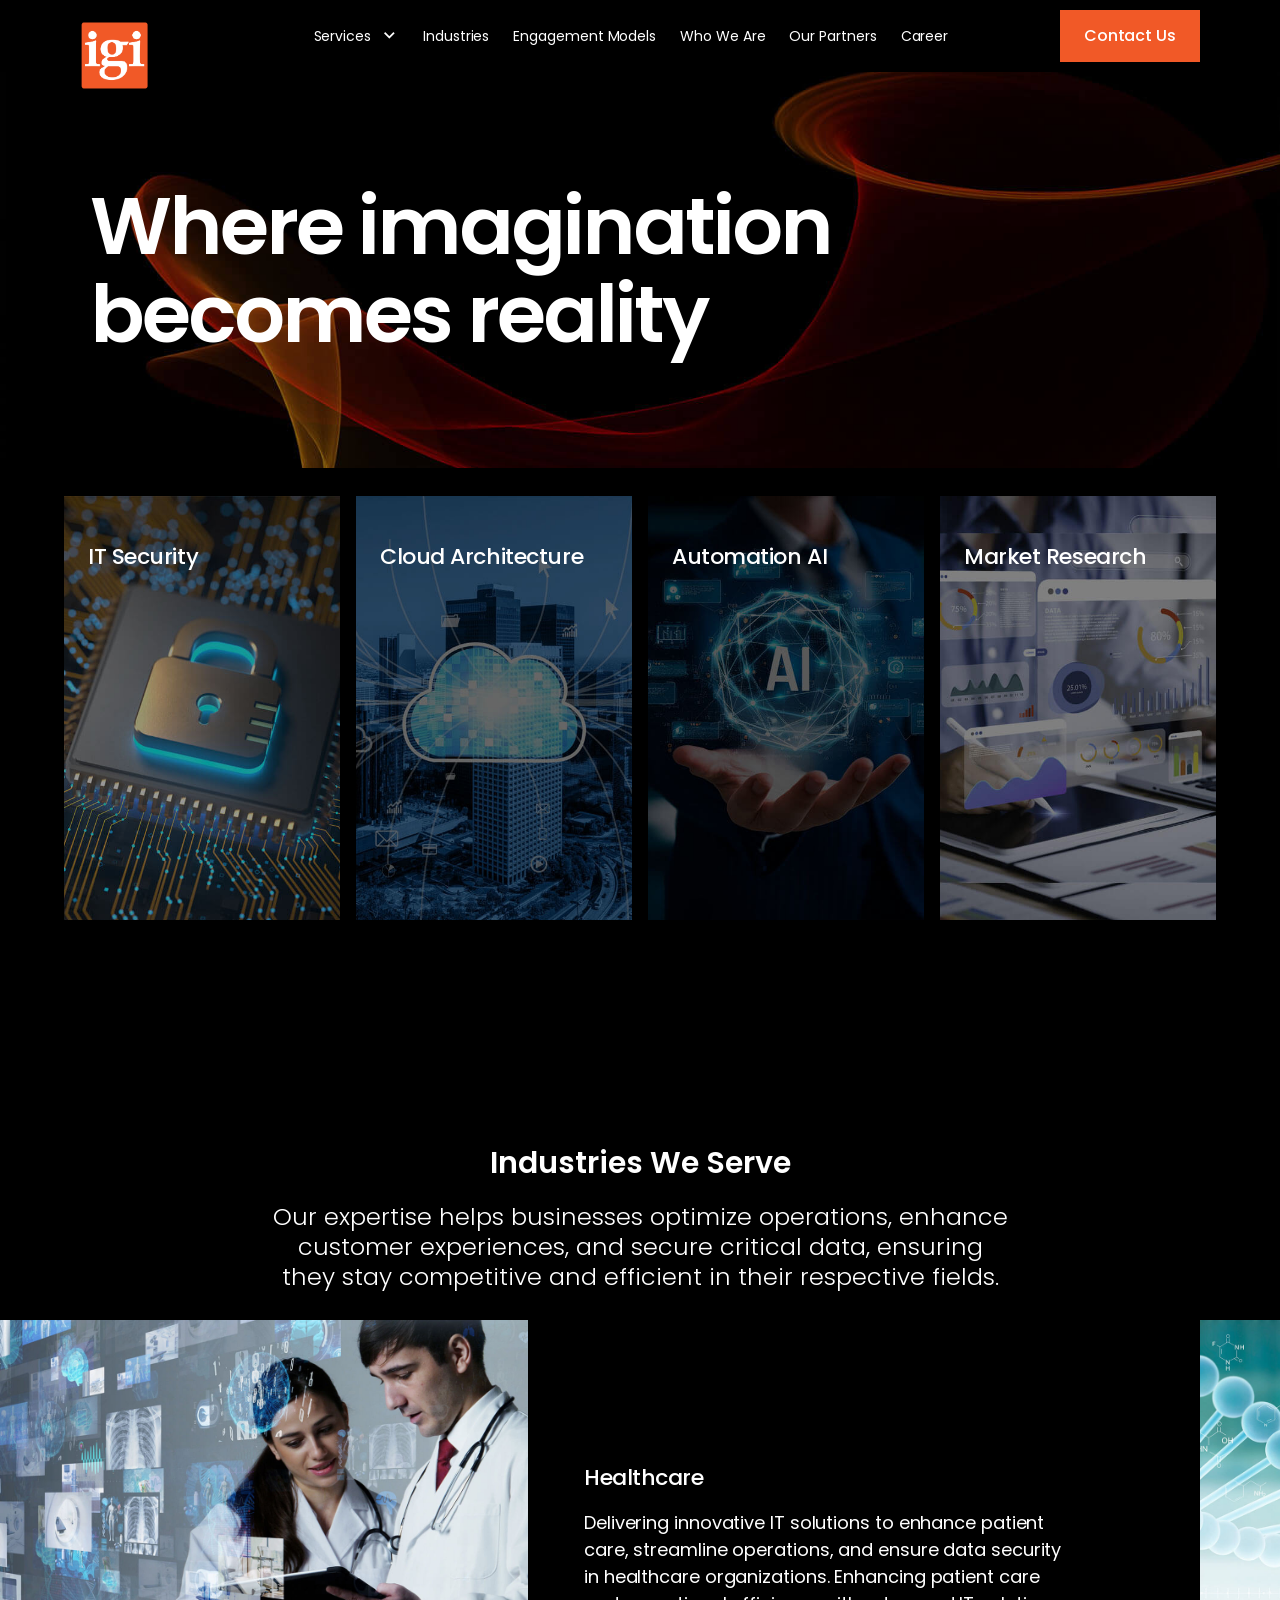
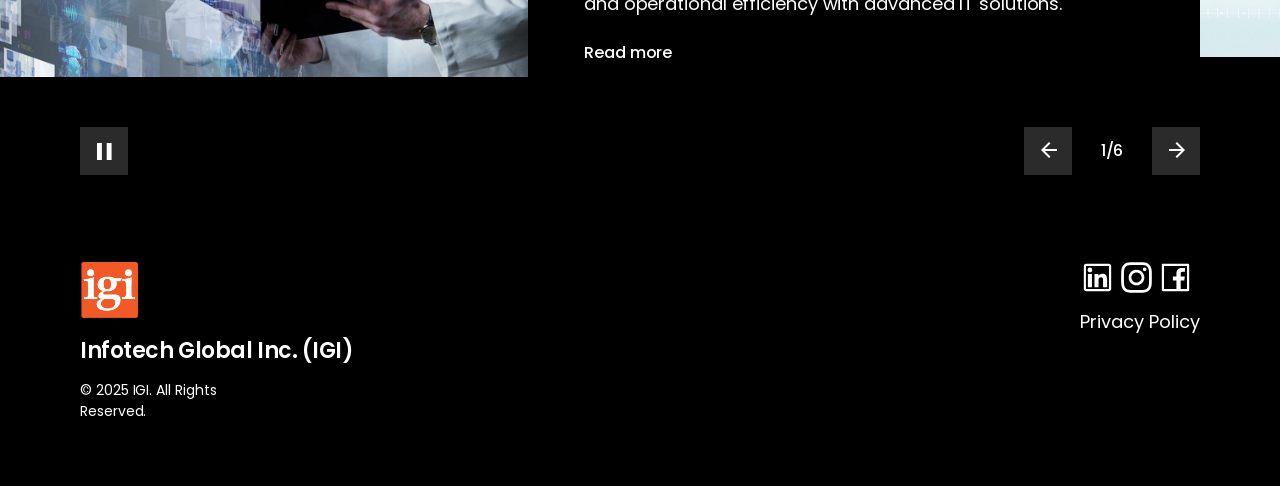
<file: index.html>
<!DOCTYPE html>
<html lang="en-US">
  
<!-- Mirrored from www.igiusa.com/ by HTTrack Website Copier/3.x [XR&CO'2014], Sun, 09 Aug 2026 22:44:04 GMT -->
<meta http-equiv="content-type" content="text/html;charset=utf-8" />
  <head>
    <meta charset="UTF-8" />
    <title>IGI | Infotech Global India</title>
    <link rel="icon" type="image/x-icon" href="img/favicon-32x32.png" />
    <meta name="template" content="rad-template" />
    <meta name="viewport" content="width=device-width, initial-scale=1" />

    <script>
      window.adobeDataLayer = window.adobeDataLayer || [];
    </script>

    <meta name="title" content="" />
    <meta name="description" content="" />
    <meta name="keywords" content="" />

    <meta name="robots" content="follow,index" />
    <link rel="canonical" href="index-2.html" />

    <link rel="stylesheet" href="libs/grid.css" type="text/css" />
    <link rel="stylesheet" href="libs/style.min.css" type="text/css" />
    <link rel="stylesheet" href="libs/cus_style.css" type="text/css" />
  </head>
  <body
    class="radicaligidesign generic page basicpage"
    id="page-f3f3debf6f"
    data-barba="wrapper"
    data-cmp-data-layer-enabled
  >
    <div class="root container responsivegrid">
      <div id="container-1309251dc9" class="cmp-container">
        <header class="customexperiencefragment experiencefragment">
          <div
            id="header"
            class="cmp-experiencefragment cmp-experiencefragment--global-header"
          >
            <div id="container-84b50968ae" class="cmp-container">
              <div class="aem-Grid aem-Grid--12 aem-Grid--default--12">
                <div
                  class="ghost aem-GridColumn aem-GridColumn--default--12"
                ></div>
                <div
                  class="globalnav aem-GridColumn aem-GridColumn--default--12"
                >
                  <!-- Global Nav -->
                  <div class="rad-global-nav" id="globalnav-b9f5a008bb">
                    <div class="rad-global-nav__wrapper">
                      <nav
                        aria-label="global"
                        class="rad-global-nav__container"
                      >
                        <div class="rad-global-nav__menu">
                          <button
                            class="rad-icon-button rad-nav-icon-button rad-global-nav__menu-open"
                            type="button"
                            aria-expanded="false"
                            aria-label="menu"
                          >
                            <div class="rad-icon-button__text">Menu</div>
                            <div class="rad-icon rad-icon__menu"></div>
                          </button>
                        </div>
                        <div class="rad-global-nav__logo">
                          <a
                            href="index-2.html"
                            class="rad-global-nav__static-logo"
                          >
                            <img src="img/logo.png" height="60px" />
                          </a>
                          <a href="index-2.html" class="cmp-logo">
                            <div class="cmp-logo__svg-wrapper">
                              <img src="img/logo.png" width="70px" />
                            </div>
                          </a>
                        </div>
                        <div class="rad-global-nav__primary-nav" role="toolbar">
                          <button
                            class="rad-icon-button rad-icon-button--primary rad-nav-icon-button rad-global-nav__menu-close"
                            type="button"
                            aria-expanded="false"
                            aria-label="close-menu"
                          >
                            <div class="rad-icon-button__text">Close Menu</div>
                            <div
                              class="rad-icon rad-icon--compact rad-icon__close"
                              aria-hidden="true"
                            ></div>
                          </button>
                          <ul class="rad-global-nav__menu-items">
                            <li class="submenu_ser">
                              <button
                                class="rad-button rad-button--ghost rad-global-nav__l1--button btn_dropdown_menu"
                                type="button"
                              >
                                <div class="rad-button__text">Services</div>
                                <div
                                  class="rad-button__icon-right rad-icon rad-icon__chevron-down rad-icon--compact"
                                ></div>
                              </button>
                              <div class="xfpage page basicpage">
                                <div
                                  id="container-ad6131fecc"
                                  class="cmp-container"
                                >
                                  <div
                                    class="aem-Grid aem-Grid--12 aem-Grid--default--12"
                                  >
                                    <div
                                      class="rad-global-nav__menu-item-content aem-GridColumn aem-GridColumn--default--12 nav_level_2"
                                    >
                                      <button
                                        class="menu-item-content__back-button rad-button rad-button--ghost"
                                      >
                                        <div
                                          class="rad-button__icon-left rad-icon rad-icon__chevron-left"
                                        ></div>
                                        <div class="rad-button__text">Back</div>
                                      </button>
                                      <div class="rad-submenu__cta-wrapper">
                                        <a
                                          href="#0"
                                          target="_self"
                                          rel=" "
                                          class="rad-submenu__cta rad-button rad-button--tertiary"
                                          data-barba-transition
                                        >
                                          <div class="rad-button__text">
                                            How we can help you
                                          </div>
                                          <div
                                            class="rad-button__icon-right rad-icon rad-icon__chevron-right rad-icon--compact"
                                            aria-hidden="true"
                                          ></div>
                                        </a>
                                      </div>
                                      <div class="rad-global-nav__submenu">
                                        <div class="l2-item">
                                          <!-- <div class="fs-26">Services</div> -->
                                          <button
                                            class="rad-global-nav__l2-button"
                                          >
                                            <a href="it-security.html"
                                              >IT Security</a
                                            >
                                          </button>
                                          <div class="l2-links" role="list">
                                            <a
                                              class="rad-global-nav__l2-link cus_nav11"
                                              href="it-security.html"
                                              >IT Security</a
                                            >
                                            <a
                                              role="listitem"
                                              class="rad-global-nav__l2-link"
                                              href="it-security.html"
                                            >
                                              Zero Trust Architecture
                                            </a>
                                            <a
                                              role="listitem"
                                              class="rad-global-nav__l2-link"
                                              href="it-security.html"
                                            >
                                              Security Operations
                                            </a>
                                            <a
                                              role="listitem"
                                              class="rad-global-nav__l2-link"
                                              href="it-security.html"
                                            >
                                              Security Assessments & Compliance
                                            </a>
                                            <a
                                              role="listitem"
                                              class="rad-global-nav__l2-link"
                                              href="it-security.html"
                                            >
                                              Strategic Roadmap & Governance
                                            </a>
                                          </div>
                                          <button
                                            class="rad-global-nav__l2-button"
                                          >
                                            <a href="cloud-architecture.html"
                                              >Cloud Architecture</a
                                            >
                                          </button>
                                          <div class="l2-links" role="list">
                                            <a
                                              class="rad-global-nav__l2-link cus_nav11"
                                              href="cloud-architecture.html"
                                              >Cloud Architecture</a
                                            >
                                            <a
                                              role="listitem"
                                              class="rad-global-nav__l2-link"
                                              href="cloud-architecture.html"
                                            >
                                              Cloud Modernization
                                            </a>
                                            <a
                                              role="listitem"
                                              class="rad-global-nav__l2-link"
                                              href="cloud-architecture.html"
                                            >
                                              Cloud Migration
                                            </a>
                                            <a
                                              role="listitem"
                                              class="rad-global-nav__l2-link"
                                              href="cloud-architecture.html"
                                            >
                                              Cloud AI Solutions
                                            </a>
                                            <a
                                              role="listitem"
                                              class="rad-global-nav__l2-link"
                                              href="cloud-architecture.html"
                                            >
                                              Cloud Suppport
                                            </a>
                                          </div>
                                        </div>

                                        <div class="l2-item">
                                          <button
                                            class="rad-global-nav__l2-button"
                                          >
                                            <a href="automation-ai.html">
                                              Automation AI
                                            </a>
                                          </button>
                                          <div class="l2-links" role="list">
                                            <a
                                              class="rad-global-nav__l2-link cus_nav11"
                                              href="automation-ai.html"
                                            >
                                              Automation AI
                                            </a>
                                            <a
                                              role="listitem"
                                              class="rad-global-nav__l2-link"
                                              href="automation-ai.html"
                                            >
                                              Data Science Machine Learning
                                            </a>
                                            <a
                                              role="listitem"
                                              class="rad-global-nav__l2-link"
                                              href="automation-ai.html"
                                            >
                                              MLOPS AND AIOPS</a
                                            >
                                            <a
                                              role="listitem"
                                              class="rad-global-nav__l2-link"
                                              href="automation-ai.html"
                                            >
                                              Generative AI
                                            </a>

                                            <a
                                              role="listitem"
                                              class="rad-global-nav__l2-link"
                                              href="automation-ai.html"
                                            >
                                              DevOps
                                            </a>
                                          </div>
                                          <button
                                            class="rad-global-nav__l2-button"
                                          >
                                            <a href="market-research.html">
                                              Market Research</a
                                            >
                                          </button>
                                          <div class="l2-links" role="list">
                                            <a
                                              class="rad-global-nav__l2-link cus_nav11"
                                              href="market-research.html"
                                            >
                                              Market Research</a
                                            >
                                            <a
                                              role="listitem"
                                              class="rad-global-nav__l2-link"
                                              href="#0"
                                            >
                                              Survey Programming
                                            </a>
                                            <a
                                              role="listitem"
                                              class="rad-global-nav__l2-link"
                                              href="#0"
                                            >
                                              Data Analysis and Reporting
                                            </a>
                                            <a
                                              role="listitem"
                                              class="rad-global-nav__l2-link"
                                              href="#0"
                                            >
                                              CATI
                                            </a>
                                            <a
                                              role="listitem"
                                              class="rad-global-nav__l2-link"
                                              href="#0"
                                            >
                                              Support Services
                                            </a>
                                          </div>
                                        </div>
                                        <div class="l2-item">
                                          <button
                                            class="rad-global-nav__l2-button"
                                          >
                                            <a
                                              href="analytics-business-intelligence.html"
                                            >
                                              Analytics & Business</a
                                            >
                                          </button>
                                          <div class="l2-links" role="list">
                                            <a
                                              class="rad-global-nav__l2-link cus_nav11"
                                              href="analytics-business-intelligence.html"
                                            >
                                              Analytics & Business
                                            </a>
                                            <a
                                              role="listitem"
                                              class="rad-global-nav__l2-link"
                                              href="analytics-business-intelligence.html"
                                            >
                                              Enterprise Reporting and
                                              Dashboards
                                            </a>
                                            <a
                                              role="listitem"
                                              class="rad-global-nav__l2-link"
                                              href="analytics-business-intelligence.html"
                                            >
                                              BI Modernization
                                            </a>
                                            <a
                                              role="listitem"
                                              class="rad-global-nav__l2-link"
                                              href="analytics-business-intelligence.html"
                                            >
                                              Analytics Integrations</a
                                            >
                                            <a
                                              role="listitem"
                                              class="rad-global-nav__l2-link"
                                              href="analytics-business-intelligence.html"
                                            >
                                              Consulting, Strategy, Engineering
                                              Roadmaps</a
                                            >
                                          </div>
                                          <button
                                            class="rad-global-nav__l2-button"
                                          >
                                            <a href="#0">
                                              Identity and Access Management</a
                                            >
                                          </button>
                                          <div class="l2-links" role="list">
                                            <a
                                              class="rad-global-nav__l2-link cus_nav11"
                                              href="#0"
                                            >
                                              Identity and Access Management
                                            </a>
                                            <a
                                              class="rad-global-nav__l2-link"
                                              href="#0"
                                            >
                                              Strengthened Authentication
                                            </a>
                                            <a
                                              role="listitem"
                                              class="rad-global-nav__l2-link"
                                              href="#0"
                                            >
                                              Identity Proofing Integration and
                                              Vendor Support
                                            </a>
                                          </div>
                                        </div>
                                        <div class="l2-item">
                                          <button
                                            class="rad-global-nav__l2-button"
                                          >
                                            <a href="#0">
                                              Application Development</a
                                            >
                                          </button>
                                          <div class="l2-links" role="list">
                                            <a
                                              role="listitem"
                                              class="rad-global-nav__l2-link cus_nav11"
                                              href="#0"
                                            >
                                              Application Development
                                            </a>
                                            <a
                                              role="listitem"
                                              class="rad-global-nav__l2-link"
                                              href="#0"
                                            >
                                              Cloud-native Architecture
                                            </a>
                                            <a
                                              role="listitem"
                                              class="rad-global-nav__l2-link"
                                              href="#0"
                                            >
                                              Highly scalable line of business
                                              app</a
                                            >
                                            <a
                                              role="listitem"
                                              class="rad-global-nav__l2-link"
                                              href="#0"
                                            >
                                              Modernization
                                            </a>
                                            <a
                                              role="listitem"
                                              class="rad-global-nav__l2-link"
                                              href="#0"
                                            >
                                              Personalized recommendations
                                            </a>
                                            <a
                                              role="listitem"
                                              class="rad-global-nav__l2-link"
                                              href="#0"
                                            >
                                              Mobile workforce Apps</a
                                            >
                                            <a
                                              role="listitem"
                                              class="rad-global-nav__l2-link"
                                              href="#0"
                                            >
                                              Virtual Assistants and Chatbots</a
                                            >
                                            <a
                                              role="listitem"
                                              class="rad-global-nav__l2-link"
                                              href="#0"
                                            >
                                              Secure DevOps</a
                                            >
                                          </div>
                                        </div>
                                      </div>
                                    </div>
                                  </div>
                                </div>
                              </div>
                            </li>

                            <li>
                              <a
                                class="rad-button rad-button--ghost rad-global-nav__l1--link"
                                href="industries.html"
                              >
                                <div class="rad-button__text">Industries</div>
                              </a>
                            </li>
                            <li>
                              <a
                                class="rad-button rad-button--ghost rad-global-nav__l1--link"
                                href="engagement-models.html"
                              >
                                <div class="rad-button__text">
                                  Engagement Models
                                </div>
                              </a>
                            </li>
                            <li>
                              <a
                                class="rad-button rad-button--ghost rad-global-nav__l1--link"
                                href="who-we-are.html"
                              >
                                <div class="rad-button__text">Who We Are</div>
                              </a>
                            </li>
                            <li>
                              <a
                                class="rad-button rad-button--ghost rad-global-nav__l1--link"
                                href="our-partner.html"
                              >
                                <div class="rad-button__text">Our Partners</div>
                              </a>
                            </li>

                            <li>
                              <a
                                class="rad-button rad-button--ghost rad-global-nav__l1--link"
                                href="career.html"
                              >
                                <div class="rad-button__text">Career</div>
                              </a>
                            </li>
                            <li class="show_device_sm">
                              <a
                                class="rad-button rad-button--ghost rad-global-nav__l1--link"
                                href="contact-us.html"
                              >
                                <div class="rad-button__text">Contact Us</div>
                              </a>
                            </li>
                          </ul>
                        </div>
                        <div class="rad-global-nav__utility-nav d-none-md">
                          <a
                            href="contact-us.html"
                            target="_self"
                            aria-label=""
                            class="rad-button rad-button--primary"
                          >
                            <div class="rad-button__text">Contact Us</div>
                          </a>
                        </div>
                      </nav>
                    </div>
                    <div class="rad-global-nav__overlay"></div>
                  </div>
                </div>
              </div>
            </div>
          </div>
        </header>
        <main class="container responsivegrid">
          <div
            id="main"
            data-barba="container"
            data-barba-namespace="container-be4b5e8654"
            data-pageid="page-f3f3debf6f"
            class="cmp-container"
          >
            <!-- Hero Custom component start -->
            <section id="hero_custom" class="hero_custom">
              <a
                target="_self"
                class="hero_custom__cta_1"
                href="#0"
                title="Explore more"
                data-analytics-link-name="Explore more"
                data-analytics-module-name="frontpagehero-1"
                data-analytics-template-zone="front-page-hero"
                data-analytics-link-type="engagement"
                data-barba-transition
              >
                <div class="hero_custom__grid">
                  <h1
                    class="hero_custom__headline"
                    aria-label="Where imagination becomes reality"
                  >
                    <span
                      class="hero_custom__headline__text hero_custom__headline__text--left"
                      role="presentation"
                      aria-hidden="true"
                    >
                      Where imagination becomes reality
                    </span>
                  </h1>

                  <!-- Uncomment the following article section if needed -->
                  <!-- 
      <article class="hero_custom__body">
        <div role="presentation" aria-hidden="true" class="hero_custom__body__border"></div>
        <div class="hero_custom__body__hero_text">
          <p class="hero_custom__body__hero_text__title">
            Duis aute irure dolor in reprehenderit in voluptate
          </p>
          <div class="hero_cta_2">
            <span class="cta_span">Explore more</span>
            <div class="hero_custom__cta__icon" role="presentation" aria-hidden="true">
              <svg xmlns="http://www.w3.org/2000/svg" viewBox="0 0 20 20">
                <path d="M8.16667 15L7 13.8333L10.8333 10L7 6.16667L8.16667 5L13.1667 10L8.16667 15Z"/>
              </svg>
            </div>
          </div>
        </div>
      </article>
      -->
                </div>
              </a>
            </section>
            <!-- Hero Custom component end -->
            <div class="tilegridv2 tilegrid">
              <div
                class="rad-card-grid rad-spacing-vertical-md"
                id="redesign-tile"
              >
                <div class="rad-card-grid__cards-viewport">
                  <div
                    class="rad-card-grid__cards-container"
                    data-template-zone="block-tilegrid"
                  >
                    <div
                      class="rad-content-grid-card rad-content-grid-card--case-study-dark"
                      id="case-study-hero-4828dc385f"
                      data-cta-title="Expand"
                    >
                      <!-- DEV NOTE: aria-label text is copied from __label and __title below -->
                      <button
                        onclick="location.href = 'it-security.html';"
                        class="rad-content-grid-card__front-toggle"
                        aria-expanded="false"
                      ></button>
                      <!-- DEV NOTE: aria-label text is copied from __content and rad-button--tertiary-dynamic below -->
                      <a
                        target="_self"
                        href="it-security.html"
                        class="rad-content-grid-card__cta-cover"
                        tabindex="-1"
                        aria-label=""
                        data-barba-transition
                      ></a>
                      <button
                        disabled
                        class="rad-icon-button rad-content-grid-card__close-button"
                        tabindex="-1"
                        aria-hidden="true"
                      >
                        <div class="rad-icon-button__text">Close</div>
                        <div
                          class="rad-icon rad-icon__close"
                          aria-hidden="true"
                        ></div>
                      </button>
                      <div class="rad-content-grid-card__full-image">
                        <div class="image radimage">
                          <div
                            data-cmp-is="image"
                            data-cmp-lazy
                            data-cmp-lazythreshold="0"
                            data-cmp-src="img/home/1.jpg"
                            class="cmp-image"
                            itemscope
                          >
                            <noscript data-cmp-hook-image="noscript">
                              <img
                                src="img/home/1.jpg"
                                class="cmp-image__image"
                                itemprop="contentUrl"
                                data-cmp-hook-image="image"
                                alt
                              />
                            </noscript>
                          </div>
                        </div>
                      </div>
                      <div class="rad-content-grid-card__title">
                        IT Security
                      </div>

                      <div class="rad-content-grid-card__sliding-content">
                        <div class="rad-content-grid-card__front-content"></div>
                        <div class="rad-content-grid-card__back-content">
                          <div class="rad-content-grid-card__content cus_para">
                            <p>Zero Trust Architecture</p>
                            <p>Security Operations</p>
                            <p>Security Assessments & Compliance</p>
                            <p>Strategic Roadmap & Governance</p>
                          </div>
                          <a
                            href="it-security.html"
                            class="rad-button rad-button--ghost"
                            tabindex="-1"
                            target="_self"
                            data-barba-transition
                          >
                            <div class="rad-button__text">Explore</div>
                            <div
                              class="rad-button__icon-right rad-icon rad-icon__chevron-right rad-icon--compact"
                              aria-hidden="true"
                            ></div>
                          </a>
                        </div>
                      </div>
                    </div>
                    <div
                      class="rad-content-grid-card rad-content-grid-card--research-report-dark"
                      id="research-report-2c74138996"
                      data-cta-title="Expand"
                      data-card-title="Reinvention in the age of generative AI"
                      data-cta-link="/us-en/insights/consulting/total-enterprise-reinvention"
                      data-content-type="researchReport"
                      data-analytics-asset-id="card-2c74138996"
                      data-cs-override-id="card-2c74138996"
                    >
                      <button
                        class="rad-content-grid-card__front-toggle"
                        aria-expanded="false"
                        onclick="location.href = 'cloud-architecture.html';"
                      ></button>
                      <!-- DEV NOTE: aria-label text is copied from __content and rad-button--tertiary-dynamic below -->
                      <a
                        target="_self"
                        href="cloud-architecture.html"
                        class="rad-content-grid-card__cta-cover"
                        tabindex="-1"
                        aria-label=""
                        data-barba-transition
                      ></a>
                      <button
                        disabled
                        class="rad-icon-button rad-content-grid-card__close-button"
                        tabindex="-1"
                        aria-hidden="true"
                      >
                        <div class="rad-icon-button__text">Close</div>
                        <div
                          class="rad-icon rad-icon__close"
                          aria-hidden="true"
                        ></div>
                      </button>
                      <div class="rad-content-grid-card__full-image">
                        <div class="image radimage">
                          <div
                            data-cmp-is="image"
                            data-cmp-lazy
                            data-cmp-lazythreshold="0"
                            data-cmp-src="img/home/2.jpg"
                            class="cmp-image"
                            itemscope
                          >
                            <noscript data-cmp-hook-image="noscript">
                              <img
                                src="img/home/2.jpg"
                                class="cmp-image__image"
                                itemprop="contentUrl"
                                data-cmp-hook-image="image"
                                alt
                              />
                            </noscript>
                          </div>
                        </div>
                      </div>
                      <div class="rad-content-grid-card__title">
                        Cloud Architecture
                      </div>

                      <div class="rad-content-grid-card__sliding-content">
                        <div class="rad-content-grid-card__front-content"></div>
                        <div
                          class="rad-content-grid-card__back-content cus_align_ment"
                        >
                          <div class="rad-content-grid-card__content cus_para">
                            <p>Cloud Modernization</p>
                            <p>Cloud Migration</p>
                            <p>Cloud AI Solutions</p>
                            <p>Cloud Support</p>
                            <p>&nbsp;</p>
                          </div>
                          <a
                            href="cloud-architecture.html"
                            class="rad-button rad-button--ghost"
                            tabindex="-1"
                            target="_self"
                            data-barba-transition
                          >
                            <div class="rad-button__text">Explore</div>
                            <div
                              class="rad-button__icon-right rad-icon rad-icon__chevron-right rad-icon--compact"
                              aria-hidden="true"
                            ></div>
                          </a>
                        </div>
                      </div>
                    </div>
                    <div
                      class="rad-content-grid-card rad-content-grid-card--case-study-dark"
                      id="case-study-hero-24e41ecd6a"
                      data-cta-title="Expand"
                      data-card-title="Generative AI in the driver’s seat: BMW"
                      data-cta-link="/us-en/case-studies/automotive/bmw-puts-generative-ai-in-the-drivers-seat"
                      data-content-type="caseStudyHero"
                      data-analytics-asset-id="card-24e41ecd6a"
                      data-cs-override-id="card-24e41ecd6a"
                    >
                      <button
                        class="rad-content-grid-card__front-toggle"
                        aria-expanded="false"
                        onclick="location.href = 'automation-ai.html';"
                      ></button>
                      <!-- DEV NOTE: aria-label text is copied from __content and rad-button--tertiary-dynamic below -->
                      <a
                        target="_self"
                        href="automation-ai.html"
                        class="rad-content-grid-card__cta-cover"
                        tabindex="-1"
                        aria-label=""
                        data-barba-transition
                      ></a>
                      <button
                        disabled
                        class="rad-icon-button rad-content-grid-card__close-button"
                        tabindex="-1"
                        aria-hidden="true"
                      >
                        <div class="rad-icon-button__text">Close</div>
                        <div
                          class="rad-icon rad-icon__close"
                          aria-hidden="true"
                        ></div>
                      </button>
                      <div class="rad-content-grid-card__full-image">
                        <div class="image radimage">
                          <div
                            data-cmp-is="image"
                            data-cmp-lazy
                            data-cmp-lazythreshold="0"
                            data-cmp-src="img/home/3.jpg"
                            class="cmp-image"
                            itemscope
                          >
                            <noscript data-cmp-hook-image="noscript">
                              <img
                                src="img/home/3.jpg"
                                class="cmp-image__image"
                                itemprop="contentUrl"
                                data-cmp-hook-image="image"
                                alt
                              />
                            </noscript>
                          </div>
                        </div>
                      </div>
                      <div class="rad-content-grid-card__title">
                        Automation AI
                      </div>

                      <div class="rad-content-grid-card__sliding-content">
                        <div class="rad-content-grid-card__front-content"></div>
                        <div
                          class="rad-content-grid-card__back-content cus_align_ment"
                        >
                          <div class="rad-content-grid-card__content cus_para">
                            <p>Data Science Machine Learning</p>
                            <p>MLOPS AND AIPOS</p>
                            <p>Generative AI</p>
                            <p>DevOps</p>
                          </div>
                          <a
                            href="automation-ai.html"
                            class="rad-button rad-button--ghost"
                            tabindex="-1"
                            target="_self"
                            data-barba-transition
                          >
                            <div class="rad-button__text">Explore</div>
                            <div
                              class="rad-button__icon-right rad-icon rad-icon__chevron-right rad-icon--compact"
                              aria-hidden="true"
                            ></div>
                          </a>
                        </div>
                      </div>
                    </div>
                    <div
                      class="rad-content-grid-card rad-content-grid-card--research-report-dark"
                      id="research-report-f6962175d3"
                      data-cta-title="Expand"
                      data-card-title="Tap into new value with advanced supply chain capabilities"
                      data-cta-link="/us-en/insights/supply-chain/driving-reinvention-mature-supply-chain-networks"
                      data-content-type="researchReport"
                      data-analytics-asset-id="card-f6962175d3"
                      data-cs-override-id="card-f6962175d3"
                    >
                      <button
                        class="rad-content-grid-card__front-toggle"
                        aria-expanded="false"
                        onclick="location.href = 'market-research.html';"
                      ></button>
                      <!-- DEV NOTE: aria-label text is copied from __content and rad-button--tertiary-dynamic below -->
                      <a
                        target="_self"
                        href="market-research.html"
                        class="rad-content-grid-card__cta-cover"
                        tabindex="-1"
                        aria-label=""
                        data-barba-transition
                      ></a>
                      <button
                        disabled
                        class="rad-icon-button rad-content-grid-card__close-button"
                        tabindex="-1"
                        aria-hidden="true"
                      >
                        <div class="rad-icon-button__text">Close</div>
                        <div
                          class="rad-icon rad-icon__close"
                          aria-hidden="true"
                        ></div>
                      </button>
                      <div class="rad-content-grid-card__full-image">
                        <div class="image radimage">
                          <div
                            data-cmp-is="image"
                            data-cmp-lazy
                            data-cmp-lazythreshold="0"
                            data-cmp-src="img/home/4.jpg"
                            class="cmp-image"
                            itemscope
                          >
                            <noscript data-cmp-hook-image="noscript">
                              <img
                                src="img/home/4.jpg"
                                class="cmp-image__image"
                                itemprop="contentUrl"
                                data-cmp-hook-image="image"
                                alt
                              />
                            </noscript>
                          </div>
                        </div>
                      </div>
                      <div class="rad-content-grid-card__title">
                        Market Research
                      </div>

                      <div class="rad-content-grid-card__sliding-content">
                        <div class="rad-content-grid-card__front-content"></div>
                        <div
                          class="rad-content-grid-card__back-content cus_align_ment"
                        >
                          <div class="rad-content-grid-card__content cus_para">
                            <p>Survey Programming</p>
                            <p>Data Analysis and Reporting</p>
                            <p>CATI</p>
                            <p>Support Services</p>
                          </div>
                          <a
                            href="market-research.html"
                            class="rad-button rad-button--ghost"
                            tabindex="-1"
                            target="_self"
                            data-barba-transition
                          >
                            <div class="rad-button__text">Explore</div>
                            <div
                              class="rad-button__icon-right rad-icon rad-icon__chevron-right rad-icon--compact"
                              aria-hidden="true"
                            ></div>
                          </a>
                        </div>
                      </div>
                    </div>
                  </div>
                </div>
                <div class="rad-card-grid__slider-container">
                  <label
                    for="carousel-slider-id"
                    class="rad__range-input-slider-label"
                    >Carousel slider control</label
                  >
                  <input
                    id="carousel-slider-id"
                    class="rad__range-input-slider-for-carousel rad-card-grid__slider"
                    max="500"
                    min="0"
                    name="carousel slider"
                    value="1"
                    type="range"
                  />
                </div>
              </div>
            </div>
            <div class="rad-360-value-title">
              <!-- START: 360º Value Component -->
              <div class="rad-360-value-title__header">
                <div class="rad-360-value-title__header-first-line">
                  <div class="rad-360-value-title__header-360-wrapper">
                    <h2 class="fs-30">Industries We Serve</h2>
                  </div>
                </div>
              </div>
              <p class="rad-360-value-title__sub-header fs-24">
                Our expertise helps businesses optimize operations, enhance
                customer experiences, and secure critical data, ensuring they
                stay competitive and efficient in their respective fields.
              </p>
              <!-- END: 360º Value Component -->
            </div>
            <div class="client-carousel">
              <div
                id="carousel-09c18bca55"
                data-placeholder-text="false"
                class="rad-carousel-image-and-text rad-spacing-vertical-md"
              >
                <div
                  class="rad-carousel-image-and-text__carousel rad-carousel rad-carousel--autorotate"
                  data-autorotate-duration="5000"
                >
                  <div class="rad-carousel-image-and-text__slide">
                    <div id="carouselslide-5f37314b85" class="cmp-image">
                      <img
                        class="cmp-image__image"
                        src="img/home/Healthcare.jpg"
                        alt="Healthcare"
                      />
                    </div>
                    <div
                      id="carouselslide-5f37314b85-slide"
                      class="rad-carousel-image-and-text__slide-text"
                    >
                      <div class="rad-carousel-image-and-text__slide-title">
                        Healthcare
                      </div>
                      <p class="rad-carousel-image-and-text__slide-body">
                        Delivering innovative IT solutions to enhance patient
                        care, streamline operations, and ensure data security in
                        healthcare organizations. Enhancing patient care and
                        operational efficiency with advanced IT solutions.
                      </p>
                      <a
                        href="industries.html"
                        target="_self"
                        class="rad-carousel-image-and-text__slide-cta rad-button rad-button--tertiary"
                      >
                        <div class="rad-button__text">Read more</div>
                        <!-- <div class="rad-button__icon-right rad-icon rad-icon__chevron-right rad-icon--compact"></div> -->
                      </a>
                    </div>
                  </div>
                  <div class="rad-carousel-image-and-text__slide">
                    <div id="carouselslide-5f37314b85" class="cmp-image">
                      <img
                        class="cmp-image__image"
                        src="img/home/Pharma.jpg"
                        alt
                      />
                    </div>
                    <div
                      id="carouselslide-5f37314b85-slide"
                      class="rad-carousel-image-and-text__slide-text"
                    >
                      <div class="rad-carousel-image-and-text__slide-title">
                        Pharma
                      </div>
                      <p class="rad-carousel-image-and-text__slide-body">
                        Enhancing the guest experience and operational
                        efficiency in the hospitality industry with innovative
                        IT solutions. Enhancing guest experience and operational
                        efficiency with innovative IT solutions.
                      </p>
                      <a
                        href="industries.html"
                        target="_self"
                        class="rad-carousel-image-and-text__slide-cta rad-button rad-button--tertiary"
                      >
                        <div class="rad-button__text">Read more</div>
                        <!-- <div class="rad-button__icon-right rad-icon rad-icon__chevron-right rad-icon--compact"></div> -->
                      </a>
                    </div>
                  </div>
                  <div class="rad-carousel-image-and-text__slide">
                    <div id="carouselslide-5f37314b85" class="cmp-image">
                      <img
                        class="cmp-image__image"
                        src="img/home/Banking.jpg"
                        alt
                      />
                    </div>
                    <div
                      id="carouselslide-5f37314b85-slide"
                      class="rad-carousel-image-and-text__slide-text"
                    >
                      <div class="rad-carousel-image-and-text__slide-title">
                        Banking / Financial Services
                      </div>
                      <p class="rad-carousel-image-and-text__slide-body">
                        Providing robust IT services to improve financial
                        operations, secure transactions, and ensure compliance
                        with regulatory standards. Securing transactions and
                        improving financial operations with robust IT services.
                      </p>
                      <a
                        href="industries.html"
                        target="_self"
                        class="rad-carousel-image-and-text__slide-cta rad-button rad-button--tertiary"
                      >
                        <div class="rad-button__text">Read more</div>
                        <!-- <div class="rad-button__icon-right rad-icon rad-icon__chevron-right rad-icon--compact"></div> -->
                      </a>
                    </div>
                  </div>
                  <div class="rad-carousel-image-and-text__slide">
                    <div id="carouselslide-5f37314b85" class="cmp-image">
                      <img
                        class="cmp-image__image"
                        src="img/home/Insurance.jpg"
                        alt
                      />
                    </div>
                    <div
                      id="carouselslide-5f37314b85-slide"
                      class="rad-carousel-image-and-text__slide-text"
                    >
                      <div class="rad-carousel-image-and-text__slide-title">
                        Insurance
                      </div>
                      <p class="rad-carousel-image-and-text__slide-body">
                        We offer specialized IT solutions for the insurance
                        industry, designed to streamline operations, enhance
                        customer service, and ensure data security. Our services
                        include claims processing automation, policy management
                        systems, and advanced analytics for risk assessment. By
                        leveraging our expertise, insurance companies can
                        improve efficiency, reduce costs, and provide better
                        service to their clients.
                      </p>
                      <a
                        href="industries.html"
                        target="_self"
                        class="rad-carousel-image-and-text__slide-cta rad-button rad-button--tertiary"
                      >
                        <div class="rad-button__text">Read more</div>
                        <!-- <div class="rad-button__icon-right rad-icon rad-icon__chevron-right rad-icon--compact"></div> -->
                      </a>
                    </div>
                  </div>
                  <div class="rad-carousel-image-and-text__slide">
                    <div id="carouselslide-5f37314b85" class="cmp-image">
                      <img
                        class="cmp-image__image"
                        src="img/home/Telecom.jpg"
                        alt
                      />
                    </div>
                    <div
                      id="carouselslide-5f37314b85-slide"
                      class="rad-carousel-image-and-text__slide-text"
                    >
                      <div class="rad-carousel-image-and-text__slide-title">
                        Telecommunications
                      </div>
                      <p class="rad-carousel-image-and-text__slide-body">
                        We provide advanced IT solutions for the
                        telecommunications industry, aimed at enhancing network
                        management, customer service, and data security. Our
                        services include network optimization, customer
                        relationship management (CRM) systems, and cybersecurity
                        solutions. By leveraging our expertise,
                        telecommunications companies can improve operational
                        efficiency, deliver superior service to customers, and
                        stay ahead in a rapidly evolving market.
                      </p>
                      <a
                        href="industries.html"
                        target="_self"
                        class="rad-carousel-image-and-text__slide-cta rad-button rad-button--tertiary"
                      >
                        <div class="rad-button__text">Read more</div>
                        <!-- <div class="rad-button__icon-right rad-icon rad-icon__chevron-right rad-icon--compact"></div> -->
                      </a>
                    </div>
                  </div>
                  <div class="rad-carousel-image-and-text__slide">
                    <div id="carouselslide-5f37314b85" class="cmp-image">
                      <img
                        class="cmp-image__image"
                        src="img/home/Transport.jpg"
                        alt
                      />
                    </div>
                    <div
                      id="carouselslide-5f37314b85-slide"
                      class="rad-carousel-image-and-text__slide-text"
                    >
                      <div class="rad-carousel-image-and-text__slide-title">
                        Transportation
                      </div>
                      <p class="rad-carousel-image-and-text__slide-body">
                        We deliver specialized IT solutions for the
                        transportation industry to streamline operations,
                        improve efficiency, and enhance safety. Our services
                        include fleet management systems, route optimization
                        software, and real-time tracking solutions. By utilizing
                        our expertise, transportation companies can optimize
                        logistics, reduce operational costs, and provide timely
                        and reliable services to their clients.
                      </p>
                      <a
                        href="industries.html"
                        target="_self"
                        class="rad-carousel-image-and-text__slide-cta rad-button rad-button--tertiary"
                      >
                        <div class="rad-button__text">Read more</div>
                        <!-- <div class="rad-button__icon-right rad-icon rad-icon__chevron-right rad-icon--compact"></div> -->
                      </a>
                    </div>
                  </div>
                </div>
              </div>
            </div>
            <!-- <div class="floatingcardblock">
            <div id="floatingcardblock-db5a7076ff" class="rad-awards" data-cmp-data-layer="{&#34;floatingcardblock-db5a7076ff&#34;:{&#34;@type&#34;:&#34;cio-sites/components/rad/blocks/floatingcardblock&#34;,&#34;analytics-module-name&#34;:&#34;floatingcardblock-1&#34;,&#34;analytics-template-zone&#34;:&#34;block-global-recognition-and-awards&#34;}}">
              <div class="rad-awards__stage">
                <h2 class="rad-awards__headline">Delivering Innovative IT Solutions</h2>
              </div>
              <div class="rad-awards-cards__presenter">
                <div class="cmp-floating-awards-card">
                  <div id="floatingawardcards-1da42e566f"  class="rad-awards-card rad-awards-card--orange" data-hover-delay="300">
                    <button class="rad-awards-card__toggle">Case Study</button>
                    <div class="rad-awards-card__cover">
                      <div class="rad-awards-card__motion-bg">
                        <lottie-player preserveAspectRatio="xMidYMid slice" class="rad-awards-card__lp" aria-hidden="true" src=""></lottie-player>
                      </div>
                      <h3 class="rad-awards-card__title">Case Study</h3>
                    </div>
                    <div class="rad-awards-card__detail">
                      <div class="rad-awards-card__description">
                        <h4 class="rad-awards-card__subheader">Commercial Operations Processes Baseline Survey</h4>
                        <div class="rad-awards-card__rte">
                          <p>How Infotech Global enhanced their client's commercial operations by gaining a comprehensive understanding of their current processes through a Commercial Operations Processes Baseline Survey.</p>
                          <p>
                            For a leading medical device company that develops innovative therapies in segments such as cardiovascular, and surgical technologies to provide a wide range of products and services to healthcare professionals and patients worldwide.
                          </p>
                        </div>
                      </div>
                      <a href="case-study.html"  target="_self" data-barba-transition class="rad-button rad-button--ghost">
                        <div class="rad-button__text">Read More</div>
                        <div class="rad-button__icon-right rad-icon rad-icon__chevron-right rad-icon--compact" aria-hidden="true"></div>
                      </a>
                    </div>
                  </div>
                </div>
                <div class="cmp-floating-awards-card">
                  <div id="floatingawardcards-f31e5d9a9a" class="rad-awards-card rad-awards-card--orange1" data-hover-delay="300">
                    <button class="rad-awards-card__toggle">Testimonial</button>
                    <div class="rad-awards-card__cover">
                      <div class="rad-awards-card__motion-bg">
                        <lottie-player preserveAspectRatio="xMidYMid slice" class="rad-awards-card__lp" aria-hidden="true" src=""></lottie-player>
                      </div>
                      <h3 class="rad-awards-card__title"> Testimonial </h3>
                    </div>
                    <div class="rad-awards-card__detail">
                      <div class="rad-awards-card__description">
                        <h4 class="rad-awards-card__subheader">Sabya, Consultant IGI US</h4>
                        <div class="rad-awards-card__rte">
                          <p>Working with Infotech Global has been an exceptional experience. Specializing in the healthcare sector, IGI stands out for its quality, innovation, and integrity.

                          </p>
                          <p>
                            Since day one, I've been impressed by the company's culture of collaboration and continuous learning. The leadership team fosters an environment where every voice is heard, and innovative ideas are encouraged. This openness has driven the company's success, creating a workplace where employees feel valued and motivated.....
                          </p>
                        </div>
                      </div>
                      <a href="testimonial.html"  target="_self" data-barba-transition class="rad-button rad-button--ghost">
                        <div class="rad-button__text">Read All</div>
                        <div class="rad-button__icon-right rad-icon rad-icon__chevron-right rad-icon--compact" aria-hidden="true"></div>
                      </a>
                    </div>
                  </div>
                </div>
                <div class="cmp-floating-awards-card">
                  <div id="floatingawardcards-93d774216a" class="rad-awards-card rad-awards-card--orange2" data-hover-delay="300">
                    <button class="rad-awards-card__toggle">Career</button>
                    <div class="rad-awards-card__cover">
                      <div class="rad-awards-card__motion-bg">
                        <lottie-player preserveAspectRatio="xMidYMid slice" class="rad-awards-card__lp" aria-hidden="true" src=""></lottie-player>
                      </div>
                      <h3 class="rad-awards-card__title">Career</h3>
                    </div>
                    <div class="rad-awards-card__detail">
                      <div class="rad-awards-card__description">
                        <h4 class="rad-awards-card__subheader">Join Our Team and Make a Difference</h4>
                        <div class="rad-awards-card__rte">
                          <p>Working at Infotech Global can be a rewarding and career enhancing experience. Because we service all types of industries and businesses which deal with a wide variety of technologies, our consultants are exposed to challenging roles within a wide range of IT disciplines. You will work with cutting edge technology, and our diverse client bases which include Fortune 100 companies who appreciate the value of IT professionals who can connect IT to key business objectives.
                          </p>
                        </div>
                      </div>
                      <a href="career.html"  target="_self" data-barba-transition class="rad-button rad-button--ghost">
                        <div class="rad-button__text">Read More</div>
                        <div class="rad-button__icon-right rad-icon rad-icon__chevron-right rad-icon--compact" aria-hidden="true"></div>
                      </a>
                    </div>
                  </div>
                </div>
              </div>
            </div>
          </div>
          <div class="mixedmediatextblock">
            <div class="rad-mixed-media-and-text rad-mixed-media-and-text--with-optional rad-spacing-vertical-md" id="mixedmediatextblock-178a5a195b" >
              <div class="rad-mixed-media-and-text__media">
                <img class="rad-mixed-media-and-text__primary-media rad-mixed-media-and-text__primary-image" src="img/home/bg1.jpg" alt="" />
               -->
            <!-- </div>
              <div class="rad-mixed-media-and-text__text">
                <div class="rad-mixed-media-and-text__label">About IGI</div>
                <h3 class="rad-mixed-media-and-text__title">Who We Are </h3>
                <p class="rad-mixed-media-and-text__description"> Infotech Global Inc. (IGI) is a leading IT solutions provider, offering Applications development, Consulting and Business Process Outsourcing services globally through a combination of technology, domain and process expertise.</p>
                <a href="who-we-are.html" class="rad-button rad-button--tertiary" data-cmp-clickable target="_self" aria-label="">
                  <div class="rad-button__text">Read More</div>
                  <div class="rad-button__icon-right rad-icon rad-icon__chevron-right rad-icon--compact" aria-hidden="true"></div>
                </a>
              </div>
            </div>
          </div> -->
          </div>
        </main>
        <footer class="customexperiencefragment experiencefragment">
          <div
            id="footer"
            class="cmp-experiencefragment cmp-experiencefragment--global-footer"
          >
            <div id="container-8aacafa91b" class="cmp-container">
              <div class="aem-Grid aem-Grid--12 aem-Grid--default--12">
                <div
                  class="footerblock aem-GridColumn aem-GridColumn--default--12"
                >
                  <!-- /* RAD Footer Block Markup */ -->
                  <div id="footerblock-359f367321">
                    <div class="rad-footer__main">
                      <div>
                        <img
                          src="img/logo.png"
                          width="60px"
                          style="margin-bottom: 15px"
                        />
                        <h4
                          class="rad-footer__title"
                          style="margin-bottom: 15px"
                        >
                          Infotech Global Inc. (IGI)
                        </h4>

                        <p class="rad-footer__copyright">
                          &#169;
                          <span class="rad-footer__this-year">2025</span> IGI.
                          All Rights Reserved.
                        </p>
                      </div>
                      <div class="social_icon">
                        <ul>
                          <li>
                            <a
                              href="https://www.linkedin.com/company/infotech-global-inc/"
                              target="_blank"
                            >
                              <svg
                                stroke="currentColor"
                                fill="currentColor"
                                stroke-width="0"
                                viewBox="0 0 1024 1024"
                                height="1em"
                                width="1em"
                                xmlns="http://www.w3.org/2000/svg"
                              >
                                <path
                                  d="M847.7 112H176.3c-35.5 0-64.3 28.8-64.3 64.3v671.4c0 35.5 28.8 64.3 64.3 64.3h671.4c35.5 0 64.3-28.8 64.3-64.3V176.3c0-35.5-28.8-64.3-64.3-64.3zm0 736c-447.8-.1-671.7-.2-671.7-.3.1-447.8.2-671.7.3-671.7 447.8.1 671.7.2 671.7.3-.1 447.8-.2 671.7-.3 671.7zM230.6 411.9h118.7v381.8H230.6zm59.4-52.2c37.9 0 68.8-30.8 68.8-68.8a68.8 68.8 0 1 0-137.6 0c-.1 38 30.7 68.8 68.8 68.8zm252.3 245.1c0-49.8 9.5-98 71.2-98 60.8 0 61.7 56.9 61.7 101.2v185.7h118.6V584.3c0-102.8-22.2-181.9-142.3-181.9-57.7 0-96.4 31.7-112.3 61.7h-1.6v-52.2H423.7v381.8h118.6V604.8z"
                                ></path>
                              </svg>
                            </a>
                          </li>
                          <li>
                            <a
                              href="https://www.instagram.com/infotech_igi?igsh=MXU5a2ZjaTUyd3dmYg=="
                              target="_blank"
                            >
                              <svg
                                stroke="currentColor"
                                fill="currentColor"
                                stroke-width="0"
                                viewBox="0 0 448 512"
                                height="1em"
                                width="1em"
                                xmlns="http://www.w3.org/2000/svg"
                              >
                                <path
                                  d="M224.1 141c-63.6 0-114.9 51.3-114.9 114.9s51.3 114.9 114.9 114.9S339 319.5 339 255.9 287.7 141 224.1 141zm0 189.6c-41.1 0-74.7-33.5-74.7-74.7s33.5-74.7 74.7-74.7 74.7 33.5 74.7 74.7-33.6 74.7-74.7 74.7zm146.4-194.3c0 14.9-12 26.8-26.8 26.8-14.9 0-26.8-12-26.8-26.8s12-26.8 26.8-26.8 26.8 12 26.8 26.8zm76.1 27.2c-1.7-35.9-9.9-67.7-36.2-93.9-26.2-26.2-58-34.4-93.9-36.2-37-2.1-147.9-2.1-184.9 0-35.8 1.7-67.6 9.9-93.9 36.1s-34.4 58-36.2 93.9c-2.1 37-2.1 147.9 0 184.9 1.7 35.9 9.9 67.7 36.2 93.9s58 34.4 93.9 36.2c37 2.1 147.9 2.1 184.9 0 35.9-1.7 67.7-9.9 93.9-36.2 26.2-26.2 34.4-58 36.2-93.9 2.1-37 2.1-147.8 0-184.8zM398.8 388c-7.8 19.6-22.9 34.7-42.6 42.6-29.5 11.7-99.5 9-132.1 9s-102.7 2.6-132.1-9c-19.6-7.8-34.7-22.9-42.6-42.6-11.7-29.5-9-99.5-9-132.1s-2.6-102.7 9-132.1c7.8-19.6 22.9-34.7 42.6-42.6 29.5-11.7 99.5-9 132.1-9s102.7-2.6 132.1 9c19.6 7.8 34.7 22.9 42.6 42.6 11.7 29.5 9 99.5 9 132.1s2.7 102.7-9 132.1z"
                                ></path>
                              </svg>
                            </a>
                          </li>
                          <li>
                            <a
                              href="https://www.facebook.com/profile.php?id=61565009271241&amp;mibextid=ZbWKwL"
                              target="_blank"
                            >
                              <svg
                                stroke="currentColor"
                                fill="currentColor"
                                stroke-width="0"
                                viewBox="0 0 1024 1024"
                                height="1em"
                                width="1em"
                                xmlns="http://www.w3.org/2000/svg"
                              >
                                <path
                                  d="M880 112H144c-17.7 0-32 14.3-32 32v736c0 17.7 14.3 32 32 32h736c17.7 0 32-14.3 32-32V144c0-17.7-14.3-32-32-32zm-32 736H663.9V602.2h104l15.6-120.7H663.9v-77.1c0-35 9.7-58.8 59.8-58.8h63.9v-108c-11.1-1.5-49-4.8-93.2-4.8-92.2 0-155.3 56.3-155.3 159.6v89H434.9v120.7h104.3V848H176V176h672v672z"
                                ></path>
                              </svg>
                            </a>
                          </li>
                        </ul>
                        <p>
                          <a href="privacy-policy.html"> Privacy Policy</a>
                        </p>
                      </div>
                    </div>
                  </div>
                </div>
              </div>
            </div>
          </div>
        </footer>
      </div>
    </div>
    <script defer src="libs/script-ig.min.js"></script>
    <!-- customfooter -->
    <script defer src="libs/script-igi.min.js"></script>
    <script>
      // Function to check if the device is mobile
      function isMobileDevice() {
        return window.innerWidth <= 768;
      }

      // Add event listener for the dropdown button
      document
        .querySelector(".btn_dropdown_menu")
        .addEventListener("click", function () {
          if (isMobileDevice()) {
            document
              .querySelector(".submenu_ser")
              .classList.add("rad-global-nav__l1--active");
            document
              .querySelector(".nav_level_2")
              .classList.add("rad-global-nav__drawer--open");
            document.querySelector(
              ".menu-item-content__back-button"
            ).style.visibility = "visible";
          }
        });

      // Add event listener for the back button
      document
        .querySelector(".menu-item-content__back-button")
        .addEventListener("click", function () {
          document
            .querySelector(".submenu_ser")
            .classList.remove("rad-global-nav__l1--active");
          document
            .querySelector(".nav_level_2")
            .classList.remove("rad-global-nav__drawer--open");
          document.querySelector(
            ".menu-item-content__back-button"
          ).style.visibility = "hidden";
        });

      // Existing script to handle menu open/close
      document
        .querySelector(".rad-nav-icon-button")
        .addEventListener("click", function () {
          // Add the class to the element with class 'rad-global-nav'
          document
            .querySelector(".rad-global-nav")
            .classList.add("rad-global-nav--menu-open");

          // Add the class to the element with class 'basicpage'
          document
            .querySelector(".basicpage")
            .classList.add("rad-global-nav--active");

          // Add the style to the html tag
          document.documentElement.style.overflow = "hidden";
        });

      document
        .querySelector(".rad-icon__close")
        .addEventListener("click", function () {
          // Remove the class from the element with class 'rad-global-nav'
          document
            .querySelector(".rad-global-nav")
            .classList.remove("rad-global-nav--menu-open");

          // Remove the class from the element with class 'basicpage'
          document
            .querySelector(".basicpage")
            .classList.remove("rad-global-nav--active");

          // Remove the style from the html tag
          document.documentElement.style.overflow = "";
        });
    </script>
  </body>

<!-- Mirrored from www.igiusa.com/ by HTTrack Website Copier/3.x [XR&CO'2014], Sun, 09 Aug 2026 22:44:11 GMT -->
</html>
</file>
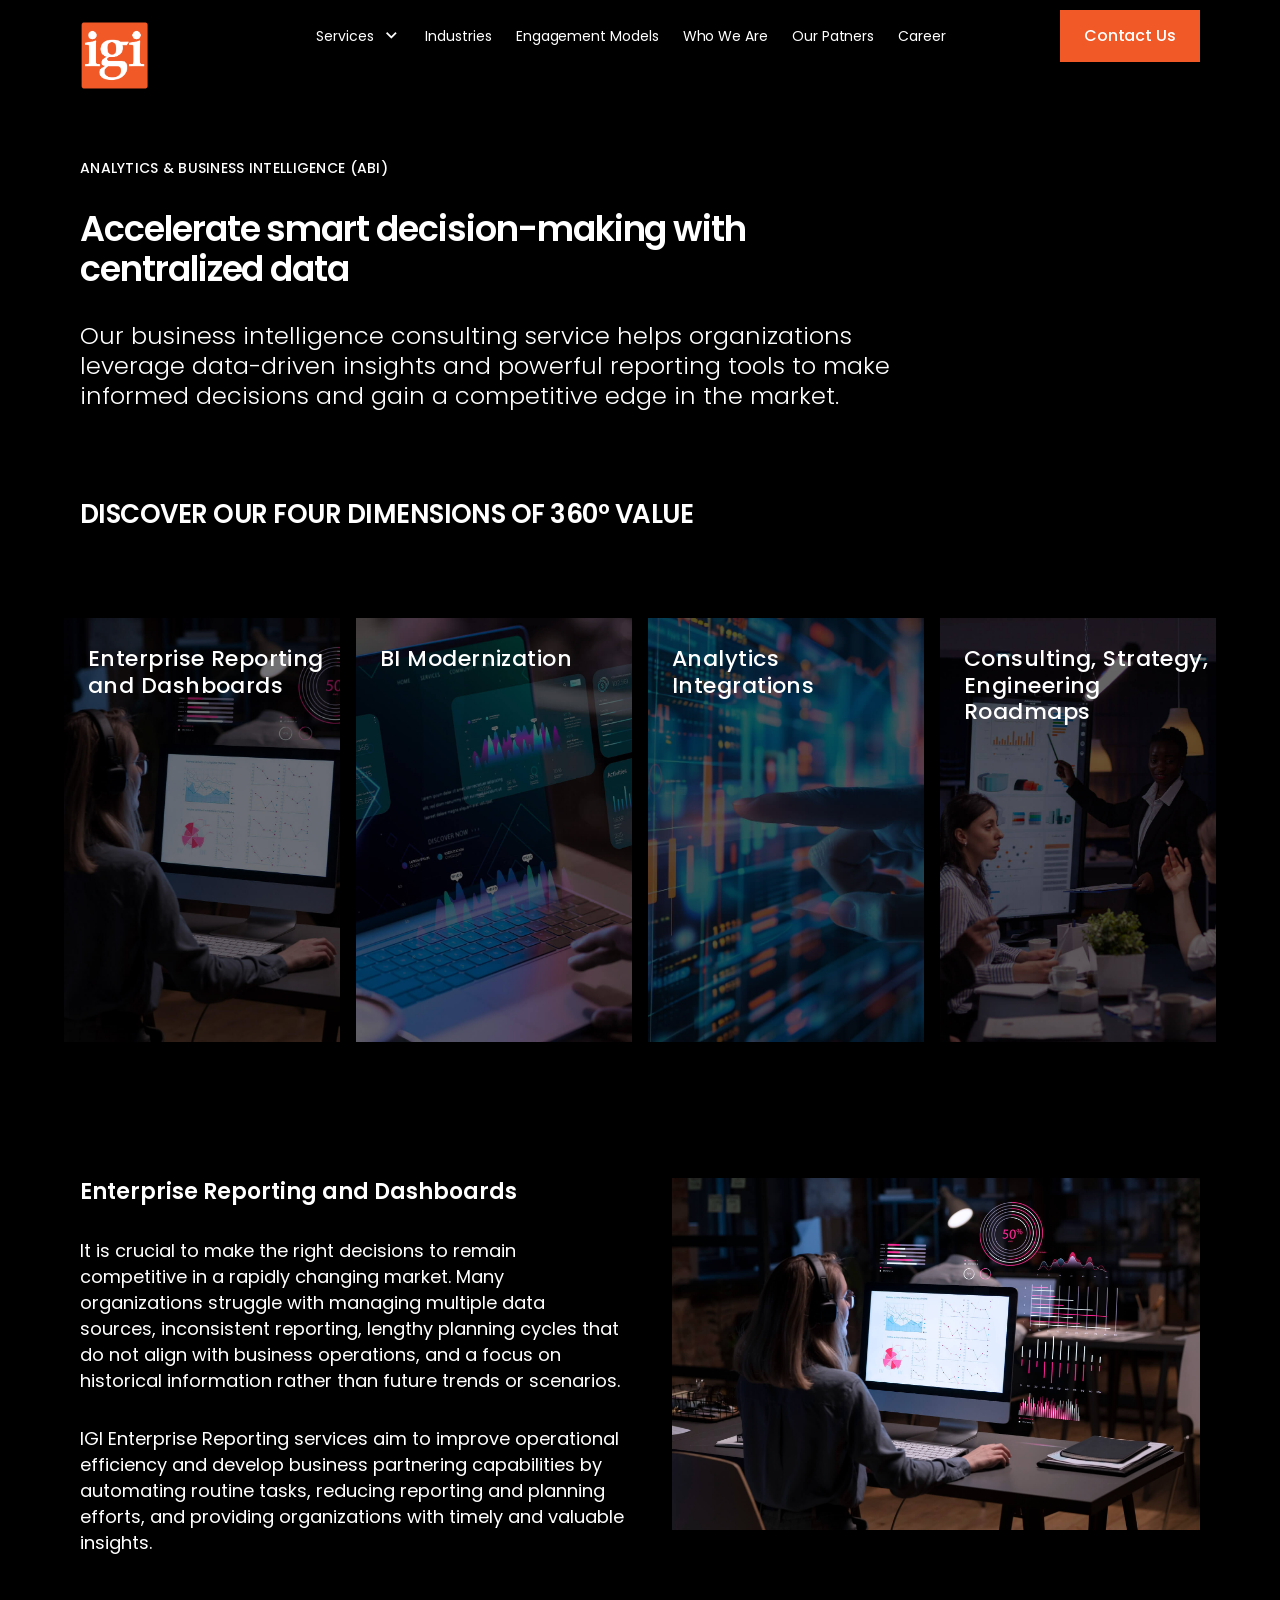
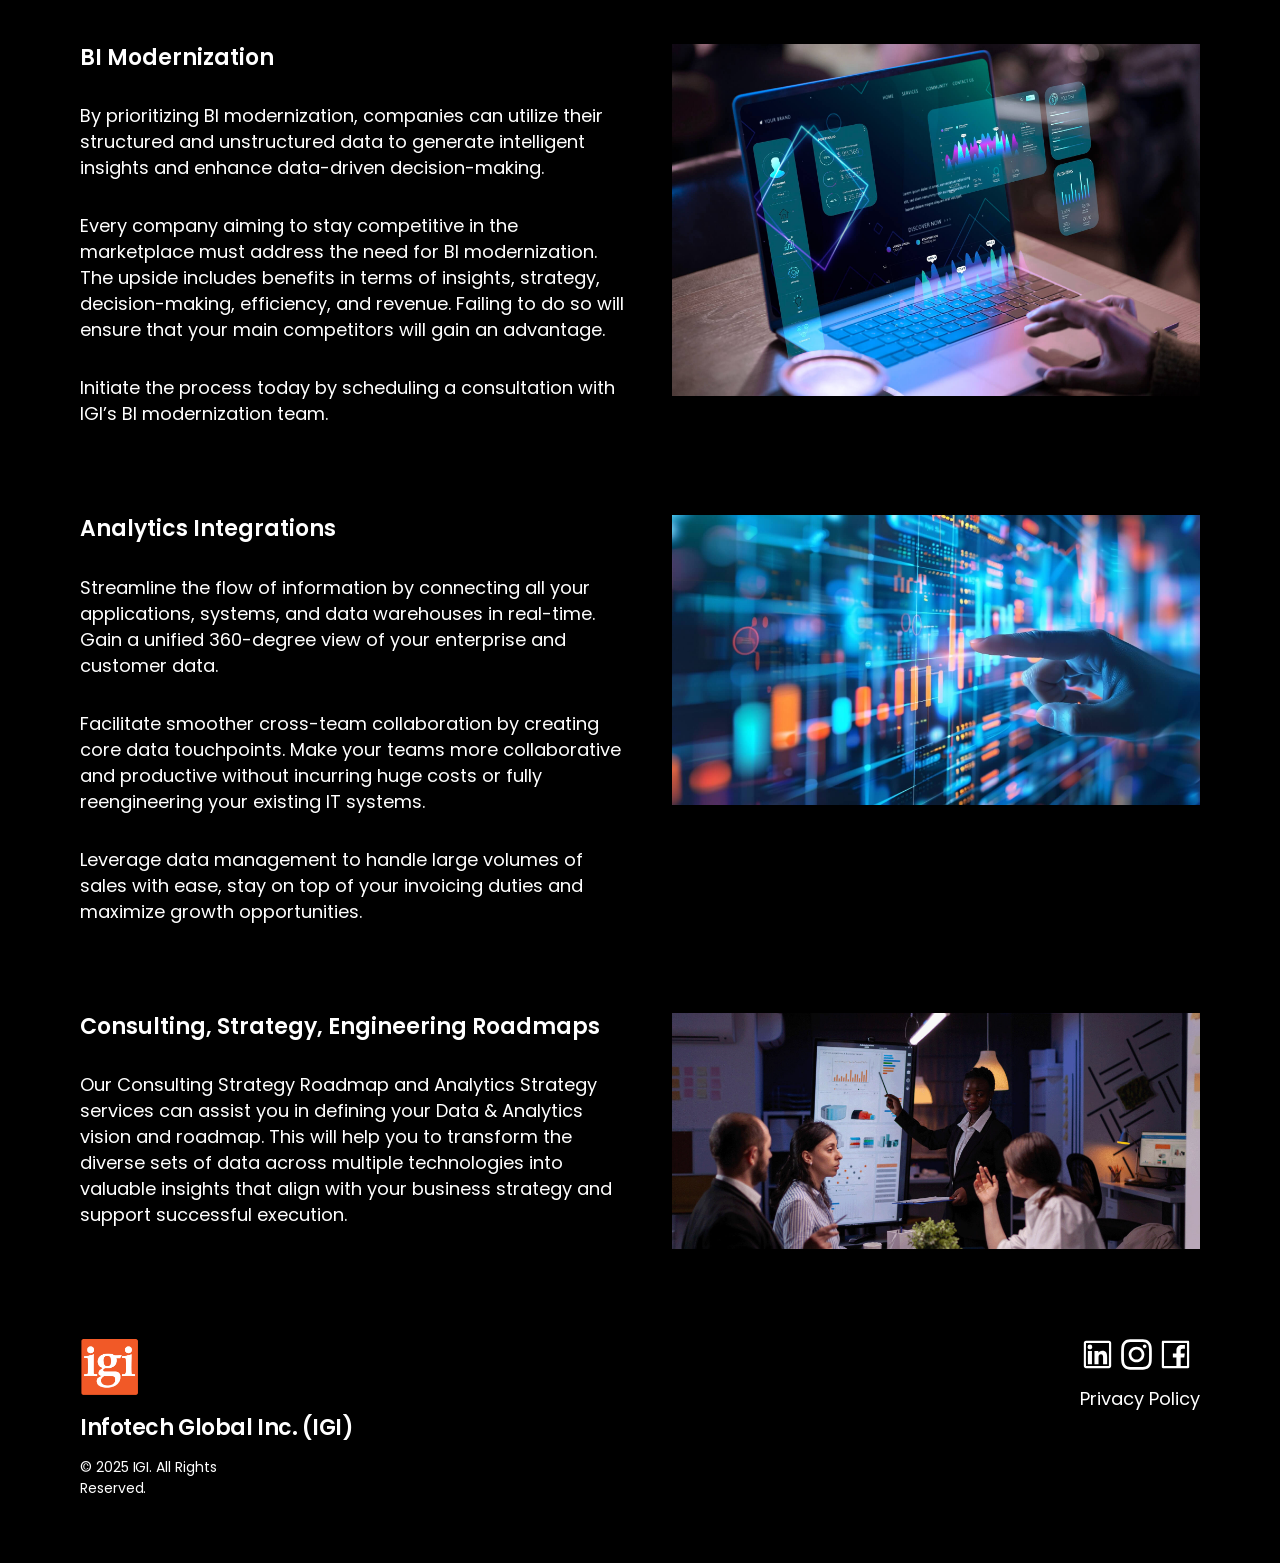
<file: analytics-business-intelligence.html>
<!DOCTYPE html>
<html lang="en-US">
  
<!-- Mirrored from www.igiusa.com/analytics-business-intelligence.html by HTTrack Website Copier/3.x [XR&CO'2014], Sun, 09 Aug 2026 22:44:26 GMT -->
<meta http-equiv="content-type" content="text/html;charset=utf-8" />
  <head>
    <meta charset="UTF-8" />
    <title>IGI | Infotech Global India</title>
    <link rel="icon" type="image/x-icon" href="img/favicon-32x32.png" />
    <meta name="template" content="rad-template" />
    <meta name="viewport" content="width=device-width, initial-scale=1" />

    <meta name="title" content="" />
    <meta name="description" content="" />
    <meta name="keywords" content="" />

    <meta name="robots" content="follow,index" />
    <link rel="canonical" href="index-2.html" />

    <link rel="stylesheet" href="libs/grid.css" type="text/css" />
    <link rel="stylesheet" href="libs/style.min.css" type="text/css" />
    <link rel="stylesheet" href="libs/cus_style.css" type="text/css" />
  </head>
  <body
    class="radicaligidesign generic page basicpage"
    id="page-f3f3debf6f"
    data-barba="wrapper"
    data-cmp-data-layer-enabled
  >
    <div class="root container responsivegrid">
      <div id="container-1309251dc9" class="cmp-container">
        <header class="customexperiencefragment experiencefragment">
          <div
            id="header"
            class="cmp-experiencefragment cmp-experiencefragment--global-header"
          >
            <div id="container-84b50968ae" class="cmp-container">
              <div class="aem-Grid aem-Grid--12 aem-Grid--default--12">
                <div
                  class="ghost aem-GridColumn aem-GridColumn--default--12"
                ></div>
                <div
                  class="globalnav aem-GridColumn aem-GridColumn--default--12"
                >
                  <!-- Global Nav -->
                  <div class="rad-global-nav" id="globalnav-b9f5a008bb">
                    <div class="rad-global-nav__wrapper">
                      <nav
                        aria-label="global"
                        class="rad-global-nav__container"
                      >
                        <div class="rad-global-nav__menu">
                          <button
                            class="rad-icon-button rad-nav-icon-button rad-global-nav__menu-open"
                            type="button"
                            aria-expanded="false"
                            aria-label="menu"
                          >
                            <div class="rad-icon-button__text">Menu</div>
                            <div class="rad-icon rad-icon__menu"></div>
                          </button>
                        </div>
                        <div class="rad-global-nav__logo">
                          <a
                            href="index-2.html"
                            class="rad-global-nav__static-logo"
                          >
                            <img src="img/logo.png" height="60px" />
                          </a>
                          <a href="index-2.html" class="cmp-logo">
                            <div class="cmp-logo__svg-wrapper">
                              <img src="img/logo.png" width="70px" />
                            </div>
                          </a>
                        </div>
                        <div class="rad-global-nav__primary-nav" role="toolbar">
                          <button
                            class="rad-icon-button rad-icon-button--primary rad-nav-icon-button rad-global-nav__menu-close"
                            type="button"
                            aria-expanded="false"
                            aria-label="close-menu"
                          >
                            <div class="rad-icon-button__text">Close Menu</div>
                            <div
                              class="rad-icon rad-icon--compact rad-icon__close"
                              aria-hidden="true"
                            ></div>
                          </button>
                          <ul class="rad-global-nav__menu-items">
                            <li class="submenu_ser">
                              <button
                                class="rad-button rad-button--ghost rad-global-nav__l1--button btn_dropdown_menu"
                                type="button"
                              >
                                <div class="rad-button__text">Services</div>
                                <div
                                  class="rad-button__icon-right rad-icon rad-icon__chevron-down rad-icon--compact"
                                ></div>
                              </button>
                              <div class="xfpage page basicpage">
                                <div
                                  id="container-ad6131fecc"
                                  class="cmp-container"
                                >
                                  <div
                                    class="aem-Grid aem-Grid--12 aem-Grid--default--12"
                                  >
                                    <div
                                      class="rad-global-nav__menu-item-content aem-GridColumn aem-GridColumn--default--12 nav_level_2"
                                    >
                                      <button
                                        class="menu-item-content__back-button rad-button rad-button--ghost"
                                      >
                                        <div
                                          class="rad-button__icon-left rad-icon rad-icon__chevron-left"
                                        ></div>
                                        <div class="rad-button__text">Back</div>
                                      </button>
                                      <div class="rad-submenu__cta-wrapper">
                                        <a
                                          href="#0"
                                          target="_self"
                                          rel=" "
                                          class="rad-submenu__cta rad-button rad-button--tertiary"
                                          data-barba-transition
                                        >
                                          <div class="rad-button__text">
                                            How we can help you
                                          </div>
                                          <div
                                            class="rad-button__icon-right rad-icon rad-icon__chevron-right rad-icon--compact"
                                            aria-hidden="true"
                                          ></div>
                                        </a>
                                      </div>
                                      <div class="rad-global-nav__submenu">
                                        <div class="l2-item">
                                          <!-- <div class="fs-26">Services</div> -->
                                          <button
                                            class="rad-global-nav__l2-button"
                                          >
                                            <a href="it-security.html"
                                              >IT Security</a
                                            >
                                          </button>
                                          <div class="l2-links" role="list">
                                            <a
                                              class="rad-global-nav__l2-link cus_nav11"
                                              href="it-security.html"
                                              >IT Security</a
                                            >
                                            <a
                                              role="listitem"
                                              class="rad-global-nav__l2-link"
                                              href="it-security.html"
                                            >
                                              Zero Trust Architecture
                                            </a>
                                            <a
                                              role="listitem"
                                              class="rad-global-nav__l2-link"
                                              href="it-security.html"
                                            >
                                              Security Operations
                                            </a>
                                            <a
                                              role="listitem"
                                              class="rad-global-nav__l2-link"
                                              href="it-security.html"
                                            >
                                              Security Assessments & Compliance
                                            </a>
                                            <a
                                              role="listitem"
                                              class="rad-global-nav__l2-link"
                                              href="it-security.html"
                                            >
                                              Strategic Roadmap & Governance
                                            </a>
                                          </div>
                                          <button
                                            class="rad-global-nav__l2-button"
                                          >
                                            <a href="cloud-architecture.html"
                                              >Cloud Architecture</a
                                            >
                                          </button>
                                          <div class="l2-links" role="list">
                                            <a
                                              class="rad-global-nav__l2-link cus_nav11"
                                              href="cloud-architecture.html"
                                              >Cloud Architecture</a
                                            >
                                            <a
                                              role="listitem"
                                              class="rad-global-nav__l2-link"
                                              href="cloud-architecture.html"
                                            >
                                              Cloud Modernization
                                            </a>
                                            <a
                                              role="listitem"
                                              class="rad-global-nav__l2-link"
                                              href="cloud-architecture.html"
                                            >
                                              Cloud Migration
                                            </a>
                                            <a
                                              role="listitem"
                                              class="rad-global-nav__l2-link"
                                              href="cloud-architecture.html"
                                            >
                                              Cloud AI Solutions
                                            </a>
                                            <a
                                              role="listitem"
                                              class="rad-global-nav__l2-link"
                                              href="cloud-architecture.html"
                                            >
                                              Cloud Suppport
                                            </a>
                                          </div>
                                        </div>

                                        <div class="l2-item">
                                          <button
                                            class="rad-global-nav__l2-button"
                                          >
                                            <a href="automation-ai.html">
                                              Automation AI
                                            </a>
                                          </button>
                                          <div class="l2-links" role="list">
                                            <a
                                              class="rad-global-nav__l2-link cus_nav11"
                                              href="automation-ai.html"
                                            >
                                              Automation AI
                                            </a>
                                            <a
                                              role="listitem"
                                              class="rad-global-nav__l2-link"
                                              href="automation-ai.html"
                                            >
                                              Data Science Machine Learning
                                            </a>
                                            <a
                                              role="listitem"
                                              class="rad-global-nav__l2-link"
                                              href="automation-ai.html"
                                            >
                                              MLOPS AND AIPOS</a
                                            >
                                            <a
                                              role="listitem"
                                              class="rad-global-nav__l2-link"
                                              href="automation-ai.html"
                                            >
                                              Generative AI
                                            </a>

                                            <a
                                              role="listitem"
                                              class="rad-global-nav__l2-link"
                                              href="automation-ai.html"
                                            >
                                              DevOps
                                            </a>
                                          </div>
                                          <button
                                            class="rad-global-nav__l2-button"
                                          >
                                            <a href="market-research.html">
                                              Market Research</a
                                            >
                                          </button>
                                          <div class="l2-links" role="list">
                                            <a
                                              class="rad-global-nav__l2-link cus_nav11"
                                              href="market-research.html"
                                            >
                                              Market Research</a
                                            >
                                            <a
                                              role="listitem"
                                              class="rad-global-nav__l2-link"
                                              href="#0"
                                            >
                                              Survey Programming
                                            </a>
                                            <a
                                              role="listitem"
                                              class="rad-global-nav__l2-link"
                                              href="#0"
                                            >
                                              Data Analysis and Reporting
                                            </a>
                                            <a
                                              role="listitem"
                                              class="rad-global-nav__l2-link"
                                              href="#0"
                                            >
                                              CATI
                                            </a>
                                            <a
                                              role="listitem"
                                              class="rad-global-nav__l2-link"
                                              href="#0"
                                            >
                                              Support Services
                                            </a>
                                          </div>
                                        </div>
                                        <div class="l2-item">
                                          <button
                                            class="rad-global-nav__l2-button"
                                          >
                                            <a
                                              href="analytics-business-intelligence.html"
                                            >
                                              Analytics & Business</a
                                            >
                                          </button>
                                          <div class="l2-links" role="list">
                                            <a
                                              class="rad-global-nav__l2-link cus_nav11"
                                              href="analytics-business-intelligence.html"
                                            >
                                              Analytics & Business
                                            </a>
                                            <a
                                              role="listitem"
                                              class="rad-global-nav__l2-link"
                                              href="analytics-business-intelligence.html"
                                            >
                                              Enterprise Reporting and
                                              Dashboards
                                            </a>
                                            <a
                                              role="listitem"
                                              class="rad-global-nav__l2-link"
                                              href="analytics-business-intelligence.html"
                                            >
                                              BI Modernization
                                            </a>
                                            <a
                                              role="listitem"
                                              class="rad-global-nav__l2-link"
                                              href="analytics-business-intelligence.html"
                                            >
                                              Analytics Integrations</a
                                            >
                                            <a
                                              role="listitem"
                                              class="rad-global-nav__l2-link"
                                              href="analytics-business-intelligence.html"
                                            >
                                              Consulting, Strategy, Engineering
                                              Roadmaps</a
                                            >
                                          </div>
                                          <button
                                            class="rad-global-nav__l2-button"
                                          >
                                            <a href="#0">
                                              Identity and Access Management</a
                                            >
                                          </button>
                                          <div class="l2-links" role="list">
                                            <a
                                              class="rad-global-nav__l2-link cus_nav11"
                                              href="#0"
                                            >
                                              Identity and Access Management
                                            </a>
                                            <a
                                              class="rad-global-nav__l2-link"
                                              href="#0"
                                            >
                                              Strengthened Authentication
                                            </a>
                                            <a
                                              role="listitem"
                                              class="rad-global-nav__l2-link"
                                              href="#0"
                                            >
                                              Identity Proofing Integration and
                                              Vendor Support
                                            </a>
                                          </div>
                                        </div>
                                        <div class="l2-item">
                                          <button
                                            class="rad-global-nav__l2-button"
                                          >
                                            <a href="#0">
                                              Application Development</a
                                            >
                                          </button>
                                          <div class="l2-links" role="list">
                                            <a
                                              role="listitem"
                                              class="rad-global-nav__l2-link cus_nav11"
                                              href="#0"
                                            >
                                              Application Development
                                            </a>
                                            <a
                                              role="listitem"
                                              class="rad-global-nav__l2-link"
                                              href="#0"
                                            >
                                              Cloud-native Architecture
                                            </a>
                                            <a
                                              role="listitem"
                                              class="rad-global-nav__l2-link"
                                              href="#0"
                                            >
                                              Highly scalable line of business
                                              app</a
                                            >
                                            <a
                                              role="listitem"
                                              class="rad-global-nav__l2-link"
                                              href="#0"
                                            >
                                              Modernization
                                            </a>
                                            <a
                                              role="listitem"
                                              class="rad-global-nav__l2-link"
                                              href="#0"
                                            >
                                              Personalized recommendations
                                            </a>
                                            <a
                                              role="listitem"
                                              class="rad-global-nav__l2-link"
                                              href="#0"
                                            >
                                              Mobile workforce Apps</a
                                            >
                                            <a
                                              role="listitem"
                                              class="rad-global-nav__l2-link"
                                              href="#0"
                                            >
                                              Virtual Assistants and Chatbots</a
                                            >
                                            <a
                                              role="listitem"
                                              class="rad-global-nav__l2-link"
                                              href="#0"
                                            >
                                              Secure DevOps</a
                                            >
                                          </div>
                                        </div>
                                      </div>
                                    </div>
                                  </div>
                                </div>
                              </div>
                            </li>

                            <li>
                              <a
                                class="rad-button rad-button--ghost rad-global-nav__l1--link"
                                href="industries.html"
                              >
                                <div class="rad-button__text">Industries</div>
                              </a>
                            </li>
                            <li>
                              <a
                                class="rad-button rad-button--ghost rad-global-nav__l1--link"
                                href="engagement-models.html"
                              >
                                <div class="rad-button__text">
                                  Engagement Models
                                </div>
                              </a>
                            </li>
                            <li>
                              <a
                                class="rad-button rad-button--ghost rad-global-nav__l1--link"
                                href="who-we-are.html"
                              >
                                <div class="rad-button__text">Who We Are</div>
                              </a>
                            </li>
                            <li>
                              <a
                                class="rad-button rad-button--ghost rad-global-nav__l1--link"
                                href="our-partner.html"
                              >
                                <div class="rad-button__text">Our Patners</div>
                              </a>
                            </li>

                            <li>
                              <a
                                class="rad-button rad-button--ghost rad-global-nav__l1--link"
                                href="career.html"
                              >
                                <div class="rad-button__text">Career</div>
                              </a>
                            </li>
                            <li class="show_device_sm">
                              <a
                                class="rad-button rad-button--ghost rad-global-nav__l1--link"
                                href="contact-us.html"
                              >
                                <div class="rad-button__text">Contact Us</div>
                              </a>
                            </li>
                          </ul>
                        </div>
                        <div class="rad-global-nav__utility-nav d-none-md">
                          <a
                            href="contact-us.html"
                            target="_self"
                            aria-label=""
                            class="rad-button rad-button--primary"
                          >
                            <div class="rad-button__text">Contact Us</div>
                          </a>
                        </div>
                      </nav>
                    </div>
                    <div class="rad-global-nav__overlay"></div>
                  </div>
                </div>
              </div>
            </div>
          </div>
        </header>
        <main class="container responsivegrid">
          <div
            id="main"
            data-barba="container"
            data-barba-namespace="container-f96fa3da6a"
            data-pageid="page-edb95fed80"
            class="cmp-container"
          >
            <div class="articlehero">
              <div class="rad-hero-text rad-spacing-vertical-md">
                <div class="rad-hero-text__text-content">
                  <p class="rad-hero-text__eyebrow">
                    <span class="rad-article-hero__category">
                      Analytics & Business Intelligence (ABI)</span
                    >
                  </p>
                  <h1 class="rad-hero-text__headline">
                    Accelerate smart decision-making with centralized data
                  </h1>
                  <p class="rad-hero-text__subheader">
                    Our business intelligence consulting service helps
                    organizations leverage data-driven insights and powerful
                    reporting tools to make informed decisions and gain a
                    competitive edge in the market.
                  </p>
                </div>
              </div>
            </div>

            <div class="editorialtext text">
              <!-- Editorial Text -->
              <div
                id="editorialtext-48d6cc3fcd"
                class="rad-absorb-editorial-text rad-spacing-vertical-md"
              >
                <h3>DISCOVER OUR FOUR DIMENSIONS OF 360° VALUE</h3>
              </div>
            </div>
            <div class="tilegridv2 tilegrid service_font">
              <div
                class="rad-card-grid rad-spacing-vertical-md"
                id="redesign-tile"
              >
                <div class="rad-card-grid__cards-viewport">
                  <div
                    class="rad-card-grid__cards-container"
                    data-template-zone="block-tilegrid"
                  >
                    <div
                      class="rad-content-grid-card rad-content-grid-card--case-study-dark"
                      id="case-study-hero-4828dc385f"
                      data-cta-title="Expand"
                    >
                      <!-- DEV NOTE: aria-label text is copied from __label and __title below -->
                      <button
                        class="rad-content-grid-card__front-toggle"
                        aria-expanded="false"
                      ></button>
                      <!-- DEV NOTE: aria-label text is copied from __content and rad-button--tertiary-dynamic below -->
                      <a
                        target="_self"
                        href="#0"
                        class="rad-content-grid-card__cta-cover"
                        tabindex="-1"
                        aria-label=""
                        data-barba-transition
                      ></a>
                      <button
                        disabled
                        class="rad-icon-button rad-content-grid-card__close-button"
                        tabindex="-1"
                        aria-hidden="true"
                      >
                        <div class="rad-icon-button__text">Close</div>
                        <div
                          class="rad-icon rad-icon__close"
                          aria-hidden="true"
                        ></div>
                      </button>
                      <div class="rad-content-grid-card__full-image">
                        <div class="image radimage">
                          <div
                            data-cmp-is="image"
                            data-cmp-lazy
                            data-cmp-lazythreshold="0"
                            data-cmp-src="img/buss/b11.jpg"
                            class="cmp-image"
                            itemscope
                          >
                            <noscript data-cmp-hook-image="noscript">
                              <img
                                src="img/buss/b11.jpg"
                                class="cmp-image__image"
                                itemprop="contentUrl"
                                data-cmp-hook-image="image"
                                alt
                              />
                            </noscript>
                          </div>
                        </div>
                      </div>

                      <div class="rad-content-grid-card__label">
                        Enterprise Reporting and Dashboards
                      </div>
                      <div class="rad-content-grid-card__sliding-content">
                        <div class="rad-content-grid-card__front-content"></div>
                        <div
                          class="rad-content-grid-card__back-content cus_align_ment"
                        >
                          <div class="rad-content-grid-card__content cus_para">
                            <p>
                              It is crucial to make the right decisions to
                              remain competitive in a rapidly changing market.
                            </p>
                          </div>
                        </div>
                      </div>
                    </div>
                    <div
                      class="rad-content-grid-card rad-content-grid-card--research-report-dark"
                      id="research-report-2c74138996"
                    >
                      <button
                        class="rad-content-grid-card__front-toggle"
                        aria-expanded="false"
                      ></button>
                      <a
                        target="_self"
                        href="#0"
                        class="rad-content-grid-card__cta-cover"
                        tabindex="-1"
                        aria-label=""
                        data-barba-transition
                      ></a>
                      <button
                        disabled
                        class="rad-icon-button rad-content-grid-card__close-button"
                        tabindex="-1"
                        aria-hidden="true"
                      >
                        <div class="rad-icon-button__text">Close</div>
                        <div
                          class="rad-icon rad-icon__close"
                          aria-hidden="true"
                        ></div>
                      </button>
                      <div class="rad-content-grid-card__full-image">
                        <div class="image radimage">
                          <div
                            data-cmp-is="image"
                            data-cmp-lazy
                            data-cmp-lazythreshold="0"
                            data-cmp-src="img/buss/b22.jpg"
                            class="cmp-image"
                            itemscope
                          >
                            <noscript data-cmp-hook-image="noscript">
                              <img
                                src="img/buss/b22.jpg"
                                class="cmp-image__image"
                                itemprop="contentUrl"
                                data-cmp-hook-image="image"
                                alt
                              />
                            </noscript>
                          </div>
                        </div>
                      </div>
                      <div class="rad-content-grid-card__label">
                        BI Modernization
                      </div>
                      <div class="rad-content-grid-card__sliding-content">
                        <div class="rad-content-grid-card__front-content"></div>
                        <div
                          class="rad-content-grid-card__back-content cus_align_ment"
                        >
                          <div class="rad-content-grid-card__content cus_para">
                            <p>
                              By prioritizing BI modernization, companies can
                              utilize their structured and unstructured data to
                              generate intelligent insights and enhance
                              data-driven decision-making.
                            </p>
                          </div>
                        </div>
                      </div>
                    </div>
                    <div
                      class="rad-content-grid-card rad-content-grid-card--case-study-dark"
                      id="case-study-hero-24e41ecd6a"
                      data-cta-title="Expand"
                    >
                      <button
                        class="rad-content-grid-card__front-toggle"
                        aria-expanded="false"
                      ></button>
                      <a
                        target="_self"
                        href="#0"
                        class="rad-content-grid-card__cta-cover"
                        tabindex="-1"
                        aria-label=""
                        data-barba-transition
                      ></a>
                      <button
                        disabled
                        class="rad-icon-button rad-content-grid-card__close-button"
                        tabindex="-1"
                        aria-hidden="true"
                      >
                        <div class="rad-icon-button__text">Close</div>
                        <div
                          class="rad-icon rad-icon__close"
                          aria-hidden="true"
                        ></div>
                      </button>
                      <div class="rad-content-grid-card__full-image">
                        <div class="image radimage">
                          <div
                            data-cmp-is="image"
                            data-cmp-lazy
                            data-cmp-lazythreshold="0"
                            data-cmp-src="img/buss/b33.jpg"
                            class="cmp-image"
                            itemscope
                          >
                            <noscript data-cmp-hook-image="noscript">
                              <img
                                src="img/buss/b33.jpg"
                                class="cmp-image__image"
                                itemprop="contentUrl"
                                data-cmp-hook-image="image"
                                alt
                              />
                            </noscript>
                          </div>
                        </div>
                      </div>
                      <div class="rad-content-grid-card__label">
                        Analytics Integrations
                      </div>
                      <div class="rad-content-grid-card__sliding-content">
                        <div class="rad-content-grid-card__front-content"></div>
                        <div
                          class="rad-content-grid-card__back-content cus_align_ment"
                        >
                          <div class="rad-content-grid-card__content cus_para">
                            <p>
                              Streamline the flow of information by connecting
                              all your applications, systems, and data
                              warehouses in real-time. Gain a unified 360-degree
                              view of your enterprise and customer data.
                            </p>
                          </div>
                        </div>
                      </div>
                    </div>
                    <div
                      class="rad-content-grid-card rad-content-grid-card--research-report-dark"
                      id="research-report-f6962175d3"
                    >
                      <button
                        class="rad-content-grid-card__front-toggle"
                        aria-expanded="false"
                      ></button>
                      <!-- DEV NOTE: aria-label text is copied from __content and rad-button--tertiary-dynamic below -->
                      <a
                        target="_self"
                        href="#0"
                        class="rad-content-grid-card__cta-cover"
                        tabindex="-1"
                        aria-label=""
                        data-barba-transition
                      ></a>
                      <button
                        disabled
                        class="rad-icon-button rad-content-grid-card__close-button"
                        tabindex="-1"
                        aria-hidden="true"
                      >
                        <div class="rad-icon-button__text">Close</div>
                        <div
                          class="rad-icon rad-icon__close"
                          aria-hidden="true"
                        ></div>
                      </button>
                      <div class="rad-content-grid-card__full-image">
                        <div class="image radimage">
                          <div
                            data-cmp-is="image"
                            data-cmp-lazy
                            data-cmp-lazythreshold="0"
                            data-cmp-src="img/buss/b44.jpg"
                            class="cmp-image"
                            itemscope
                          >
                            <noscript data-cmp-hook-image="noscript">
                              <img
                                src="img/buss/b44.jpg"
                                class="cmp-image__image"
                                itemprop="contentUrl"
                                data-cmp-hook-image="image"
                                alt
                              />
                            </noscript>
                          </div>
                        </div>
                      </div>
                      <div class="rad-content-grid-card__label">
                        Consulting, Strategy, Engineering Roadmaps
                      </div>
                      <div class="rad-content-grid-card__sliding-content">
                        <div class="rad-content-grid-card__front-content"></div>
                        <div
                          class="rad-content-grid-card__back-content cus_align_ment"
                        >
                          <div class="rad-content-grid-card__content cus_para">
                            <p>
                              Our Consulting Strategy Roadmap and Analytics
                              Strategy services can assist you in defining your
                              Data & Analytics vision and roadmap.
                            </p>
                          </div>
                        </div>
                      </div>
                    </div>
                  </div>
                </div>
                <div class="rad-card-grid__slider-container">
                  <label
                    for="carousel-slider-id"
                    class="rad__range-input-slider-label"
                    >Carousel slider control</label
                  >
                  <input
                    id="carousel-slider-id"
                    class="rad__range-input-slider-for-carousel rad-card-grid__slider"
                    max="500"
                    min="0"
                    name="carousel slider"
                    value="1"
                    type="range"
                  />
                </div>
              </div>
            </div>
            <div class="heroimage">
              <div
                class="rad-hero-image rad-spacing-vertical-md"
                id="heroimage-c124ef1e26"
              >
                <div class="rad-hero-image__content cus_font">
                  <h4 class="rad-hero-image__body">
                    Enterprise Reporting and Dashboards
                  </h4>
                  <p>
                    It is crucial to make the right decisions to remain
                    competitive in a rapidly changing market. Many organizations
                    struggle with managing multiple data sources, inconsistent
                    reporting, lengthy planning cycles that do not align with
                    business operations, and a focus on historical information
                    rather than future trends or scenarios.
                  </p>
                  <p>
                    IGI Enterprise Reporting services aim to improve operational
                    efficiency and develop business partnering capabilities by
                    automating routine tasks, reducing reporting and planning
                    efforts, and providing organizations with timely and
                    valuable insights.
                  </p>
                </div>
                <div class="rad-hero-image__photo">
                  <div
                    data-cmp-is="image"
                    data-cmp-src="img/buss/b1.jpg"
                    class="cmp-image"
                  >
                    <noscript data-cmp-hook-image="noscript">
                      <img
                        src="img/buss/b1.jpg"
                        class="cmp-image__image"
                        itemprop="contentUrl"
                        data-cmp-hook-image="image"
                        alt
                      />
                    </noscript>
                  </div>
                </div>
              </div>
            </div>
            <div class="heroimage">
              <div
                class="rad-hero-image rad-spacing-vertical-md"
                id="heroimage-c124ef1e26"
              >
                <div class="rad-hero-image__content cus_font">
                  <h4 class="rad-hero-image__body">BI Modernization</h4>
                  <p>
                    By prioritizing BI modernization, companies can utilize
                    their structured and unstructured data to generate
                    intelligent insights and enhance data-driven
                    decision-making.
                  </p>
                  <p>
                    Every company aiming to stay competitive in the marketplace
                    must address the need for BI modernization. The upside
                    includes benefits in terms of insights, strategy,
                    decision-making, efficiency, and revenue. Failing to do so
                    will ensure that your main competitors will gain an
                    advantage.
                  </p>
                  <p>
                    Initiate the process today by scheduling a consultation with
                    IGI’s BI modernization team.
                  </p>
                </div>
                <div class="rad-hero-image__photo">
                  <div
                    data-cmp-is="image"
                    data-cmp-src="img/buss/b2.jpg"
                    class="cmp-image"
                  >
                    <noscript data-cmp-hook-image="noscript">
                      <img
                        src="img/buss/b2.jpg"
                        class="cmp-image__image"
                        itemprop="contentUrl"
                        data-cmp-hook-image="image"
                        alt
                      />
                    </noscript>
                  </div>
                </div>
              </div>
            </div>
            <div class="heroimage">
              <div
                class="rad-hero-image rad-spacing-vertical-md"
                id="heroimage-c124ef1e26"
              >
                <div class="rad-hero-image__content cus_font">
                  <h4 class="rad-hero-image__body">Analytics Integrations</h4>
                  <p>
                    Streamline the flow of information by connecting all your
                    applications, systems, and data warehouses in real-time.
                    Gain a unified 360-degree view of your enterprise and
                    customer data.
                  </p>
                  <p>
                    Facilitate smoother cross-team collaboration by creating
                    core data touchpoints. Make your teams more collaborative
                    and productive without incurring huge costs or fully
                    reengineering your existing IT systems.
                  </p>
                  <p>
                    Leverage data management to handle large volumes of sales
                    with ease, stay on top of your invoicing duties and maximize
                    growth opportunities.
                  </p>
                </div>
                <div class="rad-hero-image__photo">
                  <div
                    data-cmp-is="image"
                    data-cmp-src="img/buss/b3.jpg"
                    class="cmp-image"
                  >
                    <noscript data-cmp-hook-image="noscript">
                      <img
                        src="img/buss/b3.jpg"
                        class="cmp-image__image"
                        itemprop="contentUrl"
                        data-cmp-hook-image="image"
                        alt
                      />
                    </noscript>
                  </div>
                </div>
              </div>
            </div>
            <div class="heroimage">
              <div
                class="rad-hero-image rad-spacing-vertical-md"
                id="heroimage-c124ef1e26"
              >
                <div class="rad-hero-image__content cus_font">
                  <h4 class="rad-hero-image__body">
                    Consulting, Strategy, Engineering Roadmaps
                  </h4>
                  <p>
                    Our Consulting Strategy Roadmap and Analytics Strategy
                    services can assist you in defining your Data & Analytics
                    vision and roadmap. This will help you to transform the
                    diverse sets of data across multiple technologies into
                    valuable insights that align with your business strategy and
                    support successful execution.
                  </p>
                </div>
                <div class="rad-hero-image__photo">
                  <div
                    data-cmp-is="image"
                    data-cmp-src="img/buss/b4.jpg"
                    class="cmp-image"
                  >
                    <noscript data-cmp-hook-image="noscript">
                      <img
                        src="img/buss/b4.jpg"
                        class="cmp-image__image"
                        itemprop="contentUrl"
                        data-cmp-hook-image="image"
                        alt
                      />
                    </noscript>
                  </div>
                </div>
              </div>
            </div>
          </div>
        </main>
        <footer class="customexperiencefragment experiencefragment">
          <div
            id="footer"
            class="cmp-experiencefragment cmp-experiencefragment--global-footer"
          >
            <div id="container-8aacafa91b" class="cmp-container">
              <div class="aem-Grid aem-Grid--12 aem-Grid--default--12">
                <div
                  class="footerblock aem-GridColumn aem-GridColumn--default--12"
                >
                  <!-- /* RAD Footer Block Markup */ -->
                  <div id="footerblock-359f367321">
                    <div class="rad-footer__main">
                      <div>
                        <img
                          src="img/logo.png"
                          width="60px"
                          style="margin-bottom: 15px"
                        />
                        <h4
                          class="rad-footer__title"
                          style="margin-bottom: 15px"
                        >
                          Infotech Global Inc. (IGI)
                        </h4>

                        <p class="rad-footer__copyright">
                          &#169;
                          <span class="rad-footer__this-year">2025</span> IGI.
                          All Rights Reserved.
                        </p>
                      </div>
                      <div class="social_icon">
                        <ul>
                          <li>
                            <a
                              href="https://www.linkedin.com/company/infotech-global-inc/"
                              target="_blank"
                            >
                              <svg
                                stroke="currentColor"
                                fill="currentColor"
                                stroke-width="0"
                                viewBox="0 0 1024 1024"
                                height="1em"
                                width="1em"
                                xmlns="http://www.w3.org/2000/svg"
                              >
                                <path
                                  d="M847.7 112H176.3c-35.5 0-64.3 28.8-64.3 64.3v671.4c0 35.5 28.8 64.3 64.3 64.3h671.4c35.5 0 64.3-28.8 64.3-64.3V176.3c0-35.5-28.8-64.3-64.3-64.3zm0 736c-447.8-.1-671.7-.2-671.7-.3.1-447.8.2-671.7.3-671.7 447.8.1 671.7.2 671.7.3-.1 447.8-.2 671.7-.3 671.7zM230.6 411.9h118.7v381.8H230.6zm59.4-52.2c37.9 0 68.8-30.8 68.8-68.8a68.8 68.8 0 1 0-137.6 0c-.1 38 30.7 68.8 68.8 68.8zm252.3 245.1c0-49.8 9.5-98 71.2-98 60.8 0 61.7 56.9 61.7 101.2v185.7h118.6V584.3c0-102.8-22.2-181.9-142.3-181.9-57.7 0-96.4 31.7-112.3 61.7h-1.6v-52.2H423.7v381.8h118.6V604.8z"
                                ></path>
                              </svg>
                            </a>
                          </li>
                          <li>
                            <a
                              href="https://www.instagram.com/infotech_igi?igsh=MXU5a2ZjaTUyd3dmYg=="
                              target="_blank"
                            >
                              <svg
                                stroke="currentColor"
                                fill="currentColor"
                                stroke-width="0"
                                viewBox="0 0 448 512"
                                height="1em"
                                width="1em"
                                xmlns="http://www.w3.org/2000/svg"
                              >
                                <path
                                  d="M224.1 141c-63.6 0-114.9 51.3-114.9 114.9s51.3 114.9 114.9 114.9S339 319.5 339 255.9 287.7 141 224.1 141zm0 189.6c-41.1 0-74.7-33.5-74.7-74.7s33.5-74.7 74.7-74.7 74.7 33.5 74.7 74.7-33.6 74.7-74.7 74.7zm146.4-194.3c0 14.9-12 26.8-26.8 26.8-14.9 0-26.8-12-26.8-26.8s12-26.8 26.8-26.8 26.8 12 26.8 26.8zm76.1 27.2c-1.7-35.9-9.9-67.7-36.2-93.9-26.2-26.2-58-34.4-93.9-36.2-37-2.1-147.9-2.1-184.9 0-35.8 1.7-67.6 9.9-93.9 36.1s-34.4 58-36.2 93.9c-2.1 37-2.1 147.9 0 184.9 1.7 35.9 9.9 67.7 36.2 93.9s58 34.4 93.9 36.2c37 2.1 147.9 2.1 184.9 0 35.9-1.7 67.7-9.9 93.9-36.2 26.2-26.2 34.4-58 36.2-93.9 2.1-37 2.1-147.8 0-184.8zM398.8 388c-7.8 19.6-22.9 34.7-42.6 42.6-29.5 11.7-99.5 9-132.1 9s-102.7 2.6-132.1-9c-19.6-7.8-34.7-22.9-42.6-42.6-11.7-29.5-9-99.5-9-132.1s-2.6-102.7 9-132.1c7.8-19.6 22.9-34.7 42.6-42.6 29.5-11.7 99.5-9 132.1-9s102.7-2.6 132.1 9c19.6 7.8 34.7 22.9 42.6 42.6 11.7 29.5 9 99.5 9 132.1s2.7 102.7-9 132.1z"
                                ></path>
                              </svg>
                            </a>
                          </li>
                          <li>
                            <a
                              href="https://www.facebook.com/profile.php?id=61565009271241&amp;mibextid=ZbWKwL"
                              target="_blank"
                            >
                              <svg
                                stroke="currentColor"
                                fill="currentColor"
                                stroke-width="0"
                                viewBox="0 0 1024 1024"
                                height="1em"
                                width="1em"
                                xmlns="http://www.w3.org/2000/svg"
                              >
                                <path
                                  d="M880 112H144c-17.7 0-32 14.3-32 32v736c0 17.7 14.3 32 32 32h736c17.7 0 32-14.3 32-32V144c0-17.7-14.3-32-32-32zm-32 736H663.9V602.2h104l15.6-120.7H663.9v-77.1c0-35 9.7-58.8 59.8-58.8h63.9v-108c-11.1-1.5-49-4.8-93.2-4.8-92.2 0-155.3 56.3-155.3 159.6v89H434.9v120.7h104.3V848H176V176h672v672z"
                                ></path>
                              </svg>
                            </a>
                          </li>
                        </ul>
                        <p>
                          <a href="privacy-policy.html"> Privacy Policy</a>
                        </p>
                      </div>
                    </div>
                  </div>
                </div>
              </div>
            </div>
          </div>
        </footer>
      </div>
    </div>
    <script defer src="libs/script-ig.min.js"></script>
    <!-- customfooter -->
    <script defer src="libs/script-igi.min.js"></script>
    <script>
      // Function to check if the device is mobile
      function isMobileDevice() {
        return window.innerWidth <= 768;
      }

      // Add event listener for the dropdown button
      document
        .querySelector(".btn_dropdown_menu")
        .addEventListener("click", function () {
          if (isMobileDevice()) {
            document
              .querySelector(".submenu_ser")
              .classList.add("rad-global-nav__l1--active");
            document
              .querySelector(".nav_level_2")
              .classList.add("rad-global-nav__drawer--open");
            document.querySelector(
              ".menu-item-content__back-button"
            ).style.visibility = "visible";
          }
        });

      // Add event listener for the back button
      document
        .querySelector(".menu-item-content__back-button")
        .addEventListener("click", function () {
          document
            .querySelector(".submenu_ser")
            .classList.remove("rad-global-nav__l1--active");
          document
            .querySelector(".nav_level_2")
            .classList.remove("rad-global-nav__drawer--open");
          document.querySelector(
            ".menu-item-content__back-button"
          ).style.visibility = "hidden";
        });

      // Existing script to handle menu open/close
      document
        .querySelector(".rad-nav-icon-button")
        .addEventListener("click", function () {
          // Add the class to the element with class 'rad-global-nav'
          document
            .querySelector(".rad-global-nav")
            .classList.add("rad-global-nav--menu-open");

          // Add the class to the element with class 'basicpage'
          document
            .querySelector(".basicpage")
            .classList.add("rad-global-nav--active");

          // Add the style to the html tag
          document.documentElement.style.overflow = "hidden";
        });

      document
        .querySelector(".rad-icon__close")
        .addEventListener("click", function () {
          // Remove the class from the element with class 'rad-global-nav'
          document
            .querySelector(".rad-global-nav")
            .classList.remove("rad-global-nav--menu-open");

          // Remove the class from the element with class 'basicpage'
          document
            .querySelector(".basicpage")
            .classList.remove("rad-global-nav--active");

          // Remove the style from the html tag
          document.documentElement.style.overflow = "";
        });
    </script>
  </body>

<!-- Mirrored from www.igiusa.com/analytics-business-intelligence.html by HTTrack Website Copier/3.x [XR&CO'2014], Sun, 09 Aug 2026 22:44:27 GMT -->
</html>
</file>
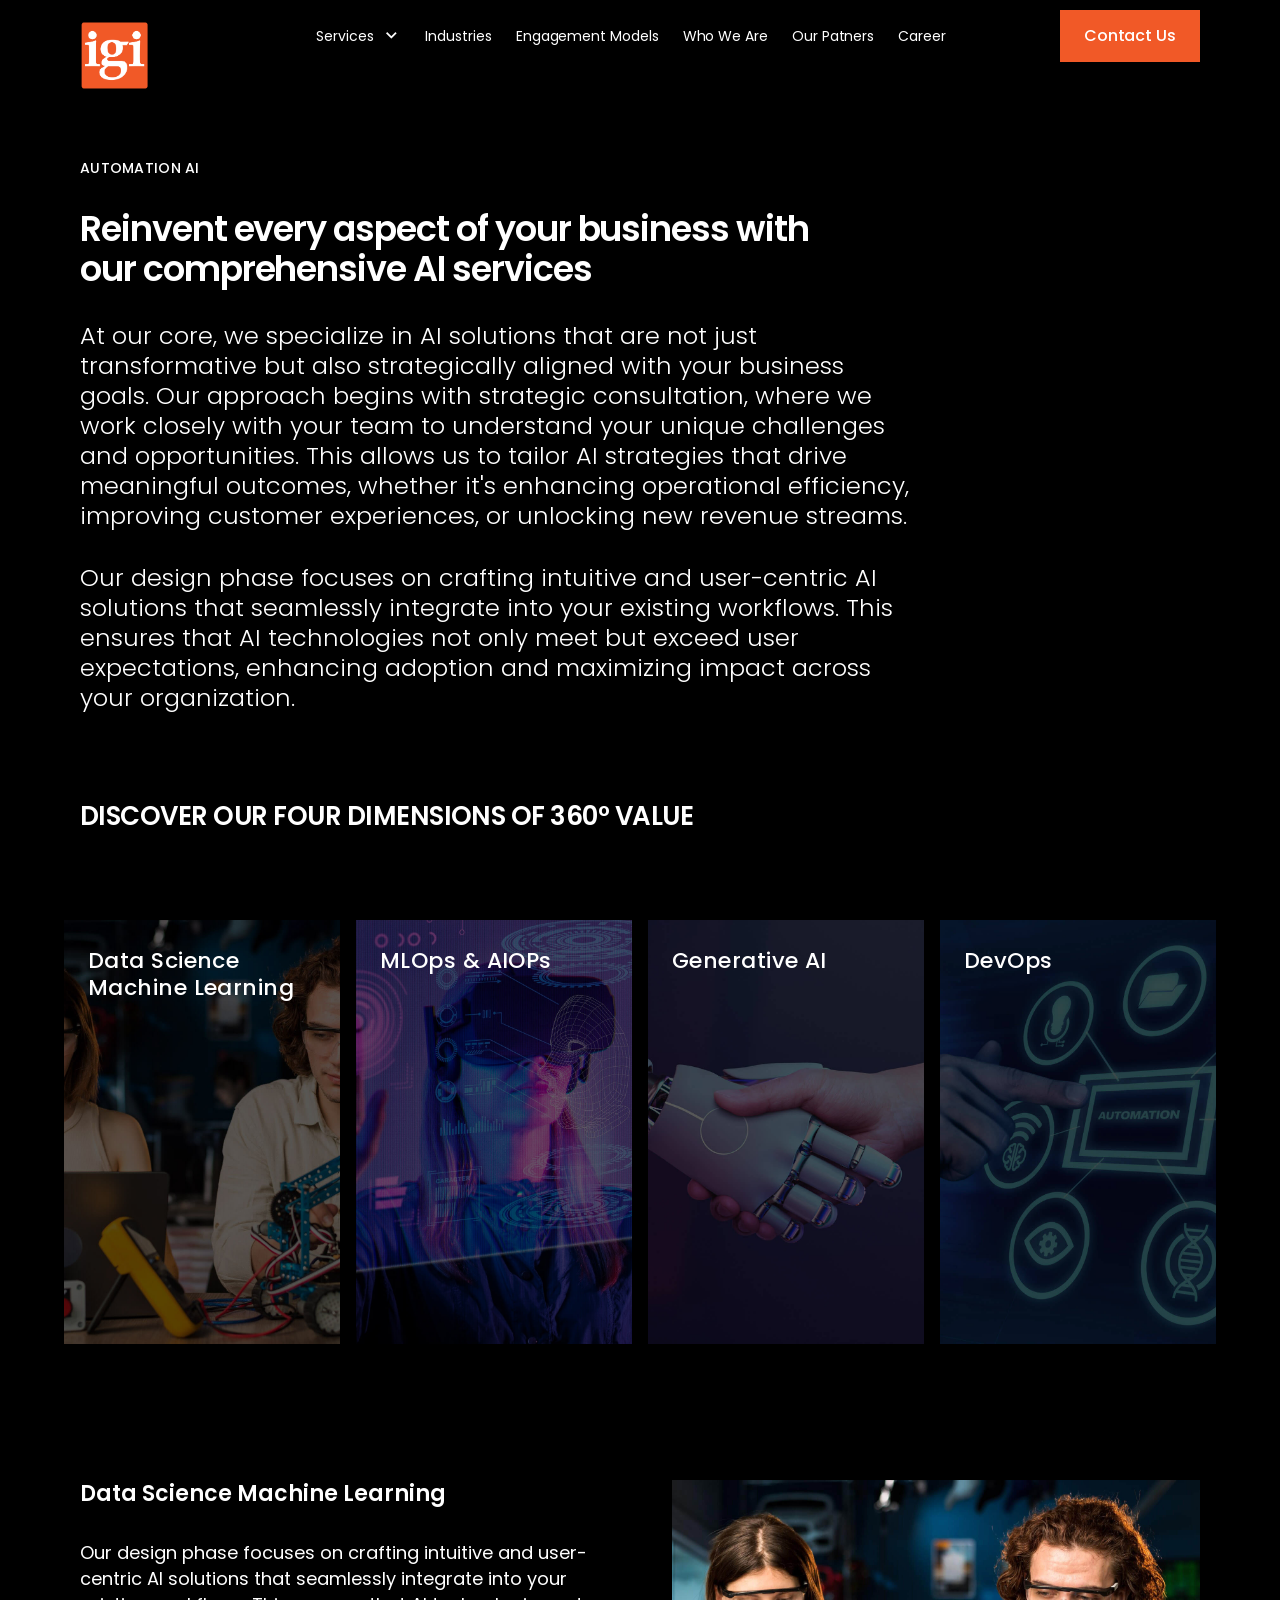
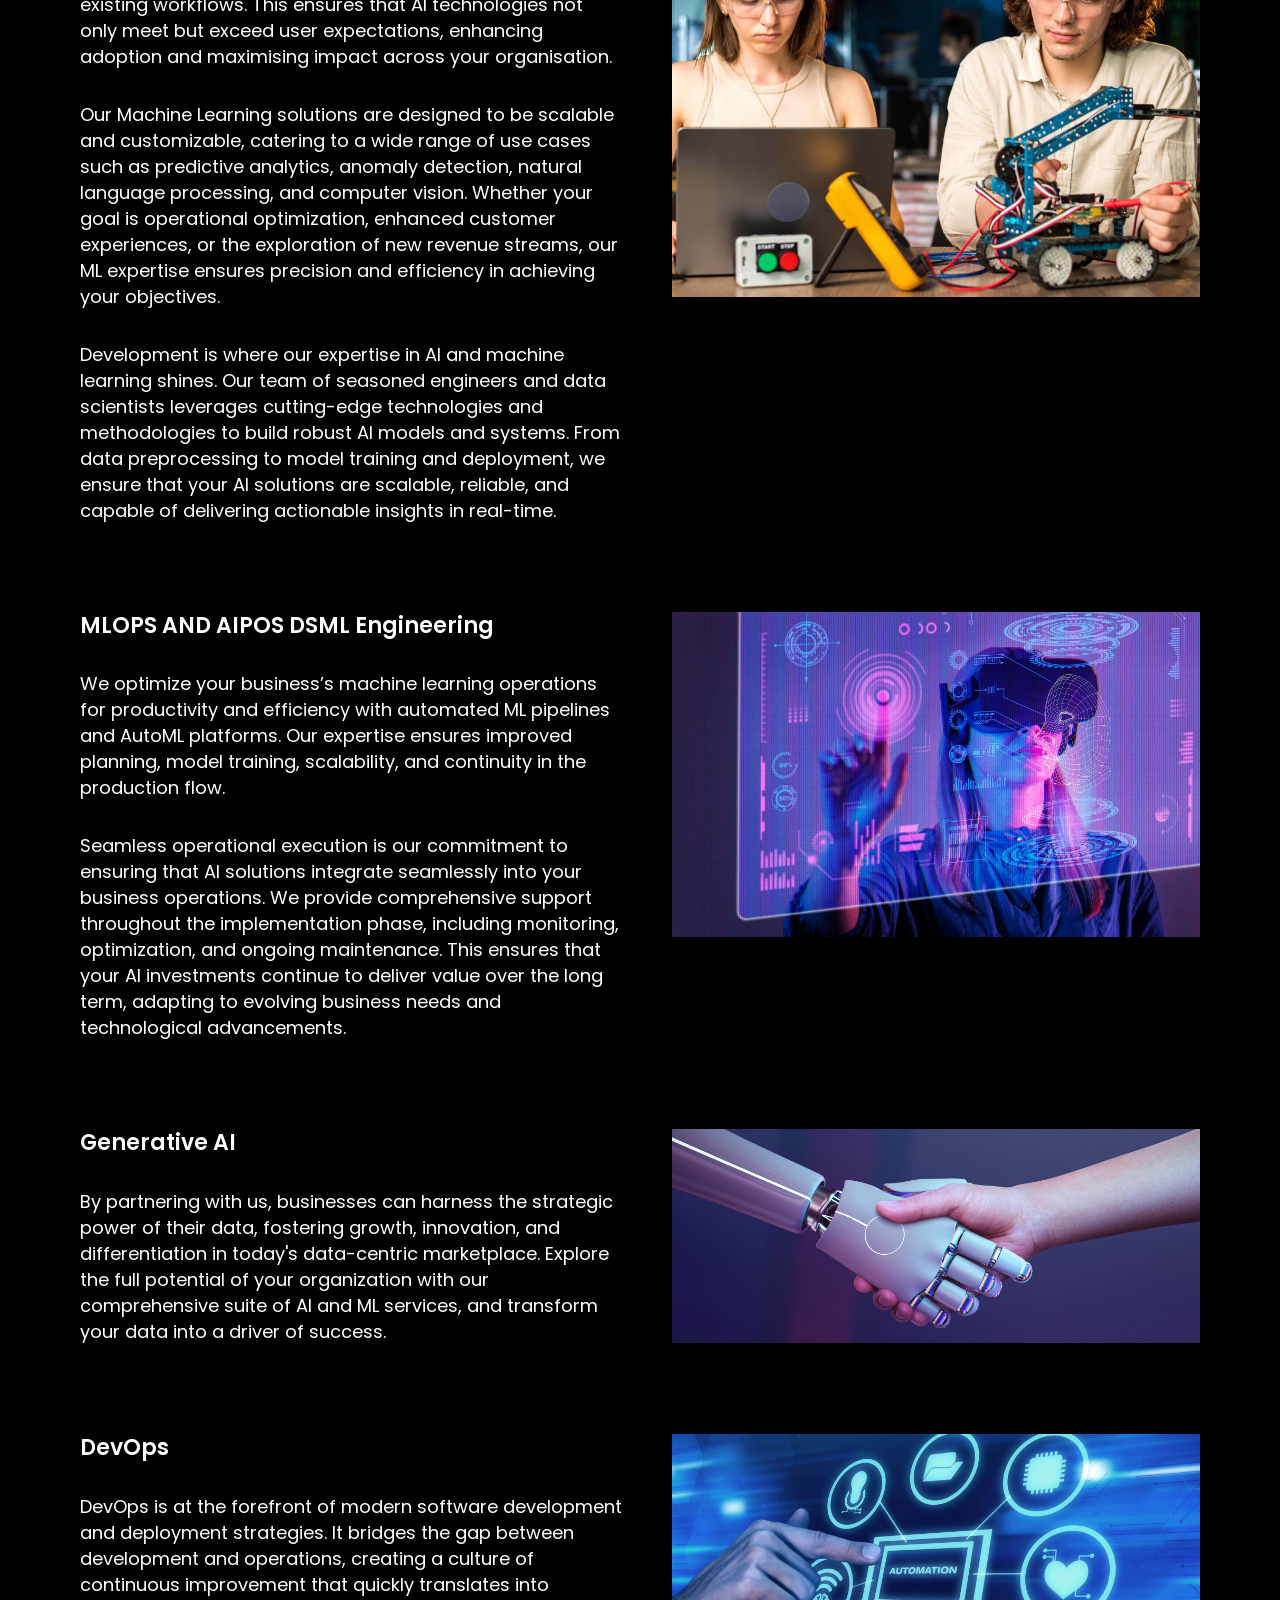
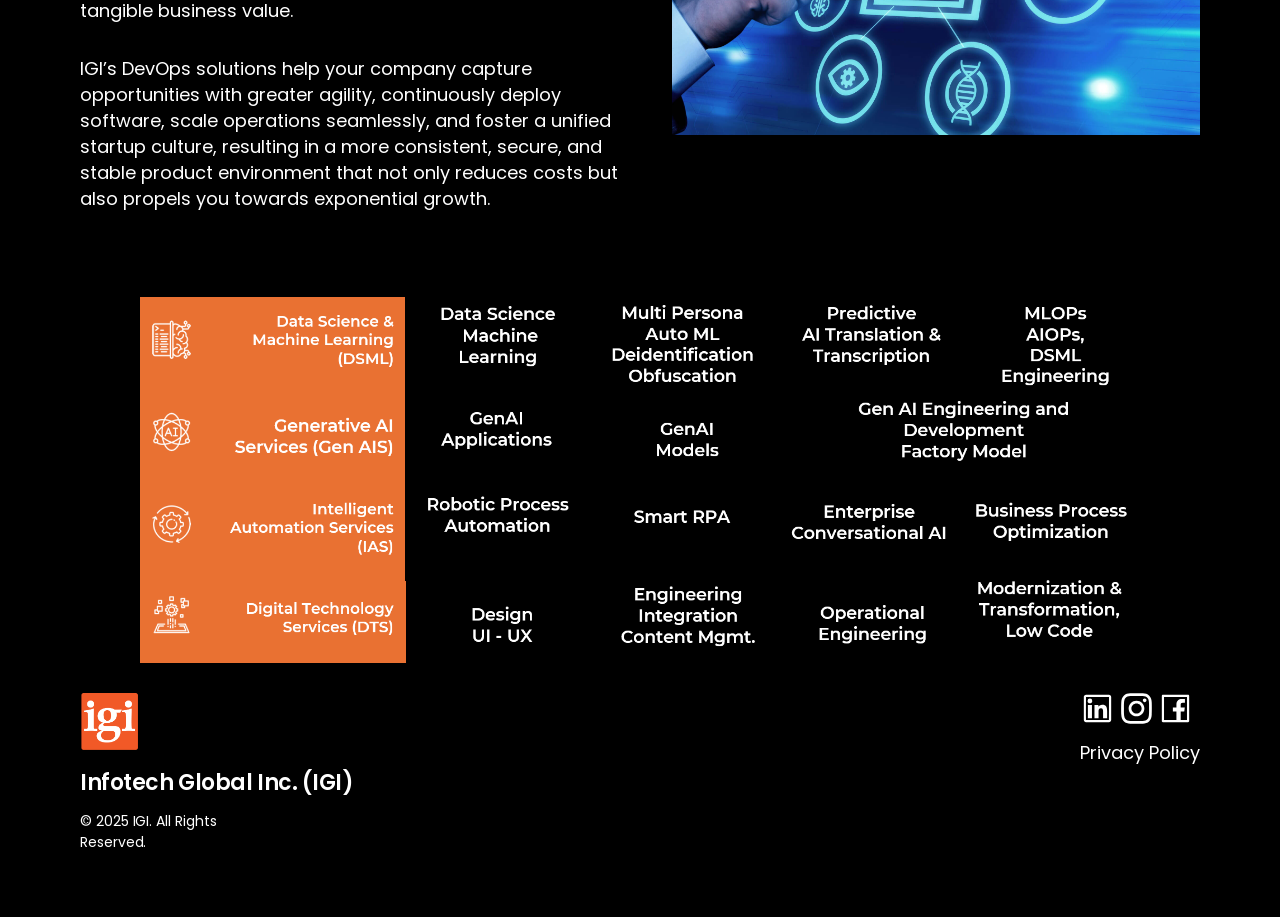
<file: automation-ai.html>
<!DOCTYPE html>
<html lang="en-US">
  
<!-- Mirrored from www.igiusa.com/automation-ai.html by HTTrack Website Copier/3.x [XR&CO'2014], Sun, 09 Aug 2026 22:44:21 GMT -->
<meta http-equiv="content-type" content="text/html;charset=utf-8" />
  <head>
    <meta charset="UTF-8" />
    <title>IGI | Infotech Global India</title>
    <link rel="icon" type="image/x-icon" href="img/favicon-32x32.png" />
    <meta name="template" content="rad-template" />
    <meta name="viewport" content="width=device-width, initial-scale=1" />

    <meta name="title" content="" />
    <meta name="description" content="" />
    <meta name="keywords" content="" />

    <meta name="robots" content="follow,index" />
    <link rel="canonical" href="index-2.html" />

    <link rel="stylesheet" href="libs/grid.css" type="text/css" />
    <link rel="stylesheet" href="libs/style.min.css" type="text/css" />
    <link rel="stylesheet" href="libs/cus_style.css" type="text/css" />
  </head>
  <body
    class="radicaligidesign generic page basicpage"
    id="page-f3f3debf6f"
    data-barba="wrapper"
    data-cmp-data-layer-enabled
  >
    <div class="root container responsivegrid">
      <div id="container-1309251dc9" class="cmp-container">
        <header class="customexperiencefragment experiencefragment">
          <div
            id="header"
            class="cmp-experiencefragment cmp-experiencefragment--global-header"
          >
            <div id="container-84b50968ae" class="cmp-container">
              <div class="aem-Grid aem-Grid--12 aem-Grid--default--12">
                <div
                  class="ghost aem-GridColumn aem-GridColumn--default--12"
                ></div>
                <div
                  class="globalnav aem-GridColumn aem-GridColumn--default--12"
                >
                  <!-- Global Nav -->
                  <div class="rad-global-nav" id="globalnav-b9f5a008bb">
                    <div class="rad-global-nav__wrapper">
                      <nav
                        aria-label="global"
                        class="rad-global-nav__container"
                      >
                        <div class="rad-global-nav__menu">
                          <button
                            class="rad-icon-button rad-nav-icon-button rad-global-nav__menu-open"
                            type="button"
                            aria-expanded="false"
                            aria-label="menu"
                          >
                            <div class="rad-icon-button__text">Menu</div>
                            <div class="rad-icon rad-icon__menu"></div>
                          </button>
                        </div>
                        <div class="rad-global-nav__logo">
                          <a
                            href="index-2.html"
                            class="rad-global-nav__static-logo"
                          >
                            <img src="img/logo.png" height="60px" />
                          </a>
                          <a href="index-2.html" class="cmp-logo">
                            <div class="cmp-logo__svg-wrapper">
                              <img src="img/logo.png" width="70px" />
                            </div>
                          </a>
                        </div>
                        <div class="rad-global-nav__primary-nav" role="toolbar">
                          <button
                            class="rad-icon-button rad-icon-button--primary rad-nav-icon-button rad-global-nav__menu-close"
                            type="button"
                            aria-expanded="false"
                            aria-label="close-menu"
                          >
                            <div class="rad-icon-button__text">Close Menu</div>
                            <div
                              class="rad-icon rad-icon--compact rad-icon__close"
                              aria-hidden="true"
                            ></div>
                          </button>
                          <ul class="rad-global-nav__menu-items">
                            <li class="submenu_ser">
                              <button
                                class="rad-button rad-button--ghost rad-global-nav__l1--button btn_dropdown_menu"
                                type="button"
                              >
                                <div class="rad-button__text">Services</div>
                                <div
                                  class="rad-button__icon-right rad-icon rad-icon__chevron-down rad-icon--compact"
                                ></div>
                              </button>
                              <div class="xfpage page basicpage">
                                <div
                                  id="container-ad6131fecc"
                                  class="cmp-container"
                                >
                                  <div
                                    class="aem-Grid aem-Grid--12 aem-Grid--default--12"
                                  >
                                    <div
                                      class="rad-global-nav__menu-item-content aem-GridColumn aem-GridColumn--default--12 nav_level_2"
                                    >
                                      <button
                                        class="menu-item-content__back-button rad-button rad-button--ghost"
                                      >
                                        <div
                                          class="rad-button__icon-left rad-icon rad-icon__chevron-left"
                                        ></div>
                                        <div class="rad-button__text">Back</div>
                                      </button>
                                      <div class="rad-submenu__cta-wrapper">
                                        <a
                                          href="#0"
                                          target="_self"
                                          rel=" "
                                          class="rad-submenu__cta rad-button rad-button--tertiary"
                                          data-barba-transition
                                        >
                                          <div class="rad-button__text">
                                            How we can help you
                                          </div>
                                          <div
                                            class="rad-button__icon-right rad-icon rad-icon__chevron-right rad-icon--compact"
                                            aria-hidden="true"
                                          ></div>
                                        </a>
                                      </div>
                                      <div class="rad-global-nav__submenu">
                                        <div class="l2-item">
                                          <!-- <div class="fs-26">Services</div> -->
                                          <button
                                            class="rad-global-nav__l2-button"
                                          >
                                            <a href="it-security.html"
                                              >IT Security</a
                                            >
                                          </button>
                                          <div class="l2-links" role="list">
                                            <a
                                              class="rad-global-nav__l2-link cus_nav11"
                                              href="it-security.html"
                                              >IT Security</a
                                            >
                                            <a
                                              role="listitem"
                                              class="rad-global-nav__l2-link"
                                              href="it-security.html"
                                            >
                                              Zero Trust Architecture
                                            </a>
                                            <a
                                              role="listitem"
                                              class="rad-global-nav__l2-link"
                                              href="it-security.html"
                                            >
                                              Security Operations
                                            </a>
                                            <a
                                              role="listitem"
                                              class="rad-global-nav__l2-link"
                                              href="it-security.html"
                                            >
                                              Security Assessments & Compliance
                                            </a>
                                            <a
                                              role="listitem"
                                              class="rad-global-nav__l2-link"
                                              href="it-security.html"
                                            >
                                              Strategic Roadmap & Governance
                                            </a>
                                          </div>
                                          <button
                                            class="rad-global-nav__l2-button"
                                          >
                                            <a href="cloud-architecture.html"
                                              >Cloud Architecture</a
                                            >
                                          </button>
                                          <div class="l2-links" role="list">
                                            <a
                                              class="rad-global-nav__l2-link cus_nav11"
                                              href="cloud-architecture.html"
                                              >Cloud Architecture</a
                                            >
                                            <a
                                              role="listitem"
                                              class="rad-global-nav__l2-link"
                                              href="cloud-architecture.html"
                                            >
                                              Cloud Modernization
                                            </a>
                                            <a
                                              role="listitem"
                                              class="rad-global-nav__l2-link"
                                              href="cloud-architecture.html"
                                            >
                                              Cloud Migration
                                            </a>
                                            <a
                                              role="listitem"
                                              class="rad-global-nav__l2-link"
                                              href="cloud-architecture.html"
                                            >
                                              Cloud AI Solutions
                                            </a>
                                            <a
                                              role="listitem"
                                              class="rad-global-nav__l2-link"
                                              href="cloud-architecture.html"
                                            >
                                              Cloud Suppport
                                            </a>
                                          </div>
                                        </div>

                                        <div class="l2-item">
                                          <button
                                            class="rad-global-nav__l2-button"
                                          >
                                            <a href="automation-ai.html">
                                              Automation AI
                                            </a>
                                          </button>
                                          <div class="l2-links" role="list">
                                            <a
                                              class="rad-global-nav__l2-link cus_nav11"
                                              href="automation-ai.html"
                                            >
                                              Automation AI
                                            </a>
                                            <a
                                              role="listitem"
                                              class="rad-global-nav__l2-link"
                                              href="automation-ai.html"
                                            >
                                              Data Science Machine Learning
                                            </a>
                                            <a
                                              role="listitem"
                                              class="rad-global-nav__l2-link"
                                              href="automation-ai.html"
                                            >
                                              MLOPS AND AIPOS</a
                                            >
                                            <a
                                              role="listitem"
                                              class="rad-global-nav__l2-link"
                                              href="automation-ai.html"
                                            >
                                              Generative AI
                                            </a>

                                            <a
                                              role="listitem"
                                              class="rad-global-nav__l2-link"
                                              href="automation-ai.html"
                                            >
                                              DevOps
                                            </a>
                                          </div>
                                          <button
                                            class="rad-global-nav__l2-button"
                                          >
                                            <a href="market-research.html">
                                              Market Research</a
                                            >
                                          </button>
                                          <div class="l2-links" role="list">
                                            <a
                                              class="rad-global-nav__l2-link cus_nav11"
                                              href="market-research.html"
                                            >
                                              Market Research</a
                                            >
                                            <a
                                              role="listitem"
                                              class="rad-global-nav__l2-link"
                                              href="#0"
                                            >
                                              Survey Programming
                                            </a>
                                            <a
                                              role="listitem"
                                              class="rad-global-nav__l2-link"
                                              href="#0"
                                            >
                                              Data Analysis and Reporting
                                            </a>
                                            <a
                                              role="listitem"
                                              class="rad-global-nav__l2-link"
                                              href="#0"
                                            >
                                              CATI
                                            </a>
                                            <a
                                              role="listitem"
                                              class="rad-global-nav__l2-link"
                                              href="#0"
                                            >
                                              Support Services
                                            </a>
                                          </div>
                                        </div>
                                        <div class="l2-item">
                                          <button
                                            class="rad-global-nav__l2-button"
                                          >
                                            <a
                                              href="analytics-business-intelligence.html"
                                            >
                                              Analytics & Business</a
                                            >
                                          </button>
                                          <div class="l2-links" role="list">
                                            <a
                                              class="rad-global-nav__l2-link cus_nav11"
                                              href="analytics-business-intelligence.html"
                                            >
                                              Analytics & Business
                                            </a>
                                            <a
                                              role="listitem"
                                              class="rad-global-nav__l2-link"
                                              href="analytics-business-intelligence.html"
                                            >
                                              Enterprise Reporting and
                                              Dashboards
                                            </a>
                                            <a
                                              role="listitem"
                                              class="rad-global-nav__l2-link"
                                              href="analytics-business-intelligence.html"
                                            >
                                              BI Modernization
                                            </a>
                                            <a
                                              role="listitem"
                                              class="rad-global-nav__l2-link"
                                              href="analytics-business-intelligence.html"
                                            >
                                              Analytics Integrations</a
                                            >
                                            <a
                                              role="listitem"
                                              class="rad-global-nav__l2-link"
                                              href="analytics-business-intelligence.html"
                                            >
                                              Consulting, Strategy, Engineering
                                              Roadmaps</a
                                            >
                                          </div>
                                          <button
                                            class="rad-global-nav__l2-button"
                                          >
                                            <a href="#0">
                                              Identity and Access Management</a
                                            >
                                          </button>
                                          <div class="l2-links" role="list">
                                            <a
                                              class="rad-global-nav__l2-link cus_nav11"
                                              href="#0"
                                            >
                                              Identity and Access Management
                                            </a>
                                            <a
                                              class="rad-global-nav__l2-link"
                                              href="#0"
                                            >
                                              Strengthened Authentication
                                            </a>
                                            <a
                                              role="listitem"
                                              class="rad-global-nav__l2-link"
                                              href="#0"
                                            >
                                              Identity Proofing Integration and
                                              Vendor Support
                                            </a>
                                          </div>
                                        </div>
                                        <div class="l2-item">
                                          <button
                                            class="rad-global-nav__l2-button"
                                          >
                                            <a href="#0">
                                              Application Development</a
                                            >
                                          </button>
                                          <div class="l2-links" role="list">
                                            <a
                                              role="listitem"
                                              class="rad-global-nav__l2-link cus_nav11"
                                              href="#0"
                                            >
                                              Application Development
                                            </a>
                                            <a
                                              role="listitem"
                                              class="rad-global-nav__l2-link"
                                              href="#0"
                                            >
                                              Cloud-native Architecture
                                            </a>
                                            <a
                                              role="listitem"
                                              class="rad-global-nav__l2-link"
                                              href="#0"
                                            >
                                              Highly scalable line of business
                                              app</a
                                            >
                                            <a
                                              role="listitem"
                                              class="rad-global-nav__l2-link"
                                              href="#0"
                                            >
                                              Modernization
                                            </a>
                                            <a
                                              role="listitem"
                                              class="rad-global-nav__l2-link"
                                              href="#0"
                                            >
                                              Personalized recommendations
                                            </a>
                                            <a
                                              role="listitem"
                                              class="rad-global-nav__l2-link"
                                              href="#0"
                                            >
                                              Mobile workforce Apps</a
                                            >
                                            <a
                                              role="listitem"
                                              class="rad-global-nav__l2-link"
                                              href="#0"
                                            >
                                              Virtual Assistants and Chatbots</a
                                            >
                                            <a
                                              role="listitem"
                                              class="rad-global-nav__l2-link"
                                              href="#0"
                                            >
                                              Secure DevOps</a
                                            >
                                          </div>
                                        </div>
                                      </div>
                                    </div>
                                  </div>
                                </div>
                              </div>
                            </li>

                            <li>
                              <a
                                class="rad-button rad-button--ghost rad-global-nav__l1--link"
                                href="industries.html"
                              >
                                <div class="rad-button__text">Industries</div>
                              </a>
                            </li>
                            <li>
                              <a
                                class="rad-button rad-button--ghost rad-global-nav__l1--link"
                                href="engagement-models.html"
                              >
                                <div class="rad-button__text">
                                  Engagement Models
                                </div>
                              </a>
                            </li>
                            <li>
                              <a
                                class="rad-button rad-button--ghost rad-global-nav__l1--link"
                                href="who-we-are.html"
                              >
                                <div class="rad-button__text">Who We Are</div>
                              </a>
                            </li>
                            <li>
                              <a
                                class="rad-button rad-button--ghost rad-global-nav__l1--link"
                                href="our-partner.html"
                              >
                                <div class="rad-button__text">Our Patners</div>
                              </a>
                            </li>

                            <li>
                              <a
                                class="rad-button rad-button--ghost rad-global-nav__l1--link"
                                href="career.html"
                              >
                                <div class="rad-button__text">Career</div>
                              </a>
                            </li>
                            <li class="show_device_sm">
                              <a
                                class="rad-button rad-button--ghost rad-global-nav__l1--link"
                                href="contact-us.html"
                              >
                                <div class="rad-button__text">Contact Us</div>
                              </a>
                            </li>
                          </ul>
                        </div>
                        <div class="rad-global-nav__utility-nav d-none-md">
                          <a
                            href="contact-us.html"
                            target="_self"
                            aria-label=""
                            class="rad-button rad-button--primary"
                          >
                            <div class="rad-button__text">Contact Us</div>
                          </a>
                        </div>
                      </nav>
                    </div>
                    <div class="rad-global-nav__overlay"></div>
                  </div>
                </div>
              </div>
            </div>
          </div>
        </header>
        <main class="container responsivegrid">
          <div
            id="main"
            data-barba="container"
            data-barba-namespace="container-f96fa3da6a"
            data-pageid="page-edb95fed80"
            class="cmp-container"
          >
            <div class="articlehero">
              <div class="rad-hero-text rad-spacing-vertical-md">
                <div class="rad-hero-text__text-content">
                  <p class="rad-hero-text__eyebrow">
                    <span class="rad-article-hero__category"
                      >Automation AI</span
                    >
                  </p>
                  <h1 class="rad-hero-text__headline">
                    Reinvent every aspect of your business with our
                    comprehensive AI services
                  </h1>
                  <p class="rad-hero-text__subheader">
                    At our core, we specialize in AI solutions that are not just
                    transformative but also strategically aligned with your
                    business goals. Our approach begins with strategic
                    consultation, where we work closely with your team to
                    understand your unique challenges and opportunities. This
                    allows us to tailor AI strategies that drive meaningful
                    outcomes, whether it's enhancing operational efficiency,
                    improving customer experiences, or unlocking new revenue
                    streams.
                  </p>
                  <p class="rad-hero-text__subheader">
                    Our design phase focuses on crafting intuitive and
                    user-centric AI solutions that seamlessly integrate into
                    your existing workflows. This ensures that AI technologies
                    not only meet but exceed user expectations, enhancing
                    adoption and maximizing impact across your organization.
                  </p>
                </div>
              </div>
            </div>

            <div class="editorialtext text">
              <!-- Editorial Text -->
              <div
                id="editorialtext-48d6cc3fcd"
                class="rad-absorb-editorial-text rad-spacing-vertical-md"
              >
                <h3>DISCOVER OUR FOUR DIMENSIONS OF 360° VALUE</h3>
              </div>
            </div>
            <div class="tilegridv2 tilegrid service_font">
              <div
                class="rad-card-grid rad-spacing-vertical-md"
                id="redesign-tile"
              >
                <div class="rad-card-grid__cards-viewport">
                  <div
                    class="rad-card-grid__cards-container"
                    data-template-zone="block-tilegrid"
                  >
                    <div
                      class="rad-content-grid-card rad-content-grid-card--case-study-dark"
                      id="case-study-hero-4828dc385f"
                      data-cta-title="Expand"
                    >
                      <!-- DEV NOTE: aria-label text is copied from __label and __title below -->
                      <button
                        class="rad-content-grid-card__front-toggle"
                        aria-expanded="false"
                      ></button>
                      <!-- DEV NOTE: aria-label text is copied from __content and rad-button--tertiary-dynamic below -->
                      <a
                        target="_self"
                        href="#0"
                        class="rad-content-grid-card__cta-cover"
                        tabindex="-1"
                        aria-label=""
                        data-barba-transition
                      ></a>
                      <button
                        disabled
                        class="rad-icon-button rad-content-grid-card__close-button"
                        tabindex="-1"
                        aria-hidden="true"
                      >
                        <div class="rad-icon-button__text">Close</div>
                        <div
                          class="rad-icon rad-icon__close"
                          aria-hidden="true"
                        ></div>
                      </button>
                      <div class="rad-content-grid-card__full-image">
                        <div class="image radimage">
                          <div
                            data-cmp-is="image"
                            data-cmp-lazy
                            data-cmp-lazythreshold="0"
                            data-cmp-src="img/auto/a11.jpg"
                            class="cmp-image"
                            itemscope
                          >
                            <noscript data-cmp-hook-image="noscript">
                              <img
                                src="img/auto/a11.jpg"
                                class="cmp-image__image"
                                itemprop="contentUrl"
                                data-cmp-hook-image="image"
                                alt
                              />
                            </noscript>
                          </div>
                        </div>
                      </div>

                      <div class="rad-content-grid-card__label">
                        Data Science Machine Learning
                      </div>
                      <div class="rad-content-grid-card__sliding-content">
                        <div class="rad-content-grid-card__front-content"></div>
                        <div
                          class="rad-content-grid-card__back-content cus_align_ment"
                        >
                          <div class="rad-content-grid-card__content cus_para">
                            <p>
                              Our design phase focuses on crafting intuitive and
                              user-centric AI solutions that seamlessly
                              integrate into your existing workflows.
                            </p>
                          </div>
                        </div>
                      </div>
                    </div>
                    <div
                      class="rad-content-grid-card rad-content-grid-card--research-report-dark"
                      id="research-report-2c74138996"
                      data-cta-title="Expand"
                      data-card-title="Reinvention in the age of generative AI"
                      data-cta-link="/us-en/insights/consulting/total-enterprise-reinvention"
                      data-content-type="researchReport"
                      data-analytics-asset-id="card-2c74138996"
                      data-cs-override-id="card-2c74138996"
                    >
                      <button
                        class="rad-content-grid-card__front-toggle"
                        aria-expanded="false"
                      ></button>
                      <!-- DEV NOTE: aria-label text is copied from __content and rad-button--tertiary-dynamic below -->
                      <a
                        target="_self"
                        href="#0"
                        class="rad-content-grid-card__cta-cover"
                        tabindex="-1"
                        aria-label=""
                        data-barba-transition
                      ></a>
                      <button
                        disabled
                        class="rad-icon-button rad-content-grid-card__close-button"
                        tabindex="-1"
                        aria-hidden="true"
                      >
                        <div class="rad-icon-button__text">Close</div>
                        <div
                          class="rad-icon rad-icon__close"
                          aria-hidden="true"
                        ></div>
                      </button>
                      <div class="rad-content-grid-card__full-image">
                        <div class="image radimage">
                          <div
                            data-cmp-is="image"
                            data-cmp-lazy
                            data-cmp-lazythreshold="0"
                            data-cmp-src="img/auto/a22.jpg"
                            class="cmp-image"
                            itemscope
                          >
                            <noscript data-cmp-hook-image="noscript">
                              <img
                                src="img/auto/a22.jpg"
                                class="cmp-image__image"
                                itemprop="contentUrl"
                                data-cmp-hook-image="image"
                                alt
                              />
                            </noscript>
                          </div>
                        </div>
                      </div>
                      <div class="rad-content-grid-card__label">
                        MLOps & AIOPs
                      </div>
                      <div class="rad-content-grid-card__sliding-content">
                        <div class="rad-content-grid-card__front-content"></div>
                        <div
                          class="rad-content-grid-card__back-content cus_align_ment"
                        >
                          <div class="rad-content-grid-card__content cus_para">
                            <p>
                              We optimize your business’s machine learning
                              operations for productivity and efficiency with
                              automated ML pipelines and AutoML platforms.
                            </p>
                          </div>
                        </div>
                      </div>
                    </div>
                    <div
                      class="rad-content-grid-card rad-content-grid-card--case-study-dark"
                      id="case-study-hero-24e41ecd6a"
                      data-content-type="caseStudyHero"
                      data-analytics-asset-id="card-24e41ecd6a"
                      data-cs-override-id="card-24e41ecd6a"
                    >
                      <button
                        class="rad-content-grid-card__front-toggle"
                        aria-expanded="false"
                      ></button>
                      <!-- DEV NOTE: aria-label text is copied from __content and rad-button--tertiary-dynamic below -->
                      <a
                        target="_self"
                        href="#0"
                        class="rad-content-grid-card__cta-cover"
                        tabindex="-1"
                        aria-label=""
                        data-barba-transition
                      ></a>
                      <button
                        disabled
                        class="rad-icon-button rad-content-grid-card__close-button"
                        tabindex="-1"
                        aria-hidden="true"
                      >
                        <div class="rad-icon-button__text">Close</div>
                        <div
                          class="rad-icon rad-icon__close"
                          aria-hidden="true"
                        ></div>
                      </button>
                      <div class="rad-content-grid-card__full-image">
                        <div class="image radimage">
                          <div
                            data-cmp-is="image"
                            data-cmp-lazy
                            data-cmp-lazythreshold="0"
                            data-cmp-src="img/auto/a33.jpg"
                            class="cmp-image"
                            itemscope
                          >
                            <noscript data-cmp-hook-image="noscript">
                              <img
                                src="img/auto/a33.jpg"
                                class="cmp-image__image"
                                itemprop="contentUrl"
                                data-cmp-hook-image="image"
                                alt
                              />
                            </noscript>
                          </div>
                        </div>
                      </div>
                      <div class="rad-content-grid-card__label">
                        Generative AI
                      </div>
                      <div class="rad-content-grid-card__sliding-content">
                        <div class="rad-content-grid-card__front-content"></div>
                        <div
                          class="rad-content-grid-card__back-content cus_align_ment"
                        >
                          <div class="rad-content-grid-card__content cus_para">
                            <p>
                              By partnering with us, businesses can harness the
                              strategic power of their data, fostering growth,
                              innovation, and differentiation in today's
                              data-centric marketplace.
                            </p>
                          </div>
                        </div>
                      </div>
                    </div>
                    <div
                      class="rad-content-grid-card rad-content-grid-card--research-report-dark"
                      id="research-report-f6962175d3"
                      data-analytics-asset-id="card-f6962175d3"
                      data-cs-override-id="card-f6962175d3"
                    >
                      <button
                        class="rad-content-grid-card__front-toggle"
                        aria-expanded="false"
                      ></button>
                      <!-- DEV NOTE: aria-label text is copied from __content and rad-button--tertiary-dynamic below -->
                      <a
                        target="_self"
                        href="#0"
                        class="rad-content-grid-card__cta-cover"
                        tabindex="-1"
                        aria-label=""
                        data-barba-transition
                      ></a>
                      <button
                        disabled
                        class="rad-icon-button rad-content-grid-card__close-button"
                        tabindex="-1"
                        aria-hidden="true"
                      >
                        <div class="rad-icon-button__text">Close</div>
                        <div
                          class="rad-icon rad-icon__close"
                          aria-hidden="true"
                        ></div>
                      </button>
                      <div class="rad-content-grid-card__full-image">
                        <div class="image radimage">
                          <div
                            data-cmp-is="image"
                            data-cmp-lazy
                            data-cmp-lazythreshold="0"
                            data-cmp-src="img/auto/a44.jpg"
                            class="cmp-image"
                            itemscope
                          >
                            <noscript data-cmp-hook-image="noscript">
                              <img
                                src="img/auto/a44.jpg"
                                class="cmp-image__image"
                                itemprop="contentUrl"
                                data-cmp-hook-image="image"
                                alt
                              />
                            </noscript>
                          </div>
                        </div>
                      </div>
                      <div class="rad-content-grid-card__label">DevOps</div>
                      <div class="rad-content-grid-card__sliding-content">
                        <div class="rad-content-grid-card__front-content"></div>
                        <div
                          class="rad-content-grid-card__back-content cus_align_ment"
                        >
                          <div class="rad-content-grid-card__content cus_para">
                            <p>
                              It bridges the gap between development and
                              operations, creating a culture of continuous
                              improvement that quickly translates into tangible
                              business value.
                            </p>
                          </div>
                        </div>
                      </div>
                    </div>
                  </div>
                </div>
                <div class="rad-card-grid__slider-container">
                  <label
                    for="carousel-slider-id"
                    class="rad__range-input-slider-label"
                    >Carousel slider control</label
                  >
                  <input
                    id="carousel-slider-id"
                    class="rad__range-input-slider-for-carousel rad-card-grid__slider"
                    max="500"
                    min="0"
                    name="carousel slider"
                    value="1"
                    type="range"
                  />
                </div>
              </div>
            </div>
            <div class="heroimage">
              <div
                class="rad-hero-image rad-spacing-vertical-md"
                id="heroimage-c124ef1e26"
              >
                <div class="rad-hero-image__content cus_font">
                  <h4 class="rad-hero-image__body">
                    Data Science Machine Learning
                  </h4>
                  <p>
                    Our design phase focuses on crafting intuitive and
                    user-centric AI solutions that seamlessly integrate into
                    your existing workflows. This ensures that AI technologies
                    not only meet but exceed user expectations, enhancing
                    adoption and maximising impact across your organisation.
                  </p>
                  <p>
                    Our Machine Learning solutions are designed to be scalable
                    and customizable, catering to a wide range of use cases such
                    as predictive analytics, anomaly detection, natural language
                    processing, and computer vision. Whether your goal is
                    operational optimization, enhanced customer experiences, or
                    the exploration of new revenue streams, our ML expertise
                    ensures precision and efficiency in achieving your
                    objectives.
                  </p>
                  <p>
                    Development is where our expertise in AI and machine
                    learning shines. Our team of seasoned engineers and data
                    scientists leverages cutting-edge technologies and
                    methodologies to build robust AI models and systems. From
                    data preprocessing to model training and deployment, we
                    ensure that your AI solutions are scalable, reliable, and
                    capable of delivering actionable insights in real-time.
                  </p>
                </div>
                <div class="rad-hero-image__photo">
                  <div
                    data-cmp-is="image"
                    data-cmp-src="img/auto/a1.jpg"
                    class="cmp-image"
                  >
                    <noscript data-cmp-hook-image="noscript">
                      <img
                        src="img/auto/a1.jpg"
                        class="cmp-image__image"
                        itemprop="contentUrl"
                        data-cmp-hook-image="image"
                        alt
                      />
                    </noscript>
                  </div>
                </div>
              </div>
            </div>
            <div class="heroimage">
              <div
                class="rad-hero-image rad-spacing-vertical-md"
                id="heroimage-c124ef1e26"
              >
                <div class="rad-hero-image__content cus_font">
                  <h4 class="rad-hero-image__body">
                    MLOPS AND AIPOS DSML Engineering
                  </h4>
                  <p>
                    We optimize your business’s machine learning operations for
                    productivity and efficiency with automated ML pipelines and
                    AutoML platforms. Our expertise ensures improved planning,
                    model training, scalability, and continuity in the
                    production flow.
                  </p>
                  <p>
                    Seamless operational execution is our commitment to ensuring
                    that AI solutions integrate seamlessly into your business
                    operations. We provide comprehensive support throughout the
                    implementation phase, including monitoring, optimization,
                    and ongoing maintenance. This ensures that your AI
                    investments continue to deliver value over the long term,
                    adapting to evolving business needs and technological
                    advancements.
                  </p>
                </div>
                <div class="rad-hero-image__photo">
                  <div
                    data-cmp-is="image"
                    data-cmp-src="img/auto/a2.jpg"
                    class="cmp-image"
                  >
                    <noscript data-cmp-hook-image="noscript">
                      <img
                        src="img/auto/a2.jpg"
                        class="cmp-image__image"
                        itemprop="contentUrl"
                        data-cmp-hook-image="image"
                        alt
                      />
                    </noscript>
                  </div>
                </div>
              </div>
            </div>
            <div class="heroimage">
              <div
                class="rad-hero-image rad-spacing-vertical-md"
                id="heroimage-c124ef1e26"
              >
                <div class="rad-hero-image__content cus_font">
                  <h4 class="rad-hero-image__body">Generative AI</h4>
                  <p>
                    By partnering with us, businesses can harness the strategic
                    power of their data, fostering growth, innovation, and
                    differentiation in today's data-centric marketplace. Explore
                    the full potential of your organization with our
                    comprehensive suite of AI and ML services, and transform
                    your data into a driver of success.
                  </p>
                </div>
                <div class="rad-hero-image__photo">
                  <div
                    data-cmp-is="image"
                    data-cmp-src="img/auto/a3.jpg"
                    class="cmp-image"
                  >
                    <noscript data-cmp-hook-image="noscript">
                      <img
                        src="img/auto/a3.jpg"
                        class="cmp-image__image"
                        itemprop="contentUrl"
                        data-cmp-hook-image="image"
                        alt
                      />
                    </noscript>
                  </div>
                </div>
              </div>
            </div>
            <div class="heroimage">
              <div
                class="rad-hero-image rad-spacing-vertical-md"
                id="heroimage-c124ef1e26"
              >
                <div class="rad-hero-image__content cus_font">
                  <h4 class="rad-hero-image__body">DevOps</h4>
                  <p>
                    DevOps is at the forefront of modern software development
                    and deployment strategies. It bridges the gap between
                    development and operations, creating a culture of continuous
                    improvement that quickly translates into tangible business
                    value.
                  </p>
                  <p>
                    IGI’s DevOps solutions help your company capture
                    opportunities with greater agility, continuously deploy
                    software, scale operations seamlessly, and foster a unified
                    startup culture, resulting in a more consistent, secure, and
                    stable product environment that not only reduces costs but
                    also propels you towards exponential growth.
                  </p>
                </div>
                <div class="rad-hero-image__photo">
                  <div
                    data-cmp-is="image"
                    data-cmp-src="img/auto/a4.jpg"
                    class="cmp-image"
                  >
                    <noscript data-cmp-hook-image="noscript">
                      <img
                        src="img/auto/a4.jpg"
                        class="cmp-image__image"
                        itemprop="contentUrl"
                        data-cmp-hook-image="image"
                        alt
                      />
                    </noscript>
                  </div>
                </div>
              </div>
            </div>
            <div class="heroimage" style="text-align: center; margin-top: 25px">
              <img
                src="img/auto/auto_last.png"
                style="width: 100%; max-width: 1000px"
              />
            </div>
          </div>
        </main>
        <footer class="customexperiencefragment experiencefragment">
          <div
            id="footer"
            class="cmp-experiencefragment cmp-experiencefragment--global-footer"
          >
            <div id="container-8aacafa91b" class="cmp-container">
              <div class="aem-Grid aem-Grid--12 aem-Grid--default--12">
                <div
                  class="footerblock aem-GridColumn aem-GridColumn--default--12"
                >
                  <!-- /* RAD Footer Block Markup */ -->
                  <div id="footerblock-359f367321">
                    <div class="rad-footer__main">
                      <div>
                        <img
                          src="img/logo.png"
                          width="60px"
                          style="margin-bottom: 15px"
                        />
                        <h4
                          class="rad-footer__title"
                          style="margin-bottom: 15px"
                        >
                          Infotech Global Inc. (IGI)
                        </h4>

                        <p class="rad-footer__copyright">
                          &#169;
                          <span class="rad-footer__this-year">2025</span> IGI.
                          All Rights Reserved.
                        </p>
                      </div>
                      <div class="social_icon">
                        <ul>
                          <li>
                            <a
                              href="https://www.linkedin.com/company/infotech-global-inc/"
                              target="_blank"
                            >
                              <svg
                                stroke="currentColor"
                                fill="currentColor"
                                stroke-width="0"
                                viewBox="0 0 1024 1024"
                                height="1em"
                                width="1em"
                                xmlns="http://www.w3.org/2000/svg"
                              >
                                <path
                                  d="M847.7 112H176.3c-35.5 0-64.3 28.8-64.3 64.3v671.4c0 35.5 28.8 64.3 64.3 64.3h671.4c35.5 0 64.3-28.8 64.3-64.3V176.3c0-35.5-28.8-64.3-64.3-64.3zm0 736c-447.8-.1-671.7-.2-671.7-.3.1-447.8.2-671.7.3-671.7 447.8.1 671.7.2 671.7.3-.1 447.8-.2 671.7-.3 671.7zM230.6 411.9h118.7v381.8H230.6zm59.4-52.2c37.9 0 68.8-30.8 68.8-68.8a68.8 68.8 0 1 0-137.6 0c-.1 38 30.7 68.8 68.8 68.8zm252.3 245.1c0-49.8 9.5-98 71.2-98 60.8 0 61.7 56.9 61.7 101.2v185.7h118.6V584.3c0-102.8-22.2-181.9-142.3-181.9-57.7 0-96.4 31.7-112.3 61.7h-1.6v-52.2H423.7v381.8h118.6V604.8z"
                                ></path>
                              </svg>
                            </a>
                          </li>
                          <li>
                            <a
                              href="https://www.instagram.com/infotech_igi?igsh=MXU5a2ZjaTUyd3dmYg=="
                              target="_blank"
                            >
                              <svg
                                stroke="currentColor"
                                fill="currentColor"
                                stroke-width="0"
                                viewBox="0 0 448 512"
                                height="1em"
                                width="1em"
                                xmlns="http://www.w3.org/2000/svg"
                              >
                                <path
                                  d="M224.1 141c-63.6 0-114.9 51.3-114.9 114.9s51.3 114.9 114.9 114.9S339 319.5 339 255.9 287.7 141 224.1 141zm0 189.6c-41.1 0-74.7-33.5-74.7-74.7s33.5-74.7 74.7-74.7 74.7 33.5 74.7 74.7-33.6 74.7-74.7 74.7zm146.4-194.3c0 14.9-12 26.8-26.8 26.8-14.9 0-26.8-12-26.8-26.8s12-26.8 26.8-26.8 26.8 12 26.8 26.8zm76.1 27.2c-1.7-35.9-9.9-67.7-36.2-93.9-26.2-26.2-58-34.4-93.9-36.2-37-2.1-147.9-2.1-184.9 0-35.8 1.7-67.6 9.9-93.9 36.1s-34.4 58-36.2 93.9c-2.1 37-2.1 147.9 0 184.9 1.7 35.9 9.9 67.7 36.2 93.9s58 34.4 93.9 36.2c37 2.1 147.9 2.1 184.9 0 35.9-1.7 67.7-9.9 93.9-36.2 26.2-26.2 34.4-58 36.2-93.9 2.1-37 2.1-147.8 0-184.8zM398.8 388c-7.8 19.6-22.9 34.7-42.6 42.6-29.5 11.7-99.5 9-132.1 9s-102.7 2.6-132.1-9c-19.6-7.8-34.7-22.9-42.6-42.6-11.7-29.5-9-99.5-9-132.1s-2.6-102.7 9-132.1c7.8-19.6 22.9-34.7 42.6-42.6 29.5-11.7 99.5-9 132.1-9s102.7-2.6 132.1 9c19.6 7.8 34.7 22.9 42.6 42.6 11.7 29.5 9 99.5 9 132.1s2.7 102.7-9 132.1z"
                                ></path>
                              </svg>
                            </a>
                          </li>
                          <li>
                            <a
                              href="https://www.facebook.com/profile.php?id=61565009271241&amp;mibextid=ZbWKwL"
                              target="_blank"
                            >
                              <svg
                                stroke="currentColor"
                                fill="currentColor"
                                stroke-width="0"
                                viewBox="0 0 1024 1024"
                                height="1em"
                                width="1em"
                                xmlns="http://www.w3.org/2000/svg"
                              >
                                <path
                                  d="M880 112H144c-17.7 0-32 14.3-32 32v736c0 17.7 14.3 32 32 32h736c17.7 0 32-14.3 32-32V144c0-17.7-14.3-32-32-32zm-32 736H663.9V602.2h104l15.6-120.7H663.9v-77.1c0-35 9.7-58.8 59.8-58.8h63.9v-108c-11.1-1.5-49-4.8-93.2-4.8-92.2 0-155.3 56.3-155.3 159.6v89H434.9v120.7h104.3V848H176V176h672v672z"
                                ></path>
                              </svg>
                            </a>
                          </li>
                        </ul>
                        <p>
                          <a href="privacy-policy.html"> Privacy Policy</a>
                        </p>
                      </div>
                    </div>
                  </div>
                </div>
              </div>
            </div>
          </div>
        </footer>
      </div>
    </div>
    <script defer src="libs/script-ig.min.js"></script>
    <!-- customfooter -->
    <script defer src="libs/script-igi.min.js"></script>
    <script>
      // Function to check if the device is mobile
      function isMobileDevice() {
        return window.innerWidth <= 768;
      }

      // Add event listener for the dropdown button
      document
        .querySelector(".btn_dropdown_menu")
        .addEventListener("click", function () {
          if (isMobileDevice()) {
            document
              .querySelector(".submenu_ser")
              .classList.add("rad-global-nav__l1--active");
            document
              .querySelector(".nav_level_2")
              .classList.add("rad-global-nav__drawer--open");
            document.querySelector(
              ".menu-item-content__back-button"
            ).style.visibility = "visible";
          }
        });

      // Add event listener for the back button
      document
        .querySelector(".menu-item-content__back-button")
        .addEventListener("click", function () {
          document
            .querySelector(".submenu_ser")
            .classList.remove("rad-global-nav__l1--active");
          document
            .querySelector(".nav_level_2")
            .classList.remove("rad-global-nav__drawer--open");
          document.querySelector(
            ".menu-item-content__back-button"
          ).style.visibility = "hidden";
        });

      // Existing script to handle menu open/close
      document
        .querySelector(".rad-nav-icon-button")
        .addEventListener("click", function () {
          // Add the class to the element with class 'rad-global-nav'
          document
            .querySelector(".rad-global-nav")
            .classList.add("rad-global-nav--menu-open");

          // Add the class to the element with class 'basicpage'
          document
            .querySelector(".basicpage")
            .classList.add("rad-global-nav--active");

          // Add the style to the html tag
          document.documentElement.style.overflow = "hidden";
        });

      document
        .querySelector(".rad-icon__close")
        .addEventListener("click", function () {
          // Remove the class from the element with class 'rad-global-nav'
          document
            .querySelector(".rad-global-nav")
            .classList.remove("rad-global-nav--menu-open");

          // Remove the class from the element with class 'basicpage'
          document
            .querySelector(".basicpage")
            .classList.remove("rad-global-nav--active");

          // Remove the style from the html tag
          document.documentElement.style.overflow = "";
        });
    </script>
  </body>

<!-- Mirrored from www.igiusa.com/automation-ai.html by HTTrack Website Copier/3.x [XR&CO'2014], Sun, 09 Aug 2026 22:44:23 GMT -->
</html>
</file>
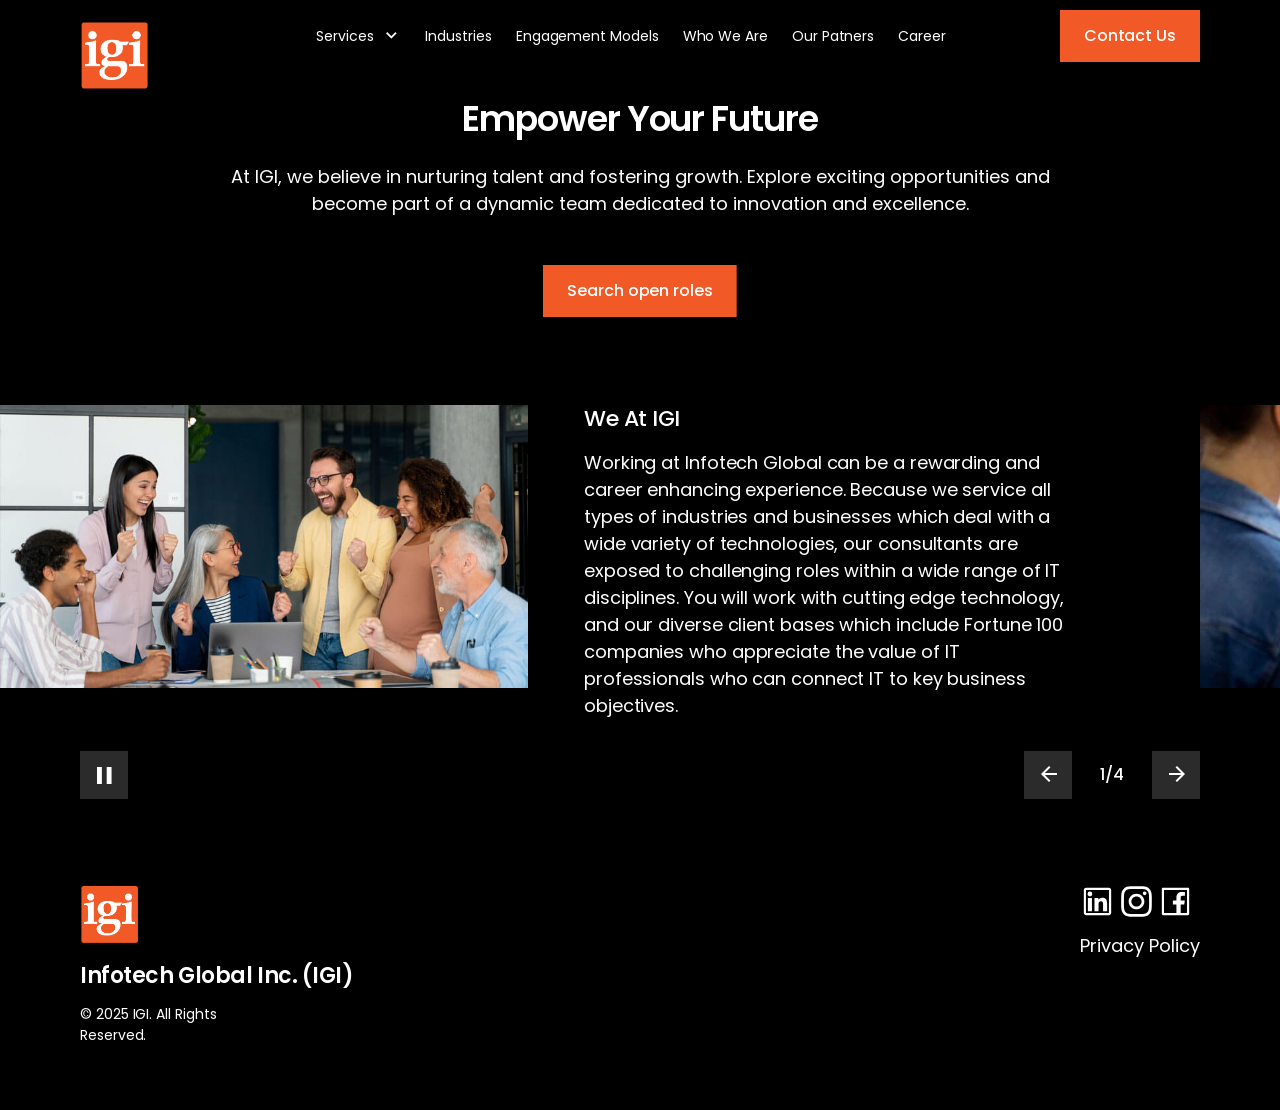
<file: career.html>
<!DOCTYPE html>
<html lang="en-US">
  
<!-- Mirrored from www.igiusa.com/career.html by HTTrack Website Copier/3.x [XR&CO'2014], Sun, 09 Aug 2026 22:44:36 GMT -->
<meta http-equiv="content-type" content="text/html;charset=utf-8" />
  <head>
    <meta charset="UTF-8" />
    <title>IGI | Infotech Global India</title>
    <link rel="icon" type="image/x-icon" href="img/favicon-32x32.png" />
    <meta name="template" content="rad-template" />
    <meta name="viewport" content="width=device-width, initial-scale=1" />

    <meta name="title" content="" />
    <meta name="description" content="" />
    <meta name="keywords" content="" />

    <meta name="robots" content="follow,index" />
    <link rel="canonical" href="index-2.html" />

    <link rel="stylesheet" href="libs/grid.css" type="text/css" />
    <link rel="stylesheet" href="libs/style.min.css" type="text/css" />
    <link rel="stylesheet" href="libs/cus_style.css" type="text/css" />
  </head>
  <body
    class="radicaligidesign generic page basicpage"
    id="page-f3f3debf6f"
    data-barba="wrapper"
    data-cmp-data-layer-enabled
  >
    <div class="root container responsivegrid">
      <div id="container-1309251dc9" class="cmp-container">
        <header class="customexperiencefragment experiencefragment">
          <div
            id="header"
            class="cmp-experiencefragment cmp-experiencefragment--global-header"
          >
            <div id="container-84b50968ae" class="cmp-container">
              <div class="aem-Grid aem-Grid--12 aem-Grid--default--12">
                <div
                  class="ghost aem-GridColumn aem-GridColumn--default--12"
                ></div>
                <div
                  class="globalnav aem-GridColumn aem-GridColumn--default--12"
                >
                  <!-- Global Nav -->
                  <div class="rad-global-nav" id="globalnav-b9f5a008bb">
                    <div class="rad-global-nav__wrapper">
                      <nav
                        aria-label="global"
                        class="rad-global-nav__container"
                      >
                        <div class="rad-global-nav__menu">
                          <button
                            class="rad-icon-button rad-nav-icon-button rad-global-nav__menu-open"
                            type="button"
                            aria-expanded="false"
                            aria-label="menu"
                          >
                            <div class="rad-icon-button__text">Menu</div>
                            <div class="rad-icon rad-icon__menu"></div>
                          </button>
                        </div>
                        <div class="rad-global-nav__logo">
                          <a
                            href="index-2.html"
                            class="rad-global-nav__static-logo"
                          >
                            <img src="img/logo.png" height="60px" />
                          </a>
                          <a href="index-2.html" class="cmp-logo">
                            <div class="cmp-logo__svg-wrapper">
                              <img src="img/logo.png" width="70px" />
                            </div>
                          </a>
                        </div>
                        <div class="rad-global-nav__primary-nav" role="toolbar">
                          <button
                            class="rad-icon-button rad-icon-button--primary rad-nav-icon-button rad-global-nav__menu-close"
                            type="button"
                            aria-expanded="false"
                            aria-label="close-menu"
                          >
                            <div class="rad-icon-button__text">Close Menu</div>
                            <div
                              class="rad-icon rad-icon--compact rad-icon__close"
                              aria-hidden="true"
                            ></div>
                          </button>
                          <ul class="rad-global-nav__menu-items">
                            <li class="submenu_ser">
                              <button
                                class="rad-button rad-button--ghost rad-global-nav__l1--button btn_dropdown_menu"
                                type="button"
                              >
                                <div class="rad-button__text">Services</div>
                                <div
                                  class="rad-button__icon-right rad-icon rad-icon__chevron-down rad-icon--compact"
                                ></div>
                              </button>
                              <div class="xfpage page basicpage">
                                <div
                                  id="container-ad6131fecc"
                                  class="cmp-container"
                                >
                                  <div
                                    class="aem-Grid aem-Grid--12 aem-Grid--default--12"
                                  >
                                    <div
                                      class="rad-global-nav__menu-item-content aem-GridColumn aem-GridColumn--default--12 nav_level_2"
                                    >
                                      <button
                                        class="menu-item-content__back-button rad-button rad-button--ghost"
                                      >
                                        <div
                                          class="rad-button__icon-left rad-icon rad-icon__chevron-left"
                                        ></div>
                                        <div class="rad-button__text">Back</div>
                                      </button>
                                      <div class="rad-submenu__cta-wrapper">
                                        <a
                                          href="#0"
                                          target="_self"
                                          rel=" "
                                          class="rad-submenu__cta rad-button rad-button--tertiary"
                                          data-barba-transition
                                        >
                                          <div class="rad-button__text">
                                            How we can help you
                                          </div>
                                          <div
                                            class="rad-button__icon-right rad-icon rad-icon__chevron-right rad-icon--compact"
                                            aria-hidden="true"
                                          ></div>
                                        </a>
                                      </div>
                                      <div class="rad-global-nav__submenu">
                                        <div class="l2-item">
                                          <!-- <div class="fs-26">Services</div> -->
                                          <button
                                            class="rad-global-nav__l2-button"
                                          >
                                            <a href="it-security.html"
                                              >IT Security</a
                                            >
                                          </button>
                                          <div class="l2-links" role="list">
                                            <a
                                              class="rad-global-nav__l2-link cus_nav11"
                                              href="it-security.html"
                                              >IT Security</a
                                            >
                                            <a
                                              role="listitem"
                                              class="rad-global-nav__l2-link"
                                              href="it-security.html"
                                            >
                                              Zero Trust Architecture
                                            </a>
                                            <a
                                              role="listitem"
                                              class="rad-global-nav__l2-link"
                                              href="it-security.html"
                                            >
                                              Security Operations
                                            </a>
                                            <a
                                              role="listitem"
                                              class="rad-global-nav__l2-link"
                                              href="it-security.html"
                                            >
                                              Security Assessments & Compliance
                                            </a>
                                            <a
                                              role="listitem"
                                              class="rad-global-nav__l2-link"
                                              href="it-security.html"
                                            >
                                              Strategic Roadmap & Governance
                                            </a>
                                          </div>
                                          <button
                                            class="rad-global-nav__l2-button"
                                          >
                                            <a href="cloud-architecture.html"
                                              >Cloud Architecture</a
                                            >
                                          </button>
                                          <div class="l2-links" role="list">
                                            <a
                                              class="rad-global-nav__l2-link cus_nav11"
                                              href="cloud-architecture.html"
                                              >Cloud Architecture</a
                                            >
                                            <a
                                              role="listitem"
                                              class="rad-global-nav__l2-link"
                                              href="cloud-architecture.html"
                                            >
                                              Cloud Modernization
                                            </a>
                                            <a
                                              role="listitem"
                                              class="rad-global-nav__l2-link"
                                              href="cloud-architecture.html"
                                            >
                                              Cloud Migration
                                            </a>
                                            <a
                                              role="listitem"
                                              class="rad-global-nav__l2-link"
                                              href="cloud-architecture.html"
                                            >
                                              Cloud AI Solutions
                                            </a>
                                            <a
                                              role="listitem"
                                              class="rad-global-nav__l2-link"
                                              href="cloud-architecture.html"
                                            >
                                              Cloud Suppport
                                            </a>
                                          </div>
                                        </div>

                                        <div class="l2-item">
                                          <button
                                            class="rad-global-nav__l2-button"
                                          >
                                            <a href="automation-ai.html">
                                              Automation AI
                                            </a>
                                          </button>
                                          <div class="l2-links" role="list">
                                            <a
                                              class="rad-global-nav__l2-link cus_nav11"
                                              href="automation-ai.html"
                                            >
                                              Automation AI
                                            </a>
                                            <a
                                              role="listitem"
                                              class="rad-global-nav__l2-link"
                                              href="automation-ai.html"
                                            >
                                              Data Science Machine Learning
                                            </a>
                                            <a
                                              role="listitem"
                                              class="rad-global-nav__l2-link"
                                              href="automation-ai.html"
                                            >
                                              MLOPS AND AIPOS</a
                                            >
                                            <a
                                              role="listitem"
                                              class="rad-global-nav__l2-link"
                                              href="automation-ai.html"
                                            >
                                              Generative AI
                                            </a>

                                            <a
                                              role="listitem"
                                              class="rad-global-nav__l2-link"
                                              href="automation-ai.html"
                                            >
                                              DevOps
                                            </a>
                                          </div>
                                          <button
                                            class="rad-global-nav__l2-button"
                                          >
                                            <a href="market-research.html">
                                              Market Research</a
                                            >
                                          </button>
                                          <div class="l2-links" role="list">
                                            <a
                                              class="rad-global-nav__l2-link cus_nav11"
                                              href="market-research.html"
                                            >
                                              Market Research</a
                                            >
                                            <a
                                              role="listitem"
                                              class="rad-global-nav__l2-link"
                                              href="#0"
                                            >
                                              Survey Programming
                                            </a>
                                            <a
                                              role="listitem"
                                              class="rad-global-nav__l2-link"
                                              href="#0"
                                            >
                                              Data Analysis and Reporting
                                            </a>
                                            <a
                                              role="listitem"
                                              class="rad-global-nav__l2-link"
                                              href="#0"
                                            >
                                              CATI
                                            </a>
                                            <a
                                              role="listitem"
                                              class="rad-global-nav__l2-link"
                                              href="#0"
                                            >
                                              Support Services
                                            </a>
                                          </div>
                                        </div>
                                        <div class="l2-item">
                                          <button
                                            class="rad-global-nav__l2-button"
                                          >
                                            <a
                                              href="analytics-business-intelligence.html"
                                            >
                                              Analytics & Business</a
                                            >
                                          </button>
                                          <div class="l2-links" role="list">
                                            <a
                                              class="rad-global-nav__l2-link cus_nav11"
                                              href="analytics-business-intelligence.html"
                                            >
                                              Analytics & Business
                                            </a>
                                            <a
                                              role="listitem"
                                              class="rad-global-nav__l2-link"
                                              href="analytics-business-intelligence.html"
                                            >
                                              Enterprise Reporting and
                                              Dashboards
                                            </a>
                                            <a
                                              role="listitem"
                                              class="rad-global-nav__l2-link"
                                              href="analytics-business-intelligence.html"
                                            >
                                              BI Modernization
                                            </a>
                                            <a
                                              role="listitem"
                                              class="rad-global-nav__l2-link"
                                              href="analytics-business-intelligence.html"
                                            >
                                              Analytics Integrations</a
                                            >
                                            <a
                                              role="listitem"
                                              class="rad-global-nav__l2-link"
                                              href="analytics-business-intelligence.html"
                                            >
                                              Consulting, Strategy, Engineering
                                              Roadmaps</a
                                            >
                                          </div>
                                          <button
                                            class="rad-global-nav__l2-button"
                                          >
                                            <a href="#0">
                                              Identity and Access Management</a
                                            >
                                          </button>
                                          <div class="l2-links" role="list">
                                            <a
                                              class="rad-global-nav__l2-link cus_nav11"
                                              href="#0"
                                            >
                                              Identity and Access Management
                                            </a>
                                            <a
                                              class="rad-global-nav__l2-link"
                                              href="#0"
                                            >
                                              Strengthened Authentication
                                            </a>
                                            <a
                                              role="listitem"
                                              class="rad-global-nav__l2-link"
                                              href="#0"
                                            >
                                              Identity Proofing Integration and
                                              Vendor Support
                                            </a>
                                          </div>
                                        </div>
                                        <div class="l2-item">
                                          <button
                                            class="rad-global-nav__l2-button"
                                          >
                                            <a href="#0">
                                              Application Development</a
                                            >
                                          </button>
                                          <div class="l2-links" role="list">
                                            <a
                                              role="listitem"
                                              class="rad-global-nav__l2-link cus_nav11"
                                              href="#0"
                                            >
                                              Application Development
                                            </a>
                                            <a
                                              role="listitem"
                                              class="rad-global-nav__l2-link"
                                              href="#0"
                                            >
                                              Cloud-native Architecture
                                            </a>
                                            <a
                                              role="listitem"
                                              class="rad-global-nav__l2-link"
                                              href="#0"
                                            >
                                              Highly scalable line of business
                                              app</a
                                            >
                                            <a
                                              role="listitem"
                                              class="rad-global-nav__l2-link"
                                              href="#0"
                                            >
                                              Modernization
                                            </a>
                                            <a
                                              role="listitem"
                                              class="rad-global-nav__l2-link"
                                              href="#0"
                                            >
                                              Personalized recommendations
                                            </a>
                                            <a
                                              role="listitem"
                                              class="rad-global-nav__l2-link"
                                              href="#0"
                                            >
                                              Mobile workforce Apps</a
                                            >
                                            <a
                                              role="listitem"
                                              class="rad-global-nav__l2-link"
                                              href="#0"
                                            >
                                              Virtual Assistants and Chatbots</a
                                            >
                                            <a
                                              role="listitem"
                                              class="rad-global-nav__l2-link"
                                              href="#0"
                                            >
                                              Secure DevOps</a
                                            >
                                          </div>
                                        </div>
                                      </div>
                                    </div>
                                  </div>
                                </div>
                              </div>
                            </li>

                            <li>
                              <a
                                class="rad-button rad-button--ghost rad-global-nav__l1--link"
                                href="industries.html"
                              >
                                <div class="rad-button__text">Industries</div>
                              </a>
                            </li>
                            <li>
                              <a
                                class="rad-button rad-button--ghost rad-global-nav__l1--link"
                                href="engagement-models.html"
                              >
                                <div class="rad-button__text">
                                  Engagement Models
                                </div>
                              </a>
                            </li>
                            <li>
                              <a
                                class="rad-button rad-button--ghost rad-global-nav__l1--link"
                                href="who-we-are.html"
                              >
                                <div class="rad-button__text">Who We Are</div>
                              </a>
                            </li>
                            <li>
                              <a
                                class="rad-button rad-button--ghost rad-global-nav__l1--link"
                                href="our-partner.html"
                              >
                                <div class="rad-button__text">Our Patners</div>
                              </a>
                            </li>

                            <li>
                              <a
                                class="rad-button rad-button--ghost rad-global-nav__l1--link"
                                href="career.html"
                              >
                                <div class="rad-button__text">Career</div>
                              </a>
                            </li>
                            <li class="show_device_sm">
                              <a
                                class="rad-button rad-button--ghost rad-global-nav__l1--link"
                                href="contact-us.html"
                              >
                                <div class="rad-button__text">Contact Us</div>
                              </a>
                            </li>
                          </ul>
                        </div>
                        <div class="rad-global-nav__utility-nav d-none-md">
                          <a
                            href="contact-us.html"
                            target="_self"
                            aria-label=""
                            class="rad-button rad-button--primary"
                          >
                            <div class="rad-button__text">Contact Us</div>
                          </a>
                        </div>
                      </nav>
                    </div>
                    <div class="rad-global-nav__overlay"></div>
                  </div>
                </div>
              </div>
            </div>
          </div>
        </header>
        <main class="container responsivegrid">
          <div
            id="main"
            data-barba="container"
            data-barba-namespace="container-bb40a13f12"
            data-pageid="page-f62e559d94"
            class="cmp-container"
          >
            <div
              class="herotext rad-hero-text--headline-xl rad-hero-text--center-aligned"
            >
              <div
                class="rad-hero-text rad-spacing-vertical-md"
                id="herotext-ace4bb8650"
              >
                <div class="rad-hero-text__text-content">
                  <h1 class="rad-hero-text__headline">Empower Your Future</h1>
                  <div class="rad-hero-text__subheader">
                    <p>
                      At IGI, we believe in nurturing talent and fostering
                      growth. Explore exciting opportunities and become part of
                      a dynamic team dedicated to innovation and excellence.
                    </p>
                  </div>
                  <div class="rad-hero-text__btn">
                    <a
                      href="https://www1.jobdiva.com/portal/?a=aajdnw4j999vc5j3a5lbh575j8135t0aceynoaqpir3l2javec6ufsvfqmge236s&amp;compid=-1"
                      target="_target"
                      aria-label=""
                      class="rad-button rad-button--primary"
                    >
                      <div class="rad-button__text">Search open roles</div>
                    </a>
                  </div>
                </div>
              </div>
            </div>
            <div class="client-carousel">
              <div
                id="carousel-eec374a906"
                data-placeholder-text="false"
                class="rad-carousel-image-and-text rad-spacing-vertical-md"
              >
                <!-- <div class="rad-carousel-image-and-text__heading-and-title">
                  <h2 class="rad-carousel-image-and-text__heading">
                    Lorem ipsum dolor sit amet
                  </h2>
                </div> -->
                <div
                  class="rad-carousel-image-and-text__carousel rad-carousel rad-carousel--autorotate"
                  data-autorotate-duration="3000"
                >
                  <div class="rad-carousel-image-and-text__slide">
                    <div id="carouselslide-122e0eb0bd" class="cmp-image">
                      <img
                        class="cmp-image__image"
                        src="img/career/d1.jpg"
                        alt=""
                      />
                    </div>
                    <div
                      id="carouselslide-122e0eb0bd-slide"
                      class="rad-carousel-image-and-text__slide-text"
                    >
                      <div class="rad-carousel-image-and-text__slide-title">
                        We At IGI
                      </div>
                      <p class="rad-carousel-image-and-text__slide-body">
                        Working at Infotech Global can be a rewarding and career
                        enhancing experience. Because we service all types of
                        industries and businesses which deal with a wide variety
                        of technologies, our consultants are exposed to
                        challenging roles within a wide range of IT disciplines.
                        You will work with cutting edge technology, and our
                        diverse client bases which include Fortune 100 companies
                        who appreciate the value of IT professionals who can
                        connect IT to key business objectives.
                      </p>
                    </div>
                  </div>
                  <div class="rad-carousel-image-and-text__slide">
                    <div id="carouselslide-122e0eb0bd" class="cmp-image">
                      <img
                        class="cmp-image__image"
                        src="img/career/d2.jpg"
                        alt=""
                      />
                    </div>
                    <div
                      id="carouselslide-122e0eb0bd-slide"
                      class="rad-carousel-image-and-text__slide-text"
                    >
                      <div class="rad-carousel-image-and-text__slide-title">
                        Balanced Work-Life
                      </div>
                      <p class="rad-carousel-image-and-text__slide-body">
                        At IGI, we recognize that our client satisfaction
                        largely depends on our resource satisfaction, so we
                        prioritise meeting your career needs. We provide a
                        high-touch, supportive environment that enables you to
                        grow and challenge yourself while maintaining work-life
                        balance.
                      </p>
                    </div>
                  </div>
                  <div class="rad-carousel-image-and-text__slide">
                    <div id="carouselslide-122e0eb0bd" class="cmp-image">
                      <img
                        class="cmp-image__image"
                        src="img/career/d3.jpg"
                        alt=""
                      />
                    </div>
                    <div
                      id="carouselslide-122e0eb0bd-slide"
                      class="rad-carousel-image-and-text__slide-text"
                    >
                      <div class="rad-carousel-image-and-text__slide-title">
                        Freedom to Grow
                      </div>
                      <p class="rad-carousel-image-and-text__slide-body">
                        If you have been an IT consultant, you may already
                        realize many of the advantages of a career that stays on
                        the leading edge of technology, systems and
                        applications. No other job allows you the freedom to
                        grow your career and expand your horizons than IT
                        Consulting.
                      </p>
                    </div>
                  </div>
                  <div class="rad-carousel-image-and-text__slide">
                    <div id="carouselslide-122e0eb0bd" class="cmp-image">
                      <img
                        class="cmp-image__image"
                        src="img/career/d4.jpg"
                        alt=""
                      />
                    </div>
                    <div
                      id="carouselslide-122e0eb0bd-slide"
                      class="rad-carousel-image-and-text__slide-text"
                    >
                      <div class="rad-carousel-image-and-text__slide-title">
                        Welcome to IGI
                      </div>
                      <p class="rad-carousel-image-and-text__slide-body">
                        If you are just ready for a job move, you will find a
                        wide variety of open positions for which we are
                        currently recruiting. Due to client confidentiality and
                        the proprietary nature of the job search, Infotech
                        Global does not list every available opportunity online.
                      </p>
                    </div>
                  </div>
                </div>
              </div>
            </div>
          </div>
        </main>
        <footer class="customexperiencefragment experiencefragment">
          <div
            id="footer"
            class="cmp-experiencefragment cmp-experiencefragment--global-footer"
          >
            <div id="container-8aacafa91b" class="cmp-container">
              <div class="aem-Grid aem-Grid--12 aem-Grid--default--12">
                <div
                  class="footerblock aem-GridColumn aem-GridColumn--default--12"
                >
                  <!-- /* RAD Footer Block Markup */ -->
                  <div id="footerblock-359f367321">
                    <div class="rad-footer__main">
                      <div>
                        <img
                          src="img/logo.png"
                          width="60px"
                          style="margin-bottom: 15px"
                        />
                        <h4
                          class="rad-footer__title"
                          style="margin-bottom: 15px"
                        >
                          Infotech Global Inc. (IGI)
                        </h4>

                        <p class="rad-footer__copyright">
                          &#169;
                          <span class="rad-footer__this-year">2025</span> IGI.
                          All Rights Reserved.
                        </p>
                      </div>
                      <div class="social_icon">
                        <ul>
                          <li>
                            <a
                              href="https://www.linkedin.com/company/infotech-global-inc/"
                              target="_blank"
                            >
                              <svg
                                stroke="currentColor"
                                fill="currentColor"
                                stroke-width="0"
                                viewBox="0 0 1024 1024"
                                height="1em"
                                width="1em"
                                xmlns="http://www.w3.org/2000/svg"
                              >
                                <path
                                  d="M847.7 112H176.3c-35.5 0-64.3 28.8-64.3 64.3v671.4c0 35.5 28.8 64.3 64.3 64.3h671.4c35.5 0 64.3-28.8 64.3-64.3V176.3c0-35.5-28.8-64.3-64.3-64.3zm0 736c-447.8-.1-671.7-.2-671.7-.3.1-447.8.2-671.7.3-671.7 447.8.1 671.7.2 671.7.3-.1 447.8-.2 671.7-.3 671.7zM230.6 411.9h118.7v381.8H230.6zm59.4-52.2c37.9 0 68.8-30.8 68.8-68.8a68.8 68.8 0 1 0-137.6 0c-.1 38 30.7 68.8 68.8 68.8zm252.3 245.1c0-49.8 9.5-98 71.2-98 60.8 0 61.7 56.9 61.7 101.2v185.7h118.6V584.3c0-102.8-22.2-181.9-142.3-181.9-57.7 0-96.4 31.7-112.3 61.7h-1.6v-52.2H423.7v381.8h118.6V604.8z"
                                ></path>
                              </svg>
                            </a>
                          </li>
                          <li>
                            <a
                              href="https://www.instagram.com/infotech_igi?igsh=MXU5a2ZjaTUyd3dmYg=="
                              target="_blank"
                            >
                              <svg
                                stroke="currentColor"
                                fill="currentColor"
                                stroke-width="0"
                                viewBox="0 0 448 512"
                                height="1em"
                                width="1em"
                                xmlns="http://www.w3.org/2000/svg"
                              >
                                <path
                                  d="M224.1 141c-63.6 0-114.9 51.3-114.9 114.9s51.3 114.9 114.9 114.9S339 319.5 339 255.9 287.7 141 224.1 141zm0 189.6c-41.1 0-74.7-33.5-74.7-74.7s33.5-74.7 74.7-74.7 74.7 33.5 74.7 74.7-33.6 74.7-74.7 74.7zm146.4-194.3c0 14.9-12 26.8-26.8 26.8-14.9 0-26.8-12-26.8-26.8s12-26.8 26.8-26.8 26.8 12 26.8 26.8zm76.1 27.2c-1.7-35.9-9.9-67.7-36.2-93.9-26.2-26.2-58-34.4-93.9-36.2-37-2.1-147.9-2.1-184.9 0-35.8 1.7-67.6 9.9-93.9 36.1s-34.4 58-36.2 93.9c-2.1 37-2.1 147.9 0 184.9 1.7 35.9 9.9 67.7 36.2 93.9s58 34.4 93.9 36.2c37 2.1 147.9 2.1 184.9 0 35.9-1.7 67.7-9.9 93.9-36.2 26.2-26.2 34.4-58 36.2-93.9 2.1-37 2.1-147.8 0-184.8zM398.8 388c-7.8 19.6-22.9 34.7-42.6 42.6-29.5 11.7-99.5 9-132.1 9s-102.7 2.6-132.1-9c-19.6-7.8-34.7-22.9-42.6-42.6-11.7-29.5-9-99.5-9-132.1s-2.6-102.7 9-132.1c7.8-19.6 22.9-34.7 42.6-42.6 29.5-11.7 99.5-9 132.1-9s102.7-2.6 132.1 9c19.6 7.8 34.7 22.9 42.6 42.6 11.7 29.5 9 99.5 9 132.1s2.7 102.7-9 132.1z"
                                ></path>
                              </svg>
                            </a>
                          </li>
                          <li>
                            <a
                              href="https://www.facebook.com/profile.php?id=61565009271241&amp;mibextid=ZbWKwL"
                              target="_blank"
                            >
                              <svg
                                stroke="currentColor"
                                fill="currentColor"
                                stroke-width="0"
                                viewBox="0 0 1024 1024"
                                height="1em"
                                width="1em"
                                xmlns="http://www.w3.org/2000/svg"
                              >
                                <path
                                  d="M880 112H144c-17.7 0-32 14.3-32 32v736c0 17.7 14.3 32 32 32h736c17.7 0 32-14.3 32-32V144c0-17.7-14.3-32-32-32zm-32 736H663.9V602.2h104l15.6-120.7H663.9v-77.1c0-35 9.7-58.8 59.8-58.8h63.9v-108c-11.1-1.5-49-4.8-93.2-4.8-92.2 0-155.3 56.3-155.3 159.6v89H434.9v120.7h104.3V848H176V176h672v672z"
                                ></path>
                              </svg>
                            </a>
                          </li>
                        </ul>
                        <p>
                          <a href="privacy-policy.html"> Privacy Policy</a>
                        </p>
                      </div>
                    </div>
                  </div>
                </div>
              </div>
            </div>
          </div>
        </footer>
      </div>
    </div>
    <script defer src="libs/script-ig.min.js"></script>
    <!-- customfooter -->
    <script defer src="libs/script-igi.min.js"></script>
    <script>
      // Function to check if the device is mobile
      function isMobileDevice() {
        return window.innerWidth <= 768;
      }

      // Add event listener for the dropdown button
      document
        .querySelector(".btn_dropdown_menu")
        .addEventListener("click", function () {
          if (isMobileDevice()) {
            document
              .querySelector(".submenu_ser")
              .classList.add("rad-global-nav__l1--active");
            document
              .querySelector(".nav_level_2")
              .classList.add("rad-global-nav__drawer--open");
            document.querySelector(
              ".menu-item-content__back-button"
            ).style.visibility = "visible";
          }
        });

      // Add event listener for the back button
      document
        .querySelector(".menu-item-content__back-button")
        .addEventListener("click", function () {
          document
            .querySelector(".submenu_ser")
            .classList.remove("rad-global-nav__l1--active");
          document
            .querySelector(".nav_level_2")
            .classList.remove("rad-global-nav__drawer--open");
          document.querySelector(
            ".menu-item-content__back-button"
          ).style.visibility = "hidden";
        });

      // Existing script to handle menu open/close
      document
        .querySelector(".rad-nav-icon-button")
        .addEventListener("click", function () {
          // Add the class to the element with class 'rad-global-nav'
          document
            .querySelector(".rad-global-nav")
            .classList.add("rad-global-nav--menu-open");

          // Add the class to the element with class 'basicpage'
          document
            .querySelector(".basicpage")
            .classList.add("rad-global-nav--active");

          // Add the style to the html tag
          document.documentElement.style.overflow = "hidden";
        });

      document
        .querySelector(".rad-icon__close")
        .addEventListener("click", function () {
          // Remove the class from the element with class 'rad-global-nav'
          document
            .querySelector(".rad-global-nav")
            .classList.remove("rad-global-nav--menu-open");

          // Remove the class from the element with class 'basicpage'
          document
            .querySelector(".basicpage")
            .classList.remove("rad-global-nav--active");

          // Remove the style from the html tag
          document.documentElement.style.overflow = "";
        });
    </script>
  </body>

<!-- Mirrored from www.igiusa.com/career.html by HTTrack Website Copier/3.x [XR&CO'2014], Sun, 09 Aug 2026 22:44:36 GMT -->
</html>
</file>
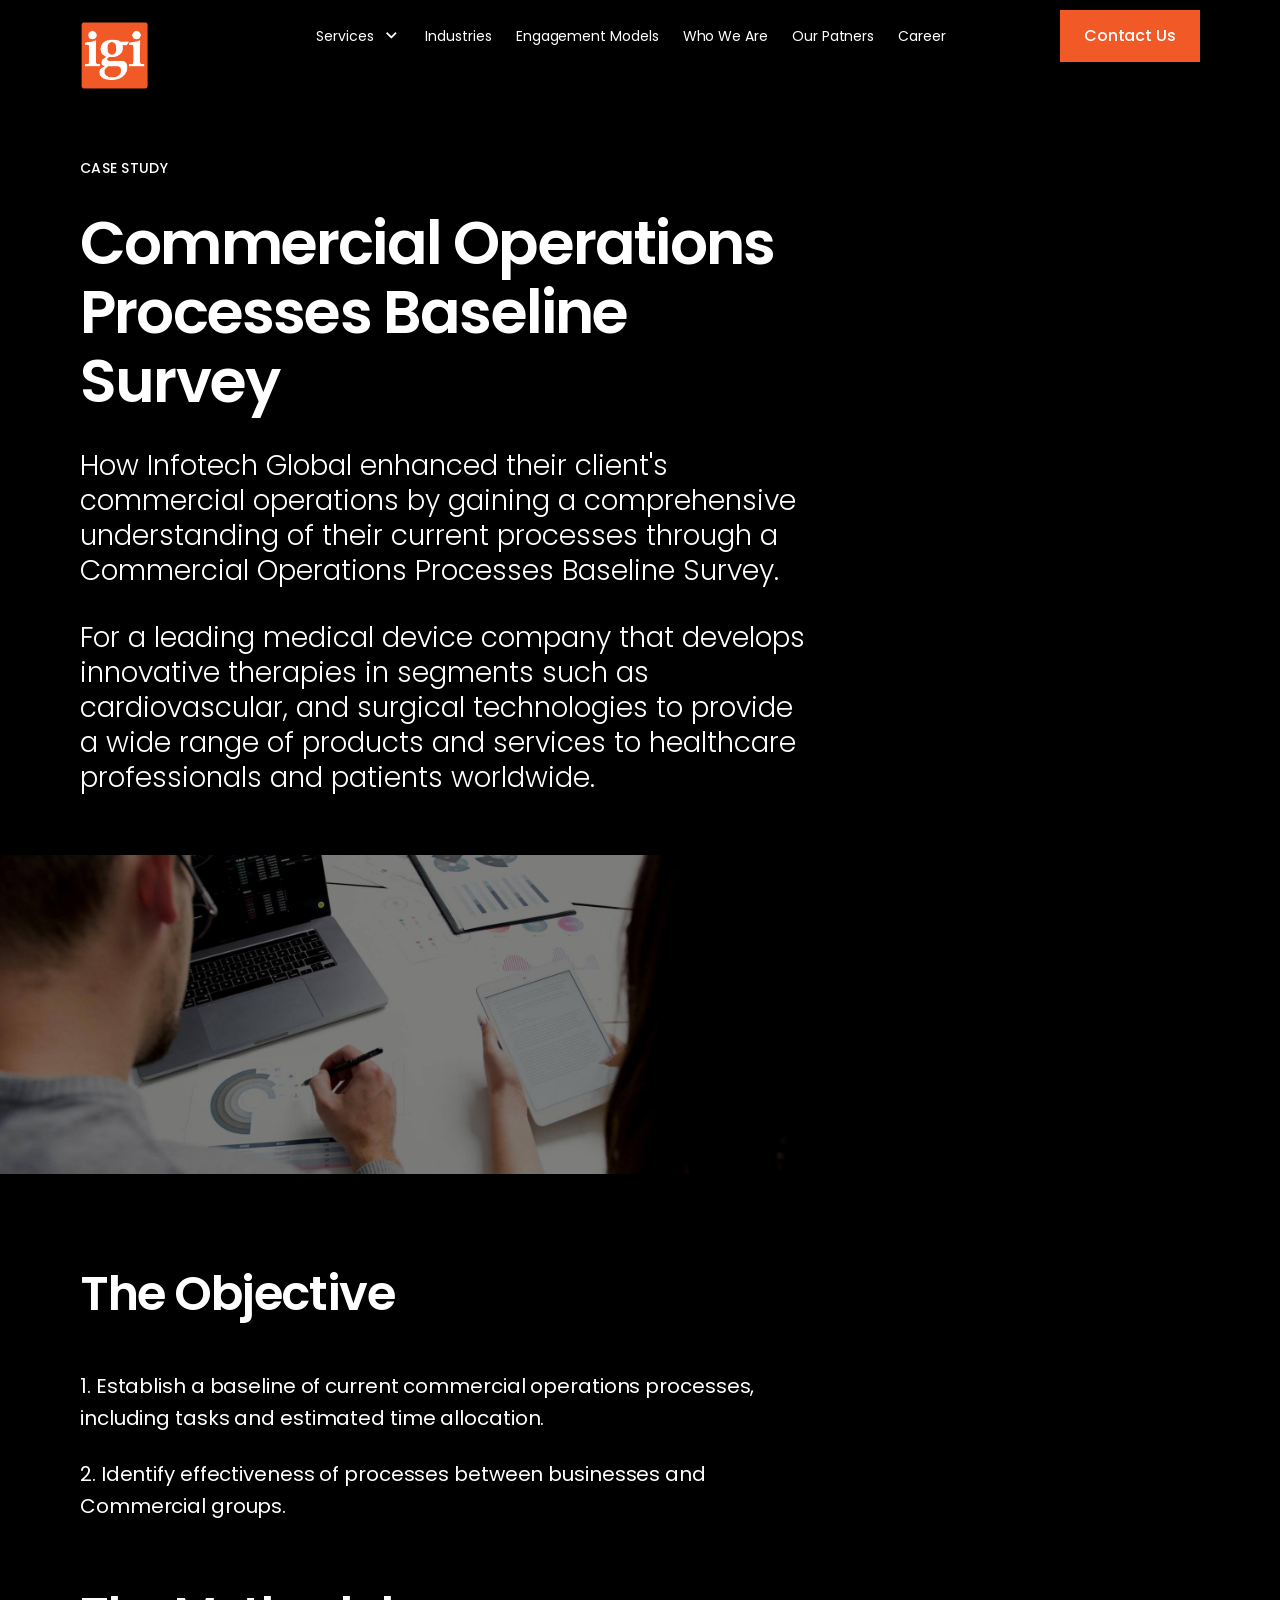
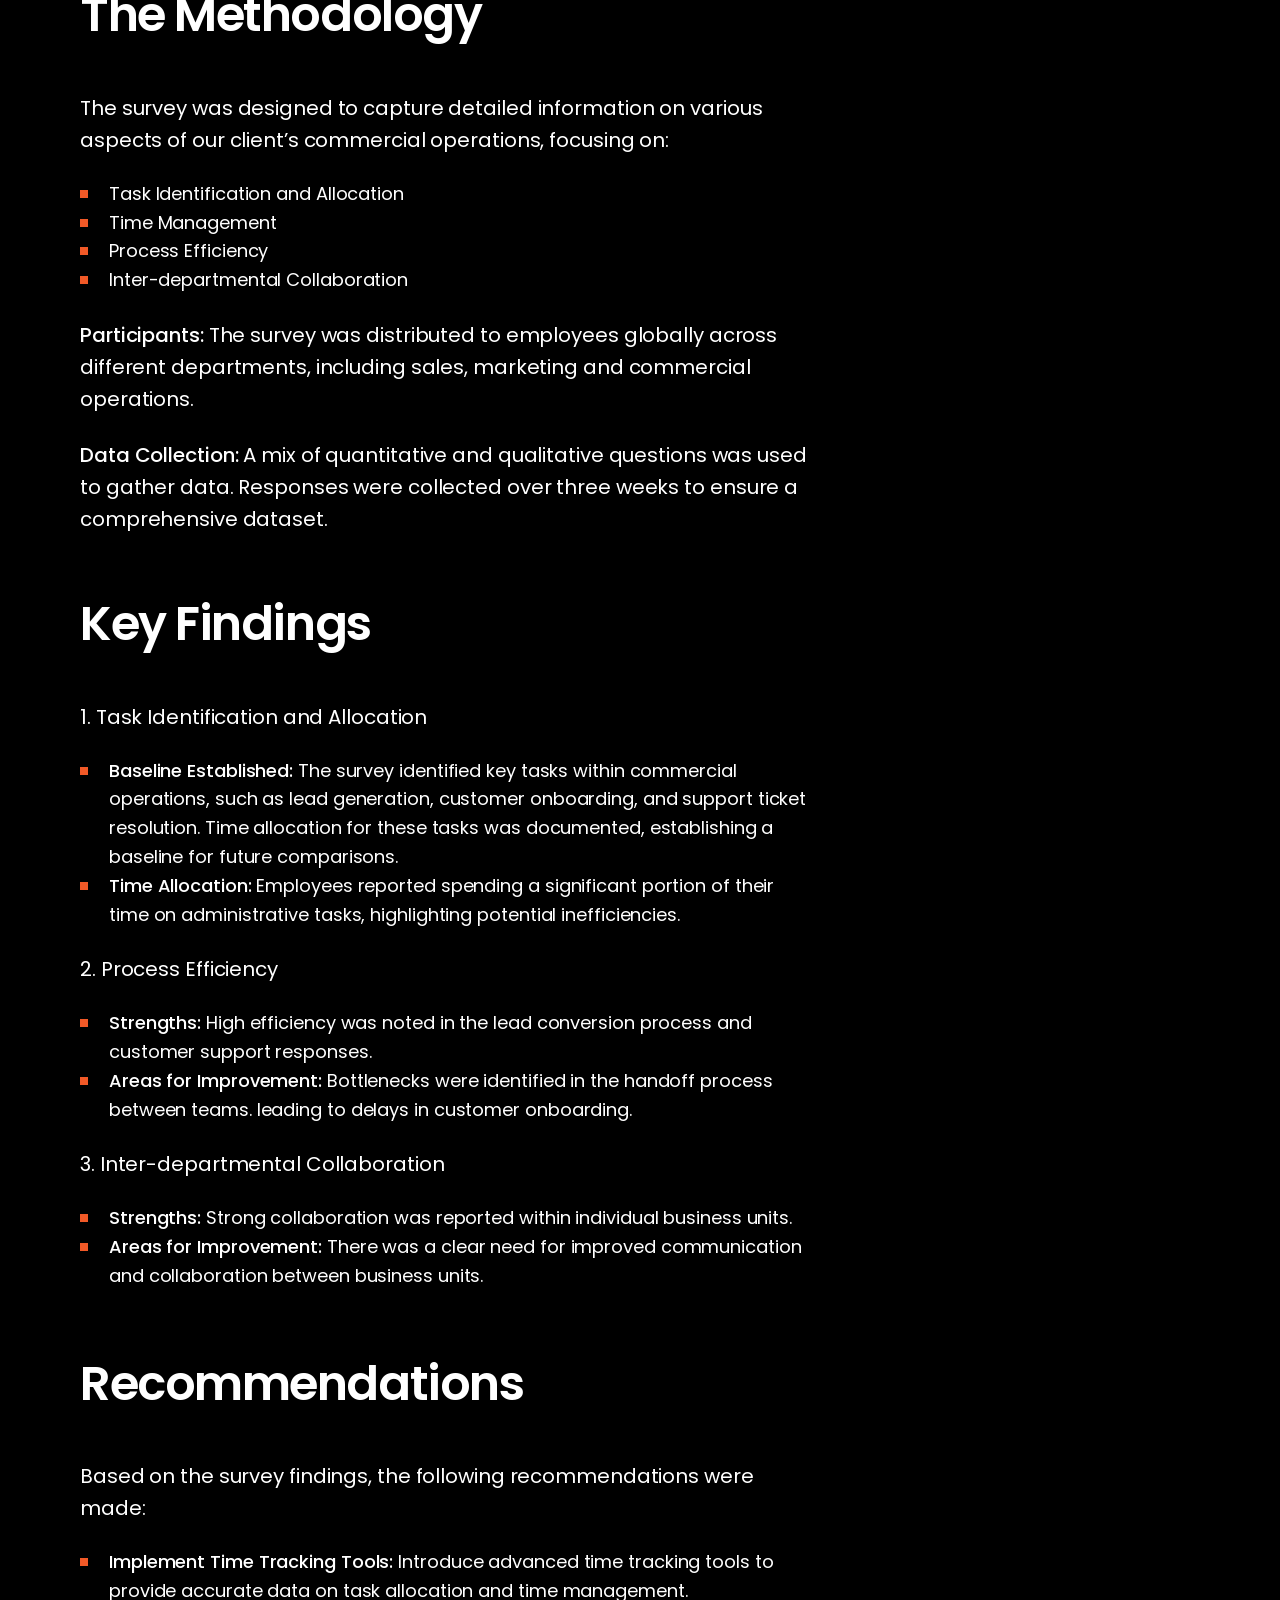
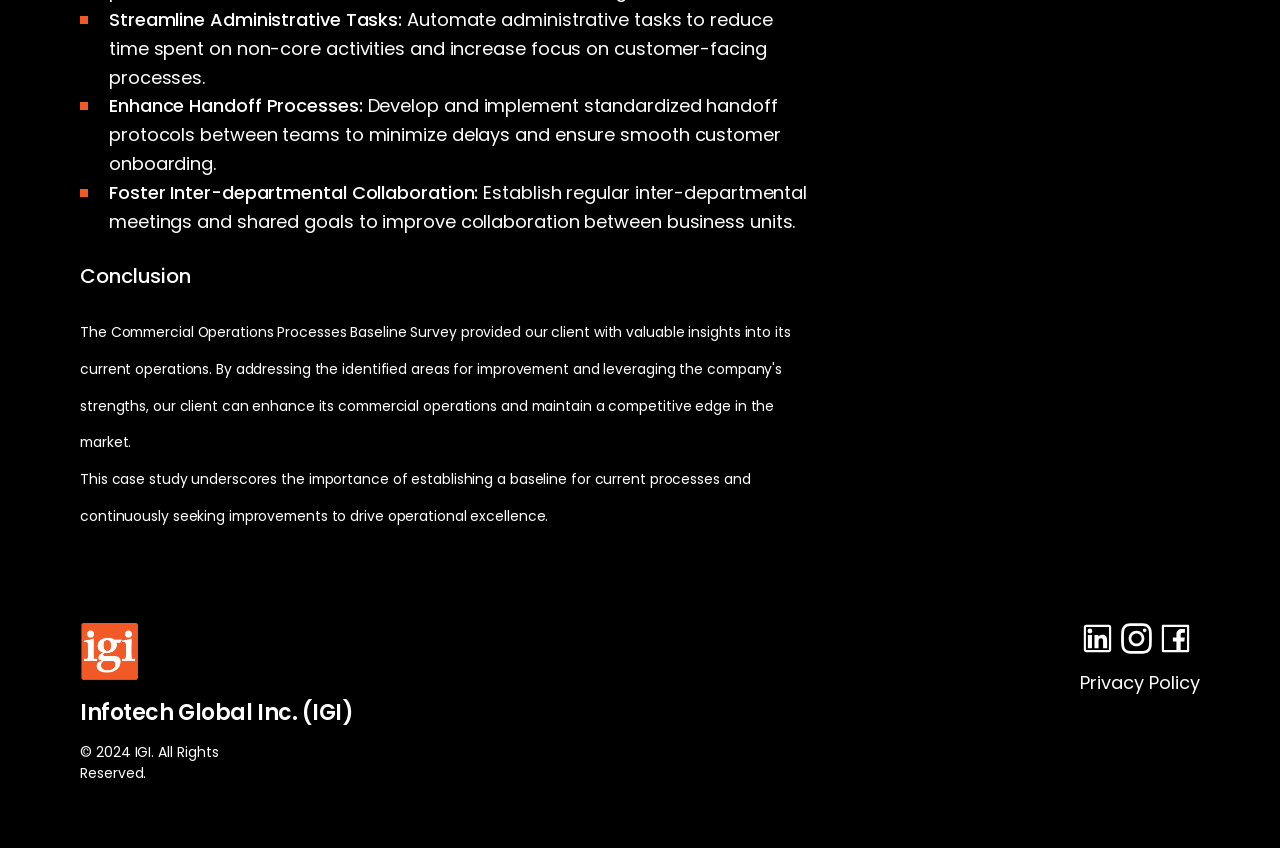
<file: case-study.html>
<!DOCTYPE html>
<html lang="en-US">
  
<!-- Mirrored from www.igiusa.com/case-study.html by HTTrack Website Copier/3.x [XR&CO'2014], Sun, 09 Aug 2026 22:44:37 GMT -->
<meta http-equiv="content-type" content="text/html;charset=utf-8" />
  <head>
    <meta charset="UTF-8" />
    <title>IGI | Infotech Global India</title>
    <link rel="icon" type="image/x-icon" href="img/favicon-32x32.png" />
    <meta name="template" content="rad-template" />
    <meta name="viewport" content="width=device-width, initial-scale=1" />

    <meta name="title" content="" />
    <meta name="description" content="" />
    <meta name="keywords" content="" />

    <meta name="robots" content="follow,index" />
    <link rel="canonical" href="index-2.html" />

    <link rel="stylesheet" href="libs/grid.css" type="text/css" />
    <link rel="stylesheet" href="libs/style.min.css" type="text/css" />
    <link rel="stylesheet" href="libs/cus_style.css" type="text/css" />
  </head>
  <body
    class="radicaligidesign generic page basicpage"
    id="page-f3f3debf6f"
    data-barba="wrapper"
    data-cmp-data-layer-enabled
  >
    <div class="root container responsivegrid">
      <div id="container-1309251dc9" class="cmp-container">
        <header class="customexperiencefragment experiencefragment">
          <div
            id="header"
            class="cmp-experiencefragment cmp-experiencefragment--global-header"
          >
            <div id="container-84b50968ae" class="cmp-container">
              <div class="aem-Grid aem-Grid--12 aem-Grid--default--12">
                <div
                  class="ghost aem-GridColumn aem-GridColumn--default--12"
                ></div>
                <div
                  class="globalnav aem-GridColumn aem-GridColumn--default--12"
                >
                  <!-- Global Nav -->
                  <div class="rad-global-nav" id="globalnav-b9f5a008bb">
                    <div class="rad-global-nav__wrapper">
                      <nav
                        aria-label="global"
                        class="rad-global-nav__container"
                      >
                        <div class="rad-global-nav__menu">
                          <button
                            class="rad-icon-button rad-nav-icon-button rad-global-nav__menu-open"
                            type="button"
                            aria-expanded="false"
                            aria-label="menu"
                          >
                            <div class="rad-icon-button__text">Menu</div>
                            <div class="rad-icon rad-icon__menu"></div>
                          </button>
                        </div>
                        <div class="rad-global-nav__logo">
                          <a
                            href="index-2.html"
                            class="rad-global-nav__static-logo"
                          >
                            <img src="img/logo.png" height="60px" />
                          </a>
                          <a href="index-2.html" class="cmp-logo">
                            <div class="cmp-logo__svg-wrapper">
                              <img src="img/logo.png" width="70px" />
                            </div>
                          </a>
                        </div>
                        <div class="rad-global-nav__primary-nav" role="toolbar">
                          <button
                            class="rad-icon-button rad-icon-button--primary rad-nav-icon-button rad-global-nav__menu-close"
                            type="button"
                            aria-expanded="false"
                            aria-label="close-menu"
                          >
                            <div class="rad-icon-button__text">Close Menu</div>
                            <div
                              class="rad-icon rad-icon--compact rad-icon__close"
                              aria-hidden="true"
                            ></div>
                          </button>
                          <ul class="rad-global-nav__menu-items">
                            <li class="submenu_ser">
                              <button
                                class="rad-button rad-button--ghost rad-global-nav__l1--button btn_dropdown_menu"
                                type="button"
                              >
                                <div class="rad-button__text">Services</div>
                                <div
                                  class="rad-button__icon-right rad-icon rad-icon__chevron-down rad-icon--compact"
                                ></div>
                              </button>
                              <div class="xfpage page basicpage">
                                <div
                                  id="container-ad6131fecc"
                                  class="cmp-container"
                                >
                                  <div
                                    class="aem-Grid aem-Grid--12 aem-Grid--default--12"
                                  >
                                    <div
                                      class="rad-global-nav__menu-item-content aem-GridColumn aem-GridColumn--default--12 nav_level_2"
                                    >
                                      <button
                                        class="menu-item-content__back-button rad-button rad-button--ghost"
                                      >
                                        <div
                                          class="rad-button__icon-left rad-icon rad-icon__chevron-left"
                                        ></div>
                                        <div class="rad-button__text">Back</div>
                                      </button>
                                      <div class="rad-submenu__cta-wrapper">
                                        <a
                                          href="#0"
                                          target="_self"
                                          rel=" "
                                          class="rad-submenu__cta rad-button rad-button--tertiary"
                                          data-barba-transition
                                        >
                                          <div class="rad-button__text">
                                            How we can help you
                                          </div>
                                          <div
                                            class="rad-button__icon-right rad-icon rad-icon__chevron-right rad-icon--compact"
                                            aria-hidden="true"
                                          ></div>
                                        </a>
                                      </div>
                                      <div class="rad-global-nav__submenu">
                                        <div class="l2-item">
                                          <!-- <div class="fs-26">Services</div> -->
                                          <button
                                            class="rad-global-nav__l2-button"
                                          >
                                            <a href="it-security.html"
                                              >IT Security</a
                                            >
                                          </button>
                                          <div class="l2-links" role="list">
                                            <a
                                              class="rad-global-nav__l2-link cus_nav11"
                                              href="it-security.html"
                                              >IT Security</a
                                            >
                                            <a
                                              role="listitem"
                                              class="rad-global-nav__l2-link"
                                              href="it-security.html"
                                            >
                                              Zero Trust Architecture
                                            </a>
                                            <a
                                              role="listitem"
                                              class="rad-global-nav__l2-link"
                                              href="it-security.html"
                                            >
                                              Security Operations
                                            </a>
                                            <a
                                              role="listitem"
                                              class="rad-global-nav__l2-link"
                                              href="it-security.html"
                                            >
                                              Security Assessments & Compliance
                                            </a>
                                            <a
                                              role="listitem"
                                              class="rad-global-nav__l2-link"
                                              href="it-security.html"
                                            >
                                              Strategic Roadmap & Governance
                                            </a>
                                          </div>
                                          <button
                                            class="rad-global-nav__l2-button"
                                          >
                                            <a href="cloud-architecture.html"
                                              >Cloud Architecture</a
                                            >
                                          </button>
                                          <div class="l2-links" role="list">
                                            <a
                                              class="rad-global-nav__l2-link cus_nav11"
                                              href="cloud-architecture.html"
                                              >Cloud Architecture</a
                                            >
                                            <a
                                              role="listitem"
                                              class="rad-global-nav__l2-link"
                                              href="cloud-architecture.html"
                                            >
                                              Cloud Modernization
                                            </a>
                                            <a
                                              role="listitem"
                                              class="rad-global-nav__l2-link"
                                              href="cloud-architecture.html"
                                            >
                                              Cloud Migration
                                            </a>
                                            <a
                                              role="listitem"
                                              class="rad-global-nav__l2-link"
                                              href="cloud-architecture.html"
                                            >
                                              Cloud AI Solutions
                                            </a>
                                            <a
                                              role="listitem"
                                              class="rad-global-nav__l2-link"
                                              href="cloud-architecture.html"
                                            >
                                              Cloud Suppport
                                            </a>
                                          </div>
                                        </div>

                                        <div class="l2-item">
                                          <button
                                            class="rad-global-nav__l2-button"
                                          >
                                            <a href="automation-ai.html">
                                              Automation AI
                                            </a>
                                          </button>
                                          <div class="l2-links" role="list">
                                            <a
                                              class="rad-global-nav__l2-link cus_nav11"
                                              href="automation-ai.html"
                                            >
                                              Automation AI
                                            </a>
                                            <a
                                              role="listitem"
                                              class="rad-global-nav__l2-link"
                                              href="automation-ai.html"
                                            >
                                              Data Science Machine Learning
                                            </a>
                                            <a
                                              role="listitem"
                                              class="rad-global-nav__l2-link"
                                              href="automation-ai.html"
                                            >
                                              MLOPS AND AIPOS</a
                                            >
                                            <a
                                              role="listitem"
                                              class="rad-global-nav__l2-link"
                                              href="automation-ai.html"
                                            >
                                              Generative AI
                                            </a>

                                            <a
                                              role="listitem"
                                              class="rad-global-nav__l2-link"
                                              href="automation-ai.html"
                                            >
                                              DevOps
                                            </a>
                                          </div>
                                          <button
                                            class="rad-global-nav__l2-button"
                                          >
                                            <a href="market-research.html">
                                              Market Research</a
                                            >
                                          </button>
                                          <div class="l2-links" role="list">
                                            <a
                                              class="rad-global-nav__l2-link cus_nav11"
                                              href="market-research.html"
                                            >
                                              Market Research</a
                                            >
                                            <a
                                              role="listitem"
                                              class="rad-global-nav__l2-link"
                                              href="#0"
                                            >
                                              Survey Programming
                                            </a>
                                            <a
                                              role="listitem"
                                              class="rad-global-nav__l2-link"
                                              href="#0"
                                            >
                                              Data Analysis and Reporting
                                            </a>
                                            <a
                                              role="listitem"
                                              class="rad-global-nav__l2-link"
                                              href="#0"
                                            >
                                              CATI
                                            </a>
                                            <a
                                              role="listitem"
                                              class="rad-global-nav__l2-link"
                                              href="#0"
                                            >
                                              Support Services
                                            </a>
                                          </div>
                                        </div>
                                        <div class="l2-item">
                                          <button
                                            class="rad-global-nav__l2-button"
                                          >
                                            <a
                                              href="analytics-business-intelligence.html"
                                            >
                                              Analytics & Business</a
                                            >
                                          </button>
                                          <div class="l2-links" role="list">
                                            <a
                                              class="rad-global-nav__l2-link cus_nav11"
                                              href="analytics-business-intelligence.html"
                                            >
                                              Analytics & Business
                                            </a>
                                            <a
                                              role="listitem"
                                              class="rad-global-nav__l2-link"
                                              href="analytics-business-intelligence.html"
                                            >
                                              Enterprise Reporting and
                                              Dashboards
                                            </a>
                                            <a
                                              role="listitem"
                                              class="rad-global-nav__l2-link"
                                              href="analytics-business-intelligence.html"
                                            >
                                              BI Modernization
                                            </a>
                                            <a
                                              role="listitem"
                                              class="rad-global-nav__l2-link"
                                              href="analytics-business-intelligence.html"
                                            >
                                              Analytics Integrations</a
                                            >
                                            <a
                                              role="listitem"
                                              class="rad-global-nav__l2-link"
                                              href="analytics-business-intelligence.html"
                                            >
                                              Consulting, Strategy, Engineering
                                              Roadmaps</a
                                            >
                                          </div>
                                          <button
                                            class="rad-global-nav__l2-button"
                                          >
                                            <a href="#0">
                                              Identity and Access Management</a
                                            >
                                          </button>
                                          <div class="l2-links" role="list">
                                            <a
                                              class="rad-global-nav__l2-link cus_nav11"
                                              href="#0"
                                            >
                                              Identity and Access Management
                                            </a>
                                            <a
                                              class="rad-global-nav__l2-link"
                                              href="#0"
                                            >
                                              Strengthened Authentication
                                            </a>
                                            <a
                                              role="listitem"
                                              class="rad-global-nav__l2-link"
                                              href="#0"
                                            >
                                              Identity Proofing Integration and
                                              Vendor Support
                                            </a>
                                          </div>
                                        </div>
                                        <div class="l2-item">
                                          <button
                                            class="rad-global-nav__l2-button"
                                          >
                                            <a href="#0">
                                              Application Development</a
                                            >
                                          </button>
                                          <div class="l2-links" role="list">
                                            <a
                                              role="listitem"
                                              class="rad-global-nav__l2-link cus_nav11"
                                              href="#0"
                                            >
                                              Application Development
                                            </a>
                                            <a
                                              role="listitem"
                                              class="rad-global-nav__l2-link"
                                              href="#0"
                                            >
                                              Cloud-native Architecture
                                            </a>
                                            <a
                                              role="listitem"
                                              class="rad-global-nav__l2-link"
                                              href="#0"
                                            >
                                              Highly scalable line of business
                                              app</a
                                            >
                                            <a
                                              role="listitem"
                                              class="rad-global-nav__l2-link"
                                              href="#0"
                                            >
                                              Modernization
                                            </a>
                                            <a
                                              role="listitem"
                                              class="rad-global-nav__l2-link"
                                              href="#0"
                                            >
                                              Personalized recommendations
                                            </a>
                                            <a
                                              role="listitem"
                                              class="rad-global-nav__l2-link"
                                              href="#0"
                                            >
                                              Mobile workforce Apps</a
                                            >
                                            <a
                                              role="listitem"
                                              class="rad-global-nav__l2-link"
                                              href="#0"
                                            >
                                              Virtual Assistants and Chatbots</a
                                            >
                                            <a
                                              role="listitem"
                                              class="rad-global-nav__l2-link"
                                              href="#0"
                                            >
                                              Secure DevOps</a
                                            >
                                          </div>
                                        </div>
                                      </div>
                                    </div>
                                  </div>
                                </div>
                              </div>
                            </li>

                            <li>
                              <a
                                class="rad-button rad-button--ghost rad-global-nav__l1--link"
                                href="industries.html"
                              >
                                <div class="rad-button__text">Industries</div>
                              </a>
                            </li>
                            <li>
                              <a
                                class="rad-button rad-button--ghost rad-global-nav__l1--link"
                                href="engagement-models.html"
                              >
                                <div class="rad-button__text">
                                  Engagement Models
                                </div>
                              </a>
                            </li>
                            <li>
                              <a
                                class="rad-button rad-button--ghost rad-global-nav__l1--link"
                                href="who-we-are.html"
                              >
                                <div class="rad-button__text">Who We Are</div>
                              </a>
                            </li>
                            <li>
                              <a
                                class="rad-button rad-button--ghost rad-global-nav__l1--link"
                                href="our-partner.html"
                              >
                                <div class="rad-button__text">Our Patners</div>
                              </a>
                            </li>

                            <li>
                              <a
                                class="rad-button rad-button--ghost rad-global-nav__l1--link"
                                href="career.html"
                              >
                                <div class="rad-button__text">Career</div>
                              </a>
                            </li>
                            <li class="show_device_sm">
                              <a
                                class="rad-button rad-button--ghost rad-global-nav__l1--link"
                                href="contact-us.html"
                              >
                                <div class="rad-button__text">Contact Us</div>
                              </a>
                            </li>
                          </ul>
                        </div>
                        <div class="rad-global-nav__utility-nav d-none-md">
                          <a
                            href="contact-us.html"
                            target="_self"
                            aria-label=""
                            class="rad-button rad-button--primary"
                          >
                            <div class="rad-button__text">Contact Us</div>
                          </a>
                        </div>
                      </nav>
                    </div>
                    <div class="rad-global-nav__overlay"></div>
                  </div>
                </div>
              </div>
            </div>
          </div>
        </header>
        <main class="container responsivegrid">
          <div
            id="main"
            data-barba="container"
            data-barba-namespace="container-d7d7863a95"
            data-pageid="page-a3833e3562"
            class="cmp-container"
          >
            <div class="articlehero">
              <div
                class="rad-article-hero rad-spacing-vertical-md"
                id="articlehero-31c5083960"
                data-cmp-data-layer="{&#34;articlehero-31c5083960&#34;:{&#34;@type&#34;:&#34;cio-sites/components/rad/blocks/articlehero&#34;,&#34;analytics-module-name&#34;:&#34;articlehero-1&#34;,&#34;analytics-template-zone&#34;:&#34;hero&#34;}}"
              >
                <div class="rad-article-hero__text-content">
                  <p class="rad-article-hero__eyebrow">
                    <span class="rad-article-hero__category">Case Study</span>
                  </p>
                  <h1 class="rad-article-hero__headline">
                    Commercial Operations Processes Baseline Survey
                  </h1>
                  <p class="rad-article-hero__subheader">
                    How Infotech Global enhanced their client's commercial
                    operations by gaining a comprehensive understanding of their
                    current processes through a Commercial Operations Processes
                    Baseline Survey.
                  </p>
                  <p class="rad-article-hero__subheader">
                    For a leading medical device company that develops
                    innovative therapies in segments such as cardiovascular, and
                    surgical technologies to provide a wide range of products
                    and services to healthcare professionals and patients
                    worldwide.
                  </p>
                </div>
                <div class="rad-article-hero__graphic">
                  <div class="image rad-article-hero__hero-image">
                    <div
                      data-cmp-is="image"
                      data-cmp-lazy
                      data-cmp-lazythreshold="0"
                      data-cmp-src="img/case/market_bg.jpg"
                      data-cmp-widths="320,480,600,800,1024,1200,1600"
                      data-cmp-dmimage
                      data-cmp-smartcroprendition="rad-5x3"
                      data-asset="img/case/market_bg.jpg"
                      data-asset-id="1f9f0f0c-e7a9-4b40-b171-2afcf516b786"
                      id="image-8ba97881f1"
                      class="cmp-image"
                      itemscope
                      itemtype="http://schema.org/ImageObject"
                    >
                      <noscript data-cmp-hook-image="noscript">
                        <img
                          class="cmp-image__image"
                          src="img/case/market_bg.jpg"
                          itemprop="contentUrl"
                          data-cmp-hook-image="image"
                          alt
                        />
                      </noscript>
                    </div>
                  </div>
                </div>
              </div>
            </div>
            <div class="editorialtext text">
              <!-- Editorial Text -->
              <div
                id="editorialtext-52f2dd6d4f"
                class="rad-absorb-editorial-text rad-spacing-vertical-md"
              >
                <h2>The Objective</h2>
                <p>
                  1. Establish a baseline of current commercial operations
                  processes, including tasks and estimated time allocation.
                </p>
                <p>
                  2. Identify effectiveness of processes between businesses and
                  Commercial groups.
                </p>
                <h2>The Methodology</h2>
                <p>
                  The survey was designed to capture detailed information on
                  various aspects of our client’s commercial operations,
                  focusing on:
                </p>
                <ul>
                  <li>Task Identification and Allocation</li>
                  <li>Time Management</li>
                  <li>Process Efficiency</li>
                  <li>Inter-departmental Collaboration</li>
                </ul>
                <p>
                  <strong>Participants:</strong> The survey was distributed to
                  employees globally across different departments, including
                  sales, marketing and commercial operations.
                </p>
                <p>
                  <strong>Data Collection:</strong> A mix of quantitative and
                  qualitative questions was used to gather data. Responses were
                  collected over three weeks to ensure a comprehensive dataset.
                </p>
              </div>
            </div>

            <div class="editorialtext text rad-component-spacing-top-none">
              <!-- Editorial Text -->
              <div
                id="editorialtext-5ff8ffd240"
                class="rad-absorb-editorial-text rad-spacing-vertical-md"
              >
                <h2>Key Findings</h2>
                <p>1. Task Identification and Allocation</p>
                <ul>
                  <li>
                    <strong>Baseline Established:</strong> The survey identified
                    key tasks within commercial operations, such as lead
                    generation, customer onboarding, and support ticket
                    resolution. Time allocation for these tasks was documented,
                    establishing a baseline for future comparisons.
                  </li>
                  <li>
                    <strong>Time Allocation:</strong> Employees reported
                    spending a significant portion of their time on
                    administrative tasks, highlighting potential inefficiencies.
                  </li>
                </ul>
                <p>2. Process Efficiency</p>
                <ul>
                  <li>
                    <strong>Strengths:</strong> High efficiency was noted in the
                    lead conversion process and customer support responses.
                  </li>
                  <li>
                    <strong>Areas for Improvement:</strong> Bottlenecks were
                    identified in the handoff process between teams. leading to
                    delays in customer onboarding.
                  </li>
                </ul>
                <p>3. Inter-departmental Collaboration</p>
                <ul>
                  <li>
                    <strong>Strengths:</strong> Strong collaboration was
                    reported within individual business units.
                  </li>
                  <li>
                    <strong>Areas for Improvement:</strong> There was a clear
                    need for improved communication and collaboration between
                    business units.
                  </li>
                </ul>

                <h2>Recommendations</h2>
                <p>
                  Based on the survey findings, the following recommendations
                  were made:
                </p>
                <ul>
                  <li>
                    <strong>Implement Time Tracking Tools:</strong> Introduce
                    advanced time tracking tools to provide accurate data on
                    task allocation and time management.
                  </li>
                  <li>
                    <strong>Streamline Administrative Tasks:</strong> Automate
                    administrative tasks to reduce time spent on non-core
                    activities and increase focus on customer-facing processes.
                  </li>
                  <li>
                    <strong>Enhance Handoff Processes:</strong> Develop and
                    implement standardized handoff protocols between teams to
                    minimize delays and ensure smooth customer onboarding.
                  </li>
                  <li>
                    <strong>Foster Inter-departmental Collaboration:</strong>
                    Establish regular inter-departmental meetings and shared
                    goals to improve collaboration between business units.
                  </li>
                </ul>

                <p>
                  <b>Conclusion</b>
                </p>
                <p>
                  <sub>
                    <sup>
                      The Commercial Operations Processes Baseline Survey
                      provided our client with valuable insights into its
                      current operations. By addressing the identified areas for
                      improvement and leveraging the company's strengths, our
                      client can enhance its commercial operations and maintain
                      a competitive edge in the market.
                    </sup>
                  </sub>
                  <br />
                  <sub>
                    <sup>
                      This case study underscores the importance of establishing
                      a baseline for current processes and continuously seeking
                      improvements to drive operational excellence.
                    </sup>
                  </sub>
                </p>
              </div>
            </div>
          </div>
        </main>
        <footer class="customexperiencefragment experiencefragment">
          <div
            id="footer"
            class="cmp-experiencefragment cmp-experiencefragment--global-footer"
          >
            <div id="container-8aacafa91b" class="cmp-container">
              <div class="aem-Grid aem-Grid--12 aem-Grid--default--12">
                <div
                  class="footerblock aem-GridColumn aem-GridColumn--default--12"
                >
                  <!-- /* RAD Footer Block Markup */ -->
                  <div id="footerblock-359f367321">
                    <div class="rad-footer__main">
                      <div>
                        <img
                          src="img/logo.png"
                          width="60px"
                          style="margin-bottom: 15px"
                        />
                        <h4
                          class="rad-footer__title"
                          style="margin-bottom: 15px"
                        >
                          Infotech Global Inc. (IGI)
                        </h4>

                        <p class="rad-footer__copyright">
                          &#169;
                          <span class="rad-footer__this-year">2024</span> IGI.
                          All Rights Reserved.
                        </p>
                      </div>
                      <div class="social_icon">
                        <ul>
                          <li>
                            <a
                              href="https://www.linkedin.com/company/infotech-global-inc/"
                              target="_blank"
                            >
                              <svg
                                stroke="currentColor"
                                fill="currentColor"
                                stroke-width="0"
                                viewBox="0 0 1024 1024"
                                height="1em"
                                width="1em"
                                xmlns="http://www.w3.org/2000/svg"
                              >
                                <path
                                  d="M847.7 112H176.3c-35.5 0-64.3 28.8-64.3 64.3v671.4c0 35.5 28.8 64.3 64.3 64.3h671.4c35.5 0 64.3-28.8 64.3-64.3V176.3c0-35.5-28.8-64.3-64.3-64.3zm0 736c-447.8-.1-671.7-.2-671.7-.3.1-447.8.2-671.7.3-671.7 447.8.1 671.7.2 671.7.3-.1 447.8-.2 671.7-.3 671.7zM230.6 411.9h118.7v381.8H230.6zm59.4-52.2c37.9 0 68.8-30.8 68.8-68.8a68.8 68.8 0 1 0-137.6 0c-.1 38 30.7 68.8 68.8 68.8zm252.3 245.1c0-49.8 9.5-98 71.2-98 60.8 0 61.7 56.9 61.7 101.2v185.7h118.6V584.3c0-102.8-22.2-181.9-142.3-181.9-57.7 0-96.4 31.7-112.3 61.7h-1.6v-52.2H423.7v381.8h118.6V604.8z"
                                ></path>
                              </svg>
                            </a>
                          </li>
                          <li>
                            <a
                              href="https://www.instagram.com/infotech_igi?igsh=MXU5a2ZjaTUyd3dmYg=="
                              target="_blank"
                            >
                              <svg
                                stroke="currentColor"
                                fill="currentColor"
                                stroke-width="0"
                                viewBox="0 0 448 512"
                                height="1em"
                                width="1em"
                                xmlns="http://www.w3.org/2000/svg"
                              >
                                <path
                                  d="M224.1 141c-63.6 0-114.9 51.3-114.9 114.9s51.3 114.9 114.9 114.9S339 319.5 339 255.9 287.7 141 224.1 141zm0 189.6c-41.1 0-74.7-33.5-74.7-74.7s33.5-74.7 74.7-74.7 74.7 33.5 74.7 74.7-33.6 74.7-74.7 74.7zm146.4-194.3c0 14.9-12 26.8-26.8 26.8-14.9 0-26.8-12-26.8-26.8s12-26.8 26.8-26.8 26.8 12 26.8 26.8zm76.1 27.2c-1.7-35.9-9.9-67.7-36.2-93.9-26.2-26.2-58-34.4-93.9-36.2-37-2.1-147.9-2.1-184.9 0-35.8 1.7-67.6 9.9-93.9 36.1s-34.4 58-36.2 93.9c-2.1 37-2.1 147.9 0 184.9 1.7 35.9 9.9 67.7 36.2 93.9s58 34.4 93.9 36.2c37 2.1 147.9 2.1 184.9 0 35.9-1.7 67.7-9.9 93.9-36.2 26.2-26.2 34.4-58 36.2-93.9 2.1-37 2.1-147.8 0-184.8zM398.8 388c-7.8 19.6-22.9 34.7-42.6 42.6-29.5 11.7-99.5 9-132.1 9s-102.7 2.6-132.1-9c-19.6-7.8-34.7-22.9-42.6-42.6-11.7-29.5-9-99.5-9-132.1s-2.6-102.7 9-132.1c7.8-19.6 22.9-34.7 42.6-42.6 29.5-11.7 99.5-9 132.1-9s102.7-2.6 132.1 9c19.6 7.8 34.7 22.9 42.6 42.6 11.7 29.5 9 99.5 9 132.1s2.7 102.7-9 132.1z"
                                ></path>
                              </svg>
                            </a>
                          </li>
                          <li>
                            <a
                              href="https://www.facebook.com/profile.php?id=61565009271241&amp;mibextid=ZbWKwL"
                              target="_blank"
                            >
                              <svg
                                stroke="currentColor"
                                fill="currentColor"
                                stroke-width="0"
                                viewBox="0 0 1024 1024"
                                height="1em"
                                width="1em"
                                xmlns="http://www.w3.org/2000/svg"
                              >
                                <path
                                  d="M880 112H144c-17.7 0-32 14.3-32 32v736c0 17.7 14.3 32 32 32h736c17.7 0 32-14.3 32-32V144c0-17.7-14.3-32-32-32zm-32 736H663.9V602.2h104l15.6-120.7H663.9v-77.1c0-35 9.7-58.8 59.8-58.8h63.9v-108c-11.1-1.5-49-4.8-93.2-4.8-92.2 0-155.3 56.3-155.3 159.6v89H434.9v120.7h104.3V848H176V176h672v672z"
                                ></path>
                              </svg>
                            </a>
                          </li>
                        </ul>
                        <p>
                          <a href="privacy-policy.html"> Privacy Policy</a>
                        </p>
                      </div>
                    </div>
                  </div>
                </div>
              </div>
            </div>
          </div>
        </footer>
      </div>
    </div>
    <script defer src="libs/script-ig.min.js"></script>
    <!-- customfooter -->
    <script defer src="libs/script-igi.min.js"></script>
    <script>
      // Function to check if the device is mobile
      function isMobileDevice() {
        return window.innerWidth <= 768;
      }

      // Add event listener for the dropdown button
      document
        .querySelector(".btn_dropdown_menu")
        .addEventListener("click", function () {
          if (isMobileDevice()) {
            document
              .querySelector(".submenu_ser")
              .classList.add("rad-global-nav__l1--active");
            document
              .querySelector(".nav_level_2")
              .classList.add("rad-global-nav__drawer--open");
            document.querySelector(
              ".menu-item-content__back-button"
            ).style.visibility = "visible";
          }
        });

      // Add event listener for the back button
      document
        .querySelector(".menu-item-content__back-button")
        .addEventListener("click", function () {
          document
            .querySelector(".submenu_ser")
            .classList.remove("rad-global-nav__l1--active");
          document
            .querySelector(".nav_level_2")
            .classList.remove("rad-global-nav__drawer--open");
          document.querySelector(
            ".menu-item-content__back-button"
          ).style.visibility = "hidden";
        });

      // Existing script to handle menu open/close
      document
        .querySelector(".rad-nav-icon-button")
        .addEventListener("click", function () {
          // Add the class to the element with class 'rad-global-nav'
          document
            .querySelector(".rad-global-nav")
            .classList.add("rad-global-nav--menu-open");

          // Add the class to the element with class 'basicpage'
          document
            .querySelector(".basicpage")
            .classList.add("rad-global-nav--active");

          // Add the style to the html tag
          document.documentElement.style.overflow = "hidden";
        });

      document
        .querySelector(".rad-icon__close")
        .addEventListener("click", function () {
          // Remove the class from the element with class 'rad-global-nav'
          document
            .querySelector(".rad-global-nav")
            .classList.remove("rad-global-nav--menu-open");

          // Remove the class from the element with class 'basicpage'
          document
            .querySelector(".basicpage")
            .classList.remove("rad-global-nav--active");

          // Remove the style from the html tag
          document.documentElement.style.overflow = "";
        });
    </script>
  </body>

<!-- Mirrored from www.igiusa.com/case-study.html by HTTrack Website Copier/3.x [XR&CO'2014], Sun, 09 Aug 2026 22:44:38 GMT -->
</html>
</file>
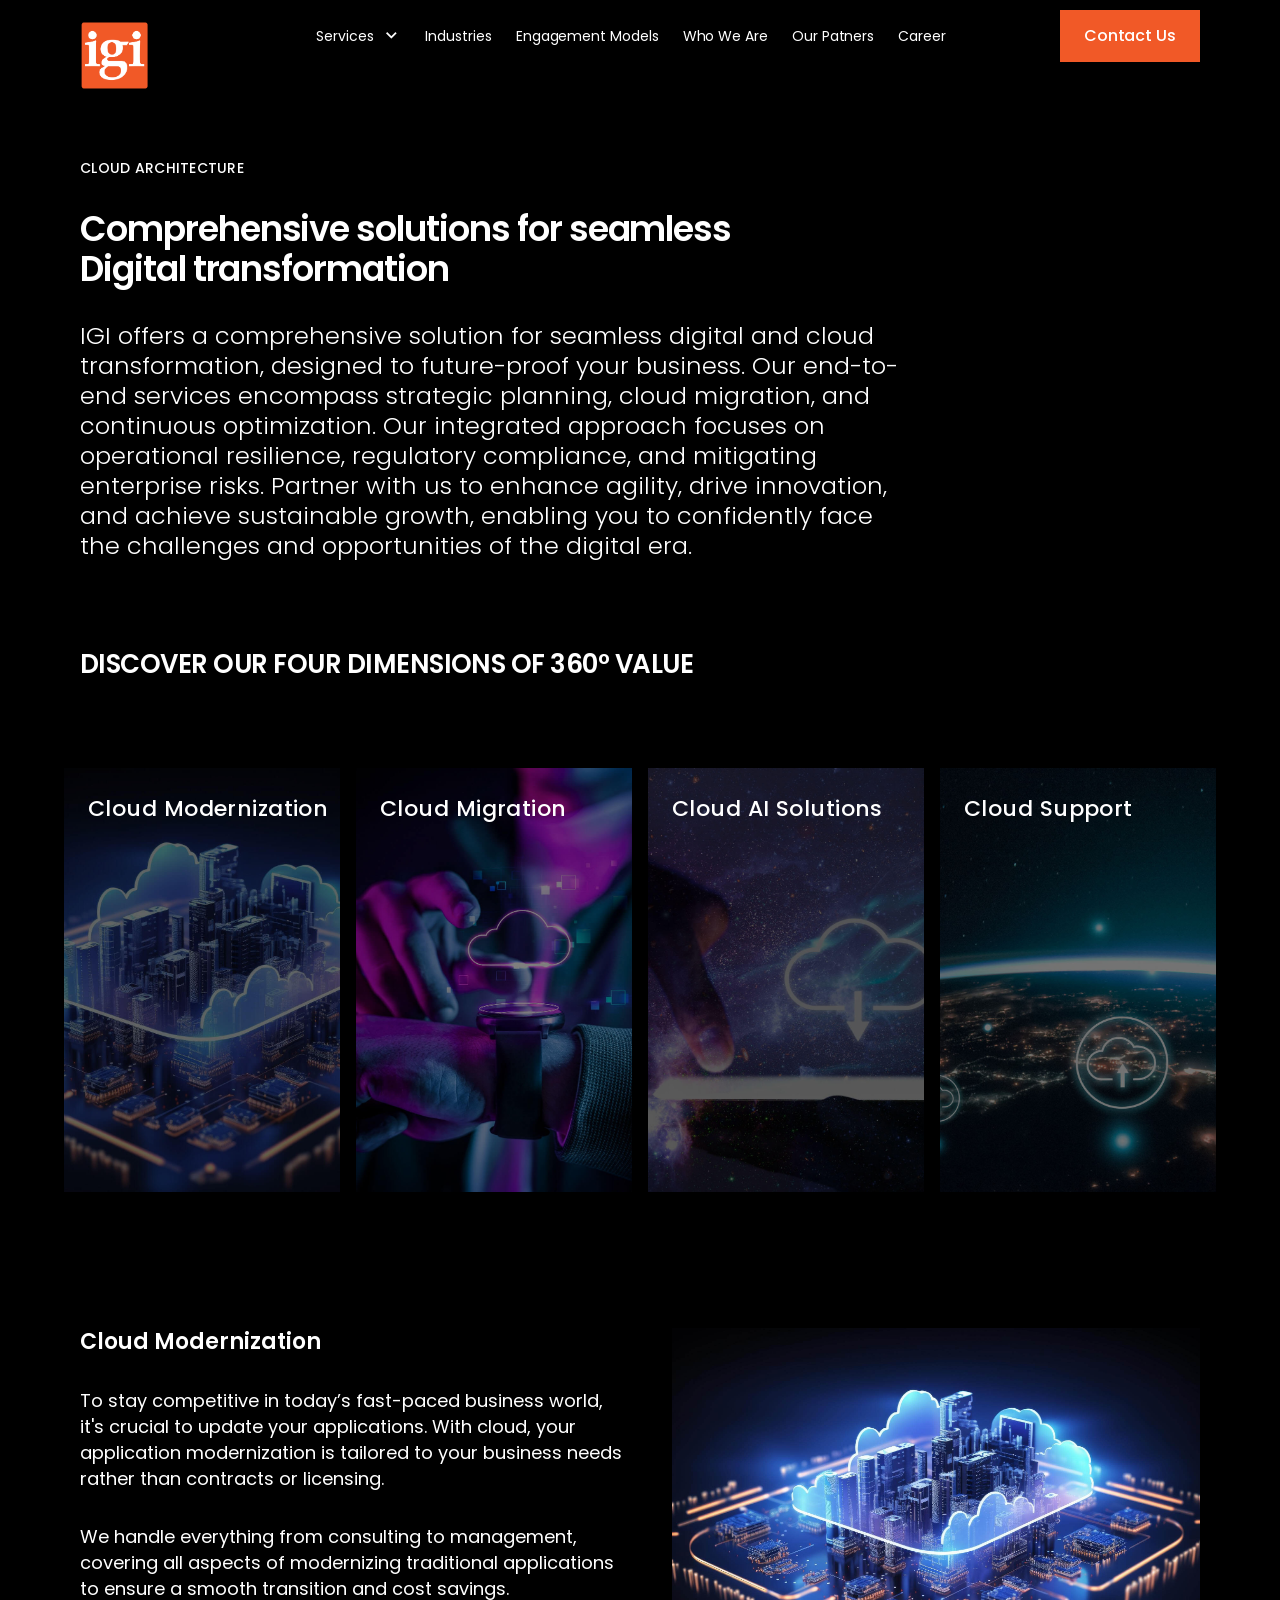
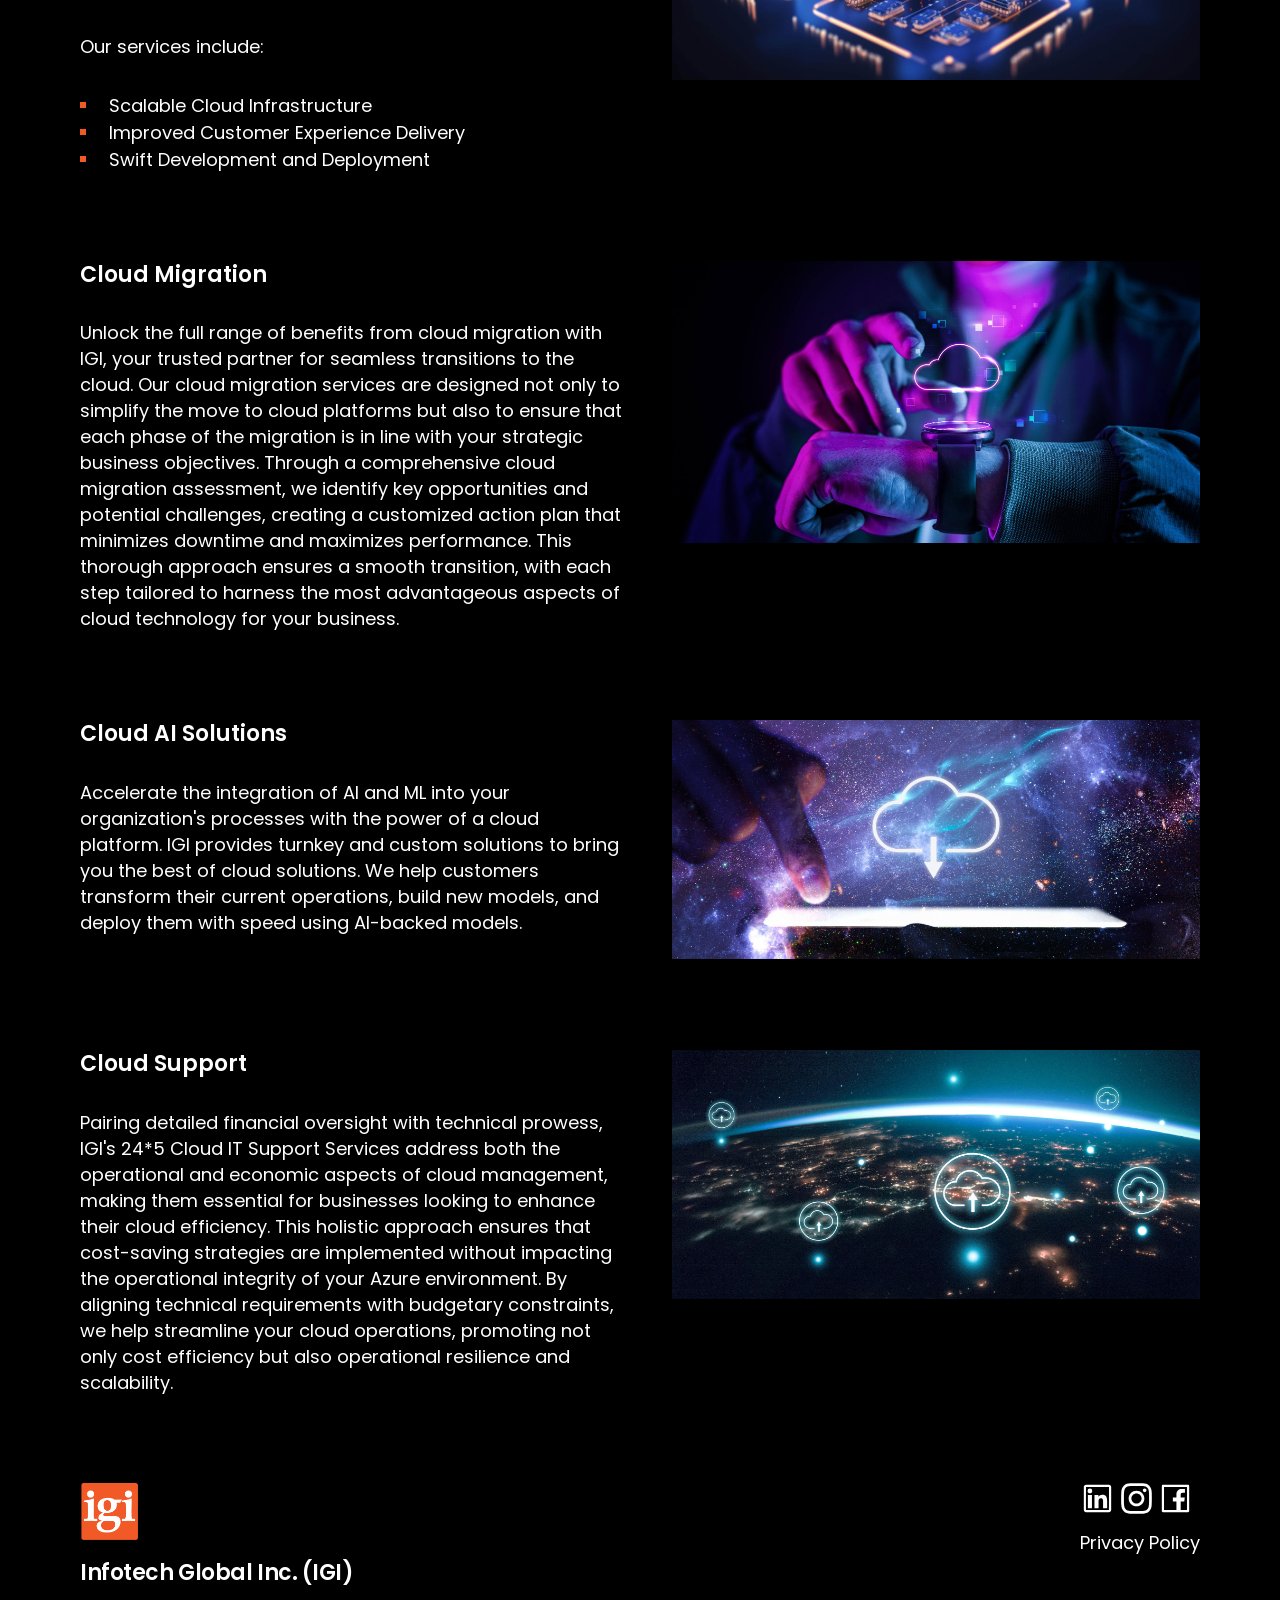
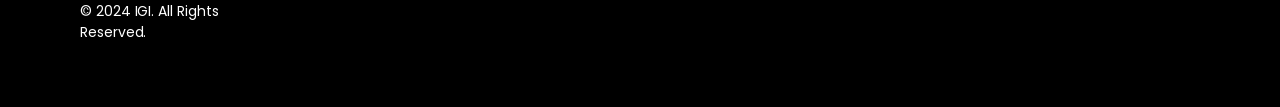
<file: cloud-architecture.html>
<!DOCTYPE html>
<html lang="en-US">
  
<!-- Mirrored from www.igiusa.com/cloud-architecture.html by HTTrack Website Copier/3.x [XR&CO'2014], Sun, 09 Aug 2026 22:44:19 GMT -->
<meta http-equiv="content-type" content="text/html;charset=utf-8" />
  <head>
    <meta charset="UTF-8" />
    <title>IGI | Infotech Global India</title>
    <link rel="icon" type="image/x-icon" href="img/favicon-32x32.png" />
    <meta name="template" content="rad-template" />
    <meta name="viewport" content="width=device-width, initial-scale=1" />

    <meta name="title" content="" />
    <meta name="description" content="" />
    <meta name="keywords" content="" />

    <meta name="robots" content="follow,index" />
    <link rel="canonical" href="index-2.html" />

    <link rel="stylesheet" href="libs/grid.css" type="text/css" />
    <link rel="stylesheet" href="libs/style.min.css" type="text/css" />
    <link rel="stylesheet" href="libs/cus_style.css" type="text/css" />
  </head>
  <body
    class="radicaligidesign generic page basicpage"
    id="page-f3f3debf6f"
    data-barba="wrapper"
    data-cmp-data-layer-enabled
  >
    <div class="root container responsivegrid">
      <div id="container-1309251dc9" class="cmp-container">
        <header class="customexperiencefragment experiencefragment">
          <div
            id="header"
            class="cmp-experiencefragment cmp-experiencefragment--global-header"
          >
            <div id="container-84b50968ae" class="cmp-container">
              <div class="aem-Grid aem-Grid--12 aem-Grid--default--12">
                <div
                  class="ghost aem-GridColumn aem-GridColumn--default--12"
                ></div>
                <div
                  class="globalnav aem-GridColumn aem-GridColumn--default--12"
                >
                  <!-- Global Nav -->
                  <div class="rad-global-nav" id="globalnav-b9f5a008bb">
                    <div class="rad-global-nav__wrapper">
                      <nav
                        aria-label="global"
                        class="rad-global-nav__container"
                      >
                        <div class="rad-global-nav__menu">
                          <button
                            class="rad-icon-button rad-nav-icon-button rad-global-nav__menu-open"
                            type="button"
                            aria-expanded="false"
                            aria-label="menu"
                          >
                            <div class="rad-icon-button__text">Menu</div>
                            <div class="rad-icon rad-icon__menu"></div>
                          </button>
                        </div>
                        <div class="rad-global-nav__logo">
                          <a
                            href="index-2.html"
                            class="rad-global-nav__static-logo"
                          >
                            <img src="img/logo.png" height="60px" />
                          </a>
                          <a href="index-2.html" class="cmp-logo">
                            <div class="cmp-logo__svg-wrapper">
                              <img src="img/logo.png" width="70px" />
                            </div>
                          </a>
                        </div>
                        <div class="rad-global-nav__primary-nav" role="toolbar">
                          <button
                            class="rad-icon-button rad-icon-button--primary rad-nav-icon-button rad-global-nav__menu-close"
                            type="button"
                            aria-expanded="false"
                            aria-label="close-menu"
                          >
                            <div class="rad-icon-button__text">Close Menu</div>
                            <div
                              class="rad-icon rad-icon--compact rad-icon__close"
                              aria-hidden="true"
                            ></div>
                          </button>
                          <ul class="rad-global-nav__menu-items">
                            <li class="submenu_ser">
                              <button
                                class="rad-button rad-button--ghost rad-global-nav__l1--button btn_dropdown_menu"
                                type="button"
                              >
                                <div class="rad-button__text">Services</div>
                                <div
                                  class="rad-button__icon-right rad-icon rad-icon__chevron-down rad-icon--compact"
                                ></div>
                              </button>
                              <div class="xfpage page basicpage">
                                <div
                                  id="container-ad6131fecc"
                                  class="cmp-container"
                                >
                                  <div
                                    class="aem-Grid aem-Grid--12 aem-Grid--default--12"
                                  >
                                    <div
                                      class="rad-global-nav__menu-item-content aem-GridColumn aem-GridColumn--default--12 nav_level_2"
                                    >
                                      <button
                                        class="menu-item-content__back-button rad-button rad-button--ghost"
                                      >
                                        <div
                                          class="rad-button__icon-left rad-icon rad-icon__chevron-left"
                                        ></div>
                                        <div class="rad-button__text">Back</div>
                                      </button>
                                      <div class="rad-submenu__cta-wrapper">
                                        <a
                                          href="#0"
                                          target="_self"
                                          rel=" "
                                          class="rad-submenu__cta rad-button rad-button--tertiary"
                                          data-barba-transition
                                        >
                                          <div class="rad-button__text">
                                            How we can help you
                                          </div>
                                          <div
                                            class="rad-button__icon-right rad-icon rad-icon__chevron-right rad-icon--compact"
                                            aria-hidden="true"
                                          ></div>
                                        </a>
                                      </div>
                                      <div class="rad-global-nav__submenu">
                                        <div class="l2-item">
                                          <!-- <div class="fs-26">Services</div> -->
                                          <button
                                            class="rad-global-nav__l2-button"
                                          >
                                            <a href="it-security.html"
                                              >IT Security</a
                                            >
                                          </button>
                                          <div class="l2-links" role="list">
                                            <a
                                              class="rad-global-nav__l2-link cus_nav11"
                                              href="it-security.html"
                                              >IT Security</a
                                            >
                                            <a
                                              role="listitem"
                                              class="rad-global-nav__l2-link"
                                              href="it-security.html"
                                            >
                                              Zero Trust Architecture
                                            </a>
                                            <a
                                              role="listitem"
                                              class="rad-global-nav__l2-link"
                                              href="it-security.html"
                                            >
                                              Security Operations
                                            </a>
                                            <a
                                              role="listitem"
                                              class="rad-global-nav__l2-link"
                                              href="it-security.html"
                                            >
                                              Security Assessments & Compliance
                                            </a>
                                            <a
                                              role="listitem"
                                              class="rad-global-nav__l2-link"
                                              href="it-security.html"
                                            >
                                              Strategic Roadmap & Governance
                                            </a>
                                          </div>
                                          <button
                                            class="rad-global-nav__l2-button"
                                          >
                                            <a href="cloud-architecture.html"
                                              >Cloud Architecture</a
                                            >
                                          </button>
                                          <div class="l2-links" role="list">
                                            <a
                                              class="rad-global-nav__l2-link cus_nav11"
                                              href="cloud-architecture.html"
                                              >Cloud Architecture</a
                                            >
                                            <a
                                              role="listitem"
                                              class="rad-global-nav__l2-link"
                                              href="cloud-architecture.html"
                                            >
                                              Cloud Modernization
                                            </a>
                                            <a
                                              role="listitem"
                                              class="rad-global-nav__l2-link"
                                              href="cloud-architecture.html"
                                            >
                                              Cloud Migration
                                            </a>
                                            <a
                                              role="listitem"
                                              class="rad-global-nav__l2-link"
                                              href="cloud-architecture.html"
                                            >
                                              Cloud AI Solutions
                                            </a>
                                            <a
                                              role="listitem"
                                              class="rad-global-nav__l2-link"
                                              href="cloud-architecture.html"
                                            >
                                              Cloud Suppport
                                            </a>
                                          </div>
                                        </div>

                                        <div class="l2-item">
                                          <button
                                            class="rad-global-nav__l2-button"
                                          >
                                            <a href="automation-ai.html">
                                              Automation AI
                                            </a>
                                          </button>
                                          <div class="l2-links" role="list">
                                            <a
                                              class="rad-global-nav__l2-link cus_nav11"
                                              href="automation-ai.html"
                                            >
                                              Automation AI
                                            </a>
                                            <a
                                              role="listitem"
                                              class="rad-global-nav__l2-link"
                                              href="automation-ai.html"
                                            >
                                              Data Science Machine Learning
                                            </a>
                                            <a
                                              role="listitem"
                                              class="rad-global-nav__l2-link"
                                              href="automation-ai.html"
                                            >
                                              MLOPS AND AIPOS</a
                                            >
                                            <a
                                              role="listitem"
                                              class="rad-global-nav__l2-link"
                                              href="automation-ai.html"
                                            >
                                              Generative AI
                                            </a>

                                            <a
                                              role="listitem"
                                              class="rad-global-nav__l2-link"
                                              href="automation-ai.html"
                                            >
                                              DevOps
                                            </a>
                                          </div>
                                          <button
                                            class="rad-global-nav__l2-button"
                                          >
                                            <a href="market-research.html">
                                              Market Research</a
                                            >
                                          </button>
                                          <div class="l2-links" role="list">
                                            <a
                                              class="rad-global-nav__l2-link cus_nav11"
                                              href="market-research.html"
                                            >
                                              Market Research</a
                                            >
                                            <a
                                              role="listitem"
                                              class="rad-global-nav__l2-link"
                                              href="#0"
                                            >
                                              Survey Programming
                                            </a>
                                            <a
                                              role="listitem"
                                              class="rad-global-nav__l2-link"
                                              href="#0"
                                            >
                                              Data Analysis and Reporting
                                            </a>
                                            <a
                                              role="listitem"
                                              class="rad-global-nav__l2-link"
                                              href="#0"
                                            >
                                              CATI
                                            </a>
                                            <a
                                              role="listitem"
                                              class="rad-global-nav__l2-link"
                                              href="#0"
                                            >
                                              Support Services
                                            </a>
                                          </div>
                                        </div>
                                        <div class="l2-item">
                                          <button
                                            class="rad-global-nav__l2-button"
                                          >
                                            <a
                                              href="analytics-business-intelligence.html"
                                            >
                                              Analytics & Business</a
                                            >
                                          </button>
                                          <div class="l2-links" role="list">
                                            <a
                                              class="rad-global-nav__l2-link cus_nav11"
                                              href="analytics-business-intelligence.html"
                                            >
                                              Analytics & Business
                                            </a>
                                            <a
                                              role="listitem"
                                              class="rad-global-nav__l2-link"
                                              href="analytics-business-intelligence.html"
                                            >
                                              Enterprise Reporting and
                                              Dashboards
                                            </a>
                                            <a
                                              role="listitem"
                                              class="rad-global-nav__l2-link"
                                              href="analytics-business-intelligence.html"
                                            >
                                              BI Modernization
                                            </a>
                                            <a
                                              role="listitem"
                                              class="rad-global-nav__l2-link"
                                              href="analytics-business-intelligence.html"
                                            >
                                              Analytics Integrations</a
                                            >
                                            <a
                                              role="listitem"
                                              class="rad-global-nav__l2-link"
                                              href="analytics-business-intelligence.html"
                                            >
                                              Consulting, Strategy, Engineering
                                              Roadmaps</a
                                            >
                                          </div>
                                          <button
                                            class="rad-global-nav__l2-button"
                                          >
                                            <a href="#0">
                                              Identity and Access Management</a
                                            >
                                          </button>
                                          <div class="l2-links" role="list">
                                            <a
                                              class="rad-global-nav__l2-link cus_nav11"
                                              href="#0"
                                            >
                                              Identity and Access Management
                                            </a>
                                            <a
                                              class="rad-global-nav__l2-link"
                                              href="#0"
                                            >
                                              Strengthened Authentication
                                            </a>
                                            <a
                                              role="listitem"
                                              class="rad-global-nav__l2-link"
                                              href="#0"
                                            >
                                              Identity Proofing Integration and
                                              Vendor Support
                                            </a>
                                          </div>
                                        </div>
                                        <div class="l2-item">
                                          <button
                                            class="rad-global-nav__l2-button"
                                          >
                                            <a href="#0">
                                              Application Development</a
                                            >
                                          </button>
                                          <div class="l2-links" role="list">
                                            <a
                                              role="listitem"
                                              class="rad-global-nav__l2-link cus_nav11"
                                              href="#0"
                                            >
                                              Application Development
                                            </a>
                                            <a
                                              role="listitem"
                                              class="rad-global-nav__l2-link"
                                              href="#0"
                                            >
                                              Cloud-native Architecture
                                            </a>
                                            <a
                                              role="listitem"
                                              class="rad-global-nav__l2-link"
                                              href="#0"
                                            >
                                              Highly scalable line of business
                                              app</a
                                            >
                                            <a
                                              role="listitem"
                                              class="rad-global-nav__l2-link"
                                              href="#0"
                                            >
                                              Modernization
                                            </a>
                                            <a
                                              role="listitem"
                                              class="rad-global-nav__l2-link"
                                              href="#0"
                                            >
                                              Personalized recommendations
                                            </a>
                                            <a
                                              role="listitem"
                                              class="rad-global-nav__l2-link"
                                              href="#0"
                                            >
                                              Mobile workforce Apps</a
                                            >
                                            <a
                                              role="listitem"
                                              class="rad-global-nav__l2-link"
                                              href="#0"
                                            >
                                              Virtual Assistants and Chatbots</a
                                            >
                                            <a
                                              role="listitem"
                                              class="rad-global-nav__l2-link"
                                              href="#0"
                                            >
                                              Secure DevOps</a
                                            >
                                          </div>
                                        </div>
                                      </div>
                                    </div>
                                  </div>
                                </div>
                              </div>
                            </li>

                            <li>
                              <a
                                class="rad-button rad-button--ghost rad-global-nav__l1--link"
                                href="industries.html"
                              >
                                <div class="rad-button__text">Industries</div>
                              </a>
                            </li>
                            <li>
                              <a
                                class="rad-button rad-button--ghost rad-global-nav__l1--link"
                                href="engagement-models.html"
                              >
                                <div class="rad-button__text">
                                  Engagement Models
                                </div>
                              </a>
                            </li>
                            <li>
                              <a
                                class="rad-button rad-button--ghost rad-global-nav__l1--link"
                                href="who-we-are.html"
                              >
                                <div class="rad-button__text">Who We Are</div>
                              </a>
                            </li>
                            <li>
                              <a
                                class="rad-button rad-button--ghost rad-global-nav__l1--link"
                                href="our-partner.html"
                              >
                                <div class="rad-button__text">Our Patners</div>
                              </a>
                            </li>

                            <li>
                              <a
                                class="rad-button rad-button--ghost rad-global-nav__l1--link"
                                href="career.html"
                              >
                                <div class="rad-button__text">Career</div>
                              </a>
                            </li>
                            <li class="show_device_sm">
                              <a
                                class="rad-button rad-button--ghost rad-global-nav__l1--link"
                                href="contact-us.html"
                              >
                                <div class="rad-button__text">Contact Us</div>
                              </a>
                            </li>
                          </ul>
                        </div>
                        <div class="rad-global-nav__utility-nav d-none-md">
                          <a
                            href="contact-us.html"
                            target="_self"
                            aria-label=""
                            class="rad-button rad-button--primary"
                          >
                            <div class="rad-button__text">Contact Us</div>
                          </a>
                        </div>
                      </nav>
                    </div>
                    <div class="rad-global-nav__overlay"></div>
                  </div>
                </div>
              </div>
            </div>
          </div>
        </header>
        <main class="container responsivegrid">
          <div
            id="main"
            data-barba="container"
            data-barba-namespace="container-f96fa3da6a"
            data-pageid="page-edb95fed80"
            class="cmp-container"
          >
            <div class="articlehero">
              <div class="rad-hero-text rad-spacing-vertical-md">
                <div class="rad-hero-text__text-content">
                  <p class="rad-hero-text__eyebrow">
                    <span class="rad-article-hero__category"
                      >Cloud Architecture</span
                    >
                  </p>
                  <h1 class="rad-hero-text__headline">
                    Comprehensive solutions for seamless Digital transformation
                  </h1>
                  <p class="rad-hero-text__subheader">
                    IGI offers a comprehensive solution for seamless digital and
                    cloud transformation, designed to future-proof your
                    business. Our end-to-end services encompass strategic
                    planning, cloud migration, and continuous optimization. Our
                    integrated approach focuses on operational resilience,
                    regulatory compliance, and mitigating enterprise risks.
                    Partner with us to enhance agility, drive innovation, and
                    achieve sustainable growth, enabling you to confidently face
                    the challenges and opportunities of the digital era.
                  </p>
                </div>
              </div>
            </div>

            <div class="editorialtext text">
              <!-- Editorial Text -->
              <div
                id="editorialtext-48d6cc3fcd"
                class="rad-absorb-editorial-text rad-spacing-vertical-md"
              >
                <h3>DISCOVER OUR FOUR DIMENSIONS OF 360° VALUE</h3>
              </div>
            </div>
            <div class="tilegridv2 tilegrid service_font">
              <div
                class="rad-card-grid rad-spacing-vertical-md"
                id="redesign-tile"
              >
                <div class="rad-card-grid__cards-viewport">
                  <div
                    class="rad-card-grid__cards-container"
                    data-template-zone="block-tilegrid"
                  >
                    <div
                      class="rad-content-grid-card rad-content-grid-card--case-study-dark"
                      id="case-study-hero-4828dc385f"
                      data-cta-title="Expand"
                    >
                      <!-- DEV NOTE: aria-label text is copied from __label and __title below -->
                      <button
                        class="rad-content-grid-card__front-toggle"
                        aria-expanded="false"
                      ></button>
                      <!-- DEV NOTE: aria-label text is copied from __content and rad-button--tertiary-dynamic below -->
                      <a
                        target="_self"
                        href="#0"
                        class="rad-content-grid-card__cta-cover"
                        tabindex="-1"
                        aria-label=""
                        data-barba-transition
                      ></a>
                      <button
                        disabled
                        class="rad-icon-button rad-content-grid-card__close-button"
                        tabindex="-1"
                        aria-hidden="true"
                      >
                        <div class="rad-icon-button__text">Close</div>
                        <div
                          class="rad-icon rad-icon__close"
                          aria-hidden="true"
                        ></div>
                      </button>
                      <div class="rad-content-grid-card__full-image">
                        <div class="image radimage">
                          <div
                            data-cmp-is="image"
                            data-cmp-lazy
                            data-cmp-lazythreshold="0"
                            data-cmp-src="img/cloud/Cloud11.jpg"
                            class="cmp-image"
                            itemscope
                          >
                            <noscript data-cmp-hook-image="noscript">
                              <img
                                src="img/cloud/Cloud11.jpg"
                                class="cmp-image__image"
                                itemprop="contentUrl"
                                data-cmp-hook-image="image"
                                alt
                              />
                            </noscript>
                          </div>
                        </div>
                      </div>
                      <div class="rad-content-grid-card__label">
                        Cloud Modernization
                      </div>
                      <div class="rad-content-grid-card__sliding-content">
                        <div class="rad-content-grid-card__front-content"></div>
                        <div
                          class="rad-content-grid-card__back-content cus_align_ment"
                        >
                          <div class="rad-content-grid-card__content cus_para">
                            <p>
                              With cloud, your application modernization is
                              tailored to your business needs rather than
                              contracts or licensing.
                            </p>
                          </div>
                        </div>
                      </div>
                    </div>
                    <div
                      class="rad-content-grid-card rad-content-grid-card--research-report-dark"
                      id="research-report-2c74138996"
                      data-cta-title="Expand"
                      data-card-title="Reinvention in the age of generative AI"
                      data-cta-link="/us-en/insights/consulting/total-enterprise-reinvention"
                      data-content-type="researchReport"
                      data-analytics-asset-id="card-2c74138996"
                      data-cs-override-id="card-2c74138996"
                    >
                      <button
                        class="rad-content-grid-card__front-toggle"
                        aria-expanded="false"
                      ></button>
                      <!-- DEV NOTE: aria-label text is copied from __content and rad-button--tertiary-dynamic below -->
                      <a
                        target="_self"
                        href="#0"
                        class="rad-content-grid-card__cta-cover"
                        tabindex="-1"
                        aria-label=""
                        data-barba-transition
                      ></a>
                      <button
                        disabled
                        class="rad-icon-button rad-content-grid-card__close-button"
                        tabindex="-1"
                        aria-hidden="true"
                      >
                        <div class="rad-icon-button__text">Close</div>
                        <div
                          class="rad-icon rad-icon__close"
                          aria-hidden="true"
                        ></div>
                      </button>
                      <div class="rad-content-grid-card__full-image">
                        <div class="image radimage">
                          <div
                            data-cmp-is="image"
                            data-cmp-lazy
                            data-cmp-lazythreshold="0"
                            data-cmp-src="img/cloud/Cloud22.jpg"
                            class="cmp-image"
                            itemscope
                          >
                            <noscript data-cmp-hook-image="noscript">
                              <img
                                src="img/cloud/Cloud22.jpg"
                                class="cmp-image__image"
                                itemprop="contentUrl"
                                data-cmp-hook-image="image"
                                alt
                              />
                            </noscript>
                          </div>
                        </div>
                      </div>
                      <div class="rad-content-grid-card__label">
                        Cloud Migration
                      </div>
                      <div class="rad-content-grid-card__sliding-content">
                        <div class="rad-content-grid-card__front-content"></div>
                        <div
                          class="rad-content-grid-card__back-content cus_align_ment"
                        >
                          <div class="rad-content-grid-card__content cus_para">
                            <p>
                              Unlock the full range of benefits from cloud
                              migration with IGI, your trusted partner for
                              seamless transitions to the cloud.
                            </p>
                          </div>
                        </div>
                      </div>
                    </div>
                    <div
                      class="rad-content-grid-card rad-content-grid-card--case-study-dark"
                      id="case-study-hero-24e41ecd6a"
                      data-cta-title="Expand"
                      data-card-title="Generative AI in the driver’s seat: BMW"
                      data-cta-link="/us-en/case-studies/automotive/bmw-puts-generative-ai-in-the-drivers-seat"
                      data-content-type="caseStudyHero"
                      data-analytics-asset-id="card-24e41ecd6a"
                      data-cs-override-id="card-24e41ecd6a"
                    >
                      <button
                        class="rad-content-grid-card__front-toggle"
                        aria-expanded="false"
                      ></button>
                      <!-- DEV NOTE: aria-label text is copied from __content and rad-button--tertiary-dynamic below -->
                      <a
                        target="_self"
                        href="#0"
                        class="rad-content-grid-card__cta-cover"
                        tabindex="-1"
                        aria-label=""
                        data-barba-transition
                      ></a>
                      <button
                        disabled
                        class="rad-icon-button rad-content-grid-card__close-button"
                        tabindex="-1"
                        aria-hidden="true"
                      >
                        <div class="rad-icon-button__text">Close</div>
                        <div
                          class="rad-icon rad-icon__close"
                          aria-hidden="true"
                        ></div>
                      </button>
                      <div class="rad-content-grid-card__full-image">
                        <div class="image radimage">
                          <div
                            data-cmp-is="image"
                            data-cmp-lazy
                            data-cmp-lazythreshold="0"
                            data-cmp-src="img/cloud/Cloud33.jpg"
                            class="cmp-image"
                            itemscope
                          >
                            <noscript data-cmp-hook-image="noscript">
                              <img
                                src="img/cloud/Cloud33.jpg"
                                class="cmp-image__image"
                                itemprop="contentUrl"
                                data-cmp-hook-image="image"
                                alt
                              />
                            </noscript>
                          </div>
                        </div>
                      </div>
                      <div class="rad-content-grid-card__label">
                        Cloud AI Solutions
                      </div>
                      <div class="rad-content-grid-card__sliding-content">
                        <div class="rad-content-grid-card__front-content"></div>
                        <div
                          class="rad-content-grid-card__back-content cus_align_ment"
                        >
                          <div class="rad-content-grid-card__content cus_para">
                            <p>
                              Accelerate the integration of AI and ML into your
                              organization’s processes with the power of a cloud
                              platform.
                            </p>
                          </div>
                        </div>
                      </div>
                    </div>
                    <div
                      class="rad-content-grid-card rad-content-grid-card--research-report-dark"
                      id="research-report-f6962175d3"
                      data-cta-title="Expand"
                      data-card-title="Tap into new value with advanced supply chain capabilities"
                      data-cta-link="/us-en/insights/supply-chain/driving-reinvention-mature-supply-chain-networks"
                      data-content-type="researchReport"
                      data-analytics-asset-id="card-f6962175d3"
                      data-cs-override-id="card-f6962175d3"
                    >
                      <button
                        class="rad-content-grid-card__front-toggle"
                        aria-expanded="false"
                      ></button>
                      <!-- DEV NOTE: aria-label text is copied from __content and rad-button--tertiary-dynamic below -->
                      <a
                        target="_self"
                        href="#0"
                        class="rad-content-grid-card__cta-cover"
                        tabindex="-1"
                        aria-label=""
                        data-barba-transition
                      ></a>
                      <button
                        disabled
                        class="rad-icon-button rad-content-grid-card__close-button"
                        tabindex="-1"
                        aria-hidden="true"
                      >
                        <div class="rad-icon-button__text">Close</div>
                        <div
                          class="rad-icon rad-icon__close"
                          aria-hidden="true"
                        ></div>
                      </button>
                      <div class="rad-content-grid-card__full-image">
                        <div class="image radimage">
                          <div
                            data-cmp-is="image"
                            data-cmp-lazy
                            data-cmp-lazythreshold="0"
                            data-cmp-src="img/cloud/Cloud44.jpg"
                            class="cmp-image"
                            itemscope
                          >
                            <noscript data-cmp-hook-image="noscript">
                              <img
                                src="img/cloud/Cloud44.jpg"
                                class="cmp-image__image"
                                itemprop="contentUrl"
                                data-cmp-hook-image="image"
                                alt
                              />
                            </noscript>
                          </div>
                        </div>
                      </div>
                      <div class="rad-content-grid-card__label">
                        Cloud Support
                      </div>
                      <div class="rad-content-grid-card__sliding-content">
                        <div class="rad-content-grid-card__front-content"></div>
                        <div
                          class="rad-content-grid-card__back-content cus_align_ment"
                        >
                          <div class="rad-content-grid-card__content cus_para">
                            <p>
                              IGI's 24*5 Cloud IT Support Services address both
                              the operational and economic aspects of cloud
                              management, making them essential for businesses
                              looking to enhance their cloud efficiency.
                            </p>
                          </div>
                        </div>
                      </div>
                    </div>
                  </div>
                </div>
                <div class="rad-card-grid__slider-container">
                  <label
                    for="carousel-slider-id"
                    class="rad__range-input-slider-label"
                    >Carousel slider control</label
                  >
                  <input
                    id="carousel-slider-id"
                    class="rad__range-input-slider-for-carousel rad-card-grid__slider"
                    max="500"
                    min="0"
                    name="carousel slider"
                    value="1"
                    type="range"
                  />
                </div>
              </div>
            </div>
            <div class="heroimage">
              <div
                class="rad-hero-image rad-spacing-vertical-md"
                id="heroimage-c124ef1e26"
              >
                <div class="rad-hero-image__content cus_font">
                  <h4 class="rad-hero-image__body">Cloud Modernization</h4>
                  <p>
                    To stay competitive in today’s fast-paced business world,
                    it's crucial to update your applications. With cloud, your
                    application modernization is tailored to your business needs
                    rather than contracts or licensing.
                  </p>
                  <p>
                    We handle everything from consulting to management, covering
                    all aspects of modernizing traditional applications to
                    ensure a smooth transition and cost savings.
                  </p>
                  <p>Our services include:</p>
                  <ul>
                    <li>Scalable Cloud Infrastructure</li>
                    <li>Improved Customer Experience Delivery</li>
                    <li>Swift Development and Deployment</li>
                  </ul>
                </div>
                <div class="rad-hero-image__photo">
                  <div
                    data-cmp-is="image"
                    data-cmp-src="img/cloud/Cloud1.jpg"
                    class="cmp-image"
                  >
                    <noscript data-cmp-hook-image="noscript">
                      <img
                        src="img/cloud/Cloud1.jpg"
                        class="cmp-image__image"
                        itemprop="contentUrl"
                        data-cmp-hook-image="image"
                        alt
                      />
                    </noscript>
                  </div>
                </div>
              </div>
            </div>
            <div class="heroimage">
              <div
                class="rad-hero-image rad-spacing-vertical-md"
                id="heroimage-c124ef1e26"
              >
                <div class="rad-hero-image__content cus_font">
                  <h4 class="rad-hero-image__body">Cloud Migration</h4>
                  <p>
                    Unlock the full range of benefits from cloud migration with
                    IGI, your trusted partner for seamless transitions to the
                    cloud. Our cloud migration services are designed not only to
                    simplify the move to cloud platforms but also to ensure that
                    each phase of the migration is in line with your strategic
                    business objectives. Through a comprehensive cloud migration
                    assessment, we identify key opportunities and potential
                    challenges, creating a customized action plan that minimizes
                    downtime and maximizes performance. This thorough approach
                    ensures a smooth transition, with each step tailored to
                    harness the most advantageous aspects of cloud technology
                    for your business.
                  </p>
                </div>
                <div class="rad-hero-image__photo">
                  <div
                    data-cmp-is="image"
                    data-cmp-src="img/cloud/Cloud2.jpg"
                    class="cmp-image"
                  >
                    <noscript data-cmp-hook-image="noscript">
                      <img
                        src="img/cloud/Cloud2.jpg"
                        class="cmp-image__image"
                        itemprop="contentUrl"
                        data-cmp-hook-image="image"
                        alt
                      />
                    </noscript>
                  </div>
                </div>
              </div>
            </div>
            <div class="heroimage">
              <div
                class="rad-hero-image rad-spacing-vertical-md"
                id="heroimage-c124ef1e26"
              >
                <div class="rad-hero-image__content cus_font">
                  <h4 class="rad-hero-image__body">Cloud AI Solutions</h4>
                  <p>
                    Accelerate the integration of AI and ML into your
                    organization's processes with the power of a cloud platform.
                    IGI provides turnkey and custom solutions to bring you the
                    best of cloud solutions. We help customers transform their
                    current operations, build new models, and deploy them with
                    speed using AI-backed models.
                  </p>
                </div>
                <div class="rad-hero-image__photo">
                  <div
                    data-cmp-is="image"
                    data-cmp-src="img/cloud/Cloud3.jpg"
                    class="cmp-image"
                  >
                    <noscript data-cmp-hook-image="noscript">
                      <img
                        src="img/cloud/Cloud3.jpg"
                        class="cmp-image__image"
                        itemprop="contentUrl"
                        data-cmp-hook-image="image"
                        alt
                      />
                    </noscript>
                  </div>
                </div>
              </div>
            </div>
            <div class="heroimage">
              <div
                class="rad-hero-image rad-spacing-vertical-md"
                id="heroimage-c124ef1e26"
              >
                <div class="rad-hero-image__content cus_font">
                  <h4 class="rad-hero-image__body">Cloud Support</h4>
                  <p>
                    Pairing detailed financial oversight with technical prowess,
                    IGI's 24*5 Cloud IT Support Services address both the
                    operational and economic aspects of cloud management, making
                    them essential for businesses looking to enhance their cloud
                    efficiency. This holistic approach ensures that cost-saving
                    strategies are implemented without impacting the operational
                    integrity of your Azure environment. By aligning technical
                    requirements with budgetary constraints, we help streamline
                    your cloud operations, promoting not only cost efficiency
                    but also operational resilience and scalability.
                  </p>
                </div>
                <div class="rad-hero-image__photo">
                  <div
                    data-cmp-is="image"
                    data-cmp-src="img/cloud/Cloud4.jpg"
                    class="cmp-image"
                  >
                    <noscript data-cmp-hook-image="noscript">
                      <img
                        src="img/cloud/Cloud4.jpg"
                        class="cmp-image__image"
                        itemprop="contentUrl"
                        data-cmp-hook-image="image"
                        alt
                      />
                    </noscript>
                  </div>
                </div>
              </div>
            </div>
          </div>
        </main>
        <footer class="customexperiencefragment experiencefragment">
          <div
            id="footer"
            class="cmp-experiencefragment cmp-experiencefragment--global-footer"
          >
            <div id="container-8aacafa91b" class="cmp-container">
              <div class="aem-Grid aem-Grid--12 aem-Grid--default--12">
                <div
                  class="footerblock aem-GridColumn aem-GridColumn--default--12"
                >
                  <!-- /* RAD Footer Block Markup */ -->
                  <div id="footerblock-359f367321">
                    <div class="rad-footer__main">
                      <div>
                        <img
                          src="img/logo.png"
                          width="60px"
                          style="margin-bottom: 15px"
                        />
                        <h4
                          class="rad-footer__title"
                          style="margin-bottom: 15px"
                        >
                          Infotech Global Inc. (IGI)
                        </h4>

                        <p class="rad-footer__copyright">
                          &#169;
                          <span class="rad-footer__this-year">2024</span> IGI.
                          All Rights Reserved.
                        </p>
                      </div>
                      <div class="social_icon">
                        <ul>
                          <li>
                            <a
                              href="https://www.linkedin.com/company/infotech-global-inc/"
                              target="_blank"
                            >
                              <svg
                                stroke="currentColor"
                                fill="currentColor"
                                stroke-width="0"
                                viewBox="0 0 1024 1024"
                                height="1em"
                                width="1em"
                                xmlns="http://www.w3.org/2000/svg"
                              >
                                <path
                                  d="M847.7 112H176.3c-35.5 0-64.3 28.8-64.3 64.3v671.4c0 35.5 28.8 64.3 64.3 64.3h671.4c35.5 0 64.3-28.8 64.3-64.3V176.3c0-35.5-28.8-64.3-64.3-64.3zm0 736c-447.8-.1-671.7-.2-671.7-.3.1-447.8.2-671.7.3-671.7 447.8.1 671.7.2 671.7.3-.1 447.8-.2 671.7-.3 671.7zM230.6 411.9h118.7v381.8H230.6zm59.4-52.2c37.9 0 68.8-30.8 68.8-68.8a68.8 68.8 0 1 0-137.6 0c-.1 38 30.7 68.8 68.8 68.8zm252.3 245.1c0-49.8 9.5-98 71.2-98 60.8 0 61.7 56.9 61.7 101.2v185.7h118.6V584.3c0-102.8-22.2-181.9-142.3-181.9-57.7 0-96.4 31.7-112.3 61.7h-1.6v-52.2H423.7v381.8h118.6V604.8z"
                                ></path>
                              </svg>
                            </a>
                          </li>
                          <li>
                            <a
                              href="https://www.instagram.com/infotech_igi?igsh=MXU5a2ZjaTUyd3dmYg=="
                              target="_blank"
                            >
                              <svg
                                stroke="currentColor"
                                fill="currentColor"
                                stroke-width="0"
                                viewBox="0 0 448 512"
                                height="1em"
                                width="1em"
                                xmlns="http://www.w3.org/2000/svg"
                              >
                                <path
                                  d="M224.1 141c-63.6 0-114.9 51.3-114.9 114.9s51.3 114.9 114.9 114.9S339 319.5 339 255.9 287.7 141 224.1 141zm0 189.6c-41.1 0-74.7-33.5-74.7-74.7s33.5-74.7 74.7-74.7 74.7 33.5 74.7 74.7-33.6 74.7-74.7 74.7zm146.4-194.3c0 14.9-12 26.8-26.8 26.8-14.9 0-26.8-12-26.8-26.8s12-26.8 26.8-26.8 26.8 12 26.8 26.8zm76.1 27.2c-1.7-35.9-9.9-67.7-36.2-93.9-26.2-26.2-58-34.4-93.9-36.2-37-2.1-147.9-2.1-184.9 0-35.8 1.7-67.6 9.9-93.9 36.1s-34.4 58-36.2 93.9c-2.1 37-2.1 147.9 0 184.9 1.7 35.9 9.9 67.7 36.2 93.9s58 34.4 93.9 36.2c37 2.1 147.9 2.1 184.9 0 35.9-1.7 67.7-9.9 93.9-36.2 26.2-26.2 34.4-58 36.2-93.9 2.1-37 2.1-147.8 0-184.8zM398.8 388c-7.8 19.6-22.9 34.7-42.6 42.6-29.5 11.7-99.5 9-132.1 9s-102.7 2.6-132.1-9c-19.6-7.8-34.7-22.9-42.6-42.6-11.7-29.5-9-99.5-9-132.1s-2.6-102.7 9-132.1c7.8-19.6 22.9-34.7 42.6-42.6 29.5-11.7 99.5-9 132.1-9s102.7-2.6 132.1 9c19.6 7.8 34.7 22.9 42.6 42.6 11.7 29.5 9 99.5 9 132.1s2.7 102.7-9 132.1z"
                                ></path>
                              </svg>
                            </a>
                          </li>
                          <li>
                            <a
                              href="https://www.facebook.com/profile.php?id=61565009271241&amp;mibextid=ZbWKwL"
                              target="_blank"
                            >
                              <svg
                                stroke="currentColor"
                                fill="currentColor"
                                stroke-width="0"
                                viewBox="0 0 1024 1024"
                                height="1em"
                                width="1em"
                                xmlns="http://www.w3.org/2000/svg"
                              >
                                <path
                                  d="M880 112H144c-17.7 0-32 14.3-32 32v736c0 17.7 14.3 32 32 32h736c17.7 0 32-14.3 32-32V144c0-17.7-14.3-32-32-32zm-32 736H663.9V602.2h104l15.6-120.7H663.9v-77.1c0-35 9.7-58.8 59.8-58.8h63.9v-108c-11.1-1.5-49-4.8-93.2-4.8-92.2 0-155.3 56.3-155.3 159.6v89H434.9v120.7h104.3V848H176V176h672v672z"
                                ></path>
                              </svg>
                            </a>
                          </li>
                        </ul>
                        <p>
                          <a href="privacy-policy.html"> Privacy Policy</a>
                        </p>
                      </div>
                    </div>
                  </div>
                </div>
              </div>
            </div>
          </div>
        </footer>
      </div>
    </div>
    <script defer src="libs/script-ig.min.js"></script>
    <!-- customfooter -->
    <script defer src="libs/script-igi.min.js"></script>
    <script>
      // Function to check if the device is mobile
      function isMobileDevice() {
        return window.innerWidth <= 768;
      }

      // Add event listener for the dropdown button
      document
        .querySelector(".btn_dropdown_menu")
        .addEventListener("click", function () {
          if (isMobileDevice()) {
            document
              .querySelector(".submenu_ser")
              .classList.add("rad-global-nav__l1--active");
            document
              .querySelector(".nav_level_2")
              .classList.add("rad-global-nav__drawer--open");
            document.querySelector(
              ".menu-item-content__back-button"
            ).style.visibility = "visible";
          }
        });

      // Add event listener for the back button
      document
        .querySelector(".menu-item-content__back-button")
        .addEventListener("click", function () {
          document
            .querySelector(".submenu_ser")
            .classList.remove("rad-global-nav__l1--active");
          document
            .querySelector(".nav_level_2")
            .classList.remove("rad-global-nav__drawer--open");
          document.querySelector(
            ".menu-item-content__back-button"
          ).style.visibility = "hidden";
        });

      // Existing script to handle menu open/close
      document
        .querySelector(".rad-nav-icon-button")
        .addEventListener("click", function () {
          // Add the class to the element with class 'rad-global-nav'
          document
            .querySelector(".rad-global-nav")
            .classList.add("rad-global-nav--menu-open");

          // Add the class to the element with class 'basicpage'
          document
            .querySelector(".basicpage")
            .classList.add("rad-global-nav--active");

          // Add the style to the html tag
          document.documentElement.style.overflow = "hidden";
        });

      document
        .querySelector(".rad-icon__close")
        .addEventListener("click", function () {
          // Remove the class from the element with class 'rad-global-nav'
          document
            .querySelector(".rad-global-nav")
            .classList.remove("rad-global-nav--menu-open");

          // Remove the class from the element with class 'basicpage'
          document
            .querySelector(".basicpage")
            .classList.remove("rad-global-nav--active");

          // Remove the style from the html tag
          document.documentElement.style.overflow = "";
        });
    </script>
  </body>

<!-- Mirrored from www.igiusa.com/cloud-architecture.html by HTTrack Website Copier/3.x [XR&CO'2014], Sun, 09 Aug 2026 22:44:21 GMT -->
</html>
</file>
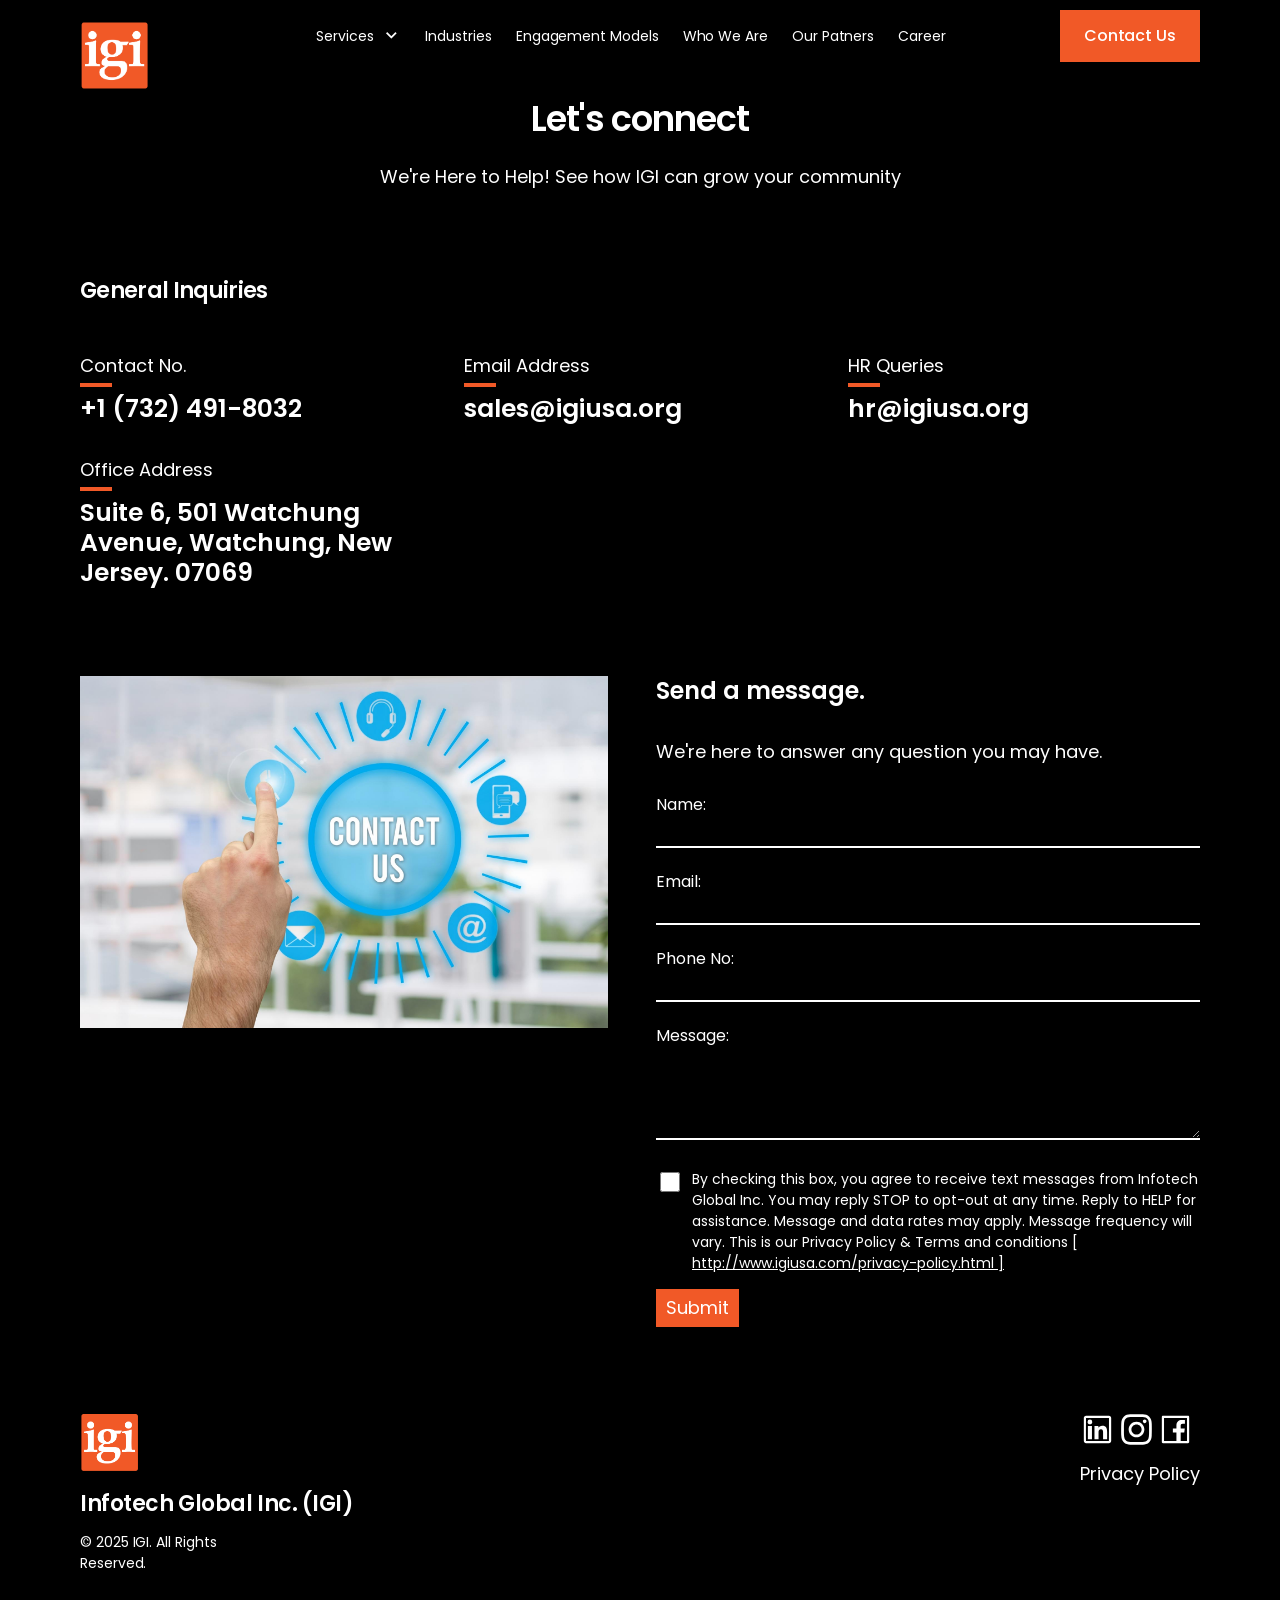
<file: contact-us.html>
<!DOCTYPE html>
<html lang="en-US">
  
<!-- Mirrored from www.igiusa.com/contact-us.html by HTTrack Website Copier/3.x [XR&CO'2014], Sun, 09 Aug 2026 22:44:37 GMT -->
<meta http-equiv="content-type" content="text/html;charset=utf-8" />
  <head>
    <meta charset="UTF-8" />
    <title>IGI | Infotech Global India</title>
    <link rel="icon" type="image/x-icon" href="img/favicon-32x32.png" />
    <meta name="template" content="rad-template" />
    <meta name="viewport" content="width=device-width, initial-scale=1" />

    <meta name="title" content="" />
    <meta name="description" content="" />
    <meta name="keywords" content="" />

    <meta name="robots" content="follow,index" />
    <link rel="canonical" href="contact-us.html" />

    <link rel="stylesheet" href="libs/grid.css" type="text/css" />
    <link rel="stylesheet" href="libs/style.min.css" type="text/css" />
    <link rel="stylesheet" href="libs/cus_style.css" type="text/css" />
  </head>
  <body
    class="radicaligidesign generic page basicpage"
    id="page-f3f3debf6f"
    data-barba="wrapper"
    data-cmp-data-layer-enabled
  >
    <div class="root container responsivegrid">
      <div id="container-1309251dc9" class="cmp-container">
        <header class="customexperiencefragment experiencefragment">
          <div
            id="header"
            class="cmp-experiencefragment cmp-experiencefragment--global-header"
          >
            <div id="container-84b50968ae" class="cmp-container">
              <div class="aem-Grid aem-Grid--12 aem-Grid--default--12">
                <div
                  class="ghost aem-GridColumn aem-GridColumn--default--12"
                ></div>
                <div
                  class="globalnav aem-GridColumn aem-GridColumn--default--12"
                >
                  <!-- Global Nav -->
                  <div class="rad-global-nav" id="globalnav-b9f5a008bb">
                    <div class="rad-global-nav__wrapper">
                      <nav
                        aria-label="global"
                        class="rad-global-nav__container"
                      >
                        <div class="rad-global-nav__menu">
                          <button
                            class="rad-icon-button rad-nav-icon-button rad-global-nav__menu-open"
                            type="button"
                            aria-expanded="false"
                            aria-label="menu"
                          >
                            <div class="rad-icon-button__text">Menu</div>
                            <div class="rad-icon rad-icon__menu"></div>
                          </button>
                        </div>
                        <div class="rad-global-nav__logo">
                          <a
                            href="index-2.html"
                            class="rad-global-nav__static-logo"
                          >
                            <img src="img/logo.png" height="60px" />
                          </a>
                          <a href="index-2.html" class="cmp-logo">
                            <div class="cmp-logo__svg-wrapper">
                              <img src="img/logo.png" width="70px" />
                            </div>
                          </a>
                        </div>
                        <div class="rad-global-nav__primary-nav" role="toolbar">
                          <button
                            class="rad-icon-button rad-icon-button--primary rad-nav-icon-button rad-global-nav__menu-close"
                            type="button"
                            aria-expanded="false"
                            aria-label="close-menu"
                          >
                            <div class="rad-icon-button__text">Close Menu</div>
                            <div
                              class="rad-icon rad-icon--compact rad-icon__close"
                              aria-hidden="true"
                            ></div>
                          </button>
                          <ul class="rad-global-nav__menu-items">
                            <li class="submenu_ser">
                              <button
                                class="rad-button rad-button--ghost rad-global-nav__l1--button btn_dropdown_menu"
                                type="button"
                              >
                                <div class="rad-button__text">Services</div>
                                <div
                                  class="rad-button__icon-right rad-icon rad-icon__chevron-down rad-icon--compact"
                                ></div>
                              </button>
                              <div class="xfpage page basicpage">
                                <div
                                  id="container-ad6131fecc"
                                  class="cmp-container"
                                >
                                  <div
                                    class="aem-Grid aem-Grid--12 aem-Grid--default--12"
                                  >
                                    <div
                                      class="rad-global-nav__menu-item-content aem-GridColumn aem-GridColumn--default--12 nav_level_2"
                                    >
                                      <button
                                        class="menu-item-content__back-button rad-button rad-button--ghost"
                                      >
                                        <div
                                          class="rad-button__icon-left rad-icon rad-icon__chevron-left"
                                        ></div>
                                        <div class="rad-button__text">Back</div>
                                      </button>
                                      <div class="rad-submenu__cta-wrapper">
                                        <a
                                          href="#0"
                                          target="_self"
                                          rel=" "
                                          class="rad-submenu__cta rad-button rad-button--tertiary"
                                          data-barba-transition
                                        >
                                          <div class="rad-button__text">
                                            How we can help you
                                          </div>
                                          <div
                                            class="rad-button__icon-right rad-icon rad-icon__chevron-right rad-icon--compact"
                                            aria-hidden="true"
                                          ></div>
                                        </a>
                                      </div>
                                      <div class="rad-global-nav__submenu">
                                        <div class="l2-item">
                                          <!-- <div class="fs-26">Services</div> -->
                                          <button
                                            class="rad-global-nav__l2-button"
                                          >
                                            <a href="it-security.html"
                                              >IT Security</a
                                            >
                                          </button>
                                          <div class="l2-links" role="list">
                                            <a
                                              class="rad-global-nav__l2-link cus_nav11"
                                              href="it-security.html"
                                              >IT Security</a
                                            >
                                            <a
                                              role="listitem"
                                              class="rad-global-nav__l2-link"
                                              href="it-security.html"
                                            >
                                              Zero Trust Architecture
                                            </a>
                                            <a
                                              role="listitem"
                                              class="rad-global-nav__l2-link"
                                              href="it-security.html"
                                            >
                                              Security Operations
                                            </a>
                                            <a
                                              role="listitem"
                                              class="rad-global-nav__l2-link"
                                              href="it-security.html"
                                            >
                                              Security Assessments & Compliance
                                            </a>
                                            <a
                                              role="listitem"
                                              class="rad-global-nav__l2-link"
                                              href="it-security.html"
                                            >
                                              Strategic Roadmap & Governance
                                            </a>
                                          </div>
                                          <button
                                            class="rad-global-nav__l2-button"
                                          >
                                            <a href="cloud-architecture.html"
                                              >Cloud Architecture</a
                                            >
                                          </button>
                                          <div class="l2-links" role="list">
                                            <a
                                              class="rad-global-nav__l2-link cus_nav11"
                                              href="cloud-architecture.html"
                                              >Cloud Architecture</a
                                            >
                                            <a
                                              role="listitem"
                                              class="rad-global-nav__l2-link"
                                              href="cloud-architecture.html"
                                            >
                                              Cloud Modernization
                                            </a>
                                            <a
                                              role="listitem"
                                              class="rad-global-nav__l2-link"
                                              href="cloud-architecture.html"
                                            >
                                              Cloud Migration
                                            </a>
                                            <a
                                              role="listitem"
                                              class="rad-global-nav__l2-link"
                                              href="cloud-architecture.html"
                                            >
                                              Cloud AI Solutions
                                            </a>
                                            <a
                                              role="listitem"
                                              class="rad-global-nav__l2-link"
                                              href="cloud-architecture.html"
                                            >
                                              Cloud Suppport
                                            </a>
                                          </div>
                                        </div>

                                        <div class="l2-item">
                                          <button
                                            class="rad-global-nav__l2-button"
                                          >
                                            <a href="automation-ai.html">
                                              Automation AI
                                            </a>
                                          </button>
                                          <div class="l2-links" role="list">
                                            <a
                                              class="rad-global-nav__l2-link cus_nav11"
                                              href="automation-ai.html"
                                            >
                                              Automation AI
                                            </a>
                                            <a
                                              role="listitem"
                                              class="rad-global-nav__l2-link"
                                              href="automation-ai.html"
                                            >
                                              Data Science Machine Learning
                                            </a>
                                            <a
                                              role="listitem"
                                              class="rad-global-nav__l2-link"
                                              href="automation-ai.html"
                                            >
                                              MLOPS AND AIPOS</a
                                            >
                                            <a
                                              role="listitem"
                                              class="rad-global-nav__l2-link"
                                              href="automation-ai.html"
                                            >
                                              Generative AI
                                            </a>

                                            <a
                                              role="listitem"
                                              class="rad-global-nav__l2-link"
                                              href="automation-ai.html"
                                            >
                                              DevOps
                                            </a>
                                          </div>
                                          <button
                                            class="rad-global-nav__l2-button"
                                          >
                                            <a href="market-research.html">
                                              Market Research</a
                                            >
                                          </button>
                                          <div class="l2-links" role="list">
                                            <a
                                              class="rad-global-nav__l2-link cus_nav11"
                                              href="market-research.html"
                                            >
                                              Market Research</a
                                            >
                                            <a
                                              role="listitem"
                                              class="rad-global-nav__l2-link"
                                              href="#0"
                                            >
                                              Survey Programming
                                            </a>
                                            <a
                                              role="listitem"
                                              class="rad-global-nav__l2-link"
                                              href="#0"
                                            >
                                              Data Analysis and Reporting
                                            </a>
                                            <a
                                              role="listitem"
                                              class="rad-global-nav__l2-link"
                                              href="#0"
                                            >
                                              CATI
                                            </a>
                                            <a
                                              role="listitem"
                                              class="rad-global-nav__l2-link"
                                              href="#0"
                                            >
                                              Support Services
                                            </a>
                                          </div>
                                        </div>
                                        <div class="l2-item">
                                          <button
                                            class="rad-global-nav__l2-button"
                                          >
                                            <a
                                              href="analytics-business-intelligence.html"
                                            >
                                              Analytics & Business</a
                                            >
                                          </button>
                                          <div class="l2-links" role="list">
                                            <a
                                              class="rad-global-nav__l2-link cus_nav11"
                                              href="analytics-business-intelligence.html"
                                            >
                                              Analytics & Business
                                            </a>
                                            <a
                                              role="listitem"
                                              class="rad-global-nav__l2-link"
                                              href="analytics-business-intelligence.html"
                                            >
                                              Enterprise Reporting and
                                              Dashboards
                                            </a>
                                            <a
                                              role="listitem"
                                              class="rad-global-nav__l2-link"
                                              href="analytics-business-intelligence.html"
                                            >
                                              BI Modernization
                                            </a>
                                            <a
                                              role="listitem"
                                              class="rad-global-nav__l2-link"
                                              href="analytics-business-intelligence.html"
                                            >
                                              Analytics Integrations</a
                                            >
                                            <a
                                              role="listitem"
                                              class="rad-global-nav__l2-link"
                                              href="analytics-business-intelligence.html"
                                            >
                                              Consulting, Strategy, Engineering
                                              Roadmaps</a
                                            >
                                          </div>
                                          <button
                                            class="rad-global-nav__l2-button"
                                          >
                                            <a href="#0">
                                              Identity and Access Management</a
                                            >
                                          </button>
                                          <div class="l2-links" role="list">
                                            <a
                                              class="rad-global-nav__l2-link cus_nav11"
                                              href="#0"
                                            >
                                              Identity and Access Management
                                            </a>
                                            <a
                                              class="rad-global-nav__l2-link"
                                              href="#0"
                                            >
                                              Strengthened Authentication
                                            </a>
                                            <a
                                              role="listitem"
                                              class="rad-global-nav__l2-link"
                                              href="#0"
                                            >
                                              Identity Proofing Integration and
                                              Vendor Support
                                            </a>
                                          </div>
                                        </div>
                                        <div class="l2-item">
                                          <button
                                            class="rad-global-nav__l2-button"
                                          >
                                            <a href="#0">
                                              Application Development</a
                                            >
                                          </button>
                                          <div class="l2-links" role="list">
                                            <a
                                              role="listitem"
                                              class="rad-global-nav__l2-link cus_nav11"
                                              href="#0"
                                            >
                                              Application Development
                                            </a>
                                            <a
                                              role="listitem"
                                              class="rad-global-nav__l2-link"
                                              href="#0"
                                            >
                                              Cloud-native Architecture
                                            </a>
                                            <a
                                              role="listitem"
                                              class="rad-global-nav__l2-link"
                                              href="#0"
                                            >
                                              Highly scalable line of business
                                              app</a
                                            >
                                            <a
                                              role="listitem"
                                              class="rad-global-nav__l2-link"
                                              href="#0"
                                            >
                                              Modernization
                                            </a>
                                            <a
                                              role="listitem"
                                              class="rad-global-nav__l2-link"
                                              href="#0"
                                            >
                                              Personalized recommendations
                                            </a>
                                            <a
                                              role="listitem"
                                              class="rad-global-nav__l2-link"
                                              href="#0"
                                            >
                                              Mobile workforce Apps</a
                                            >
                                            <a
                                              role="listitem"
                                              class="rad-global-nav__l2-link"
                                              href="#0"
                                            >
                                              Virtual Assistants and Chatbots</a
                                            >
                                            <a
                                              role="listitem"
                                              class="rad-global-nav__l2-link"
                                              href="#0"
                                            >
                                              Secure DevOps</a
                                            >
                                          </div>
                                        </div>
                                      </div>
                                    </div>
                                  </div>
                                </div>
                              </div>
                            </li>

                            <li>
                              <a
                                class="rad-button rad-button--ghost rad-global-nav__l1--link"
                                href="industries.html"
                              >
                                <div class="rad-button__text">Industries</div>
                              </a>
                            </li>
                            <li>
                              <a
                                class="rad-button rad-button--ghost rad-global-nav__l1--link"
                                href="engagement-models.html"
                              >
                                <div class="rad-button__text">
                                  Engagement Models
                                </div>
                              </a>
                            </li>
                            <li>
                              <a
                                class="rad-button rad-button--ghost rad-global-nav__l1--link"
                                href="who-we-are.html"
                              >
                                <div class="rad-button__text">Who We Are</div>
                              </a>
                            </li>
                            <li>
                              <a
                                class="rad-button rad-button--ghost rad-global-nav__l1--link"
                                href="our-partner.html"
                              >
                                <div class="rad-button__text">Our Patners</div>
                              </a>
                            </li>

                            <li>
                              <a
                                class="rad-button rad-button--ghost rad-global-nav__l1--link"
                                href="career.html"
                              >
                                <div class="rad-button__text">Career</div>
                              </a>
                            </li>
                            <li class="show_device_sm">
                              <a
                                class="rad-button rad-button--ghost rad-global-nav__l1--link"
                                href="contact-us.html"
                              >
                                <div class="rad-button__text">Contact Us</div>
                              </a>
                            </li>
                          </ul>
                        </div>
                        <div class="rad-global-nav__utility-nav d-none-md">
                          <a
                            href="contact-us.html"
                            target="_self"
                            aria-label=""
                            class="rad-button rad-button--primary"
                          >
                            <div class="rad-button__text">Contact Us</div>
                          </a>
                        </div>
                      </nav>
                    </div>
                    <div class="rad-global-nav__overlay"></div>
                  </div>
                </div>
              </div>
            </div>
          </div>
        </header>
        <main class="container responsivegrid">
          <div
            id="main"
            data-barba="container"
            data-barba-namespace="container-bb40a13f12"
            data-pageid="page-f62e559d94"
            class="cmp-container"
          >
            <div
              class="herotext rad-hero-text--headline-xl rad-hero-text--center-aligned"
            >
              <div
                class="rad-hero-text rad-spacing-vertical-md"
                id="herotext-ace4bb8650"
              >
                <div class="rad-hero-text__text-content">
                  <h1 class="rad-hero-text__headline">Let's connect</h1>
                  <div class="rad-hero-text__subheader">
                    <p>
                      We're Here to Help! See how IGI can grow your community
                    </p>
                  </div>
                </div>
              </div>
            </div>
            <div class="floatingcardblock">
              <div
                class="rad-awards-grid rad-spacing-vertical-md"
                id="block-were-recognized-for-the-value-we-create-together"
              >
                <div class="rad-awards-grid__heading-and-cta">
                  <h2 class="rad-awards-grid__heading">General Inquiries</h2>
                </div>
                <div class="rad-awards-grid__grid cus_grid_con">
                  <div class="cmp-floating-awards-card">
                    <div
                      id="floatingawardcards-31f3a1a60e"
                      class=" "
                      data-hover-delay="300"
                    >
                      <div class="rad-awards-card__cover">
                        <p>Contact No.</p>
                        <h3>+1 (732) 491-8032</h3>
                      </div>
                    </div>
                  </div>
                  <div class="cmp-floating-awards-card">
                    <div
                      id="floatingawardcards-31f3a1a60e"
                      class=" "
                      data-hover-delay="300"
                    >
                      <div class="rad-awards-card__cover">
                        <p>Email Address</p>
                        <h3>sales@igiusa.org</h3>
                      </div>
                    </div>
                  </div>
                  <div class="cmp-floating-awards-card">
                    <div
                      id="floatingawardcards-31f3a1a60e"
                      class=" "
                      data-hover-delay="300"
                    >
                      <div class="rad-awards-card__cover">
                        <p>HR Queries</p>
                        <h3>hr@igiusa.org</h3>
                      </div>
                    </div>
                  </div>
                  <div class="cmp-floating-awards-card">
                    <div
                      id="floatingawardcards-31f3a1a60e"
                      class=""
                      data-hover-delay="300"
                    >
                      <div class="rad-awards-card__cover">
                        <p>Office Address</p>
                        <h3>
                          Suite 6, 501 Watchung Avenue, Watchung, New Jersey. 07069
                        </h3>
                      </div>
                    </div>
                  </div>
                </div>
              </div>
            </div>

            <div class="heroimage">
              <div
                class="rad-hero-image rad-spacing-vertical-md"
                id="heroimage-c124ef1e26"
              >
                <div class="rad-hero-image__photo">
                  <div
                    data-cmp-is="image"
                    data-cmp-src="img/contact.jpg"
                    class="cmp-image"
                  >
                    <noscript data-cmp-hook-image="noscript">
                      <img
                        src="img/contact.jpg"
                        class="cmp-image__image"
                        itemprop="contentUrl"
                        data-cmp-hook-image="image"
                        alt
                      />
                    </noscript>
                  </div>
                </div>
                <div class="rad-hero-image__content">
                  <p class="rad-hero-image__body">Send a message.</p>
                  <p>We're here to answer any question you may have.</p>
                  <form
                    action="https://www.igiusa.com/send_contact.php"
                    method="post"
                    class="cus_form"
                  >
                    <label for="name">Name:</label>
                    <input
                      type="text"
                      id="name"
                      name="name"
                      required
                    /><br /><br />

                    <label for="email">Email:</label>
                    <input
                      type="email"
                      id="email"
                      name="email"
                      required
                    /><br /><br />
                    <label for="phone">Phone No:</label>
                    <input
                      type="number"
                      id="phone"
                      name="phone"
                      required
                    /><br /><br />

                    <label for="message">Message:</label>
                    <textarea
                      id="message"
                      name="message"
                      rows="4"
                      cols="50"
                      required
                    ></textarea
                    ><br /><br />
                    <div class="cus_rea">
                      <input type="checkbox" />
                      <p style="font-size: 14px">
                        By checking this box, you agree to receive text messages
                        from Infotech Global Inc. You may reply STOP to opt-out
                        at any time. Reply to HELP for assistance. Message and
                        data rates may apply. Message frequency will vary. This
                        is our Privacy Policy & Terms and conditions
                        <a
                          href="privacy-policy.html"
                          target="_blank"
                          >[ http://www.igiusa.com/privacy-policy.html ]</a
                        >
                      </p>
                    </div>

                    <button type="submit">Submit</button>
                  </form>
                </div>
              </div>
            </div>
          </div>
        </main>
        <footer class="customexperiencefragment experiencefragment">
          <div
            id="footer"
            class="cmp-experiencefragment cmp-experiencefragment--global-footer"
          >
            <div id="container-8aacafa91b" class="cmp-container">
              <div class="aem-Grid aem-Grid--12 aem-Grid--default--12">
                <div
                  class="footerblock aem-GridColumn aem-GridColumn--default--12"
                >
                  <!-- /* RAD Footer Block Markup */ -->
                  <div id="footerblock-359f367321">
                    <div class="rad-footer__main">
                      <div>
                        <img
                          src="img/logo.png"
                          width="60px"
                          style="margin-bottom: 15px"
                        />
                        <h4
                          class="rad-footer__title"
                          style="margin-bottom: 15px"
                        >
                          Infotech Global Inc. (IGI)
                        </h4>

                        <p class="rad-footer__copyright">
                          &#169;
                          <span class="rad-footer__this-year">2025</span> IGI.
                          All Rights Reserved.
                        </p>
                      </div>
                      <div class="social_icon">
                        <ul>
                          <li>
                            <a
                              href="https://www.linkedin.com/company/infotech-global-inc/"
                              target="_blank"
                            >
                              <svg
                                stroke="currentColor"
                                fill="currentColor"
                                stroke-width="0"
                                viewBox="0 0 1024 1024"
                                height="1em"
                                width="1em"
                                xmlns="http://www.w3.org/2000/svg"
                              >
                                <path
                                  d="M847.7 112H176.3c-35.5 0-64.3 28.8-64.3 64.3v671.4c0 35.5 28.8 64.3 64.3 64.3h671.4c35.5 0 64.3-28.8 64.3-64.3V176.3c0-35.5-28.8-64.3-64.3-64.3zm0 736c-447.8-.1-671.7-.2-671.7-.3.1-447.8.2-671.7.3-671.7 447.8.1 671.7.2 671.7.3-.1 447.8-.2 671.7-.3 671.7zM230.6 411.9h118.7v381.8H230.6zm59.4-52.2c37.9 0 68.8-30.8 68.8-68.8a68.8 68.8 0 1 0-137.6 0c-.1 38 30.7 68.8 68.8 68.8zm252.3 245.1c0-49.8 9.5-98 71.2-98 60.8 0 61.7 56.9 61.7 101.2v185.7h118.6V584.3c0-102.8-22.2-181.9-142.3-181.9-57.7 0-96.4 31.7-112.3 61.7h-1.6v-52.2H423.7v381.8h118.6V604.8z"
                                ></path>
                              </svg>
                            </a>
                          </li>
                          <li>
                            <a
                              href="https://www.instagram.com/infotech_igi?igsh=MXU5a2ZjaTUyd3dmYg=="
                              target="_blank"
                            >
                              <svg
                                stroke="currentColor"
                                fill="currentColor"
                                stroke-width="0"
                                viewBox="0 0 448 512"
                                height="1em"
                                width="1em"
                                xmlns="http://www.w3.org/2000/svg"
                              >
                                <path
                                  d="M224.1 141c-63.6 0-114.9 51.3-114.9 114.9s51.3 114.9 114.9 114.9S339 319.5 339 255.9 287.7 141 224.1 141zm0 189.6c-41.1 0-74.7-33.5-74.7-74.7s33.5-74.7 74.7-74.7 74.7 33.5 74.7 74.7-33.6 74.7-74.7 74.7zm146.4-194.3c0 14.9-12 26.8-26.8 26.8-14.9 0-26.8-12-26.8-26.8s12-26.8 26.8-26.8 26.8 12 26.8 26.8zm76.1 27.2c-1.7-35.9-9.9-67.7-36.2-93.9-26.2-26.2-58-34.4-93.9-36.2-37-2.1-147.9-2.1-184.9 0-35.8 1.7-67.6 9.9-93.9 36.1s-34.4 58-36.2 93.9c-2.1 37-2.1 147.9 0 184.9 1.7 35.9 9.9 67.7 36.2 93.9s58 34.4 93.9 36.2c37 2.1 147.9 2.1 184.9 0 35.9-1.7 67.7-9.9 93.9-36.2 26.2-26.2 34.4-58 36.2-93.9 2.1-37 2.1-147.8 0-184.8zM398.8 388c-7.8 19.6-22.9 34.7-42.6 42.6-29.5 11.7-99.5 9-132.1 9s-102.7 2.6-132.1-9c-19.6-7.8-34.7-22.9-42.6-42.6-11.7-29.5-9-99.5-9-132.1s-2.6-102.7 9-132.1c7.8-19.6 22.9-34.7 42.6-42.6 29.5-11.7 99.5-9 132.1-9s102.7-2.6 132.1 9c19.6 7.8 34.7 22.9 42.6 42.6 11.7 29.5 9 99.5 9 132.1s2.7 102.7-9 132.1z"
                                ></path>
                              </svg>
                            </a>
                          </li>
                          <li>
                            <a
                              href="https://www.facebook.com/profile.php?id=61565009271241&amp;mibextid=ZbWKwL"
                              target="_blank"
                            >
                              <svg
                                stroke="currentColor"
                                fill="currentColor"
                                stroke-width="0"
                                viewBox="0 0 1024 1024"
                                height="1em"
                                width="1em"
                                xmlns="http://www.w3.org/2000/svg"
                              >
                                <path
                                  d="M880 112H144c-17.7 0-32 14.3-32 32v736c0 17.7 14.3 32 32 32h736c17.7 0 32-14.3 32-32V144c0-17.7-14.3-32-32-32zm-32 736H663.9V602.2h104l15.6-120.7H663.9v-77.1c0-35 9.7-58.8 59.8-58.8h63.9v-108c-11.1-1.5-49-4.8-93.2-4.8-92.2 0-155.3 56.3-155.3 159.6v89H434.9v120.7h104.3V848H176V176h672v672z"
                                ></path>
                              </svg>
                            </a>
                          </li>
                        </ul>
                        <p>
                          <a href="privacy-policy.html"> Privacy Policy</a>
                        </p>
                      </div>
                    </div>
                  </div>
                </div>
              </div>
            </div>
          </div>
        </footer>
      </div>
    </div>
    <script defer src="libs/script-ig.min.js"></script>
    <!-- customfooter -->
    <script defer src="libs/script-igi.min.js"></script>
    <script>
      // Function to check if the device is mobile
      function isMobileDevice() {
        return window.innerWidth <= 768;
      }

      // Add event listener for the dropdown button
      document
        .querySelector(".btn_dropdown_menu")
        .addEventListener("click", function () {
          if (isMobileDevice()) {
            document
              .querySelector(".submenu_ser")
              .classList.add("rad-global-nav__l1--active");
            document
              .querySelector(".nav_level_2")
              .classList.add("rad-global-nav__drawer--open");
            document.querySelector(
              ".menu-item-content__back-button"
            ).style.visibility = "visible";
          }
        });

      // Add event listener for the back button
      document
        .querySelector(".menu-item-content__back-button")
        .addEventListener("click", function () {
          document
            .querySelector(".submenu_ser")
            .classList.remove("rad-global-nav__l1--active");
          document
            .querySelector(".nav_level_2")
            .classList.remove("rad-global-nav__drawer--open");
          document.querySelector(
            ".menu-item-content__back-button"
          ).style.visibility = "hidden";
        });

      // Existing script to handle menu open/close
      document
        .querySelector(".rad-nav-icon-button")
        .addEventListener("click", function () {
          // Add the class to the element with class 'rad-global-nav'
          document
            .querySelector(".rad-global-nav")
            .classList.add("rad-global-nav--menu-open");

          // Add the class to the element with class 'basicpage'
          document
            .querySelector(".basicpage")
            .classList.add("rad-global-nav--active");

          // Add the style to the html tag
          document.documentElement.style.overflow = "hidden";
        });

      document
        .querySelector(".rad-icon__close")
        .addEventListener("click", function () {
          // Remove the class from the element with class 'rad-global-nav'
          document
            .querySelector(".rad-global-nav")
            .classList.remove("rad-global-nav--menu-open");

          // Remove the class from the element with class 'basicpage'
          document
            .querySelector(".basicpage")
            .classList.remove("rad-global-nav--active");

          // Remove the style from the html tag
          document.documentElement.style.overflow = "";
        });
    </script>
  </body>

<!-- Mirrored from www.igiusa.com/contact-us.html by HTTrack Website Copier/3.x [XR&CO'2014], Sun, 09 Aug 2026 22:44:37 GMT -->
</html>
</file>
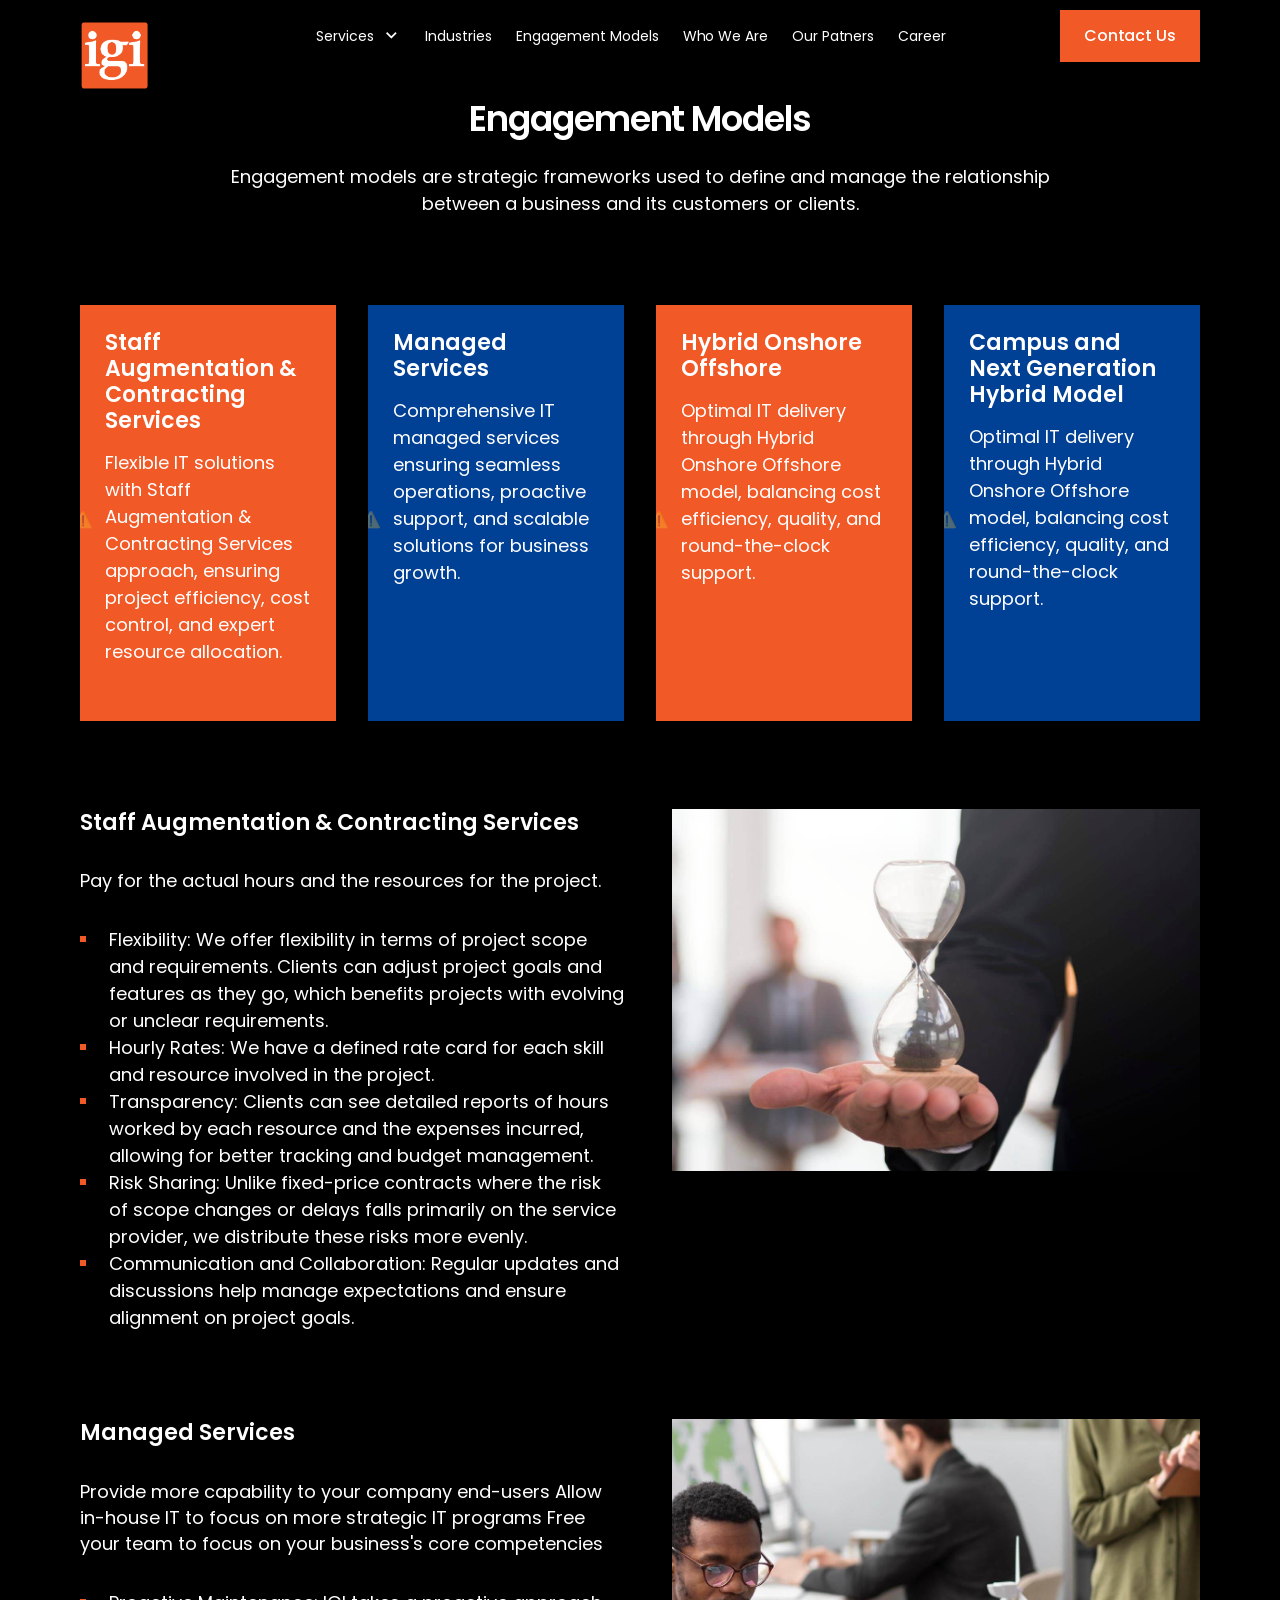
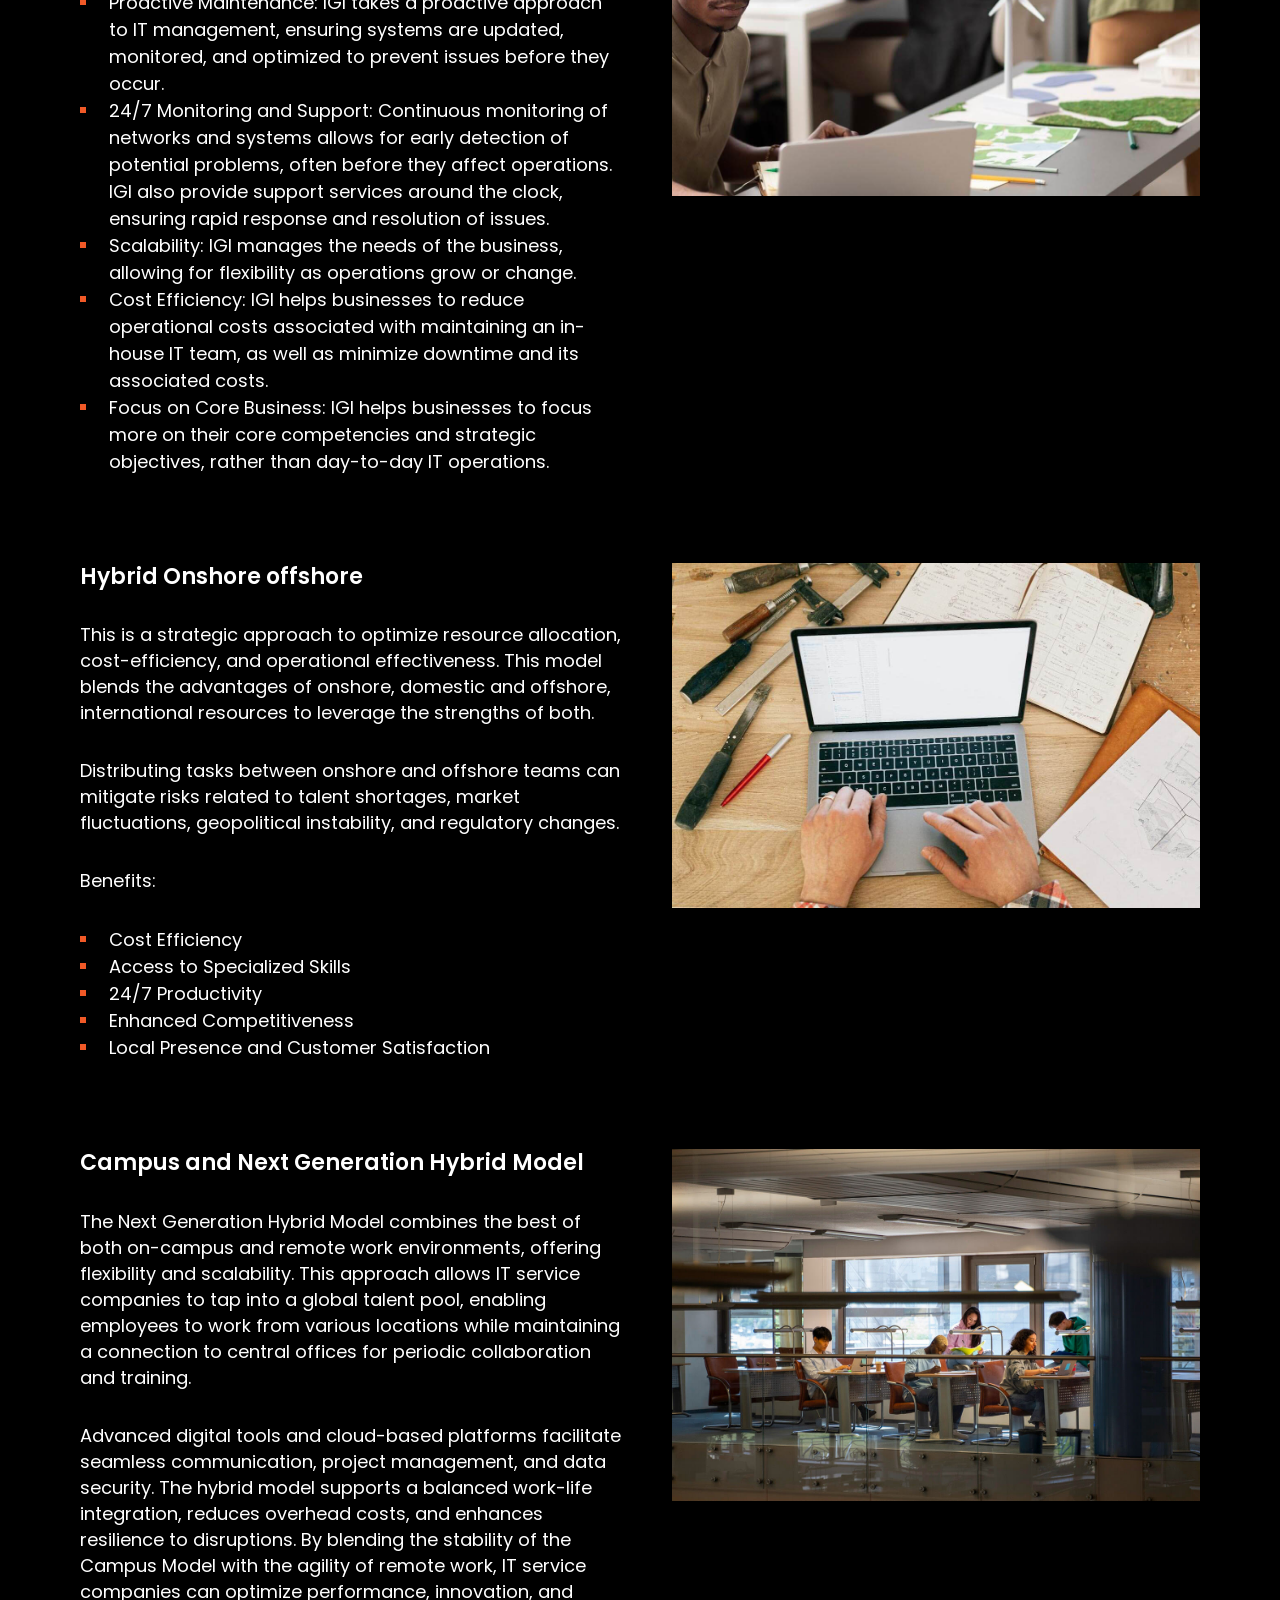
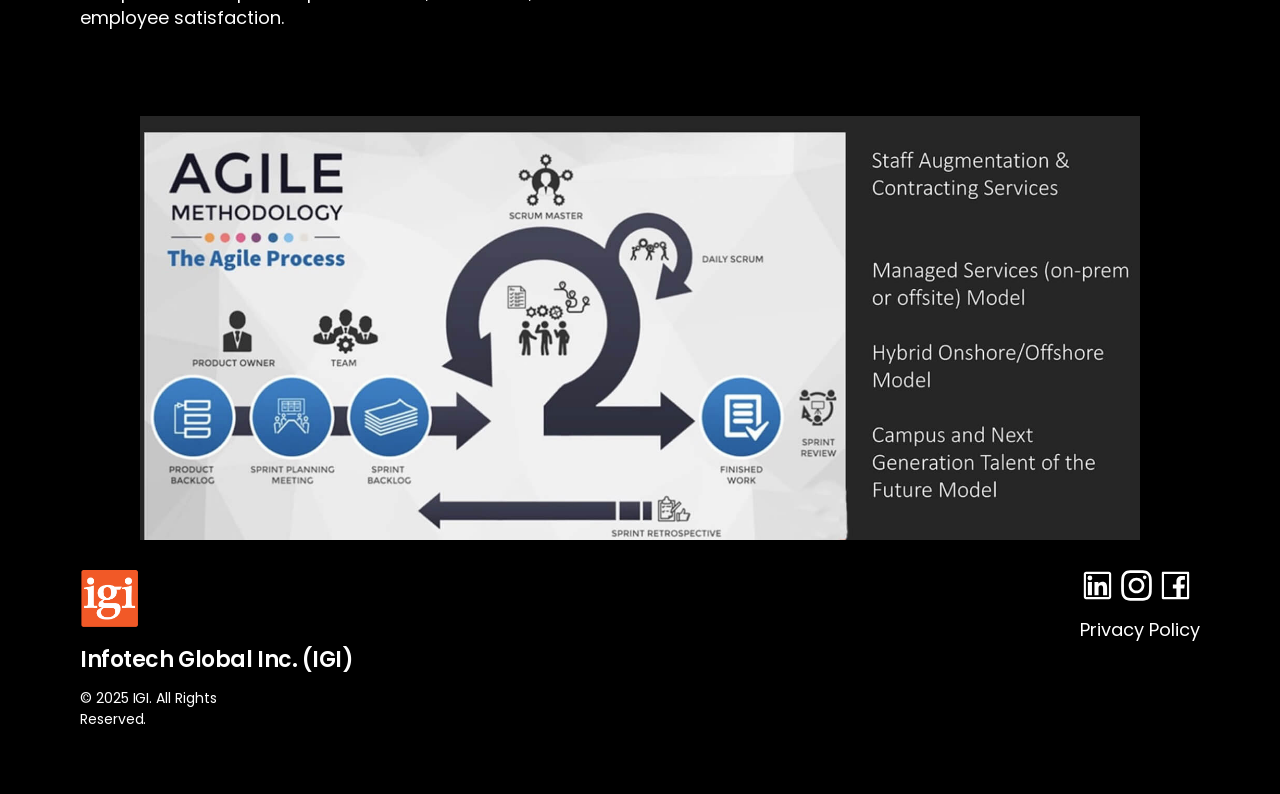
<file: engagement-models.html>
<!DOCTYPE html>
<html lang="en-US">
  
<!-- Mirrored from www.igiusa.com/engagement-models.html by HTTrack Website Copier/3.x [XR&CO'2014], Sun, 09 Aug 2026 22:44:28 GMT -->
<meta http-equiv="content-type" content="text/html;charset=utf-8" />
  <head>
    <meta charset="UTF-8" />
    <title>IGI | Infotech Global India</title>
    <link rel="icon" type="image/x-icon" href="img/favicon-32x32.png" />
    <meta name="template" content="rad-template" />
    <meta name="viewport" content="width=device-width, initial-scale=1" />

    <link
      rel="preload"
      as="font"
      type="font/woff2"
      crossorigin
      href="libs/clientlib-rad/resources/fonts/graphik-medium-web.woff2"
    />
    <link
      rel="preload"
      as="font"
      type="font/woff2"
      crossorigin
      href="libs/clientlib-rad/resources/fonts/graphik-regular-web.woff2"
    />

    <meta name="title" content="" />
    <meta name="description" content="" />
    <meta name="keywords" content="" />

    <meta name="robots" content="follow,index" />
    <link rel="canonical" href="index-2.html" />

    <link rel="stylesheet" href="libs/grid.css" type="text/css" />
    <link rel="stylesheet" href="libs/style.min.css" type="text/css" />
    <link rel="stylesheet" href="libs/cus_style.css" type="text/css" />
  </head>
  <body
    class="radicaligidesign generic page basicpage"
    id="page-f3f3debf6f"
    data-barba="wrapper"
    data-cmp-data-layer-enabled
  >
    <div class="root container responsivegrid">
      <div id="container-1309251dc9" class="cmp-container">
        <header class="customexperiencefragment experiencefragment">
          <div
            id="header"
            class="cmp-experiencefragment cmp-experiencefragment--global-header"
          >
            <div id="container-84b50968ae" class="cmp-container">
              <div class="aem-Grid aem-Grid--12 aem-Grid--default--12">
                <div
                  class="ghost aem-GridColumn aem-GridColumn--default--12"
                ></div>
                <div
                  class="globalnav aem-GridColumn aem-GridColumn--default--12"
                >
                  <!-- Global Nav -->
                  <div class="rad-global-nav" id="globalnav-b9f5a008bb">
                    <div class="rad-global-nav__wrapper">
                      <nav
                        aria-label="global"
                        class="rad-global-nav__container"
                      >
                        <div class="rad-global-nav__menu">
                          <button
                            class="rad-icon-button rad-nav-icon-button rad-global-nav__menu-open"
                            type="button"
                            aria-expanded="false"
                            aria-label="menu"
                          >
                            <div class="rad-icon-button__text">Menu</div>
                            <div class="rad-icon rad-icon__menu"></div>
                          </button>
                        </div>
                        <div class="rad-global-nav__logo">
                          <a
                            href="index-2.html"
                            class="rad-global-nav__static-logo"
                          >
                            <img src="img/logo.png" height="60px" />
                          </a>
                          <a href="index-2.html" class="cmp-logo">
                            <div class="cmp-logo__svg-wrapper">
                              <img src="img/logo.png" width="70px" />
                            </div>
                          </a>
                        </div>
                        <div class="rad-global-nav__primary-nav" role="toolbar">
                          <button
                            class="rad-icon-button rad-icon-button--primary rad-nav-icon-button rad-global-nav__menu-close"
                            type="button"
                            aria-expanded="false"
                            aria-label="close-menu"
                          >
                            <div class="rad-icon-button__text">Close Menu</div>
                            <div
                              class="rad-icon rad-icon--compact rad-icon__close"
                              aria-hidden="true"
                            ></div>
                          </button>
                          <ul class="rad-global-nav__menu-items">
                            <li class="submenu_ser">
                              <button
                                class="rad-button rad-button--ghost rad-global-nav__l1--button btn_dropdown_menu"
                                type="button"
                              >
                                <div class="rad-button__text">Services</div>
                                <div
                                  class="rad-button__icon-right rad-icon rad-icon__chevron-down rad-icon--compact"
                                ></div>
                              </button>
                              <div class="xfpage page basicpage">
                                <div
                                  id="container-ad6131fecc"
                                  class="cmp-container"
                                >
                                  <div
                                    class="aem-Grid aem-Grid--12 aem-Grid--default--12"
                                  >
                                    <div
                                      class="rad-global-nav__menu-item-content aem-GridColumn aem-GridColumn--default--12 nav_level_2"
                                    >
                                      <button
                                        class="menu-item-content__back-button rad-button rad-button--ghost"
                                      >
                                        <div
                                          class="rad-button__icon-left rad-icon rad-icon__chevron-left"
                                        ></div>
                                        <div class="rad-button__text">Back</div>
                                      </button>
                                      <div class="rad-submenu__cta-wrapper">
                                        <a
                                          href="#0"
                                          target="_self"
                                          rel=" "
                                          class="rad-submenu__cta rad-button rad-button--tertiary"
                                          data-barba-transition
                                        >
                                          <div class="rad-button__text">
                                            How we can help you
                                          </div>
                                          <div
                                            class="rad-button__icon-right rad-icon rad-icon__chevron-right rad-icon--compact"
                                            aria-hidden="true"
                                          ></div>
                                        </a>
                                      </div>
                                      <div class="rad-global-nav__submenu">
                                        <div class="l2-item">
                                          <!-- <div class="fs-26">Services</div> -->
                                          <button
                                            class="rad-global-nav__l2-button"
                                          >
                                            <a href="it-security.html"
                                              >IT Security</a
                                            >
                                          </button>
                                          <div class="l2-links" role="list">
                                            <a
                                              class="rad-global-nav__l2-link cus_nav11"
                                              href="it-security.html"
                                              >IT Security</a
                                            >
                                            <a
                                              role="listitem"
                                              class="rad-global-nav__l2-link"
                                              href="it-security.html"
                                            >
                                              Zero Trust Architecture
                                            </a>
                                            <a
                                              role="listitem"
                                              class="rad-global-nav__l2-link"
                                              href="it-security.html"
                                            >
                                              Security Operations
                                            </a>
                                            <a
                                              role="listitem"
                                              class="rad-global-nav__l2-link"
                                              href="it-security.html"
                                            >
                                              Security Assessments & Compliance
                                            </a>
                                            <a
                                              role="listitem"
                                              class="rad-global-nav__l2-link"
                                              href="it-security.html"
                                            >
                                              Strategic Roadmap & Governance
                                            </a>
                                          </div>
                                          <button
                                            class="rad-global-nav__l2-button"
                                          >
                                            <a href="cloud-architecture.html"
                                              >Cloud Architecture</a
                                            >
                                          </button>
                                          <div class="l2-links" role="list">
                                            <a
                                              class="rad-global-nav__l2-link cus_nav11"
                                              href="cloud-architecture.html"
                                              >Cloud Architecture</a
                                            >
                                            <a
                                              role="listitem"
                                              class="rad-global-nav__l2-link"
                                              href="cloud-architecture.html"
                                            >
                                              Cloud Modernization
                                            </a>
                                            <a
                                              role="listitem"
                                              class="rad-global-nav__l2-link"
                                              href="cloud-architecture.html"
                                            >
                                              Cloud Migration
                                            </a>
                                            <a
                                              role="listitem"
                                              class="rad-global-nav__l2-link"
                                              href="cloud-architecture.html"
                                            >
                                              Cloud AI Solutions
                                            </a>
                                            <a
                                              role="listitem"
                                              class="rad-global-nav__l2-link"
                                              href="cloud-architecture.html"
                                            >
                                              Cloud Suppport
                                            </a>
                                          </div>
                                        </div>

                                        <div class="l2-item">
                                          <button
                                            class="rad-global-nav__l2-button"
                                          >
                                            <a href="automation-ai.html">
                                              Automation AI
                                            </a>
                                          </button>
                                          <div class="l2-links" role="list">
                                            <a
                                              class="rad-global-nav__l2-link cus_nav11"
                                              href="automation-ai.html"
                                            >
                                              Automation AI
                                            </a>
                                            <a
                                              role="listitem"
                                              class="rad-global-nav__l2-link"
                                              href="automation-ai.html"
                                            >
                                              Data Science Machine Learning
                                            </a>
                                            <a
                                              role="listitem"
                                              class="rad-global-nav__l2-link"
                                              href="automation-ai.html"
                                            >
                                              MLOPS AND AIPOS</a
                                            >
                                            <a
                                              role="listitem"
                                              class="rad-global-nav__l2-link"
                                              href="automation-ai.html"
                                            >
                                              Generative AI
                                            </a>

                                            <a
                                              role="listitem"
                                              class="rad-global-nav__l2-link"
                                              href="automation-ai.html"
                                            >
                                              DevOps
                                            </a>
                                          </div>
                                          <button
                                            class="rad-global-nav__l2-button"
                                          >
                                            <a href="market-research.html">
                                              Market Research</a
                                            >
                                          </button>
                                          <div class="l2-links" role="list">
                                            <a
                                              class="rad-global-nav__l2-link cus_nav11"
                                              href="market-research.html"
                                            >
                                              Market Research</a
                                            >
                                            <a
                                              role="listitem"
                                              class="rad-global-nav__l2-link"
                                              href="#0"
                                            >
                                              Survey Programming
                                            </a>
                                            <a
                                              role="listitem"
                                              class="rad-global-nav__l2-link"
                                              href="#0"
                                            >
                                              Data Analysis and Reporting
                                            </a>
                                            <a
                                              role="listitem"
                                              class="rad-global-nav__l2-link"
                                              href="#0"
                                            >
                                              CATI
                                            </a>
                                            <a
                                              role="listitem"
                                              class="rad-global-nav__l2-link"
                                              href="#0"
                                            >
                                              Support Services
                                            </a>
                                          </div>
                                        </div>
                                        <div class="l2-item">
                                          <button
                                            class="rad-global-nav__l2-button"
                                          >
                                            <a
                                              href="analytics-business-intelligence.html"
                                            >
                                              Analytics & Business</a
                                            >
                                          </button>
                                          <div class="l2-links" role="list">
                                            <a
                                              class="rad-global-nav__l2-link cus_nav11"
                                              href="analytics-business-intelligence.html"
                                            >
                                              Analytics & Business
                                            </a>
                                            <a
                                              role="listitem"
                                              class="rad-global-nav__l2-link"
                                              href="analytics-business-intelligence.html"
                                            >
                                              Enterprise Reporting and
                                              Dashboards
                                            </a>
                                            <a
                                              role="listitem"
                                              class="rad-global-nav__l2-link"
                                              href="analytics-business-intelligence.html"
                                            >
                                              BI Modernization
                                            </a>
                                            <a
                                              role="listitem"
                                              class="rad-global-nav__l2-link"
                                              href="analytics-business-intelligence.html"
                                            >
                                              Analytics Integrations</a
                                            >
                                            <a
                                              role="listitem"
                                              class="rad-global-nav__l2-link"
                                              href="analytics-business-intelligence.html"
                                            >
                                              Consulting, Strategy, Engineering
                                              Roadmaps</a
                                            >
                                          </div>
                                          <button
                                            class="rad-global-nav__l2-button"
                                          >
                                            <a href="#0">
                                              Identity and Access Management</a
                                            >
                                          </button>
                                          <div class="l2-links" role="list">
                                            <a
                                              class="rad-global-nav__l2-link cus_nav11"
                                              href="#0"
                                            >
                                              Identity and Access Management
                                            </a>
                                            <a
                                              class="rad-global-nav__l2-link"
                                              href="#0"
                                            >
                                              Strengthened Authentication
                                            </a>
                                            <a
                                              role="listitem"
                                              class="rad-global-nav__l2-link"
                                              href="#0"
                                            >
                                              Identity Proofing Integration and
                                              Vendor Support
                                            </a>
                                          </div>
                                        </div>
                                        <div class="l2-item">
                                          <button
                                            class="rad-global-nav__l2-button"
                                          >
                                            <a href="#0">
                                              Application Development</a
                                            >
                                          </button>
                                          <div class="l2-links" role="list">
                                            <a
                                              role="listitem"
                                              class="rad-global-nav__l2-link cus_nav11"
                                              href="#0"
                                            >
                                              Application Development
                                            </a>
                                            <a
                                              role="listitem"
                                              class="rad-global-nav__l2-link"
                                              href="#0"
                                            >
                                              Cloud-native Architecture
                                            </a>
                                            <a
                                              role="listitem"
                                              class="rad-global-nav__l2-link"
                                              href="#0"
                                            >
                                              Highly scalable line of business
                                              app</a
                                            >
                                            <a
                                              role="listitem"
                                              class="rad-global-nav__l2-link"
                                              href="#0"
                                            >
                                              Modernization
                                            </a>
                                            <a
                                              role="listitem"
                                              class="rad-global-nav__l2-link"
                                              href="#0"
                                            >
                                              Personalized recommendations
                                            </a>
                                            <a
                                              role="listitem"
                                              class="rad-global-nav__l2-link"
                                              href="#0"
                                            >
                                              Mobile workforce Apps</a
                                            >
                                            <a
                                              role="listitem"
                                              class="rad-global-nav__l2-link"
                                              href="#0"
                                            >
                                              Virtual Assistants and Chatbots</a
                                            >
                                            <a
                                              role="listitem"
                                              class="rad-global-nav__l2-link"
                                              href="#0"
                                            >
                                              Secure DevOps</a
                                            >
                                          </div>
                                        </div>
                                      </div>
                                    </div>
                                  </div>
                                </div>
                              </div>
                            </li>

                            <li>
                              <a
                                class="rad-button rad-button--ghost rad-global-nav__l1--link"
                                href="industries.html"
                              >
                                <div class="rad-button__text">Industries</div>
                              </a>
                            </li>
                            <li>
                              <a
                                class="rad-button rad-button--ghost rad-global-nav__l1--link"
                                href="engagement-models.html"
                              >
                                <div class="rad-button__text">
                                  Engagement Models
                                </div>
                              </a>
                            </li>
                            <li>
                              <a
                                class="rad-button rad-button--ghost rad-global-nav__l1--link"
                                href="who-we-are.html"
                              >
                                <div class="rad-button__text">Who We Are</div>
                              </a>
                            </li>
                            <li>
                              <a
                                class="rad-button rad-button--ghost rad-global-nav__l1--link"
                                href="our-partner.html"
                              >
                                <div class="rad-button__text">Our Patners</div>
                              </a>
                            </li>

                            <li>
                              <a
                                class="rad-button rad-button--ghost rad-global-nav__l1--link"
                                href="career.html"
                              >
                                <div class="rad-button__text">Career</div>
                              </a>
                            </li>
                            <li class="show_device_sm">
                              <a
                                class="rad-button rad-button--ghost rad-global-nav__l1--link"
                                href="contact-us.html"
                              >
                                <div class="rad-button__text">Contact Us</div>
                              </a>
                            </li>
                          </ul>
                        </div>
                        <div class="rad-global-nav__utility-nav d-none-md">
                          <a
                            href="contact-us.html"
                            target="_self"
                            aria-label=""
                            class="rad-button rad-button--primary"
                          >
                            <div class="rad-button__text">Contact Us</div>
                          </a>
                        </div>
                      </nav>
                    </div>
                    <div class="rad-global-nav__overlay"></div>
                  </div>
                </div>
              </div>
            </div>
          </div>
        </header>
        <main class="container responsivegrid">
          <div id="main" class="cmp-container">
            <div
              class="herotext rad-hero-text--headline-xl rad-hero-text--center-aligned"
            >
              <div
                class="rad-hero-text rad-spacing-vertical-md"
                id="herotext-ace4bb8650"
              >
                <div class="rad-hero-text__text-content">
                  <h1 class="rad-hero-text__headline">Engagement Models</h1>
                  <div class="rad-hero-text__subheader">
                    <p>
                      Engagement models are strategic frameworks used to define
                      and manage the relationship between a business and its
                      customers or clients.
                    </p>
                  </div>
                </div>
              </div>
            </div>
            <div class="floatingcardblock">
              <div
                class="rad-awards-grid rad-spacing-vertical-md"
                id="block-were-recognized-for-the-value-we-create-together"
              >
                <div class="rad-awards-grid__grid cus_grid_aswas">
                  <div class="cmp-floating-awards-card">
                    <div
                      id="floatingawardcards-2ca7211643"
                      class="rad-awards-card rad-awards-card--purple"
                      data-hover-delay="300"
                    >
                      <div class="rad-awards-card__cover">
                        <div class="rad-awards-card__motion-bg">
                          <lottie-player
                            preserveAspectRatio="xMidYMid slice"
                            aria-hidden="true"
                            class="rad-awards-card__lp"
                            src="#"
                          ></lottie-player>
                        </div>
                        <h3 class="rad-awards-card__title cus_eng_mo">
                          Staff Augmentation & Contracting Services
                          <p>
                            Flexible IT solutions with Staff Augmentation &
                            Contracting Services approach, ensuring project
                            efficiency, cost control, and expert resource
                            allocation.
                          </p>
                        </h3>
                      </div>
                    </div>
                  </div>
                  <div class="cmp-floating-awards-card">
                    <div
                      id="floatingawardcards-31f3a1a60e"
                      class="rad-awards-card rad-awards-card--blue"
                      data-hover-delay="300"
                    >
                      <div class="rad-awards-card__cover">
                        <div class="rad-awards-card__motion-bg">
                          <lottie-player
                            preserveAspectRatio="xMidYMid slice"
                            aria-hidden="true"
                            class="rad-awards-card__lp"
                            src="#"
                          ></lottie-player>
                        </div>
                        <h3 class="rad-awards-card__title cus_eng_mo">
                          Managed Services
                          <p>
                            Comprehensive IT managed services ensuring seamless
                            operations, proactive support, and scalable
                            solutions for business growth.
                          </p>
                        </h3>
                      </div>
                    </div>
                  </div>

                  <div class="cmp-floating-awards-card">
                    <div
                      id="floatingawardcards-a9d26c84b4"
                      class="rad-awards-card rad-awards-card--purple"
                      data-hover-delay="300"
                    >
                      <div class="rad-awards-card__cover">
                        <div class="rad-awards-card__motion-bg">
                          <lottie-player
                            preserveAspectRatio="xMidYMid slice"
                            aria-hidden="true"
                            class="rad-awards-card__lp"
                            src="#"
                          ></lottie-player>
                        </div>
                        <h3 class="rad-awards-card__title cus_eng_mo">
                          Hybrid Onshore Offshore
                          <p>
                            Optimal IT delivery through Hybrid Onshore Offshore
                            model, balancing cost efficiency, quality, and
                            round-the-clock support.
                          </p>
                        </h3>
                      </div>
                    </div>
                  </div>
                  <div class="cmp-floating-awards-card">
                    <div
                      id="floatingawardcards-a9d26c84b4"
                      class="rad-awards-card rad-awards-card--blue"
                      data-hover-delay="300"
                    >
                      <div class="rad-awards-card__cover">
                        <div class="rad-awards-card__motion-bg">
                          <lottie-player
                            preserveAspectRatio="xMidYMid slice"
                            aria-hidden="true"
                            class="rad-awards-card__lp"
                            src="#"
                          ></lottie-player>
                        </div>
                        <h3 class="rad-awards-card__title cus_eng_mo">
                          Campus and Next Generation Hybrid Model
                          <p>
                            Optimal IT delivery through Hybrid Onshore Offshore
                            model, balancing cost efficiency, quality, and
                            round-the-clock support.
                          </p>
                        </h3>
                      </div>
                    </div>
                  </div>
                </div>
              </div>
            </div>
            <div class="heroimage">
              <div
                class="rad-hero-image rad-spacing-vertical-md"
                id="heroimage-c124ef1e26"
              >
                <div class="rad-hero-image__content cus_font">
                  <h4 class="rad-hero-image__body">
                    Staff Augmentation & Contracting Services
                  </h4>
                  <p>
                    Pay for the actual hours and the resources for the project.
                  </p>
                  <ul>
                    <li>
                      Flexibility: We offer flexibility in terms of project
                      scope and requirements. Clients can adjust project goals
                      and features as they go, which benefits projects with
                      evolving or unclear requirements.
                    </li>
                    <li>
                      Hourly Rates: We have a defined rate card for each skill
                      and resource involved in the project.
                    </li>
                    <li>
                      Transparency: Clients can see detailed reports of hours
                      worked by each resource and the expenses incurred,
                      allowing for better tracking and budget management.
                    </li>
                    <li>
                      Risk Sharing: Unlike fixed-price contracts where the risk
                      of scope changes or delays falls primarily on the service
                      provider, we distribute these risks more evenly.
                    </li>
                    <li>
                      Communication and Collaboration: Regular updates and
                      discussions help manage expectations and ensure alignment
                      on project goals.
                    </li>
                  </ul>
                </div>
                <div class="rad-hero-image__photo">
                  <div
                    data-cmp-is="image"
                    data-cmp-src="img/eng/2.jpg"
                    class="cmp-image"
                  >
                    <noscript data-cmp-hook-image="noscript">
                      <img
                        src="img/eng/2.jpg"
                        class="cmp-image__image"
                        itemprop="contentUrl"
                        data-cmp-hook-image="image"
                        alt
                      />
                    </noscript>
                  </div>
                </div>
              </div>
            </div>
            <div class="heroimage">
              <div
                class="rad-hero-image rad-spacing-vertical-md"
                id="heroimage-c124ef1e26"
              >
                <div class="rad-hero-image__content cus_font">
                  <h4 class="rad-hero-image__body">Managed Services</h4>
                  <p>
                    Provide more capability to your company end-users Allow
                    in-house IT to focus on more strategic IT programs Free your
                    team to focus on your business's core competencies
                  </p>

                  <ul>
                    <li>
                      Proactive Maintenance: IGI takes a proactive approach to
                      IT management, ensuring systems are updated, monitored,
                      and optimized to prevent issues before they occur.
                    </li>
                    <li>
                      24/7 Monitoring and Support: Continuous monitoring of
                      networks and systems allows for early detection of
                      potential problems, often before they affect operations.
                      IGI also provide support services around the clock,
                      ensuring rapid response and resolution of issues.
                    </li>
                    <li>
                      Scalability: IGI manages the needs of the business,
                      allowing for flexibility as operations grow or change.
                    </li>
                    <li>
                      Cost Efficiency: IGI helps businesses to reduce
                      operational costs associated with maintaining an in-house
                      IT team, as well as minimize downtime and its associated
                      costs.
                    </li>
                    <li>
                      Focus on Core Business: IGI helps businesses to focus more
                      on their core competencies and strategic objectives,
                      rather than day-to-day IT operations.
                    </li>
                  </ul>
                </div>
                <div class="rad-hero-image__photo">
                  <div
                    data-cmp-is="image"
                    data-cmp-src="img/eng/1.jpg"
                    class="cmp-image"
                  >
                    <noscript data-cmp-hook-image="noscript">
                      <img
                        src="img/eng/1.jpg"
                        class="cmp-image__image"
                        itemprop="contentUrl"
                        data-cmp-hook-image="image"
                        alt
                      />
                    </noscript>
                  </div>
                </div>
              </div>
            </div>

            <div class="heroimage">
              <div
                class="rad-hero-image rad-spacing-vertical-md"
                id="heroimage-c124ef1e26"
              >
                <div class="rad-hero-image__content cus_font">
                  <h4 class="rad-hero-image__body">Hybrid Onshore offshore</h4>
                  <p>
                    This is a strategic approach to optimize resource
                    allocation, cost-efficiency, and operational effectiveness.
                    This model blends the advantages of onshore, domestic and
                    offshore, international resources to leverage the strengths
                    of both.
                  </p>
                  <p>
                    Distributing tasks between onshore and offshore teams can
                    mitigate risks related to talent shortages, market
                    fluctuations, geopolitical instability, and regulatory
                    changes.
                  </p>
                  <p>Benefits:</p>
                  <ul>
                    <li>Cost Efficiency</li>
                    <li>Access to Specialized Skills</li>
                    <li>24/7 Productivity</li>
                    <li>Enhanced Competitiveness</li>
                    <li>Local Presence and Customer Satisfaction</li>
                  </ul>
                </div>
                <div class="rad-hero-image__photo">
                  <div
                    data-cmp-is="image"
                    data-cmp-src="img/eng/3.jpg"
                    class="cmp-image"
                  >
                    <noscript data-cmp-hook-image="noscript">
                      <img
                        src="img/eng/3.jpg"
                        class="cmp-image__image"
                        itemprop="contentUrl"
                        data-cmp-hook-image="image"
                        alt
                      />
                    </noscript>
                  </div>
                </div>
              </div>
            </div>
            <div class="heroimage">
              <div
                class="rad-hero-image rad-spacing-vertical-md"
                id="heroimage-c124ef1e26"
              >
                <div class="rad-hero-image__content cus_font">
                  <h4 class="rad-hero-image__body">
                    Campus and Next Generation Hybrid Model
                  </h4>
                  <p>
                    The Next Generation Hybrid Model combines the best of both
                    on-campus and remote work environments, offering flexibility
                    and scalability. This approach allows IT service companies
                    to tap into a global talent pool, enabling employees to work
                    from various locations while maintaining a connection to
                    central offices for periodic collaboration and training.
                  </p>
                  <p>
                    Advanced digital tools and cloud-based platforms facilitate
                    seamless communication, project management, and data
                    security. The hybrid model supports a balanced work-life
                    integration, reduces overhead costs, and enhances resilience
                    to disruptions. By blending the stability of the Campus
                    Model with the agility of remote work, IT service companies
                    can optimize performance, innovation, and employee
                    satisfaction.
                  </p>
                </div>
                <div class="rad-hero-image__photo">
                  <div
                    data-cmp-is="image"
                    data-cmp-src="img/eng/4.jpg"
                    class="cmp-image"
                  >
                    <noscript data-cmp-hook-image="noscript">
                      <img
                        src="img/eng/4.jpg"
                        class="cmp-image__image"
                        itemprop="contentUrl"
                        data-cmp-hook-image="image"
                        alt
                      />
                    </noscript>
                  </div>
                </div>
              </div>
            </div>
            <div class="heroimage" style="text-align: center; margin-top: 25px">
              <img
                src="img/eng/eng_bag.jpg"
                style="width: 100%; max-width: 1000px"
              />
            </div>
          </div>
        </main>
        <footer class="customexperiencefragment experiencefragment">
          <div
            id="footer"
            class="cmp-experiencefragment cmp-experiencefragment--global-footer"
          >
            <div id="container-8aacafa91b" class="cmp-container">
              <div class="aem-Grid aem-Grid--12 aem-Grid--default--12">
                <div
                  class="footerblock aem-GridColumn aem-GridColumn--default--12"
                >
                  <!-- /* RAD Footer Block Markup */ -->
                  <div id="footerblock-359f367321">
                    <div class="rad-footer__main">
                      <div>
                        <img
                          src="img/logo.png"
                          width="60px"
                          style="margin-bottom: 15px"
                        />
                        <h4
                          class="rad-footer__title"
                          style="margin-bottom: 15px"
                        >
                          Infotech Global Inc. (IGI)
                        </h4>

                        <p class="rad-footer__copyright">
                          &#169;
                          <span class="rad-footer__this-year">2025</span> IGI.
                          All Rights Reserved.
                        </p>
                      </div>
                      <div class="social_icon">
                        <ul>
                          <li>
                            <a
                              href="https://www.linkedin.com/company/infotech-global-inc/"
                              target="_blank"
                            >
                              <svg
                                stroke="currentColor"
                                fill="currentColor"
                                stroke-width="0"
                                viewBox="0 0 1024 1024"
                                height="1em"
                                width="1em"
                                xmlns="http://www.w3.org/2000/svg"
                              >
                                <path
                                  d="M847.7 112H176.3c-35.5 0-64.3 28.8-64.3 64.3v671.4c0 35.5 28.8 64.3 64.3 64.3h671.4c35.5 0 64.3-28.8 64.3-64.3V176.3c0-35.5-28.8-64.3-64.3-64.3zm0 736c-447.8-.1-671.7-.2-671.7-.3.1-447.8.2-671.7.3-671.7 447.8.1 671.7.2 671.7.3-.1 447.8-.2 671.7-.3 671.7zM230.6 411.9h118.7v381.8H230.6zm59.4-52.2c37.9 0 68.8-30.8 68.8-68.8a68.8 68.8 0 1 0-137.6 0c-.1 38 30.7 68.8 68.8 68.8zm252.3 245.1c0-49.8 9.5-98 71.2-98 60.8 0 61.7 56.9 61.7 101.2v185.7h118.6V584.3c0-102.8-22.2-181.9-142.3-181.9-57.7 0-96.4 31.7-112.3 61.7h-1.6v-52.2H423.7v381.8h118.6V604.8z"
                                ></path>
                              </svg>
                            </a>
                          </li>
                          <li>
                            <a
                              href="https://www.instagram.com/infotech_igi?igsh=MXU5a2ZjaTUyd3dmYg=="
                              target="_blank"
                            >
                              <svg
                                stroke="currentColor"
                                fill="currentColor"
                                stroke-width="0"
                                viewBox="0 0 448 512"
                                height="1em"
                                width="1em"
                                xmlns="http://www.w3.org/2000/svg"
                              >
                                <path
                                  d="M224.1 141c-63.6 0-114.9 51.3-114.9 114.9s51.3 114.9 114.9 114.9S339 319.5 339 255.9 287.7 141 224.1 141zm0 189.6c-41.1 0-74.7-33.5-74.7-74.7s33.5-74.7 74.7-74.7 74.7 33.5 74.7 74.7-33.6 74.7-74.7 74.7zm146.4-194.3c0 14.9-12 26.8-26.8 26.8-14.9 0-26.8-12-26.8-26.8s12-26.8 26.8-26.8 26.8 12 26.8 26.8zm76.1 27.2c-1.7-35.9-9.9-67.7-36.2-93.9-26.2-26.2-58-34.4-93.9-36.2-37-2.1-147.9-2.1-184.9 0-35.8 1.7-67.6 9.9-93.9 36.1s-34.4 58-36.2 93.9c-2.1 37-2.1 147.9 0 184.9 1.7 35.9 9.9 67.7 36.2 93.9s58 34.4 93.9 36.2c37 2.1 147.9 2.1 184.9 0 35.9-1.7 67.7-9.9 93.9-36.2 26.2-26.2 34.4-58 36.2-93.9 2.1-37 2.1-147.8 0-184.8zM398.8 388c-7.8 19.6-22.9 34.7-42.6 42.6-29.5 11.7-99.5 9-132.1 9s-102.7 2.6-132.1-9c-19.6-7.8-34.7-22.9-42.6-42.6-11.7-29.5-9-99.5-9-132.1s-2.6-102.7 9-132.1c7.8-19.6 22.9-34.7 42.6-42.6 29.5-11.7 99.5-9 132.1-9s102.7-2.6 132.1 9c19.6 7.8 34.7 22.9 42.6 42.6 11.7 29.5 9 99.5 9 132.1s2.7 102.7-9 132.1z"
                                ></path>
                              </svg>
                            </a>
                          </li>
                          <li>
                            <a
                              href="https://www.facebook.com/profile.php?id=61565009271241&amp;mibextid=ZbWKwL"
                              target="_blank"
                            >
                              <svg
                                stroke="currentColor"
                                fill="currentColor"
                                stroke-width="0"
                                viewBox="0 0 1024 1024"
                                height="1em"
                                width="1em"
                                xmlns="http://www.w3.org/2000/svg"
                              >
                                <path
                                  d="M880 112H144c-17.7 0-32 14.3-32 32v736c0 17.7 14.3 32 32 32h736c17.7 0 32-14.3 32-32V144c0-17.7-14.3-32-32-32zm-32 736H663.9V602.2h104l15.6-120.7H663.9v-77.1c0-35 9.7-58.8 59.8-58.8h63.9v-108c-11.1-1.5-49-4.8-93.2-4.8-92.2 0-155.3 56.3-155.3 159.6v89H434.9v120.7h104.3V848H176V176h672v672z"
                                ></path>
                              </svg>
                            </a>
                          </li>
                        </ul>
                        <p>
                          <a href="privacy-policy.html"> Privacy Policy</a>
                        </p>
                      </div>
                    </div>
                  </div>
                </div>
              </div>
            </div>
          </div>
        </footer>
      </div>
    </div>
    <script defer src="libs/script-ig.min.js"></script>
    <!-- customfooter -->
    <script defer src="libs/script-igi.min.js"></script>
    <script>
      // Function to check if the device is mobile
      function isMobileDevice() {
        return window.innerWidth <= 768;
      }

      // Add event listener for the dropdown button
      document
        .querySelector(".btn_dropdown_menu")
        .addEventListener("click", function () {
          if (isMobileDevice()) {
            document
              .querySelector(".submenu_ser")
              .classList.add("rad-global-nav__l1--active");
            document
              .querySelector(".nav_level_2")
              .classList.add("rad-global-nav__drawer--open");
            document.querySelector(
              ".menu-item-content__back-button"
            ).style.visibility = "visible";
          }
        });

      // Add event listener for the back button
      document
        .querySelector(".menu-item-content__back-button")
        .addEventListener("click", function () {
          document
            .querySelector(".submenu_ser")
            .classList.remove("rad-global-nav__l1--active");
          document
            .querySelector(".nav_level_2")
            .classList.remove("rad-global-nav__drawer--open");
          document.querySelector(
            ".menu-item-content__back-button"
          ).style.visibility = "hidden";
        });

      // Existing script to handle menu open/close
      document
        .querySelector(".rad-nav-icon-button")
        .addEventListener("click", function () {
          // Add the class to the element with class 'rad-global-nav'
          document
            .querySelector(".rad-global-nav")
            .classList.add("rad-global-nav--menu-open");

          // Add the class to the element with class 'basicpage'
          document
            .querySelector(".basicpage")
            .classList.add("rad-global-nav--active");

          // Add the style to the html tag
          document.documentElement.style.overflow = "hidden";
        });

      document
        .querySelector(".rad-icon__close")
        .addEventListener("click", function () {
          // Remove the class from the element with class 'rad-global-nav'
          document
            .querySelector(".rad-global-nav")
            .classList.remove("rad-global-nav--menu-open");

          // Remove the class from the element with class 'basicpage'
          document
            .querySelector(".basicpage")
            .classList.remove("rad-global-nav--active");

          // Remove the style from the html tag
          document.documentElement.style.overflow = "";
        });
    </script>
  </body>

<!-- Mirrored from www.igiusa.com/engagement-models.html by HTTrack Website Copier/3.x [XR&CO'2014], Sun, 09 Aug 2026 22:44:30 GMT -->
</html>
</file>
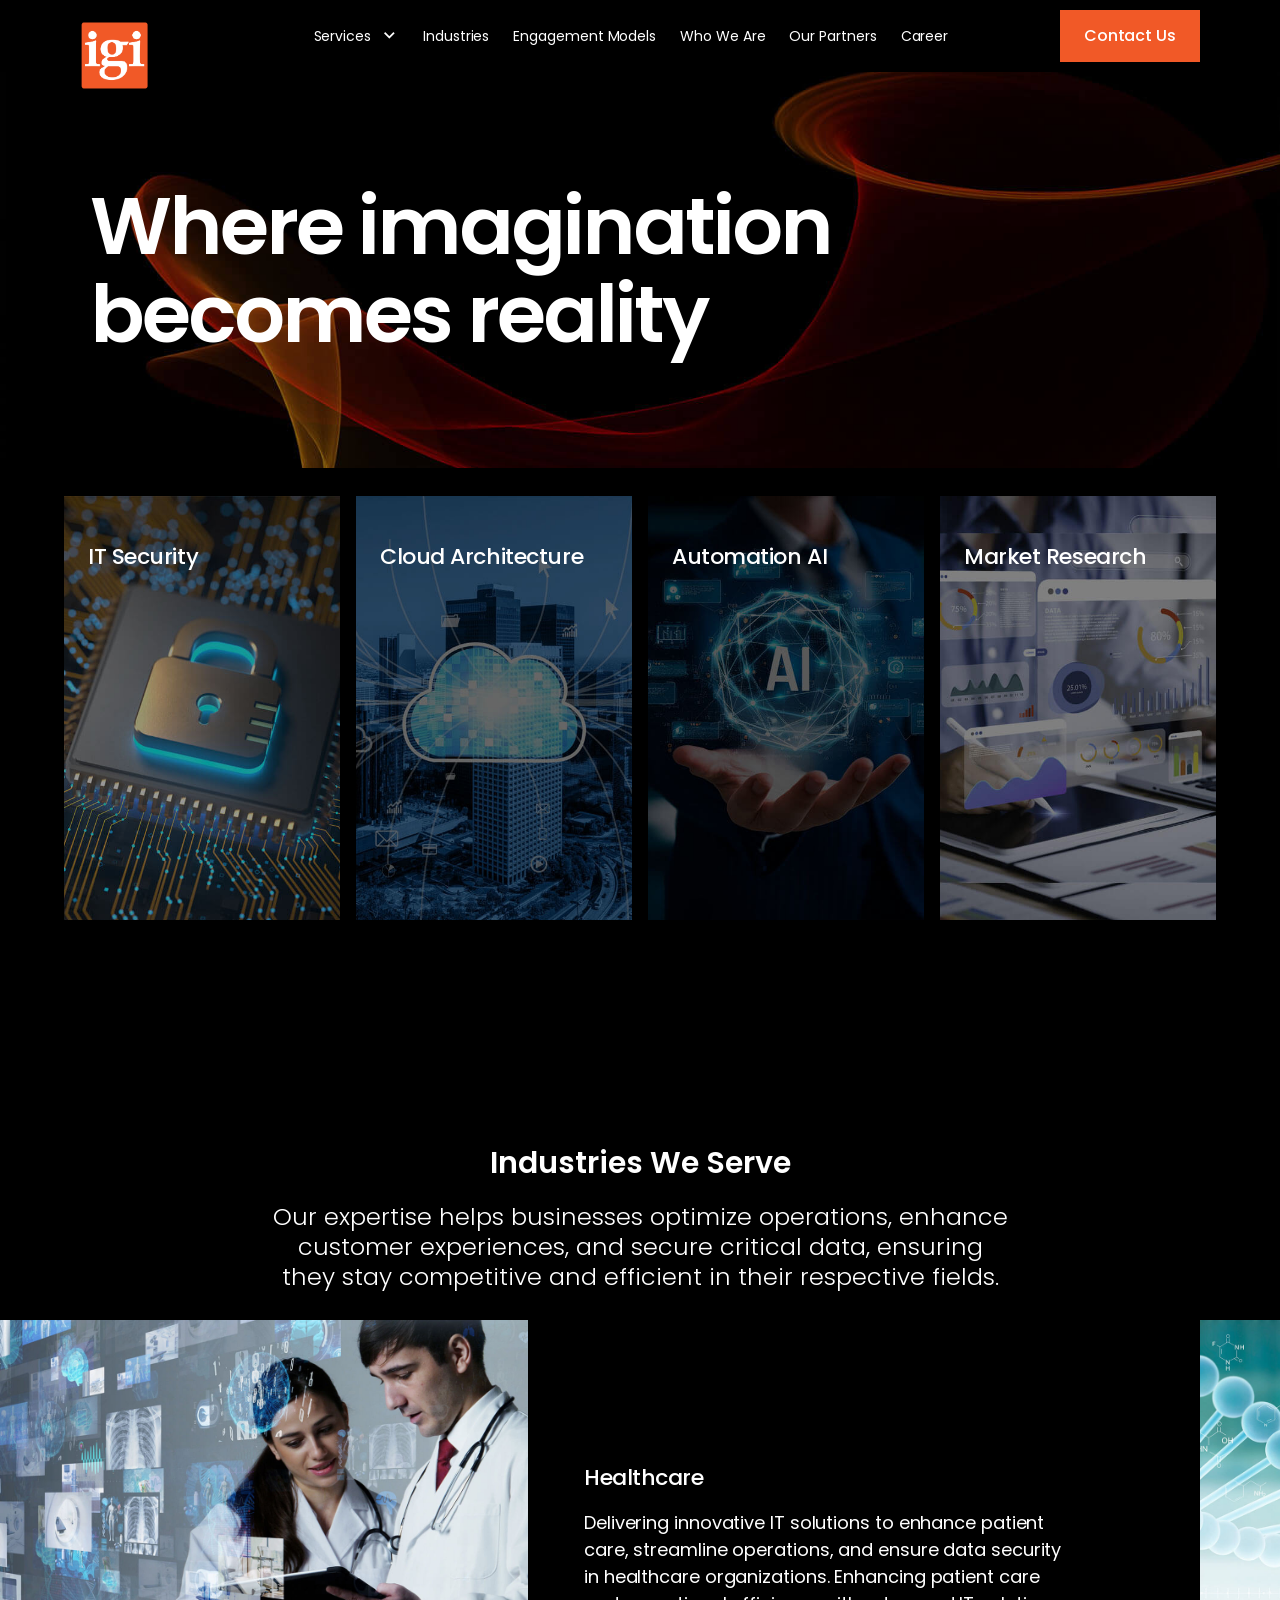
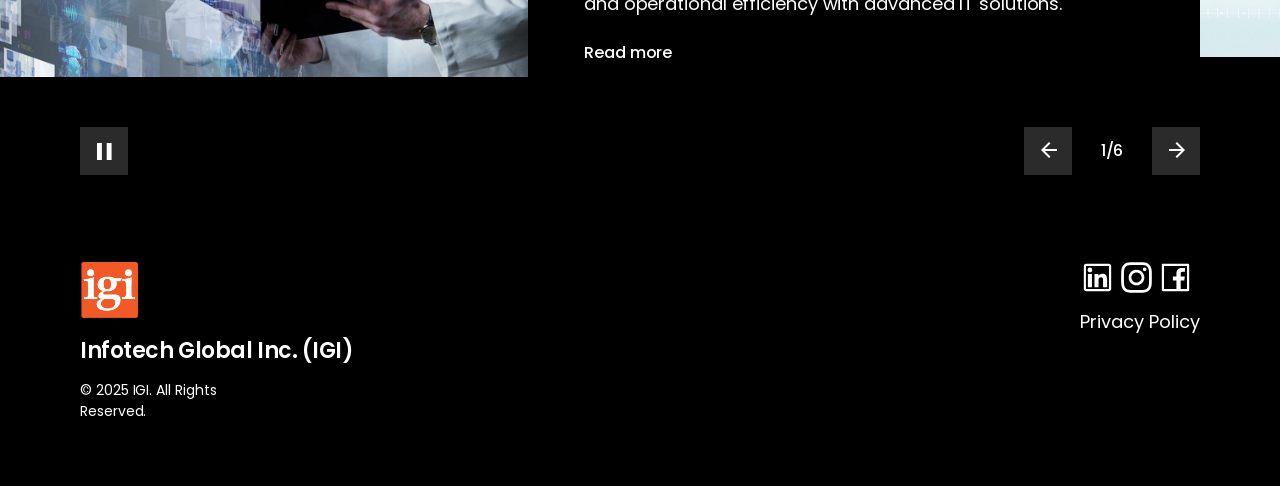
<file: index-2.html>
<!DOCTYPE html>
<html lang="en-US">
  
<!-- Mirrored from www.igiusa.com/index.html by HTTrack Website Copier/3.x [XR&CO'2014], Sun, 09 Aug 2026 22:44:11 GMT -->
<meta http-equiv="content-type" content="text/html;charset=utf-8" />
  <head>
    <meta charset="UTF-8" />
    <title>IGI | Infotech Global India</title>
    <link rel="icon" type="image/x-icon" href="img/favicon-32x32.png" />
    <meta name="template" content="rad-template" />
    <meta name="viewport" content="width=device-width, initial-scale=1" />

    <script>
      window.adobeDataLayer = window.adobeDataLayer || [];
    </script>

    <meta name="title" content="" />
    <meta name="description" content="" />
    <meta name="keywords" content="" />

    <meta name="robots" content="follow,index" />
    <link rel="canonical" href="index-2.html" />

    <link rel="stylesheet" href="libs/grid.css" type="text/css" />
    <link rel="stylesheet" href="libs/style.min.css" type="text/css" />
    <link rel="stylesheet" href="libs/cus_style.css" type="text/css" />
  </head>
  <body
    class="radicaligidesign generic page basicpage"
    id="page-f3f3debf6f"
    data-barba="wrapper"
    data-cmp-data-layer-enabled
  >
    <div class="root container responsivegrid">
      <div id="container-1309251dc9" class="cmp-container">
        <header class="customexperiencefragment experiencefragment">
          <div
            id="header"
            class="cmp-experiencefragment cmp-experiencefragment--global-header"
          >
            <div id="container-84b50968ae" class="cmp-container">
              <div class="aem-Grid aem-Grid--12 aem-Grid--default--12">
                <div
                  class="ghost aem-GridColumn aem-GridColumn--default--12"
                ></div>
                <div
                  class="globalnav aem-GridColumn aem-GridColumn--default--12"
                >
                  <!-- Global Nav -->
                  <div class="rad-global-nav" id="globalnav-b9f5a008bb">
                    <div class="rad-global-nav__wrapper">
                      <nav
                        aria-label="global"
                        class="rad-global-nav__container"
                      >
                        <div class="rad-global-nav__menu">
                          <button
                            class="rad-icon-button rad-nav-icon-button rad-global-nav__menu-open"
                            type="button"
                            aria-expanded="false"
                            aria-label="menu"
                          >
                            <div class="rad-icon-button__text">Menu</div>
                            <div class="rad-icon rad-icon__menu"></div>
                          </button>
                        </div>
                        <div class="rad-global-nav__logo">
                          <a
                            href="index-2.html"
                            class="rad-global-nav__static-logo"
                          >
                            <img src="img/logo.png" height="60px" />
                          </a>
                          <a href="index-2.html" class="cmp-logo">
                            <div class="cmp-logo__svg-wrapper">
                              <img src="img/logo.png" width="70px" />
                            </div>
                          </a>
                        </div>
                        <div class="rad-global-nav__primary-nav" role="toolbar">
                          <button
                            class="rad-icon-button rad-icon-button--primary rad-nav-icon-button rad-global-nav__menu-close"
                            type="button"
                            aria-expanded="false"
                            aria-label="close-menu"
                          >
                            <div class="rad-icon-button__text">Close Menu</div>
                            <div
                              class="rad-icon rad-icon--compact rad-icon__close"
                              aria-hidden="true"
                            ></div>
                          </button>
                          <ul class="rad-global-nav__menu-items">
                            <li class="submenu_ser">
                              <button
                                class="rad-button rad-button--ghost rad-global-nav__l1--button btn_dropdown_menu"
                                type="button"
                              >
                                <div class="rad-button__text">Services</div>
                                <div
                                  class="rad-button__icon-right rad-icon rad-icon__chevron-down rad-icon--compact"
                                ></div>
                              </button>
                              <div class="xfpage page basicpage">
                                <div
                                  id="container-ad6131fecc"
                                  class="cmp-container"
                                >
                                  <div
                                    class="aem-Grid aem-Grid--12 aem-Grid--default--12"
                                  >
                                    <div
                                      class="rad-global-nav__menu-item-content aem-GridColumn aem-GridColumn--default--12 nav_level_2"
                                    >
                                      <button
                                        class="menu-item-content__back-button rad-button rad-button--ghost"
                                      >
                                        <div
                                          class="rad-button__icon-left rad-icon rad-icon__chevron-left"
                                        ></div>
                                        <div class="rad-button__text">Back</div>
                                      </button>
                                      <div class="rad-submenu__cta-wrapper">
                                        <a
                                          href="#0"
                                          target="_self"
                                          rel=" "
                                          class="rad-submenu__cta rad-button rad-button--tertiary"
                                          data-barba-transition
                                        >
                                          <div class="rad-button__text">
                                            How we can help you
                                          </div>
                                          <div
                                            class="rad-button__icon-right rad-icon rad-icon__chevron-right rad-icon--compact"
                                            aria-hidden="true"
                                          ></div>
                                        </a>
                                      </div>
                                      <div class="rad-global-nav__submenu">
                                        <div class="l2-item">
                                          <!-- <div class="fs-26">Services</div> -->
                                          <button
                                            class="rad-global-nav__l2-button"
                                          >
                                            <a href="it-security.html"
                                              >IT Security</a
                                            >
                                          </button>
                                          <div class="l2-links" role="list">
                                            <a
                                              class="rad-global-nav__l2-link cus_nav11"
                                              href="it-security.html"
                                              >IT Security</a
                                            >
                                            <a
                                              role="listitem"
                                              class="rad-global-nav__l2-link"
                                              href="it-security.html"
                                            >
                                              Zero Trust Architecture
                                            </a>
                                            <a
                                              role="listitem"
                                              class="rad-global-nav__l2-link"
                                              href="it-security.html"
                                            >
                                              Security Operations
                                            </a>
                                            <a
                                              role="listitem"
                                              class="rad-global-nav__l2-link"
                                              href="it-security.html"
                                            >
                                              Security Assessments & Compliance
                                            </a>
                                            <a
                                              role="listitem"
                                              class="rad-global-nav__l2-link"
                                              href="it-security.html"
                                            >
                                              Strategic Roadmap & Governance
                                            </a>
                                          </div>
                                          <button
                                            class="rad-global-nav__l2-button"
                                          >
                                            <a href="cloud-architecture.html"
                                              >Cloud Architecture</a
                                            >
                                          </button>
                                          <div class="l2-links" role="list">
                                            <a
                                              class="rad-global-nav__l2-link cus_nav11"
                                              href="cloud-architecture.html"
                                              >Cloud Architecture</a
                                            >
                                            <a
                                              role="listitem"
                                              class="rad-global-nav__l2-link"
                                              href="cloud-architecture.html"
                                            >
                                              Cloud Modernization
                                            </a>
                                            <a
                                              role="listitem"
                                              class="rad-global-nav__l2-link"
                                              href="cloud-architecture.html"
                                            >
                                              Cloud Migration
                                            </a>
                                            <a
                                              role="listitem"
                                              class="rad-global-nav__l2-link"
                                              href="cloud-architecture.html"
                                            >
                                              Cloud AI Solutions
                                            </a>
                                            <a
                                              role="listitem"
                                              class="rad-global-nav__l2-link"
                                              href="cloud-architecture.html"
                                            >
                                              Cloud Suppport
                                            </a>
                                          </div>
                                        </div>

                                        <div class="l2-item">
                                          <button
                                            class="rad-global-nav__l2-button"
                                          >
                                            <a href="automation-ai.html">
                                              Automation AI
                                            </a>
                                          </button>
                                          <div class="l2-links" role="list">
                                            <a
                                              class="rad-global-nav__l2-link cus_nav11"
                                              href="automation-ai.html"
                                            >
                                              Automation AI
                                            </a>
                                            <a
                                              role="listitem"
                                              class="rad-global-nav__l2-link"
                                              href="automation-ai.html"
                                            >
                                              Data Science Machine Learning
                                            </a>
                                            <a
                                              role="listitem"
                                              class="rad-global-nav__l2-link"
                                              href="automation-ai.html"
                                            >
                                              MLOPS AND AIOPS</a
                                            >
                                            <a
                                              role="listitem"
                                              class="rad-global-nav__l2-link"
                                              href="automation-ai.html"
                                            >
                                              Generative AI
                                            </a>

                                            <a
                                              role="listitem"
                                              class="rad-global-nav__l2-link"
                                              href="automation-ai.html"
                                            >
                                              DevOps
                                            </a>
                                          </div>
                                          <button
                                            class="rad-global-nav__l2-button"
                                          >
                                            <a href="market-research.html">
                                              Market Research</a
                                            >
                                          </button>
                                          <div class="l2-links" role="list">
                                            <a
                                              class="rad-global-nav__l2-link cus_nav11"
                                              href="market-research.html"
                                            >
                                              Market Research</a
                                            >
                                            <a
                                              role="listitem"
                                              class="rad-global-nav__l2-link"
                                              href="#0"
                                            >
                                              Survey Programming
                                            </a>
                                            <a
                                              role="listitem"
                                              class="rad-global-nav__l2-link"
                                              href="#0"
                                            >
                                              Data Analysis and Reporting
                                            </a>
                                            <a
                                              role="listitem"
                                              class="rad-global-nav__l2-link"
                                              href="#0"
                                            >
                                              CATI
                                            </a>
                                            <a
                                              role="listitem"
                                              class="rad-global-nav__l2-link"
                                              href="#0"
                                            >
                                              Support Services
                                            </a>
                                          </div>
                                        </div>
                                        <div class="l2-item">
                                          <button
                                            class="rad-global-nav__l2-button"
                                          >
                                            <a
                                              href="analytics-business-intelligence.html"
                                            >
                                              Analytics & Business</a
                                            >
                                          </button>
                                          <div class="l2-links" role="list">
                                            <a
                                              class="rad-global-nav__l2-link cus_nav11"
                                              href="analytics-business-intelligence.html"
                                            >
                                              Analytics & Business
                                            </a>
                                            <a
                                              role="listitem"
                                              class="rad-global-nav__l2-link"
                                              href="analytics-business-intelligence.html"
                                            >
                                              Enterprise Reporting and
                                              Dashboards
                                            </a>
                                            <a
                                              role="listitem"
                                              class="rad-global-nav__l2-link"
                                              href="analytics-business-intelligence.html"
                                            >
                                              BI Modernization
                                            </a>
                                            <a
                                              role="listitem"
                                              class="rad-global-nav__l2-link"
                                              href="analytics-business-intelligence.html"
                                            >
                                              Analytics Integrations</a
                                            >
                                            <a
                                              role="listitem"
                                              class="rad-global-nav__l2-link"
                                              href="analytics-business-intelligence.html"
                                            >
                                              Consulting, Strategy, Engineering
                                              Roadmaps</a
                                            >
                                          </div>
                                          <button
                                            class="rad-global-nav__l2-button"
                                          >
                                            <a href="#0">
                                              Identity and Access Management</a
                                            >
                                          </button>
                                          <div class="l2-links" role="list">
                                            <a
                                              class="rad-global-nav__l2-link cus_nav11"
                                              href="#0"
                                            >
                                              Identity and Access Management
                                            </a>
                                            <a
                                              class="rad-global-nav__l2-link"
                                              href="#0"
                                            >
                                              Strengthened Authentication
                                            </a>
                                            <a
                                              role="listitem"
                                              class="rad-global-nav__l2-link"
                                              href="#0"
                                            >
                                              Identity Proofing Integration and
                                              Vendor Support
                                            </a>
                                          </div>
                                        </div>
                                        <div class="l2-item">
                                          <button
                                            class="rad-global-nav__l2-button"
                                          >
                                            <a href="#0">
                                              Application Development</a
                                            >
                                          </button>
                                          <div class="l2-links" role="list">
                                            <a
                                              role="listitem"
                                              class="rad-global-nav__l2-link cus_nav11"
                                              href="#0"
                                            >
                                              Application Development
                                            </a>
                                            <a
                                              role="listitem"
                                              class="rad-global-nav__l2-link"
                                              href="#0"
                                            >
                                              Cloud-native Architecture
                                            </a>
                                            <a
                                              role="listitem"
                                              class="rad-global-nav__l2-link"
                                              href="#0"
                                            >
                                              Highly scalable line of business
                                              app</a
                                            >
                                            <a
                                              role="listitem"
                                              class="rad-global-nav__l2-link"
                                              href="#0"
                                            >
                                              Modernization
                                            </a>
                                            <a
                                              role="listitem"
                                              class="rad-global-nav__l2-link"
                                              href="#0"
                                            >
                                              Personalized recommendations
                                            </a>
                                            <a
                                              role="listitem"
                                              class="rad-global-nav__l2-link"
                                              href="#0"
                                            >
                                              Mobile workforce Apps</a
                                            >
                                            <a
                                              role="listitem"
                                              class="rad-global-nav__l2-link"
                                              href="#0"
                                            >
                                              Virtual Assistants and Chatbots</a
                                            >
                                            <a
                                              role="listitem"
                                              class="rad-global-nav__l2-link"
                                              href="#0"
                                            >
                                              Secure DevOps</a
                                            >
                                          </div>
                                        </div>
                                      </div>
                                    </div>
                                  </div>
                                </div>
                              </div>
                            </li>

                            <li>
                              <a
                                class="rad-button rad-button--ghost rad-global-nav__l1--link"
                                href="industries.html"
                              >
                                <div class="rad-button__text">Industries</div>
                              </a>
                            </li>
                            <li>
                              <a
                                class="rad-button rad-button--ghost rad-global-nav__l1--link"
                                href="engagement-models.html"
                              >
                                <div class="rad-button__text">
                                  Engagement Models
                                </div>
                              </a>
                            </li>
                            <li>
                              <a
                                class="rad-button rad-button--ghost rad-global-nav__l1--link"
                                href="who-we-are.html"
                              >
                                <div class="rad-button__text">Who We Are</div>
                              </a>
                            </li>
                            <li>
                              <a
                                class="rad-button rad-button--ghost rad-global-nav__l1--link"
                                href="our-partner.html"
                              >
                                <div class="rad-button__text">Our Partners</div>
                              </a>
                            </li>

                            <li>
                              <a
                                class="rad-button rad-button--ghost rad-global-nav__l1--link"
                                href="career.html"
                              >
                                <div class="rad-button__text">Career</div>
                              </a>
                            </li>
                            <li class="show_device_sm">
                              <a
                                class="rad-button rad-button--ghost rad-global-nav__l1--link"
                                href="contact-us.html"
                              >
                                <div class="rad-button__text">Contact Us</div>
                              </a>
                            </li>
                          </ul>
                        </div>
                        <div class="rad-global-nav__utility-nav d-none-md">
                          <a
                            href="contact-us.html"
                            target="_self"
                            aria-label=""
                            class="rad-button rad-button--primary"
                          >
                            <div class="rad-button__text">Contact Us</div>
                          </a>
                        </div>
                      </nav>
                    </div>
                    <div class="rad-global-nav__overlay"></div>
                  </div>
                </div>
              </div>
            </div>
          </div>
        </header>
        <main class="container responsivegrid">
          <div
            id="main"
            data-barba="container"
            data-barba-namespace="container-be4b5e8654"
            data-pageid="page-f3f3debf6f"
            class="cmp-container"
          >
            <!-- Hero Custom component start -->
            <section id="hero_custom" class="hero_custom">
              <a
                target="_self"
                class="hero_custom__cta_1"
                href="#0"
                title="Explore more"
                data-analytics-link-name="Explore more"
                data-analytics-module-name="frontpagehero-1"
                data-analytics-template-zone="front-page-hero"
                data-analytics-link-type="engagement"
                data-barba-transition
              >
                <div class="hero_custom__grid">
                  <h1
                    class="hero_custom__headline"
                    aria-label="Where imagination becomes reality"
                  >
                    <span
                      class="hero_custom__headline__text hero_custom__headline__text--left"
                      role="presentation"
                      aria-hidden="true"
                    >
                      Where imagination becomes reality
                    </span>
                  </h1>

                  <!-- Uncomment the following article section if needed -->
                  <!-- 
      <article class="hero_custom__body">
        <div role="presentation" aria-hidden="true" class="hero_custom__body__border"></div>
        <div class="hero_custom__body__hero_text">
          <p class="hero_custom__body__hero_text__title">
            Duis aute irure dolor in reprehenderit in voluptate
          </p>
          <div class="hero_cta_2">
            <span class="cta_span">Explore more</span>
            <div class="hero_custom__cta__icon" role="presentation" aria-hidden="true">
              <svg xmlns="http://www.w3.org/2000/svg" viewBox="0 0 20 20">
                <path d="M8.16667 15L7 13.8333L10.8333 10L7 6.16667L8.16667 5L13.1667 10L8.16667 15Z"/>
              </svg>
            </div>
          </div>
        </div>
      </article>
      -->
                </div>
              </a>
            </section>
            <!-- Hero Custom component end -->
            <div class="tilegridv2 tilegrid">
              <div
                class="rad-card-grid rad-spacing-vertical-md"
                id="redesign-tile"
              >
                <div class="rad-card-grid__cards-viewport">
                  <div
                    class="rad-card-grid__cards-container"
                    data-template-zone="block-tilegrid"
                  >
                    <div
                      class="rad-content-grid-card rad-content-grid-card--case-study-dark"
                      id="case-study-hero-4828dc385f"
                      data-cta-title="Expand"
                    >
                      <!-- DEV NOTE: aria-label text is copied from __label and __title below -->
                      <button
                        onclick="location.href = 'it-security.html';"
                        class="rad-content-grid-card__front-toggle"
                        aria-expanded="false"
                      ></button>
                      <!-- DEV NOTE: aria-label text is copied from __content and rad-button--tertiary-dynamic below -->
                      <a
                        target="_self"
                        href="it-security.html"
                        class="rad-content-grid-card__cta-cover"
                        tabindex="-1"
                        aria-label=""
                        data-barba-transition
                      ></a>
                      <button
                        disabled
                        class="rad-icon-button rad-content-grid-card__close-button"
                        tabindex="-1"
                        aria-hidden="true"
                      >
                        <div class="rad-icon-button__text">Close</div>
                        <div
                          class="rad-icon rad-icon__close"
                          aria-hidden="true"
                        ></div>
                      </button>
                      <div class="rad-content-grid-card__full-image">
                        <div class="image radimage">
                          <div
                            data-cmp-is="image"
                            data-cmp-lazy
                            data-cmp-lazythreshold="0"
                            data-cmp-src="img/home/1.jpg"
                            class="cmp-image"
                            itemscope
                          >
                            <noscript data-cmp-hook-image="noscript">
                              <img
                                src="img/home/1.jpg"
                                class="cmp-image__image"
                                itemprop="contentUrl"
                                data-cmp-hook-image="image"
                                alt
                              />
                            </noscript>
                          </div>
                        </div>
                      </div>
                      <div class="rad-content-grid-card__title">
                        IT Security
                      </div>

                      <div class="rad-content-grid-card__sliding-content">
                        <div class="rad-content-grid-card__front-content"></div>
                        <div class="rad-content-grid-card__back-content">
                          <div class="rad-content-grid-card__content cus_para">
                            <p>Zero Trust Architecture</p>
                            <p>Security Operations</p>
                            <p>Security Assessments & Compliance</p>
                            <p>Strategic Roadmap & Governance</p>
                          </div>
                          <a
                            href="it-security.html"
                            class="rad-button rad-button--ghost"
                            tabindex="-1"
                            target="_self"
                            data-barba-transition
                          >
                            <div class="rad-button__text">Explore</div>
                            <div
                              class="rad-button__icon-right rad-icon rad-icon__chevron-right rad-icon--compact"
                              aria-hidden="true"
                            ></div>
                          </a>
                        </div>
                      </div>
                    </div>
                    <div
                      class="rad-content-grid-card rad-content-grid-card--research-report-dark"
                      id="research-report-2c74138996"
                      data-cta-title="Expand"
                      data-card-title="Reinvention in the age of generative AI"
                      data-cta-link="/us-en/insights/consulting/total-enterprise-reinvention"
                      data-content-type="researchReport"
                      data-analytics-asset-id="card-2c74138996"
                      data-cs-override-id="card-2c74138996"
                    >
                      <button
                        class="rad-content-grid-card__front-toggle"
                        aria-expanded="false"
                        onclick="location.href = 'cloud-architecture.html';"
                      ></button>
                      <!-- DEV NOTE: aria-label text is copied from __content and rad-button--tertiary-dynamic below -->
                      <a
                        target="_self"
                        href="cloud-architecture.html"
                        class="rad-content-grid-card__cta-cover"
                        tabindex="-1"
                        aria-label=""
                        data-barba-transition
                      ></a>
                      <button
                        disabled
                        class="rad-icon-button rad-content-grid-card__close-button"
                        tabindex="-1"
                        aria-hidden="true"
                      >
                        <div class="rad-icon-button__text">Close</div>
                        <div
                          class="rad-icon rad-icon__close"
                          aria-hidden="true"
                        ></div>
                      </button>
                      <div class="rad-content-grid-card__full-image">
                        <div class="image radimage">
                          <div
                            data-cmp-is="image"
                            data-cmp-lazy
                            data-cmp-lazythreshold="0"
                            data-cmp-src="img/home/2.jpg"
                            class="cmp-image"
                            itemscope
                          >
                            <noscript data-cmp-hook-image="noscript">
                              <img
                                src="img/home/2.jpg"
                                class="cmp-image__image"
                                itemprop="contentUrl"
                                data-cmp-hook-image="image"
                                alt
                              />
                            </noscript>
                          </div>
                        </div>
                      </div>
                      <div class="rad-content-grid-card__title">
                        Cloud Architecture
                      </div>

                      <div class="rad-content-grid-card__sliding-content">
                        <div class="rad-content-grid-card__front-content"></div>
                        <div
                          class="rad-content-grid-card__back-content cus_align_ment"
                        >
                          <div class="rad-content-grid-card__content cus_para">
                            <p>Cloud Modernization</p>
                            <p>Cloud Migration</p>
                            <p>Cloud AI Solutions</p>
                            <p>Cloud Support</p>
                            <p>&nbsp;</p>
                          </div>
                          <a
                            href="cloud-architecture.html"
                            class="rad-button rad-button--ghost"
                            tabindex="-1"
                            target="_self"
                            data-barba-transition
                          >
                            <div class="rad-button__text">Explore</div>
                            <div
                              class="rad-button__icon-right rad-icon rad-icon__chevron-right rad-icon--compact"
                              aria-hidden="true"
                            ></div>
                          </a>
                        </div>
                      </div>
                    </div>
                    <div
                      class="rad-content-grid-card rad-content-grid-card--case-study-dark"
                      id="case-study-hero-24e41ecd6a"
                      data-cta-title="Expand"
                      data-card-title="Generative AI in the driver’s seat: BMW"
                      data-cta-link="/us-en/case-studies/automotive/bmw-puts-generative-ai-in-the-drivers-seat"
                      data-content-type="caseStudyHero"
                      data-analytics-asset-id="card-24e41ecd6a"
                      data-cs-override-id="card-24e41ecd6a"
                    >
                      <button
                        class="rad-content-grid-card__front-toggle"
                        aria-expanded="false"
                        onclick="location.href = 'automation-ai.html';"
                      ></button>
                      <!-- DEV NOTE: aria-label text is copied from __content and rad-button--tertiary-dynamic below -->
                      <a
                        target="_self"
                        href="automation-ai.html"
                        class="rad-content-grid-card__cta-cover"
                        tabindex="-1"
                        aria-label=""
                        data-barba-transition
                      ></a>
                      <button
                        disabled
                        class="rad-icon-button rad-content-grid-card__close-button"
                        tabindex="-1"
                        aria-hidden="true"
                      >
                        <div class="rad-icon-button__text">Close</div>
                        <div
                          class="rad-icon rad-icon__close"
                          aria-hidden="true"
                        ></div>
                      </button>
                      <div class="rad-content-grid-card__full-image">
                        <div class="image radimage">
                          <div
                            data-cmp-is="image"
                            data-cmp-lazy
                            data-cmp-lazythreshold="0"
                            data-cmp-src="img/home/3.jpg"
                            class="cmp-image"
                            itemscope
                          >
                            <noscript data-cmp-hook-image="noscript">
                              <img
                                src="img/home/3.jpg"
                                class="cmp-image__image"
                                itemprop="contentUrl"
                                data-cmp-hook-image="image"
                                alt
                              />
                            </noscript>
                          </div>
                        </div>
                      </div>
                      <div class="rad-content-grid-card__title">
                        Automation AI
                      </div>

                      <div class="rad-content-grid-card__sliding-content">
                        <div class="rad-content-grid-card__front-content"></div>
                        <div
                          class="rad-content-grid-card__back-content cus_align_ment"
                        >
                          <div class="rad-content-grid-card__content cus_para">
                            <p>Data Science Machine Learning</p>
                            <p>MLOPS AND AIPOS</p>
                            <p>Generative AI</p>
                            <p>DevOps</p>
                          </div>
                          <a
                            href="automation-ai.html"
                            class="rad-button rad-button--ghost"
                            tabindex="-1"
                            target="_self"
                            data-barba-transition
                          >
                            <div class="rad-button__text">Explore</div>
                            <div
                              class="rad-button__icon-right rad-icon rad-icon__chevron-right rad-icon--compact"
                              aria-hidden="true"
                            ></div>
                          </a>
                        </div>
                      </div>
                    </div>
                    <div
                      class="rad-content-grid-card rad-content-grid-card--research-report-dark"
                      id="research-report-f6962175d3"
                      data-cta-title="Expand"
                      data-card-title="Tap into new value with advanced supply chain capabilities"
                      data-cta-link="/us-en/insights/supply-chain/driving-reinvention-mature-supply-chain-networks"
                      data-content-type="researchReport"
                      data-analytics-asset-id="card-f6962175d3"
                      data-cs-override-id="card-f6962175d3"
                    >
                      <button
                        class="rad-content-grid-card__front-toggle"
                        aria-expanded="false"
                        onclick="location.href = 'market-research.html';"
                      ></button>
                      <!-- DEV NOTE: aria-label text is copied from __content and rad-button--tertiary-dynamic below -->
                      <a
                        target="_self"
                        href="market-research.html"
                        class="rad-content-grid-card__cta-cover"
                        tabindex="-1"
                        aria-label=""
                        data-barba-transition
                      ></a>
                      <button
                        disabled
                        class="rad-icon-button rad-content-grid-card__close-button"
                        tabindex="-1"
                        aria-hidden="true"
                      >
                        <div class="rad-icon-button__text">Close</div>
                        <div
                          class="rad-icon rad-icon__close"
                          aria-hidden="true"
                        ></div>
                      </button>
                      <div class="rad-content-grid-card__full-image">
                        <div class="image radimage">
                          <div
                            data-cmp-is="image"
                            data-cmp-lazy
                            data-cmp-lazythreshold="0"
                            data-cmp-src="img/home/4.jpg"
                            class="cmp-image"
                            itemscope
                          >
                            <noscript data-cmp-hook-image="noscript">
                              <img
                                src="img/home/4.jpg"
                                class="cmp-image__image"
                                itemprop="contentUrl"
                                data-cmp-hook-image="image"
                                alt
                              />
                            </noscript>
                          </div>
                        </div>
                      </div>
                      <div class="rad-content-grid-card__title">
                        Market Research
                      </div>

                      <div class="rad-content-grid-card__sliding-content">
                        <div class="rad-content-grid-card__front-content"></div>
                        <div
                          class="rad-content-grid-card__back-content cus_align_ment"
                        >
                          <div class="rad-content-grid-card__content cus_para">
                            <p>Survey Programming</p>
                            <p>Data Analysis and Reporting</p>
                            <p>CATI</p>
                            <p>Support Services</p>
                          </div>
                          <a
                            href="market-research.html"
                            class="rad-button rad-button--ghost"
                            tabindex="-1"
                            target="_self"
                            data-barba-transition
                          >
                            <div class="rad-button__text">Explore</div>
                            <div
                              class="rad-button__icon-right rad-icon rad-icon__chevron-right rad-icon--compact"
                              aria-hidden="true"
                            ></div>
                          </a>
                        </div>
                      </div>
                    </div>
                  </div>
                </div>
                <div class="rad-card-grid__slider-container">
                  <label
                    for="carousel-slider-id"
                    class="rad__range-input-slider-label"
                    >Carousel slider control</label
                  >
                  <input
                    id="carousel-slider-id"
                    class="rad__range-input-slider-for-carousel rad-card-grid__slider"
                    max="500"
                    min="0"
                    name="carousel slider"
                    value="1"
                    type="range"
                  />
                </div>
              </div>
            </div>
            <div class="rad-360-value-title">
              <!-- START: 360º Value Component -->
              <div class="rad-360-value-title__header">
                <div class="rad-360-value-title__header-first-line">
                  <div class="rad-360-value-title__header-360-wrapper">
                    <h2 class="fs-30">Industries We Serve</h2>
                  </div>
                </div>
              </div>
              <p class="rad-360-value-title__sub-header fs-24">
                Our expertise helps businesses optimize operations, enhance
                customer experiences, and secure critical data, ensuring they
                stay competitive and efficient in their respective fields.
              </p>
              <!-- END: 360º Value Component -->
            </div>
            <div class="client-carousel">
              <div
                id="carousel-09c18bca55"
                data-placeholder-text="false"
                class="rad-carousel-image-and-text rad-spacing-vertical-md"
              >
                <div
                  class="rad-carousel-image-and-text__carousel rad-carousel rad-carousel--autorotate"
                  data-autorotate-duration="5000"
                >
                  <div class="rad-carousel-image-and-text__slide">
                    <div id="carouselslide-5f37314b85" class="cmp-image">
                      <img
                        class="cmp-image__image"
                        src="img/home/Healthcare.jpg"
                        alt="Healthcare"
                      />
                    </div>
                    <div
                      id="carouselslide-5f37314b85-slide"
                      class="rad-carousel-image-and-text__slide-text"
                    >
                      <div class="rad-carousel-image-and-text__slide-title">
                        Healthcare
                      </div>
                      <p class="rad-carousel-image-and-text__slide-body">
                        Delivering innovative IT solutions to enhance patient
                        care, streamline operations, and ensure data security in
                        healthcare organizations. Enhancing patient care and
                        operational efficiency with advanced IT solutions.
                      </p>
                      <a
                        href="industries.html"
                        target="_self"
                        class="rad-carousel-image-and-text__slide-cta rad-button rad-button--tertiary"
                      >
                        <div class="rad-button__text">Read more</div>
                        <!-- <div class="rad-button__icon-right rad-icon rad-icon__chevron-right rad-icon--compact"></div> -->
                      </a>
                    </div>
                  </div>
                  <div class="rad-carousel-image-and-text__slide">
                    <div id="carouselslide-5f37314b85" class="cmp-image">
                      <img
                        class="cmp-image__image"
                        src="img/home/Pharma.jpg"
                        alt
                      />
                    </div>
                    <div
                      id="carouselslide-5f37314b85-slide"
                      class="rad-carousel-image-and-text__slide-text"
                    >
                      <div class="rad-carousel-image-and-text__slide-title">
                        Pharma
                      </div>
                      <p class="rad-carousel-image-and-text__slide-body">
                        Enhancing the guest experience and operational
                        efficiency in the hospitality industry with innovative
                        IT solutions. Enhancing guest experience and operational
                        efficiency with innovative IT solutions.
                      </p>
                      <a
                        href="industries.html"
                        target="_self"
                        class="rad-carousel-image-and-text__slide-cta rad-button rad-button--tertiary"
                      >
                        <div class="rad-button__text">Read more</div>
                        <!-- <div class="rad-button__icon-right rad-icon rad-icon__chevron-right rad-icon--compact"></div> -->
                      </a>
                    </div>
                  </div>
                  <div class="rad-carousel-image-and-text__slide">
                    <div id="carouselslide-5f37314b85" class="cmp-image">
                      <img
                        class="cmp-image__image"
                        src="img/home/Banking.jpg"
                        alt
                      />
                    </div>
                    <div
                      id="carouselslide-5f37314b85-slide"
                      class="rad-carousel-image-and-text__slide-text"
                    >
                      <div class="rad-carousel-image-and-text__slide-title">
                        Banking / Financial Services
                      </div>
                      <p class="rad-carousel-image-and-text__slide-body">
                        Providing robust IT services to improve financial
                        operations, secure transactions, and ensure compliance
                        with regulatory standards. Securing transactions and
                        improving financial operations with robust IT services.
                      </p>
                      <a
                        href="industries.html"
                        target="_self"
                        class="rad-carousel-image-and-text__slide-cta rad-button rad-button--tertiary"
                      >
                        <div class="rad-button__text">Read more</div>
                        <!-- <div class="rad-button__icon-right rad-icon rad-icon__chevron-right rad-icon--compact"></div> -->
                      </a>
                    </div>
                  </div>
                  <div class="rad-carousel-image-and-text__slide">
                    <div id="carouselslide-5f37314b85" class="cmp-image">
                      <img
                        class="cmp-image__image"
                        src="img/home/Insurance.jpg"
                        alt
                      />
                    </div>
                    <div
                      id="carouselslide-5f37314b85-slide"
                      class="rad-carousel-image-and-text__slide-text"
                    >
                      <div class="rad-carousel-image-and-text__slide-title">
                        Insurance
                      </div>
                      <p class="rad-carousel-image-and-text__slide-body">
                        We offer specialized IT solutions for the insurance
                        industry, designed to streamline operations, enhance
                        customer service, and ensure data security. Our services
                        include claims processing automation, policy management
                        systems, and advanced analytics for risk assessment. By
                        leveraging our expertise, insurance companies can
                        improve efficiency, reduce costs, and provide better
                        service to their clients.
                      </p>
                      <a
                        href="industries.html"
                        target="_self"
                        class="rad-carousel-image-and-text__slide-cta rad-button rad-button--tertiary"
                      >
                        <div class="rad-button__text">Read more</div>
                        <!-- <div class="rad-button__icon-right rad-icon rad-icon__chevron-right rad-icon--compact"></div> -->
                      </a>
                    </div>
                  </div>
                  <div class="rad-carousel-image-and-text__slide">
                    <div id="carouselslide-5f37314b85" class="cmp-image">
                      <img
                        class="cmp-image__image"
                        src="img/home/Telecom.jpg"
                        alt
                      />
                    </div>
                    <div
                      id="carouselslide-5f37314b85-slide"
                      class="rad-carousel-image-and-text__slide-text"
                    >
                      <div class="rad-carousel-image-and-text__slide-title">
                        Telecommunications
                      </div>
                      <p class="rad-carousel-image-and-text__slide-body">
                        We provide advanced IT solutions for the
                        telecommunications industry, aimed at enhancing network
                        management, customer service, and data security. Our
                        services include network optimization, customer
                        relationship management (CRM) systems, and cybersecurity
                        solutions. By leveraging our expertise,
                        telecommunications companies can improve operational
                        efficiency, deliver superior service to customers, and
                        stay ahead in a rapidly evolving market.
                      </p>
                      <a
                        href="industries.html"
                        target="_self"
                        class="rad-carousel-image-and-text__slide-cta rad-button rad-button--tertiary"
                      >
                        <div class="rad-button__text">Read more</div>
                        <!-- <div class="rad-button__icon-right rad-icon rad-icon__chevron-right rad-icon--compact"></div> -->
                      </a>
                    </div>
                  </div>
                  <div class="rad-carousel-image-and-text__slide">
                    <div id="carouselslide-5f37314b85" class="cmp-image">
                      <img
                        class="cmp-image__image"
                        src="img/home/Transport.jpg"
                        alt
                      />
                    </div>
                    <div
                      id="carouselslide-5f37314b85-slide"
                      class="rad-carousel-image-and-text__slide-text"
                    >
                      <div class="rad-carousel-image-and-text__slide-title">
                        Transportation
                      </div>
                      <p class="rad-carousel-image-and-text__slide-body">
                        We deliver specialized IT solutions for the
                        transportation industry to streamline operations,
                        improve efficiency, and enhance safety. Our services
                        include fleet management systems, route optimization
                        software, and real-time tracking solutions. By utilizing
                        our expertise, transportation companies can optimize
                        logistics, reduce operational costs, and provide timely
                        and reliable services to their clients.
                      </p>
                      <a
                        href="industries.html"
                        target="_self"
                        class="rad-carousel-image-and-text__slide-cta rad-button rad-button--tertiary"
                      >
                        <div class="rad-button__text">Read more</div>
                        <!-- <div class="rad-button__icon-right rad-icon rad-icon__chevron-right rad-icon--compact"></div> -->
                      </a>
                    </div>
                  </div>
                </div>
              </div>
            </div>
            <!-- <div class="floatingcardblock">
            <div id="floatingcardblock-db5a7076ff" class="rad-awards" data-cmp-data-layer="{&#34;floatingcardblock-db5a7076ff&#34;:{&#34;@type&#34;:&#34;cio-sites/components/rad/blocks/floatingcardblock&#34;,&#34;analytics-module-name&#34;:&#34;floatingcardblock-1&#34;,&#34;analytics-template-zone&#34;:&#34;block-global-recognition-and-awards&#34;}}">
              <div class="rad-awards__stage">
                <h2 class="rad-awards__headline">Delivering Innovative IT Solutions</h2>
              </div>
              <div class="rad-awards-cards__presenter">
                <div class="cmp-floating-awards-card">
                  <div id="floatingawardcards-1da42e566f"  class="rad-awards-card rad-awards-card--orange" data-hover-delay="300">
                    <button class="rad-awards-card__toggle">Case Study</button>
                    <div class="rad-awards-card__cover">
                      <div class="rad-awards-card__motion-bg">
                        <lottie-player preserveAspectRatio="xMidYMid slice" class="rad-awards-card__lp" aria-hidden="true" src=""></lottie-player>
                      </div>
                      <h3 class="rad-awards-card__title">Case Study</h3>
                    </div>
                    <div class="rad-awards-card__detail">
                      <div class="rad-awards-card__description">
                        <h4 class="rad-awards-card__subheader">Commercial Operations Processes Baseline Survey</h4>
                        <div class="rad-awards-card__rte">
                          <p>How Infotech Global enhanced their client's commercial operations by gaining a comprehensive understanding of their current processes through a Commercial Operations Processes Baseline Survey.</p>
                          <p>
                            For a leading medical device company that develops innovative therapies in segments such as cardiovascular, and surgical technologies to provide a wide range of products and services to healthcare professionals and patients worldwide.
                          </p>
                        </div>
                      </div>
                      <a href="case-study.html"  target="_self" data-barba-transition class="rad-button rad-button--ghost">
                        <div class="rad-button__text">Read More</div>
                        <div class="rad-button__icon-right rad-icon rad-icon__chevron-right rad-icon--compact" aria-hidden="true"></div>
                      </a>
                    </div>
                  </div>
                </div>
                <div class="cmp-floating-awards-card">
                  <div id="floatingawardcards-f31e5d9a9a" class="rad-awards-card rad-awards-card--orange1" data-hover-delay="300">
                    <button class="rad-awards-card__toggle">Testimonial</button>
                    <div class="rad-awards-card__cover">
                      <div class="rad-awards-card__motion-bg">
                        <lottie-player preserveAspectRatio="xMidYMid slice" class="rad-awards-card__lp" aria-hidden="true" src=""></lottie-player>
                      </div>
                      <h3 class="rad-awards-card__title"> Testimonial </h3>
                    </div>
                    <div class="rad-awards-card__detail">
                      <div class="rad-awards-card__description">
                        <h4 class="rad-awards-card__subheader">Sabya, Consultant IGI US</h4>
                        <div class="rad-awards-card__rte">
                          <p>Working with Infotech Global has been an exceptional experience. Specializing in the healthcare sector, IGI stands out for its quality, innovation, and integrity.

                          </p>
                          <p>
                            Since day one, I've been impressed by the company's culture of collaboration and continuous learning. The leadership team fosters an environment where every voice is heard, and innovative ideas are encouraged. This openness has driven the company's success, creating a workplace where employees feel valued and motivated.....
                          </p>
                        </div>
                      </div>
                      <a href="testimonial.html"  target="_self" data-barba-transition class="rad-button rad-button--ghost">
                        <div class="rad-button__text">Read All</div>
                        <div class="rad-button__icon-right rad-icon rad-icon__chevron-right rad-icon--compact" aria-hidden="true"></div>
                      </a>
                    </div>
                  </div>
                </div>
                <div class="cmp-floating-awards-card">
                  <div id="floatingawardcards-93d774216a" class="rad-awards-card rad-awards-card--orange2" data-hover-delay="300">
                    <button class="rad-awards-card__toggle">Career</button>
                    <div class="rad-awards-card__cover">
                      <div class="rad-awards-card__motion-bg">
                        <lottie-player preserveAspectRatio="xMidYMid slice" class="rad-awards-card__lp" aria-hidden="true" src=""></lottie-player>
                      </div>
                      <h3 class="rad-awards-card__title">Career</h3>
                    </div>
                    <div class="rad-awards-card__detail">
                      <div class="rad-awards-card__description">
                        <h4 class="rad-awards-card__subheader">Join Our Team and Make a Difference</h4>
                        <div class="rad-awards-card__rte">
                          <p>Working at Infotech Global can be a rewarding and career enhancing experience. Because we service all types of industries and businesses which deal with a wide variety of technologies, our consultants are exposed to challenging roles within a wide range of IT disciplines. You will work with cutting edge technology, and our diverse client bases which include Fortune 100 companies who appreciate the value of IT professionals who can connect IT to key business objectives.
                          </p>
                        </div>
                      </div>
                      <a href="career.html"  target="_self" data-barba-transition class="rad-button rad-button--ghost">
                        <div class="rad-button__text">Read More</div>
                        <div class="rad-button__icon-right rad-icon rad-icon__chevron-right rad-icon--compact" aria-hidden="true"></div>
                      </a>
                    </div>
                  </div>
                </div>
              </div>
            </div>
          </div>
          <div class="mixedmediatextblock">
            <div class="rad-mixed-media-and-text rad-mixed-media-and-text--with-optional rad-spacing-vertical-md" id="mixedmediatextblock-178a5a195b" >
              <div class="rad-mixed-media-and-text__media">
                <img class="rad-mixed-media-and-text__primary-media rad-mixed-media-and-text__primary-image" src="img/home/bg1.jpg" alt="" />
               -->
            <!-- </div>
              <div class="rad-mixed-media-and-text__text">
                <div class="rad-mixed-media-and-text__label">About IGI</div>
                <h3 class="rad-mixed-media-and-text__title">Who We Are </h3>
                <p class="rad-mixed-media-and-text__description"> Infotech Global Inc. (IGI) is a leading IT solutions provider, offering Applications development, Consulting and Business Process Outsourcing services globally through a combination of technology, domain and process expertise.</p>
                <a href="who-we-are.html" class="rad-button rad-button--tertiary" data-cmp-clickable target="_self" aria-label="">
                  <div class="rad-button__text">Read More</div>
                  <div class="rad-button__icon-right rad-icon rad-icon__chevron-right rad-icon--compact" aria-hidden="true"></div>
                </a>
              </div>
            </div>
          </div> -->
          </div>
        </main>
        <footer class="customexperiencefragment experiencefragment">
          <div
            id="footer"
            class="cmp-experiencefragment cmp-experiencefragment--global-footer"
          >
            <div id="container-8aacafa91b" class="cmp-container">
              <div class="aem-Grid aem-Grid--12 aem-Grid--default--12">
                <div
                  class="footerblock aem-GridColumn aem-GridColumn--default--12"
                >
                  <!-- /* RAD Footer Block Markup */ -->
                  <div id="footerblock-359f367321">
                    <div class="rad-footer__main">
                      <div>
                        <img
                          src="img/logo.png"
                          width="60px"
                          style="margin-bottom: 15px"
                        />
                        <h4
                          class="rad-footer__title"
                          style="margin-bottom: 15px"
                        >
                          Infotech Global Inc. (IGI)
                        </h4>

                        <p class="rad-footer__copyright">
                          &#169;
                          <span class="rad-footer__this-year">2025</span> IGI.
                          All Rights Reserved.
                        </p>
                      </div>
                      <div class="social_icon">
                        <ul>
                          <li>
                            <a
                              href="https://www.linkedin.com/company/infotech-global-inc/"
                              target="_blank"
                            >
                              <svg
                                stroke="currentColor"
                                fill="currentColor"
                                stroke-width="0"
                                viewBox="0 0 1024 1024"
                                height="1em"
                                width="1em"
                                xmlns="http://www.w3.org/2000/svg"
                              >
                                <path
                                  d="M847.7 112H176.3c-35.5 0-64.3 28.8-64.3 64.3v671.4c0 35.5 28.8 64.3 64.3 64.3h671.4c35.5 0 64.3-28.8 64.3-64.3V176.3c0-35.5-28.8-64.3-64.3-64.3zm0 736c-447.8-.1-671.7-.2-671.7-.3.1-447.8.2-671.7.3-671.7 447.8.1 671.7.2 671.7.3-.1 447.8-.2 671.7-.3 671.7zM230.6 411.9h118.7v381.8H230.6zm59.4-52.2c37.9 0 68.8-30.8 68.8-68.8a68.8 68.8 0 1 0-137.6 0c-.1 38 30.7 68.8 68.8 68.8zm252.3 245.1c0-49.8 9.5-98 71.2-98 60.8 0 61.7 56.9 61.7 101.2v185.7h118.6V584.3c0-102.8-22.2-181.9-142.3-181.9-57.7 0-96.4 31.7-112.3 61.7h-1.6v-52.2H423.7v381.8h118.6V604.8z"
                                ></path>
                              </svg>
                            </a>
                          </li>
                          <li>
                            <a
                              href="https://www.instagram.com/infotech_igi?igsh=MXU5a2ZjaTUyd3dmYg=="
                              target="_blank"
                            >
                              <svg
                                stroke="currentColor"
                                fill="currentColor"
                                stroke-width="0"
                                viewBox="0 0 448 512"
                                height="1em"
                                width="1em"
                                xmlns="http://www.w3.org/2000/svg"
                              >
                                <path
                                  d="M224.1 141c-63.6 0-114.9 51.3-114.9 114.9s51.3 114.9 114.9 114.9S339 319.5 339 255.9 287.7 141 224.1 141zm0 189.6c-41.1 0-74.7-33.5-74.7-74.7s33.5-74.7 74.7-74.7 74.7 33.5 74.7 74.7-33.6 74.7-74.7 74.7zm146.4-194.3c0 14.9-12 26.8-26.8 26.8-14.9 0-26.8-12-26.8-26.8s12-26.8 26.8-26.8 26.8 12 26.8 26.8zm76.1 27.2c-1.7-35.9-9.9-67.7-36.2-93.9-26.2-26.2-58-34.4-93.9-36.2-37-2.1-147.9-2.1-184.9 0-35.8 1.7-67.6 9.9-93.9 36.1s-34.4 58-36.2 93.9c-2.1 37-2.1 147.9 0 184.9 1.7 35.9 9.9 67.7 36.2 93.9s58 34.4 93.9 36.2c37 2.1 147.9 2.1 184.9 0 35.9-1.7 67.7-9.9 93.9-36.2 26.2-26.2 34.4-58 36.2-93.9 2.1-37 2.1-147.8 0-184.8zM398.8 388c-7.8 19.6-22.9 34.7-42.6 42.6-29.5 11.7-99.5 9-132.1 9s-102.7 2.6-132.1-9c-19.6-7.8-34.7-22.9-42.6-42.6-11.7-29.5-9-99.5-9-132.1s-2.6-102.7 9-132.1c7.8-19.6 22.9-34.7 42.6-42.6 29.5-11.7 99.5-9 132.1-9s102.7-2.6 132.1 9c19.6 7.8 34.7 22.9 42.6 42.6 11.7 29.5 9 99.5 9 132.1s2.7 102.7-9 132.1z"
                                ></path>
                              </svg>
                            </a>
                          </li>
                          <li>
                            <a
                              href="https://www.facebook.com/profile.php?id=61565009271241&amp;mibextid=ZbWKwL"
                              target="_blank"
                            >
                              <svg
                                stroke="currentColor"
                                fill="currentColor"
                                stroke-width="0"
                                viewBox="0 0 1024 1024"
                                height="1em"
                                width="1em"
                                xmlns="http://www.w3.org/2000/svg"
                              >
                                <path
                                  d="M880 112H144c-17.7 0-32 14.3-32 32v736c0 17.7 14.3 32 32 32h736c17.7 0 32-14.3 32-32V144c0-17.7-14.3-32-32-32zm-32 736H663.9V602.2h104l15.6-120.7H663.9v-77.1c0-35 9.7-58.8 59.8-58.8h63.9v-108c-11.1-1.5-49-4.8-93.2-4.8-92.2 0-155.3 56.3-155.3 159.6v89H434.9v120.7h104.3V848H176V176h672v672z"
                                ></path>
                              </svg>
                            </a>
                          </li>
                        </ul>
                        <p>
                          <a href="privacy-policy.html"> Privacy Policy</a>
                        </p>
                      </div>
                    </div>
                  </div>
                </div>
              </div>
            </div>
          </div>
        </footer>
      </div>
    </div>
    <script defer src="libs/script-ig.min.js"></script>
    <!-- customfooter -->
    <script defer src="libs/script-igi.min.js"></script>
    <script>
      // Function to check if the device is mobile
      function isMobileDevice() {
        return window.innerWidth <= 768;
      }

      // Add event listener for the dropdown button
      document
        .querySelector(".btn_dropdown_menu")
        .addEventListener("click", function () {
          if (isMobileDevice()) {
            document
              .querySelector(".submenu_ser")
              .classList.add("rad-global-nav__l1--active");
            document
              .querySelector(".nav_level_2")
              .classList.add("rad-global-nav__drawer--open");
            document.querySelector(
              ".menu-item-content__back-button"
            ).style.visibility = "visible";
          }
        });

      // Add event listener for the back button
      document
        .querySelector(".menu-item-content__back-button")
        .addEventListener("click", function () {
          document
            .querySelector(".submenu_ser")
            .classList.remove("rad-global-nav__l1--active");
          document
            .querySelector(".nav_level_2")
            .classList.remove("rad-global-nav__drawer--open");
          document.querySelector(
            ".menu-item-content__back-button"
          ).style.visibility = "hidden";
        });

      // Existing script to handle menu open/close
      document
        .querySelector(".rad-nav-icon-button")
        .addEventListener("click", function () {
          // Add the class to the element with class 'rad-global-nav'
          document
            .querySelector(".rad-global-nav")
            .classList.add("rad-global-nav--menu-open");

          // Add the class to the element with class 'basicpage'
          document
            .querySelector(".basicpage")
            .classList.add("rad-global-nav--active");

          // Add the style to the html tag
          document.documentElement.style.overflow = "hidden";
        });

      document
        .querySelector(".rad-icon__close")
        .addEventListener("click", function () {
          // Remove the class from the element with class 'rad-global-nav'
          document
            .querySelector(".rad-global-nav")
            .classList.remove("rad-global-nav--menu-open");

          // Remove the class from the element with class 'basicpage'
          document
            .querySelector(".basicpage")
            .classList.remove("rad-global-nav--active");

          // Remove the style from the html tag
          document.documentElement.style.overflow = "";
        });
    </script>
  </body>

<!-- Mirrored from www.igiusa.com/index.html by HTTrack Website Copier/3.x [XR&CO'2014], Sun, 09 Aug 2026 22:44:12 GMT -->
</html>
</file>
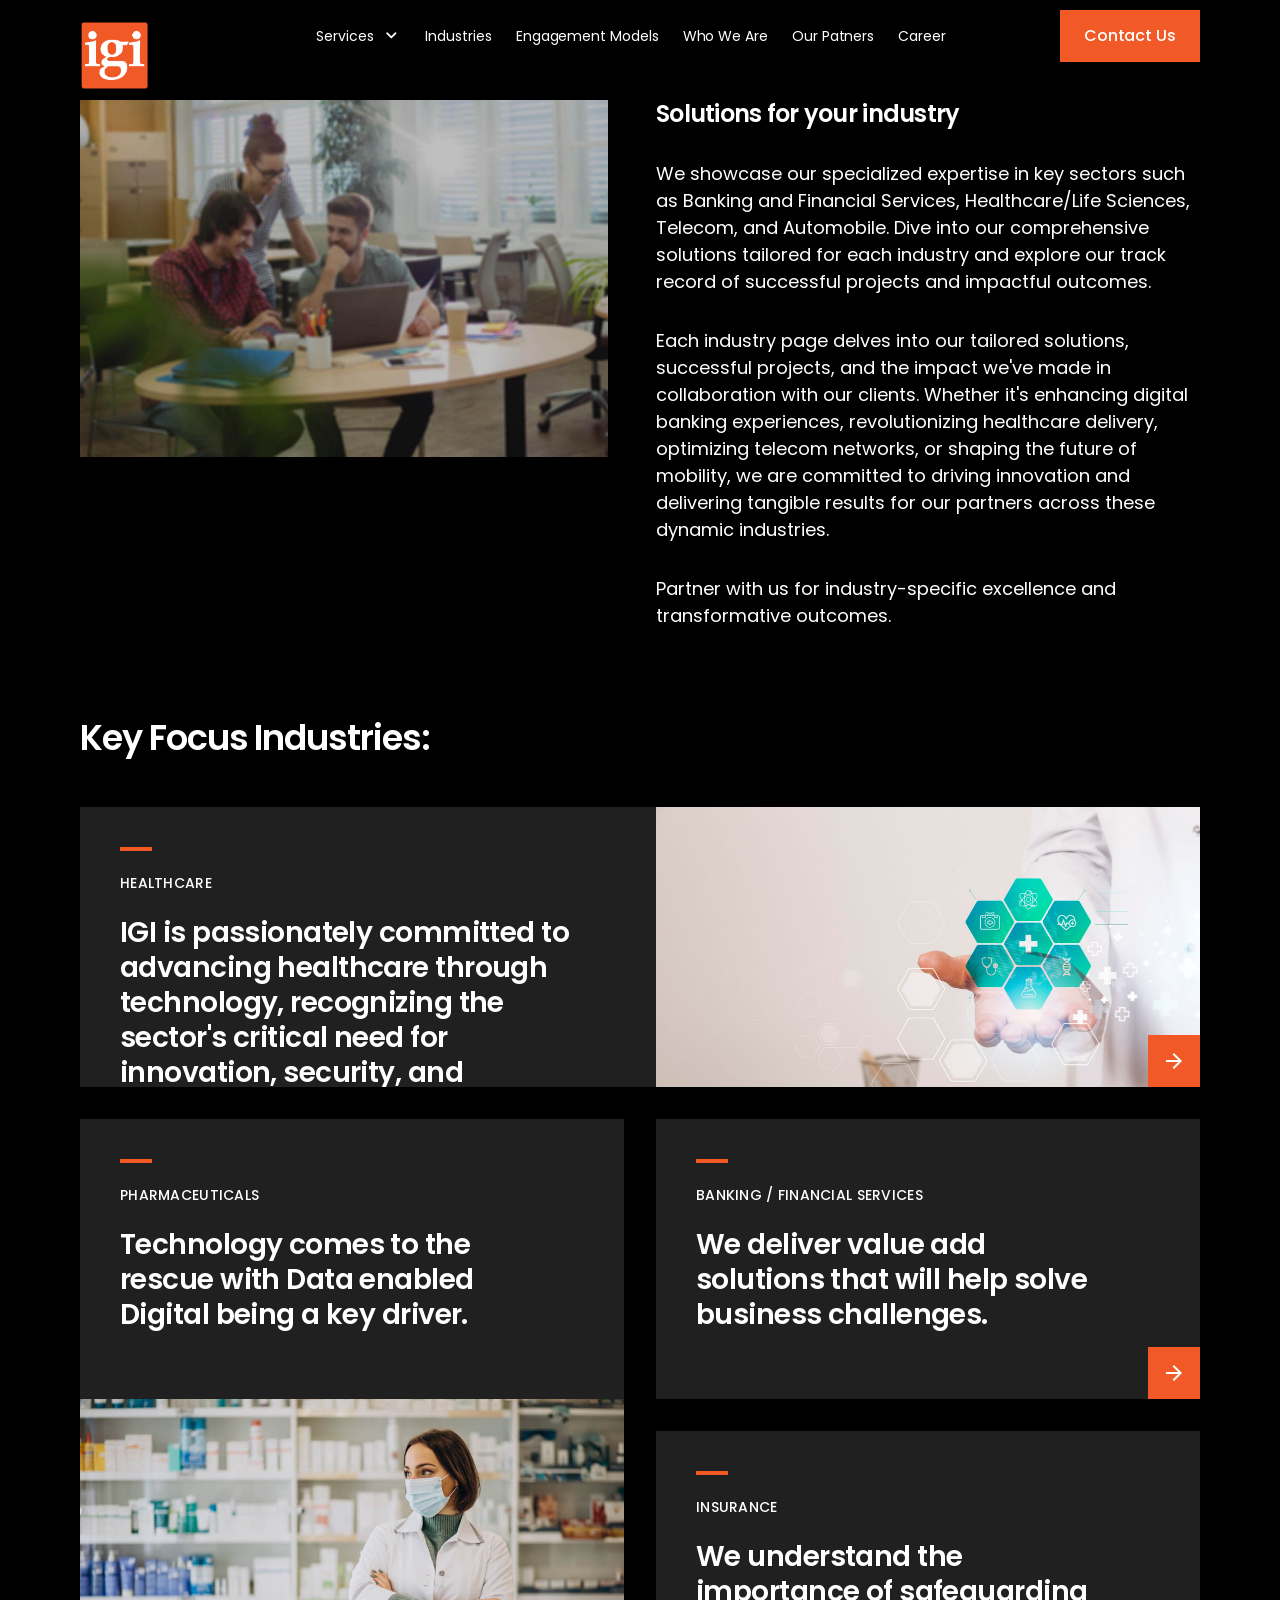
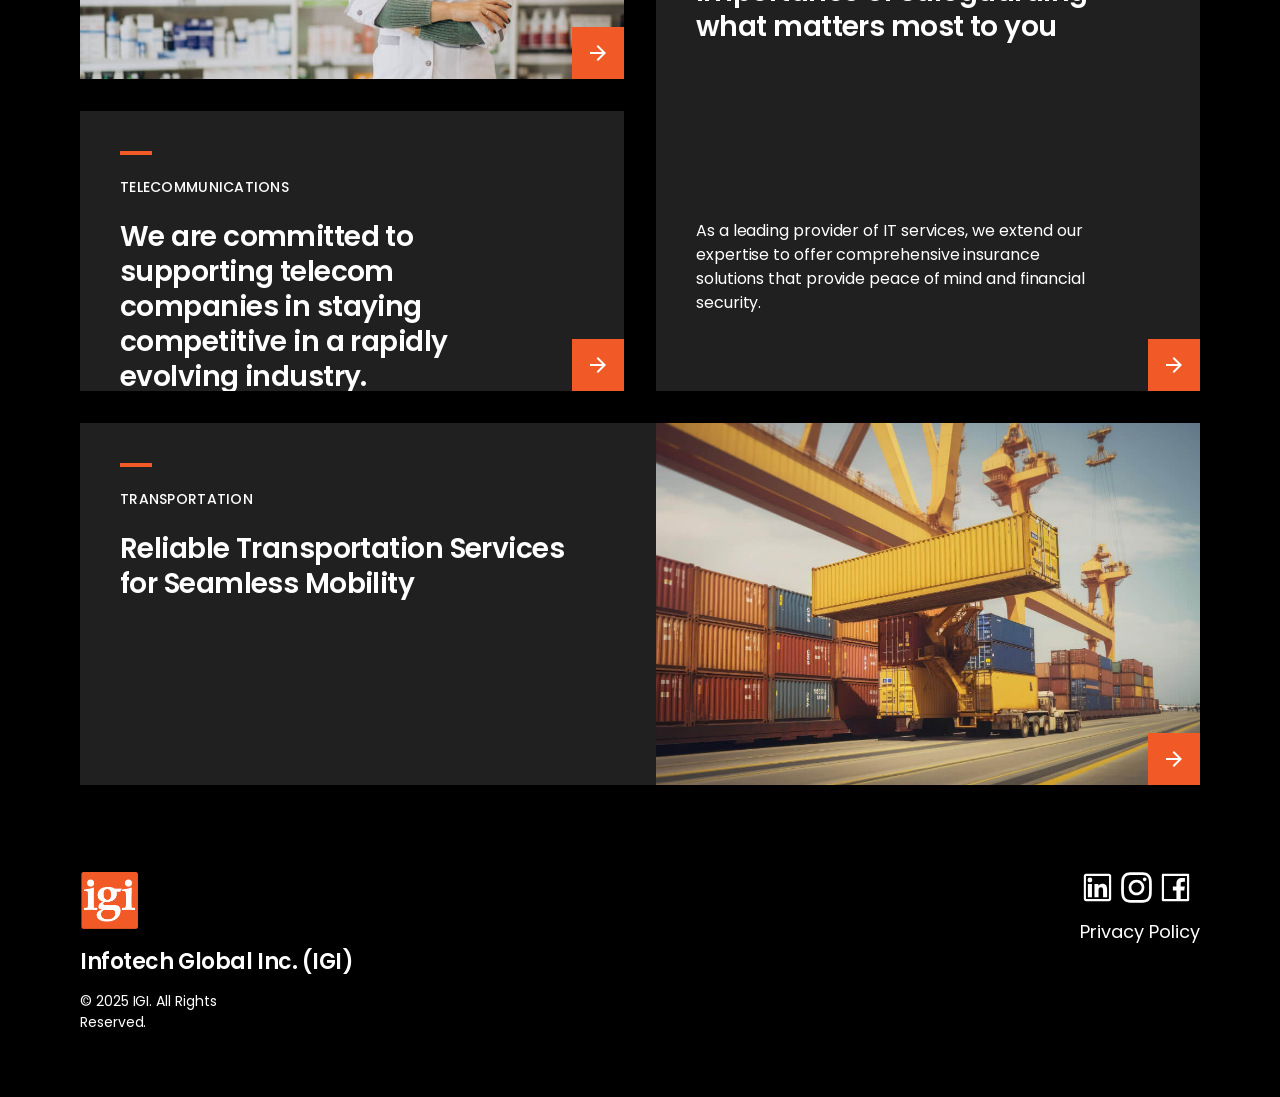
<file: industries.html>
<!DOCTYPE html>
<html lang="en-US">
  
<!-- Mirrored from www.igiusa.com/industries.html by HTTrack Website Copier/3.x [XR&CO'2014], Sun, 09 Aug 2026 22:44:27 GMT -->
<meta http-equiv="content-type" content="text/html;charset=utf-8" />
  <head>
    <meta charset="UTF-8" />
    <title>IGI | Infotech Global India</title>
    <link rel="icon" type="image/x-icon" href="img/favicon-32x32.png" />
    <meta name="template" content="rad-template" />
    <meta name="viewport" content="width=device-width, initial-scale=1" />

    <meta name="title" content="" />
    <meta name="description" content="" />
    <meta name="keywords" content="" />

    <meta name="robots" content="follow,index" />
    <link rel="canonical" href="index-2.html" />

    <link rel="stylesheet" href="libs/grid.css" type="text/css" />
    <link rel="stylesheet" href="libs/style.min.css" type="text/css" />
    <link rel="stylesheet" href="libs/cus_style.css" type="text/css" />
  </head>
  <body
    class="radicaligidesign generic page basicpage"
    id="page-f3f3debf6f"
    data-barba="wrapper"
    data-cmp-data-layer-enabled
  >
    <div class="root container responsivegrid">
      <div id="container-1309251dc9" class="cmp-container">
        <header class="customexperiencefragment experiencefragment">
          <div
            id="header"
            class="cmp-experiencefragment cmp-experiencefragment--global-header"
          >
            <div id="container-84b50968ae" class="cmp-container">
              <div class="aem-Grid aem-Grid--12 aem-Grid--default--12">
                <div
                  class="ghost aem-GridColumn aem-GridColumn--default--12"
                ></div>
                <div
                  class="globalnav aem-GridColumn aem-GridColumn--default--12"
                >
                  <!-- Global Nav -->
                  <div class="rad-global-nav" id="globalnav-b9f5a008bb">
                    <div class="rad-global-nav__wrapper">
                      <nav
                        aria-label="global"
                        class="rad-global-nav__container"
                      >
                        <div class="rad-global-nav__menu">
                          <button
                            class="rad-icon-button rad-nav-icon-button rad-global-nav__menu-open"
                            type="button"
                            aria-expanded="false"
                            aria-label="menu"
                          >
                            <div class="rad-icon-button__text">Menu</div>
                            <div class="rad-icon rad-icon__menu"></div>
                          </button>
                        </div>
                        <div class="rad-global-nav__logo">
                          <a
                            href="index-2.html"
                            class="rad-global-nav__static-logo"
                          >
                            <img src="img/logo.png" height="60px" />
                          </a>
                          <a href="index-2.html" class="cmp-logo">
                            <div class="cmp-logo__svg-wrapper">
                              <img src="img/logo.png" width="70px" />
                            </div>
                          </a>
                        </div>
                        <div class="rad-global-nav__primary-nav" role="toolbar">
                          <button
                            class="rad-icon-button rad-icon-button--primary rad-nav-icon-button rad-global-nav__menu-close"
                            type="button"
                            aria-expanded="false"
                            aria-label="close-menu"
                          >
                            <div class="rad-icon-button__text">Close Menu</div>
                            <div
                              class="rad-icon rad-icon--compact rad-icon__close"
                              aria-hidden="true"
                            ></div>
                          </button>
                          <ul class="rad-global-nav__menu-items">
                            <li class="submenu_ser">
                              <button
                                class="rad-button rad-button--ghost rad-global-nav__l1--button btn_dropdown_menu"
                                type="button"
                              >
                                <div class="rad-button__text">Services</div>
                                <div
                                  class="rad-button__icon-right rad-icon rad-icon__chevron-down rad-icon--compact"
                                ></div>
                              </button>
                              <div class="xfpage page basicpage">
                                <div
                                  id="container-ad6131fecc"
                                  class="cmp-container"
                                >
                                  <div
                                    class="aem-Grid aem-Grid--12 aem-Grid--default--12"
                                  >
                                    <div
                                      class="rad-global-nav__menu-item-content aem-GridColumn aem-GridColumn--default--12 nav_level_2"
                                    >
                                      <button
                                        class="menu-item-content__back-button rad-button rad-button--ghost"
                                      >
                                        <div
                                          class="rad-button__icon-left rad-icon rad-icon__chevron-left"
                                        ></div>
                                        <div class="rad-button__text">Back</div>
                                      </button>
                                      <div class="rad-submenu__cta-wrapper">
                                        <a
                                          href="#0"
                                          target="_self"
                                          rel=" "
                                          class="rad-submenu__cta rad-button rad-button--tertiary"
                                          data-barba-transition
                                        >
                                          <div class="rad-button__text">
                                            How we can help you
                                          </div>
                                          <div
                                            class="rad-button__icon-right rad-icon rad-icon__chevron-right rad-icon--compact"
                                            aria-hidden="true"
                                          ></div>
                                        </a>
                                      </div>
                                      <div class="rad-global-nav__submenu">
                                        <div class="l2-item">
                                          <!-- <div class="fs-26">Services</div> -->
                                          <button
                                            class="rad-global-nav__l2-button"
                                          >
                                            <a href="it-security.html"
                                              >IT Security</a
                                            >
                                          </button>
                                          <div class="l2-links" role="list">
                                            <a
                                              class="rad-global-nav__l2-link cus_nav11"
                                              href="it-security.html"
                                              >IT Security</a
                                            >
                                            <a
                                              role="listitem"
                                              class="rad-global-nav__l2-link"
                                              href="it-security.html"
                                            >
                                              Zero Trust Architecture
                                            </a>
                                            <a
                                              role="listitem"
                                              class="rad-global-nav__l2-link"
                                              href="it-security.html"
                                            >
                                              Security Operations
                                            </a>
                                            <a
                                              role="listitem"
                                              class="rad-global-nav__l2-link"
                                              href="it-security.html"
                                            >
                                              Security Assessments & Compliance
                                            </a>
                                            <a
                                              role="listitem"
                                              class="rad-global-nav__l2-link"
                                              href="it-security.html"
                                            >
                                              Strategic Roadmap & Governance
                                            </a>
                                          </div>
                                          <button
                                            class="rad-global-nav__l2-button"
                                          >
                                            <a href="cloud-architecture.html"
                                              >Cloud Architecture</a
                                            >
                                          </button>
                                          <div class="l2-links" role="list">
                                            <a
                                              class="rad-global-nav__l2-link cus_nav11"
                                              href="cloud-architecture.html"
                                              >Cloud Architecture</a
                                            >
                                            <a
                                              role="listitem"
                                              class="rad-global-nav__l2-link"
                                              href="cloud-architecture.html"
                                            >
                                              Cloud Modernization
                                            </a>
                                            <a
                                              role="listitem"
                                              class="rad-global-nav__l2-link"
                                              href="cloud-architecture.html"
                                            >
                                              Cloud Migration
                                            </a>
                                            <a
                                              role="listitem"
                                              class="rad-global-nav__l2-link"
                                              href="cloud-architecture.html"
                                            >
                                              Cloud AI Solutions
                                            </a>
                                            <a
                                              role="listitem"
                                              class="rad-global-nav__l2-link"
                                              href="cloud-architecture.html"
                                            >
                                              Cloud Suppport
                                            </a>
                                          </div>
                                        </div>

                                        <div class="l2-item">
                                          <button
                                            class="rad-global-nav__l2-button"
                                          >
                                            <a href="automation-ai.html">
                                              Automation AI
                                            </a>
                                          </button>
                                          <div class="l2-links" role="list">
                                            <a
                                              class="rad-global-nav__l2-link cus_nav11"
                                              href="automation-ai.html"
                                            >
                                              Automation AI
                                            </a>
                                            <a
                                              role="listitem"
                                              class="rad-global-nav__l2-link"
                                              href="automation-ai.html"
                                            >
                                              Data Science Machine Learning
                                            </a>
                                            <a
                                              role="listitem"
                                              class="rad-global-nav__l2-link"
                                              href="automation-ai.html"
                                            >
                                              MLOPS AND AIPOS</a
                                            >
                                            <a
                                              role="listitem"
                                              class="rad-global-nav__l2-link"
                                              href="automation-ai.html"
                                            >
                                              Generative AI
                                            </a>

                                            <a
                                              role="listitem"
                                              class="rad-global-nav__l2-link"
                                              href="automation-ai.html"
                                            >
                                              DevOps
                                            </a>
                                          </div>
                                          <button
                                            class="rad-global-nav__l2-button"
                                          >
                                            <a href="market-research.html">
                                              Market Research</a
                                            >
                                          </button>
                                          <div class="l2-links" role="list">
                                            <a
                                              class="rad-global-nav__l2-link cus_nav11"
                                              href="market-research.html"
                                            >
                                              Market Research</a
                                            >
                                            <a
                                              role="listitem"
                                              class="rad-global-nav__l2-link"
                                              href="#0"
                                            >
                                              Survey Programming
                                            </a>
                                            <a
                                              role="listitem"
                                              class="rad-global-nav__l2-link"
                                              href="#0"
                                            >
                                              Data Analysis and Reporting
                                            </a>
                                            <a
                                              role="listitem"
                                              class="rad-global-nav__l2-link"
                                              href="#0"
                                            >
                                              CATI
                                            </a>
                                            <a
                                              role="listitem"
                                              class="rad-global-nav__l2-link"
                                              href="#0"
                                            >
                                              Support Services
                                            </a>
                                          </div>
                                        </div>
                                        <div class="l2-item">
                                          <button
                                            class="rad-global-nav__l2-button"
                                          >
                                            <a
                                              href="analytics-business-intelligence.html"
                                            >
                                              Analytics & Business</a
                                            >
                                          </button>
                                          <div class="l2-links" role="list">
                                            <a
                                              class="rad-global-nav__l2-link cus_nav11"
                                              href="analytics-business-intelligence.html"
                                            >
                                              Analytics & Business
                                            </a>
                                            <a
                                              role="listitem"
                                              class="rad-global-nav__l2-link"
                                              href="analytics-business-intelligence.html"
                                            >
                                              Enterprise Reporting and
                                              Dashboards
                                            </a>
                                            <a
                                              role="listitem"
                                              class="rad-global-nav__l2-link"
                                              href="analytics-business-intelligence.html"
                                            >
                                              BI Modernization
                                            </a>
                                            <a
                                              role="listitem"
                                              class="rad-global-nav__l2-link"
                                              href="analytics-business-intelligence.html"
                                            >
                                              Analytics Integrations</a
                                            >
                                            <a
                                              role="listitem"
                                              class="rad-global-nav__l2-link"
                                              href="analytics-business-intelligence.html"
                                            >
                                              Consulting, Strategy, Engineering
                                              Roadmaps</a
                                            >
                                          </div>
                                          <button
                                            class="rad-global-nav__l2-button"
                                          >
                                            <a href="#0">
                                              Identity and Access Management</a
                                            >
                                          </button>
                                          <div class="l2-links" role="list">
                                            <a
                                              class="rad-global-nav__l2-link cus_nav11"
                                              href="#0"
                                            >
                                              Identity and Access Management
                                            </a>
                                            <a
                                              class="rad-global-nav__l2-link"
                                              href="#0"
                                            >
                                              Strengthened Authentication
                                            </a>
                                            <a
                                              role="listitem"
                                              class="rad-global-nav__l2-link"
                                              href="#0"
                                            >
                                              Identity Proofing Integration and
                                              Vendor Support
                                            </a>
                                          </div>
                                        </div>
                                        <div class="l2-item">
                                          <button
                                            class="rad-global-nav__l2-button"
                                          >
                                            <a href="#0">
                                              Application Development</a
                                            >
                                          </button>
                                          <div class="l2-links" role="list">
                                            <a
                                              role="listitem"
                                              class="rad-global-nav__l2-link cus_nav11"
                                              href="#0"
                                            >
                                              Application Development
                                            </a>
                                            <a
                                              role="listitem"
                                              class="rad-global-nav__l2-link"
                                              href="#0"
                                            >
                                              Cloud-native Architecture
                                            </a>
                                            <a
                                              role="listitem"
                                              class="rad-global-nav__l2-link"
                                              href="#0"
                                            >
                                              Highly scalable line of business
                                              app</a
                                            >
                                            <a
                                              role="listitem"
                                              class="rad-global-nav__l2-link"
                                              href="#0"
                                            >
                                              Modernization
                                            </a>
                                            <a
                                              role="listitem"
                                              class="rad-global-nav__l2-link"
                                              href="#0"
                                            >
                                              Personalized recommendations
                                            </a>
                                            <a
                                              role="listitem"
                                              class="rad-global-nav__l2-link"
                                              href="#0"
                                            >
                                              Mobile workforce Apps</a
                                            >
                                            <a
                                              role="listitem"
                                              class="rad-global-nav__l2-link"
                                              href="#0"
                                            >
                                              Virtual Assistants and Chatbots</a
                                            >
                                            <a
                                              role="listitem"
                                              class="rad-global-nav__l2-link"
                                              href="#0"
                                            >
                                              Secure DevOps</a
                                            >
                                          </div>
                                        </div>
                                      </div>
                                    </div>
                                  </div>
                                </div>
                              </div>
                            </li>

                            <li>
                              <a
                                class="rad-button rad-button--ghost rad-global-nav__l1--link"
                                href="industries.html"
                              >
                                <div class="rad-button__text">Industries</div>
                              </a>
                            </li>
                            <li>
                              <a
                                class="rad-button rad-button--ghost rad-global-nav__l1--link"
                                href="engagement-models.html"
                              >
                                <div class="rad-button__text">
                                  Engagement Models
                                </div>
                              </a>
                            </li>
                            <li>
                              <a
                                class="rad-button rad-button--ghost rad-global-nav__l1--link"
                                href="who-we-are.html"
                              >
                                <div class="rad-button__text">Who We Are</div>
                              </a>
                            </li>
                            <li>
                              <a
                                class="rad-button rad-button--ghost rad-global-nav__l1--link"
                                href="our-partner.html"
                              >
                                <div class="rad-button__text">Our Patners</div>
                              </a>
                            </li>

                            <li>
                              <a
                                class="rad-button rad-button--ghost rad-global-nav__l1--link"
                                href="career.html"
                              >
                                <div class="rad-button__text">Career</div>
                              </a>
                            </li>
                            <li class="show_device_sm">
                              <a
                                class="rad-button rad-button--ghost rad-global-nav__l1--link"
                                href="contact-us.html"
                              >
                                <div class="rad-button__text">Contact Us</div>
                              </a>
                            </li>
                          </ul>
                        </div>
                        <div class="rad-global-nav__utility-nav d-none-md">
                          <a
                            href="contact-us.html"
                            target="_self"
                            aria-label=""
                            class="rad-button rad-button--primary"
                          >
                            <div class="rad-button__text">Contact Us</div>
                          </a>
                        </div>
                      </nav>
                    </div>
                    <div class="rad-global-nav__overlay"></div>
                  </div>
                </div>
              </div>
            </div>
          </div>
        </header>
        <main class="container responsivegrid">
          <div id="main" class="cmp-container">
            <div class="heroimage">
              <div
                class="rad-hero-image rad-spacing-vertical-md"
                id="heroimage-a182c42754"
              >
                <div class="rad-hero-image__photo">
                  <div
                    data-cmp-is="image"
                    data-cmp-lazy
                    data-cmp-lazythreshold="0"
                    data-cmp-src="img/industry/bg3.jpg"
                    class="cmp-image"
                    itemscope
                    itemtype="http://schema.org/ImageObject"
                  >
                    <noscript data-cmp-hook-image="noscript">
                      <img
                        src="img/industry/bg3.jpg"
                        class="cmp-image__image"
                        itemprop="contentUrl"
                        data-cmp-hook-image="image"
                        alt
                      />
                    </noscript>
                  </div>
                </div>
                <div class="rad-hero-image__content">
                  <h1 class="rad-hero-image__headline">
                    Solutions for your industry
                  </h1>
                  <p class="fs-18">
                    We showcase our specialized expertise in key sectors such as
                    Banking and Financial Services, Healthcare/Life Sciences,
                    Telecom, and Automobile. Dive into our comprehensive
                    solutions tailored for each industry and explore our track
                    record of successful projects and impactful outcomes.
                  </p>
                  <p>
                    Each industry page delves into our tailored solutions,
                    successful projects, and the impact we've made in
                    collaboration with our clients. Whether it's enhancing
                    digital banking experiences, revolutionizing healthcare
                    delivery, optimizing telecom networks, or shaping the future
                    of mobility, we are committed to driving innovation and
                    delivering tangible results for our partners across these
                    dynamic industries.
                  </p>
                  <p>
                    Partner with us for industry-specific excellence and
                    transformative outcomes.
                  </p>
                </div>
              </div>
            </div>

            <div class="mosaic">
              <div
                id="block-reinvent-with-data-and-ai"
                class="rad-component__title--large-text rad-mosaic rad-mosaic--5-cards rad-spacing-vertical-md"
              >
                <h3 class="rad-mosaic__heading">Key Focus Industries:</h3>
                <div
                  class="rad-mosaic__grid"
                  data-template-zone="block-reinvent-with-data-and-ai"
                >
                  <!-- horizontal with image or stat-card -->
                  <button
                    aria-haspopup="dialog"
                    aria-controls="model1"
                    class="rad-mosaic__card rad-mosaic__image-card rad-mosaic__card--horizontal"
                    data-cmp-clickable
                    data-analytics-asset-id="card-7c351c109c"
                    data-analytics-asset-pos="1"
                  >
                    <div class="rad-mosaic__card-description">
                      <div class="rad-mosaic__card-description-eyebrow">
                        Healthcare
                      </div>
                      <h4 class="rad-mosaic__card-description-title">
                        IGI is passionately committed to advancing healthcare
                        through technology, recognizing the sector's critical
                        need for innovation, security, and efficiency.
                      </h4>
                    </div>
                    <div class="rad-mosaic__image-card-image">
                      <div
                        data-cmp-is="image"
                        data-cmp-lazy
                        data-cmp-lazythreshold="0"
                        data-cmp-src="img/industry/1.jpg"
                        data-cmp-dmimage
                        data-asset="img/industry/1.jpg"
                        class="cmp-image"
                        itemscope
                        itemtype="http://schema.org/ImageObject"
                      >
                        <noscript data-cmp-hook-image="noscript">
                          <img
                            src="img/industry/1.jpg"
                            class="cmp-image__image"
                            itemprop="contentUrl"
                            data-cmp-hook-image="image"
                            alt
                          />
                        </noscript>
                      </div>
                    </div>
                    <div class="rad-icon-button">
                      <div class="rad-icon-button__text">Read More</div>
                      <div
                        class="rad-icon rad-icon__right"
                        aria-hidden="true"
                      ></div>
                    </div>
                  </button>
                  <!-- vertical with image or stat card -->
                  <!-- no image-->
                  <!-- vertical with image or stat card -->
                  <!-- no image-->
                  <!-- horizontal with image or stat-card -->
                  <!-- vertical with image or stat card -->
                  <button
                    aria-haspopup="dialog"
                    aria-controls="model2"
                    class="rad-mosaic__card rad-mosaic__image-card rad-mosaic__card--vertical"
                    data-cmp-clickable
                    data-analytics-asset-id="card-041fd454f6"
                    data-analytics-asset-pos="2"
                  >
                    <div class="rad-mosaic__card-description">
                      <div class="rad-mosaic__card-description-eyebrow">
                        Pharmaceuticals
                      </div>
                      <h4 class="rad-mosaic__card-description-title">
                        Technology comes to the rescue with Data enabled Digital
                        being a key driver.
                      </h4>
                    </div>
                    <div class="rad-mosaic__image-card-image">
                      <div
                        data-cmp-is="image"
                        data-cmp-lazy
                        data-cmp-lazythreshold="0"
                        data-cmp-src="img/industry/2.jpg"
                        data-cmp-dmimage
                        data-asset="img/industry/2.jpg"
                        id="radimage-3aac7c6292"
                        class="cmp-image"
                        itemscope
                        itemtype="http://schema.org/ImageObject"
                      >
                        <noscript data-cmp-hook-image="noscript">
                          <img
                            src="img/industry/2.jpg"
                            class="cmp-image__image"
                            itemprop="contentUrl"
                            data-cmp-hook-image="image"
                            alt
                          />
                        </noscript>
                      </div>
                    </div>
                    <div class="rad-icon-button">
                      <div class="rad-icon-button__text">Read More</div>
                      <div
                        class="rad-icon rad-icon__right"
                        aria-hidden="true"
                      ></div>
                    </div>
                  </button>
                  <!-- no image-->
                  <!-- vertical with image or stat card -->
                  <!-- no image-->
                  <!-- horizontal with image or stat-card -->
                  <!-- vertical with image or stat card -->
                  <!-- no image-->
                  <button
                    aria-haspopup="dialog"
                    aria-controls="model3"
                    class="rad-mosaic__card rad-mosaic__card--no-image"
                    data-cmp-clickable
                    data-analytics-asset-id="card-3077c8a5ee"
                    data-analytics-asset-pos="3"
                  >
                    <div class="rad-mosaic__card-description">
                      <div class="rad-mosaic__card-description-eyebrow">
                        Banking / Financial Services
                      </div>
                      <h4 class="rad-mosaic__card-description-title">
                        We deliver value add solutions that will help solve
                        business challenges.
                      </h4>
                    </div>
                    <div class="rad-icon-button">
                      <div class="rad-icon-button__text">Read More</div>
                      <div
                        class="rad-icon rad-icon__right"
                        aria-hidden="true"
                      ></div>
                    </div>
                  </button>
                  <!-- vertical with image or stat card -->
                  <!-- no image-->
                  <!-- horizontal with image or stat-card -->
                  <!-- vertical with image or stat card -->
                  <!-- no image-->
                  <!-- vertical with image or stat card -->
                  <button
                    aria-haspopup="dialog"
                    aria-controls="model4"
                    class="rad-mosaic__card rad-mosaic__stat-card rad-mosaic__card--vertical"
                    data-cmp-clickable
                    data-analytics-asset-id="card-21c881d208"
                    data-analytics-asset-pos="4"
                  >
                    <div class="rad-mosaic__card-description">
                      <div class="rad-mosaic__card-description-eyebrow">
                        Insurance
                      </div>
                      <h4 class="rad-mosaic__card-description-title">
                        We understand the importance of safeguarding what
                        matters most to you
                      </h4>
                    </div>
                    <div class="rad-mosaic__stat-card-stat">
                      <div class="rad-mosaic__stat-card-stat-text">
                        As a leading provider of IT services, we extend our
                        expertise to offer comprehensive insurance solutions
                        that provide peace of mind and financial security.
                      </div>
                    </div>
                    <div class="rad-icon-button">
                      <div class="rad-icon-button__text">Read More</div>
                      <div
                        class="rad-icon rad-icon__right"
                        aria-hidden="true"
                      ></div>
                    </div>
                  </button>
                  <!-- no image-->
                  <!-- horizontal with image or stat-card -->
                  <!-- vertical with image or stat card -->
                  <!-- no image-->
                  <!-- vertical with image or stat card -->
                  <!-- no image-->
                  <button
                    aria-haspopup="dialog"
                    aria-controls="model5"
                    class="rad-mosaic__card rad-mosaic__card--no-image"
                    data-cmp-clickable
                    data-analytics-asset-id="card-594b843eea"
                    data-analytics-asset-pos="5"
                  >
                    <div class="rad-mosaic__card-description">
                      <div class="rad-mosaic__card-description-eyebrow">
                        Telecommunications
                      </div>
                      <h4 class="rad-mosaic__card-description-title">
                        We are committed to supporting telecom companies in
                        staying competitive in a rapidly evolving industry.
                      </h4>
                    </div>
                    <div class="rad-icon-button">
                      <div class="rad-icon-button__text">Read More</div>
                      <div
                        class="rad-icon rad-icon__right"
                        aria-hidden="true"
                      ></div>
                    </div>
                  </button>
                  <button
                    aria-haspopup="dialog"
                    aria-controls="model6"
                    class="rad-mosaic__card rad-mosaic__image-card rad-mosaic__card--horizontal"
                    data-cmp-clickable
                    data-analytics-asset-id="card-7c351c109c"
                    data-analytics-asset-pos="6"
                  >
                    <div class="rad-mosaic__card-description">
                      <div class="rad-mosaic__card-description-eyebrow">
                        Transportation
                      </div>
                      <h4 class="rad-mosaic__card-description-title">
                        Reliable Transportation Services for Seamless Mobility
                      </h4>
                    </div>
                    <div class="rad-mosaic__image-card-image">
                      <div
                        data-cmp-is="image"
                        data-cmp-lazy
                        data-cmp-lazythreshold="0"
                        data-cmp-src="img/industry/3.jpg"
                        data-cmp-dmimage
                        data-asset="img/industry/3.jpg"
                        data-asset-id="fb3b82a7-2a5b-4331-bf1c-fc710ebc38bf"
                        id="radimage-8e41641a73"
                        class="cmp-image"
                        itemscope
                        itemtype="http://schema.org/ImageObject"
                      >
                        <noscript data-cmp-hook-image="noscript">
                          <img
                            src="img/industry/3.jpg"
                            class="cmp-image__image"
                            itemprop="contentUrl"
                            data-cmp-hook-image="image"
                            alt
                          />
                        </noscript>
                      </div>
                    </div>
                    <div class="rad-icon-button">
                      <div class="rad-icon-button__text">Read More</div>
                      <div
                        class="rad-icon rad-icon__right"
                        aria-hidden="true"
                      ></div>
                    </div>
                  </button>
                  <div
                    id="model1"
                    class="mosaic-modal mosaic-modal--with-stat"
                    aria-modal="true"
                    role="dialog"
                    aria-labelledby="healthcaremodel"
                  >
                    <button
                      class="mosaic-modal__close-icon rad-icon-button rad-icon-button--primary rad-icon-button--icon-size-24"
                      data-cmp-clickable
                    >
                      <div class="rad-icon-button__text">Close</div>
                      <div
                        class="rad-icon rad-icon--compact rad-icon__close"
                        aria-hidden="true"
                      ></div>
                    </button>
                    <button
                      class="mosaic-modal__close rad-button rad-button--ghost"
                      data-cmp-clickable
                    >
                      <div class="rad-button__text">Close</div>
                      <div
                        class="rad-button__icon-right rad-icon rad-icon__close rad-icon--compact"
                      ></div>
                    </button>
                    <div class="modal-inner-scroll">
                      <div class="modal-hero">
                        <div class="modal-hero__top">
                          <div id="healthcaremodel" class="modal-hero__eyebrow">
                            Healthcare
                          </div>
                          <h3
                            class="modal-hero__headline rad-spacing-bottom-sm"
                          >
                            IGI is passionately committed to advancing
                            healthcare through technology, recognizing the
                            sector's critical need for innovation, security, and
                            efficiency.
                          </h3>
                          <p class="modal-hero__subheader">
                            Healthcare offers comprehensive financial reporting
                            solutions that empower healthcare decision-makers.
                          </p>
                        </div>
                        <div class="modal-hero__stat">
                          <!-- <h4 class="stat__digits"></h4> -->
                          <div class="stat__detail">
                            We equip healthcare providers with robust IT
                            solutions that streamline operations, enhance
                            patient care, and ensure the strictest data privacy
                            standards. By harnessing the power of our integrated
                            analytics platform, we merge financial, clinical,
                            and operational data to provide precise answers to
                            your most pressing business concerns.
                          </div>
                          <div class="stat__detail">
                            With our extensive expertise in healthcare and deep
                            domain knowledge in healthcare finance, we
                            specialize in delivering customized solutions that
                            drive revenue growth, streamline cost management,
                            and facilitate data-driven decision-making within
                            the healthcare industry.
                          </div>
                        </div>
                      </div>
                    </div>
                    <div class="mosaic-modal__buttons-wrapper">
                      <button
                        tabindex="-1"
                        aria-hidden="true"
                        class="mosaic-modal__mobile-next-button"
                      >
                        <span class="rad-icon rad-icon__right"></span>
                      </button>
                    </div>
                  </div>
                  <div
                    id="model2"
                    class="mosaic-modal mosaic-modal--with-stat"
                    aria-modal="true"
                    role="dialog"
                    aria-labelledby="pharmamodel"
                  >
                    <button
                      class="mosaic-modal__close-icon rad-icon-button rad-icon-button--primary rad-icon-button--icon-size-24"
                      data-cmp-clickable
                    >
                      <div class="rad-icon-button__text">Close</div>
                      <div
                        class="rad-icon rad-icon--compact rad-icon__close"
                        aria-hidden="true"
                      ></div>
                    </button>
                    <button
                      class="mosaic-modal__close rad-button rad-button--ghost"
                      data-cmp-clickable
                    >
                      <div class="rad-button__text">Close</div>
                      <div
                        class="rad-button__icon-right rad-icon rad-icon__close rad-icon--compact"
                      ></div>
                    </button>
                    <div class="modal-inner-scroll">
                      <div class="modal-hero">
                        <div class="modal-hero__top">
                          <div id="pharmamodel" class="modal-hero__eyebrow">
                            Pharmaceuticals
                          </div>
                          <h3
                            class="modal-hero__headline rad-spacing-bottom-sm"
                          >
                            The Pharma industry is in the cusp of major change
                            and opportunity.
                          </h3>
                          <p class="modal-hero__subheader">
                            With Drug development costs increasing significantly
                            at the same time the demand for new drugs and
                            vaccines at an all time high, the need is to
                            innovate to stay ahead of the game.
                          </p>
                          <p class="modal-hero__subheader">
                            Technology comes to the rescue with Data enabled
                            Digital being a key driver. Setting up data
                            structures and breaking down silos , Organizing data
                            in Lakes, Warehouses and marts, developing
                            intelligent pipelines, creating the right business
                            Intelligence and Analytics, advanced analytics
                            models and integrating AI into the framework are key
                            areas to be setup to enable the modern digital
                            enterprise.
                          </p>
                        </div>
                      </div>
                    </div>
                    <div class="mosaic-modal__buttons-wrapper">
                      <button
                        tabindex="-1"
                        aria-hidden="true"
                        class="mosaic-modal__mobile-next-button"
                      >
                        <span class="rad-icon rad-icon__right"></span>
                      </button>
                    </div>
                  </div>
                  <div
                    id="model3"
                    class="mosaic-modal mosaic-modal--with-stat"
                    aria-modal="true"
                    role="dialog"
                    aria-labelledby="bankingmodel"
                  >
                    <button
                      class="mosaic-modal__close-icon rad-icon-button rad-icon-button--primary rad-icon-button--icon-size-24"
                      data-cmp-clickable
                    >
                      <div class="rad-icon-button__text">Close</div>
                      <div
                        class="rad-icon rad-icon--compact rad-icon__close"
                        aria-hidden="true"
                      ></div>
                    </button>
                    <button
                      class="mosaic-modal__close rad-button rad-button--ghost"
                      data-cmp-clickable
                    >
                      <div class="rad-button__text">Close</div>
                      <div
                        class="rad-button__icon-right rad-icon rad-icon__close rad-icon--compact"
                      ></div>
                    </button>
                    <div class="modal-inner-scroll">
                      <div class="modal-hero">
                        <div class="modal-hero__top">
                          <div id="bankingmodel" class="modal-hero__eyebrow">
                            BANKING / FINANCIAL SERVICES
                          </div>
                          <h3
                            class="modal-hero__headline rad-spacing-bottom-sm"
                          >
                            IGI provides IT services to community banks, credit
                            unions, and other financial institutions for IT
                            services and applications support.
                          </h3>
                          <p class="modal-hero__subheader">
                            We deliver value add solutions that will help solve
                            business challenges.
                          </p>
                          <p class="modal-hero__subheader">
                            Banking and Financial Services customers utilize
                            data and analytics in their decision across the
                            spectrum from customer attraction, acquisition,
                            servicing to back-office operations. Financial
                            institutions have to balance customer insights, data
                            privacy, costs and competitive pressures and till
                            serve customers better than competition. These
                            financial institutions are relying more and more on
                            the use of AI and analytical functions to improve
                            operational efficiency, improve risk management,
                            provide better customer services and personalized
                            offerings. Our approach of integrating data,
                            providing cutting edge analytics and data sciences
                            apart from a range of digital solutions can help
                            Banking and Financial Service clients to focus on
                            value enhancement as well as value protection and
                            achieve significant competitive advantage.
                          </p>
                        </div>
                      </div>
                    </div>
                    <div class="mosaic-modal__buttons-wrapper">
                      <button
                        tabindex="-1"
                        aria-hidden="true"
                        class="mosaic-modal__mobile-next-button"
                      >
                        <span class="rad-icon rad-icon__right"></span>
                      </button>
                    </div>
                  </div>
                  <div
                    id="model4"
                    class="mosaic-modal mosaic-modal--with-stat"
                    aria-modal="true"
                    role="dialog"
                    aria-labelledby="insurancemodel"
                  >
                    <button
                      class="mosaic-modal__close-icon rad-icon-button rad-icon-button--primary rad-icon-button--icon-size-24"
                    >
                      <div class="rad-icon-button__text">Close</div>
                      <div
                        class="rad-icon rad-icon--compact rad-icon__close"
                        aria-hidden="true"
                      ></div>
                    </button>
                    <button
                      class="mosaic-modal__close rad-button rad-button--ghost"
                      data-cmp-clickable
                    >
                      <div class="rad-button__text">Close</div>
                      <div
                        class="rad-button__icon-right rad-icon rad-icon__close rad-icon--compact"
                      ></div>
                    </button>
                    <div class="modal-inner-scroll">
                      <div class="modal-hero">
                        <div class="modal-hero__top">
                          <div id="insurancemodel" class="modal-hero__eyebrow">
                            Insurance
                          </div>
                          <h3
                            class="modal-hero__headline rad-spacing-bottom-sm"
                          >
                            We understand the importance of safeguarding what
                            matters most to you
                          </h3>
                          <p class="modal-hero__subheader">
                            As a leading provider of IT services, we extend our
                            expertise to offer comprehensive insurance solutions
                            that provide peace of mind and financial security.
                          </p>
                          <p class="modal-hero__subheader">
                            Our insurance services are designed to cater to a
                            wide range of needs, ensuring that individuals and
                            businesses alike are protected against unforeseen
                            circumstances. Whether you're looking for health,
                            life, auto, or business insurance, we have tailored
                            packages that meet your specific requirements.
                          </p>
                          <p class="modal-hero__subheader">
                            At IGI, your security and satisfaction are our top
                            priorities. Contact us today to learn more about our
                            insurance services and how we can help protect what
                            matters most to you.
                          </p>
                        </div>
                      </div>
                    </div>
                    <div class="mosaic-modal__buttons-wrapper">
                      <button
                        tabindex="-1"
                        aria-hidden="true"
                        class="mosaic-modal__mobile-next-button"
                      >
                        <span class="rad-icon rad-icon__right"></span>
                      </button>
                    </div>
                  </div>
                  <div
                    id="model5"
                    class="mosaic-modal mosaic-modal--with-stat"
                    aria-modal="true"
                    role="dialog"
                    aria-labelledby="telemodel"
                  >
                    <button
                      class="mosaic-modal__close-icon rad-icon-button rad-icon-button--primary rad-icon-button--icon-size-24"
                      data-cmp-clickable
                    >
                      <div class="rad-icon-button__text">Close</div>
                      <div
                        class="rad-icon rad-icon--compact rad-icon__close"
                        aria-hidden="true"
                      ></div>
                    </button>
                    <button
                      class="mosaic-modal__close rad-button rad-button--ghost"
                      data-cmp-clickable
                    >
                      <div class="rad-button__text">Close</div>
                      <div
                        class="rad-button__icon-right rad-icon rad-icon__close rad-icon--compact"
                      ></div>
                    </button>
                    <div class="modal-inner-scroll">
                      <div class="modal-hero">
                        <div class="modal-hero__top">
                          <div id="telemodel" class="modal-hero__eyebrow">
                            Telecommunications
                          </div>
                          <h3
                            class="modal-hero__headline rad-spacing-bottom-sm"
                          >
                            At IGI, we are committed to supporting telecom
                            companies in staying competitive in a rapidly
                            evolving industry.
                          </h3>
                          <p class="modal-hero__subheader">
                            Given the emergence of new technologies and shifting
                            consumer behaviours, it is crucial to have a
                            comprehensive understanding of technical and
                            business factors. We offer the expertise and
                            services required for success in the fast-paced
                            world of telecom.
                          </p>
                        </div>
                        <!-- <div class="modal-hero__stat">
                          <h4 class="stat__digits">
                            Excepteur sint occaecat cupidatat
                          </h4>
                          <div class="stat__detail">
                            Sed ut perspiciatis unde omnis iste natus error sit
                            volup doloremque laudantium
                          </div>
                        </div> -->
                      </div>
                    </div>
                    <div class="mosaic-modal__buttons-wrapper">
                      <button
                        tabindex="-1"
                        aria-hidden="true"
                        class="mosaic-modal__mobile-next-button"
                      >
                        <span class="rad-icon rad-icon__right"></span>
                      </button>
                    </div>
                  </div>
                  <div
                    id="model6"
                    class="mosaic-modal mosaic-modal--with-stat"
                    aria-modal="true"
                    role="dialog"
                    aria-labelledby="transportermodel"
                  >
                    <button
                      class="mosaic-modal__close-icon rad-icon-button rad-icon-button--primary rad-icon-button--icon-size-24"
                      data-cmp-clickable
                    >
                      <div class="rad-icon-button__text">Close</div>
                      <div
                        class="rad-icon rad-icon--compact rad-icon__close"
                        aria-hidden="true"
                      ></div>
                    </button>
                    <button
                      class="mosaic-modal__close rad-button rad-button--ghost"
                    >
                      <div class="rad-button__text">Close</div>
                      <div
                        class="rad-button__icon-right rad-icon rad-icon__close rad-icon--compact"
                      ></div>
                    </button>
                    <div class="modal-inner-scroll">
                      <div class="modal-hero">
                        <div class="modal-hero__top">
                          <div
                            id="transportermodel"
                            class="modal-hero__eyebrow"
                          >
                            Transportation
                          </div>
                          <h3
                            class="modal-hero__headline rad-spacing-bottom-sm"
                          >
                            Reliable Transportation Services for Seamless
                            Mobility
                          </h3>
                          <p class="modal-hero__subheader">
                            At IGI, we are committed to providing top-notch
                            transportation services that ensure seamless and
                            efficient mobility for individuals and businesses.
                            Leveraging our extensive experience in IT services,
                            we bring innovative solutions to the transportation
                            sector, making travel and logistics more reliable
                            and hassle-free.
                          </p>
                          <p class="modal-hero__subheader">
                            We strive to make transportation simple, efficient,
                            and stress-free. Contact us today to learn more
                            about our transportation services and how we can
                            help you move forward with confidence.
                          </p>
                        </div>
                      </div>
                    </div>
                    <div class="mosaic-modal__buttons-wrapper">
                      <button
                        tabindex="-1"
                        aria-hidden="true"
                        class="mosaic-modal__mobile-next-button"
                      >
                        <span class="rad-icon rad-icon__right"></span>
                      </button>
                    </div>
                  </div>
                </div>
              </div>
            </div>
          </div>
        </main>
        <footer class="customexperiencefragment experiencefragment">
          <div
            id="footer"
            class="cmp-experiencefragment cmp-experiencefragment--global-footer"
          >
            <div id="container-8aacafa91b" class="cmp-container">
              <div class="aem-Grid aem-Grid--12 aem-Grid--default--12">
                <div
                  class="footerblock aem-GridColumn aem-GridColumn--default--12"
                >
                  <!-- /* RAD Footer Block Markup */ -->
                  <div id="footerblock-359f367321">
                    <div class="rad-footer__main">
                      <div>
                        <img
                          src="img/logo.png"
                          width="60px"
                          style="margin-bottom: 15px"
                        />
                        <h4
                          class="rad-footer__title"
                          style="margin-bottom: 15px"
                        >
                          Infotech Global Inc. (IGI)
                        </h4>

                        <p class="rad-footer__copyright">
                          &#169;
                          <span class="rad-footer__this-year">2025</span> IGI.
                          All Rights Reserved.
                        </p>
                      </div>
                      <div class="social_icon">
                        <ul>
                          <li>
                            <a
                              href="https://www.linkedin.com/company/infotech-global-inc/"
                              target="_blank"
                            >
                              <svg
                                stroke="currentColor"
                                fill="currentColor"
                                stroke-width="0"
                                viewBox="0 0 1024 1024"
                                height="1em"
                                width="1em"
                                xmlns="http://www.w3.org/2000/svg"
                              >
                                <path
                                  d="M847.7 112H176.3c-35.5 0-64.3 28.8-64.3 64.3v671.4c0 35.5 28.8 64.3 64.3 64.3h671.4c35.5 0 64.3-28.8 64.3-64.3V176.3c0-35.5-28.8-64.3-64.3-64.3zm0 736c-447.8-.1-671.7-.2-671.7-.3.1-447.8.2-671.7.3-671.7 447.8.1 671.7.2 671.7.3-.1 447.8-.2 671.7-.3 671.7zM230.6 411.9h118.7v381.8H230.6zm59.4-52.2c37.9 0 68.8-30.8 68.8-68.8a68.8 68.8 0 1 0-137.6 0c-.1 38 30.7 68.8 68.8 68.8zm252.3 245.1c0-49.8 9.5-98 71.2-98 60.8 0 61.7 56.9 61.7 101.2v185.7h118.6V584.3c0-102.8-22.2-181.9-142.3-181.9-57.7 0-96.4 31.7-112.3 61.7h-1.6v-52.2H423.7v381.8h118.6V604.8z"
                                ></path>
                              </svg>
                            </a>
                          </li>
                          <li>
                            <a
                              href="https://www.instagram.com/infotech_igi?igsh=MXU5a2ZjaTUyd3dmYg=="
                              target="_blank"
                            >
                              <svg
                                stroke="currentColor"
                                fill="currentColor"
                                stroke-width="0"
                                viewBox="0 0 448 512"
                                height="1em"
                                width="1em"
                                xmlns="http://www.w3.org/2000/svg"
                              >
                                <path
                                  d="M224.1 141c-63.6 0-114.9 51.3-114.9 114.9s51.3 114.9 114.9 114.9S339 319.5 339 255.9 287.7 141 224.1 141zm0 189.6c-41.1 0-74.7-33.5-74.7-74.7s33.5-74.7 74.7-74.7 74.7 33.5 74.7 74.7-33.6 74.7-74.7 74.7zm146.4-194.3c0 14.9-12 26.8-26.8 26.8-14.9 0-26.8-12-26.8-26.8s12-26.8 26.8-26.8 26.8 12 26.8 26.8zm76.1 27.2c-1.7-35.9-9.9-67.7-36.2-93.9-26.2-26.2-58-34.4-93.9-36.2-37-2.1-147.9-2.1-184.9 0-35.8 1.7-67.6 9.9-93.9 36.1s-34.4 58-36.2 93.9c-2.1 37-2.1 147.9 0 184.9 1.7 35.9 9.9 67.7 36.2 93.9s58 34.4 93.9 36.2c37 2.1 147.9 2.1 184.9 0 35.9-1.7 67.7-9.9 93.9-36.2 26.2-26.2 34.4-58 36.2-93.9 2.1-37 2.1-147.8 0-184.8zM398.8 388c-7.8 19.6-22.9 34.7-42.6 42.6-29.5 11.7-99.5 9-132.1 9s-102.7 2.6-132.1-9c-19.6-7.8-34.7-22.9-42.6-42.6-11.7-29.5-9-99.5-9-132.1s-2.6-102.7 9-132.1c7.8-19.6 22.9-34.7 42.6-42.6 29.5-11.7 99.5-9 132.1-9s102.7-2.6 132.1 9c19.6 7.8 34.7 22.9 42.6 42.6 11.7 29.5 9 99.5 9 132.1s2.7 102.7-9 132.1z"
                                ></path>
                              </svg>
                            </a>
                          </li>
                          <li>
                            <a
                              href="https://www.facebook.com/profile.php?id=61565009271241&amp;mibextid=ZbWKwL"
                              target="_blank"
                            >
                              <svg
                                stroke="currentColor"
                                fill="currentColor"
                                stroke-width="0"
                                viewBox="0 0 1024 1024"
                                height="1em"
                                width="1em"
                                xmlns="http://www.w3.org/2000/svg"
                              >
                                <path
                                  d="M880 112H144c-17.7 0-32 14.3-32 32v736c0 17.7 14.3 32 32 32h736c17.7 0 32-14.3 32-32V144c0-17.7-14.3-32-32-32zm-32 736H663.9V602.2h104l15.6-120.7H663.9v-77.1c0-35 9.7-58.8 59.8-58.8h63.9v-108c-11.1-1.5-49-4.8-93.2-4.8-92.2 0-155.3 56.3-155.3 159.6v89H434.9v120.7h104.3V848H176V176h672v672z"
                                ></path>
                              </svg>
                            </a>
                          </li>
                        </ul>
                        <p>
                          <a href="privacy-policy.html"> Privacy Policy</a>
                        </p>
                      </div>
                    </div>
                  </div>
                </div>
              </div>
            </div>
          </div>
        </footer>
      </div>
    </div>
    <script defer src="libs/script-ig.min.js"></script>
    <!-- customfooter -->
    <script defer src="libs/script-igi.min.js"></script>
    <script>
      // Function to check if the device is mobile
      function isMobileDevice() {
        return window.innerWidth <= 768;
      }

      // Add event listener for the dropdown button
      document
        .querySelector(".btn_dropdown_menu")
        .addEventListener("click", function () {
          if (isMobileDevice()) {
            document
              .querySelector(".submenu_ser")
              .classList.add("rad-global-nav__l1--active");
            document
              .querySelector(".nav_level_2")
              .classList.add("rad-global-nav__drawer--open");
            document.querySelector(
              ".menu-item-content__back-button"
            ).style.visibility = "visible";
          }
        });

      // Add event listener for the back button
      document
        .querySelector(".menu-item-content__back-button")
        .addEventListener("click", function () {
          document
            .querySelector(".submenu_ser")
            .classList.remove("rad-global-nav__l1--active");
          document
            .querySelector(".nav_level_2")
            .classList.remove("rad-global-nav__drawer--open");
          document.querySelector(
            ".menu-item-content__back-button"
          ).style.visibility = "hidden";
        });

      // Existing script to handle menu open/close
      document
        .querySelector(".rad-nav-icon-button")
        .addEventListener("click", function () {
          // Add the class to the element with class 'rad-global-nav'
          document
            .querySelector(".rad-global-nav")
            .classList.add("rad-global-nav--menu-open");

          // Add the class to the element with class 'basicpage'
          document
            .querySelector(".basicpage")
            .classList.add("rad-global-nav--active");

          // Add the style to the html tag
          document.documentElement.style.overflow = "hidden";
        });

      document
        .querySelector(".rad-icon__close")
        .addEventListener("click", function () {
          // Remove the class from the element with class 'rad-global-nav'
          document
            .querySelector(".rad-global-nav")
            .classList.remove("rad-global-nav--menu-open");

          // Remove the class from the element with class 'basicpage'
          document
            .querySelector(".basicpage")
            .classList.remove("rad-global-nav--active");

          // Remove the style from the html tag
          document.documentElement.style.overflow = "";
        });
    </script>
  </body>

<!-- Mirrored from www.igiusa.com/industries.html by HTTrack Website Copier/3.x [XR&CO'2014], Sun, 09 Aug 2026 22:44:28 GMT -->
</html>
</file>
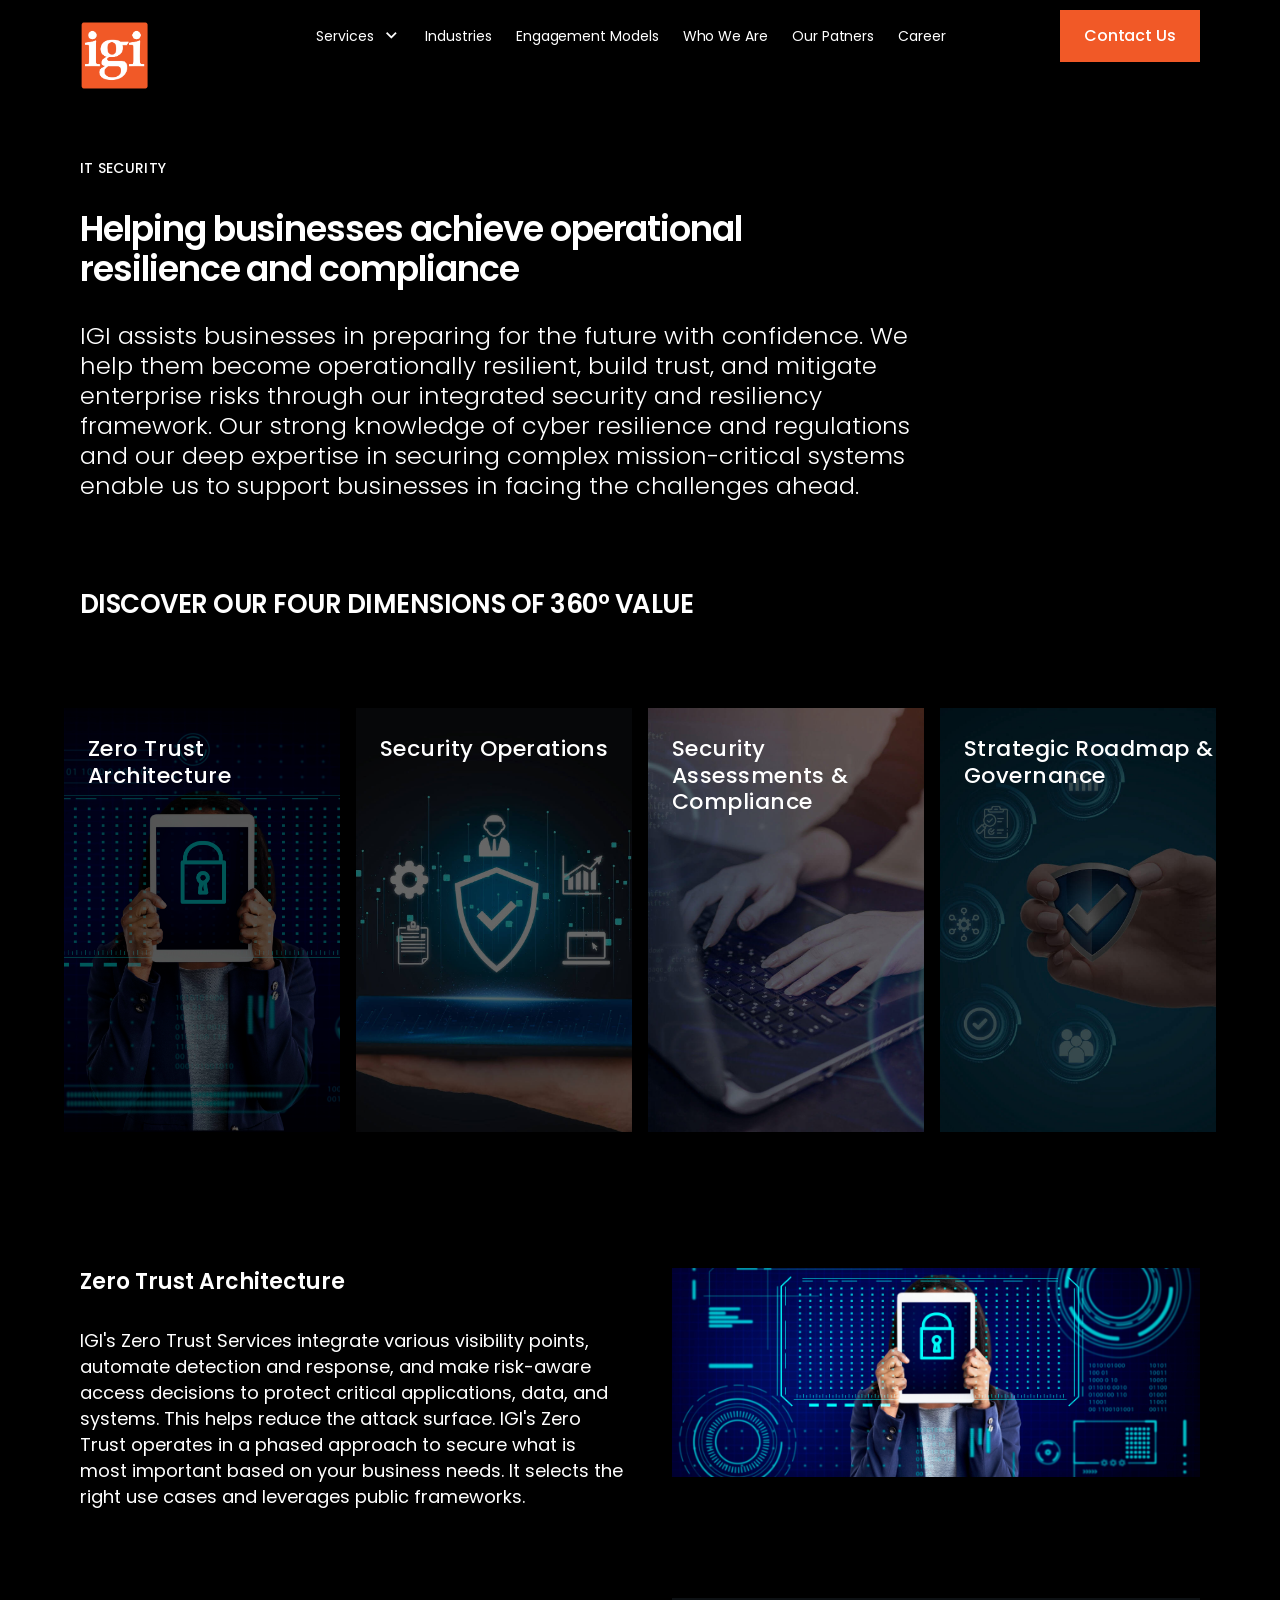
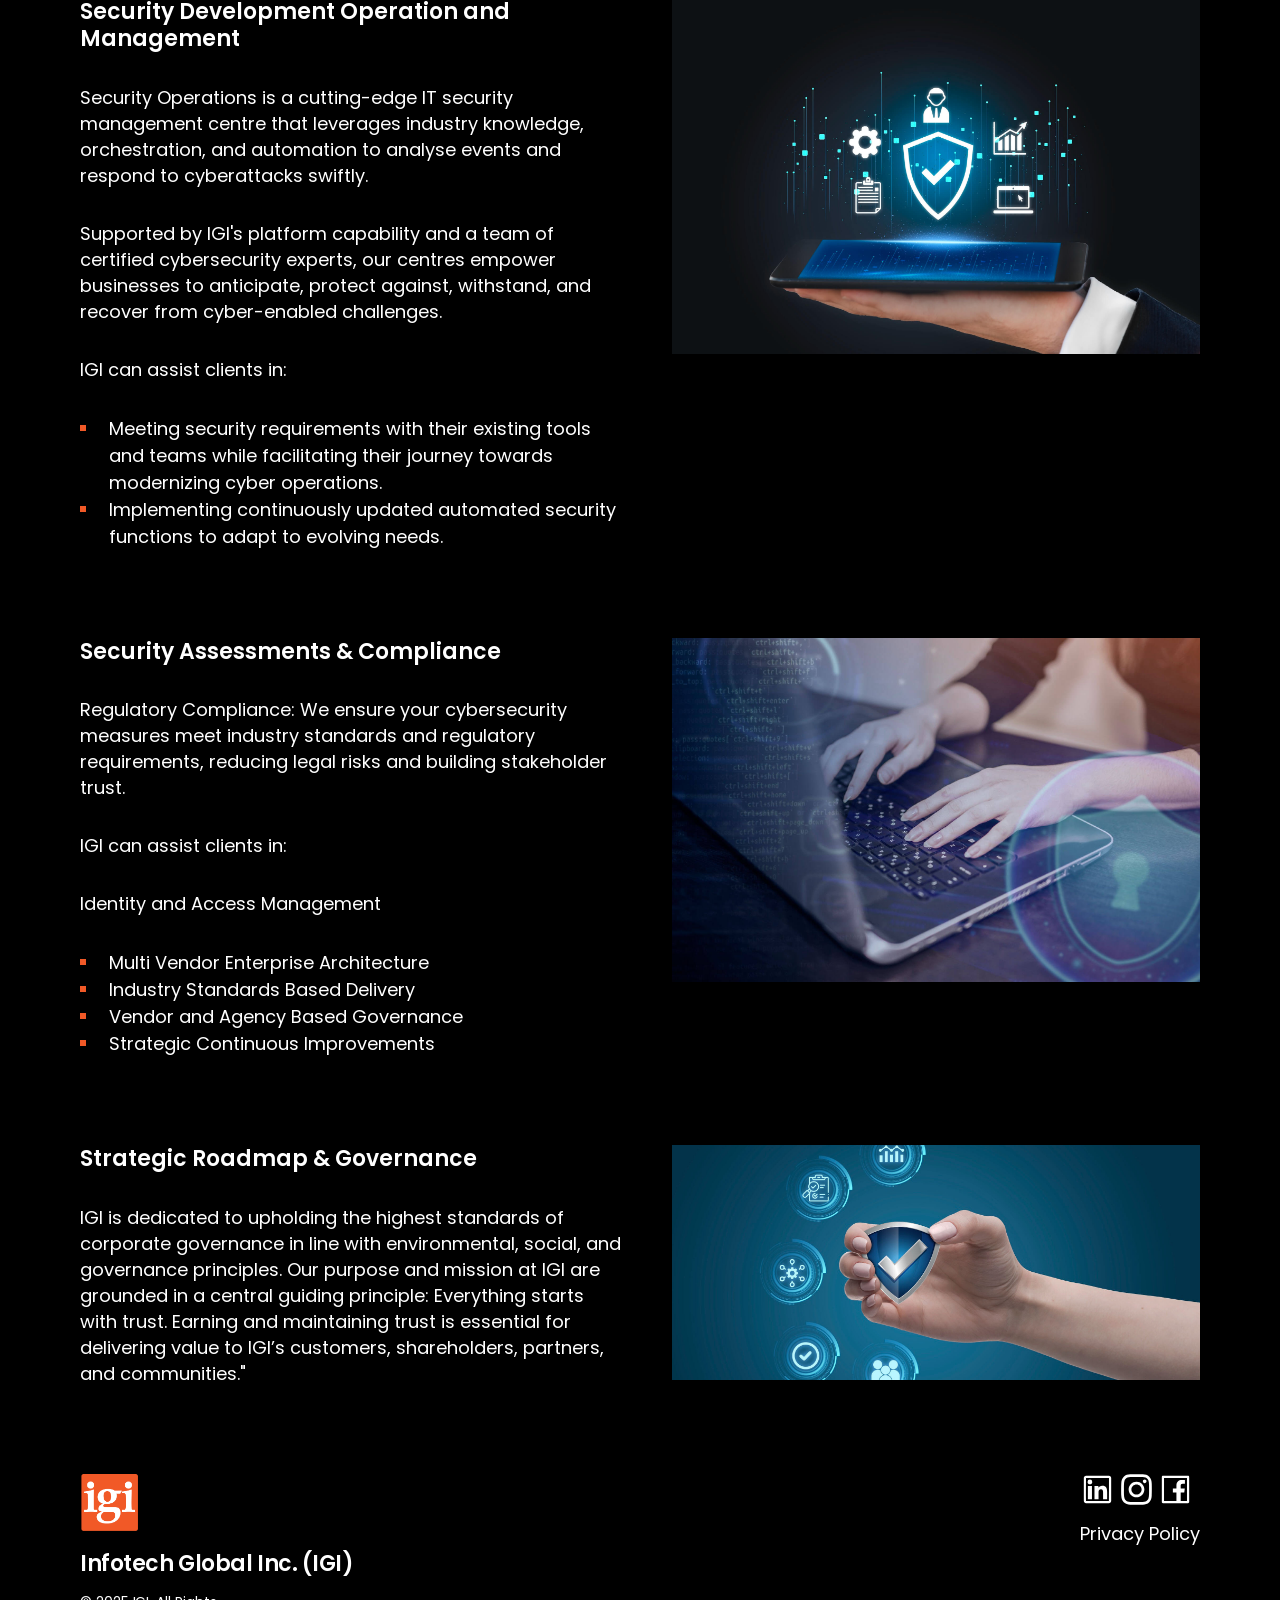
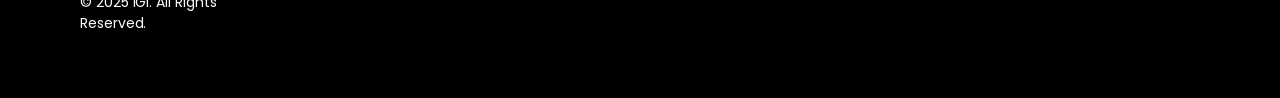
<file: it-security.html>
<!DOCTYPE html>
<html lang="en-US">
  
<!-- Mirrored from www.igiusa.com/it-security.html by HTTrack Website Copier/3.x [XR&CO'2014], Sun, 09 Aug 2026 22:44:17 GMT -->
<meta http-equiv="content-type" content="text/html;charset=utf-8" />
  <head>
    <meta charset="UTF-8" />
    <title>IGI | Infotech Global India</title>
    <link rel="icon" type="image/x-icon" href="img/favicon-32x32.png" />
    <meta name="template" content="rad-template" />
    <meta name="viewport" content="width=device-width, initial-scale=1" />
    
    
    

    <meta name="title" content="" />
    <meta name="description" content="" />
    <meta name="keywords" content="" />

    <meta name="robots" content="follow,index" />
    <link rel="canonical" href="index-2.html" />

    <link rel="stylesheet" href="libs/grid.css" type="text/css" />
    <link rel="stylesheet" href="libs/style.min.css" type="text/css" />
    <link rel="stylesheet" href="libs/cus_style.css" type="text/css" />
    
  </head>
  <body
    class="radicaligidesign generic page basicpage"
    id="page-f3f3debf6f"
    data-barba="wrapper"
    data-cmp-data-layer-enabled
  >
    <div class="root container responsivegrid">
      <div id="container-1309251dc9" class="cmp-container">
        <header class="customexperiencefragment experiencefragment">
          <div
            id="header"
            class="cmp-experiencefragment cmp-experiencefragment--global-header"
          >
            <div id="container-84b50968ae" class="cmp-container">
              <div class="aem-Grid aem-Grid--12 aem-Grid--default--12">
                <div
                  class="ghost aem-GridColumn aem-GridColumn--default--12"
                ></div>
                <div
                  class="globalnav aem-GridColumn aem-GridColumn--default--12"
                >
                  <!-- Global Nav -->
                  <div class="rad-global-nav" id="globalnav-b9f5a008bb">
                    <div class="rad-global-nav__wrapper">
                      <nav
                        aria-label="global"
                        class="rad-global-nav__container"
                      >
                        <div class="rad-global-nav__menu">
                          <button
                            class="rad-icon-button rad-nav-icon-button rad-global-nav__menu-open"
                            type="button"
                            aria-expanded="false"
                            aria-label="menu"
                          >
                            <div class="rad-icon-button__text">Menu</div>
                            <div class="rad-icon rad-icon__menu"></div>
                          </button>
                        </div>
                        <div class="rad-global-nav__logo">
                          <a
                            href="index-2.html"
                            class="rad-global-nav__static-logo"
                          >
                            <img src="img/logo.png" height="60px" />
                          </a>
                          <a href="index-2.html" class="cmp-logo">
                            <div class="cmp-logo__svg-wrapper">
                              <img src="img/logo.png" width="70px" />
                            </div>
                          </a>
                        </div>
                        <div class="rad-global-nav__primary-nav" role="toolbar">
                          <button
                            class="rad-icon-button rad-icon-button--primary rad-nav-icon-button rad-global-nav__menu-close"
                            type="button"
                            aria-expanded="false"
                            aria-label="close-menu"
                          >
                            <div class="rad-icon-button__text">Close Menu</div>
                            <div
                              class="rad-icon rad-icon--compact rad-icon__close"
                              aria-hidden="true"
                            ></div>
                          </button>
                          <ul class="rad-global-nav__menu-items">
                            <li class="submenu_ser">
                              <button
                                class="rad-button rad-button--ghost rad-global-nav__l1--button btn_dropdown_menu"
                                type="button"
                              >
                                <div class="rad-button__text">Services</div>
                                <div
                                  class="rad-button__icon-right rad-icon rad-icon__chevron-down rad-icon--compact"
                                ></div>
                              </button>
                              <div class="xfpage page basicpage">
                                <div
                                  id="container-ad6131fecc"
                                  class="cmp-container"
                                >
                                  <div
                                    class="aem-Grid aem-Grid--12 aem-Grid--default--12"
                                  >
                                    <div
                                      class="rad-global-nav__menu-item-content aem-GridColumn aem-GridColumn--default--12 nav_level_2"
                                    >
                                      <button
                                        class="menu-item-content__back-button rad-button rad-button--ghost"
                                      >
                                        <div
                                          class="rad-button__icon-left rad-icon rad-icon__chevron-left"
                                        ></div>
                                        <div class="rad-button__text">Back</div>
                                      </button>
                                      <div class="rad-submenu__cta-wrapper">
                                        <a
                                          href="#0"
                                          target="_self"
                                          rel=" "
                                          class="rad-submenu__cta rad-button rad-button--tertiary"
                                          data-barba-transition
                                        >
                                          <div class="rad-button__text">
                                            How we can help you
                                          </div>
                                          <div
                                            class="rad-button__icon-right rad-icon rad-icon__chevron-right rad-icon--compact"
                                            aria-hidden="true"
                                          ></div>
                                        </a>
                                      </div>
                                      <div class="rad-global-nav__submenu">
                                        <div class="l2-item">
                                          <!-- <div class="fs-26">Services</div> -->
                                          <button
                                            class="rad-global-nav__l2-button"
                                          >
                                            <a href="it-security.html"
                                              >IT Security</a
                                            >
                                          </button>
                                          <div class="l2-links" role="list">
                                            <a
                                              class="rad-global-nav__l2-link cus_nav11"
                                              href="it-security.html"
                                              >IT Security</a
                                            >
                                            <a
                                              role="listitem"
                                              class="rad-global-nav__l2-link"
                                              href="it-security.html"
                                            >
                                              Zero Trust Architecture
                                            </a>
                                            <a
                                              role="listitem"
                                              class="rad-global-nav__l2-link"
                                              href="it-security.html"
                                            >
                                              Security Operations
                                            </a>
                                            <a
                                              role="listitem"
                                              class="rad-global-nav__l2-link"
                                              href="it-security.html"
                                            >
                                              Security Assessments & Compliance
                                            </a>
                                            <a
                                              role="listitem"
                                              class="rad-global-nav__l2-link"
                                              href="it-security.html"
                                            >
                                              Strategic Roadmap & Governance
                                            </a>
                                          </div>
                                          <button
                                            class="rad-global-nav__l2-button"
                                          >
                                            <a href="cloud-architecture.html"
                                              >Cloud Architecture</a
                                            >
                                          </button>
                                          <div class="l2-links" role="list">
                                            <a
                                              class="rad-global-nav__l2-link cus_nav11"
                                              href="cloud-architecture.html"
                                              >Cloud Architecture</a
                                            >
                                            <a
                                              role="listitem"
                                              class="rad-global-nav__l2-link"
                                              href="cloud-architecture.html"
                                            >
                                              Cloud Modernization
                                            </a>
                                            <a
                                              role="listitem"
                                              class="rad-global-nav__l2-link"
                                              href="cloud-architecture.html"
                                            >
                                              Cloud Migration
                                            </a>
                                            <a
                                              role="listitem"
                                              class="rad-global-nav__l2-link"
                                              href="cloud-architecture.html"
                                            >
                                              Cloud AI Solutions
                                            </a>
                                            <a
                                              role="listitem"
                                              class="rad-global-nav__l2-link"
                                              href="cloud-architecture.html"
                                            >
                                              Cloud Suppport
                                            </a>
                                          </div>
                                        </div>

                                        <div class="l2-item">
                                          <button
                                            class="rad-global-nav__l2-button"
                                          >
                                            <a href="automation-ai.html">
                                              Automation AI
                                            </a>
                                          </button>
                                          <div class="l2-links" role="list">
                                            <a
                                              class="rad-global-nav__l2-link cus_nav11"
                                              href="automation-ai.html"
                                            >
                                              Automation AI
                                            </a>
                                            <a
                                              role="listitem"
                                              class="rad-global-nav__l2-link"
                                              href="automation-ai.html"
                                            >
                                              Data Science Machine Learning
                                            </a>
                                            <a
                                              role="listitem"
                                              class="rad-global-nav__l2-link"
                                              href="automation-ai.html"
                                            >
                                              MLOPS AND AIPOS</a
                                            >
                                            <a
                                              role="listitem"
                                              class="rad-global-nav__l2-link"
                                              href="automation-ai.html"
                                            >
                                              Generative AI
                                            </a>

                                            <a
                                              role="listitem"
                                              class="rad-global-nav__l2-link"
                                              href="automation-ai.html"
                                            >
                                              DevOps
                                            </a>
                                          </div>
                                          <button
                                            class="rad-global-nav__l2-button"
                                          >
                                            <a href="market-research.html">
                                              Market Research</a
                                            >
                                          </button>
                                          <div class="l2-links" role="list">
                                            <a
                                              class="rad-global-nav__l2-link cus_nav11"
                                              href="market-research.html"
                                            >
                                              Market Research</a
                                            >
                                            <a
                                              role="listitem"
                                              class="rad-global-nav__l2-link"
                                              href="#0"
                                            >
                                              Survey Programming
                                            </a>
                                            <a
                                              role="listitem"
                                              class="rad-global-nav__l2-link"
                                              href="#0"
                                            >
                                              Data Analysis and Reporting
                                            </a>
                                            <a
                                              role="listitem"
                                              class="rad-global-nav__l2-link"
                                              href="#0"
                                            >
                                              CATI
                                            </a>
                                            <a
                                              role="listitem"
                                              class="rad-global-nav__l2-link"
                                              href="#0"
                                            >
                                              Support Services
                                            </a>
                                          </div>
                                        </div>
                                        <div class="l2-item">
                                          <button
                                            class="rad-global-nav__l2-button"
                                          >
                                            <a
                                              href="analytics-business-intelligence.html"
                                            >
                                              Analytics & Business</a
                                            >
                                          </button>
                                          <div class="l2-links" role="list">
                                            <a
                                              class="rad-global-nav__l2-link cus_nav11"
                                              href="analytics-business-intelligence.html"
                                            >
                                              Analytics & Business
                                            </a>
                                            <a
                                              role="listitem"
                                              class="rad-global-nav__l2-link"
                                              href="analytics-business-intelligence.html"
                                            >
                                              Enterprise Reporting and
                                              Dashboards
                                            </a>
                                            <a
                                              role="listitem"
                                              class="rad-global-nav__l2-link"
                                              href="analytics-business-intelligence.html"
                                            >
                                              BI Modernization
                                            </a>
                                            <a
                                              role="listitem"
                                              class="rad-global-nav__l2-link"
                                              href="analytics-business-intelligence.html"
                                            >
                                              Analytics Integrations</a
                                            >
                                            <a
                                              role="listitem"
                                              class="rad-global-nav__l2-link"
                                              href="analytics-business-intelligence.html"
                                            >
                                              Consulting, Strategy, Engineering
                                              Roadmaps</a
                                            >
                                          </div>
                                          <button
                                            class="rad-global-nav__l2-button"
                                          >
                                            <a href="#0">
                                              Identity and Access Management</a
                                            >
                                          </button>
                                          <div class="l2-links" role="list">
                                            <a
                                              class="rad-global-nav__l2-link cus_nav11"
                                              href="#0"
                                            >
                                              Identity and Access Management
                                            </a>
                                            <a
                                              class="rad-global-nav__l2-link"
                                              href="#0"
                                            >
                                              Strengthened Authentication
                                            </a>
                                            <a
                                              role="listitem"
                                              class="rad-global-nav__l2-link"
                                              href="#0"
                                            >
                                              Identity Proofing Integration and
                                              Vendor Support
                                            </a>
                                          </div>
                                        </div>
                                        <div class="l2-item">
                                          <button
                                            class="rad-global-nav__l2-button"
                                          >
                                            <a href="#0">
                                              Application Development</a
                                            >
                                          </button>
                                          <div class="l2-links" role="list">
                                            <a
                                              role="listitem"
                                              class="rad-global-nav__l2-link cus_nav11"
                                              href="#0"
                                            >
                                              Application Development
                                            </a>
                                            <a
                                              role="listitem"
                                              class="rad-global-nav__l2-link"
                                              href="#0"
                                            >
                                              Cloud-native Architecture
                                            </a>
                                            <a
                                              role="listitem"
                                              class="rad-global-nav__l2-link"
                                              href="#0"
                                            >
                                              Highly scalable line of business
                                              app</a
                                            >
                                            <a
                                              role="listitem"
                                              class="rad-global-nav__l2-link"
                                              href="#0"
                                            >
                                              Modernization
                                            </a>
                                            <a
                                              role="listitem"
                                              class="rad-global-nav__l2-link"
                                              href="#0"
                                            >
                                              Personalized recommendations
                                            </a>
                                            <a
                                              role="listitem"
                                              class="rad-global-nav__l2-link"
                                              href="#0"
                                            >
                                              Mobile workforce Apps</a
                                            >
                                            <a
                                              role="listitem"
                                              class="rad-global-nav__l2-link"
                                              href="#0"
                                            >
                                              Virtual Assistants and Chatbots</a
                                            >
                                            <a
                                              role="listitem"
                                              class="rad-global-nav__l2-link"
                                              href="#0"
                                            >
                                              Secure DevOps</a
                                            >
                                          </div>
                                        </div>
                                      </div>
                                    </div>
                                  </div>
                                </div>
                              </div>
                            </li>

                            <li>
                              <a
                                class="rad-button rad-button--ghost rad-global-nav__l1--link"
                                href="industries.html"
                              >
                                <div class="rad-button__text">Industries</div>
                              </a>
                            </li>
                            <li>
                              <a
                                class="rad-button rad-button--ghost rad-global-nav__l1--link"
                                href="engagement-models.html"
                              >
                                <div class="rad-button__text">
                                  Engagement Models
                                </div>
                              </a>
                            </li>
                            <li>
                              <a
                                class="rad-button rad-button--ghost rad-global-nav__l1--link"
                                href="who-we-are.html"
                              >
                                <div class="rad-button__text">Who We Are</div>
                              </a>
                            </li>
                            <li>
                              <a
                                class="rad-button rad-button--ghost rad-global-nav__l1--link"
                                href="our-partner.html"
                              >
                                <div class="rad-button__text">Our Patners</div>
                              </a>
                            </li>

                            <li>
                              <a
                                class="rad-button rad-button--ghost rad-global-nav__l1--link"
                                href="career.html"
                              >
                                <div class="rad-button__text">Career</div>
                              </a>
                            </li>
                            <li class="show_device_sm">
                              <a
                                class="rad-button rad-button--ghost rad-global-nav__l1--link"
                                href="contact-us.html"
                              >
                                <div class="rad-button__text">Contact Us</div>
                              </a>
                            </li>
                          </ul>
                        </div>
                        <div class="rad-global-nav__utility-nav d-none-md">
                          <a
                            href="contact-us.html"
                            target="_self"
                            aria-label=""
                            class="rad-button rad-button--primary"
                          >
                            <div class="rad-button__text">Contact Us</div>
                          </a>
                        </div>
                      </nav>
                    </div>
                    <div class="rad-global-nav__overlay"></div>
                  </div>
                </div>
              </div>
            </div>
          </div>
        </header>
        <main class="container responsivegrid">
          <div
            id="main"
            data-barba="container"
            data-barba-namespace="container-f96fa3da6a"
            data-pageid="page-edb95fed80"
            class="cmp-container"
          >
            <div class="articlehero">
              <div class="rad-hero-text rad-spacing-vertical-md">
                <div class="rad-hero-text__text-content">
                  <p class="rad-hero-text__eyebrow">
                    <span class="rad-article-hero__category">IT Security</span>
                  </p>
                  <h1 class="rad-hero-text__headline">
                    Helping businesses achieve operational resilience and
                    compliance
                  </h1>
                  <p class="rad-hero-text__subheader">
                    IGI assists businesses in preparing for the future with
                    confidence. We help them become operationally resilient,
                    build trust, and mitigate enterprise risks through our
                    integrated security and resiliency framework. Our strong
                    knowledge of cyber resilience and regulations and our deep
                    expertise in securing complex mission-critical systems
                    enable us to support businesses in facing the challenges
                    ahead.
                  </p>
                  <!-- <p class="rad-hero-text__subheader">
                  With decades of experience, IGI has built a reputation for delivering modern cybersecurity services. Our team consists of experienced, certified professionals with deep cybersecurity knowledge, offering comprehensive consulting services to address your unique business challenges.
                </p> -->
                </div>
              </div>
            </div>

            <div class="editorialtext text">
              <!-- Editorial Text -->
              <div
                data-cmp-data-layer="{&#34;editorialtext-48d6cc3fcd&#34;:{&#34;@type&#34;:&#34;cio-sites/components/rad/editorialtext&#34;,&#34;analytics-module-name&#34;:&#34;editorialtext-1&#34;,&#34;analytics-template-zone&#34;:&#34;block-discover-our-six-dimensions-of-360-value&#34;}}"
                id="editorialtext-48d6cc3fcd"
                class="rad-absorb-editorial-text rad-spacing-vertical-md"
              >
                <h3>DISCOVER OUR FOUR DIMENSIONS OF 360° VALUE</h3>
              </div>
            </div>
            <div class="tilegridv2 tilegrid service_font">
              <div
                class="rad-card-grid rad-spacing-vertical-md"
                id="redesign-tile"
              >
                <div class="rad-card-grid__cards-viewport">
                  <div
                    class="rad-card-grid__cards-container"
                    data-template-zone="block-tilegrid"
                  >
                    <div
                      class="rad-content-grid-card rad-content-grid-card--case-study-dark"
                      id="case-study-hero-4828dc385f"
                      data-cta-title="Expand"
                    >
                      <!-- DEV NOTE: aria-label text is copied from __label and __title below -->
                      <button
                        class="rad-content-grid-card__front-toggle"
                        aria-expanded="false"
                      ></button>
                      <!-- DEV NOTE: aria-label text is copied from __content and rad-button--tertiary-dynamic below -->
                      <a
                        target="_self"
                        href="#0"
                        class="rad-content-grid-card__cta-cover"
                        tabindex="-1"
                        aria-label=""
                        data-barba-transition
                      ></a>
                      <button
                        disabled
                        class="rad-icon-button rad-content-grid-card__close-button"
                        tabindex="-1"
                        aria-hidden="true"
                      >
                        <div class="rad-icon-button__text">Close</div>
                        <div
                          class="rad-icon rad-icon__close"
                          aria-hidden="true"
                        ></div>
                      </button>
                      <div class="rad-content-grid-card__full-image">
                        <div class="image radimage">
                          <div
                            data-cmp-is="image"
                            data-cmp-lazy
                            data-cmp-lazythreshold="0"
                            data-cmp-src="img/itsercurity/Security11.jpg"
                            class="cmp-image"
                            itemscope
                          >
                            <noscript data-cmp-hook-image="noscript">
                              <img
                                src="img/itsercurity/Security11.jpg"
                                class="cmp-image__image"
                                itemprop="contentUrl"
                                data-cmp-hook-image="image"
                                alt
                              />
                            </noscript>
                          </div>
                        </div>
                      </div>
                      <div class="rad-content-grid-card__label">
                        Zero Trust Architecture
                      </div>
                      <div class="rad-content-grid-card__sliding-content">
                        <div class="rad-content-grid-card__front-content"></div>
                        <div
                          class="rad-content-grid-card__back-content cus_align_ment"
                        >
                          <div class="rad-content-grid-card__content cus_para">
                            <p>
                              IGI's Zero Trust Services integrate various
                              visibility points, automate detection and
                              response, and make risk-aware access decisions to
                              protect critical applications, data, and systems.
                            </p>
                          </div>
                        </div>
                      </div>
                    </div>
                    <div
                      class="rad-content-grid-card rad-content-grid-card--research-report-dark"
                      id="research-report-2c74138996"
                      data-cta-title="Expand"
                      data-card-title="Reinvention in the age of generative AI"
                      data-cta-link="/us-en/insights/consulting/total-enterprise-reinvention"
                      data-content-type="researchReport"
                      data-analytics-asset-id="card-2c74138996"
                      data-cs-override-id="card-2c74138996"
                    >
                      <button
                        class="rad-content-grid-card__front-toggle"
                        aria-expanded="false"
                      ></button>
                      <!-- DEV NOTE: aria-label text is copied from __content and rad-button--tertiary-dynamic below -->
                      <a
                        target="_self"
                        href="#0"
                        class="rad-content-grid-card__cta-cover"
                        tabindex="-1"
                        aria-label=""
                        data-barba-transition
                      ></a>
                      <button
                        disabled
                        class="rad-icon-button rad-content-grid-card__close-button"
                        tabindex="-1"
                        aria-hidden="true"
                      >
                        <div class="rad-icon-button__text">Close</div>
                        <div
                          class="rad-icon rad-icon__close"
                          aria-hidden="true"
                        ></div>
                      </button>
                      <div class="rad-content-grid-card__full-image">
                        <div class="image radimage">
                          <div
                            data-cmp-is="image"
                            data-cmp-lazy
                            data-cmp-lazythreshold="0"
                            data-cmp-src="img/itsercurity/Security22.jpg"
                            class="cmp-image"
                            itemscope
                          >
                            <noscript data-cmp-hook-image="noscript">
                              <img
                                src="img/itsercurity/Security22.jpg"
                                class="cmp-image__image"
                                itemprop="contentUrl"
                                data-cmp-hook-image="image"
                                alt
                              />
                            </noscript>
                          </div>
                        </div>
                      </div>
                      <div class="rad-content-grid-card__label">
                        Security Operations
                      </div>
                      <div class="rad-content-grid-card__sliding-content">
                        <div class="rad-content-grid-card__front-content"></div>
                        <div
                          class="rad-content-grid-card__back-content cus_align_ment"
                        >
                          <div class="rad-content-grid-card__content cus_para">
                            <p>
                              Security Operations is a cutting-edge IT security
                              management centre that leverages industry
                              knowledge, orchestration, and automation to
                              analyse events and respond to cyberattacks
                              swiftly.
                            </p>
                          </div>
                        </div>
                      </div>
                    </div>
                    <div
                      class="rad-content-grid-card rad-content-grid-card--case-study-dark"
                      id="case-study-hero-24e41ecd6a"
                      data-cta-title="Expand"
                      data-card-title="Generative AI in the driver’s seat: BMW"
                      data-cta-link="/us-en/case-studies/automotive/bmw-puts-generative-ai-in-the-drivers-seat"
                      data-content-type="caseStudyHero"
                      data-analytics-asset-id="card-24e41ecd6a"
                      data-cs-override-id="card-24e41ecd6a"
                    >
                      <button
                        class="rad-content-grid-card__front-toggle"
                        aria-expanded="false"
                      ></button>
                      <!-- DEV NOTE: aria-label text is copied from __content and rad-button--tertiary-dynamic below -->
                      <a
                        target="_self"
                        href="#0"
                        class="rad-content-grid-card__cta-cover"
                        tabindex="-1"
                        aria-label=""
                        data-barba-transition
                      ></a>
                      <button
                        disabled
                        class="rad-icon-button rad-content-grid-card__close-button"
                        tabindex="-1"
                        aria-hidden="true"
                      >
                        <div class="rad-icon-button__text">Close</div>
                        <div
                          class="rad-icon rad-icon__close"
                          aria-hidden="true"
                        ></div>
                      </button>
                      <div class="rad-content-grid-card__full-image">
                        <div class="image radimage">
                          <div
                            data-cmp-is="image"
                            data-cmp-lazy
                            data-cmp-lazythreshold="0"
                            data-cmp-src="img/itsercurity/Security33.jpg"
                            class="cmp-image"
                            itemscope
                          >
                            <noscript data-cmp-hook-image="noscript">
                              <img
                                src="img/itsercurity/Security33.jpg"
                                class="cmp-image__image"
                                itemprop="contentUrl"
                                data-cmp-hook-image="image"
                                alt
                              />
                            </noscript>
                          </div>
                        </div>
                      </div>
                      <div class="rad-content-grid-card__label">
                        Security Assessments & Compliance
                      </div>
                      <div class="rad-content-grid-card__sliding-content">
                        <div class="rad-content-grid-card__front-content"></div>
                        <div
                          class="rad-content-grid-card__back-content cus_align_ment"
                        >
                          <div class="rad-content-grid-card__content cus_para">
                            <p>
                              Regulatory Compliance: We ensure your
                              cybersecurity measures meet industry standards and
                              regulatory requirements, reducing legal risks and
                              building stakeholder trust.
                            </p>
                          </div>
                        </div>
                      </div>
                    </div>
                    <div
                      class="rad-content-grid-card rad-content-grid-card--research-report-dark"
                      id="research-report-f6962175d3"
                      data-cta-title="Expand"
                      data-card-title="Tap into new value with advanced supply chain capabilities"
                      data-cta-link="/us-en/insights/supply-chain/driving-reinvention-mature-supply-chain-networks"
                      data-content-type="researchReport"
                      data-analytics-asset-id="card-f6962175d3"
                      data-cs-override-id="card-f6962175d3"
                    >
                      <button
                        class="rad-content-grid-card__front-toggle"
                        aria-expanded="false"
                      ></button>
                      <!-- DEV NOTE: aria-label text is copied from __content and rad-button--tertiary-dynamic below -->
                      <a
                        target="_self"
                        href="#0"
                        class="rad-content-grid-card__cta-cover"
                        tabindex="-1"
                        aria-label=""
                        data-barba-transition
                      ></a>
                      <button
                        disabled
                        class="rad-icon-button rad-content-grid-card__close-button"
                        tabindex="-1"
                        aria-hidden="true"
                      >
                        <div class="rad-icon-button__text">Close</div>
                        <div
                          class="rad-icon rad-icon__close"
                          aria-hidden="true"
                        ></div>
                      </button>
                      <div class="rad-content-grid-card__full-image">
                        <div class="image radimage">
                          <div
                            data-cmp-is="image"
                            data-cmp-lazy
                            data-cmp-lazythreshold="0"
                            data-cmp-src="img/itsercurity/Security44.jpg"
                            class="cmp-image"
                            itemscope
                          >
                            <noscript data-cmp-hook-image="noscript">
                              <img
                                src="img/itsercurity/Security44.jpg"
                                class="cmp-image__image"
                                itemprop="contentUrl"
                                data-cmp-hook-image="image"
                                alt
                              />
                            </noscript>
                          </div>
                        </div>
                      </div>
                      <div class="rad-content-grid-card__label">
                        Strategic Roadmap & Governance
                      </div>
                      <div class="rad-content-grid-card__sliding-content">
                        <div class="rad-content-grid-card__front-content"></div>
                        <div
                          class="rad-content-grid-card__back-content cus_align_ment"
                        >
                          <div class="rad-content-grid-card__content cus_para">
                            <p>
                              IGI is dedicated to upholding the highest
                              standards of corporate governance in line with
                              environmental, social, and governance principles.
                            </p>
                          </div>
                        </div>
                      </div>
                    </div>
                  </div>
                </div>
                <div class="rad-card-grid__slider-container">
                  <label
                    for="carousel-slider-id"
                    class="rad__range-input-slider-label"
                    >Carousel slider control</label
                  >
                  <input
                    id="carousel-slider-id"
                    class="rad__range-input-slider-for-carousel rad-card-grid__slider"
                    max="500"
                    min="0"
                    name="carousel slider"
                    value="1"
                    type="range"
                  />
                </div>
              </div>
            </div>
            <div class="heroimage">
              <div
                class="rad-hero-image rad-spacing-vertical-md"
                id="heroimage-c124ef1e26"
              >
                <div class="rad-hero-image__content cus_font">
                  <h4 class="rad-hero-image__body">Zero Trust Architecture</h4>
                  <p>
                    IGI's Zero Trust Services integrate various visibility
                    points, automate detection and response, and make risk-aware
                    access decisions to protect critical applications, data, and
                    systems. This helps reduce the attack surface. IGI's Zero
                    Trust operates in a phased approach to secure what is most
                    important based on your business needs. It selects the right
                    use cases and leverages public frameworks.
                  </p>
                </div>
                <div class="rad-hero-image__photo">
                  <div
                    data-cmp-is="image"
                    data-cmp-src="img/itsercurity/Security1.jpg"
                    class="cmp-image"
                  >
                    <noscript data-cmp-hook-image="noscript">
                      <img
                        src="img/itsercurity/Security1.jpg"
                        class="cmp-image__image"
                        itemprop="contentUrl"
                        data-cmp-hook-image="image"
                        alt
                      />
                    </noscript>
                  </div>
                </div>
              </div>
            </div>
            <div class="heroimage">
              <div
                class="rad-hero-image rad-spacing-vertical-md"
                id="heroimage-c124ef1e26"
              >
                <div class="rad-hero-image__content cus_font">
                  <h4 class="rad-hero-image__body">Security Development Operation and Management </h4>
                  <p>
                    Security Operations is a cutting-edge IT security management
                    centre that leverages industry knowledge, orchestration, and
                    automation to analyse events and respond to cyberattacks
                    swiftly.
                  </p>
                  <p>
                    Supported by IGI's platform capability and a team of
                    certified cybersecurity experts, our centres empower
                    businesses to anticipate, protect against, withstand, and
                    recover from cyber-enabled challenges.
                  </p>
                  <p>IGI can assist clients in:</p>
                  <ul>
                    <li>
                      Meeting security requirements with their existing tools
                      and teams while facilitating their journey towards
                      modernizing cyber operations.
                    </li>
                    <li>
                      Implementing continuously updated automated security
                      functions to adapt to evolving needs.
                    </li>
                  </ul>
                </div>
                <div class="rad-hero-image__photo">
                  <div
                    data-cmp-is="image"
                    data-cmp-src="img/itsercurity/Security2.jpg"
                    class="cmp-image"
                  >
                    <noscript data-cmp-hook-image="noscript">
                      <img
                        src="img/itsercurity/Security2.jpg"
                        class="cmp-image__image"
                        itemprop="contentUrl"
                        data-cmp-hook-image="image"
                        alt
                      />
                    </noscript>
                  </div>
                </div>
              </div>
            </div>
            <div class="heroimage">
              <div
                class="rad-hero-image rad-spacing-vertical-md"
                id="heroimage-c124ef1e26"
              >
                <div class="rad-hero-image__content cus_font">
                  <h4 class="rad-hero-image__body">
                    Security Assessments & Compliance
                  </h4>
                  <p>
                    Regulatory Compliance: We ensure your cybersecurity measures
                    meet industry standards and regulatory requirements,
                    reducing legal risks and building stakeholder trust.
                  </p>
                  <p>IGI can assist clients in:</p>
                  <p>Identity and Access Management</p>
                  <ul>
                    <li>Multi Vendor Enterprise Architecture</li>
                    <li>Industry Standards Based Delivery</li>
                    <li>Vendor and Agency Based Governance</li>
                    <li>Strategic Continuous Improvements</li>
                </div>
                <div class="rad-hero-image__photo">
                  <div
                    data-cmp-is="image"
                    data-cmp-src="img/itsercurity/Security3.jpg"
                    class="cmp-image"
                  >
                    <noscript data-cmp-hook-image="noscript">
                      <img
                        src="img/itsercurity/Security3.jpg"
                        class="cmp-image__image"
                        itemprop="contentUrl"
                        data-cmp-hook-image="image"
                        alt
                      />
                    </noscript>
                  </div>
                </div>
              </div>
            </div>
            <div class="heroimage">
              <div
                class="rad-hero-image rad-spacing-vertical-md"
                id="heroimage-c124ef1e26"
              >
                <div class="rad-hero-image__content cus_font">
                  <h4 class="rad-hero-image__body">
                    Strategic Roadmap & Governance
                  </h4>
                  <p>
                    IGI is dedicated to upholding the highest standards of
                    corporate governance in line with environmental, social, and
                    governance principles. Our purpose and mission at IGI are
                    grounded in a central guiding principle: Everything starts
                    with trust. Earning and maintaining trust is essential for
                    delivering value to IGI’s customers, shareholders, partners,
                    and communities."
                  </p>
                </div>
                <div class="rad-hero-image__photo">
                  <div
                    data-cmp-is="image"
                    data-cmp-src="img/itsercurity/Security4.jpg"
                    class="cmp-image"
                  >
                    <noscript data-cmp-hook-image="noscript">
                      <img
                        src="img/itsercurity/Security4.jpg"
                        class="cmp-image__image"
                        itemprop="contentUrl"
                        data-cmp-hook-image="image"
                        alt
                      />
                    </noscript>
                  </div>
                </div>
              </div>
            </div>
          </div>
        </main>
        <footer class="customexperiencefragment experiencefragment">
          <div
            id="footer"
            class="cmp-experiencefragment cmp-experiencefragment--global-footer"
          >
            <div id="container-8aacafa91b" class="cmp-container">
              <div class="aem-Grid aem-Grid--12 aem-Grid--default--12">
                <div
                  class="footerblock aem-GridColumn aem-GridColumn--default--12"
                >
                  <!-- /* RAD Footer Block Markup */ -->
                  <div id="footerblock-359f367321">
                    <div class="rad-footer__main">
                      <div >
                        <img
                        src="img/logo.png"
                        width="60px"
                        style="margin-bottom: 15px"
                      />
                      <h4 class="rad-footer__title" style="margin-bottom: 15px">
                        Infotech Global Inc. (IGI)
                      </h4>

                      <p class="rad-footer__copyright">
                        &#169;
                        <span class="rad-footer__this-year">2025</span> IGI. All
                        Rights Reserved.
                      </p>
                      </div>
                      <div class="social_icon">
                        <ul>
                          <li>
                            <a href="https://www.linkedin.com/company/infotech-global-inc/" target="_blank">
                              <svg stroke="currentColor" fill="currentColor" stroke-width="0" viewBox="0 0 1024 1024" height="1em" width="1em" xmlns="http://www.w3.org/2000/svg"><path d="M847.7 112H176.3c-35.5 0-64.3 28.8-64.3 64.3v671.4c0 35.5 28.8 64.3 64.3 64.3h671.4c35.5 0 64.3-28.8 64.3-64.3V176.3c0-35.5-28.8-64.3-64.3-64.3zm0 736c-447.8-.1-671.7-.2-671.7-.3.1-447.8.2-671.7.3-671.7 447.8.1 671.7.2 671.7.3-.1 447.8-.2 671.7-.3 671.7zM230.6 411.9h118.7v381.8H230.6zm59.4-52.2c37.9 0 68.8-30.8 68.8-68.8a68.8 68.8 0 1 0-137.6 0c-.1 38 30.7 68.8 68.8 68.8zm252.3 245.1c0-49.8 9.5-98 71.2-98 60.8 0 61.7 56.9 61.7 101.2v185.7h118.6V584.3c0-102.8-22.2-181.9-142.3-181.9-57.7 0-96.4 31.7-112.3 61.7h-1.6v-52.2H423.7v381.8h118.6V604.8z"></path></svg>
                            </a>
                          </li>
                          <li>
                            <a href="https://www.instagram.com/infotech_igi?igsh=MXU5a2ZjaTUyd3dmYg==" target="_blank">
                              <svg stroke="currentColor" fill="currentColor" stroke-width="0" viewBox="0 0 448 512" height="1em" width="1em" xmlns="http://www.w3.org/2000/svg"><path d="M224.1 141c-63.6 0-114.9 51.3-114.9 114.9s51.3 114.9 114.9 114.9S339 319.5 339 255.9 287.7 141 224.1 141zm0 189.6c-41.1 0-74.7-33.5-74.7-74.7s33.5-74.7 74.7-74.7 74.7 33.5 74.7 74.7-33.6 74.7-74.7 74.7zm146.4-194.3c0 14.9-12 26.8-26.8 26.8-14.9 0-26.8-12-26.8-26.8s12-26.8 26.8-26.8 26.8 12 26.8 26.8zm76.1 27.2c-1.7-35.9-9.9-67.7-36.2-93.9-26.2-26.2-58-34.4-93.9-36.2-37-2.1-147.9-2.1-184.9 0-35.8 1.7-67.6 9.9-93.9 36.1s-34.4 58-36.2 93.9c-2.1 37-2.1 147.9 0 184.9 1.7 35.9 9.9 67.7 36.2 93.9s58 34.4 93.9 36.2c37 2.1 147.9 2.1 184.9 0 35.9-1.7 67.7-9.9 93.9-36.2 26.2-26.2 34.4-58 36.2-93.9 2.1-37 2.1-147.8 0-184.8zM398.8 388c-7.8 19.6-22.9 34.7-42.6 42.6-29.5 11.7-99.5 9-132.1 9s-102.7 2.6-132.1-9c-19.6-7.8-34.7-22.9-42.6-42.6-11.7-29.5-9-99.5-9-132.1s-2.6-102.7 9-132.1c7.8-19.6 22.9-34.7 42.6-42.6 29.5-11.7 99.5-9 132.1-9s102.7-2.6 132.1 9c19.6 7.8 34.7 22.9 42.6 42.6 11.7 29.5 9 99.5 9 132.1s2.7 102.7-9 132.1z"></path></svg>
                            </a>
                          </li>
                          <li>
                            <a href="https://www.facebook.com/profile.php?id=61565009271241&amp;mibextid=ZbWKwL" target="_blank">
                              <svg stroke="currentColor" fill="currentColor" stroke-width="0" viewBox="0 0 1024 1024" height="1em" width="1em" xmlns="http://www.w3.org/2000/svg"><path d="M880 112H144c-17.7 0-32 14.3-32 32v736c0 17.7 14.3 32 32 32h736c17.7 0 32-14.3 32-32V144c0-17.7-14.3-32-32-32zm-32 736H663.9V602.2h104l15.6-120.7H663.9v-77.1c0-35 9.7-58.8 59.8-58.8h63.9v-108c-11.1-1.5-49-4.8-93.2-4.8-92.2 0-155.3 56.3-155.3 159.6v89H434.9v120.7h104.3V848H176V176h672v672z"></path></svg>
                            </a>
                          </li>
                        </ul>
                        <p>
                          <a href="privacy-policy.html"> Privacy Policy</a>
                        </p>
                      </div>
                     
                    </div>
                  </div>
                </div>
              </div>
            </div>
          </div>
        </footer>
      </div>
    </div>
    <script defer src="libs/script-ig.min.js"></script>
    <!-- customfooter -->
    <script defer src="libs/script-igi.min.js"></script>
    <script>
      // Function to check if the device is mobile
      function isMobileDevice() {
        return window.innerWidth <= 768;
      }

      // Add event listener for the dropdown button
      document
        .querySelector(".btn_dropdown_menu")
        .addEventListener("click", function () {
          if (isMobileDevice()) {
            document
              .querySelector(".submenu_ser")
              .classList.add("rad-global-nav__l1--active");
            document
              .querySelector(".nav_level_2")
              .classList.add("rad-global-nav__drawer--open");
            document.querySelector(
              ".menu-item-content__back-button"
            ).style.visibility = "visible";
          }
        });

      // Add event listener for the back button
      document
        .querySelector(".menu-item-content__back-button")
        .addEventListener("click", function () {
          document
            .querySelector(".submenu_ser")
            .classList.remove("rad-global-nav__l1--active");
          document
            .querySelector(".nav_level_2")
            .classList.remove("rad-global-nav__drawer--open");
          document.querySelector(
            ".menu-item-content__back-button"
          ).style.visibility = "hidden";
        });

      // Existing script to handle menu open/close
      document
        .querySelector(".rad-nav-icon-button")
        .addEventListener("click", function () {
          // Add the class to the element with class 'rad-global-nav'
          document
            .querySelector(".rad-global-nav")
            .classList.add("rad-global-nav--menu-open");

          // Add the class to the element with class 'basicpage'
          document
            .querySelector(".basicpage")
            .classList.add("rad-global-nav--active");

          // Add the style to the html tag
          document.documentElement.style.overflow = "hidden";
        });

      document
        .querySelector(".rad-icon__close")
        .addEventListener("click", function () {
          // Remove the class from the element with class 'rad-global-nav'
          document
            .querySelector(".rad-global-nav")
            .classList.remove("rad-global-nav--menu-open");

          // Remove the class from the element with class 'basicpage'
          document
            .querySelector(".basicpage")
            .classList.remove("rad-global-nav--active");

          // Remove the style from the html tag
          document.documentElement.style.overflow = "";
        });
    </script>
  </body>

<!-- Mirrored from www.igiusa.com/it-security.html by HTTrack Website Copier/3.x [XR&CO'2014], Sun, 09 Aug 2026 22:44:19 GMT -->
</html>
</file>
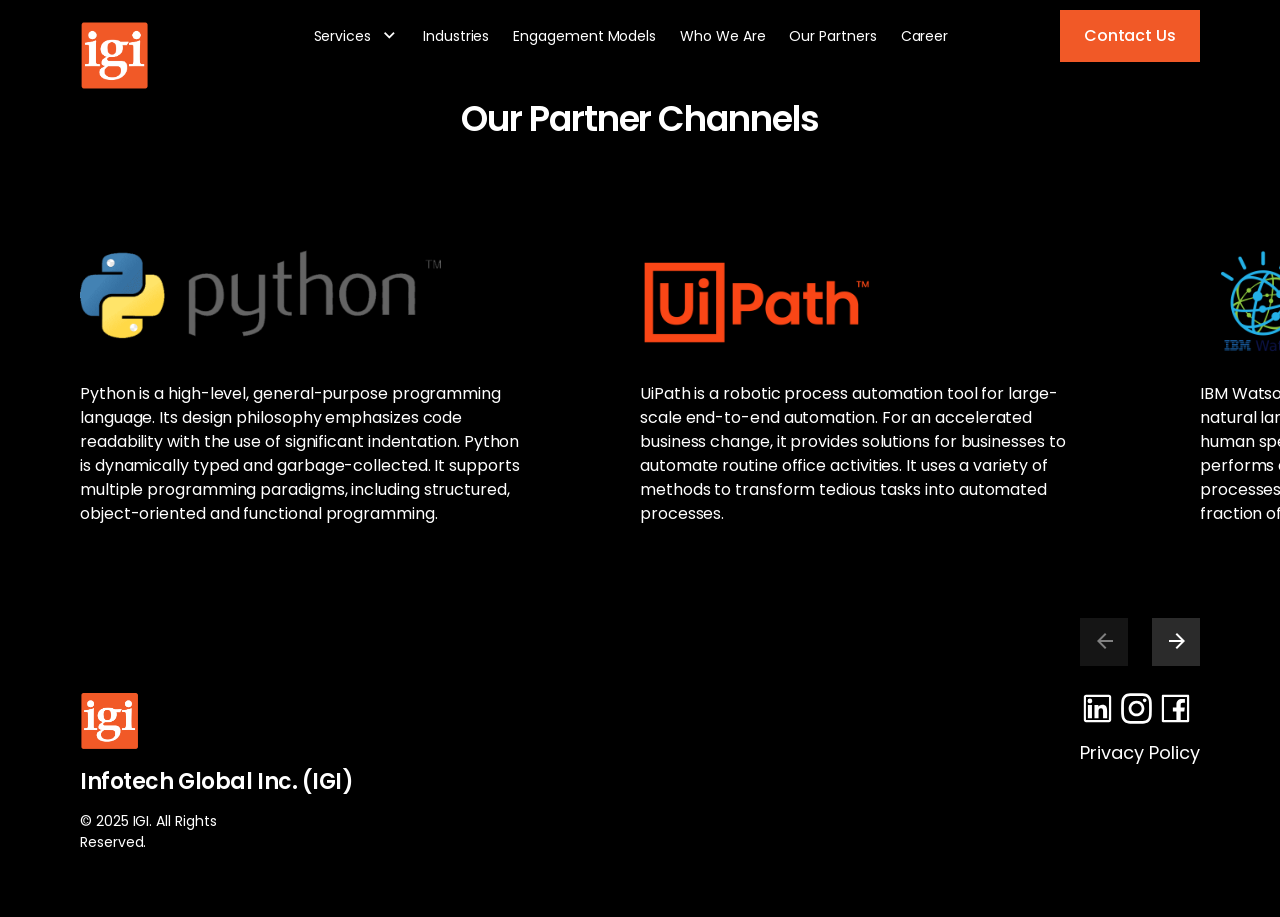
<file: our-partner.html>
<!DOCTYPE html>
<html lang="en-US">
  
<!-- Mirrored from www.igiusa.com/our-partner.html by HTTrack Website Copier/3.x [XR&CO'2014], Sun, 09 Aug 2026 22:44:31 GMT -->
<meta http-equiv="content-type" content="text/html;charset=utf-8" />
  <head>
    <meta charset="UTF-8" />
    <title>IGI | Infotech Global India</title>
    <link rel="icon" type="image/x-icon" href="img/favicon-32x32.png" />
    <meta name="template" content="rad-template" />
    <meta name="viewport" content="width=device-width, initial-scale=1" />

    <link
      rel="preload"
      as="font"
      type="font/woff2"
      crossorigin
      href="libs/clientlib-rad/resources/fonts/graphik-medium-web.woff2"
    />
    <link
      rel="preload"
      as="font"
      type="font/woff2"
      crossorigin
      href="libs/clientlib-rad/resources/fonts/graphik-regular-web.woff2"
    />
    <meta name="title" content="" />
    <meta name="description" content="" />
    <meta name="keywords" content="" />
    <meta name="robots" content="follow,index" />
    <link rel="canonical" href="index-2.html" />
    <link rel="stylesheet" href="libs/grid.css" type="text/css" />
    <link rel="stylesheet" href="libs/style.min.css" type="text/css" />
    <link rel="stylesheet" href="libs/cus_style.css" type="text/css" />

    <style>
      .cus_img_partner img {
        width: auto !important;
        height: 105px !important;
        min-height: auto !important;
        min-width: auto !important;
        max-width: fit-content;
      }
    </style>
  </head>
  <body
    class="radicaligidesign generic page basicpage"
    id="page-f3f3debf6f"
    data-barba="wrapper"
    data-cmp-data-layer-enabled
  >
    <div class="root container responsivegrid">
      <div id="container-1309251dc9" class="cmp-container">
        <header class="customexperiencefragment experiencefragment">
          <div
            id="header"
            class="cmp-experiencefragment cmp-experiencefragment--global-header"
          >
            <div id="container-84b50968ae" class="cmp-container">
              <div class="aem-Grid aem-Grid--12 aem-Grid--default--12">
                <div
                  class="ghost aem-GridColumn aem-GridColumn--default--12"
                ></div>
                <div
                  class="globalnav aem-GridColumn aem-GridColumn--default--12"
                >
                  <!-- Global Nav -->
                  <div class="rad-global-nav" id="globalnav-b9f5a008bb">
                    <div class="rad-global-nav__wrapper">
                      <nav
                        aria-label="global"
                        class="rad-global-nav__container"
                      >
                        <div class="rad-global-nav__menu">
                          <button
                            class="rad-icon-button rad-nav-icon-button rad-global-nav__menu-open"
                            type="button"
                            aria-expanded="false"
                            aria-label="menu"
                          >
                            <div class="rad-icon-button__text">Menu</div>
                            <div class="rad-icon rad-icon__menu"></div>
                          </button>
                        </div>
                        <div class="rad-global-nav__logo">
                          <a
                            href="index-2.html"
                            class="rad-global-nav__static-logo"
                          >
                            <img src="img/logo.png" height="60px" />
                          </a>
                          <a href="index-2.html" class="cmp-logo">
                            <div class="cmp-logo__svg-wrapper">
                              <img src="img/logo.png" width="70px" />
                            </div>
                          </a>
                        </div>
                        <div class="rad-global-nav__primary-nav" role="toolbar">
                          <button
                            class="rad-icon-button rad-icon-button--primary rad-nav-icon-button rad-global-nav__menu-close"
                            type="button"
                            aria-expanded="false"
                            aria-label="close-menu"
                          >
                            <div class="rad-icon-button__text">Close Menu</div>
                            <div
                              class="rad-icon rad-icon--compact rad-icon__close"
                              aria-hidden="true"
                            ></div>
                          </button>
                          <ul class="rad-global-nav__menu-items">
                            <li class="submenu_ser">
                              <button
                                class="rad-button rad-button--ghost rad-global-nav__l1--button btn_dropdown_menu"
                                type="button"
                              >
                                <div class="rad-button__text">Services</div>
                                <div
                                  class="rad-button__icon-right rad-icon rad-icon__chevron-down rad-icon--compact"
                                ></div>
                              </button>
                              <div class="xfpage page basicpage">
                                <div
                                  id="container-ad6131fecc"
                                  class="cmp-container"
                                >
                                  <div
                                    class="aem-Grid aem-Grid--12 aem-Grid--default--12"
                                  >
                                    <div
                                      class="rad-global-nav__menu-item-content aem-GridColumn aem-GridColumn--default--12 nav_level_2"
                                    >
                                      <button
                                        class="menu-item-content__back-button rad-button rad-button--ghost"
                                      >
                                        <div
                                          class="rad-button__icon-left rad-icon rad-icon__chevron-left"
                                        ></div>
                                        <div class="rad-button__text">Back</div>
                                      </button>
                                      <div class="rad-submenu__cta-wrapper">
                                        <a
                                          href="#0"
                                          target="_self"
                                          rel=" "
                                          class="rad-submenu__cta rad-button rad-button--tertiary"
                                          data-barba-transition
                                        >
                                          <div class="rad-button__text">
                                            How we can help you
                                          </div>
                                          <div
                                            class="rad-button__icon-right rad-icon rad-icon__chevron-right rad-icon--compact"
                                            aria-hidden="true"
                                          ></div>
                                        </a>
                                      </div>
                                      <div class="rad-global-nav__submenu">
                                        <div class="l2-item">
                                          <!-- <div class="fs-26">Services</div> -->
                                          <button
                                            class="rad-global-nav__l2-button"
                                          >
                                            <a href="it-security.html"
                                              >IT Security</a
                                            >
                                          </button>
                                          <div class="l2-links" role="list">
                                            <a
                                              class="rad-global-nav__l2-link cus_nav11"
                                              href="it-security.html"
                                              >IT Security</a
                                            >
                                            <a
                                              role="listitem"
                                              class="rad-global-nav__l2-link"
                                              href="it-security.html"
                                            >
                                              Zero Trust Architecture
                                            </a>
                                            <a
                                              role="listitem"
                                              class="rad-global-nav__l2-link"
                                              href="it-security.html"
                                            >
                                              Security Operations
                                            </a>
                                            <a
                                              role="listitem"
                                              class="rad-global-nav__l2-link"
                                              href="it-security.html"
                                            >
                                              Security Assessments & Compliance
                                            </a>
                                            <a
                                              role="listitem"
                                              class="rad-global-nav__l2-link"
                                              href="it-security.html"
                                            >
                                              Strategic Roadmap & Governance
                                            </a>
                                          </div>
                                          <button
                                            class="rad-global-nav__l2-button"
                                          >
                                            <a href="cloud-architecture.html"
                                              >Cloud Architecture</a
                                            >
                                          </button>
                                          <div class="l2-links" role="list">
                                            <a
                                              class="rad-global-nav__l2-link cus_nav11"
                                              href="cloud-architecture.html"
                                              >Cloud Architecture</a
                                            >
                                            <a
                                              role="listitem"
                                              class="rad-global-nav__l2-link"
                                              href="cloud-architecture.html"
                                            >
                                              Cloud Modernization
                                            </a>
                                            <a
                                              role="listitem"
                                              class="rad-global-nav__l2-link"
                                              href="cloud-architecture.html"
                                            >
                                              Cloud Migration
                                            </a>
                                            <a
                                              role="listitem"
                                              class="rad-global-nav__l2-link"
                                              href="cloud-architecture.html"
                                            >
                                              Cloud AI Solutions
                                            </a>
                                            <a
                                              role="listitem"
                                              class="rad-global-nav__l2-link"
                                              href="cloud-architecture.html"
                                            >
                                              Cloud Suppport
                                            </a>
                                          </div>
                                        </div>

                                        <div class="l2-item">
                                          <button
                                            class="rad-global-nav__l2-button"
                                          >
                                            <a href="automation-ai.html">
                                              Automation AI
                                            </a>
                                          </button>
                                          <div class="l2-links" role="list">
                                            <a
                                              class="rad-global-nav__l2-link cus_nav11"
                                              href="automation-ai.html"
                                            >
                                              Automation AI
                                            </a>
                                            <a
                                              role="listitem"
                                              class="rad-global-nav__l2-link"
                                              href="automation-ai.html"
                                            >
                                              Data Science Machine Learning
                                            </a>
                                            <a
                                              role="listitem"
                                              class="rad-global-nav__l2-link"
                                              href="automation-ai.html"
                                            >
                                              MLOPS AND AIPOS</a
                                            >
                                            <a
                                              role="listitem"
                                              class="rad-global-nav__l2-link"
                                              href="automation-ai.html"
                                            >
                                              Generative AI
                                            </a>

                                            <a
                                              role="listitem"
                                              class="rad-global-nav__l2-link"
                                              href="automation-ai.html"
                                            >
                                              DevOps
                                            </a>
                                          </div>
                                          <button
                                            class="rad-global-nav__l2-button"
                                          >
                                            <a href="market-research.html">
                                              Market Research</a
                                            >
                                          </button>
                                          <div class="l2-links" role="list">
                                            <a
                                              class="rad-global-nav__l2-link cus_nav11"
                                              href="market-research.html"
                                            >
                                              Market Research</a
                                            >
                                            <a
                                              role="listitem"
                                              class="rad-global-nav__l2-link"
                                              href="#0"
                                            >
                                              Survey Programming
                                            </a>
                                            <a
                                              role="listitem"
                                              class="rad-global-nav__l2-link"
                                              href="#0"
                                            >
                                              Data Analysis and Reporting
                                            </a>
                                            <a
                                              role="listitem"
                                              class="rad-global-nav__l2-link"
                                              href="#0"
                                            >
                                              CATI
                                            </a>
                                            <a
                                              role="listitem"
                                              class="rad-global-nav__l2-link"
                                              href="#0"
                                            >
                                              Support Services
                                            </a>
                                          </div>
                                        </div>
                                        <div class="l2-item">
                                          <button
                                            class="rad-global-nav__l2-button"
                                          >
                                            <a
                                              href="analytics-business-intelligence.html"
                                            >
                                              Analytics & Business</a
                                            >
                                          </button>
                                          <div class="l2-links" role="list">
                                            <a
                                              class="rad-global-nav__l2-link cus_nav11"
                                              href="analytics-business-intelligence.html"
                                            >
                                              Analytics & Business
                                            </a>
                                            <a
                                              role="listitem"
                                              class="rad-global-nav__l2-link"
                                              href="analytics-business-intelligence.html"
                                            >
                                              Enterprise Reporting and
                                              Dashboards
                                            </a>
                                            <a
                                              role="listitem"
                                              class="rad-global-nav__l2-link"
                                              href="analytics-business-intelligence.html"
                                            >
                                              BI Modernization
                                            </a>
                                            <a
                                              role="listitem"
                                              class="rad-global-nav__l2-link"
                                              href="analytics-business-intelligence.html"
                                            >
                                              Analytics Integrations</a
                                            >
                                            <a
                                              role="listitem"
                                              class="rad-global-nav__l2-link"
                                              href="analytics-business-intelligence.html"
                                            >
                                              Consulting, Strategy, Engineering
                                              Roadmaps</a
                                            >
                                          </div>
                                          <button
                                            class="rad-global-nav__l2-button"
                                          >
                                            <a href="#0">
                                              Identity and Access Management</a
                                            >
                                          </button>
                                          <div class="l2-links" role="list">
                                            <a
                                              class="rad-global-nav__l2-link cus_nav11"
                                              href="#0"
                                            >
                                              Identity and Access Management
                                            </a>
                                            <a
                                              class="rad-global-nav__l2-link"
                                              href="#0"
                                            >
                                              Strengthened Authentication
                                            </a>
                                            <a
                                              role="listitem"
                                              class="rad-global-nav__l2-link"
                                              href="#0"
                                            >
                                              Identity Proofing Integration and
                                              Vendor Support
                                            </a>
                                          </div>
                                        </div>
                                        <div class="l2-item">
                                          <button
                                            class="rad-global-nav__l2-button"
                                          >
                                            <a href="#0">
                                              Application Development</a
                                            >
                                          </button>
                                          <div class="l2-links" role="list">
                                            <a
                                              role="listitem"
                                              class="rad-global-nav__l2-link cus_nav11"
                                              href="#0"
                                            >
                                              Application Development
                                            </a>
                                            <a
                                              role="listitem"
                                              class="rad-global-nav__l2-link"
                                              href="#0"
                                            >
                                              Cloud-native Architecture
                                            </a>
                                            <a
                                              role="listitem"
                                              class="rad-global-nav__l2-link"
                                              href="#0"
                                            >
                                              Highly scalable line of business
                                              app</a
                                            >
                                            <a
                                              role="listitem"
                                              class="rad-global-nav__l2-link"
                                              href="#0"
                                            >
                                              Modernization
                                            </a>
                                            <a
                                              role="listitem"
                                              class="rad-global-nav__l2-link"
                                              href="#0"
                                            >
                                              Personalized recommendations
                                            </a>
                                            <a
                                              role="listitem"
                                              class="rad-global-nav__l2-link"
                                              href="#0"
                                            >
                                              Mobile workforce Apps</a
                                            >
                                            <a
                                              role="listitem"
                                              class="rad-global-nav__l2-link"
                                              href="#0"
                                            >
                                              Virtual Assistants and Chatbots</a
                                            >
                                            <a
                                              role="listitem"
                                              class="rad-global-nav__l2-link"
                                              href="#0"
                                            >
                                              Secure DevOps</a
                                            >
                                          </div>
                                        </div>
                                      </div>
                                    </div>
                                  </div>
                                </div>
                              </div>
                            </li>

                            <li>
                              <a
                                class="rad-button rad-button--ghost rad-global-nav__l1--link"
                                href="industries.html"
                              >
                                <div class="rad-button__text">Industries</div>
                              </a>
                            </li>
                            <li>
                              <a
                                class="rad-button rad-button--ghost rad-global-nav__l1--link"
                                href="engagement-models.html"
                              >
                                <div class="rad-button__text">
                                  Engagement Models
                                </div>
                              </a>
                            </li>
                            <li>
                              <a
                                class="rad-button rad-button--ghost rad-global-nav__l1--link"
                                href="who-we-are.html"
                              >
                                <div class="rad-button__text">Who We Are</div>
                              </a>
                            </li>
                            <li>
                              <a
                                class="rad-button rad-button--ghost rad-global-nav__l1--link"
                                href="our-partner.html"
                              >
                                <div class="rad-button__text">Our Partners</div>
                              </a>
                            </li>

                            <li>
                              <a
                                class="rad-button rad-button--ghost rad-global-nav__l1--link"
                                href="career.html"
                              >
                                <div class="rad-button__text">Career</div>
                              </a>
                            </li>
                            <li class="show_device_sm">
                              <a
                                class="rad-button rad-button--ghost rad-global-nav__l1--link"
                                href="contact-us.html"
                              >
                                <div class="rad-button__text">Contact Us</div>
                              </a>
                            </li>
                          </ul>
                        </div>
                        <div class="rad-global-nav__utility-nav d-none-md">
                          <a
                            href="contact-us.html"
                            target="_self"
                            aria-label=""
                            class="rad-button rad-button--primary"
                          >
                            <div class="rad-button__text">Contact Us</div>
                          </a>
                        </div>
                      </nav>
                    </div>
                    <div class="rad-global-nav__overlay"></div>
                  </div>
                </div>
              </div>
            </div>
          </div>
        </header>
        <main class="container responsivegrid">
          <div id="main" class="cmp-container">
            <div
              class="herotext rad-hero-text--headline-xl rad-hero-text--center-aligned"
            >
              <div
                class="rad-hero-text rad-spacing-vertical-md"
                id="herotext-ace4bb8650"
              >
                <div class="rad-hero-text__text-content">
                  <h1 class="rad-hero-text__headline">Our Partner Channels</h1>
                  <div class="rad-hero-text__subheader">
                    <p>&nbsp;</p>
                  </div>
                </div>
              </div>
            </div>
            <div
              data-placeholder-text="false"
              id="block-carousel-partners-in-change"
            >
              <!-- /* Tier 1 Start */ -->
              <div class="rad-icon-text-carousel-tier-1">
                <div
                  class="rad-icon-text-carousel-tier-1__carousel rad-carousel rad-carousel--multi-focus cus_img_partner"
                >
                  <div class="rad-icon-text-carousel-tier-1__carousel-card">
                    <img
                      class="rad-icon-text-carousel-tier-1__carousel-card-logo"
                      src="img/patners/1.png"
                      alt=""
                    />
                    <p
                      class="rad-icon-text-carousel-tier-1__carousel-card-body"
                    >
                      Python is a high-level, general-purpose programming
                      language. Its design philosophy emphasizes code
                      readability with the use of significant indentation.
                      Python is dynamically typed and garbage-collected. It
                      supports multiple programming paradigms, including
                      structured, object-oriented and functional programming.
                    </p>
                  </div>
                  <div class="rad-icon-text-carousel-tier-1__carousel-card">
                    <img
                      class="rad-icon-text-carousel-tier-1__carousel-card-logo"
                      src="img/patners/2.png"
                      alt=""
                    />
                    <p
                      class="rad-icon-text-carousel-tier-1__carousel-card-body"
                    >
                      UiPath is a robotic process automation tool for
                      large-scale end-to-end automation. For an accelerated
                      business change, it provides solutions for businesses to
                      automate routine office activities. It uses a variety of
                      methods to transform tedious tasks into automated
                      processes.
                    </p>
                  </div>
                  <div class="rad-icon-text-carousel-tier-1__carousel-card">
                    <img
                      class="rad-icon-text-carousel-tier-1__carousel-card-logo"
                      src="img/patners/3.png"
                      alt="Microsoft logo"
                    />
                    <p
                      class="rad-icon-text-carousel-tier-1__carousel-card-body"
                    >
                      IBM Watson is a data analytics processor that uses natural
                      language processing, a technology that analyzes human
                      speech for meaning and syntax. IBM Watson performs
                      analytics on vast repositories of data that it processes
                      to answer human-posed questions, often in a fraction of a
                      second.
                    </p>
                  </div>
                  <div class="rad-icon-text-carousel-tier-1__carousel-card">
                    <img
                      class="rad-icon-text-carousel-tier-1__carousel-card-logo"
                      src="img/patners/4.webp"
                      alt="servicenow logo"
                    />
                    <p
                      class="rad-icon-text-carousel-tier-1__carousel-card-body"
                    >
                      Automation Anywhere is a web-based management system. It
                      has a Control Room that helps in managing automated tasks.
                      It is mainly used at the enterprise level and changes the
                      way the enterprises operate. The primary aim of Automation
                      Anywhere is to offer scalable, secure, and resilient
                      services to its users.
                    </p>
                  </div>
                  <div class="rad-icon-text-carousel-tier-1__carousel-card">
                    <img
                      class="rad-icon-text-carousel-tier-1__carousel-card-logo"
                      src="img/patners/4.png"
                      alt="servicenow logo"
                    />
                    <p
                      class="rad-icon-text-carousel-tier-1__carousel-card-body"
                    >
                      Django is a high-level Python web framework that enables
                      rapid development of secure and maintainable websites.
                      Built by experienced developers, Django takes care of much
                      of the hassle of web development, so you can focus on
                      writing your app without needing to reinvent the wheel.
                    </p>
                  </div>
                  <div class="rad-icon-text-carousel-tier-1__carousel-card">
                    <img
                      class="rad-icon-text-carousel-tier-1__carousel-card-logo"
                      src="img/patners/5.png"
                      alt="servicenow logo"
                    />
                    <p
                      class="rad-icon-text-carousel-tier-1__carousel-card-body"
                    >
                      Excel VBA, short for Visual Basic for Applications, is a
                      programming language that empowers users to automate tasks
                      and create personalized solutions within Microsoft Excel.
                      It enables users to create macros, which are instructions
                      that automatically perform repetitive tasks.
                    </p>
                  </div>
                  <div class="rad-icon-text-carousel-tier-1__carousel-card">
                    <img
                      class="rad-icon-text-carousel-tier-1__carousel-card-logo"
                      src="img/patners/6.png"
                      alt="servicenow logo"
                    />
                    <p
                      class="rad-icon-text-carousel-tier-1__carousel-card-body"
                    >
                      GitHub is a developer platform that allows developers to
                      create, store, manage and share their code. It uses Git
                      software, providing the distributed version control of Git
                      plus access control, bug tracking, software feature
                      requests, task management, continuous integration, and
                      wikis for every project
                    </p>
                  </div>
                  <div class="rad-icon-text-carousel-tier-1__carousel-card">
                    <img
                      class="rad-icon-text-carousel-tier-1__carousel-card-logo"
                      src="img/patners/7.png"
                      alt="servicenow logo"
                    />
                    <p
                      class="rad-icon-text-carousel-tier-1__carousel-card-body"
                    >
                      Oracle is a multinational computer technology corporation
                      specializing in developing and marketing database software
                      and technology, cloud-engineered systems, and enterprise
                      software products. Essentially, Oracle creates tools that
                      help businesses manage and organize their data more
                      effectively
                    </p>
                  </div>
                  <div class="rad-icon-text-carousel-tier-1__carousel-card">
                    <img
                      class="rad-icon-text-carousel-tier-1__carousel-card-logo"
                      src="img/patners/8.png"
                      alt="servicenow logo"
                    />
                    <p
                      class="rad-icon-text-carousel-tier-1__carousel-card-body"
                    >
                      Microsoft Dynamics 365 is an integrated suite of
                      enterprise resource planning and customer relationship
                      management applications offered by Microsoft. It combines
                      various functions such as sales, customer service, field
                      service, operations, finance, marketing, and project
                      service automation into a single platform.
                    </p>
                  </div>
                  <div class="rad-icon-text-carousel-tier-1__carousel-card">
                    <img
                      class="rad-icon-text-carousel-tier-1__carousel-card-logo"
                      src="img/patners/9.png"
                      alt="servicenow logo"
                    />
                    <p
                      class="rad-icon-text-carousel-tier-1__carousel-card-body"
                    >
                      Salesforce, Inc. is an American cloud-based software
                      company that provides customer relationship management
                      software and applications focused on sales, customer
                      service, marketing automation, e-commerce, analytics, and
                      application development.
                    </p>
                  </div>
                  <div class="rad-icon-text-carousel-tier-1__carousel-card">
                    <img
                      class="rad-icon-text-carousel-tier-1__carousel-card-logo"
                      src="img/patners/10.png"
                      alt="servicenow logo"
                    />
                    <p
                      class="rad-icon-text-carousel-tier-1__carousel-card-body"
                    >
                      NetSuite Inc. is a cloud-based enterprise software company
                      that provides products and services tailored for small and
                      medium-sized businesses (SMBs) including accounting and
                      financial management, customer relationship management,
                      inventory management, human capital management, payroll,
                      procurement, project management and e-commerce software.
                    </p>
                  </div>
                  <div class="rad-icon-text-carousel-tier-1__carousel-card">
                    <img
                      class="rad-icon-text-carousel-tier-1__carousel-card-logo"
                      src="img/patners/11.png"
                      alt="servicenow logo"
                    />
                    <p
                      class="rad-icon-text-carousel-tier-1__carousel-card-body"
                    >
                      SAP, or Systems Applications and Products, is a
                      multinational enterprise resource planning (ERP) software
                      to manage business operation and customer relations. The
                      company is the world's leading enterprise resource
                      planning software vendor.
                    </p>
                  </div>
                  <div class="rad-icon-text-carousel-tier-1__carousel-card">
                    <img
                      class="rad-icon-text-carousel-tier-1__carousel-card-logo"
                      src="img/patners/12.png"
                      alt="servicenow logo"
                    />
                    <p
                      class="rad-icon-text-carousel-tier-1__carousel-card-body"
                    >
                      Saviynt enables enterprises to secure their most sensitive
                      data and operations. Organizations use Saviynt's platform
                      to discover, onboard, and manage identity solutions in one
                      cloud platform.
                    </p>
                  </div>
                  <div class="rad-icon-text-carousel-tier-1__carousel-card">
                    <img
                      class="rad-icon-text-carousel-tier-1__carousel-card-logo"
                      src="img/patners/13.png"
                      alt="servicenow logo"
                    />
                    <p
                      class="rad-icon-text-carousel-tier-1__carousel-card-body"
                    >
                      Intel Corporation is an American multinational corporation
                      and technology company that designs, manufactures and
                      sells computer components and related products for
                      business and consumer markets.
                    </p>
                  </div>
                  <div class="rad-icon-text-carousel-tier-1__carousel-card">
                    <img
                      class="rad-icon-text-carousel-tier-1__carousel-card-logo"
                      src="img/patners/14.webp"
                      alt="servicenow logo"
                    />
                    <p
                      class="rad-icon-text-carousel-tier-1__carousel-card-body"
                    >
                      AWS offers Internet of Things (IoT) services and solutions
                      to connect and manage billions of devices so that
                      companies can collect, store, and analyze IoT data for
                      industrial, consumer, commercial, and automotive
                      workloads.
                    </p>
                  </div>
                  <div class="rad-icon-text-carousel-tier-1__carousel-card">
                    <img
                      class="rad-icon-text-carousel-tier-1__carousel-card-logo"
                      src="img/patners/15.png"
                      alt="servicenow logo"
                    />
                    <p
                      class="rad-icon-text-carousel-tier-1__carousel-card-body"
                    >
                      Google Cloud Platform is a suite of cloud computing
                      services offered by Google that provides a series of
                      modular cloud services including computing, data storage,
                      data analytics, and machine learning, alongside a set of
                      management tools. https://cloud.google.com
                    </p>
                  </div>
                  <div class="rad-icon-text-carousel-tier-1__carousel-card">
                    <img
                      class="rad-icon-text-carousel-tier-1__carousel-card-logo"
                      src="img/patners/16.png"
                      alt="servicenow logo"
                    />
                    <p
                      class="rad-icon-text-carousel-tier-1__carousel-card-body"
                    >
                      Microsoft Azure, or just Azure, is the cloud computing
                      platform developed by Microsoft. It offers management,
                      access and development of applications and services to
                      individuals, companies, and governments through its global
                      infrastructure.
                    </p>
                  </div>
                  <div class="rad-icon-text-carousel-tier-1__carousel-card">
                    <img
                      class="rad-icon-text-carousel-tier-1__carousel-card-logo"
                      src="img/patners/17.webp"
                      alt="servicenow logo"
                    />
                    <p
                      class="rad-icon-text-carousel-tier-1__carousel-card-body"
                    >
                      Nvidia Corporation is an American multinational
                      corporation and technology company that designs and
                      supplies graphics processing units (GPUs), application
                      programming interfaces (APIs) for data science and
                      high-performance computing, as well as system on a chip
                      units (SoCs) for the mobile computing and automotive
                      market. Nvidia is also a dominant supplier of artificial
                      intelligence (AI) hardware and software.
                    </p>
                  </div>
                  <div class="rad-icon-text-carousel-tier-1__carousel-card">
                    <img
                      class="rad-icon-text-carousel-tier-1__carousel-card-logo"
                      src="img/patners/18.png"
                      alt="servicenow logo"
                    />
                    <p
                      class="rad-icon-text-carousel-tier-1__carousel-card-body"
                    >
                      NetApp, Inc. is an American data infrastructure company
                      that provides unified data storage, integrated data
                      services, and cloud operations solutions to enterprise
                      customers.
                    </p>
                  </div>
                  <div class="rad-icon-text-carousel-tier-1__carousel-card">
                    <img
                      class="rad-icon-text-carousel-tier-1__carousel-card-logo"
                      src="img/patners/19.webp"
                      alt="servicenow logo"
                    />
                    <p
                      class="rad-icon-text-carousel-tier-1__carousel-card-body"
                    >
                      Microsoft Corporation is an American multinational
                      corporation and technology company headquartered in
                      Redmond, Washington. Its best-known software products are
                      the Windows line of operating systems, the Microsoft 365
                      suite of productivity applications, the Azure cloud
                      computing platform and the Edge web browser.
                    </p>
                  </div>
                  <div class="rad-icon-text-carousel-tier-1__carousel-card">
                    <img
                      class="rad-icon-text-carousel-tier-1__carousel-card-logo"
                      src="img/patners/20.webp"
                      alt="servicenow logo"
                    />
                    <p
                      class="rad-icon-text-carousel-tier-1__carousel-card-body"
                    >
                      Palo Alto Networks, Inc. is an American multinational
                      cybersecurity company with headquarters in Santa Clara,
                      California. The core product is a platform that includes
                      advanced firewalls and cloud-based offerings that extend
                      those firewalls to cover other aspects of security.
                    </p>
                  </div>
                </div>
              </div>
              <!-- /* Tier 1 End*/ -->
              <!-- /* Tier 2 Start */ -->
              <!-- /* Tier 2 End*/ -->
            </div>
          </div>
        </main>
        <footer class="customexperiencefragment experiencefragment">
          <div
            id="footer"
            class="cmp-experiencefragment cmp-experiencefragment--global-footer"
          >
            <div id="container-8aacafa91b" class="cmp-container">
              <div class="aem-Grid aem-Grid--12 aem-Grid--default--12">
                <div
                  class="footerblock aem-GridColumn aem-GridColumn--default--12"
                >
                  <!-- /* RAD Footer Block Markup */ -->
                  <div id="footerblock-359f367321">
                    <div class="rad-footer__main">
                      <div>
                        <img
                          src="img/logo.png"
                          width="60px"
                          style="margin-bottom: 15px"
                        />
                        <h4
                          class="rad-footer__title"
                          style="margin-bottom: 15px"
                        >
                          Infotech Global Inc. (IGI)
                        </h4>

                        <p class="rad-footer__copyright">
                          &#169;
                          <span class="rad-footer__this-year">2025</span> IGI.
                          All Rights Reserved.
                        </p>
                      </div>
                      <div class="social_icon">
                        <ul>
                          <li>
                            <a
                              href="https://www.linkedin.com/company/infotech-global-inc/"
                              target="_blank"
                            >
                              <svg
                                stroke="currentColor"
                                fill="currentColor"
                                stroke-width="0"
                                viewBox="0 0 1024 1024"
                                height="1em"
                                width="1em"
                                xmlns="http://www.w3.org/2000/svg"
                              >
                                <path
                                  d="M847.7 112H176.3c-35.5 0-64.3 28.8-64.3 64.3v671.4c0 35.5 28.8 64.3 64.3 64.3h671.4c35.5 0 64.3-28.8 64.3-64.3V176.3c0-35.5-28.8-64.3-64.3-64.3zm0 736c-447.8-.1-671.7-.2-671.7-.3.1-447.8.2-671.7.3-671.7 447.8.1 671.7.2 671.7.3-.1 447.8-.2 671.7-.3 671.7zM230.6 411.9h118.7v381.8H230.6zm59.4-52.2c37.9 0 68.8-30.8 68.8-68.8a68.8 68.8 0 1 0-137.6 0c-.1 38 30.7 68.8 68.8 68.8zm252.3 245.1c0-49.8 9.5-98 71.2-98 60.8 0 61.7 56.9 61.7 101.2v185.7h118.6V584.3c0-102.8-22.2-181.9-142.3-181.9-57.7 0-96.4 31.7-112.3 61.7h-1.6v-52.2H423.7v381.8h118.6V604.8z"
                                ></path>
                              </svg>
                            </a>
                          </li>
                          <li>
                            <a
                              href="https://www.instagram.com/infotech_igi?igsh=MXU5a2ZjaTUyd3dmYg=="
                              target="_blank"
                            >
                              <svg
                                stroke="currentColor"
                                fill="currentColor"
                                stroke-width="0"
                                viewBox="0 0 448 512"
                                height="1em"
                                width="1em"
                                xmlns="http://www.w3.org/2000/svg"
                              >
                                <path
                                  d="M224.1 141c-63.6 0-114.9 51.3-114.9 114.9s51.3 114.9 114.9 114.9S339 319.5 339 255.9 287.7 141 224.1 141zm0 189.6c-41.1 0-74.7-33.5-74.7-74.7s33.5-74.7 74.7-74.7 74.7 33.5 74.7 74.7-33.6 74.7-74.7 74.7zm146.4-194.3c0 14.9-12 26.8-26.8 26.8-14.9 0-26.8-12-26.8-26.8s12-26.8 26.8-26.8 26.8 12 26.8 26.8zm76.1 27.2c-1.7-35.9-9.9-67.7-36.2-93.9-26.2-26.2-58-34.4-93.9-36.2-37-2.1-147.9-2.1-184.9 0-35.8 1.7-67.6 9.9-93.9 36.1s-34.4 58-36.2 93.9c-2.1 37-2.1 147.9 0 184.9 1.7 35.9 9.9 67.7 36.2 93.9s58 34.4 93.9 36.2c37 2.1 147.9 2.1 184.9 0 35.9-1.7 67.7-9.9 93.9-36.2 26.2-26.2 34.4-58 36.2-93.9 2.1-37 2.1-147.8 0-184.8zM398.8 388c-7.8 19.6-22.9 34.7-42.6 42.6-29.5 11.7-99.5 9-132.1 9s-102.7 2.6-132.1-9c-19.6-7.8-34.7-22.9-42.6-42.6-11.7-29.5-9-99.5-9-132.1s-2.6-102.7 9-132.1c7.8-19.6 22.9-34.7 42.6-42.6 29.5-11.7 99.5-9 132.1-9s102.7-2.6 132.1 9c19.6 7.8 34.7 22.9 42.6 42.6 11.7 29.5 9 99.5 9 132.1s2.7 102.7-9 132.1z"
                                ></path>
                              </svg>
                            </a>
                          </li>
                          <li>
                            <a
                              href="https://www.facebook.com/profile.php?id=61565009271241&amp;mibextid=ZbWKwL"
                              target="_blank"
                            >
                              <svg
                                stroke="currentColor"
                                fill="currentColor"
                                stroke-width="0"
                                viewBox="0 0 1024 1024"
                                height="1em"
                                width="1em"
                                xmlns="http://www.w3.org/2000/svg"
                              >
                                <path
                                  d="M880 112H144c-17.7 0-32 14.3-32 32v736c0 17.7 14.3 32 32 32h736c17.7 0 32-14.3 32-32V144c0-17.7-14.3-32-32-32zm-32 736H663.9V602.2h104l15.6-120.7H663.9v-77.1c0-35 9.7-58.8 59.8-58.8h63.9v-108c-11.1-1.5-49-4.8-93.2-4.8-92.2 0-155.3 56.3-155.3 159.6v89H434.9v120.7h104.3V848H176V176h672v672z"
                                ></path>
                              </svg>
                            </a>
                          </li>
                        </ul>
                        <p>
                          <a href="privacy-policy.html"> Privacy Policy</a>
                        </p>
                      </div>
                    </div>
                  </div>
                </div>
              </div>
            </div>
          </div>
        </footer>
      </div>
    </div>
    <script defer src="libs/script-ig.min.js"></script>
    <!-- customfooter -->
    <script defer src="libs/script-igi.min.js"></script>
    <script>
      // Function to check if the device is mobile
      function isMobileDevice() {
        return window.innerWidth <= 768;
      }
      // Add event listener for the dropdown button
      document
        .querySelector(".btn_dropdown_menu")
        .addEventListener("click", function () {
          if (isMobileDevice()) {
            document
              .querySelector(".submenu_ser")
              .classList.add("rad-global-nav__l1--active");
            document
              .querySelector(".nav_level_2")
              .classList.add("rad-global-nav__drawer--open");
            document.querySelector(
              ".menu-item-content__back-button"
            ).style.visibility = "visible";
          }
        });
      // Add event listener for the back button
      document
        .querySelector(".menu-item-content__back-button")
        .addEventListener("click", function () {
          document
            .querySelector(".submenu_ser")
            .classList.remove("rad-global-nav__l1--active");
          document
            .querySelector(".nav_level_2")
            .classList.remove("rad-global-nav__drawer--open");
          document.querySelector(
            ".menu-item-content__back-button"
          ).style.visibility = "hidden";
        });
      // Existing script to handle menu open/close
      document
        .querySelector(".rad-nav-icon-button")
        .addEventListener("click", function () {
          // Add the class to the element with class 'rad-global-nav'
          document
            .querySelector(".rad-global-nav")
            .classList.add("rad-global-nav--menu-open");
          // Add the class to the element with class 'basicpage'
          document
            .querySelector(".basicpage")
            .classList.add("rad-global-nav--active");
          // Add the style to the html tag
          document.documentElement.style.overflow = "hidden";
        });
      document
        .querySelector(".rad-icon__close")
        .addEventListener("click", function () {
          // Remove the class from the element with class 'rad-global-nav'
          document
            .querySelector(".rad-global-nav")
            .classList.remove("rad-global-nav--menu-open");
          // Remove the class from the element with class 'basicpage'
          document
            .querySelector(".basicpage")
            .classList.remove("rad-global-nav--active");
          // Remove the style from the html tag
          document.documentElement.style.overflow = "";
        });
    </script>
  </body>

<!-- Mirrored from www.igiusa.com/our-partner.html by HTTrack Website Copier/3.x [XR&CO'2014], Sun, 09 Aug 2026 22:44:35 GMT -->
</html>
</file>
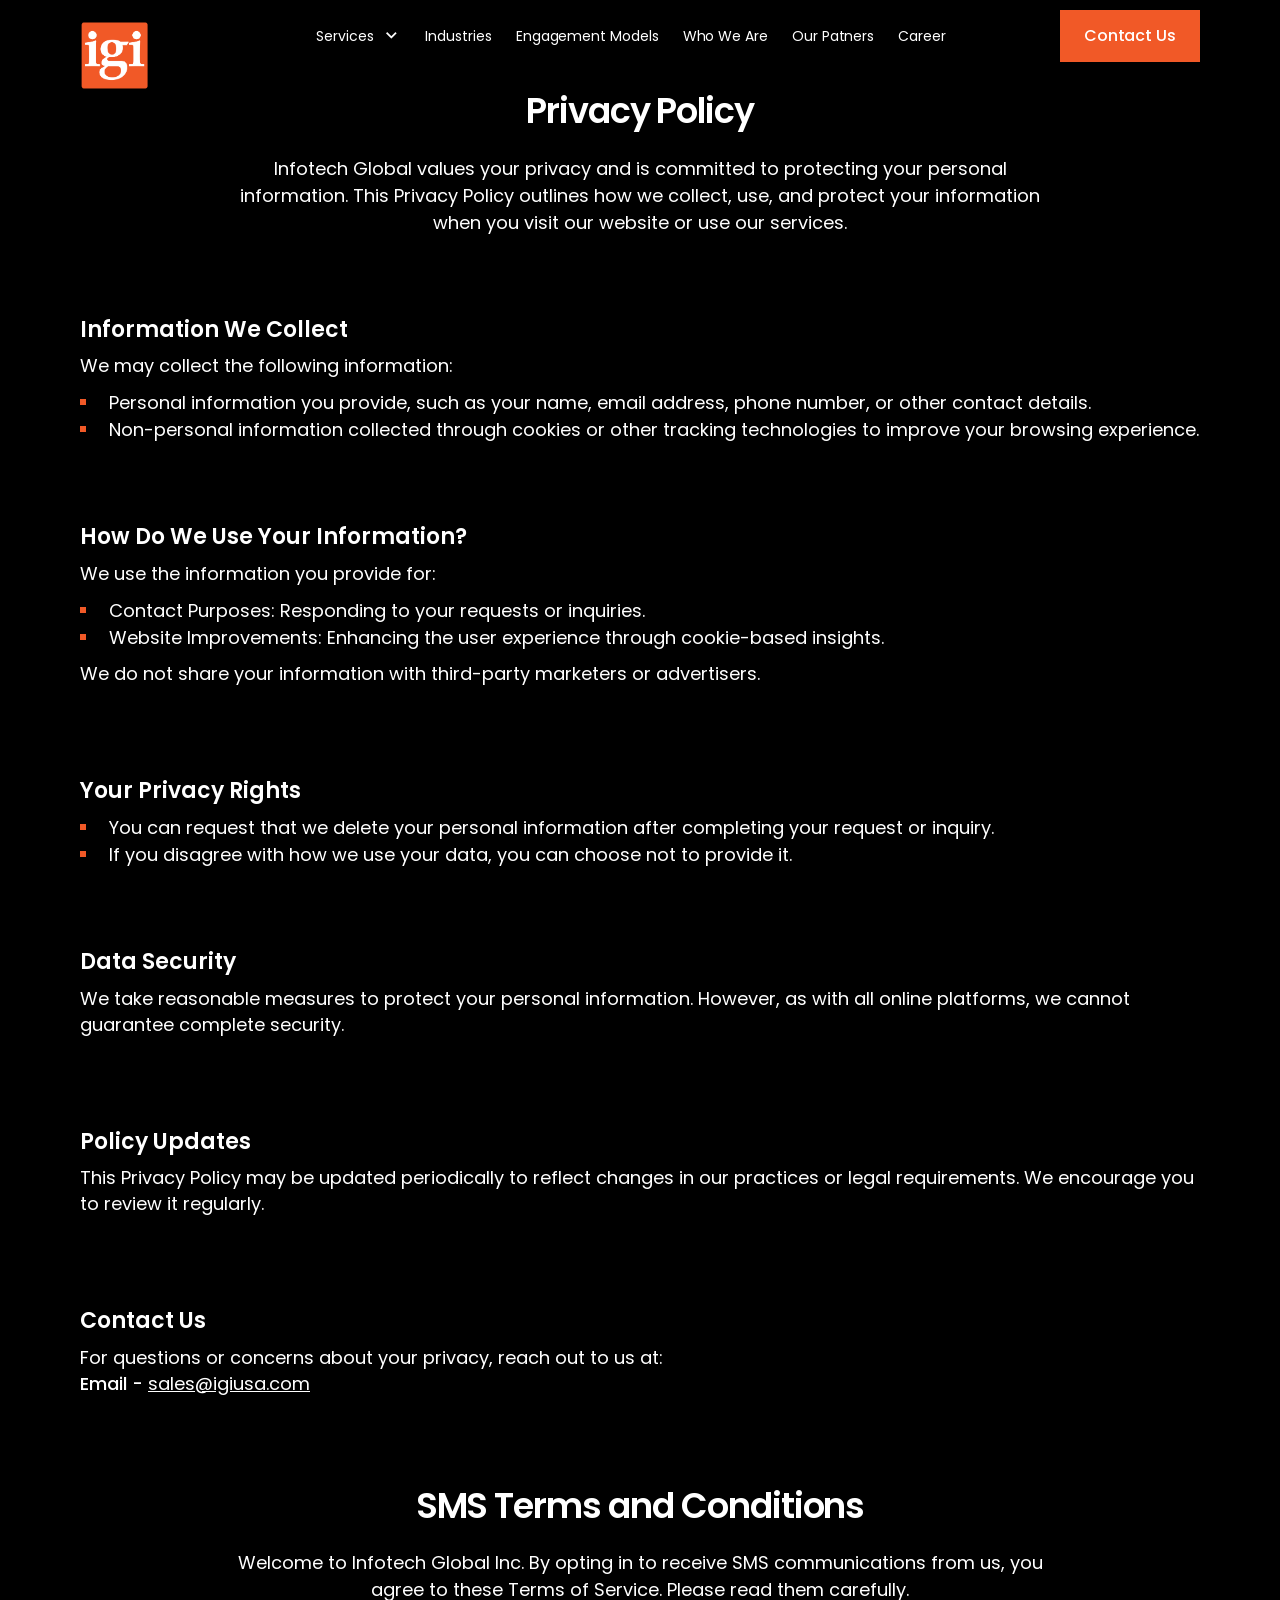
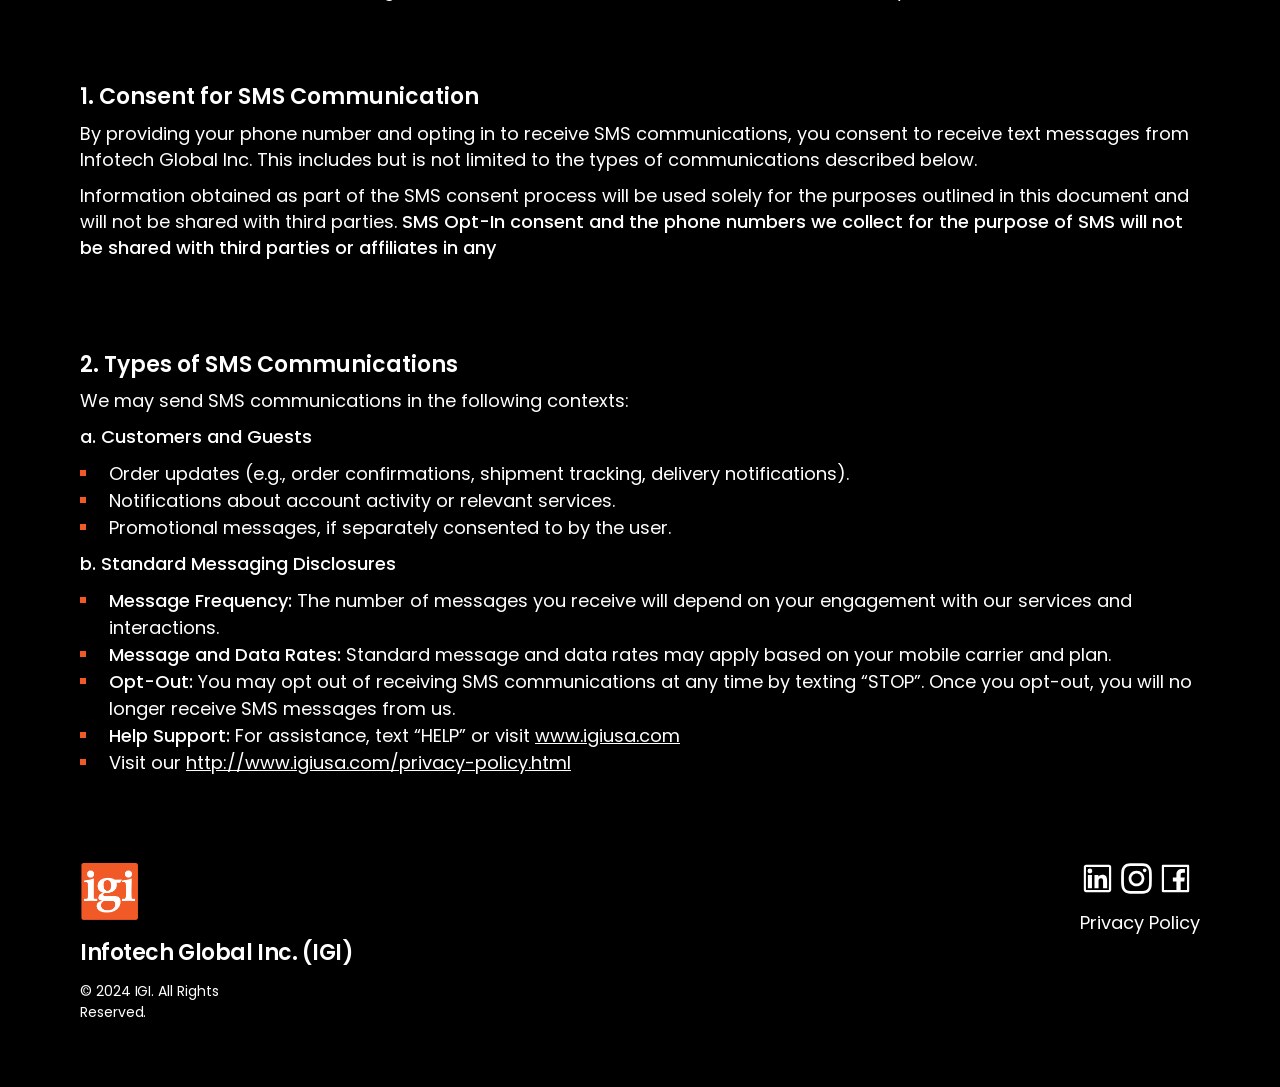
<file: privacy-policy.html>
<!DOCTYPE html>
<html lang="en-US">
  
<!-- Mirrored from www.igiusa.com/privacy-policy.html by HTTrack Website Copier/3.x [XR&CO'2014], Sun, 09 Aug 2026 22:44:37 GMT -->
<meta http-equiv="content-type" content="text/html;charset=utf-8" />
  <head>
    <meta charset="UTF-8" />
    <title>IGI | Infotech Global India</title>
    <link rel="icon" type="image/x-icon" href="img/favicon-32x32.png" />
    <meta name="template" content="rad-template" />
    <meta name="viewport" content="width=device-width, initial-scale=1" />

    <link
      rel="preload"
      as="font"
      type="font/woff2"
      crossorigin
      href="libs/clientlib-rad/resources/fonts/graphik-medium-web.woff2"
    />
    <link
      rel="preload"
      as="font"
      type="font/woff2"
      crossorigin
      href="libs/clientlib-rad/resources/fonts/graphik-regular-web.woff2"
    />

    <meta name="title" content="" />
    <meta name="description" content="" />
    <meta name="keywords" content="" />

    <meta name="robots" content="follow,index" />
    <link rel="canonical" href="index-2.html" />

    <link rel="stylesheet" href="libs/grid.css" type="text/css" />
    <link rel="stylesheet" href="libs/style.min.css" type="text/css" />
    <link rel="stylesheet" href="libs/cus_style.css" type="text/css" />
    <style>
      .privacy_policy .rad-spacing-vertical-md {
        padding-top: 20px;
      }
      .priv_policy h4 {
        margin-bottom: 10px;
      }
      .priv_policy p {
        margin: 10px 0px;
      }
      .priv_policy ul {
      }
    </style>
  </head>
  <body
    class="radicaligidesign generic page basicpage"
    id="page-f3f3debf6f"
    data-barba="wrapper"
    data-cmp-data-layer-enabled
  >
    <div class="root container responsivegrid">
      <div id="container-1309251dc9" class="cmp-container">
        <header class="customexperiencefragment experiencefragment">
          <div
            id="header"
            class="cmp-experiencefragment cmp-experiencefragment--global-header"
          >
            <div id="container-84b50968ae" class="cmp-container">
              <div class="aem-Grid aem-Grid--12 aem-Grid--default--12">
                <div
                  class="ghost aem-GridColumn aem-GridColumn--default--12"
                ></div>
                <div
                  class="globalnav aem-GridColumn aem-GridColumn--default--12"
                >
                  <!-- Global Nav -->
                  <div class="rad-global-nav" id="globalnav-b9f5a008bb">
                    <div class="rad-global-nav__wrapper">
                      <nav
                        aria-label="global"
                        class="rad-global-nav__container"
                      >
                        <div class="rad-global-nav__menu">
                          <button
                            class="rad-icon-button rad-nav-icon-button rad-global-nav__menu-open"
                            type="button"
                            aria-expanded="false"
                            aria-label="menu"
                          >
                            <div class="rad-icon-button__text">Menu</div>
                            <div class="rad-icon rad-icon__menu"></div>
                          </button>
                        </div>
                        <div class="rad-global-nav__logo">
                          <a
                            href="index-2.html"
                            class="rad-global-nav__static-logo"
                          >
                            <img src="img/logo.png" height="60px" />
                          </a>
                          <a href="index-2.html" class="cmp-logo">
                            <div class="cmp-logo__svg-wrapper">
                              <img src="img/logo.png" width="70px" />
                            </div>
                          </a>
                        </div>
                        <div class="rad-global-nav__primary-nav" role="toolbar">
                          <button
                            class="rad-icon-button rad-icon-button--primary rad-nav-icon-button rad-global-nav__menu-close"
                            type="button"
                            aria-expanded="false"
                            aria-label="close-menu"
                          >
                            <div class="rad-icon-button__text">Close Menu</div>
                            <div
                              class="rad-icon rad-icon--compact rad-icon__close"
                              aria-hidden="true"
                            ></div>
                          </button>
                          <ul class="rad-global-nav__menu-items">
                            <li class="submenu_ser">
                              <button
                                class="rad-button rad-button--ghost rad-global-nav__l1--button btn_dropdown_menu"
                                type="button"
                              >
                                <div class="rad-button__text">Services</div>
                                <div
                                  class="rad-button__icon-right rad-icon rad-icon__chevron-down rad-icon--compact"
                                ></div>
                              </button>
                              <div class="xfpage page basicpage">
                                <div
                                  id="container-ad6131fecc"
                                  class="cmp-container"
                                >
                                  <div
                                    class="aem-Grid aem-Grid--12 aem-Grid--default--12"
                                  >
                                    <div
                                      class="rad-global-nav__menu-item-content aem-GridColumn aem-GridColumn--default--12 nav_level_2"
                                    >
                                      <button
                                        class="menu-item-content__back-button rad-button rad-button--ghost"
                                      >
                                        <div
                                          class="rad-button__icon-left rad-icon rad-icon__chevron-left"
                                        ></div>
                                        <div class="rad-button__text">Back</div>
                                      </button>
                                      <div class="rad-submenu__cta-wrapper">
                                        <a
                                          href="#0"
                                          target="_self"
                                          rel=" "
                                          class="rad-submenu__cta rad-button rad-button--tertiary"
                                          data-barba-transition
                                        >
                                          <div class="rad-button__text">
                                            How we can help you
                                          </div>
                                          <div
                                            class="rad-button__icon-right rad-icon rad-icon__chevron-right rad-icon--compact"
                                            aria-hidden="true"
                                          ></div>
                                        </a>
                                      </div>
                                      <div class="rad-global-nav__submenu">
                                        <div class="l2-item">
                                          <!-- <div class="fs-26">Services</div> -->
                                          <button
                                            class="rad-global-nav__l2-button"
                                          >
                                            <a href="it-security.html"
                                              >IT Security</a
                                            >
                                          </button>
                                          <div class="l2-links" role="list">
                                            <a
                                              class="rad-global-nav__l2-link cus_nav11"
                                              href="it-security.html"
                                              >IT Security</a
                                            >
                                            <a
                                              role="listitem"
                                              class="rad-global-nav__l2-link"
                                              href="it-security.html"
                                            >
                                              Zero Trust Architecture
                                            </a>
                                            <a
                                              role="listitem"
                                              class="rad-global-nav__l2-link"
                                              href="it-security.html"
                                            >
                                              Security Operations
                                            </a>
                                            <a
                                              role="listitem"
                                              class="rad-global-nav__l2-link"
                                              href="it-security.html"
                                            >
                                              Security Assessments & Compliance
                                            </a>
                                            <a
                                              role="listitem"
                                              class="rad-global-nav__l2-link"
                                              href="it-security.html"
                                            >
                                              Strategic Roadmap & Governance
                                            </a>
                                          </div>
                                          <button
                                            class="rad-global-nav__l2-button"
                                          >
                                            <a href="cloud-architecture.html"
                                              >Cloud Architecture</a
                                            >
                                          </button>
                                          <div class="l2-links" role="list">
                                            <a
                                              class="rad-global-nav__l2-link cus_nav11"
                                              href="cloud-architecture.html"
                                              >Cloud Architecture</a
                                            >
                                            <a
                                              role="listitem"
                                              class="rad-global-nav__l2-link"
                                              href="cloud-architecture.html"
                                            >
                                              Cloud Modernization
                                            </a>
                                            <a
                                              role="listitem"
                                              class="rad-global-nav__l2-link"
                                              href="cloud-architecture.html"
                                            >
                                              Cloud Migration
                                            </a>
                                            <a
                                              role="listitem"
                                              class="rad-global-nav__l2-link"
                                              href="cloud-architecture.html"
                                            >
                                              Cloud AI Solutions
                                            </a>
                                            <a
                                              role="listitem"
                                              class="rad-global-nav__l2-link"
                                              href="cloud-architecture.html"
                                            >
                                              Cloud Suppport
                                            </a>
                                          </div>
                                        </div>

                                        <div class="l2-item">
                                          <button
                                            class="rad-global-nav__l2-button"
                                          >
                                            <a href="automation-ai.html">
                                              Automation AI
                                            </a>
                                          </button>
                                          <div class="l2-links" role="list">
                                            <a
                                              class="rad-global-nav__l2-link cus_nav11"
                                              href="automation-ai.html"
                                            >
                                              Automation AI
                                            </a>
                                            <a
                                              role="listitem"
                                              class="rad-global-nav__l2-link"
                                              href="automation-ai.html"
                                            >
                                              Data Science Machine Learning
                                            </a>
                                            <a
                                              role="listitem"
                                              class="rad-global-nav__l2-link"
                                              href="automation-ai.html"
                                            >
                                              MLOPS AND AIPOS</a
                                            >
                                            <a
                                              role="listitem"
                                              class="rad-global-nav__l2-link"
                                              href="automation-ai.html"
                                            >
                                              Generative AI
                                            </a>

                                            <a
                                              role="listitem"
                                              class="rad-global-nav__l2-link"
                                              href="automation-ai.html"
                                            >
                                              DevOps
                                            </a>
                                          </div>
                                          <button
                                            class="rad-global-nav__l2-button"
                                          >
                                            <a href="market-research.html">
                                              Market Research</a
                                            >
                                          </button>
                                          <div class="l2-links" role="list">
                                            <a
                                              class="rad-global-nav__l2-link cus_nav11"
                                              href="market-research.html"
                                            >
                                              Market Research</a
                                            >
                                            <a
                                              role="listitem"
                                              class="rad-global-nav__l2-link"
                                              href="#0"
                                            >
                                              Survey Programming
                                            </a>
                                            <a
                                              role="listitem"
                                              class="rad-global-nav__l2-link"
                                              href="#0"
                                            >
                                              Data Analysis and Reporting
                                            </a>
                                            <a
                                              role="listitem"
                                              class="rad-global-nav__l2-link"
                                              href="#0"
                                            >
                                              CATI
                                            </a>
                                            <a
                                              role="listitem"
                                              class="rad-global-nav__l2-link"
                                              href="#0"
                                            >
                                              Support Services
                                            </a>
                                          </div>
                                        </div>
                                        <div class="l2-item">
                                          <button
                                            class="rad-global-nav__l2-button"
                                          >
                                            <a
                                              href="analytics-business-intelligence.html"
                                            >
                                              Analytics & Business</a
                                            >
                                          </button>
                                          <div class="l2-links" role="list">
                                            <a
                                              class="rad-global-nav__l2-link cus_nav11"
                                              href="analytics-business-intelligence.html"
                                            >
                                              Analytics & Business
                                            </a>
                                            <a
                                              role="listitem"
                                              class="rad-global-nav__l2-link"
                                              href="analytics-business-intelligence.html"
                                            >
                                              Enterprise Reporting and
                                              Dashboards
                                            </a>
                                            <a
                                              role="listitem"
                                              class="rad-global-nav__l2-link"
                                              href="analytics-business-intelligence.html"
                                            >
                                              BI Modernization
                                            </a>
                                            <a
                                              role="listitem"
                                              class="rad-global-nav__l2-link"
                                              href="analytics-business-intelligence.html"
                                            >
                                              Analytics Integrations</a
                                            >
                                            <a
                                              role="listitem"
                                              class="rad-global-nav__l2-link"
                                              href="analytics-business-intelligence.html"
                                            >
                                              Consulting, Strategy, Engineering
                                              Roadmaps</a
                                            >
                                          </div>
                                          <button
                                            class="rad-global-nav__l2-button"
                                          >
                                            <a href="#0">
                                              Identity and Access Management</a
                                            >
                                          </button>
                                          <div class="l2-links" role="list">
                                            <a
                                              class="rad-global-nav__l2-link cus_nav11"
                                              href="#0"
                                            >
                                              Identity and Access Management
                                            </a>
                                            <a
                                              class="rad-global-nav__l2-link"
                                              href="#0"
                                            >
                                              Strengthened Authentication
                                            </a>
                                            <a
                                              role="listitem"
                                              class="rad-global-nav__l2-link"
                                              href="#0"
                                            >
                                              Identity Proofing Integration and
                                              Vendor Support
                                            </a>
                                          </div>
                                        </div>
                                        <div class="l2-item">
                                          <button
                                            class="rad-global-nav__l2-button"
                                          >
                                            <a href="#0">
                                              Application Development</a
                                            >
                                          </button>
                                          <div class="l2-links" role="list">
                                            <a
                                              role="listitem"
                                              class="rad-global-nav__l2-link cus_nav11"
                                              href="#0"
                                            >
                                              Application Development
                                            </a>
                                            <a
                                              role="listitem"
                                              class="rad-global-nav__l2-link"
                                              href="#0"
                                            >
                                              Cloud-native Architecture
                                            </a>
                                            <a
                                              role="listitem"
                                              class="rad-global-nav__l2-link"
                                              href="#0"
                                            >
                                              Highly scalable line of business
                                              app</a
                                            >
                                            <a
                                              role="listitem"
                                              class="rad-global-nav__l2-link"
                                              href="#0"
                                            >
                                              Modernization
                                            </a>
                                            <a
                                              role="listitem"
                                              class="rad-global-nav__l2-link"
                                              href="#0"
                                            >
                                              Personalized recommendations
                                            </a>
                                            <a
                                              role="listitem"
                                              class="rad-global-nav__l2-link"
                                              href="#0"
                                            >
                                              Mobile workforce Apps</a
                                            >
                                            <a
                                              role="listitem"
                                              class="rad-global-nav__l2-link"
                                              href="#0"
                                            >
                                              Virtual Assistants and Chatbots</a
                                            >
                                            <a
                                              role="listitem"
                                              class="rad-global-nav__l2-link"
                                              href="#0"
                                            >
                                              Secure DevOps</a
                                            >
                                          </div>
                                        </div>
                                      </div>
                                    </div>
                                  </div>
                                </div>
                              </div>
                            </li>

                            <li>
                              <a
                                class="rad-button rad-button--ghost rad-global-nav__l1--link"
                                href="industries.html"
                              >
                                <div class="rad-button__text">Industries</div>
                              </a>
                            </li>
                            <li>
                              <a
                                class="rad-button rad-button--ghost rad-global-nav__l1--link"
                                href="engagement-models.html"
                              >
                                <div class="rad-button__text">
                                  Engagement Models
                                </div>
                              </a>
                            </li>
                            <li>
                              <a
                                class="rad-button rad-button--ghost rad-global-nav__l1--link"
                                href="who-we-are.html"
                              >
                                <div class="rad-button__text">Who We Are</div>
                              </a>
                            </li>
                            <li>
                              <a
                                class="rad-button rad-button--ghost rad-global-nav__l1--link"
                                href="our-partner.html"
                              >
                                <div class="rad-button__text">Our Patners</div>
                              </a>
                            </li>

                            <li>
                              <a
                                class="rad-button rad-button--ghost rad-global-nav__l1--link"
                                href="career.html"
                              >
                                <div class="rad-button__text">Career</div>
                              </a>
                            </li>
                            <li class="show_device_sm">
                              <a
                                class="rad-button rad-button--ghost rad-global-nav__l1--link"
                                href="contact-us.html"
                              >
                                <div class="rad-button__text">Contact Us</div>
                              </a>
                            </li>
                          </ul>
                        </div>
                        <div class="rad-global-nav__utility-nav d-none-md">
                          <a
                            href="contact-us.html"
                            target="_self"
                            aria-label=""
                            class="rad-button rad-button--primary"
                          >
                            <div class="rad-button__text">Contact Us</div>
                          </a>
                        </div>
                      </nav>
                    </div>
                    <div class="rad-global-nav__overlay"></div>
                  </div>
                </div>
              </div>
            </div>
          </div>
        </header>
        <main class="container responsivegrid">
          <div id="main" class="cmp-container privacy_policy">
            <div
              class="herotext rad-hero-text--headline-xl rad-hero-text--center-aligned"
            >
              <div
                class="rad-hero-text rad-spacing-vertical-md"
                id="herotext-ace4bb8650"
              >
                <div class="rad-hero-text__text-content">
                  <h1 class="rad-hero-text__headline">Privacy Policy</h1>
                  <div class="rad-hero-text__subheader">
                    <p>
                      Infotech Global values your privacy and is committed to
                      protecting your personal information. This Privacy Policy
                      outlines how we collect, use, and protect your information
                      when you visit our website or use our services.
                    </p>
                  </div>
                </div>
              </div>
            </div>
            <div class="heroimage">
              <div
                class="rad-hero-image rad-spacing-vertical-md"
                id="heroimage-c124ef1e26"
              >
                <div class="cus_font priv_policy">
                  <h4 class="rad-hero-image__body">Information We Collect</h4>
                  <p>We may collect the following information:</p>
                  <ul>
                    <li>
                      Personal information you provide, such as your name, email
                      address, phone number, or other contact details.
                    </li>
                    <li>
                      Non-personal information collected through cookies or
                      other tracking technologies to improve your browsing
                      experience.
                    </li>
                  </ul>
                </div>
              </div>
            </div>
            <div class="heroimage">
              <div
                class="rad-hero-image rad-spacing-vertical-md"
                id="heroimage-c124ef1e26"
              >
                <div class="cus_font priv_policy">
                  <h4 class="rad-hero-image__body">
                    How Do We Use Your Information?
                  </h4>
                  <p>We use the information you provide for:</p>
                  <ul>
                    <li>
                      Contact Purposes: Responding to your requests or
                      inquiries.
                    </li>
                    <li>
                      Website Improvements: Enhancing the user experience
                      through cookie-based insights.
                    </li>
                  </ul>
                  <p>
                    We do not share your information with third-party marketers
                    or advertisers.
                  </p>
                </div>
              </div>
            </div>
            <div class="heroimage">
              <div
                class="rad-hero-image rad-spacing-vertical-md"
                id="heroimage-c124ef1e26"
              >
                <div class="cus_font priv_policy">
                  <h4 class="rad-hero-image__body">Your Privacy Rights</h4>
                  <ul>
                    <li>
                      You can request that we delete your personal information
                      after completing your request or inquiry.
                    </li>
                    <li>
                      If you disagree with how we use your data, you can choose
                      not to provide it.
                    </li>
                  </ul>
                </div>
              </div>
            </div>
            <div class="heroimage">
              <div
                class="rad-hero-image rad-spacing-vertical-md"
                id="heroimage-c124ef1e26"
              >
                <div class="cus_font priv_policy">
                  <h4 class="rad-hero-image__body">Data Security</h4>
                  <p>
                    We take reasonable measures to protect your personal
                    information. However, as with all online platforms, we
                    cannot guarantee complete security.
                  </p>
                </div>
              </div>
            </div>
            <div class="heroimage">
              <div
                class="rad-hero-image rad-spacing-vertical-md"
                id="heroimage-c124ef1e26"
              >
                <div class="cus_font priv_policy">
                  <h4 class="rad-hero-image__body">Policy Updates</h4>
                  <p>
                    This Privacy Policy may be updated periodically to reflect
                    changes in our practices or legal requirements. We encourage
                    you to review it regularly.
                  </p>
                </div>
              </div>
            </div>
            <div class="heroimage">
              <div
                class="rad-hero-image rad-spacing-vertical-md"
                id="heroimage-c124ef1e26"
              >
                <div class="cus_font priv_policy">
                  <h4 class="rad-hero-image__body">Contact Us</h4>
                  <p>
                    For questions or concerns about your privacy, reach out to
                    us at:<br />
                    <strong>Email - </strong
                    ><a href="mailto:sales@igiusa.com">sales@igiusa.com</a>
                  </p>
                </div>
              </div>
            </div>
            <div
              class="herotext rad-hero-text--headline-xl rad-hero-text--center-aligned"
            >
              <div
                class="rad-hero-text rad-spacing-vertical-md"
                id="herotext-ace4bb8650"
              >
                <div class="rad-hero-text__text-content">
                  <h1 class="rad-hero-text__headline">
                    SMS Terms and Conditions
                  </h1>
                  <div class="rad-hero-text__subheader">
                    <p>
                      Welcome to Infotech Global Inc. By opting in to receive
                      SMS communications from us, you agree to these Terms of
                      Service. Please read them carefully.
                    </p>
                  </div>
                </div>
              </div>
            </div>
            <div class="heroimage">
              <div
                class="rad-hero-image rad-spacing-vertical-md"
                id="heroimage-c124ef1e26"
              >
                <div class="cus_font priv_policy">
                  <h4 class="rad-hero-image__body">
                    1. Consent for SMS Communication
                  </h4>
                  <p>
                    By providing your phone number and opting in to receive SMS
                    communications, you consent to receive text messages from
                    Infotech Global Inc. This includes but is not limited to the
                    types of communications described below.
                  </p>
                  <p>
                    Information obtained as part of the SMS consent process will
                    be used solely for the purposes outlined in this document
                    and will not be shared with third parties.
                    <strong>
                      SMS Opt-In consent and the phone numbers we collect for
                      the purpose of SMS will not be shared with third parties
                      or affiliates in any
                    </strong>
                  </p>
                </div>
              </div>
            </div>
            <div class="heroimage">
              <div
                class="rad-hero-image rad-spacing-vertical-md"
                id="heroimage-c124ef1e26"
              >
                <div class="cus_font priv_policy">
                  <h4 class="rad-hero-image__body">
                    2. Types of SMS Communications
                  </h4>
                  <p>
                    We may send SMS communications in the following contexts:
                  </p>
                  <p>
                    <strong>a. Customers and Guests</strong>
                  </p>
                  <ul>
                    <li>
                      Order updates (e.g., order confirmations, shipment
                      tracking, delivery notifications).
                    </li>
                    <li>
                      Notifications about account activity or relevant services.
                    </li>
                    <li>
                      Promotional messages, if separately consented to by the
                      user.
                    </li>
                  </ul>
                  <p>
                    <strong>b. Standard Messaging Disclosures </strong>
                  </p>
                  <ul>
                    <li>
                      <strong>Message Frequency:</strong> The number of messages
                      you receive will depend on your engagement with our
                      services and interactions.
                    </li>
                    <li>
                      <strong>Message and Data Rates:</strong> Standard message
                      and data rates may apply based on your mobile carrier and
                      plan.
                    </li>
                    <li>
                      <strong>Opt-Out:</strong> You may opt out of receiving SMS
                      communications at any time by texting “STOP”. Once you
                      opt-out, you will no longer receive SMS messages from us.
                    </li>
                    <li>
                      <strong>Help Support:</strong> For assistance, text “HELP”
                      or visit
                      <a href="www.igiusa.html" target="_blank"
                        >www.igiusa.com</a
                      >
                    </li>
                    <li>
                      Visit our
                      <a
                        href="privacy-policy.html"
                        target="_blank"
                        >http://www.igiusa.com/privacy-policy.html
                      </a>
                    </li>
                  </ul>
                </div>
              </div>
            </div>
          </div>
        </main>
        <footer class="customexperiencefragment experiencefragment">
          <div
            id="footer"
            class="cmp-experiencefragment cmp-experiencefragment--global-footer"
          >
            <div id="container-8aacafa91b" class="cmp-container">
              <div class="aem-Grid aem-Grid--12 aem-Grid--default--12">
                <div
                  class="footerblock aem-GridColumn aem-GridColumn--default--12"
                >
                  <!-- /* RAD Footer Block Markup */ -->
                  <div id="footerblock-359f367321">
                    <div class="rad-footer__main">
                      <div>
                        <img
                          src="img/logo.png"
                          width="60px"
                          style="margin-bottom: 15px"
                        />
                        <h4
                          class="rad-footer__title"
                          style="margin-bottom: 15px"
                        >
                          Infotech Global Inc. (IGI)
                        </h4>

                        <p class="rad-footer__copyright">
                          &#169;
                          <span class="rad-footer__this-year">2024</span> IGI.
                          All Rights Reserved.
                        </p>
                      </div>
                      <div class="social_icon">
                        <ul>
                          <li>
                            <a
                              href="https://www.linkedin.com/company/infotech-global-inc/"
                              target="_blank"
                            >
                              <svg
                                stroke="currentColor"
                                fill="currentColor"
                                stroke-width="0"
                                viewBox="0 0 1024 1024"
                                height="1em"
                                width="1em"
                                xmlns="http://www.w3.org/2000/svg"
                              >
                                <path
                                  d="M847.7 112H176.3c-35.5 0-64.3 28.8-64.3 64.3v671.4c0 35.5 28.8 64.3 64.3 64.3h671.4c35.5 0 64.3-28.8 64.3-64.3V176.3c0-35.5-28.8-64.3-64.3-64.3zm0 736c-447.8-.1-671.7-.2-671.7-.3.1-447.8.2-671.7.3-671.7 447.8.1 671.7.2 671.7.3-.1 447.8-.2 671.7-.3 671.7zM230.6 411.9h118.7v381.8H230.6zm59.4-52.2c37.9 0 68.8-30.8 68.8-68.8a68.8 68.8 0 1 0-137.6 0c-.1 38 30.7 68.8 68.8 68.8zm252.3 245.1c0-49.8 9.5-98 71.2-98 60.8 0 61.7 56.9 61.7 101.2v185.7h118.6V584.3c0-102.8-22.2-181.9-142.3-181.9-57.7 0-96.4 31.7-112.3 61.7h-1.6v-52.2H423.7v381.8h118.6V604.8z"
                                ></path>
                              </svg>
                            </a>
                          </li>
                          <li>
                            <a
                              href="https://www.instagram.com/infotech_igi?igsh=MXU5a2ZjaTUyd3dmYg=="
                              target="_blank"
                            >
                              <svg
                                stroke="currentColor"
                                fill="currentColor"
                                stroke-width="0"
                                viewBox="0 0 448 512"
                                height="1em"
                                width="1em"
                                xmlns="http://www.w3.org/2000/svg"
                              >
                                <path
                                  d="M224.1 141c-63.6 0-114.9 51.3-114.9 114.9s51.3 114.9 114.9 114.9S339 319.5 339 255.9 287.7 141 224.1 141zm0 189.6c-41.1 0-74.7-33.5-74.7-74.7s33.5-74.7 74.7-74.7 74.7 33.5 74.7 74.7-33.6 74.7-74.7 74.7zm146.4-194.3c0 14.9-12 26.8-26.8 26.8-14.9 0-26.8-12-26.8-26.8s12-26.8 26.8-26.8 26.8 12 26.8 26.8zm76.1 27.2c-1.7-35.9-9.9-67.7-36.2-93.9-26.2-26.2-58-34.4-93.9-36.2-37-2.1-147.9-2.1-184.9 0-35.8 1.7-67.6 9.9-93.9 36.1s-34.4 58-36.2 93.9c-2.1 37-2.1 147.9 0 184.9 1.7 35.9 9.9 67.7 36.2 93.9s58 34.4 93.9 36.2c37 2.1 147.9 2.1 184.9 0 35.9-1.7 67.7-9.9 93.9-36.2 26.2-26.2 34.4-58 36.2-93.9 2.1-37 2.1-147.8 0-184.8zM398.8 388c-7.8 19.6-22.9 34.7-42.6 42.6-29.5 11.7-99.5 9-132.1 9s-102.7 2.6-132.1-9c-19.6-7.8-34.7-22.9-42.6-42.6-11.7-29.5-9-99.5-9-132.1s-2.6-102.7 9-132.1c7.8-19.6 22.9-34.7 42.6-42.6 29.5-11.7 99.5-9 132.1-9s102.7-2.6 132.1 9c19.6 7.8 34.7 22.9 42.6 42.6 11.7 29.5 9 99.5 9 132.1s2.7 102.7-9 132.1z"
                                ></path>
                              </svg>
                            </a>
                          </li>
                          <li>
                            <a
                              href="https://www.facebook.com/profile.php?id=61565009271241&amp;mibextid=ZbWKwL"
                              target="_blank"
                            >
                              <svg
                                stroke="currentColor"
                                fill="currentColor"
                                stroke-width="0"
                                viewBox="0 0 1024 1024"
                                height="1em"
                                width="1em"
                                xmlns="http://www.w3.org/2000/svg"
                              >
                                <path
                                  d="M880 112H144c-17.7 0-32 14.3-32 32v736c0 17.7 14.3 32 32 32h736c17.7 0 32-14.3 32-32V144c0-17.7-14.3-32-32-32zm-32 736H663.9V602.2h104l15.6-120.7H663.9v-77.1c0-35 9.7-58.8 59.8-58.8h63.9v-108c-11.1-1.5-49-4.8-93.2-4.8-92.2 0-155.3 56.3-155.3 159.6v89H434.9v120.7h104.3V848H176V176h672v672z"
                                ></path>
                              </svg>
                            </a>
                          </li>
                        </ul>
                        <p>
                          <a href="privacy-policy.html"> Privacy Policy</a>
                        </p>
                      </div>
                    </div>
                  </div>
                </div>
              </div>
            </div>
          </div>
        </footer>
      </div>
    </div>
    <script defer src="libs/script-ig.min.js"></script>
    <!-- customfooter -->
    <script defer src="libs/script-igi.min.js"></script>
    <script>
      // Function to check if the device is mobile
      function isMobileDevice() {
        return window.innerWidth <= 768;
      }

      // Add event listener for the dropdown button
      document
        .querySelector(".btn_dropdown_menu")
        .addEventListener("click", function () {
          if (isMobileDevice()) {
            document
              .querySelector(".submenu_ser")
              .classList.add("rad-global-nav__l1--active");
            document
              .querySelector(".nav_level_2")
              .classList.add("rad-global-nav__drawer--open");
            document.querySelector(
              ".menu-item-content__back-button"
            ).style.visibility = "visible";
          }
        });

      // Add event listener for the back button
      document
        .querySelector(".menu-item-content__back-button")
        .addEventListener("click", function () {
          document
            .querySelector(".submenu_ser")
            .classList.remove("rad-global-nav__l1--active");
          document
            .querySelector(".nav_level_2")
            .classList.remove("rad-global-nav__drawer--open");
          document.querySelector(
            ".menu-item-content__back-button"
          ).style.visibility = "hidden";
        });

      // Existing script to handle menu open/close
      document
        .querySelector(".rad-nav-icon-button")
        .addEventListener("click", function () {
          // Add the class to the element with class 'rad-global-nav'
          document
            .querySelector(".rad-global-nav")
            .classList.add("rad-global-nav--menu-open");

          // Add the class to the element with class 'basicpage'
          document
            .querySelector(".basicpage")
            .classList.add("rad-global-nav--active");

          // Add the style to the html tag
          document.documentElement.style.overflow = "hidden";
        });

      document
        .querySelector(".rad-icon__close")
        .addEventListener("click", function () {
          // Remove the class from the element with class 'rad-global-nav'
          document
            .querySelector(".rad-global-nav")
            .classList.remove("rad-global-nav--menu-open");

          // Remove the class from the element with class 'basicpage'
          document
            .querySelector(".basicpage")
            .classList.remove("rad-global-nav--active");

          // Remove the style from the html tag
          document.documentElement.style.overflow = "";
        });
    </script>
  </body>

<!-- Mirrored from www.igiusa.com/privacy-policy.html by HTTrack Website Copier/3.x [XR&CO'2014], Sun, 09 Aug 2026 22:44:37 GMT -->
</html>
</file>
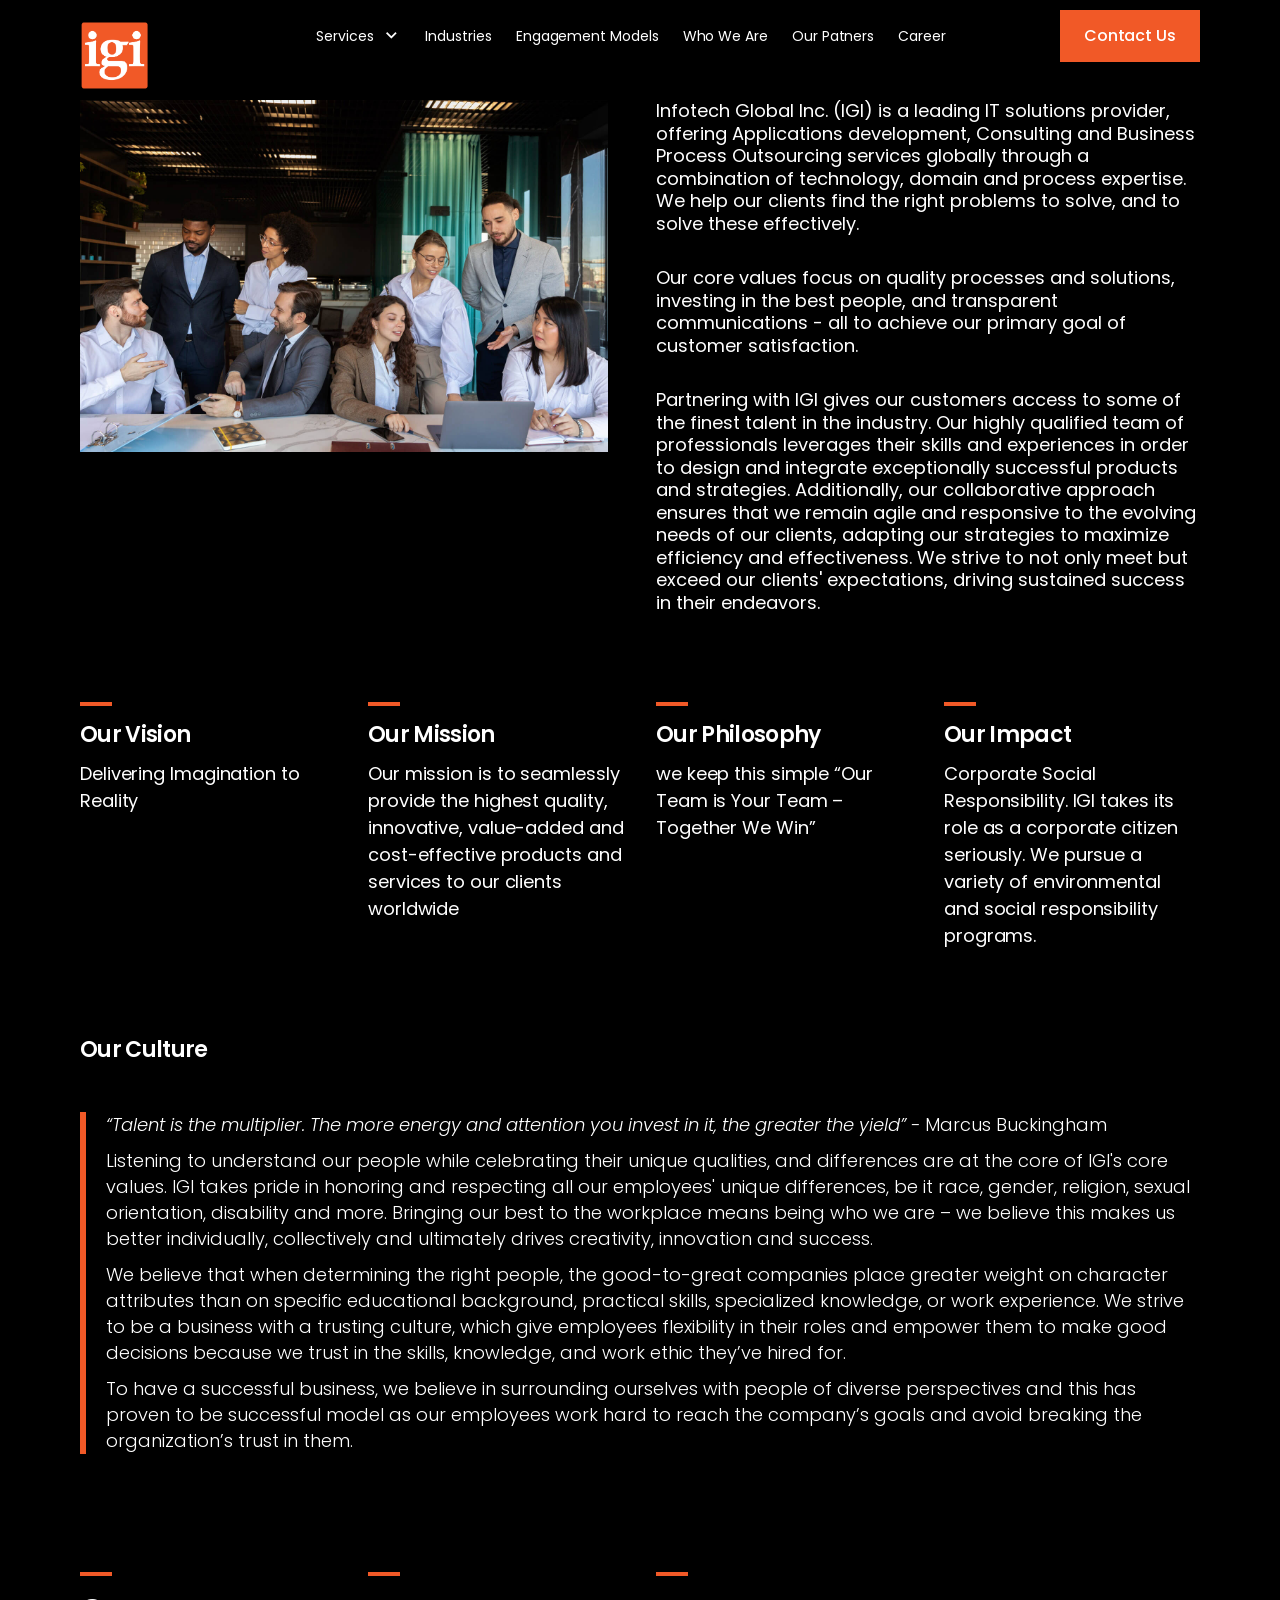
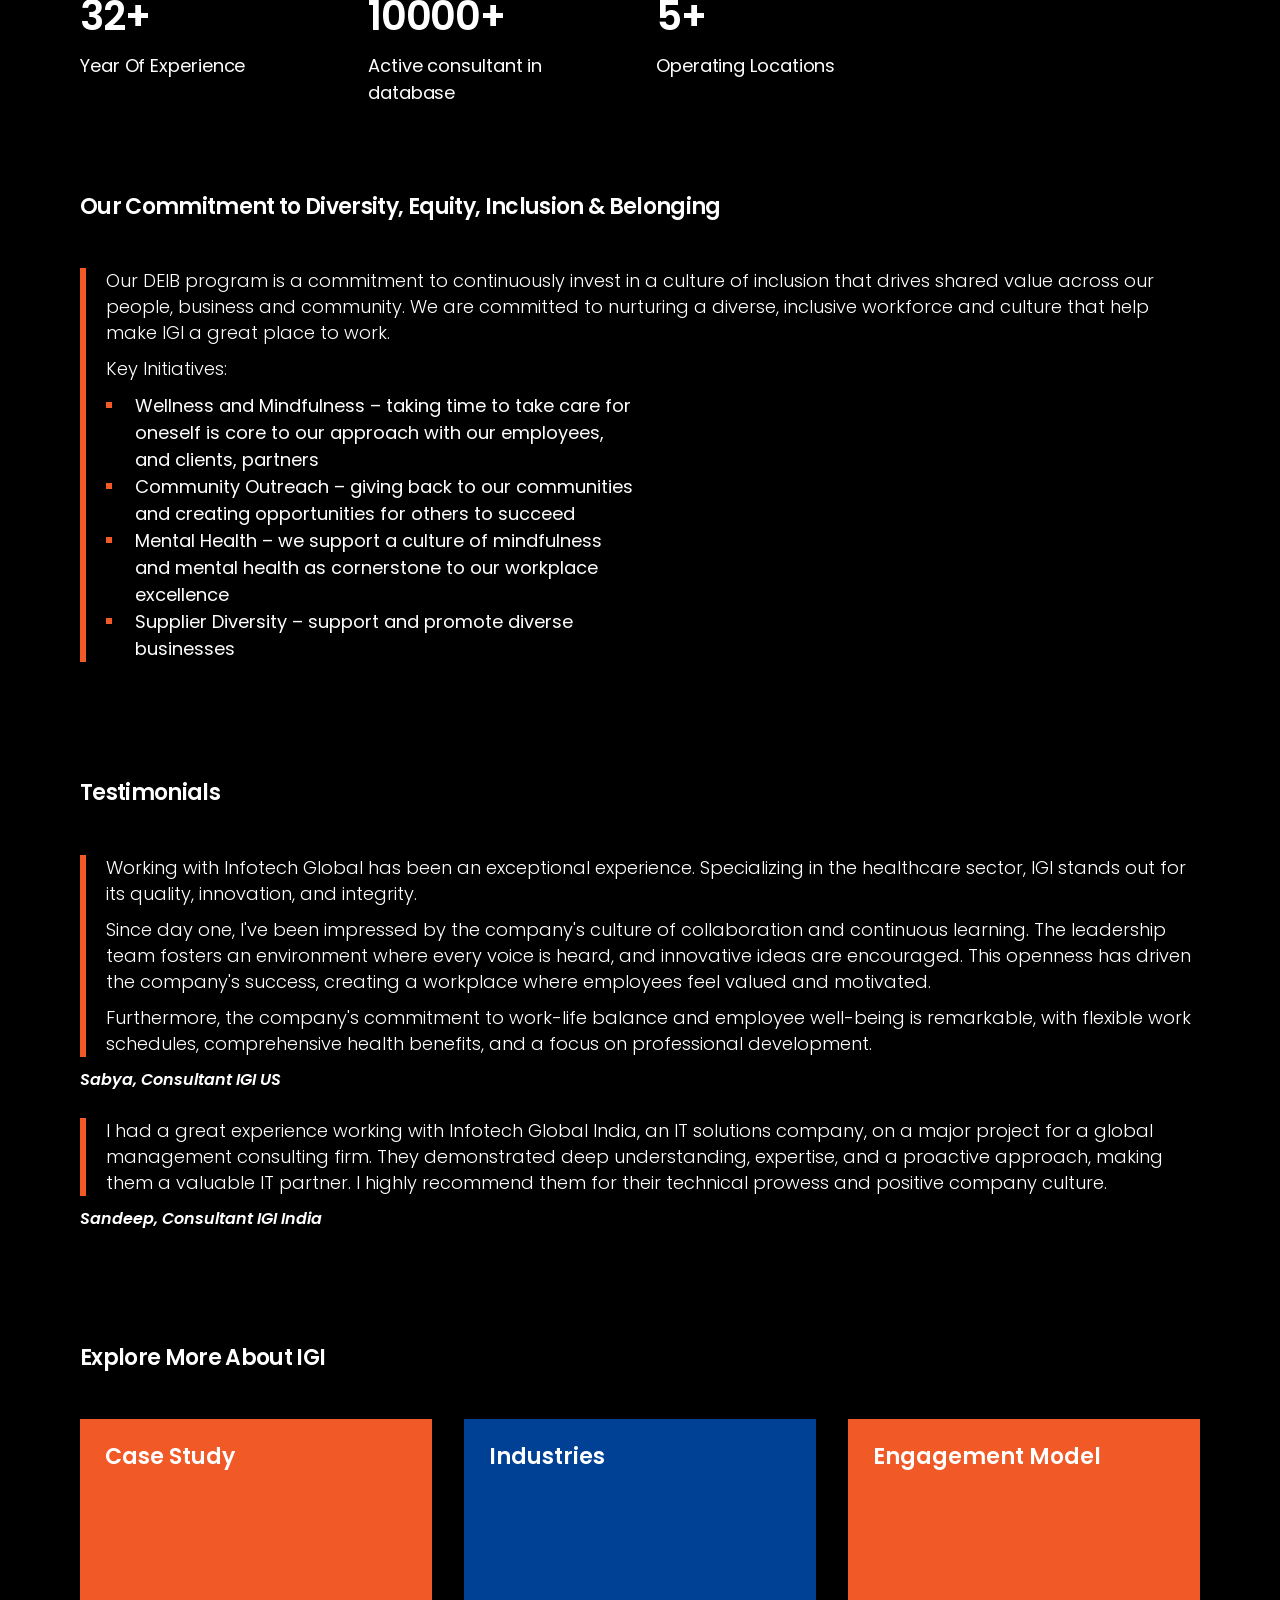
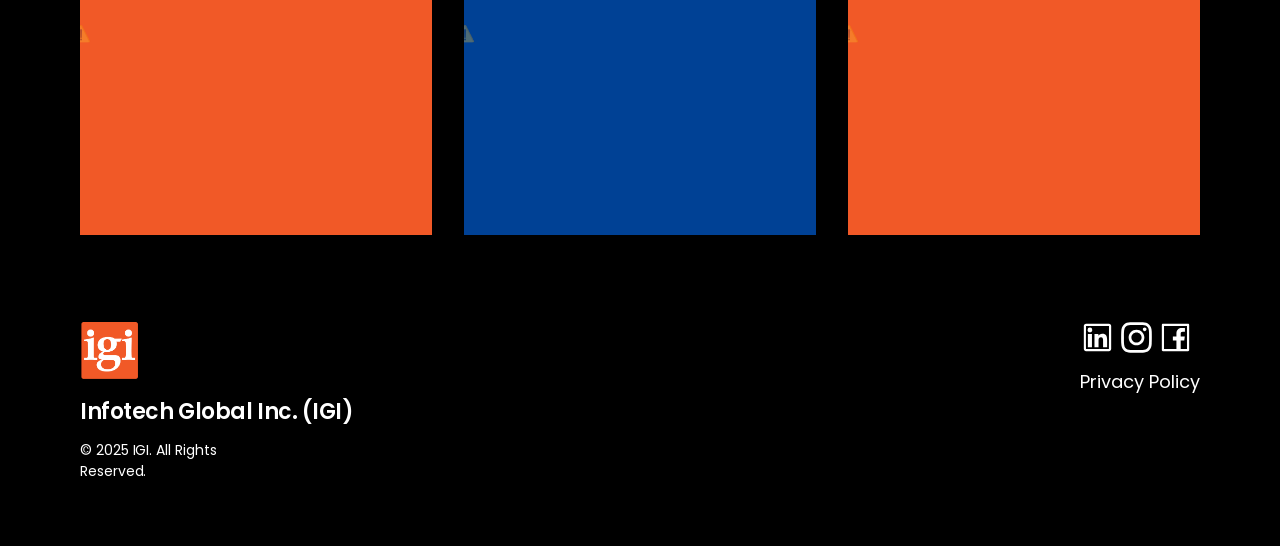
<file: who-we-are.html>
<!DOCTYPE html>
<html lang="en-US">
  
<!-- Mirrored from www.igiusa.com/who-we-are.html by HTTrack Website Copier/3.x [XR&CO'2014], Sun, 09 Aug 2026 22:44:30 GMT -->
<meta http-equiv="content-type" content="text/html;charset=utf-8" />
  <head>
    <meta charset="UTF-8" />
    <title>IGI | Infotech Global India</title>
    <link rel="icon" type="image/x-icon" href="img/favicon-32x32.png" />
    <meta name="template" content="rad-template" />
    <meta name="viewport" content="width=device-width, initial-scale=1" />

    <meta name="title" content="" />
    <meta name="description" content="" />
    <meta name="keywords" content="" />

    <meta name="robots" content="follow,index" />
    <link rel="canonical" href="index-2.html" />

    <link rel="stylesheet" href="libs/grid.css" type="text/css" />
    <link rel="stylesheet" href="libs/style.min.css" type="text/css" />
    <link rel="stylesheet" href="libs/cus_style.css" type="text/css" />
  </head>
  <body
    class="radicaligidesign generic page basicpage"
    id="page-f3f3debf6f"
    data-barba="wrapper"
    data-cmp-data-layer-enabled
  >
    <div class="root container responsivegrid">
      <div id="container-1309251dc9" class="cmp-container">
        <header class="customexperiencefragment experiencefragment">
          <div
            id="header"
            class="cmp-experiencefragment cmp-experiencefragment--global-header"
          >
            <div id="container-84b50968ae" class="cmp-container">
              <div class="aem-Grid aem-Grid--12 aem-Grid--default--12">
                <div
                  class="ghost aem-GridColumn aem-GridColumn--default--12"
                ></div>
                <div
                  class="globalnav aem-GridColumn aem-GridColumn--default--12"
                >
                  <!-- Global Nav -->
                  <div class="rad-global-nav" id="globalnav-b9f5a008bb">
                    <div class="rad-global-nav__wrapper">
                      <nav
                        aria-label="global"
                        class="rad-global-nav__container"
                      >
                        <div class="rad-global-nav__menu">
                          <button
                            class="rad-icon-button rad-nav-icon-button rad-global-nav__menu-open"
                            type="button"
                            aria-expanded="false"
                            aria-label="menu"
                          >
                            <div class="rad-icon-button__text">Menu</div>
                            <div class="rad-icon rad-icon__menu"></div>
                          </button>
                        </div>
                        <div class="rad-global-nav__logo">
                          <a
                            href="index-2.html"
                            class="rad-global-nav__static-logo"
                          >
                            <img src="img/logo.png" height="60px" />
                          </a>
                          <a href="index-2.html" class="cmp-logo">
                            <div class="cmp-logo__svg-wrapper">
                              <img src="img/logo.png" width="70px" />
                            </div>
                          </a>
                        </div>
                        <div class="rad-global-nav__primary-nav" role="toolbar">
                          <button
                            class="rad-icon-button rad-icon-button--primary rad-nav-icon-button rad-global-nav__menu-close"
                            type="button"
                            aria-expanded="false"
                            aria-label="close-menu"
                          >
                            <div class="rad-icon-button__text">Close Menu</div>
                            <div
                              class="rad-icon rad-icon--compact rad-icon__close"
                              aria-hidden="true"
                            ></div>
                          </button>
                          <ul class="rad-global-nav__menu-items">
                            <li class="submenu_ser">
                              <button
                                class="rad-button rad-button--ghost rad-global-nav__l1--button btn_dropdown_menu"
                                type="button"
                              >
                                <div class="rad-button__text">Services</div>
                                <div
                                  class="rad-button__icon-right rad-icon rad-icon__chevron-down rad-icon--compact"
                                ></div>
                              </button>
                              <div class="xfpage page basicpage">
                                <div
                                  id="container-ad6131fecc"
                                  class="cmp-container"
                                >
                                  <div
                                    class="aem-Grid aem-Grid--12 aem-Grid--default--12"
                                  >
                                    <div
                                      class="rad-global-nav__menu-item-content aem-GridColumn aem-GridColumn--default--12 nav_level_2"
                                    >
                                      <button
                                        class="menu-item-content__back-button rad-button rad-button--ghost"
                                      >
                                        <div
                                          class="rad-button__icon-left rad-icon rad-icon__chevron-left"
                                        ></div>
                                        <div class="rad-button__text">Back</div>
                                      </button>
                                      <div class="rad-submenu__cta-wrapper">
                                        <a
                                          href="#0"
                                          target="_self"
                                          rel=" "
                                          class="rad-submenu__cta rad-button rad-button--tertiary"
                                          data-barba-transition
                                        >
                                          <div class="rad-button__text">
                                            How we can help you
                                          </div>
                                          <div
                                            class="rad-button__icon-right rad-icon rad-icon__chevron-right rad-icon--compact"
                                            aria-hidden="true"
                                          ></div>
                                        </a>
                                      </div>
                                      <div class="rad-global-nav__submenu">
                                        <div class="l2-item">
                                          <!-- <div class="fs-26">Services</div> -->
                                          <button
                                            class="rad-global-nav__l2-button"
                                          >
                                            <a href="it-security.html"
                                              >IT Security</a
                                            >
                                          </button>
                                          <div class="l2-links" role="list">
                                            <a
                                              class="rad-global-nav__l2-link cus_nav11"
                                              href="it-security.html"
                                              >IT Security</a
                                            >
                                            <a
                                              role="listitem"
                                              class="rad-global-nav__l2-link"
                                              href="it-security.html"
                                            >
                                              Zero Trust Architecture
                                            </a>
                                            <a
                                              role="listitem"
                                              class="rad-global-nav__l2-link"
                                              href="it-security.html"
                                            >
                                              Security Operations
                                            </a>
                                            <a
                                              role="listitem"
                                              class="rad-global-nav__l2-link"
                                              href="it-security.html"
                                            >
                                              Security Assessments & Compliance
                                            </a>
                                            <a
                                              role="listitem"
                                              class="rad-global-nav__l2-link"
                                              href="it-security.html"
                                            >
                                              Strategic Roadmap & Governance
                                            </a>
                                          </div>
                                          <button
                                            class="rad-global-nav__l2-button"
                                          >
                                            <a href="cloud-architecture.html"
                                              >Cloud Architecture</a
                                            >
                                          </button>
                                          <div class="l2-links" role="list">
                                            <a
                                              class="rad-global-nav__l2-link cus_nav11"
                                              href="cloud-architecture.html"
                                              >Cloud Architecture</a
                                            >
                                            <a
                                              role="listitem"
                                              class="rad-global-nav__l2-link"
                                              href="cloud-architecture.html"
                                            >
                                              Cloud Modernization
                                            </a>
                                            <a
                                              role="listitem"
                                              class="rad-global-nav__l2-link"
                                              href="cloud-architecture.html"
                                            >
                                              Cloud Migration
                                            </a>
                                            <a
                                              role="listitem"
                                              class="rad-global-nav__l2-link"
                                              href="cloud-architecture.html"
                                            >
                                              Cloud AI Solutions
                                            </a>
                                            <a
                                              role="listitem"
                                              class="rad-global-nav__l2-link"
                                              href="cloud-architecture.html"
                                            >
                                              Cloud Suppport
                                            </a>
                                          </div>
                                        </div>

                                        <div class="l2-item">
                                          <button
                                            class="rad-global-nav__l2-button"
                                          >
                                            <a href="automation-ai.html">
                                              Automation AI
                                            </a>
                                          </button>
                                          <div class="l2-links" role="list">
                                            <a
                                              class="rad-global-nav__l2-link cus_nav11"
                                              href="automation-ai.html"
                                            >
                                              Automation AI
                                            </a>
                                            <a
                                              role="listitem"
                                              class="rad-global-nav__l2-link"
                                              href="automation-ai.html"
                                            >
                                              Data Science Machine Learning
                                            </a>
                                            <a
                                              role="listitem"
                                              class="rad-global-nav__l2-link"
                                              href="automation-ai.html"
                                            >
                                              MLOPS AND AIPOS</a
                                            >
                                            <a
                                              role="listitem"
                                              class="rad-global-nav__l2-link"
                                              href="automation-ai.html"
                                            >
                                              Generative AI
                                            </a>

                                            <a
                                              role="listitem"
                                              class="rad-global-nav__l2-link"
                                              href="automation-ai.html"
                                            >
                                              DevOps
                                            </a>
                                          </div>
                                          <button
                                            class="rad-global-nav__l2-button"
                                          >
                                            <a href="market-research.html">
                                              Market Research</a
                                            >
                                          </button>
                                          <div class="l2-links" role="list">
                                            <a
                                              class="rad-global-nav__l2-link cus_nav11"
                                              href="market-research.html"
                                            >
                                              Market Research</a
                                            >
                                            <a
                                              role="listitem"
                                              class="rad-global-nav__l2-link"
                                              href="#0"
                                            >
                                              Survey Programming
                                            </a>
                                            <a
                                              role="listitem"
                                              class="rad-global-nav__l2-link"
                                              href="#0"
                                            >
                                              Data Analysis and Reporting
                                            </a>
                                            <a
                                              role="listitem"
                                              class="rad-global-nav__l2-link"
                                              href="#0"
                                            >
                                              CATI
                                            </a>
                                            <a
                                              role="listitem"
                                              class="rad-global-nav__l2-link"
                                              href="#0"
                                            >
                                              Support Services
                                            </a>
                                          </div>
                                        </div>
                                        <div class="l2-item">
                                          <button
                                            class="rad-global-nav__l2-button"
                                          >
                                            <a
                                              href="analytics-business-intelligence.html"
                                            >
                                              Analytics & Business</a
                                            >
                                          </button>
                                          <div class="l2-links" role="list">
                                            <a
                                              class="rad-global-nav__l2-link cus_nav11"
                                              href="analytics-business-intelligence.html"
                                            >
                                              Analytics & Business
                                            </a>
                                            <a
                                              role="listitem"
                                              class="rad-global-nav__l2-link"
                                              href="analytics-business-intelligence.html"
                                            >
                                              Enterprise Reporting and
                                              Dashboards
                                            </a>
                                            <a
                                              role="listitem"
                                              class="rad-global-nav__l2-link"
                                              href="analytics-business-intelligence.html"
                                            >
                                              BI Modernization
                                            </a>
                                            <a
                                              role="listitem"
                                              class="rad-global-nav__l2-link"
                                              href="analytics-business-intelligence.html"
                                            >
                                              Analytics Integrations</a
                                            >
                                            <a
                                              role="listitem"
                                              class="rad-global-nav__l2-link"
                                              href="analytics-business-intelligence.html"
                                            >
                                              Consulting, Strategy, Engineering
                                              Roadmaps</a
                                            >
                                          </div>
                                          <button
                                            class="rad-global-nav__l2-button"
                                          >
                                            <a href="#0">
                                              Identity and Access Management</a
                                            >
                                          </button>
                                          <div class="l2-links" role="list">
                                            <a
                                              class="rad-global-nav__l2-link cus_nav11"
                                              href="#0"
                                            >
                                              Identity and Access Management
                                            </a>
                                            <a
                                              class="rad-global-nav__l2-link"
                                              href="#0"
                                            >
                                              Strengthened Authentication
                                            </a>
                                            <a
                                              role="listitem"
                                              class="rad-global-nav__l2-link"
                                              href="#0"
                                            >
                                              Identity Proofing Integration and
                                              Vendor Support
                                            </a>
                                          </div>
                                        </div>
                                        <div class="l2-item">
                                          <button
                                            class="rad-global-nav__l2-button"
                                          >
                                            <a href="#0">
                                              Application Development</a
                                            >
                                          </button>
                                          <div class="l2-links" role="list">
                                            <a
                                              role="listitem"
                                              class="rad-global-nav__l2-link cus_nav11"
                                              href="#0"
                                            >
                                              Application Development
                                            </a>
                                            <a
                                              role="listitem"
                                              class="rad-global-nav__l2-link"
                                              href="#0"
                                            >
                                              Cloud-native Architecture
                                            </a>
                                            <a
                                              role="listitem"
                                              class="rad-global-nav__l2-link"
                                              href="#0"
                                            >
                                              Highly scalable line of business
                                              app</a
                                            >
                                            <a
                                              role="listitem"
                                              class="rad-global-nav__l2-link"
                                              href="#0"
                                            >
                                              Modernization
                                            </a>
                                            <a
                                              role="listitem"
                                              class="rad-global-nav__l2-link"
                                              href="#0"
                                            >
                                              Personalized recommendations
                                            </a>
                                            <a
                                              role="listitem"
                                              class="rad-global-nav__l2-link"
                                              href="#0"
                                            >
                                              Mobile workforce Apps</a
                                            >
                                            <a
                                              role="listitem"
                                              class="rad-global-nav__l2-link"
                                              href="#0"
                                            >
                                              Virtual Assistants and Chatbots</a
                                            >
                                            <a
                                              role="listitem"
                                              class="rad-global-nav__l2-link"
                                              href="#0"
                                            >
                                              Secure DevOps</a
                                            >
                                          </div>
                                        </div>
                                      </div>
                                    </div>
                                  </div>
                                </div>
                              </div>
                            </li>

                            <li>
                              <a
                                class="rad-button rad-button--ghost rad-global-nav__l1--link"
                                href="industries.html"
                              >
                                <div class="rad-button__text">Industries</div>
                              </a>
                            </li>
                            <li>
                              <a
                                class="rad-button rad-button--ghost rad-global-nav__l1--link"
                                href="engagement-models.html"
                              >
                                <div class="rad-button__text">
                                  Engagement Models
                                </div>
                              </a>
                            </li>
                            <li>
                              <a
                                class="rad-button rad-button--ghost rad-global-nav__l1--link"
                                href="who-we-are.html"
                              >
                                <div class="rad-button__text">Who We Are</div>
                              </a>
                            </li>
                            <li>
                              <a
                                class="rad-button rad-button--ghost rad-global-nav__l1--link"
                                href="our-partner.html"
                              >
                                <div class="rad-button__text">Our Patners</div>
                              </a>
                            </li>

                            <li>
                              <a
                                class="rad-button rad-button--ghost rad-global-nav__l1--link"
                                href="career.html"
                              >
                                <div class="rad-button__text">Career</div>
                              </a>
                            </li>
                            <li class="show_device_sm">
                              <a
                                class="rad-button rad-button--ghost rad-global-nav__l1--link"
                                href="contact-us.html"
                              >
                                <div class="rad-button__text">Contact Us</div>
                              </a>
                            </li>
                          </ul>
                        </div>
                        <div class="rad-global-nav__utility-nav d-none-md">
                          <a
                            href="contact-us.html"
                            target="_self"
                            aria-label=""
                            class="rad-button rad-button--primary"
                          >
                            <div class="rad-button__text">Contact Us</div>
                          </a>
                        </div>
                      </nav>
                    </div>
                    <div class="rad-global-nav__overlay"></div>
                  </div>
                </div>
              </div>
            </div>
          </div>
        </header>
        <main class="container responsivegrid">
          <div id="main" data-barba="container" class="cmp-container">
            <div class="heroimage">
              <div
                class="rad-hero-image rad-spacing-vertical-md"
                id="heroimage-c124ef1e26"
              >
                <div class="rad-hero-image__photo">
                  <div
                    data-cmp-is="image"
                    data-cmp-src="img/about/1.jpg"
                    class="cmp-image"
                  >
                    <noscript data-cmp-hook-image="noscript">
                      <img
                        src="img/about/1.jpg"
                        class="cmp-image__image"
                        itemprop="contentUrl"
                        data-cmp-hook-image="image"
                        alt
                      />
                    </noscript>
                  </div>
                </div>
                <div class="rad-hero-image__content">
                  <p class="rad-hero-image__body fs-18 fw-400">
                    Infotech Global Inc. (IGI) is a leading IT solutions
                    provider, offering Applications development, Consulting and
                    Business Process Outsourcing services globally through a
                    combination of technology, domain and process expertise. We
                    help our clients find the right problems to solve, and to
                    solve these effectively.
                  </p>
                  <p class="rad-hero-image__body fs-18 fw-400">
                    Our core values focus on quality processes and solutions,
                    investing in the best people, and transparent communications
                    - all to achieve our primary goal of customer satisfaction.
                  </p>
                  <p class="rad-hero-image__body fs-18 fw-400">
                    Partnering with IGI gives our customers access to some of
                    the finest talent in the industry. Our highly qualified team
                    of professionals leverages their skills and experiences in
                    order to design and integrate exceptionally successful
                    products and strategies. Additionally, our collaborative
                    approach ensures that we remain agile and responsive to the
                    evolving needs of our clients, adapting our strategies to
                    maximize efficiency and effectiveness. We strive to not only
                    meet but exceed our clients' expectations, driving sustained
                    success in their endeavors.
                  </p>
                </div>
              </div>
            </div>

            <div class="statstakeaway">
              <!-- Stats Takeaway -->
              <div id="block-utilities-now">
                <div class="rad-absorb-stats rad-spacing-vertical-md">
                  <!-- <h3 class="rad-absorb-stats__title">Who We Are</h3> -->
                  <div
                    class="rad-absorb-stats__cards-container custom_font_card who_we_are"
                  >
                    <div class="rad-absorb-stats__card">
                      <div class="rad-absorb-stats__card-text">
                        <h4 class="rad-absorb-stats__card-stat">Our Vision</h4>
                        <div class="rad-absorb-stats__card-detail">
                          <p>Delivering Imagination to Reality</p>
                        </div>
                      </div>
                    </div>

                    <div class="rad-absorb-stats__card">
                      <div class="rad-absorb-stats__card-text">
                        <h4 class="rad-absorb-stats__card-stat">Our Mission</h4>
                        <div class="rad-absorb-stats__card-detail">
                          <p>
                            Our mission is to seamlessly provide the highest
                            quality, innovative, value-added and cost-effective
                            products and services to our clients worldwide
                          </p>
                        </div>
                      </div>
                    </div>

                    <div class="rad-absorb-stats__card">
                      <div class="rad-absorb-stats__card-text">
                        <h4 class="rad-absorb-stats__card-stat">
                          Our Philosophy
                        </h4>
                        <div class="rad-absorb-stats__card-detail">
                          <p>
                            we keep this simple “Our Team is Your Team –
                            Together We Win”
                          </p>
                        </div>
                      </div>
                    </div>

                    <div class="rad-absorb-stats__card">
                      <div class="rad-absorb-stats__card-text">
                        <h4 class="rad-absorb-stats__card-stat">Our Impact</h4>
                        <div class="rad-absorb-stats__card-detail">
                          <p>
                            Corporate Social Responsibility. IGI takes its role
                            as a corporate citizen seriously. We pursue a
                            variety of environmental and social responsibility
                            programs.
                          </p>
                        </div>
                      </div>
                    </div>
                  </div>
                </div>
              </div>
            </div>
            <div class="floatingcardblock">
              <div
                class="rad-awards-grid rad-spacing-vertical-md"
                id="block-were-recognized-for-the-value-we-create-together"
              >
                <div class="rad-awards-grid__heading-and-cta">
                  <h2 class="rad-awards-grid__heading">Our Culture</h2>
                </div>
                <div class="testimo">
                  <div class="testimo_content cus_about">
                    <p>
                      <em
                        >“Talent is the multiplier. The more energy and
                        attention you invest in it, the greater the yield” - </em
                      >Marcus Buckingham
                    </p>
                    <p>
                      Listening to understand our people while celebrating their
                      unique qualities, and differences are at the core of IGI's
                      core values. IGI takes pride in honoring and respecting
                      all our employees' unique differences, be it race, gender,
                      religion, sexual orientation, disability and more.
                      Bringing our best to the workplace means being who we are
                      – we believe this makes us better individually,
                      collectively and ultimately drives creativity, innovation
                      and success.
                    </p>
                    <p>
                      We believe that when determining the right people, the
                      good-to-great companies place greater weight on character
                      attributes than on specific educational background,
                      practical skills, specialized knowledge, or work
                      experience. We strive to be a business with a trusting
                      culture, which give employees flexibility in their roles
                      and empower them to make good decisions because we trust
                      in the skills, knowledge, and work ethic they’ve hired
                      for.
                    </p>
                    <p>
                      To have a successful business, we believe in surrounding
                      ourselves with people of diverse perspectives and this has
                      proven to be successful model as our employees work hard
                      to reach the company’s goals and avoid breaking the
                      organization’s trust in them.
                    </p>
                  </div>
                </div>
              </div>
            </div>
            <div class="statstakeaway cus_number">
              <!-- Stats Takeaway -->
              <div
                id="statstakeaway-cd0643e370"
                data-cmp-data-layer="{&#34;statstakeaway-cd0643e370&#34;:{&#34;@type&#34;:&#34;cio-sites/components/rad/statstakeaway&#34;,&#34;analytics-module-name&#34;:&#34;statstakeaway-1&#34;,&#34;analytics-template-zone&#34;:&#34;block-backed-by-a-global-organization-who-can-bring-scale&#34;}}"
              >
                <div class="rad-absorb-stats rad-spacing-vertical-md">
                  <div class="rad-absorb-stats__cards-container">
                    <div class="rad-absorb-stats__card">
                      <div class="rad-absorb-stats__card-text">
                        <h4 class="rad-absorb-stats__card-stat">32+</h4>
                        <div class="rad-absorb-stats__card-detail">
                          <p>Year Of Experience</p>
                        </div>
                      </div>
                    </div>
                    <div class="rad-absorb-stats__card">
                      <div class="rad-absorb-stats__card-text">
                        <h4 class="rad-absorb-stats__card-stat">10000+</h4>
                        <div class="rad-absorb-stats__card-detail">
                          <p>Active consultant in database</p>
                        </div>
                      </div>
                    </div>
                    <div class="rad-absorb-stats__card">
                      <div class="rad-absorb-stats__card-text">
                        <h4 class="rad-absorb-stats__card-stat">5+</h4>
                        <div class="rad-absorb-stats__card-detail">
                          <p>Operating Locations</p>
                        </div>
                      </div>
                    </div>
                  </div>
                </div>
              </div>
            </div>

            <div class="floatingcardblock">
              <div
                class="rad-awards-grid rad-spacing-vertical-md"
                id="block-were-recognized-for-the-value-we-create-together"
              >
                <div class="rad-awards-grid__heading-and-cta">
                  <h2 class="rad-awards-grid__heading">
                    Our Commitment to Diversity, Equity, Inclusion & Belonging
                  </h2>
                </div>
                <div class="testimo">
                  <div class="testimo_content cus_about">
                    <p>
                      Our DEIB program is a commitment to continuously invest in
                      a culture of inclusion that drives shared value across our
                      people, business and community. We are committed to
                      nurturing a diverse, inclusive workforce and culture that
                      help make IGI a great place to work.
                    </p>
                    <p>Key Initiatives:</p>
                    <div class="rad-hero-image__content cus_font">
                      <ul>
                        <li>
                          Wellness and Mindfulness – taking time to take care
                          for oneself is core to our approach with our
                          employees, and clients, partners
                        </li>
                        <li>
                          Community Outreach – giving back to our communities
                          and creating opportunities for others to succeed
                        </li>
                        <li>
                          Mental Health – we support a culture of mindfulness
                          and mental health as cornerstone to our workplace
                          excellence
                        </li>
                        <li>
                          Supplier Diversity – support and promote diverse
                          businesses
                        </li>
                      </ul>
                    </div>
                  </div>
                </div>
              </div>
            </div>

            <div class="floatingcardblock">
              <div
                class="rad-awards-grid rad-spacing-vertical-md"
                id="block-were-recognized-for-the-value-we-create-together"
              >
                <div class="rad-awards-grid__heading-and-cta">
                  <h2 class="rad-awards-grid__heading">Testimonials</h2>
                </div>
                <div class="testimo">
                  <div class="testimo_content">
                    <p>
                      Working with Infotech Global has been an exceptional
                      experience. Specializing in the healthcare sector, IGI
                      stands out for its quality, innovation, and integrity.
                    </p>
                    <p>
                      Since day one, I've been impressed by the company's
                      culture of collaboration and continuous learning. The
                      leadership team fosters an environment where every voice
                      is heard, and innovative ideas are encouraged. This
                      openness has driven the company's success, creating a
                      workplace where employees feel valued and motivated.
                    </p>
                    <p>
                      Furthermore, the company's commitment to work-life balance
                      and employee well-being is remarkable, with flexible work
                      schedules, comprehensive health benefits, and a focus on
                      professional development.
                    </p>
                  </div>
                  <h3>Sabya, Consultant IGI US</h3>
                </div>
                <div class="testimo">
                  <div class="testimo_content">
                    <p>
                      I had a great experience working with Infotech Global
                      India, an IT solutions company, on a major project for a
                      global management consulting firm. They demonstrated deep
                      understanding, expertise, and a proactive approach, making
                      them a valuable IT partner. I highly recommend them for
                      their technical prowess and positive company culture.
                    </p>
                  </div>
                  <h3>Sandeep, Consultant IGI India</h3>
                </div>
              </div>
            </div>
            <div class="floatingcardblock">
              <div
                class="rad-awards-grid rad-spacing-vertical-md"
                id="block-were-recognized-for-the-value-we-create-together"
              >
                <div class="rad-awards-grid__heading-and-cta">
                  <h2 class="rad-awards-grid__heading">
                    Explore More About IGI
                  </h2>
                </div>
                <div class="rad-awards-grid__grid">
                  <div class="cmp-floating-awards-card">
                    <div
                      id="floatingawardcards-31f3a1a60e"
                      class="rad-awards-card rad-awards-card--purple"
                      data-hover-delay="300"
                    >
                      <button
                        class="rad-awards-card__toggle"
                        onclick="location.href = 'case-study.html';"
                      >
                        Case Study
                      </button>
                      <div class="rad-awards-card__cover">
                        <div class="rad-awards-card__motion-bg">
                          <lottie-player
                            preserveAspectRatio="xMidYMid slice"
                            aria-hidden="true"
                            class="rad-awards-card__lp"
                            src="#"
                          ></lottie-player>
                        </div>
                        <h3 class="rad-awards-card__title">Case Study</h3>
                        <a
                          href="case-study.html"
                          target="_self"
                          class="show_who_we_btn"
                        >
                          <div class="rad-button__text"></div>
                        </a>
                      </div>
                      <div class="rad-awards-card__detail">
                        <div class="rad-awards-card__description">
                          <div class="rad-awards-card__rte">
                            <p>
                              We delve into real-world examples to understand
                              the challenges they face, the solutions they
                              implement, and the results they achieve. This
                              analysis offers valuable insights into the
                              dynamics of the IT industry, highlighting best
                              practices and lessons learned from top-performing
                              companies.
                            </p>
                          </div>
                        </div>
                        <a
                          href="case-study.html"
                          target="_self"
                          class="rad-button rad-button--ghost"
                        >
                          <div class="rad-button__text">Learn more</div>
                          <div
                            class="rad-button__icon-right rad-icon rad-icon__chevron-right rad-icon--compact"
                            aria-hidden="true"
                          ></div>
                        </a>
                      </div>
                    </div>
                  </div>
                  <div class="cmp-floating-awards-card">
                    <div
                      id="floatingawardcards-2ca7211643"
                      class="rad-awards-card rad-awards-card--blue"
                      data-hover-delay="300"
                    >
                      <button
                        class="rad-awards-card__toggle"
                        onclick="location.href = 'industries.html';"
                      >
                        Industries
                      </button>
                      <div class="rad-awards-card__cover">
                        <div class="rad-awards-card__motion-bg">
                          <lottie-player
                            preserveAspectRatio="xMidYMid slice"
                            aria-hidden="true"
                            class="rad-awards-card__lp"
                            src="#"
                          ></lottie-player>
                        </div>
                        <h3 class="rad-awards-card__title">Industries</h3>
                        <a
                          href="industries.html"
                          target="_self"
                          class="show_who_we_btn"
                        >
                          <div class="rad-button__text"></div>
                        </a>
                      </div>
                      <div class="rad-awards-card__detail">
                        <div class="rad-awards-card__description">
                          <div class="rad-awards-card__rte">
                            <p>
                              We showcase our specialized expertise in key
                              sectors such as Banking and Financial Services,
                              Healthcare/Life Sciences, Telecom, and Automobile.
                              Dive into our comprehensive solutions tailored for
                              each industry and explore our track record of
                              successful projects and impactful outcomes.
                            </p>
                          </div>
                        </div>
                        <a
                          href="industries.html"
                          target="_self"
                          class="rad-button rad-button--ghost"
                        >
                          <div class="rad-button__text">Learn more</div>
                          <div
                            class="rad-button__icon-right rad-icon rad-icon__chevron-right rad-icon--compact"
                            aria-hidden="true"
                          ></div>
                        </a>
                      </div>
                    </div>
                  </div>
                  <div class="cmp-floating-awards-card">
                    <div
                      id="floatingawardcards-a9d26c84b4"
                      class="rad-awards-card rad-awards-card--purple"
                      data-hover-delay="300"
                    >
                      <button
                        class="rad-awards-card__toggle"
                        onclick="location.href = 'engagement-models.html';"
                      >
                        Engagement Model
                      </button>
                      <div class="rad-awards-card__cover">
                        <div class="rad-awards-card__motion-bg">
                          <lottie-player
                            preserveAspectRatio="xMidYMid slice"
                            aria-hidden="true"
                            class="rad-awards-card__lp"
                            src="#"
                          ></lottie-player>
                        </div>
                        <h3 class="rad-awards-card__title">Engagement Model</h3>
                        <a
                          href="engagement-models.html"
                          target="_self"
                          class="show_who_we_btn"
                        >
                          <div class="rad-button__text"></div>
                        </a>
                      </div>
                      <div class="rad-awards-card__detail">
                        <div class="rad-awards-card__description">
                          <div class="rad-awards-card__rte">
                            <p>
                              Provide more capability to your company end-users
                              Allow in-house IT to focus on more strategic IT
                              programs Free your team to focus on your
                              business's core competencies
                            </p>
                          </div>
                        </div>
                        <a
                          href="engagement-models.html"
                          target="_blank"
                          class="rad-button rad-button--ghost"
                          rel="noopener noreferrer"
                        >
                          <div class="rad-button__text">Learn more</div>
                          <div
                            class="rad-button__icon-right rad-icon rad-icon__chevron-right rad-icon--compact"
                            aria-hidden="true"
                          ></div>
                        </a>
                      </div>
                    </div>
                  </div>
                </div>
              </div>
            </div>
          </div>
        </main>
        <footer class="customexperiencefragment experiencefragment">
          <div
            id="footer"
            class="cmp-experiencefragment cmp-experiencefragment--global-footer"
          >
            <div id="container-8aacafa91b" class="cmp-container">
              <div class="aem-Grid aem-Grid--12 aem-Grid--default--12">
                <div
                  class="footerblock aem-GridColumn aem-GridColumn--default--12"
                >
                  <!-- /* RAD Footer Block Markup */ -->
                  <div id="footerblock-359f367321">
                    <div class="rad-footer__main">
                      <div>
                        <img
                          src="img/logo.png"
                          width="60px"
                          style="margin-bottom: 15px"
                        />
                        <h4
                          class="rad-footer__title"
                          style="margin-bottom: 15px"
                        >
                          Infotech Global Inc. (IGI)
                        </h4>

                        <p class="rad-footer__copyright">
                          &#169;
                          <span class="rad-footer__this-year">2025</span> IGI.
                          All Rights Reserved.
                        </p>
                      </div>
                      <div class="social_icon">
                        <ul>
                          <li>
                            <a
                              href="https://www.linkedin.com/company/infotech-global-inc/"
                              target="_blank"
                            >
                              <svg
                                stroke="currentColor"
                                fill="currentColor"
                                stroke-width="0"
                                viewBox="0 0 1024 1024"
                                height="1em"
                                width="1em"
                                xmlns="http://www.w3.org/2000/svg"
                              >
                                <path
                                  d="M847.7 112H176.3c-35.5 0-64.3 28.8-64.3 64.3v671.4c0 35.5 28.8 64.3 64.3 64.3h671.4c35.5 0 64.3-28.8 64.3-64.3V176.3c0-35.5-28.8-64.3-64.3-64.3zm0 736c-447.8-.1-671.7-.2-671.7-.3.1-447.8.2-671.7.3-671.7 447.8.1 671.7.2 671.7.3-.1 447.8-.2 671.7-.3 671.7zM230.6 411.9h118.7v381.8H230.6zm59.4-52.2c37.9 0 68.8-30.8 68.8-68.8a68.8 68.8 0 1 0-137.6 0c-.1 38 30.7 68.8 68.8 68.8zm252.3 245.1c0-49.8 9.5-98 71.2-98 60.8 0 61.7 56.9 61.7 101.2v185.7h118.6V584.3c0-102.8-22.2-181.9-142.3-181.9-57.7 0-96.4 31.7-112.3 61.7h-1.6v-52.2H423.7v381.8h118.6V604.8z"
                                ></path>
                              </svg>
                            </a>
                          </li>
                          <li>
                            <a
                              href="https://www.instagram.com/infotech_igi?igsh=MXU5a2ZjaTUyd3dmYg=="
                              target="_blank"
                            >
                              <svg
                                stroke="currentColor"
                                fill="currentColor"
                                stroke-width="0"
                                viewBox="0 0 448 512"
                                height="1em"
                                width="1em"
                                xmlns="http://www.w3.org/2000/svg"
                              >
                                <path
                                  d="M224.1 141c-63.6 0-114.9 51.3-114.9 114.9s51.3 114.9 114.9 114.9S339 319.5 339 255.9 287.7 141 224.1 141zm0 189.6c-41.1 0-74.7-33.5-74.7-74.7s33.5-74.7 74.7-74.7 74.7 33.5 74.7 74.7-33.6 74.7-74.7 74.7zm146.4-194.3c0 14.9-12 26.8-26.8 26.8-14.9 0-26.8-12-26.8-26.8s12-26.8 26.8-26.8 26.8 12 26.8 26.8zm76.1 27.2c-1.7-35.9-9.9-67.7-36.2-93.9-26.2-26.2-58-34.4-93.9-36.2-37-2.1-147.9-2.1-184.9 0-35.8 1.7-67.6 9.9-93.9 36.1s-34.4 58-36.2 93.9c-2.1 37-2.1 147.9 0 184.9 1.7 35.9 9.9 67.7 36.2 93.9s58 34.4 93.9 36.2c37 2.1 147.9 2.1 184.9 0 35.9-1.7 67.7-9.9 93.9-36.2 26.2-26.2 34.4-58 36.2-93.9 2.1-37 2.1-147.8 0-184.8zM398.8 388c-7.8 19.6-22.9 34.7-42.6 42.6-29.5 11.7-99.5 9-132.1 9s-102.7 2.6-132.1-9c-19.6-7.8-34.7-22.9-42.6-42.6-11.7-29.5-9-99.5-9-132.1s-2.6-102.7 9-132.1c7.8-19.6 22.9-34.7 42.6-42.6 29.5-11.7 99.5-9 132.1-9s102.7-2.6 132.1 9c19.6 7.8 34.7 22.9 42.6 42.6 11.7 29.5 9 99.5 9 132.1s2.7 102.7-9 132.1z"
                                ></path>
                              </svg>
                            </a>
                          </li>
                          <li>
                            <a
                              href="https://www.facebook.com/profile.php?id=61565009271241&amp;mibextid=ZbWKwL"
                              target="_blank"
                            >
                              <svg
                                stroke="currentColor"
                                fill="currentColor"
                                stroke-width="0"
                                viewBox="0 0 1024 1024"
                                height="1em"
                                width="1em"
                                xmlns="http://www.w3.org/2000/svg"
                              >
                                <path
                                  d="M880 112H144c-17.7 0-32 14.3-32 32v736c0 17.7 14.3 32 32 32h736c17.7 0 32-14.3 32-32V144c0-17.7-14.3-32-32-32zm-32 736H663.9V602.2h104l15.6-120.7H663.9v-77.1c0-35 9.7-58.8 59.8-58.8h63.9v-108c-11.1-1.5-49-4.8-93.2-4.8-92.2 0-155.3 56.3-155.3 159.6v89H434.9v120.7h104.3V848H176V176h672v672z"
                                ></path>
                              </svg>
                            </a>
                          </li>
                        </ul>
                        <p>
                          <a href="privacy-policy.html"> Privacy Policy</a>
                        </p>
                      </div>
                    </div>
                  </div>
                </div>
              </div>
            </div>
          </div>
        </footer>
      </div>
    </div>
    <script defer src="libs/script-ig.min.js"></script>
    <!-- customfooter -->
    <script defer src="libs/script-igi.min.js"></script>
    <script>
      // Function to check if the device is mobile
      function isMobileDevice() {
        return window.innerWidth <= 768;
      }

      // Add event listener for the dropdown button
      document
        .querySelector(".btn_dropdown_menu")
        .addEventListener("click", function () {
          if (isMobileDevice()) {
            document
              .querySelector(".submenu_ser")
              .classList.add("rad-global-nav__l1--active");
            document
              .querySelector(".nav_level_2")
              .classList.add("rad-global-nav__drawer--open");
            document.querySelector(
              ".menu-item-content__back-button"
            ).style.visibility = "visible";
          }
        });

      // Add event listener for the back button
      document
        .querySelector(".menu-item-content__back-button")
        .addEventListener("click", function () {
          document
            .querySelector(".submenu_ser")
            .classList.remove("rad-global-nav__l1--active");
          document
            .querySelector(".nav_level_2")
            .classList.remove("rad-global-nav__drawer--open");
          document.querySelector(
            ".menu-item-content__back-button"
          ).style.visibility = "hidden";
        });

      // Existing script to handle menu open/close
      document
        .querySelector(".rad-nav-icon-button")
        .addEventListener("click", function () {
          // Add the class to the element with class 'rad-global-nav'
          document
            .querySelector(".rad-global-nav")
            .classList.add("rad-global-nav--menu-open");

          // Add the class to the element with class 'basicpage'
          document
            .querySelector(".basicpage")
            .classList.add("rad-global-nav--active");

          // Add the style to the html tag
          document.documentElement.style.overflow = "hidden";
        });

      document
        .querySelector(".rad-icon__close")
        .addEventListener("click", function () {
          // Remove the class from the element with class 'rad-global-nav'
          document
            .querySelector(".rad-global-nav")
            .classList.remove("rad-global-nav--menu-open");

          // Remove the class from the element with class 'basicpage'
          document
            .querySelector(".basicpage")
            .classList.remove("rad-global-nav--active");

          // Remove the style from the html tag
          document.documentElement.style.overflow = "";
        });
    </script>
  </body>

<!-- Mirrored from www.igiusa.com/who-we-are.html by HTTrack Website Copier/3.x [XR&CO'2014], Sun, 09 Aug 2026 22:44:31 GMT -->
</html>
</file>
<file: libs/grid.css>
.cmp-accordion__header{margin:0}.cmp-accordion__button{display:block;width:100%;text-align:left}.cmp-accordion__panel--hidden{display:none}.cmp-accordion__panel--expanded{display:block}.cmp-carousel__content{position:relative}.cmp-carousel__item{display:none}.cmp-carousel__item--active{display:block}.cmp-carousel__action{-webkit-appearance:none;-moz-appearance:none;appearance:none}.cmp-carousel__indicators{display:flex;flex-wrap:wrap;justify-content:center;margin:0;padding:0;list-style:none}.cmp-carousel__indicator{position:relative;flex:0 1 auto;width:10px;height:10px;margin:0 7px;border-radius:50%;font-size:0;text-indent:-3000px;background-color:rgb(0 0 0 / .5)}.cmp-carousel__indicator--active{background-color:rgb(0 0 0 / .8)}.cmp-image__image{width:100%}.cmp-image__image{width:100%;height:auto}.cmp-breadcrumb{display:inline-block;list-style:none;padding:0}.cmp-breadcrumb__item{display:inline-block;vertical-align:top}.cmp-search{position:relative}.cmp-search__field{position:relative;height:2rem}.cmp-search__input{padding-left:2rem;padding-right:2rem;height:100%;width:100%}.cmp-search__icon{display:block;position:absolute;left:.5rem;top:.5rem;background-image:url([data-uri]);background-size:contain;width:1rem;height:1rem;pointer-events:none}.cmp-search__loading-indicator{display:none;position:absolute;top:.5rem;left:.5rem;border:3px solid #ccc;border-top-color:#333;border-radius:50%;width:1rem;height:1rem;animation:cmp-search__loading-indicator-spin 2s linear infinite}@keyframes cmp-search__loading-indicator-spin{0%{transform:rotate(0)}100%{transform:rotate(360deg)}}.cmp-search__clear{display:none;margin:0;padding:0;border:0;background:#fff0}.cmp-search__clear-icon{position:absolute;top:.5rem;right:.5rem;background-image:url([data-uri]);background-size:contain;width:1rem;height:1rem}.cmp-search__results{display:none;overflow-y:auto;min-width:100%;max-height:10rem;position:absolute;top:100%;left:0;z-index:999999;border:1px solid #ccc;background:#fff}.cmp-search__item{display:block}.cmp-search__item--is-focused{background-color:#ccc}.cmp-pdfviewer__content{height:500px}.pdfviewer:not(.cq-Editable-dom) .cmp-pdfviewer__full-window-borderless{height:100vh;position:fixed;width:100vw;top:0;left:0;z-index:9999}.pdfviewer.cq-Editable-dom .cmp-pdfviewer__full-window-borderless{height:500px}.aem-Grid{display:block;width:100%}.aem-Grid::before,.aem-Grid::after{display:table;content:" "}.aem-Grid::after{clear:both}.aem-Grid-newComponent{clear:both;margin:0}.aem-GridColumn{box-sizing:border-box;clear:both}.aem-GridShowHidden>.aem-Grid>.aem-GridColumn{display:block!important}.aem-Grid.aem-Grid--1>.aem-GridColumn.aem-GridColumn--default--1{float:left;clear:none;width:100%}.aem-Grid.aem-Grid--1>.aem-GridColumn.aem-GridColumn--offset--default--0{margin-left:0}.aem-Grid.aem-Grid--1>.aem-GridColumn.aem-GridColumn--offset--default--1{margin-left:100%}.aem-Grid.aem-Grid--2>.aem-GridColumn.aem-GridColumn--default--1{float:left;clear:none;width:50%}.aem-Grid.aem-Grid--2>.aem-GridColumn.aem-GridColumn--default--2{float:left;clear:none;width:100%}.aem-Grid.aem-Grid--2>.aem-GridColumn.aem-GridColumn--offset--default--0{margin-left:0}.aem-Grid.aem-Grid--2>.aem-GridColumn.aem-GridColumn--offset--default--1{margin-left:50%}.aem-Grid.aem-Grid--2>.aem-GridColumn.aem-GridColumn--offset--default--2{margin-left:100%}.aem-Grid.aem-Grid--3>.aem-GridColumn.aem-GridColumn--default--1{float:left;clear:none;width:33.33333333%}.aem-Grid.aem-Grid--3>.aem-GridColumn.aem-GridColumn--default--2{float:left;clear:none;width:66.66666667%}.aem-Grid.aem-Grid--3>.aem-GridColumn.aem-GridColumn--default--3{float:left;clear:none;width:100%}.aem-Grid.aem-Grid--3>.aem-GridColumn.aem-GridColumn--offset--default--0{margin-left:0}.aem-Grid.aem-Grid--3>.aem-GridColumn.aem-GridColumn--offset--default--1{margin-left:33.33333333%}.aem-Grid.aem-Grid--3>.aem-GridColumn.aem-GridColumn--offset--default--2{margin-left:66.66666667%}.aem-Grid.aem-Grid--3>.aem-GridColumn.aem-GridColumn--offset--default--3{margin-left:100%}.aem-Grid.aem-Grid--4>.aem-GridColumn.aem-GridColumn--default--1{float:left;clear:none;width:25%}.aem-Grid.aem-Grid--4>.aem-GridColumn.aem-GridColumn--default--2{float:left;clear:none;width:50%}.aem-Grid.aem-Grid--4>.aem-GridColumn.aem-GridColumn--default--3{float:left;clear:none;width:75%}.aem-Grid.aem-Grid--4>.aem-GridColumn.aem-GridColumn--default--4{float:left;clear:none;width:100%}.aem-Grid.aem-Grid--4>.aem-GridColumn.aem-GridColumn--offset--default--0{margin-left:0}.aem-Grid.aem-Grid--4>.aem-GridColumn.aem-GridColumn--offset--default--1{margin-left:25%}.aem-Grid.aem-Grid--4>.aem-GridColumn.aem-GridColumn--offset--default--2{margin-left:50%}.aem-Grid.aem-Grid--4>.aem-GridColumn.aem-GridColumn--offset--default--3{margin-left:75%}.aem-Grid.aem-Grid--4>.aem-GridColumn.aem-GridColumn--offset--default--4{margin-left:100%}.aem-Grid.aem-Grid--5>.aem-GridColumn.aem-GridColumn--default--1{float:left;clear:none;width:20%}.aem-Grid.aem-Grid--5>.aem-GridColumn.aem-GridColumn--default--2{float:left;clear:none;width:40%}.aem-Grid.aem-Grid--5>.aem-GridColumn.aem-GridColumn--default--3{float:left;clear:none;width:60%}.aem-Grid.aem-Grid--5>.aem-GridColumn.aem-GridColumn--default--4{float:left;clear:none;width:80%}.aem-Grid.aem-Grid--5>.aem-GridColumn.aem-GridColumn--default--5{float:left;clear:none;width:100%}.aem-Grid.aem-Grid--5>.aem-GridColumn.aem-GridColumn--offset--default--0{margin-left:0}.aem-Grid.aem-Grid--5>.aem-GridColumn.aem-GridColumn--offset--default--1{margin-left:20%}.aem-Grid.aem-Grid--5>.aem-GridColumn.aem-GridColumn--offset--default--2{margin-left:40%}.aem-Grid.aem-Grid--5>.aem-GridColumn.aem-GridColumn--offset--default--3{margin-left:60%}.aem-Grid.aem-Grid--5>.aem-GridColumn.aem-GridColumn--offset--default--4{margin-left:80%}.aem-Grid.aem-Grid--5>.aem-GridColumn.aem-GridColumn--offset--default--5{margin-left:100%}.aem-Grid.aem-Grid--6>.aem-GridColumn.aem-GridColumn--default--1{float:left;clear:none;width:16.66666667%}.aem-Grid.aem-Grid--6>.aem-GridColumn.aem-GridColumn--default--2{float:left;clear:none;width:33.33333333%}.aem-Grid.aem-Grid--6>.aem-GridColumn.aem-GridColumn--default--3{float:left;clear:none;width:50%}.aem-Grid.aem-Grid--6>.aem-GridColumn.aem-GridColumn--default--4{float:left;clear:none;width:66.66666667%}.aem-Grid.aem-Grid--6>.aem-GridColumn.aem-GridColumn--default--5{float:left;clear:none;width:83.33333333%}.aem-Grid.aem-Grid--6>.aem-GridColumn.aem-GridColumn--default--6{float:left;clear:none;width:100%}.aem-Grid.aem-Grid--6>.aem-GridColumn.aem-GridColumn--offset--default--0{margin-left:0}.aem-Grid.aem-Grid--6>.aem-GridColumn.aem-GridColumn--offset--default--1{margin-left:16.66666667%}.aem-Grid.aem-Grid--6>.aem-GridColumn.aem-GridColumn--offset--default--2{margin-left:33.33333333%}.aem-Grid.aem-Grid--6>.aem-GridColumn.aem-GridColumn--offset--default--3{margin-left:50%}.aem-Grid.aem-Grid--6>.aem-GridColumn.aem-GridColumn--offset--default--4{margin-left:66.66666667%}.aem-Grid.aem-Grid--6>.aem-GridColumn.aem-GridColumn--offset--default--5{margin-left:83.33333333%}.aem-Grid.aem-Grid--6>.aem-GridColumn.aem-GridColumn--offset--default--6{margin-left:100%}.aem-Grid.aem-Grid--7>.aem-GridColumn.aem-GridColumn--default--1{float:left;clear:none;width:14.28571429%}.aem-Grid.aem-Grid--7>.aem-GridColumn.aem-GridColumn--default--2{float:left;clear:none;width:28.57142857%}.aem-Grid.aem-Grid--7>.aem-GridColumn.aem-GridColumn--default--3{float:left;clear:none;width:42.85714286%}.aem-Grid.aem-Grid--7>.aem-GridColumn.aem-GridColumn--default--4{float:left;clear:none;width:57.14285714%}.aem-Grid.aem-Grid--7>.aem-GridColumn.aem-GridColumn--default--5{float:left;clear:none;width:71.42857143%}.aem-Grid.aem-Grid--7>.aem-GridColumn.aem-GridColumn--default--6{float:left;clear:none;width:85.71428571%}.aem-Grid.aem-Grid--7>.aem-GridColumn.aem-GridColumn--default--7{float:left;clear:none;width:100%}.aem-Grid.aem-Grid--7>.aem-GridColumn.aem-GridColumn--offset--default--0{margin-left:0}.aem-Grid.aem-Grid--7>.aem-GridColumn.aem-GridColumn--offset--default--1{margin-left:14.28571429%}.aem-Grid.aem-Grid--7>.aem-GridColumn.aem-GridColumn--offset--default--2{margin-left:28.57142857%}.aem-Grid.aem-Grid--7>.aem-GridColumn.aem-GridColumn--offset--default--3{margin-left:42.85714286%}.aem-Grid.aem-Grid--7>.aem-GridColumn.aem-GridColumn--offset--default--4{margin-left:57.14285714%}.aem-Grid.aem-Grid--7>.aem-GridColumn.aem-GridColumn--offset--default--5{margin-left:71.42857143%}.aem-Grid.aem-Grid--7>.aem-GridColumn.aem-GridColumn--offset--default--6{margin-left:85.71428571%}.aem-Grid.aem-Grid--7>.aem-GridColumn.aem-GridColumn--offset--default--7{margin-left:100%}.aem-Grid.aem-Grid--8>.aem-GridColumn.aem-GridColumn--default--1{float:left;clear:none;width:12.5%}.aem-Grid.aem-Grid--8>.aem-GridColumn.aem-GridColumn--default--2{float:left;clear:none;width:25%}.aem-Grid.aem-Grid--8>.aem-GridColumn.aem-GridColumn--default--3{float:left;clear:none;width:37.5%}.aem-Grid.aem-Grid--8>.aem-GridColumn.aem-GridColumn--default--4{float:left;clear:none;width:50%}.aem-Grid.aem-Grid--8>.aem-GridColumn.aem-GridColumn--default--5{float:left;clear:none;width:62.5%}.aem-Grid.aem-Grid--8>.aem-GridColumn.aem-GridColumn--default--6{float:left;clear:none;width:75%}.aem-Grid.aem-Grid--8>.aem-GridColumn.aem-GridColumn--default--7{float:left;clear:none;width:87.5%}.aem-Grid.aem-Grid--8>.aem-GridColumn.aem-GridColumn--default--8{float:left;clear:none;width:100%}.aem-Grid.aem-Grid--8>.aem-GridColumn.aem-GridColumn--offset--default--0{margin-left:0}.aem-Grid.aem-Grid--8>.aem-GridColumn.aem-GridColumn--offset--default--1{margin-left:12.5%}.aem-Grid.aem-Grid--8>.aem-GridColumn.aem-GridColumn--offset--default--2{margin-left:25%}.aem-Grid.aem-Grid--8>.aem-GridColumn.aem-GridColumn--offset--default--3{margin-left:37.5%}.aem-Grid.aem-Grid--8>.aem-GridColumn.aem-GridColumn--offset--default--4{margin-left:50%}.aem-Grid.aem-Grid--8>.aem-GridColumn.aem-GridColumn--offset--default--5{margin-left:62.5%}.aem-Grid.aem-Grid--8>.aem-GridColumn.aem-GridColumn--offset--default--6{margin-left:75%}.aem-Grid.aem-Grid--8>.aem-GridColumn.aem-GridColumn--offset--default--7{margin-left:87.5%}.aem-Grid.aem-Grid--8>.aem-GridColumn.aem-GridColumn--offset--default--8{margin-left:100%}.aem-Grid.aem-Grid--9>.aem-GridColumn.aem-GridColumn--default--1{float:left;clear:none;width:11.11111111%}.aem-Grid.aem-Grid--9>.aem-GridColumn.aem-GridColumn--default--2{float:left;clear:none;width:22.22222222%}.aem-Grid.aem-Grid--9>.aem-GridColumn.aem-GridColumn--default--3{float:left;clear:none;width:33.33333333%}.aem-Grid.aem-Grid--9>.aem-GridColumn.aem-GridColumn--default--4{float:left;clear:none;width:44.44444444%}.aem-Grid.aem-Grid--9>.aem-GridColumn.aem-GridColumn--default--5{float:left;clear:none;width:55.55555556%}.aem-Grid.aem-Grid--9>.aem-GridColumn.aem-GridColumn--default--6{float:left;clear:none;width:66.66666667%}.aem-Grid.aem-Grid--9>.aem-GridColumn.aem-GridColumn--default--7{float:left;clear:none;width:77.77777778%}.aem-Grid.aem-Grid--9>.aem-GridColumn.aem-GridColumn--default--8{float:left;clear:none;width:88.88888889%}.aem-Grid.aem-Grid--9>.aem-GridColumn.aem-GridColumn--default--9{float:left;clear:none;width:100%}.aem-Grid.aem-Grid--9>.aem-GridColumn.aem-GridColumn--offset--default--0{margin-left:0}.aem-Grid.aem-Grid--9>.aem-GridColumn.aem-GridColumn--offset--default--1{margin-left:11.11111111%}.aem-Grid.aem-Grid--9>.aem-GridColumn.aem-GridColumn--offset--default--2{margin-left:22.22222222%}.aem-Grid.aem-Grid--9>.aem-GridColumn.aem-GridColumn--offset--default--3{margin-left:33.33333333%}.aem-Grid.aem-Grid--9>.aem-GridColumn.aem-GridColumn--offset--default--4{margin-left:44.44444444%}.aem-Grid.aem-Grid--9>.aem-GridColumn.aem-GridColumn--offset--default--5{margin-left:55.55555556%}.aem-Grid.aem-Grid--9>.aem-GridColumn.aem-GridColumn--offset--default--6{margin-left:66.66666667%}.aem-Grid.aem-Grid--9>.aem-GridColumn.aem-GridColumn--offset--default--7{margin-left:77.77777778%}.aem-Grid.aem-Grid--9>.aem-GridColumn.aem-GridColumn--offset--default--8{margin-left:88.88888889%}.aem-Grid.aem-Grid--9>.aem-GridColumn.aem-GridColumn--offset--default--9{margin-left:100%}.aem-Grid.aem-Grid--10>.aem-GridColumn.aem-GridColumn--default--1{float:left;clear:none;width:10%}.aem-Grid.aem-Grid--10>.aem-GridColumn.aem-GridColumn--default--2{float:left;clear:none;width:20%}.aem-Grid.aem-Grid--10>.aem-GridColumn.aem-GridColumn--default--3{float:left;clear:none;width:30%}.aem-Grid.aem-Grid--10>.aem-GridColumn.aem-GridColumn--default--4{float:left;clear:none;width:40%}.aem-Grid.aem-Grid--10>.aem-GridColumn.aem-GridColumn--default--5{float:left;clear:none;width:50%}.aem-Grid.aem-Grid--10>.aem-GridColumn.aem-GridColumn--default--6{float:left;clear:none;width:60%}.aem-Grid.aem-Grid--10>.aem-GridColumn.aem-GridColumn--default--7{float:left;clear:none;width:70%}.aem-Grid.aem-Grid--10>.aem-GridColumn.aem-GridColumn--default--8{float:left;clear:none;width:80%}.aem-Grid.aem-Grid--10>.aem-GridColumn.aem-GridColumn--default--9{float:left;clear:none;width:90%}.aem-Grid.aem-Grid--10>.aem-GridColumn.aem-GridColumn--default--10{float:left;clear:none;width:100%}.aem-Grid.aem-Grid--10>.aem-GridColumn.aem-GridColumn--offset--default--0{margin-left:0}.aem-Grid.aem-Grid--10>.aem-GridColumn.aem-GridColumn--offset--default--1{margin-left:10%}.aem-Grid.aem-Grid--10>.aem-GridColumn.aem-GridColumn--offset--default--2{margin-left:20%}.aem-Grid.aem-Grid--10>.aem-GridColumn.aem-GridColumn--offset--default--3{margin-left:30%}.aem-Grid.aem-Grid--10>.aem-GridColumn.aem-GridColumn--offset--default--4{margin-left:40%}.aem-Grid.aem-Grid--10>.aem-GridColumn.aem-GridColumn--offset--default--5{margin-left:50%}.aem-Grid.aem-Grid--10>.aem-GridColumn.aem-GridColumn--offset--default--6{margin-left:60%}.aem-Grid.aem-Grid--10>.aem-GridColumn.aem-GridColumn--offset--default--7{margin-left:70%}.aem-Grid.aem-Grid--10>.aem-GridColumn.aem-GridColumn--offset--default--8{margin-left:80%}.aem-Grid.aem-Grid--10>.aem-GridColumn.aem-GridColumn--offset--default--9{margin-left:90%}.aem-Grid.aem-Grid--10>.aem-GridColumn.aem-GridColumn--offset--default--10{margin-left:100%}.aem-Grid.aem-Grid--11>.aem-GridColumn.aem-GridColumn--default--1{float:left;clear:none;width:9.09090909%}.aem-Grid.aem-Grid--11>.aem-GridColumn.aem-GridColumn--default--2{float:left;clear:none;width:18.18181818%}.aem-Grid.aem-Grid--11>.aem-GridColumn.aem-GridColumn--default--3{float:left;clear:none;width:27.27272727%}.aem-Grid.aem-Grid--11>.aem-GridColumn.aem-GridColumn--default--4{float:left;clear:none;width:36.36363636%}.aem-Grid.aem-Grid--11>.aem-GridColumn.aem-GridColumn--default--5{float:left;clear:none;width:45.45454545%}.aem-Grid.aem-Grid--11>.aem-GridColumn.aem-GridColumn--default--6{float:left;clear:none;width:54.54545455%}.aem-Grid.aem-Grid--11>.aem-GridColumn.aem-GridColumn--default--7{float:left;clear:none;width:63.63636364%}.aem-Grid.aem-Grid--11>.aem-GridColumn.aem-GridColumn--default--8{float:left;clear:none;width:72.72727273%}.aem-Grid.aem-Grid--11>.aem-GridColumn.aem-GridColumn--default--9{float:left;clear:none;width:81.81818182%}.aem-Grid.aem-Grid--11>.aem-GridColumn.aem-GridColumn--default--10{float:left;clear:none;width:90.90909091%}.aem-Grid.aem-Grid--11>.aem-GridColumn.aem-GridColumn--default--11{float:left;clear:none;width:100%}.aem-Grid.aem-Grid--11>.aem-GridColumn.aem-GridColumn--offset--default--0{margin-left:0}.aem-Grid.aem-Grid--11>.aem-GridColumn.aem-GridColumn--offset--default--1{margin-left:9.09090909%}.aem-Grid.aem-Grid--11>.aem-GridColumn.aem-GridColumn--offset--default--2{margin-left:18.18181818%}.aem-Grid.aem-Grid--11>.aem-GridColumn.aem-GridColumn--offset--default--3{margin-left:27.27272727%}.aem-Grid.aem-Grid--11>.aem-GridColumn.aem-GridColumn--offset--default--4{margin-left:36.36363636%}.aem-Grid.aem-Grid--11>.aem-GridColumn.aem-GridColumn--offset--default--5{margin-left:45.45454545%}.aem-Grid.aem-Grid--11>.aem-GridColumn.aem-GridColumn--offset--default--6{margin-left:54.54545455%}.aem-Grid.aem-Grid--11>.aem-GridColumn.aem-GridColumn--offset--default--7{margin-left:63.63636364%}.aem-Grid.aem-Grid--11>.aem-GridColumn.aem-GridColumn--offset--default--8{margin-left:72.72727273%}.aem-Grid.aem-Grid--11>.aem-GridColumn.aem-GridColumn--offset--default--9{margin-left:81.81818182%}.aem-Grid.aem-Grid--11>.aem-GridColumn.aem-GridColumn--offset--default--10{margin-left:90.90909091%}.aem-Grid.aem-Grid--11>.aem-GridColumn.aem-GridColumn--offset--default--11{margin-left:100%}.aem-Grid.aem-Grid--12>.aem-GridColumn.aem-GridColumn--default--1{float:left;clear:none;width:8.33333333%}.aem-Grid.aem-Grid--12>.aem-GridColumn.aem-GridColumn--default--2{float:left;clear:none;width:16.66666667%}.aem-Grid.aem-Grid--12>.aem-GridColumn.aem-GridColumn--default--3{float:left;clear:none;width:25%}.aem-Grid.aem-Grid--12>.aem-GridColumn.aem-GridColumn--default--4{float:left;clear:none;width:33.33333333%}.aem-Grid.aem-Grid--12>.aem-GridColumn.aem-GridColumn--default--5{float:left;clear:none;width:41.66666667%}.aem-Grid.aem-Grid--12>.aem-GridColumn.aem-GridColumn--default--6{float:left;clear:none;width:50%}.aem-Grid.aem-Grid--12>.aem-GridColumn.aem-GridColumn--default--7{float:left;clear:none;width:58.33333333%}.aem-Grid.aem-Grid--12>.aem-GridColumn.aem-GridColumn--default--8{float:left;clear:none;width:66.66666667%}.aem-Grid.aem-Grid--12>.aem-GridColumn.aem-GridColumn--default--9{float:left;clear:none;width:75%}.aem-Grid.aem-Grid--12>.aem-GridColumn.aem-GridColumn--default--10{float:left;clear:none;width:83.33333333%}.aem-Grid.aem-Grid--12>.aem-GridColumn.aem-GridColumn--default--11{float:left;clear:none;width:91.66666667%}.aem-Grid.aem-Grid--12>.aem-GridColumn.aem-GridColumn--default--12{float:left;clear:none;width:100%}.aem-Grid.aem-Grid--12>.aem-GridColumn.aem-GridColumn--offset--default--0{margin-left:0}.aem-Grid.aem-Grid--12>.aem-GridColumn.aem-GridColumn--offset--default--1{margin-left:8.33333333%}.aem-Grid.aem-Grid--12>.aem-GridColumn.aem-GridColumn--offset--default--2{margin-left:16.66666667%}.aem-Grid.aem-Grid--12>.aem-GridColumn.aem-GridColumn--offset--default--3{margin-left:25%}.aem-Grid.aem-Grid--12>.aem-GridColumn.aem-GridColumn--offset--default--4{margin-left:33.33333333%}.aem-Grid.aem-Grid--12>.aem-GridColumn.aem-GridColumn--offset--default--5{margin-left:41.66666667%}.aem-Grid.aem-Grid--12>.aem-GridColumn.aem-GridColumn--offset--default--6{margin-left:50%}.aem-Grid.aem-Grid--12>.aem-GridColumn.aem-GridColumn--offset--default--7{margin-left:58.33333333%}.aem-Grid.aem-Grid--12>.aem-GridColumn.aem-GridColumn--offset--default--8{margin-left:66.66666667%}.aem-Grid.aem-Grid--12>.aem-GridColumn.aem-GridColumn--offset--default--9{margin-left:75%}.aem-Grid.aem-Grid--12>.aem-GridColumn.aem-GridColumn--offset--default--10{margin-left:83.33333333%}.aem-Grid.aem-Grid--12>.aem-GridColumn.aem-GridColumn--offset--default--11{margin-left:91.66666667%}.aem-Grid.aem-Grid--12>.aem-GridColumn.aem-GridColumn--offset--default--12{margin-left:100%}.aem-Grid.aem-Grid--default--1>.aem-GridColumn.aem-GridColumn--default--1{float:left;clear:none;width:100%}.aem-Grid.aem-Grid--default--1>.aem-GridColumn.aem-GridColumn--offset--default--0{margin-left:0}.aem-Grid.aem-Grid--default--1>.aem-GridColumn.aem-GridColumn--offset--default--1{margin-left:100%}.aem-Grid.aem-Grid--default--2>.aem-GridColumn.aem-GridColumn--default--1{float:left;clear:none;width:50%}.aem-Grid.aem-Grid--default--2>.aem-GridColumn.aem-GridColumn--default--2{float:left;clear:none;width:100%}.aem-Grid.aem-Grid--default--2>.aem-GridColumn.aem-GridColumn--offset--default--0{margin-left:0}.aem-Grid.aem-Grid--default--2>.aem-GridColumn.aem-GridColumn--offset--default--1{margin-left:50%}.aem-Grid.aem-Grid--default--2>.aem-GridColumn.aem-GridColumn--offset--default--2{margin-left:100%}.aem-Grid.aem-Grid--default--3>.aem-GridColumn.aem-GridColumn--default--1{float:left;clear:none;width:33.33333333%}.aem-Grid.aem-Grid--default--3>.aem-GridColumn.aem-GridColumn--default--2{float:left;clear:none;width:66.66666667%}.aem-Grid.aem-Grid--default--3>.aem-GridColumn.aem-GridColumn--default--3{float:left;clear:none;width:100%}.aem-Grid.aem-Grid--default--3>.aem-GridColumn.aem-GridColumn--offset--default--0{margin-left:0}.aem-Grid.aem-Grid--default--3>.aem-GridColumn.aem-GridColumn--offset--default--1{margin-left:33.33333333%}.aem-Grid.aem-Grid--default--3>.aem-GridColumn.aem-GridColumn--offset--default--2{margin-left:66.66666667%}.aem-Grid.aem-Grid--default--3>.aem-GridColumn.aem-GridColumn--offset--default--3{margin-left:100%}.aem-Grid.aem-Grid--default--4>.aem-GridColumn.aem-GridColumn--default--1{float:left;clear:none;width:25%}.aem-Grid.aem-Grid--default--4>.aem-GridColumn.aem-GridColumn--default--2{float:left;clear:none;width:50%}.aem-Grid.aem-Grid--default--4>.aem-GridColumn.aem-GridColumn--default--3{float:left;clear:none;width:75%}.aem-Grid.aem-Grid--default--4>.aem-GridColumn.aem-GridColumn--default--4{float:left;clear:none;width:100%}.aem-Grid.aem-Grid--default--4>.aem-GridColumn.aem-GridColumn--offset--default--0{margin-left:0}.aem-Grid.aem-Grid--default--4>.aem-GridColumn.aem-GridColumn--offset--default--1{margin-left:25%}.aem-Grid.aem-Grid--default--4>.aem-GridColumn.aem-GridColumn--offset--default--2{margin-left:50%}.aem-Grid.aem-Grid--default--4>.aem-GridColumn.aem-GridColumn--offset--default--3{margin-left:75%}.aem-Grid.aem-Grid--default--4>.aem-GridColumn.aem-GridColumn--offset--default--4{margin-left:100%}.aem-Grid.aem-Grid--default--5>.aem-GridColumn.aem-GridColumn--default--1{float:left;clear:none;width:20%}.aem-Grid.aem-Grid--default--5>.aem-GridColumn.aem-GridColumn--default--2{float:left;clear:none;width:40%}.aem-Grid.aem-Grid--default--5>.aem-GridColumn.aem-GridColumn--default--3{float:left;clear:none;width:60%}.aem-Grid.aem-Grid--default--5>.aem-GridColumn.aem-GridColumn--default--4{float:left;clear:none;width:80%}.aem-Grid.aem-Grid--default--5>.aem-GridColumn.aem-GridColumn--default--5{float:left;clear:none;width:100%}.aem-Grid.aem-Grid--default--5>.aem-GridColumn.aem-GridColumn--offset--default--0{margin-left:0}.aem-Grid.aem-Grid--default--5>.aem-GridColumn.aem-GridColumn--offset--default--1{margin-left:20%}.aem-Grid.aem-Grid--default--5>.aem-GridColumn.aem-GridColumn--offset--default--2{margin-left:40%}.aem-Grid.aem-Grid--default--5>.aem-GridColumn.aem-GridColumn--offset--default--3{margin-left:60%}.aem-Grid.aem-Grid--default--5>.aem-GridColumn.aem-GridColumn--offset--default--4{margin-left:80%}.aem-Grid.aem-Grid--default--5>.aem-GridColumn.aem-GridColumn--offset--default--5{margin-left:100%}.aem-Grid.aem-Grid--default--6>.aem-GridColumn.aem-GridColumn--default--1{float:left;clear:none;width:16.66666667%}.aem-Grid.aem-Grid--default--6>.aem-GridColumn.aem-GridColumn--default--2{float:left;clear:none;width:33.33333333%}.aem-Grid.aem-Grid--default--6>.aem-GridColumn.aem-GridColumn--default--3{float:left;clear:none;width:50%}.aem-Grid.aem-Grid--default--6>.aem-GridColumn.aem-GridColumn--default--4{float:left;clear:none;width:66.66666667%}.aem-Grid.aem-Grid--default--6>.aem-GridColumn.aem-GridColumn--default--5{float:left;clear:none;width:83.33333333%}.aem-Grid.aem-Grid--default--6>.aem-GridColumn.aem-GridColumn--default--6{float:left;clear:none;width:100%}.aem-Grid.aem-Grid--default--6>.aem-GridColumn.aem-GridColumn--offset--default--0{margin-left:0}.aem-Grid.aem-Grid--default--6>.aem-GridColumn.aem-GridColumn--offset--default--1{margin-left:16.66666667%}.aem-Grid.aem-Grid--default--6>.aem-GridColumn.aem-GridColumn--offset--default--2{margin-left:33.33333333%}.aem-Grid.aem-Grid--default--6>.aem-GridColumn.aem-GridColumn--offset--default--3{margin-left:50%}.aem-Grid.aem-Grid--default--6>.aem-GridColumn.aem-GridColumn--offset--default--4{margin-left:66.66666667%}.aem-Grid.aem-Grid--default--6>.aem-GridColumn.aem-GridColumn--offset--default--5{margin-left:83.33333333%}.aem-Grid.aem-Grid--default--6>.aem-GridColumn.aem-GridColumn--offset--default--6{margin-left:100%}.aem-Grid.aem-Grid--default--7>.aem-GridColumn.aem-GridColumn--default--1{float:left;clear:none;width:14.28571429%}.aem-Grid.aem-Grid--default--7>.aem-GridColumn.aem-GridColumn--default--2{float:left;clear:none;width:28.57142857%}.aem-Grid.aem-Grid--default--7>.aem-GridColumn.aem-GridColumn--default--3{float:left;clear:none;width:42.85714286%}.aem-Grid.aem-Grid--default--7>.aem-GridColumn.aem-GridColumn--default--4{float:left;clear:none;width:57.14285714%}.aem-Grid.aem-Grid--default--7>.aem-GridColumn.aem-GridColumn--default--5{float:left;clear:none;width:71.42857143%}.aem-Grid.aem-Grid--default--7>.aem-GridColumn.aem-GridColumn--default--6{float:left;clear:none;width:85.71428571%}.aem-Grid.aem-Grid--default--7>.aem-GridColumn.aem-GridColumn--default--7{float:left;clear:none;width:100%}.aem-Grid.aem-Grid--default--7>.aem-GridColumn.aem-GridColumn--offset--default--0{margin-left:0}.aem-Grid.aem-Grid--default--7>.aem-GridColumn.aem-GridColumn--offset--default--1{margin-left:14.28571429%}.aem-Grid.aem-Grid--default--7>.aem-GridColumn.aem-GridColumn--offset--default--2{margin-left:28.57142857%}.aem-Grid.aem-Grid--default--7>.aem-GridColumn.aem-GridColumn--offset--default--3{margin-left:42.85714286%}.aem-Grid.aem-Grid--default--7>.aem-GridColumn.aem-GridColumn--offset--default--4{margin-left:57.14285714%}.aem-Grid.aem-Grid--default--7>.aem-GridColumn.aem-GridColumn--offset--default--5{margin-left:71.42857143%}.aem-Grid.aem-Grid--default--7>.aem-GridColumn.aem-GridColumn--offset--default--6{margin-left:85.71428571%}.aem-Grid.aem-Grid--default--7>.aem-GridColumn.aem-GridColumn--offset--default--7{margin-left:100%}.aem-Grid.aem-Grid--default--8>.aem-GridColumn.aem-GridColumn--default--1{float:left;clear:none;width:12.5%}.aem-Grid.aem-Grid--default--8>.aem-GridColumn.aem-GridColumn--default--2{float:left;clear:none;width:25%}.aem-Grid.aem-Grid--default--8>.aem-GridColumn.aem-GridColumn--default--3{float:left;clear:none;width:37.5%}.aem-Grid.aem-Grid--default--8>.aem-GridColumn.aem-GridColumn--default--4{float:left;clear:none;width:50%}.aem-Grid.aem-Grid--default--8>.aem-GridColumn.aem-GridColumn--default--5{float:left;clear:none;width:62.5%}.aem-Grid.aem-Grid--default--8>.aem-GridColumn.aem-GridColumn--default--6{float:left;clear:none;width:75%}.aem-Grid.aem-Grid--default--8>.aem-GridColumn.aem-GridColumn--default--7{float:left;clear:none;width:87.5%}.aem-Grid.aem-Grid--default--8>.aem-GridColumn.aem-GridColumn--default--8{float:left;clear:none;width:100%}.aem-Grid.aem-Grid--default--8>.aem-GridColumn.aem-GridColumn--offset--default--0{margin-left:0}.aem-Grid.aem-Grid--default--8>.aem-GridColumn.aem-GridColumn--offset--default--1{margin-left:12.5%}.aem-Grid.aem-Grid--default--8>.aem-GridColumn.aem-GridColumn--offset--default--2{margin-left:25%}.aem-Grid.aem-Grid--default--8>.aem-GridColumn.aem-GridColumn--offset--default--3{margin-left:37.5%}.aem-Grid.aem-Grid--default--8>.aem-GridColumn.aem-GridColumn--offset--default--4{margin-left:50%}.aem-Grid.aem-Grid--default--8>.aem-GridColumn.aem-GridColumn--offset--default--5{margin-left:62.5%}.aem-Grid.aem-Grid--default--8>.aem-GridColumn.aem-GridColumn--offset--default--6{margin-left:75%}.aem-Grid.aem-Grid--default--8>.aem-GridColumn.aem-GridColumn--offset--default--7{margin-left:87.5%}.aem-Grid.aem-Grid--default--8>.aem-GridColumn.aem-GridColumn--offset--default--8{margin-left:100%}.aem-Grid.aem-Grid--default--9>.aem-GridColumn.aem-GridColumn--default--1{float:left;clear:none;width:11.11111111%}.aem-Grid.aem-Grid--default--9>.aem-GridColumn.aem-GridColumn--default--2{float:left;clear:none;width:22.22222222%}.aem-Grid.aem-Grid--default--9>.aem-GridColumn.aem-GridColumn--default--3{float:left;clear:none;width:33.33333333%}.aem-Grid.aem-Grid--default--9>.aem-GridColumn.aem-GridColumn--default--4{float:left;clear:none;width:44.44444444%}.aem-Grid.aem-Grid--default--9>.aem-GridColumn.aem-GridColumn--default--5{float:left;clear:none;width:55.55555556%}.aem-Grid.aem-Grid--default--9>.aem-GridColumn.aem-GridColumn--default--6{float:left;clear:none;width:66.66666667%}.aem-Grid.aem-Grid--default--9>.aem-GridColumn.aem-GridColumn--default--7{float:left;clear:none;width:77.77777778%}.aem-Grid.aem-Grid--default--9>.aem-GridColumn.aem-GridColumn--default--8{float:left;clear:none;width:88.88888889%}.aem-Grid.aem-Grid--default--9>.aem-GridColumn.aem-GridColumn--default--9{float:left;clear:none;width:100%}.aem-Grid.aem-Grid--default--9>.aem-GridColumn.aem-GridColumn--offset--default--0{margin-left:0}.aem-Grid.aem-Grid--default--9>.aem-GridColumn.aem-GridColumn--offset--default--1{margin-left:11.11111111%}.aem-Grid.aem-Grid--default--9>.aem-GridColumn.aem-GridColumn--offset--default--2{margin-left:22.22222222%}.aem-Grid.aem-Grid--default--9>.aem-GridColumn.aem-GridColumn--offset--default--3{margin-left:33.33333333%}.aem-Grid.aem-Grid--default--9>.aem-GridColumn.aem-GridColumn--offset--default--4{margin-left:44.44444444%}.aem-Grid.aem-Grid--default--9>.aem-GridColumn.aem-GridColumn--offset--default--5{margin-left:55.55555556%}.aem-Grid.aem-Grid--default--9>.aem-GridColumn.aem-GridColumn--offset--default--6{margin-left:66.66666667%}.aem-Grid.aem-Grid--default--9>.aem-GridColumn.aem-GridColumn--offset--default--7{margin-left:77.77777778%}.aem-Grid.aem-Grid--default--9>.aem-GridColumn.aem-GridColumn--offset--default--8{margin-left:88.88888889%}.aem-Grid.aem-Grid--default--9>.aem-GridColumn.aem-GridColumn--offset--default--9{margin-left:100%}.aem-Grid.aem-Grid--default--10>.aem-GridColumn.aem-GridColumn--default--1{float:left;clear:none;width:10%}.aem-Grid.aem-Grid--default--10>.aem-GridColumn.aem-GridColumn--default--2{float:left;clear:none;width:20%}.aem-Grid.aem-Grid--default--10>.aem-GridColumn.aem-GridColumn--default--3{float:left;clear:none;width:30%}.aem-Grid.aem-Grid--default--10>.aem-GridColumn.aem-GridColumn--default--4{float:left;clear:none;width:40%}.aem-Grid.aem-Grid--default--10>.aem-GridColumn.aem-GridColumn--default--5{float:left;clear:none;width:50%}.aem-Grid.aem-Grid--default--10>.aem-GridColumn.aem-GridColumn--default--6{float:left;clear:none;width:60%}.aem-Grid.aem-Grid--default--10>.aem-GridColumn.aem-GridColumn--default--7{float:left;clear:none;width:70%}.aem-Grid.aem-Grid--default--10>.aem-GridColumn.aem-GridColumn--default--8{float:left;clear:none;width:80%}.aem-Grid.aem-Grid--default--10>.aem-GridColumn.aem-GridColumn--default--9{float:left;clear:none;width:90%}.aem-Grid.aem-Grid--default--10>.aem-GridColumn.aem-GridColumn--default--10{float:left;clear:none;width:100%}.aem-Grid.aem-Grid--default--10>.aem-GridColumn.aem-GridColumn--offset--default--0{margin-left:0}.aem-Grid.aem-Grid--default--10>.aem-GridColumn.aem-GridColumn--offset--default--1{margin-left:10%}.aem-Grid.aem-Grid--default--10>.aem-GridColumn.aem-GridColumn--offset--default--2{margin-left:20%}.aem-Grid.aem-Grid--default--10>.aem-GridColumn.aem-GridColumn--offset--default--3{margin-left:30%}.aem-Grid.aem-Grid--default--10>.aem-GridColumn.aem-GridColumn--offset--default--4{margin-left:40%}.aem-Grid.aem-Grid--default--10>.aem-GridColumn.aem-GridColumn--offset--default--5{margin-left:50%}.aem-Grid.aem-Grid--default--10>.aem-GridColumn.aem-GridColumn--offset--default--6{margin-left:60%}.aem-Grid.aem-Grid--default--10>.aem-GridColumn.aem-GridColumn--offset--default--7{margin-left:70%}.aem-Grid.aem-Grid--default--10>.aem-GridColumn.aem-GridColumn--offset--default--8{margin-left:80%}.aem-Grid.aem-Grid--default--10>.aem-GridColumn.aem-GridColumn--offset--default--9{margin-left:90%}.aem-Grid.aem-Grid--default--10>.aem-GridColumn.aem-GridColumn--offset--default--10{margin-left:100%}.aem-Grid.aem-Grid--default--11>.aem-GridColumn.aem-GridColumn--default--1{float:left;clear:none;width:9.09090909%}.aem-Grid.aem-Grid--default--11>.aem-GridColumn.aem-GridColumn--default--2{float:left;clear:none;width:18.18181818%}.aem-Grid.aem-Grid--default--11>.aem-GridColumn.aem-GridColumn--default--3{float:left;clear:none;width:27.27272727%}.aem-Grid.aem-Grid--default--11>.aem-GridColumn.aem-GridColumn--default--4{float:left;clear:none;width:36.36363636%}.aem-Grid.aem-Grid--default--11>.aem-GridColumn.aem-GridColumn--default--5{float:left;clear:none;width:45.45454545%}.aem-Grid.aem-Grid--default--11>.aem-GridColumn.aem-GridColumn--default--6{float:left;clear:none;width:54.54545455%}.aem-Grid.aem-Grid--default--11>.aem-GridColumn.aem-GridColumn--default--7{float:left;clear:none;width:63.63636364%}.aem-Grid.aem-Grid--default--11>.aem-GridColumn.aem-GridColumn--default--8{float:left;clear:none;width:72.72727273%}.aem-Grid.aem-Grid--default--11>.aem-GridColumn.aem-GridColumn--default--9{float:left;clear:none;width:81.81818182%}.aem-Grid.aem-Grid--default--11>.aem-GridColumn.aem-GridColumn--default--10{float:left;clear:none;width:90.90909091%}.aem-Grid.aem-Grid--default--11>.aem-GridColumn.aem-GridColumn--default--11{float:left;clear:none;width:100%}.aem-Grid.aem-Grid--default--11>.aem-GridColumn.aem-GridColumn--offset--default--0{margin-left:0}.aem-Grid.aem-Grid--default--11>.aem-GridColumn.aem-GridColumn--offset--default--1{margin-left:9.09090909%}.aem-Grid.aem-Grid--default--11>.aem-GridColumn.aem-GridColumn--offset--default--2{margin-left:18.18181818%}.aem-Grid.aem-Grid--default--11>.aem-GridColumn.aem-GridColumn--offset--default--3{margin-left:27.27272727%}.aem-Grid.aem-Grid--default--11>.aem-GridColumn.aem-GridColumn--offset--default--4{margin-left:36.36363636%}.aem-Grid.aem-Grid--default--11>.aem-GridColumn.aem-GridColumn--offset--default--5{margin-left:45.45454545%}.aem-Grid.aem-Grid--default--11>.aem-GridColumn.aem-GridColumn--offset--default--6{margin-left:54.54545455%}.aem-Grid.aem-Grid--default--11>.aem-GridColumn.aem-GridColumn--offset--default--7{margin-left:63.63636364%}.aem-Grid.aem-Grid--default--11>.aem-GridColumn.aem-GridColumn--offset--default--8{margin-left:72.72727273%}.aem-Grid.aem-Grid--default--11>.aem-GridColumn.aem-GridColumn--offset--default--9{margin-left:81.81818182%}.aem-Grid.aem-Grid--default--11>.aem-GridColumn.aem-GridColumn--offset--default--10{margin-left:90.90909091%}.aem-Grid.aem-Grid--default--11>.aem-GridColumn.aem-GridColumn--offset--default--11{margin-left:100%}.aem-Grid.aem-Grid--default--12>.aem-GridColumn.aem-GridColumn--default--1{float:left;clear:none;width:8.33333333%}.aem-Grid.aem-Grid--default--12>.aem-GridColumn.aem-GridColumn--default--2{float:left;clear:none;width:16.66666667%}.aem-Grid.aem-Grid--default--12>.aem-GridColumn.aem-GridColumn--default--3{float:left;clear:none;width:25%}.aem-Grid.aem-Grid--default--12>.aem-GridColumn.aem-GridColumn--default--4{float:left;clear:none;width:33.33333333%}.aem-Grid.aem-Grid--default--12>.aem-GridColumn.aem-GridColumn--default--5{float:left;clear:none;width:41.66666667%}.aem-Grid.aem-Grid--default--12>.aem-GridColumn.aem-GridColumn--default--6{float:left;clear:none;width:50%}.aem-Grid.aem-Grid--default--12>.aem-GridColumn.aem-GridColumn--default--7{float:left;clear:none;width:58.33333333%}.aem-Grid.aem-Grid--default--12>.aem-GridColumn.aem-GridColumn--default--8{float:left;clear:none;width:66.66666667%}.aem-Grid.aem-Grid--default--12>.aem-GridColumn.aem-GridColumn--default--9{float:left;clear:none;width:75%}.aem-Grid.aem-Grid--default--12>.aem-GridColumn.aem-GridColumn--default--10{float:left;clear:none;width:83.33333333%}.aem-Grid.aem-Grid--default--12>.aem-GridColumn.aem-GridColumn--default--11{float:left;clear:none;width:91.66666667%}.aem-Grid.aem-Grid--default--12>.aem-GridColumn.aem-GridColumn--default--12{float:left;clear:none;width:100%}.aem-Grid.aem-Grid--default--12>.aem-GridColumn.aem-GridColumn--offset--default--0{margin-left:0}.aem-Grid.aem-Grid--default--12>.aem-GridColumn.aem-GridColumn--offset--default--1{margin-left:8.33333333%}.aem-Grid.aem-Grid--default--12>.aem-GridColumn.aem-GridColumn--offset--default--2{margin-left:16.66666667%}.aem-Grid.aem-Grid--default--12>.aem-GridColumn.aem-GridColumn--offset--default--3{margin-left:25%}.aem-Grid.aem-Grid--default--12>.aem-GridColumn.aem-GridColumn--offset--default--4{margin-left:33.33333333%}.aem-Grid.aem-Grid--default--12>.aem-GridColumn.aem-GridColumn--offset--default--5{margin-left:41.66666667%}.aem-Grid.aem-Grid--default--12>.aem-GridColumn.aem-GridColumn--offset--default--6{margin-left:50%}.aem-Grid.aem-Grid--default--12>.aem-GridColumn.aem-GridColumn--offset--default--7{margin-left:58.33333333%}.aem-Grid.aem-Grid--default--12>.aem-GridColumn.aem-GridColumn--offset--default--8{margin-left:66.66666667%}.aem-Grid.aem-Grid--default--12>.aem-GridColumn.aem-GridColumn--offset--default--9{margin-left:75%}.aem-Grid.aem-Grid--default--12>.aem-GridColumn.aem-GridColumn--offset--default--10{margin-left:83.33333333%}.aem-Grid.aem-Grid--default--12>.aem-GridColumn.aem-GridColumn--offset--default--11{margin-left:91.66666667%}.aem-Grid.aem-Grid--default--12>.aem-GridColumn.aem-GridColumn--offset--default--12{margin-left:100%}.aem-Grid>.aem-GridColumn.aem-GridColumn--default--newline{display:block;clear:both!important}.aem-Grid>.aem-GridColumn.aem-GridColumn--default--none{display:block;clear:none!important;float:left}.aem-Grid>.aem-GridColumn.aem-GridColumn--default--hide{display:none}@media (max-width:768px){.aem-Grid.aem-Grid--1>.aem-GridColumn.aem-GridColumn--phone--1{float:left;clear:none;width:100%}.aem-Grid.aem-Grid--1>.aem-GridColumn.aem-GridColumn--offset--phone--0{margin-left:0}.aem-Grid.aem-Grid--1>.aem-GridColumn.aem-GridColumn--offset--phone--1{margin-left:100%}.aem-Grid.aem-Grid--2>.aem-GridColumn.aem-GridColumn--phone--1{float:left;clear:none;width:50%}.aem-Grid.aem-Grid--2>.aem-GridColumn.aem-GridColumn--phone--2{float:left;clear:none;width:100%}.aem-Grid.aem-Grid--2>.aem-GridColumn.aem-GridColumn--offset--phone--0{margin-left:0}.aem-Grid.aem-Grid--2>.aem-GridColumn.aem-GridColumn--offset--phone--1{margin-left:50%}.aem-Grid.aem-Grid--2>.aem-GridColumn.aem-GridColumn--offset--phone--2{margin-left:100%}.aem-Grid.aem-Grid--3>.aem-GridColumn.aem-GridColumn--phone--1{float:left;clear:none;width:33.33333333%}.aem-Grid.aem-Grid--3>.aem-GridColumn.aem-GridColumn--phone--2{float:left;clear:none;width:66.66666667%}.aem-Grid.aem-Grid--3>.aem-GridColumn.aem-GridColumn--phone--3{float:left;clear:none;width:100%}.aem-Grid.aem-Grid--3>.aem-GridColumn.aem-GridColumn--offset--phone--0{margin-left:0}.aem-Grid.aem-Grid--3>.aem-GridColumn.aem-GridColumn--offset--phone--1{margin-left:33.33333333%}.aem-Grid.aem-Grid--3>.aem-GridColumn.aem-GridColumn--offset--phone--2{margin-left:66.66666667%}.aem-Grid.aem-Grid--3>.aem-GridColumn.aem-GridColumn--offset--phone--3{margin-left:100%}.aem-Grid.aem-Grid--4>.aem-GridColumn.aem-GridColumn--phone--1{float:left;clear:none;width:25%}.aem-Grid.aem-Grid--4>.aem-GridColumn.aem-GridColumn--phone--2{float:left;clear:none;width:50%}.aem-Grid.aem-Grid--4>.aem-GridColumn.aem-GridColumn--phone--3{float:left;clear:none;width:75%}.aem-Grid.aem-Grid--4>.aem-GridColumn.aem-GridColumn--phone--4{float:left;clear:none;width:100%}.aem-Grid.aem-Grid--4>.aem-GridColumn.aem-GridColumn--offset--phone--0{margin-left:0}.aem-Grid.aem-Grid--4>.aem-GridColumn.aem-GridColumn--offset--phone--1{margin-left:25%}.aem-Grid.aem-Grid--4>.aem-GridColumn.aem-GridColumn--offset--phone--2{margin-left:50%}.aem-Grid.aem-Grid--4>.aem-GridColumn.aem-GridColumn--offset--phone--3{margin-left:75%}.aem-Grid.aem-Grid--4>.aem-GridColumn.aem-GridColumn--offset--phone--4{margin-left:100%}.aem-Grid.aem-Grid--5>.aem-GridColumn.aem-GridColumn--phone--1{float:left;clear:none;width:20%}.aem-Grid.aem-Grid--5>.aem-GridColumn.aem-GridColumn--phone--2{float:left;clear:none;width:40%}.aem-Grid.aem-Grid--5>.aem-GridColumn.aem-GridColumn--phone--3{float:left;clear:none;width:60%}.aem-Grid.aem-Grid--5>.aem-GridColumn.aem-GridColumn--phone--4{float:left;clear:none;width:80%}.aem-Grid.aem-Grid--5>.aem-GridColumn.aem-GridColumn--phone--5{float:left;clear:none;width:100%}.aem-Grid.aem-Grid--5>.aem-GridColumn.aem-GridColumn--offset--phone--0{margin-left:0}.aem-Grid.aem-Grid--5>.aem-GridColumn.aem-GridColumn--offset--phone--1{margin-left:20%}.aem-Grid.aem-Grid--5>.aem-GridColumn.aem-GridColumn--offset--phone--2{margin-left:40%}.aem-Grid.aem-Grid--5>.aem-GridColumn.aem-GridColumn--offset--phone--3{margin-left:60%}.aem-Grid.aem-Grid--5>.aem-GridColumn.aem-GridColumn--offset--phone--4{margin-left:80%}.aem-Grid.aem-Grid--5>.aem-GridColumn.aem-GridColumn--offset--phone--5{margin-left:100%}.aem-Grid.aem-Grid--6>.aem-GridColumn.aem-GridColumn--phone--1{float:left;clear:none;width:16.66666667%}.aem-Grid.aem-Grid--6>.aem-GridColumn.aem-GridColumn--phone--2{float:left;clear:none;width:33.33333333%}.aem-Grid.aem-Grid--6>.aem-GridColumn.aem-GridColumn--phone--3{float:left;clear:none;width:50%}.aem-Grid.aem-Grid--6>.aem-GridColumn.aem-GridColumn--phone--4{float:left;clear:none;width:66.66666667%}.aem-Grid.aem-Grid--6>.aem-GridColumn.aem-GridColumn--phone--5{float:left;clear:none;width:83.33333333%}.aem-Grid.aem-Grid--6>.aem-GridColumn.aem-GridColumn--phone--6{float:left;clear:none;width:100%}.aem-Grid.aem-Grid--6>.aem-GridColumn.aem-GridColumn--offset--phone--0{margin-left:0}.aem-Grid.aem-Grid--6>.aem-GridColumn.aem-GridColumn--offset--phone--1{margin-left:16.66666667%}.aem-Grid.aem-Grid--6>.aem-GridColumn.aem-GridColumn--offset--phone--2{margin-left:33.33333333%}.aem-Grid.aem-Grid--6>.aem-GridColumn.aem-GridColumn--offset--phone--3{margin-left:50%}.aem-Grid.aem-Grid--6>.aem-GridColumn.aem-GridColumn--offset--phone--4{margin-left:66.66666667%}.aem-Grid.aem-Grid--6>.aem-GridColumn.aem-GridColumn--offset--phone--5{margin-left:83.33333333%}.aem-Grid.aem-Grid--6>.aem-GridColumn.aem-GridColumn--offset--phone--6{margin-left:100%}.aem-Grid.aem-Grid--7>.aem-GridColumn.aem-GridColumn--phone--1{float:left;clear:none;width:14.28571429%}.aem-Grid.aem-Grid--7>.aem-GridColumn.aem-GridColumn--phone--2{float:left;clear:none;width:28.57142857%}.aem-Grid.aem-Grid--7>.aem-GridColumn.aem-GridColumn--phone--3{float:left;clear:none;width:42.85714286%}.aem-Grid.aem-Grid--7>.aem-GridColumn.aem-GridColumn--phone--4{float:left;clear:none;width:57.14285714%}.aem-Grid.aem-Grid--7>.aem-GridColumn.aem-GridColumn--phone--5{float:left;clear:none;width:71.42857143%}.aem-Grid.aem-Grid--7>.aem-GridColumn.aem-GridColumn--phone--6{float:left;clear:none;width:85.71428571%}.aem-Grid.aem-Grid--7>.aem-GridColumn.aem-GridColumn--phone--7{float:left;clear:none;width:100%}.aem-Grid.aem-Grid--7>.aem-GridColumn.aem-GridColumn--offset--phone--0{margin-left:0}.aem-Grid.aem-Grid--7>.aem-GridColumn.aem-GridColumn--offset--phone--1{margin-left:14.28571429%}.aem-Grid.aem-Grid--7>.aem-GridColumn.aem-GridColumn--offset--phone--2{margin-left:28.57142857%}.aem-Grid.aem-Grid--7>.aem-GridColumn.aem-GridColumn--offset--phone--3{margin-left:42.85714286%}.aem-Grid.aem-Grid--7>.aem-GridColumn.aem-GridColumn--offset--phone--4{margin-left:57.14285714%}.aem-Grid.aem-Grid--7>.aem-GridColumn.aem-GridColumn--offset--phone--5{margin-left:71.42857143%}.aem-Grid.aem-Grid--7>.aem-GridColumn.aem-GridColumn--offset--phone--6{margin-left:85.71428571%}.aem-Grid.aem-Grid--7>.aem-GridColumn.aem-GridColumn--offset--phone--7{margin-left:100%}.aem-Grid.aem-Grid--8>.aem-GridColumn.aem-GridColumn--phone--1{float:left;clear:none;width:12.5%}.aem-Grid.aem-Grid--8>.aem-GridColumn.aem-GridColumn--phone--2{float:left;clear:none;width:25%}.aem-Grid.aem-Grid--8>.aem-GridColumn.aem-GridColumn--phone--3{float:left;clear:none;width:37.5%}.aem-Grid.aem-Grid--8>.aem-GridColumn.aem-GridColumn--phone--4{float:left;clear:none;width:50%}.aem-Grid.aem-Grid--8>.aem-GridColumn.aem-GridColumn--phone--5{float:left;clear:none;width:62.5%}.aem-Grid.aem-Grid--8>.aem-GridColumn.aem-GridColumn--phone--6{float:left;clear:none;width:75%}.aem-Grid.aem-Grid--8>.aem-GridColumn.aem-GridColumn--phone--7{float:left;clear:none;width:87.5%}.aem-Grid.aem-Grid--8>.aem-GridColumn.aem-GridColumn--phone--8{float:left;clear:none;width:100%}.aem-Grid.aem-Grid--8>.aem-GridColumn.aem-GridColumn--offset--phone--0{margin-left:0}.aem-Grid.aem-Grid--8>.aem-GridColumn.aem-GridColumn--offset--phone--1{margin-left:12.5%}.aem-Grid.aem-Grid--8>.aem-GridColumn.aem-GridColumn--offset--phone--2{margin-left:25%}.aem-Grid.aem-Grid--8>.aem-GridColumn.aem-GridColumn--offset--phone--3{margin-left:37.5%}.aem-Grid.aem-Grid--8>.aem-GridColumn.aem-GridColumn--offset--phone--4{margin-left:50%}.aem-Grid.aem-Grid--8>.aem-GridColumn.aem-GridColumn--offset--phone--5{margin-left:62.5%}.aem-Grid.aem-Grid--8>.aem-GridColumn.aem-GridColumn--offset--phone--6{margin-left:75%}.aem-Grid.aem-Grid--8>.aem-GridColumn.aem-GridColumn--offset--phone--7{margin-left:87.5%}.aem-Grid.aem-Grid--8>.aem-GridColumn.aem-GridColumn--offset--phone--8{margin-left:100%}.aem-Grid.aem-Grid--9>.aem-GridColumn.aem-GridColumn--phone--1{float:left;clear:none;width:11.11111111%}.aem-Grid.aem-Grid--9>.aem-GridColumn.aem-GridColumn--phone--2{float:left;clear:none;width:22.22222222%}.aem-Grid.aem-Grid--9>.aem-GridColumn.aem-GridColumn--phone--3{float:left;clear:none;width:33.33333333%}.aem-Grid.aem-Grid--9>.aem-GridColumn.aem-GridColumn--phone--4{float:left;clear:none;width:44.44444444%}.aem-Grid.aem-Grid--9>.aem-GridColumn.aem-GridColumn--phone--5{float:left;clear:none;width:55.55555556%}.aem-Grid.aem-Grid--9>.aem-GridColumn.aem-GridColumn--phone--6{float:left;clear:none;width:66.66666667%}.aem-Grid.aem-Grid--9>.aem-GridColumn.aem-GridColumn--phone--7{float:left;clear:none;width:77.77777778%}.aem-Grid.aem-Grid--9>.aem-GridColumn.aem-GridColumn--phone--8{float:left;clear:none;width:88.88888889%}.aem-Grid.aem-Grid--9>.aem-GridColumn.aem-GridColumn--phone--9{float:left;clear:none;width:100%}.aem-Grid.aem-Grid--9>.aem-GridColumn.aem-GridColumn--offset--phone--0{margin-left:0}.aem-Grid.aem-Grid--9>.aem-GridColumn.aem-GridColumn--offset--phone--1{margin-left:11.11111111%}.aem-Grid.aem-Grid--9>.aem-GridColumn.aem-GridColumn--offset--phone--2{margin-left:22.22222222%}.aem-Grid.aem-Grid--9>.aem-GridColumn.aem-GridColumn--offset--phone--3{margin-left:33.33333333%}.aem-Grid.aem-Grid--9>.aem-GridColumn.aem-GridColumn--offset--phone--4{margin-left:44.44444444%}.aem-Grid.aem-Grid--9>.aem-GridColumn.aem-GridColumn--offset--phone--5{margin-left:55.55555556%}.aem-Grid.aem-Grid--9>.aem-GridColumn.aem-GridColumn--offset--phone--6{margin-left:66.66666667%}.aem-Grid.aem-Grid--9>.aem-GridColumn.aem-GridColumn--offset--phone--7{margin-left:77.77777778%}.aem-Grid.aem-Grid--9>.aem-GridColumn.aem-GridColumn--offset--phone--8{margin-left:88.88888889%}.aem-Grid.aem-Grid--9>.aem-GridColumn.aem-GridColumn--offset--phone--9{margin-left:100%}.aem-Grid.aem-Grid--10>.aem-GridColumn.aem-GridColumn--phone--1{float:left;clear:none;width:10%}.aem-Grid.aem-Grid--10>.aem-GridColumn.aem-GridColumn--phone--2{float:left;clear:none;width:20%}.aem-Grid.aem-Grid--10>.aem-GridColumn.aem-GridColumn--phone--3{float:left;clear:none;width:30%}.aem-Grid.aem-Grid--10>.aem-GridColumn.aem-GridColumn--phone--4{float:left;clear:none;width:40%}.aem-Grid.aem-Grid--10>.aem-GridColumn.aem-GridColumn--phone--5{float:left;clear:none;width:50%}.aem-Grid.aem-Grid--10>.aem-GridColumn.aem-GridColumn--phone--6{float:left;clear:none;width:60%}.aem-Grid.aem-Grid--10>.aem-GridColumn.aem-GridColumn--phone--7{float:left;clear:none;width:70%}.aem-Grid.aem-Grid--10>.aem-GridColumn.aem-GridColumn--phone--8{float:left;clear:none;width:80%}.aem-Grid.aem-Grid--10>.aem-GridColumn.aem-GridColumn--phone--9{float:left;clear:none;width:90%}.aem-Grid.aem-Grid--10>.aem-GridColumn.aem-GridColumn--phone--10{float:left;clear:none;width:100%}.aem-Grid.aem-Grid--10>.aem-GridColumn.aem-GridColumn--offset--phone--0{margin-left:0}.aem-Grid.aem-Grid--10>.aem-GridColumn.aem-GridColumn--offset--phone--1{margin-left:10%}.aem-Grid.aem-Grid--10>.aem-GridColumn.aem-GridColumn--offset--phone--2{margin-left:20%}.aem-Grid.aem-Grid--10>.aem-GridColumn.aem-GridColumn--offset--phone--3{margin-left:30%}.aem-Grid.aem-Grid--10>.aem-GridColumn.aem-GridColumn--offset--phone--4{margin-left:40%}.aem-Grid.aem-Grid--10>.aem-GridColumn.aem-GridColumn--offset--phone--5{margin-left:50%}.aem-Grid.aem-Grid--10>.aem-GridColumn.aem-GridColumn--offset--phone--6{margin-left:60%}.aem-Grid.aem-Grid--10>.aem-GridColumn.aem-GridColumn--offset--phone--7{margin-left:70%}.aem-Grid.aem-Grid--10>.aem-GridColumn.aem-GridColumn--offset--phone--8{margin-left:80%}.aem-Grid.aem-Grid--10>.aem-GridColumn.aem-GridColumn--offset--phone--9{margin-left:90%}.aem-Grid.aem-Grid--10>.aem-GridColumn.aem-GridColumn--offset--phone--10{margin-left:100%}.aem-Grid.aem-Grid--11>.aem-GridColumn.aem-GridColumn--phone--1{float:left;clear:none;width:9.09090909%}.aem-Grid.aem-Grid--11>.aem-GridColumn.aem-GridColumn--phone--2{float:left;clear:none;width:18.18181818%}.aem-Grid.aem-Grid--11>.aem-GridColumn.aem-GridColumn--phone--3{float:left;clear:none;width:27.27272727%}.aem-Grid.aem-Grid--11>.aem-GridColumn.aem-GridColumn--phone--4{float:left;clear:none;width:36.36363636%}.aem-Grid.aem-Grid--11>.aem-GridColumn.aem-GridColumn--phone--5{float:left;clear:none;width:45.45454545%}.aem-Grid.aem-Grid--11>.aem-GridColumn.aem-GridColumn--phone--6{float:left;clear:none;width:54.54545455%}.aem-Grid.aem-Grid--11>.aem-GridColumn.aem-GridColumn--phone--7{float:left;clear:none;width:63.63636364%}.aem-Grid.aem-Grid--11>.aem-GridColumn.aem-GridColumn--phone--8{float:left;clear:none;width:72.72727273%}.aem-Grid.aem-Grid--11>.aem-GridColumn.aem-GridColumn--phone--9{float:left;clear:none;width:81.81818182%}.aem-Grid.aem-Grid--11>.aem-GridColumn.aem-GridColumn--phone--10{float:left;clear:none;width:90.90909091%}.aem-Grid.aem-Grid--11>.aem-GridColumn.aem-GridColumn--phone--11{float:left;clear:none;width:100%}.aem-Grid.aem-Grid--11>.aem-GridColumn.aem-GridColumn--offset--phone--0{margin-left:0}.aem-Grid.aem-Grid--11>.aem-GridColumn.aem-GridColumn--offset--phone--1{margin-left:9.09090909%}.aem-Grid.aem-Grid--11>.aem-GridColumn.aem-GridColumn--offset--phone--2{margin-left:18.18181818%}.aem-Grid.aem-Grid--11>.aem-GridColumn.aem-GridColumn--offset--phone--3{margin-left:27.27272727%}.aem-Grid.aem-Grid--11>.aem-GridColumn.aem-GridColumn--offset--phone--4{margin-left:36.36363636%}.aem-Grid.aem-Grid--11>.aem-GridColumn.aem-GridColumn--offset--phone--5{margin-left:45.45454545%}.aem-Grid.aem-Grid--11>.aem-GridColumn.aem-GridColumn--offset--phone--6{margin-left:54.54545455%}.aem-Grid.aem-Grid--11>.aem-GridColumn.aem-GridColumn--offset--phone--7{margin-left:63.63636364%}.aem-Grid.aem-Grid--11>.aem-GridColumn.aem-GridColumn--offset--phone--8{margin-left:72.72727273%}.aem-Grid.aem-Grid--11>.aem-GridColumn.aem-GridColumn--offset--phone--9{margin-left:81.81818182%}.aem-Grid.aem-Grid--11>.aem-GridColumn.aem-GridColumn--offset--phone--10{margin-left:90.90909091%}.aem-Grid.aem-Grid--11>.aem-GridColumn.aem-GridColumn--offset--phone--11{margin-left:100%}.aem-Grid.aem-Grid--12>.aem-GridColumn.aem-GridColumn--phone--1{float:left;clear:none;width:8.33333333%}.aem-Grid.aem-Grid--12>.aem-GridColumn.aem-GridColumn--phone--2{float:left;clear:none;width:16.66666667%}.aem-Grid.aem-Grid--12>.aem-GridColumn.aem-GridColumn--phone--3{float:left;clear:none;width:25%}.aem-Grid.aem-Grid--12>.aem-GridColumn.aem-GridColumn--phone--4{float:left;clear:none;width:33.33333333%}.aem-Grid.aem-Grid--12>.aem-GridColumn.aem-GridColumn--phone--5{float:left;clear:none;width:41.66666667%}.aem-Grid.aem-Grid--12>.aem-GridColumn.aem-GridColumn--phone--6{float:left;clear:none;width:50%}.aem-Grid.aem-Grid--12>.aem-GridColumn.aem-GridColumn--phone--7{float:left;clear:none;width:58.33333333%}.aem-Grid.aem-Grid--12>.aem-GridColumn.aem-GridColumn--phone--8{float:left;clear:none;width:66.66666667%}.aem-Grid.aem-Grid--12>.aem-GridColumn.aem-GridColumn--phone--9{float:left;clear:none;width:75%}.aem-Grid.aem-Grid--12>.aem-GridColumn.aem-GridColumn--phone--10{float:left;clear:none;width:83.33333333%}.aem-Grid.aem-Grid--12>.aem-GridColumn.aem-GridColumn--phone--11{float:left;clear:none;width:91.66666667%}.aem-Grid.aem-Grid--12>.aem-GridColumn.aem-GridColumn--phone--12{float:left;clear:none;width:100%}.aem-Grid.aem-Grid--12>.aem-GridColumn.aem-GridColumn--offset--phone--0{margin-left:0}.aem-Grid.aem-Grid--12>.aem-GridColumn.aem-GridColumn--offset--phone--1{margin-left:8.33333333%}.aem-Grid.aem-Grid--12>.aem-GridColumn.aem-GridColumn--offset--phone--2{margin-left:16.66666667%}.aem-Grid.aem-Grid--12>.aem-GridColumn.aem-GridColumn--offset--phone--3{margin-left:25%}.aem-Grid.aem-Grid--12>.aem-GridColumn.aem-GridColumn--offset--phone--4{margin-left:33.33333333%}.aem-Grid.aem-Grid--12>.aem-GridColumn.aem-GridColumn--offset--phone--5{margin-left:41.66666667%}.aem-Grid.aem-Grid--12>.aem-GridColumn.aem-GridColumn--offset--phone--6{margin-left:50%}.aem-Grid.aem-Grid--12>.aem-GridColumn.aem-GridColumn--offset--phone--7{margin-left:58.33333333%}.aem-Grid.aem-Grid--12>.aem-GridColumn.aem-GridColumn--offset--phone--8{margin-left:66.66666667%}.aem-Grid.aem-Grid--12>.aem-GridColumn.aem-GridColumn--offset--phone--9{margin-left:75%}.aem-Grid.aem-Grid--12>.aem-GridColumn.aem-GridColumn--offset--phone--10{margin-left:83.33333333%}.aem-Grid.aem-Grid--12>.aem-GridColumn.aem-GridColumn--offset--phone--11{margin-left:91.66666667%}.aem-Grid.aem-Grid--12>.aem-GridColumn.aem-GridColumn--offset--phone--12{margin-left:100%}.aem-Grid.aem-Grid--phone--1>.aem-GridColumn.aem-GridColumn--phone--1{float:left;clear:none;width:100%}.aem-Grid.aem-Grid--phone--1>.aem-GridColumn.aem-GridColumn--offset--phone--0{margin-left:0}.aem-Grid.aem-Grid--phone--1>.aem-GridColumn.aem-GridColumn--offset--phone--1{margin-left:100%}.aem-Grid.aem-Grid--phone--2>.aem-GridColumn.aem-GridColumn--phone--1{float:left;clear:none;width:50%}.aem-Grid.aem-Grid--phone--2>.aem-GridColumn.aem-GridColumn--phone--2{float:left;clear:none;width:100%}.aem-Grid.aem-Grid--phone--2>.aem-GridColumn.aem-GridColumn--offset--phone--0{margin-left:0}.aem-Grid.aem-Grid--phone--2>.aem-GridColumn.aem-GridColumn--offset--phone--1{margin-left:50%}.aem-Grid.aem-Grid--phone--2>.aem-GridColumn.aem-GridColumn--offset--phone--2{margin-left:100%}.aem-Grid.aem-Grid--phone--3>.aem-GridColumn.aem-GridColumn--phone--1{float:left;clear:none;width:33.33333333%}.aem-Grid.aem-Grid--phone--3>.aem-GridColumn.aem-GridColumn--phone--2{float:left;clear:none;width:66.66666667%}.aem-Grid.aem-Grid--phone--3>.aem-GridColumn.aem-GridColumn--phone--3{float:left;clear:none;width:100%}.aem-Grid.aem-Grid--phone--3>.aem-GridColumn.aem-GridColumn--offset--phone--0{margin-left:0}.aem-Grid.aem-Grid--phone--3>.aem-GridColumn.aem-GridColumn--offset--phone--1{margin-left:33.33333333%}.aem-Grid.aem-Grid--phone--3>.aem-GridColumn.aem-GridColumn--offset--phone--2{margin-left:66.66666667%}.aem-Grid.aem-Grid--phone--3>.aem-GridColumn.aem-GridColumn--offset--phone--3{margin-left:100%}.aem-Grid.aem-Grid--phone--4>.aem-GridColumn.aem-GridColumn--phone--1{float:left;clear:none;width:25%}.aem-Grid.aem-Grid--phone--4>.aem-GridColumn.aem-GridColumn--phone--2{float:left;clear:none;width:50%}.aem-Grid.aem-Grid--phone--4>.aem-GridColumn.aem-GridColumn--phone--3{float:left;clear:none;width:75%}.aem-Grid.aem-Grid--phone--4>.aem-GridColumn.aem-GridColumn--phone--4{float:left;clear:none;width:100%}.aem-Grid.aem-Grid--phone--4>.aem-GridColumn.aem-GridColumn--offset--phone--0{margin-left:0}.aem-Grid.aem-Grid--phone--4>.aem-GridColumn.aem-GridColumn--offset--phone--1{margin-left:25%}.aem-Grid.aem-Grid--phone--4>.aem-GridColumn.aem-GridColumn--offset--phone--2{margin-left:50%}.aem-Grid.aem-Grid--phone--4>.aem-GridColumn.aem-GridColumn--offset--phone--3{margin-left:75%}.aem-Grid.aem-Grid--phone--4>.aem-GridColumn.aem-GridColumn--offset--phone--4{margin-left:100%}.aem-Grid.aem-Grid--phone--5>.aem-GridColumn.aem-GridColumn--phone--1{float:left;clear:none;width:20%}.aem-Grid.aem-Grid--phone--5>.aem-GridColumn.aem-GridColumn--phone--2{float:left;clear:none;width:40%}.aem-Grid.aem-Grid--phone--5>.aem-GridColumn.aem-GridColumn--phone--3{float:left;clear:none;width:60%}.aem-Grid.aem-Grid--phone--5>.aem-GridColumn.aem-GridColumn--phone--4{float:left;clear:none;width:80%}.aem-Grid.aem-Grid--phone--5>.aem-GridColumn.aem-GridColumn--phone--5{float:left;clear:none;width:100%}.aem-Grid.aem-Grid--phone--5>.aem-GridColumn.aem-GridColumn--offset--phone--0{margin-left:0}.aem-Grid.aem-Grid--phone--5>.aem-GridColumn.aem-GridColumn--offset--phone--1{margin-left:20%}.aem-Grid.aem-Grid--phone--5>.aem-GridColumn.aem-GridColumn--offset--phone--2{margin-left:40%}.aem-Grid.aem-Grid--phone--5>.aem-GridColumn.aem-GridColumn--offset--phone--3{margin-left:60%}.aem-Grid.aem-Grid--phone--5>.aem-GridColumn.aem-GridColumn--offset--phone--4{margin-left:80%}.aem-Grid.aem-Grid--phone--5>.aem-GridColumn.aem-GridColumn--offset--phone--5{margin-left:100%}.aem-Grid.aem-Grid--phone--6>.aem-GridColumn.aem-GridColumn--phone--1{float:left;clear:none;width:16.66666667%}.aem-Grid.aem-Grid--phone--6>.aem-GridColumn.aem-GridColumn--phone--2{float:left;clear:none;width:33.33333333%}.aem-Grid.aem-Grid--phone--6>.aem-GridColumn.aem-GridColumn--phone--3{float:left;clear:none;width:50%}.aem-Grid.aem-Grid--phone--6>.aem-GridColumn.aem-GridColumn--phone--4{float:left;clear:none;width:66.66666667%}.aem-Grid.aem-Grid--phone--6>.aem-GridColumn.aem-GridColumn--phone--5{float:left;clear:none;width:83.33333333%}.aem-Grid.aem-Grid--phone--6>.aem-GridColumn.aem-GridColumn--phone--6{float:left;clear:none;width:100%}.aem-Grid.aem-Grid--phone--6>.aem-GridColumn.aem-GridColumn--offset--phone--0{margin-left:0}.aem-Grid.aem-Grid--phone--6>.aem-GridColumn.aem-GridColumn--offset--phone--1{margin-left:16.66666667%}.aem-Grid.aem-Grid--phone--6>.aem-GridColumn.aem-GridColumn--offset--phone--2{margin-left:33.33333333%}.aem-Grid.aem-Grid--phone--6>.aem-GridColumn.aem-GridColumn--offset--phone--3{margin-left:50%}.aem-Grid.aem-Grid--phone--6>.aem-GridColumn.aem-GridColumn--offset--phone--4{margin-left:66.66666667%}.aem-Grid.aem-Grid--phone--6>.aem-GridColumn.aem-GridColumn--offset--phone--5{margin-left:83.33333333%}.aem-Grid.aem-Grid--phone--6>.aem-GridColumn.aem-GridColumn--offset--phone--6{margin-left:100%}.aem-Grid.aem-Grid--phone--7>.aem-GridColumn.aem-GridColumn--phone--1{float:left;clear:none;width:14.28571429%}.aem-Grid.aem-Grid--phone--7>.aem-GridColumn.aem-GridColumn--phone--2{float:left;clear:none;width:28.57142857%}.aem-Grid.aem-Grid--phone--7>.aem-GridColumn.aem-GridColumn--phone--3{float:left;clear:none;width:42.85714286%}.aem-Grid.aem-Grid--phone--7>.aem-GridColumn.aem-GridColumn--phone--4{float:left;clear:none;width:57.14285714%}.aem-Grid.aem-Grid--phone--7>.aem-GridColumn.aem-GridColumn--phone--5{float:left;clear:none;width:71.42857143%}.aem-Grid.aem-Grid--phone--7>.aem-GridColumn.aem-GridColumn--phone--6{float:left;clear:none;width:85.71428571%}.aem-Grid.aem-Grid--phone--7>.aem-GridColumn.aem-GridColumn--phone--7{float:left;clear:none;width:100%}.aem-Grid.aem-Grid--phone--7>.aem-GridColumn.aem-GridColumn--offset--phone--0{margin-left:0}.aem-Grid.aem-Grid--phone--7>.aem-GridColumn.aem-GridColumn--offset--phone--1{margin-left:14.28571429%}.aem-Grid.aem-Grid--phone--7>.aem-GridColumn.aem-GridColumn--offset--phone--2{margin-left:28.57142857%}.aem-Grid.aem-Grid--phone--7>.aem-GridColumn.aem-GridColumn--offset--phone--3{margin-left:42.85714286%}.aem-Grid.aem-Grid--phone--7>.aem-GridColumn.aem-GridColumn--offset--phone--4{margin-left:57.14285714%}.aem-Grid.aem-Grid--phone--7>.aem-GridColumn.aem-GridColumn--offset--phone--5{margin-left:71.42857143%}.aem-Grid.aem-Grid--phone--7>.aem-GridColumn.aem-GridColumn--offset--phone--6{margin-left:85.71428571%}.aem-Grid.aem-Grid--phone--7>.aem-GridColumn.aem-GridColumn--offset--phone--7{margin-left:100%}.aem-Grid.aem-Grid--phone--8>.aem-GridColumn.aem-GridColumn--phone--1{float:left;clear:none;width:12.5%}.aem-Grid.aem-Grid--phone--8>.aem-GridColumn.aem-GridColumn--phone--2{float:left;clear:none;width:25%}.aem-Grid.aem-Grid--phone--8>.aem-GridColumn.aem-GridColumn--phone--3{float:left;clear:none;width:37.5%}.aem-Grid.aem-Grid--phone--8>.aem-GridColumn.aem-GridColumn--phone--4{float:left;clear:none;width:50%}.aem-Grid.aem-Grid--phone--8>.aem-GridColumn.aem-GridColumn--phone--5{float:left;clear:none;width:62.5%}.aem-Grid.aem-Grid--phone--8>.aem-GridColumn.aem-GridColumn--phone--6{float:left;clear:none;width:75%}.aem-Grid.aem-Grid--phone--8>.aem-GridColumn.aem-GridColumn--phone--7{float:left;clear:none;width:87.5%}.aem-Grid.aem-Grid--phone--8>.aem-GridColumn.aem-GridColumn--phone--8{float:left;clear:none;width:100%}.aem-Grid.aem-Grid--phone--8>.aem-GridColumn.aem-GridColumn--offset--phone--0{margin-left:0}.aem-Grid.aem-Grid--phone--8>.aem-GridColumn.aem-GridColumn--offset--phone--1{margin-left:12.5%}.aem-Grid.aem-Grid--phone--8>.aem-GridColumn.aem-GridColumn--offset--phone--2{margin-left:25%}.aem-Grid.aem-Grid--phone--8>.aem-GridColumn.aem-GridColumn--offset--phone--3{margin-left:37.5%}.aem-Grid.aem-Grid--phone--8>.aem-GridColumn.aem-GridColumn--offset--phone--4{margin-left:50%}.aem-Grid.aem-Grid--phone--8>.aem-GridColumn.aem-GridColumn--offset--phone--5{margin-left:62.5%}.aem-Grid.aem-Grid--phone--8>.aem-GridColumn.aem-GridColumn--offset--phone--6{margin-left:75%}.aem-Grid.aem-Grid--phone--8>.aem-GridColumn.aem-GridColumn--offset--phone--7{margin-left:87.5%}.aem-Grid.aem-Grid--phone--8>.aem-GridColumn.aem-GridColumn--offset--phone--8{margin-left:100%}.aem-Grid.aem-Grid--phone--9>.aem-GridColumn.aem-GridColumn--phone--1{float:left;clear:none;width:11.11111111%}.aem-Grid.aem-Grid--phone--9>.aem-GridColumn.aem-GridColumn--phone--2{float:left;clear:none;width:22.22222222%}.aem-Grid.aem-Grid--phone--9>.aem-GridColumn.aem-GridColumn--phone--3{float:left;clear:none;width:33.33333333%}.aem-Grid.aem-Grid--phone--9>.aem-GridColumn.aem-GridColumn--phone--4{float:left;clear:none;width:44.44444444%}.aem-Grid.aem-Grid--phone--9>.aem-GridColumn.aem-GridColumn--phone--5{float:left;clear:none;width:55.55555556%}.aem-Grid.aem-Grid--phone--9>.aem-GridColumn.aem-GridColumn--phone--6{float:left;clear:none;width:66.66666667%}.aem-Grid.aem-Grid--phone--9>.aem-GridColumn.aem-GridColumn--phone--7{float:left;clear:none;width:77.77777778%}.aem-Grid.aem-Grid--phone--9>.aem-GridColumn.aem-GridColumn--phone--8{float:left;clear:none;width:88.88888889%}.aem-Grid.aem-Grid--phone--9>.aem-GridColumn.aem-GridColumn--phone--9{float:left;clear:none;width:100%}.aem-Grid.aem-Grid--phone--9>.aem-GridColumn.aem-GridColumn--offset--phone--0{margin-left:0}.aem-Grid.aem-Grid--phone--9>.aem-GridColumn.aem-GridColumn--offset--phone--1{margin-left:11.11111111%}.aem-Grid.aem-Grid--phone--9>.aem-GridColumn.aem-GridColumn--offset--phone--2{margin-left:22.22222222%}.aem-Grid.aem-Grid--phone--9>.aem-GridColumn.aem-GridColumn--offset--phone--3{margin-left:33.33333333%}.aem-Grid.aem-Grid--phone--9>.aem-GridColumn.aem-GridColumn--offset--phone--4{margin-left:44.44444444%}.aem-Grid.aem-Grid--phone--9>.aem-GridColumn.aem-GridColumn--offset--phone--5{margin-left:55.55555556%}.aem-Grid.aem-Grid--phone--9>.aem-GridColumn.aem-GridColumn--offset--phone--6{margin-left:66.66666667%}.aem-Grid.aem-Grid--phone--9>.aem-GridColumn.aem-GridColumn--offset--phone--7{margin-left:77.77777778%}.aem-Grid.aem-Grid--phone--9>.aem-GridColumn.aem-GridColumn--offset--phone--8{margin-left:88.88888889%}.aem-Grid.aem-Grid--phone--9>.aem-GridColumn.aem-GridColumn--offset--phone--9{margin-left:100%}.aem-Grid.aem-Grid--phone--10>.aem-GridColumn.aem-GridColumn--phone--1{float:left;clear:none;width:10%}.aem-Grid.aem-Grid--phone--10>.aem-GridColumn.aem-GridColumn--phone--2{float:left;clear:none;width:20%}.aem-Grid.aem-Grid--phone--10>.aem-GridColumn.aem-GridColumn--phone--3{float:left;clear:none;width:30%}.aem-Grid.aem-Grid--phone--10>.aem-GridColumn.aem-GridColumn--phone--4{float:left;clear:none;width:40%}.aem-Grid.aem-Grid--phone--10>.aem-GridColumn.aem-GridColumn--phone--5{float:left;clear:none;width:50%}.aem-Grid.aem-Grid--phone--10>.aem-GridColumn.aem-GridColumn--phone--6{float:left;clear:none;width:60%}.aem-Grid.aem-Grid--phone--10>.aem-GridColumn.aem-GridColumn--phone--7{float:left;clear:none;width:70%}.aem-Grid.aem-Grid--phone--10>.aem-GridColumn.aem-GridColumn--phone--8{float:left;clear:none;width:80%}.aem-Grid.aem-Grid--phone--10>.aem-GridColumn.aem-GridColumn--phone--9{float:left;clear:none;width:90%}.aem-Grid.aem-Grid--phone--10>.aem-GridColumn.aem-GridColumn--phone--10{float:left;clear:none;width:100%}.aem-Grid.aem-Grid--phone--10>.aem-GridColumn.aem-GridColumn--offset--phone--0{margin-left:0}.aem-Grid.aem-Grid--phone--10>.aem-GridColumn.aem-GridColumn--offset--phone--1{margin-left:10%}.aem-Grid.aem-Grid--phone--10>.aem-GridColumn.aem-GridColumn--offset--phone--2{margin-left:20%}.aem-Grid.aem-Grid--phone--10>.aem-GridColumn.aem-GridColumn--offset--phone--3{margin-left:30%}.aem-Grid.aem-Grid--phone--10>.aem-GridColumn.aem-GridColumn--offset--phone--4{margin-left:40%}.aem-Grid.aem-Grid--phone--10>.aem-GridColumn.aem-GridColumn--offset--phone--5{margin-left:50%}.aem-Grid.aem-Grid--phone--10>.aem-GridColumn.aem-GridColumn--offset--phone--6{margin-left:60%}.aem-Grid.aem-Grid--phone--10>.aem-GridColumn.aem-GridColumn--offset--phone--7{margin-left:70%}.aem-Grid.aem-Grid--phone--10>.aem-GridColumn.aem-GridColumn--offset--phone--8{margin-left:80%}.aem-Grid.aem-Grid--phone--10>.aem-GridColumn.aem-GridColumn--offset--phone--9{margin-left:90%}.aem-Grid.aem-Grid--phone--10>.aem-GridColumn.aem-GridColumn--offset--phone--10{margin-left:100%}.aem-Grid.aem-Grid--phone--11>.aem-GridColumn.aem-GridColumn--phone--1{float:left;clear:none;width:9.09090909%}.aem-Grid.aem-Grid--phone--11>.aem-GridColumn.aem-GridColumn--phone--2{float:left;clear:none;width:18.18181818%}.aem-Grid.aem-Grid--phone--11>.aem-GridColumn.aem-GridColumn--phone--3{float:left;clear:none;width:27.27272727%}.aem-Grid.aem-Grid--phone--11>.aem-GridColumn.aem-GridColumn--phone--4{float:left;clear:none;width:36.36363636%}.aem-Grid.aem-Grid--phone--11>.aem-GridColumn.aem-GridColumn--phone--5{float:left;clear:none;width:45.45454545%}.aem-Grid.aem-Grid--phone--11>.aem-GridColumn.aem-GridColumn--phone--6{float:left;clear:none;width:54.54545455%}.aem-Grid.aem-Grid--phone--11>.aem-GridColumn.aem-GridColumn--phone--7{float:left;clear:none;width:63.63636364%}.aem-Grid.aem-Grid--phone--11>.aem-GridColumn.aem-GridColumn--phone--8{float:left;clear:none;width:72.72727273%}.aem-Grid.aem-Grid--phone--11>.aem-GridColumn.aem-GridColumn--phone--9{float:left;clear:none;width:81.81818182%}.aem-Grid.aem-Grid--phone--11>.aem-GridColumn.aem-GridColumn--phone--10{float:left;clear:none;width:90.90909091%}.aem-Grid.aem-Grid--phone--11>.aem-GridColumn.aem-GridColumn--phone--11{float:left;clear:none;width:100%}.aem-Grid.aem-Grid--phone--11>.aem-GridColumn.aem-GridColumn--offset--phone--0{margin-left:0}.aem-Grid.aem-Grid--phone--11>.aem-GridColumn.aem-GridColumn--offset--phone--1{margin-left:9.09090909%}.aem-Grid.aem-Grid--phone--11>.aem-GridColumn.aem-GridColumn--offset--phone--2{margin-left:18.18181818%}.aem-Grid.aem-Grid--phone--11>.aem-GridColumn.aem-GridColumn--offset--phone--3{margin-left:27.27272727%}.aem-Grid.aem-Grid--phone--11>.aem-GridColumn.aem-GridColumn--offset--phone--4{margin-left:36.36363636%}.aem-Grid.aem-Grid--phone--11>.aem-GridColumn.aem-GridColumn--offset--phone--5{margin-left:45.45454545%}.aem-Grid.aem-Grid--phone--11>.aem-GridColumn.aem-GridColumn--offset--phone--6{margin-left:54.54545455%}.aem-Grid.aem-Grid--phone--11>.aem-GridColumn.aem-GridColumn--offset--phone--7{margin-left:63.63636364%}.aem-Grid.aem-Grid--phone--11>.aem-GridColumn.aem-GridColumn--offset--phone--8{margin-left:72.72727273%}.aem-Grid.aem-Grid--phone--11>.aem-GridColumn.aem-GridColumn--offset--phone--9{margin-left:81.81818182%}.aem-Grid.aem-Grid--phone--11>.aem-GridColumn.aem-GridColumn--offset--phone--10{margin-left:90.90909091%}.aem-Grid.aem-Grid--phone--11>.aem-GridColumn.aem-GridColumn--offset--phone--11{margin-left:100%}.aem-Grid.aem-Grid--phone--12>.aem-GridColumn.aem-GridColumn--phone--1{float:left;clear:none;width:8.33333333%}.aem-Grid.aem-Grid--phone--12>.aem-GridColumn.aem-GridColumn--phone--2{float:left;clear:none;width:16.66666667%}.aem-Grid.aem-Grid--phone--12>.aem-GridColumn.aem-GridColumn--phone--3{float:left;clear:none;width:25%}.aem-Grid.aem-Grid--phone--12>.aem-GridColumn.aem-GridColumn--phone--4{float:left;clear:none;width:33.33333333%}.aem-Grid.aem-Grid--phone--12>.aem-GridColumn.aem-GridColumn--phone--5{float:left;clear:none;width:41.66666667%}.aem-Grid.aem-Grid--phone--12>.aem-GridColumn.aem-GridColumn--phone--6{float:left;clear:none;width:50%}.aem-Grid.aem-Grid--phone--12>.aem-GridColumn.aem-GridColumn--phone--7{float:left;clear:none;width:58.33333333%}.aem-Grid.aem-Grid--phone--12>.aem-GridColumn.aem-GridColumn--phone--8{float:left;clear:none;width:66.66666667%}.aem-Grid.aem-Grid--phone--12>.aem-GridColumn.aem-GridColumn--phone--9{float:left;clear:none;width:75%}.aem-Grid.aem-Grid--phone--12>.aem-GridColumn.aem-GridColumn--phone--10{float:left;clear:none;width:83.33333333%}.aem-Grid.aem-Grid--phone--12>.aem-GridColumn.aem-GridColumn--phone--11{float:left;clear:none;width:91.66666667%}.aem-Grid.aem-Grid--phone--12>.aem-GridColumn.aem-GridColumn--phone--12{float:left;clear:none;width:100%}.aem-Grid.aem-Grid--phone--12>.aem-GridColumn.aem-GridColumn--offset--phone--0{margin-left:0}.aem-Grid.aem-Grid--phone--12>.aem-GridColumn.aem-GridColumn--offset--phone--1{margin-left:8.33333333%}.aem-Grid.aem-Grid--phone--12>.aem-GridColumn.aem-GridColumn--offset--phone--2{margin-left:16.66666667%}.aem-Grid.aem-Grid--phone--12>.aem-GridColumn.aem-GridColumn--offset--phone--3{margin-left:25%}.aem-Grid.aem-Grid--phone--12>.aem-GridColumn.aem-GridColumn--offset--phone--4{margin-left:33.33333333%}.aem-Grid.aem-Grid--phone--12>.aem-GridColumn.aem-GridColumn--offset--phone--5{margin-left:41.66666667%}.aem-Grid.aem-Grid--phone--12>.aem-GridColumn.aem-GridColumn--offset--phone--6{margin-left:50%}.aem-Grid.aem-Grid--phone--12>.aem-GridColumn.aem-GridColumn--offset--phone--7{margin-left:58.33333333%}.aem-Grid.aem-Grid--phone--12>.aem-GridColumn.aem-GridColumn--offset--phone--8{margin-left:66.66666667%}.aem-Grid.aem-Grid--phone--12>.aem-GridColumn.aem-GridColumn--offset--phone--9{margin-left:75%}.aem-Grid.aem-Grid--phone--12>.aem-GridColumn.aem-GridColumn--offset--phone--10{margin-left:83.33333333%}.aem-Grid.aem-Grid--phone--12>.aem-GridColumn.aem-GridColumn--offset--phone--11{margin-left:91.66666667%}.aem-Grid.aem-Grid--phone--12>.aem-GridColumn.aem-GridColumn--offset--phone--12{margin-left:100%}.aem-Grid>.aem-GridColumn.aem-GridColumn--phone--newline{display:block;clear:both!important}.aem-Grid>.aem-GridColumn.aem-GridColumn--phone--none{display:block;clear:none!important;float:left}.aem-Grid>.aem-GridColumn.aem-GridColumn--phone--hide{display:none}}@media (min-width:769px) and (max-width:1200px){.aem-Grid.aem-Grid--1>.aem-GridColumn.aem-GridColumn--tablet--1{float:left;clear:none;width:100%}.aem-Grid.aem-Grid--1>.aem-GridColumn.aem-GridColumn--offset--tablet--0{margin-left:0}.aem-Grid.aem-Grid--1>.aem-GridColumn.aem-GridColumn--offset--tablet--1{margin-left:100%}.aem-Grid.aem-Grid--2>.aem-GridColumn.aem-GridColumn--tablet--1{float:left;clear:none;width:50%}.aem-Grid.aem-Grid--2>.aem-GridColumn.aem-GridColumn--tablet--2{float:left;clear:none;width:100%}.aem-Grid.aem-Grid--2>.aem-GridColumn.aem-GridColumn--offset--tablet--0{margin-left:0}.aem-Grid.aem-Grid--2>.aem-GridColumn.aem-GridColumn--offset--tablet--1{margin-left:50%}.aem-Grid.aem-Grid--2>.aem-GridColumn.aem-GridColumn--offset--tablet--2{margin-left:100%}.aem-Grid.aem-Grid--3>.aem-GridColumn.aem-GridColumn--tablet--1{float:left;clear:none;width:33.33333333%}.aem-Grid.aem-Grid--3>.aem-GridColumn.aem-GridColumn--tablet--2{float:left;clear:none;width:66.66666667%}.aem-Grid.aem-Grid--3>.aem-GridColumn.aem-GridColumn--tablet--3{float:left;clear:none;width:100%}.aem-Grid.aem-Grid--3>.aem-GridColumn.aem-GridColumn--offset--tablet--0{margin-left:0}.aem-Grid.aem-Grid--3>.aem-GridColumn.aem-GridColumn--offset--tablet--1{margin-left:33.33333333%}.aem-Grid.aem-Grid--3>.aem-GridColumn.aem-GridColumn--offset--tablet--2{margin-left:66.66666667%}.aem-Grid.aem-Grid--3>.aem-GridColumn.aem-GridColumn--offset--tablet--3{margin-left:100%}.aem-Grid.aem-Grid--4>.aem-GridColumn.aem-GridColumn--tablet--1{float:left;clear:none;width:25%}.aem-Grid.aem-Grid--4>.aem-GridColumn.aem-GridColumn--tablet--2{float:left;clear:none;width:50%}.aem-Grid.aem-Grid--4>.aem-GridColumn.aem-GridColumn--tablet--3{float:left;clear:none;width:75%}.aem-Grid.aem-Grid--4>.aem-GridColumn.aem-GridColumn--tablet--4{float:left;clear:none;width:100%}.aem-Grid.aem-Grid--4>.aem-GridColumn.aem-GridColumn--offset--tablet--0{margin-left:0}.aem-Grid.aem-Grid--4>.aem-GridColumn.aem-GridColumn--offset--tablet--1{margin-left:25%}.aem-Grid.aem-Grid--4>.aem-GridColumn.aem-GridColumn--offset--tablet--2{margin-left:50%}.aem-Grid.aem-Grid--4>.aem-GridColumn.aem-GridColumn--offset--tablet--3{margin-left:75%}.aem-Grid.aem-Grid--4>.aem-GridColumn.aem-GridColumn--offset--tablet--4{margin-left:100%}.aem-Grid.aem-Grid--5>.aem-GridColumn.aem-GridColumn--tablet--1{float:left;clear:none;width:20%}.aem-Grid.aem-Grid--5>.aem-GridColumn.aem-GridColumn--tablet--2{float:left;clear:none;width:40%}.aem-Grid.aem-Grid--5>.aem-GridColumn.aem-GridColumn--tablet--3{float:left;clear:none;width:60%}.aem-Grid.aem-Grid--5>.aem-GridColumn.aem-GridColumn--tablet--4{float:left;clear:none;width:80%}.aem-Grid.aem-Grid--5>.aem-GridColumn.aem-GridColumn--tablet--5{float:left;clear:none;width:100%}.aem-Grid.aem-Grid--5>.aem-GridColumn.aem-GridColumn--offset--tablet--0{margin-left:0}.aem-Grid.aem-Grid--5>.aem-GridColumn.aem-GridColumn--offset--tablet--1{margin-left:20%}.aem-Grid.aem-Grid--5>.aem-GridColumn.aem-GridColumn--offset--tablet--2{margin-left:40%}.aem-Grid.aem-Grid--5>.aem-GridColumn.aem-GridColumn--offset--tablet--3{margin-left:60%}.aem-Grid.aem-Grid--5>.aem-GridColumn.aem-GridColumn--offset--tablet--4{margin-left:80%}.aem-Grid.aem-Grid--5>.aem-GridColumn.aem-GridColumn--offset--tablet--5{margin-left:100%}.aem-Grid.aem-Grid--6>.aem-GridColumn.aem-GridColumn--tablet--1{float:left;clear:none;width:16.66666667%}.aem-Grid.aem-Grid--6>.aem-GridColumn.aem-GridColumn--tablet--2{float:left;clear:none;width:33.33333333%}.aem-Grid.aem-Grid--6>.aem-GridColumn.aem-GridColumn--tablet--3{float:left;clear:none;width:50%}.aem-Grid.aem-Grid--6>.aem-GridColumn.aem-GridColumn--tablet--4{float:left;clear:none;width:66.66666667%}.aem-Grid.aem-Grid--6>.aem-GridColumn.aem-GridColumn--tablet--5{float:left;clear:none;width:83.33333333%}.aem-Grid.aem-Grid--6>.aem-GridColumn.aem-GridColumn--tablet--6{float:left;clear:none;width:100%}.aem-Grid.aem-Grid--6>.aem-GridColumn.aem-GridColumn--offset--tablet--0{margin-left:0}.aem-Grid.aem-Grid--6>.aem-GridColumn.aem-GridColumn--offset--tablet--1{margin-left:16.66666667%}.aem-Grid.aem-Grid--6>.aem-GridColumn.aem-GridColumn--offset--tablet--2{margin-left:33.33333333%}.aem-Grid.aem-Grid--6>.aem-GridColumn.aem-GridColumn--offset--tablet--3{margin-left:50%}.aem-Grid.aem-Grid--6>.aem-GridColumn.aem-GridColumn--offset--tablet--4{margin-left:66.66666667%}.aem-Grid.aem-Grid--6>.aem-GridColumn.aem-GridColumn--offset--tablet--5{margin-left:83.33333333%}.aem-Grid.aem-Grid--6>.aem-GridColumn.aem-GridColumn--offset--tablet--6{margin-left:100%}.aem-Grid.aem-Grid--7>.aem-GridColumn.aem-GridColumn--tablet--1{float:left;clear:none;width:14.28571429%}.aem-Grid.aem-Grid--7>.aem-GridColumn.aem-GridColumn--tablet--2{float:left;clear:none;width:28.57142857%}.aem-Grid.aem-Grid--7>.aem-GridColumn.aem-GridColumn--tablet--3{float:left;clear:none;width:42.85714286%}.aem-Grid.aem-Grid--7>.aem-GridColumn.aem-GridColumn--tablet--4{float:left;clear:none;width:57.14285714%}.aem-Grid.aem-Grid--7>.aem-GridColumn.aem-GridColumn--tablet--5{float:left;clear:none;width:71.42857143%}.aem-Grid.aem-Grid--7>.aem-GridColumn.aem-GridColumn--tablet--6{float:left;clear:none;width:85.71428571%}.aem-Grid.aem-Grid--7>.aem-GridColumn.aem-GridColumn--tablet--7{float:left;clear:none;width:100%}.aem-Grid.aem-Grid--7>.aem-GridColumn.aem-GridColumn--offset--tablet--0{margin-left:0}.aem-Grid.aem-Grid--7>.aem-GridColumn.aem-GridColumn--offset--tablet--1{margin-left:14.28571429%}.aem-Grid.aem-Grid--7>.aem-GridColumn.aem-GridColumn--offset--tablet--2{margin-left:28.57142857%}.aem-Grid.aem-Grid--7>.aem-GridColumn.aem-GridColumn--offset--tablet--3{margin-left:42.85714286%}.aem-Grid.aem-Grid--7>.aem-GridColumn.aem-GridColumn--offset--tablet--4{margin-left:57.14285714%}.aem-Grid.aem-Grid--7>.aem-GridColumn.aem-GridColumn--offset--tablet--5{margin-left:71.42857143%}.aem-Grid.aem-Grid--7>.aem-GridColumn.aem-GridColumn--offset--tablet--6{margin-left:85.71428571%}.aem-Grid.aem-Grid--7>.aem-GridColumn.aem-GridColumn--offset--tablet--7{margin-left:100%}.aem-Grid.aem-Grid--8>.aem-GridColumn.aem-GridColumn--tablet--1{float:left;clear:none;width:12.5%}.aem-Grid.aem-Grid--8>.aem-GridColumn.aem-GridColumn--tablet--2{float:left;clear:none;width:25%}.aem-Grid.aem-Grid--8>.aem-GridColumn.aem-GridColumn--tablet--3{float:left;clear:none;width:37.5%}.aem-Grid.aem-Grid--8>.aem-GridColumn.aem-GridColumn--tablet--4{float:left;clear:none;width:50%}.aem-Grid.aem-Grid--8>.aem-GridColumn.aem-GridColumn--tablet--5{float:left;clear:none;width:62.5%}.aem-Grid.aem-Grid--8>.aem-GridColumn.aem-GridColumn--tablet--6{float:left;clear:none;width:75%}.aem-Grid.aem-Grid--8>.aem-GridColumn.aem-GridColumn--tablet--7{float:left;clear:none;width:87.5%}.aem-Grid.aem-Grid--8>.aem-GridColumn.aem-GridColumn--tablet--8{float:left;clear:none;width:100%}.aem-Grid.aem-Grid--8>.aem-GridColumn.aem-GridColumn--offset--tablet--0{margin-left:0}.aem-Grid.aem-Grid--8>.aem-GridColumn.aem-GridColumn--offset--tablet--1{margin-left:12.5%}.aem-Grid.aem-Grid--8>.aem-GridColumn.aem-GridColumn--offset--tablet--2{margin-left:25%}.aem-Grid.aem-Grid--8>.aem-GridColumn.aem-GridColumn--offset--tablet--3{margin-left:37.5%}.aem-Grid.aem-Grid--8>.aem-GridColumn.aem-GridColumn--offset--tablet--4{margin-left:50%}.aem-Grid.aem-Grid--8>.aem-GridColumn.aem-GridColumn--offset--tablet--5{margin-left:62.5%}.aem-Grid.aem-Grid--8>.aem-GridColumn.aem-GridColumn--offset--tablet--6{margin-left:75%}.aem-Grid.aem-Grid--8>.aem-GridColumn.aem-GridColumn--offset--tablet--7{margin-left:87.5%}.aem-Grid.aem-Grid--8>.aem-GridColumn.aem-GridColumn--offset--tablet--8{margin-left:100%}.aem-Grid.aem-Grid--9>.aem-GridColumn.aem-GridColumn--tablet--1{float:left;clear:none;width:11.11111111%}.aem-Grid.aem-Grid--9>.aem-GridColumn.aem-GridColumn--tablet--2{float:left;clear:none;width:22.22222222%}.aem-Grid.aem-Grid--9>.aem-GridColumn.aem-GridColumn--tablet--3{float:left;clear:none;width:33.33333333%}.aem-Grid.aem-Grid--9>.aem-GridColumn.aem-GridColumn--tablet--4{float:left;clear:none;width:44.44444444%}.aem-Grid.aem-Grid--9>.aem-GridColumn.aem-GridColumn--tablet--5{float:left;clear:none;width:55.55555556%}.aem-Grid.aem-Grid--9>.aem-GridColumn.aem-GridColumn--tablet--6{float:left;clear:none;width:66.66666667%}.aem-Grid.aem-Grid--9>.aem-GridColumn.aem-GridColumn--tablet--7{float:left;clear:none;width:77.77777778%}.aem-Grid.aem-Grid--9>.aem-GridColumn.aem-GridColumn--tablet--8{float:left;clear:none;width:88.88888889%}.aem-Grid.aem-Grid--9>.aem-GridColumn.aem-GridColumn--tablet--9{float:left;clear:none;width:100%}.aem-Grid.aem-Grid--9>.aem-GridColumn.aem-GridColumn--offset--tablet--0{margin-left:0}.aem-Grid.aem-Grid--9>.aem-GridColumn.aem-GridColumn--offset--tablet--1{margin-left:11.11111111%}.aem-Grid.aem-Grid--9>.aem-GridColumn.aem-GridColumn--offset--tablet--2{margin-left:22.22222222%}.aem-Grid.aem-Grid--9>.aem-GridColumn.aem-GridColumn--offset--tablet--3{margin-left:33.33333333%}.aem-Grid.aem-Grid--9>.aem-GridColumn.aem-GridColumn--offset--tablet--4{margin-left:44.44444444%}.aem-Grid.aem-Grid--9>.aem-GridColumn.aem-GridColumn--offset--tablet--5{margin-left:55.55555556%}.aem-Grid.aem-Grid--9>.aem-GridColumn.aem-GridColumn--offset--tablet--6{margin-left:66.66666667%}.aem-Grid.aem-Grid--9>.aem-GridColumn.aem-GridColumn--offset--tablet--7{margin-left:77.77777778%}.aem-Grid.aem-Grid--9>.aem-GridColumn.aem-GridColumn--offset--tablet--8{margin-left:88.88888889%}.aem-Grid.aem-Grid--9>.aem-GridColumn.aem-GridColumn--offset--tablet--9{margin-left:100%}.aem-Grid.aem-Grid--10>.aem-GridColumn.aem-GridColumn--tablet--1{float:left;clear:none;width:10%}.aem-Grid.aem-Grid--10>.aem-GridColumn.aem-GridColumn--tablet--2{float:left;clear:none;width:20%}.aem-Grid.aem-Grid--10>.aem-GridColumn.aem-GridColumn--tablet--3{float:left;clear:none;width:30%}.aem-Grid.aem-Grid--10>.aem-GridColumn.aem-GridColumn--tablet--4{float:left;clear:none;width:40%}.aem-Grid.aem-Grid--10>.aem-GridColumn.aem-GridColumn--tablet--5{float:left;clear:none;width:50%}.aem-Grid.aem-Grid--10>.aem-GridColumn.aem-GridColumn--tablet--6{float:left;clear:none;width:60%}.aem-Grid.aem-Grid--10>.aem-GridColumn.aem-GridColumn--tablet--7{float:left;clear:none;width:70%}.aem-Grid.aem-Grid--10>.aem-GridColumn.aem-GridColumn--tablet--8{float:left;clear:none;width:80%}.aem-Grid.aem-Grid--10>.aem-GridColumn.aem-GridColumn--tablet--9{float:left;clear:none;width:90%}.aem-Grid.aem-Grid--10>.aem-GridColumn.aem-GridColumn--tablet--10{float:left;clear:none;width:100%}.aem-Grid.aem-Grid--10>.aem-GridColumn.aem-GridColumn--offset--tablet--0{margin-left:0}.aem-Grid.aem-Grid--10>.aem-GridColumn.aem-GridColumn--offset--tablet--1{margin-left:10%}.aem-Grid.aem-Grid--10>.aem-GridColumn.aem-GridColumn--offset--tablet--2{margin-left:20%}.aem-Grid.aem-Grid--10>.aem-GridColumn.aem-GridColumn--offset--tablet--3{margin-left:30%}.aem-Grid.aem-Grid--10>.aem-GridColumn.aem-GridColumn--offset--tablet--4{margin-left:40%}.aem-Grid.aem-Grid--10>.aem-GridColumn.aem-GridColumn--offset--tablet--5{margin-left:50%}.aem-Grid.aem-Grid--10>.aem-GridColumn.aem-GridColumn--offset--tablet--6{margin-left:60%}.aem-Grid.aem-Grid--10>.aem-GridColumn.aem-GridColumn--offset--tablet--7{margin-left:70%}.aem-Grid.aem-Grid--10>.aem-GridColumn.aem-GridColumn--offset--tablet--8{margin-left:80%}.aem-Grid.aem-Grid--10>.aem-GridColumn.aem-GridColumn--offset--tablet--9{margin-left:90%}.aem-Grid.aem-Grid--10>.aem-GridColumn.aem-GridColumn--offset--tablet--10{margin-left:100%}.aem-Grid.aem-Grid--11>.aem-GridColumn.aem-GridColumn--tablet--1{float:left;clear:none;width:9.09090909%}.aem-Grid.aem-Grid--11>.aem-GridColumn.aem-GridColumn--tablet--2{float:left;clear:none;width:18.18181818%}.aem-Grid.aem-Grid--11>.aem-GridColumn.aem-GridColumn--tablet--3{float:left;clear:none;width:27.27272727%}.aem-Grid.aem-Grid--11>.aem-GridColumn.aem-GridColumn--tablet--4{float:left;clear:none;width:36.36363636%}.aem-Grid.aem-Grid--11>.aem-GridColumn.aem-GridColumn--tablet--5{float:left;clear:none;width:45.45454545%}.aem-Grid.aem-Grid--11>.aem-GridColumn.aem-GridColumn--tablet--6{float:left;clear:none;width:54.54545455%}.aem-Grid.aem-Grid--11>.aem-GridColumn.aem-GridColumn--tablet--7{float:left;clear:none;width:63.63636364%}.aem-Grid.aem-Grid--11>.aem-GridColumn.aem-GridColumn--tablet--8{float:left;clear:none;width:72.72727273%}.aem-Grid.aem-Grid--11>.aem-GridColumn.aem-GridColumn--tablet--9{float:left;clear:none;width:81.81818182%}.aem-Grid.aem-Grid--11>.aem-GridColumn.aem-GridColumn--tablet--10{float:left;clear:none;width:90.90909091%}.aem-Grid.aem-Grid--11>.aem-GridColumn.aem-GridColumn--tablet--11{float:left;clear:none;width:100%}.aem-Grid.aem-Grid--11>.aem-GridColumn.aem-GridColumn--offset--tablet--0{margin-left:0}.aem-Grid.aem-Grid--11>.aem-GridColumn.aem-GridColumn--offset--tablet--1{margin-left:9.09090909%}.aem-Grid.aem-Grid--11>.aem-GridColumn.aem-GridColumn--offset--tablet--2{margin-left:18.18181818%}.aem-Grid.aem-Grid--11>.aem-GridColumn.aem-GridColumn--offset--tablet--3{margin-left:27.27272727%}.aem-Grid.aem-Grid--11>.aem-GridColumn.aem-GridColumn--offset--tablet--4{margin-left:36.36363636%}.aem-Grid.aem-Grid--11>.aem-GridColumn.aem-GridColumn--offset--tablet--5{margin-left:45.45454545%}.aem-Grid.aem-Grid--11>.aem-GridColumn.aem-GridColumn--offset--tablet--6{margin-left:54.54545455%}.aem-Grid.aem-Grid--11>.aem-GridColumn.aem-GridColumn--offset--tablet--7{margin-left:63.63636364%}.aem-Grid.aem-Grid--11>.aem-GridColumn.aem-GridColumn--offset--tablet--8{margin-left:72.72727273%}.aem-Grid.aem-Grid--11>.aem-GridColumn.aem-GridColumn--offset--tablet--9{margin-left:81.81818182%}.aem-Grid.aem-Grid--11>.aem-GridColumn.aem-GridColumn--offset--tablet--10{margin-left:90.90909091%}.aem-Grid.aem-Grid--11>.aem-GridColumn.aem-GridColumn--offset--tablet--11{margin-left:100%}.aem-Grid.aem-Grid--12>.aem-GridColumn.aem-GridColumn--tablet--1{float:left;clear:none;width:8.33333333%}.aem-Grid.aem-Grid--12>.aem-GridColumn.aem-GridColumn--tablet--2{float:left;clear:none;width:16.66666667%}.aem-Grid.aem-Grid--12>.aem-GridColumn.aem-GridColumn--tablet--3{float:left;clear:none;width:25%}.aem-Grid.aem-Grid--12>.aem-GridColumn.aem-GridColumn--tablet--4{float:left;clear:none;width:33.33333333%}.aem-Grid.aem-Grid--12>.aem-GridColumn.aem-GridColumn--tablet--5{float:left;clear:none;width:41.66666667%}.aem-Grid.aem-Grid--12>.aem-GridColumn.aem-GridColumn--tablet--6{float:left;clear:none;width:50%}.aem-Grid.aem-Grid--12>.aem-GridColumn.aem-GridColumn--tablet--7{float:left;clear:none;width:58.33333333%}.aem-Grid.aem-Grid--12>.aem-GridColumn.aem-GridColumn--tablet--8{float:left;clear:none;width:66.66666667%}.aem-Grid.aem-Grid--12>.aem-GridColumn.aem-GridColumn--tablet--9{float:left;clear:none;width:75%}.aem-Grid.aem-Grid--12>.aem-GridColumn.aem-GridColumn--tablet--10{float:left;clear:none;width:83.33333333%}.aem-Grid.aem-Grid--12>.aem-GridColumn.aem-GridColumn--tablet--11{float:left;clear:none;width:91.66666667%}.aem-Grid.aem-Grid--12>.aem-GridColumn.aem-GridColumn--tablet--12{float:left;clear:none;width:100%}.aem-Grid.aem-Grid--12>.aem-GridColumn.aem-GridColumn--offset--tablet--0{margin-left:0}.aem-Grid.aem-Grid--12>.aem-GridColumn.aem-GridColumn--offset--tablet--1{margin-left:8.33333333%}.aem-Grid.aem-Grid--12>.aem-GridColumn.aem-GridColumn--offset--tablet--2{margin-left:16.66666667%}.aem-Grid.aem-Grid--12>.aem-GridColumn.aem-GridColumn--offset--tablet--3{margin-left:25%}.aem-Grid.aem-Grid--12>.aem-GridColumn.aem-GridColumn--offset--tablet--4{margin-left:33.33333333%}.aem-Grid.aem-Grid--12>.aem-GridColumn.aem-GridColumn--offset--tablet--5{margin-left:41.66666667%}.aem-Grid.aem-Grid--12>.aem-GridColumn.aem-GridColumn--offset--tablet--6{margin-left:50%}.aem-Grid.aem-Grid--12>.aem-GridColumn.aem-GridColumn--offset--tablet--7{margin-left:58.33333333%}.aem-Grid.aem-Grid--12>.aem-GridColumn.aem-GridColumn--offset--tablet--8{margin-left:66.66666667%}.aem-Grid.aem-Grid--12>.aem-GridColumn.aem-GridColumn--offset--tablet--9{margin-left:75%}.aem-Grid.aem-Grid--12>.aem-GridColumn.aem-GridColumn--offset--tablet--10{margin-left:83.33333333%}.aem-Grid.aem-Grid--12>.aem-GridColumn.aem-GridColumn--offset--tablet--11{margin-left:91.66666667%}.aem-Grid.aem-Grid--12>.aem-GridColumn.aem-GridColumn--offset--tablet--12{margin-left:100%}.aem-Grid.aem-Grid--tablet--1>.aem-GridColumn.aem-GridColumn--tablet--1{float:left;clear:none;width:100%}.aem-Grid.aem-Grid--tablet--1>.aem-GridColumn.aem-GridColumn--offset--tablet--0{margin-left:0}.aem-Grid.aem-Grid--tablet--1>.aem-GridColumn.aem-GridColumn--offset--tablet--1{margin-left:100%}.aem-Grid.aem-Grid--tablet--2>.aem-GridColumn.aem-GridColumn--tablet--1{float:left;clear:none;width:50%}.aem-Grid.aem-Grid--tablet--2>.aem-GridColumn.aem-GridColumn--tablet--2{float:left;clear:none;width:100%}.aem-Grid.aem-Grid--tablet--2>.aem-GridColumn.aem-GridColumn--offset--tablet--0{margin-left:0}.aem-Grid.aem-Grid--tablet--2>.aem-GridColumn.aem-GridColumn--offset--tablet--1{margin-left:50%}.aem-Grid.aem-Grid--tablet--2>.aem-GridColumn.aem-GridColumn--offset--tablet--2{margin-left:100%}.aem-Grid.aem-Grid--tablet--3>.aem-GridColumn.aem-GridColumn--tablet--1{float:left;clear:none;width:33.33333333%}.aem-Grid.aem-Grid--tablet--3>.aem-GridColumn.aem-GridColumn--tablet--2{float:left;clear:none;width:66.66666667%}.aem-Grid.aem-Grid--tablet--3>.aem-GridColumn.aem-GridColumn--tablet--3{float:left;clear:none;width:100%}.aem-Grid.aem-Grid--tablet--3>.aem-GridColumn.aem-GridColumn--offset--tablet--0{margin-left:0}.aem-Grid.aem-Grid--tablet--3>.aem-GridColumn.aem-GridColumn--offset--tablet--1{margin-left:33.33333333%}.aem-Grid.aem-Grid--tablet--3>.aem-GridColumn.aem-GridColumn--offset--tablet--2{margin-left:66.66666667%}.aem-Grid.aem-Grid--tablet--3>.aem-GridColumn.aem-GridColumn--offset--tablet--3{margin-left:100%}.aem-Grid.aem-Grid--tablet--4>.aem-GridColumn.aem-GridColumn--tablet--1{float:left;clear:none;width:25%}.aem-Grid.aem-Grid--tablet--4>.aem-GridColumn.aem-GridColumn--tablet--2{float:left;clear:none;width:50%}.aem-Grid.aem-Grid--tablet--4>.aem-GridColumn.aem-GridColumn--tablet--3{float:left;clear:none;width:75%}.aem-Grid.aem-Grid--tablet--4>.aem-GridColumn.aem-GridColumn--tablet--4{float:left;clear:none;width:100%}.aem-Grid.aem-Grid--tablet--4>.aem-GridColumn.aem-GridColumn--offset--tablet--0{margin-left:0}.aem-Grid.aem-Grid--tablet--4>.aem-GridColumn.aem-GridColumn--offset--tablet--1{margin-left:25%}.aem-Grid.aem-Grid--tablet--4>.aem-GridColumn.aem-GridColumn--offset--tablet--2{margin-left:50%}.aem-Grid.aem-Grid--tablet--4>.aem-GridColumn.aem-GridColumn--offset--tablet--3{margin-left:75%}.aem-Grid.aem-Grid--tablet--4>.aem-GridColumn.aem-GridColumn--offset--tablet--4{margin-left:100%}.aem-Grid.aem-Grid--tablet--5>.aem-GridColumn.aem-GridColumn--tablet--1{float:left;clear:none;width:20%}.aem-Grid.aem-Grid--tablet--5>.aem-GridColumn.aem-GridColumn--tablet--2{float:left;clear:none;width:40%}.aem-Grid.aem-Grid--tablet--5>.aem-GridColumn.aem-GridColumn--tablet--3{float:left;clear:none;width:60%}.aem-Grid.aem-Grid--tablet--5>.aem-GridColumn.aem-GridColumn--tablet--4{float:left;clear:none;width:80%}.aem-Grid.aem-Grid--tablet--5>.aem-GridColumn.aem-GridColumn--tablet--5{float:left;clear:none;width:100%}.aem-Grid.aem-Grid--tablet--5>.aem-GridColumn.aem-GridColumn--offset--tablet--0{margin-left:0}.aem-Grid.aem-Grid--tablet--5>.aem-GridColumn.aem-GridColumn--offset--tablet--1{margin-left:20%}.aem-Grid.aem-Grid--tablet--5>.aem-GridColumn.aem-GridColumn--offset--tablet--2{margin-left:40%}.aem-Grid.aem-Grid--tablet--5>.aem-GridColumn.aem-GridColumn--offset--tablet--3{margin-left:60%}.aem-Grid.aem-Grid--tablet--5>.aem-GridColumn.aem-GridColumn--offset--tablet--4{margin-left:80%}.aem-Grid.aem-Grid--tablet--5>.aem-GridColumn.aem-GridColumn--offset--tablet--5{margin-left:100%}.aem-Grid.aem-Grid--tablet--6>.aem-GridColumn.aem-GridColumn--tablet--1{float:left;clear:none;width:16.66666667%}.aem-Grid.aem-Grid--tablet--6>.aem-GridColumn.aem-GridColumn--tablet--2{float:left;clear:none;width:33.33333333%}.aem-Grid.aem-Grid--tablet--6>.aem-GridColumn.aem-GridColumn--tablet--3{float:left;clear:none;width:50%}.aem-Grid.aem-Grid--tablet--6>.aem-GridColumn.aem-GridColumn--tablet--4{float:left;clear:none;width:66.66666667%}.aem-Grid.aem-Grid--tablet--6>.aem-GridColumn.aem-GridColumn--tablet--5{float:left;clear:none;width:83.33333333%}.aem-Grid.aem-Grid--tablet--6>.aem-GridColumn.aem-GridColumn--tablet--6{float:left;clear:none;width:100%}.aem-Grid.aem-Grid--tablet--6>.aem-GridColumn.aem-GridColumn--offset--tablet--0{margin-left:0}.aem-Grid.aem-Grid--tablet--6>.aem-GridColumn.aem-GridColumn--offset--tablet--1{margin-left:16.66666667%}.aem-Grid.aem-Grid--tablet--6>.aem-GridColumn.aem-GridColumn--offset--tablet--2{margin-left:33.33333333%}.aem-Grid.aem-Grid--tablet--6>.aem-GridColumn.aem-GridColumn--offset--tablet--3{margin-left:50%}.aem-Grid.aem-Grid--tablet--6>.aem-GridColumn.aem-GridColumn--offset--tablet--4{margin-left:66.66666667%}.aem-Grid.aem-Grid--tablet--6>.aem-GridColumn.aem-GridColumn--offset--tablet--5{margin-left:83.33333333%}.aem-Grid.aem-Grid--tablet--6>.aem-GridColumn.aem-GridColumn--offset--tablet--6{margin-left:100%}.aem-Grid.aem-Grid--tablet--7>.aem-GridColumn.aem-GridColumn--tablet--1{float:left;clear:none;width:14.28571429%}.aem-Grid.aem-Grid--tablet--7>.aem-GridColumn.aem-GridColumn--tablet--2{float:left;clear:none;width:28.57142857%}.aem-Grid.aem-Grid--tablet--7>.aem-GridColumn.aem-GridColumn--tablet--3{float:left;clear:none;width:42.85714286%}.aem-Grid.aem-Grid--tablet--7>.aem-GridColumn.aem-GridColumn--tablet--4{float:left;clear:none;width:57.14285714%}.aem-Grid.aem-Grid--tablet--7>.aem-GridColumn.aem-GridColumn--tablet--5{float:left;clear:none;width:71.42857143%}.aem-Grid.aem-Grid--tablet--7>.aem-GridColumn.aem-GridColumn--tablet--6{float:left;clear:none;width:85.71428571%}.aem-Grid.aem-Grid--tablet--7>.aem-GridColumn.aem-GridColumn--tablet--7{float:left;clear:none;width:100%}.aem-Grid.aem-Grid--tablet--7>.aem-GridColumn.aem-GridColumn--offset--tablet--0{margin-left:0}.aem-Grid.aem-Grid--tablet--7>.aem-GridColumn.aem-GridColumn--offset--tablet--1{margin-left:14.28571429%}.aem-Grid.aem-Grid--tablet--7>.aem-GridColumn.aem-GridColumn--offset--tablet--2{margin-left:28.57142857%}.aem-Grid.aem-Grid--tablet--7>.aem-GridColumn.aem-GridColumn--offset--tablet--3{margin-left:42.85714286%}.aem-Grid.aem-Grid--tablet--7>.aem-GridColumn.aem-GridColumn--offset--tablet--4{margin-left:57.14285714%}.aem-Grid.aem-Grid--tablet--7>.aem-GridColumn.aem-GridColumn--offset--tablet--5{margin-left:71.42857143%}.aem-Grid.aem-Grid--tablet--7>.aem-GridColumn.aem-GridColumn--offset--tablet--6{margin-left:85.71428571%}.aem-Grid.aem-Grid--tablet--7>.aem-GridColumn.aem-GridColumn--offset--tablet--7{margin-left:100%}.aem-Grid.aem-Grid--tablet--8>.aem-GridColumn.aem-GridColumn--tablet--1{float:left;clear:none;width:12.5%}.aem-Grid.aem-Grid--tablet--8>.aem-GridColumn.aem-GridColumn--tablet--2{float:left;clear:none;width:25%}.aem-Grid.aem-Grid--tablet--8>.aem-GridColumn.aem-GridColumn--tablet--3{float:left;clear:none;width:37.5%}.aem-Grid.aem-Grid--tablet--8>.aem-GridColumn.aem-GridColumn--tablet--4{float:left;clear:none;width:50%}.aem-Grid.aem-Grid--tablet--8>.aem-GridColumn.aem-GridColumn--tablet--5{float:left;clear:none;width:62.5%}.aem-Grid.aem-Grid--tablet--8>.aem-GridColumn.aem-GridColumn--tablet--6{float:left;clear:none;width:75%}.aem-Grid.aem-Grid--tablet--8>.aem-GridColumn.aem-GridColumn--tablet--7{float:left;clear:none;width:87.5%}.aem-Grid.aem-Grid--tablet--8>.aem-GridColumn.aem-GridColumn--tablet--8{float:left;clear:none;width:100%}.aem-Grid.aem-Grid--tablet--8>.aem-GridColumn.aem-GridColumn--offset--tablet--0{margin-left:0}.aem-Grid.aem-Grid--tablet--8>.aem-GridColumn.aem-GridColumn--offset--tablet--1{margin-left:12.5%}.aem-Grid.aem-Grid--tablet--8>.aem-GridColumn.aem-GridColumn--offset--tablet--2{margin-left:25%}.aem-Grid.aem-Grid--tablet--8>.aem-GridColumn.aem-GridColumn--offset--tablet--3{margin-left:37.5%}.aem-Grid.aem-Grid--tablet--8>.aem-GridColumn.aem-GridColumn--offset--tablet--4{margin-left:50%}.aem-Grid.aem-Grid--tablet--8>.aem-GridColumn.aem-GridColumn--offset--tablet--5{margin-left:62.5%}.aem-Grid.aem-Grid--tablet--8>.aem-GridColumn.aem-GridColumn--offset--tablet--6{margin-left:75%}.aem-Grid.aem-Grid--tablet--8>.aem-GridColumn.aem-GridColumn--offset--tablet--7{margin-left:87.5%}.aem-Grid.aem-Grid--tablet--8>.aem-GridColumn.aem-GridColumn--offset--tablet--8{margin-left:100%}.aem-Grid.aem-Grid--tablet--9>.aem-GridColumn.aem-GridColumn--tablet--1{float:left;clear:none;width:11.11111111%}.aem-Grid.aem-Grid--tablet--9>.aem-GridColumn.aem-GridColumn--tablet--2{float:left;clear:none;width:22.22222222%}.aem-Grid.aem-Grid--tablet--9>.aem-GridColumn.aem-GridColumn--tablet--3{float:left;clear:none;width:33.33333333%}.aem-Grid.aem-Grid--tablet--9>.aem-GridColumn.aem-GridColumn--tablet--4{float:left;clear:none;width:44.44444444%}.aem-Grid.aem-Grid--tablet--9>.aem-GridColumn.aem-GridColumn--tablet--5{float:left;clear:none;width:55.55555556%}.aem-Grid.aem-Grid--tablet--9>.aem-GridColumn.aem-GridColumn--tablet--6{float:left;clear:none;width:66.66666667%}.aem-Grid.aem-Grid--tablet--9>.aem-GridColumn.aem-GridColumn--tablet--7{float:left;clear:none;width:77.77777778%}.aem-Grid.aem-Grid--tablet--9>.aem-GridColumn.aem-GridColumn--tablet--8{float:left;clear:none;width:88.88888889%}.aem-Grid.aem-Grid--tablet--9>.aem-GridColumn.aem-GridColumn--tablet--9{float:left;clear:none;width:100%}.aem-Grid.aem-Grid--tablet--9>.aem-GridColumn.aem-GridColumn--offset--tablet--0{margin-left:0}.aem-Grid.aem-Grid--tablet--9>.aem-GridColumn.aem-GridColumn--offset--tablet--1{margin-left:11.11111111%}.aem-Grid.aem-Grid--tablet--9>.aem-GridColumn.aem-GridColumn--offset--tablet--2{margin-left:22.22222222%}.aem-Grid.aem-Grid--tablet--9>.aem-GridColumn.aem-GridColumn--offset--tablet--3{margin-left:33.33333333%}.aem-Grid.aem-Grid--tablet--9>.aem-GridColumn.aem-GridColumn--offset--tablet--4{margin-left:44.44444444%}.aem-Grid.aem-Grid--tablet--9>.aem-GridColumn.aem-GridColumn--offset--tablet--5{margin-left:55.55555556%}.aem-Grid.aem-Grid--tablet--9>.aem-GridColumn.aem-GridColumn--offset--tablet--6{margin-left:66.66666667%}.aem-Grid.aem-Grid--tablet--9>.aem-GridColumn.aem-GridColumn--offset--tablet--7{margin-left:77.77777778%}.aem-Grid.aem-Grid--tablet--9>.aem-GridColumn.aem-GridColumn--offset--tablet--8{margin-left:88.88888889%}.aem-Grid.aem-Grid--tablet--9>.aem-GridColumn.aem-GridColumn--offset--tablet--9{margin-left:100%}.aem-Grid.aem-Grid--tablet--10>.aem-GridColumn.aem-GridColumn--tablet--1{float:left;clear:none;width:10%}.aem-Grid.aem-Grid--tablet--10>.aem-GridColumn.aem-GridColumn--tablet--2{float:left;clear:none;width:20%}.aem-Grid.aem-Grid--tablet--10>.aem-GridColumn.aem-GridColumn--tablet--3{float:left;clear:none;width:30%}.aem-Grid.aem-Grid--tablet--10>.aem-GridColumn.aem-GridColumn--tablet--4{float:left;clear:none;width:40%}.aem-Grid.aem-Grid--tablet--10>.aem-GridColumn.aem-GridColumn--tablet--5{float:left;clear:none;width:50%}.aem-Grid.aem-Grid--tablet--10>.aem-GridColumn.aem-GridColumn--tablet--6{float:left;clear:none;width:60%}.aem-Grid.aem-Grid--tablet--10>.aem-GridColumn.aem-GridColumn--tablet--7{float:left;clear:none;width:70%}.aem-Grid.aem-Grid--tablet--10>.aem-GridColumn.aem-GridColumn--tablet--8{float:left;clear:none;width:80%}.aem-Grid.aem-Grid--tablet--10>.aem-GridColumn.aem-GridColumn--tablet--9{float:left;clear:none;width:90%}.aem-Grid.aem-Grid--tablet--10>.aem-GridColumn.aem-GridColumn--tablet--10{float:left;clear:none;width:100%}.aem-Grid.aem-Grid--tablet--10>.aem-GridColumn.aem-GridColumn--offset--tablet--0{margin-left:0}.aem-Grid.aem-Grid--tablet--10>.aem-GridColumn.aem-GridColumn--offset--tablet--1{margin-left:10%}.aem-Grid.aem-Grid--tablet--10>.aem-GridColumn.aem-GridColumn--offset--tablet--2{margin-left:20%}.aem-Grid.aem-Grid--tablet--10>.aem-GridColumn.aem-GridColumn--offset--tablet--3{margin-left:30%}.aem-Grid.aem-Grid--tablet--10>.aem-GridColumn.aem-GridColumn--offset--tablet--4{margin-left:40%}.aem-Grid.aem-Grid--tablet--10>.aem-GridColumn.aem-GridColumn--offset--tablet--5{margin-left:50%}.aem-Grid.aem-Grid--tablet--10>.aem-GridColumn.aem-GridColumn--offset--tablet--6{margin-left:60%}.aem-Grid.aem-Grid--tablet--10>.aem-GridColumn.aem-GridColumn--offset--tablet--7{margin-left:70%}.aem-Grid.aem-Grid--tablet--10>.aem-GridColumn.aem-GridColumn--offset--tablet--8{margin-left:80%}.aem-Grid.aem-Grid--tablet--10>.aem-GridColumn.aem-GridColumn--offset--tablet--9{margin-left:90%}.aem-Grid.aem-Grid--tablet--10>.aem-GridColumn.aem-GridColumn--offset--tablet--10{margin-left:100%}.aem-Grid.aem-Grid--tablet--11>.aem-GridColumn.aem-GridColumn--tablet--1{float:left;clear:none;width:9.09090909%}.aem-Grid.aem-Grid--tablet--11>.aem-GridColumn.aem-GridColumn--tablet--2{float:left;clear:none;width:18.18181818%}.aem-Grid.aem-Grid--tablet--11>.aem-GridColumn.aem-GridColumn--tablet--3{float:left;clear:none;width:27.27272727%}.aem-Grid.aem-Grid--tablet--11>.aem-GridColumn.aem-GridColumn--tablet--4{float:left;clear:none;width:36.36363636%}.aem-Grid.aem-Grid--tablet--11>.aem-GridColumn.aem-GridColumn--tablet--5{float:left;clear:none;width:45.45454545%}.aem-Grid.aem-Grid--tablet--11>.aem-GridColumn.aem-GridColumn--tablet--6{float:left;clear:none;width:54.54545455%}.aem-Grid.aem-Grid--tablet--11>.aem-GridColumn.aem-GridColumn--tablet--7{float:left;clear:none;width:63.63636364%}.aem-Grid.aem-Grid--tablet--11>.aem-GridColumn.aem-GridColumn--tablet--8{float:left;clear:none;width:72.72727273%}.aem-Grid.aem-Grid--tablet--11>.aem-GridColumn.aem-GridColumn--tablet--9{float:left;clear:none;width:81.81818182%}.aem-Grid.aem-Grid--tablet--11>.aem-GridColumn.aem-GridColumn--tablet--10{float:left;clear:none;width:90.90909091%}.aem-Grid.aem-Grid--tablet--11>.aem-GridColumn.aem-GridColumn--tablet--11{float:left;clear:none;width:100%}.aem-Grid.aem-Grid--tablet--11>.aem-GridColumn.aem-GridColumn--offset--tablet--0{margin-left:0}.aem-Grid.aem-Grid--tablet--11>.aem-GridColumn.aem-GridColumn--offset--tablet--1{margin-left:9.09090909%}.aem-Grid.aem-Grid--tablet--11>.aem-GridColumn.aem-GridColumn--offset--tablet--2{margin-left:18.18181818%}.aem-Grid.aem-Grid--tablet--11>.aem-GridColumn.aem-GridColumn--offset--tablet--3{margin-left:27.27272727%}.aem-Grid.aem-Grid--tablet--11>.aem-GridColumn.aem-GridColumn--offset--tablet--4{margin-left:36.36363636%}.aem-Grid.aem-Grid--tablet--11>.aem-GridColumn.aem-GridColumn--offset--tablet--5{margin-left:45.45454545%}.aem-Grid.aem-Grid--tablet--11>.aem-GridColumn.aem-GridColumn--offset--tablet--6{margin-left:54.54545455%}.aem-Grid.aem-Grid--tablet--11>.aem-GridColumn.aem-GridColumn--offset--tablet--7{margin-left:63.63636364%}.aem-Grid.aem-Grid--tablet--11>.aem-GridColumn.aem-GridColumn--offset--tablet--8{margin-left:72.72727273%}.aem-Grid.aem-Grid--tablet--11>.aem-GridColumn.aem-GridColumn--offset--tablet--9{margin-left:81.81818182%}.aem-Grid.aem-Grid--tablet--11>.aem-GridColumn.aem-GridColumn--offset--tablet--10{margin-left:90.90909091%}.aem-Grid.aem-Grid--tablet--11>.aem-GridColumn.aem-GridColumn--offset--tablet--11{margin-left:100%}.aem-Grid.aem-Grid--tablet--12>.aem-GridColumn.aem-GridColumn--tablet--1{float:left;clear:none;width:8.33333333%}.aem-Grid.aem-Grid--tablet--12>.aem-GridColumn.aem-GridColumn--tablet--2{float:left;clear:none;width:16.66666667%}.aem-Grid.aem-Grid--tablet--12>.aem-GridColumn.aem-GridColumn--tablet--3{float:left;clear:none;width:25%}.aem-Grid.aem-Grid--tablet--12>.aem-GridColumn.aem-GridColumn--tablet--4{float:left;clear:none;width:33.33333333%}.aem-Grid.aem-Grid--tablet--12>.aem-GridColumn.aem-GridColumn--tablet--5{float:left;clear:none;width:41.66666667%}.aem-Grid.aem-Grid--tablet--12>.aem-GridColumn.aem-GridColumn--tablet--6{float:left;clear:none;width:50%}.aem-Grid.aem-Grid--tablet--12>.aem-GridColumn.aem-GridColumn--tablet--7{float:left;clear:none;width:58.33333333%}.aem-Grid.aem-Grid--tablet--12>.aem-GridColumn.aem-GridColumn--tablet--8{float:left;clear:none;width:66.66666667%}.aem-Grid.aem-Grid--tablet--12>.aem-GridColumn.aem-GridColumn--tablet--9{float:left;clear:none;width:75%}.aem-Grid.aem-Grid--tablet--12>.aem-GridColumn.aem-GridColumn--tablet--10{float:left;clear:none;width:83.33333333%}.aem-Grid.aem-Grid--tablet--12>.aem-GridColumn.aem-GridColumn--tablet--11{float:left;clear:none;width:91.66666667%}.aem-Grid.aem-Grid--tablet--12>.aem-GridColumn.aem-GridColumn--tablet--12{float:left;clear:none;width:100%}.aem-Grid.aem-Grid--tablet--12>.aem-GridColumn.aem-GridColumn--offset--tablet--0{margin-left:0}.aem-Grid.aem-Grid--tablet--12>.aem-GridColumn.aem-GridColumn--offset--tablet--1{margin-left:8.33333333%}.aem-Grid.aem-Grid--tablet--12>.aem-GridColumn.aem-GridColumn--offset--tablet--2{margin-left:16.66666667%}.aem-Grid.aem-Grid--tablet--12>.aem-GridColumn.aem-GridColumn--offset--tablet--3{margin-left:25%}.aem-Grid.aem-Grid--tablet--12>.aem-GridColumn.aem-GridColumn--offset--tablet--4{margin-left:33.33333333%}.aem-Grid.aem-Grid--tablet--12>.aem-GridColumn.aem-GridColumn--offset--tablet--5{margin-left:41.66666667%}.aem-Grid.aem-Grid--tablet--12>.aem-GridColumn.aem-GridColumn--offset--tablet--6{margin-left:50%}.aem-Grid.aem-Grid--tablet--12>.aem-GridColumn.aem-GridColumn--offset--tablet--7{margin-left:58.33333333%}.aem-Grid.aem-Grid--tablet--12>.aem-GridColumn.aem-GridColumn--offset--tablet--8{margin-left:66.66666667%}.aem-Grid.aem-Grid--tablet--12>.aem-GridColumn.aem-GridColumn--offset--tablet--9{margin-left:75%}.aem-Grid.aem-Grid--tablet--12>.aem-GridColumn.aem-GridColumn--offset--tablet--10{margin-left:83.33333333%}.aem-Grid.aem-Grid--tablet--12>.aem-GridColumn.aem-GridColumn--offset--tablet--11{margin-left:91.66666667%}.aem-Grid.aem-Grid--tablet--12>.aem-GridColumn.aem-GridColumn--offset--tablet--12{margin-left:100%}.aem-Grid>.aem-GridColumn.aem-GridColumn--tablet--newline{display:block;clear:both!important}.aem-Grid>.aem-GridColumn.aem-GridColumn--tablet--none{display:block;clear:none!important;float:left}.aem-Grid>.aem-GridColumn.aem-GridColumn--tablet--hide{display:none}}.aem-GridShowHidden>.cmp-container>.aem-Grid>.aem-GridColumn{display:block!important}.cmp-share-banner__download-report>.cq-Editable-dom{min-width:134px}.cmp-card-listing .cmp-card-listing_second-row>.container.responsivegrid .cmp-container .new.newpar.section.cq-Editable-dom{flex:1 100%}.cmp-tabs__tablist{display:flex;flex-wrap:wrap;padding-left:0;list-style:none}.cmp-tabs__tab{box-sizing:border-box;border-bottom:1px solid #fff0;padding:.5rem 1rem;cursor:pointer}.cmp-tabs__tab--active{border-color:inherit}.cmp-tabs__tabpanel{display:none}.cmp-tabs__tabpanel--active{display:block}
</file>
<file: libs/cus_style.css>
@import url('https://fonts.googleapis.com/css2?family=Poppins:ital,wght@0,100;0,200;0,300;0,400;0,500;0,600;0,700;0,800;0,900;1,100;1,200;1,300;1,400;1,500;1,600;1,700;1,800;1,900&amp;family=Roboto:ital,wght@0,100;0,300;0,400;0,500;0,700;0,900;1,100;1,300;1,400;1,500;1,700;1,900&amp;display=swap');
@font-face {
    font-display: block;
    font-family: icont;
    font-style: "normal";
    font-weight: 400;
    src: local("icont"),
      url(clientlib-rad/resources/fonts/icont.woff2) format("woff2");
  }
body{
    font-family: "Poppins", sans-serif !important;
    font-weight: 400 !important;
}
.menu_ind a{
    text-decoration: none;
    color: #fff !important;
}
footer{
    padding-top: 25px;

}
.menu_ind a:hover{
color: #fff;
}
h1, h2, h3, h4, h5, h6{
    font-weight: 600 !important;
}
.fs-30{
    font-size: 30px !important;
}
.fs-28{
    font-size: 28px !important;
}
.fs-26{
    font-size: 26px !important;
}
.fs-24{
    font-size: 24px !important;
}
.fs-20{
    font-size: 20px !important;
}
p{
    font-size: 18px;
    font-weight: 400;
    line-height: initial;
}
.rad-hero-image__body.fw-400{
    font-weight: 400 !important;
}
.fs-18{
    font-size: 18px !important;
}
.fs-16{
    font-size: 16px !important;
}
.service_font .rad-content-grid-card__title{
    font-size: 18px !important;
    font-weight: 400;
    margin-top: 10px;
}
.rad-global-nav__l1--button, .rad-global-nav__l1--link{
    font-size: 16px Im !important;
}
@media (min-width: 1441px) {
  .rad-global-nav__logo .cmp-logo {
    height: 70px !important;
  }
}
.fs-40{
    font-size: 35px;
    font-weight: 700;
    margin-bottom: 15px;
}
.cus_font{

}
.cus_font  ul {
    list-style: none;
    padding-left: 0;
}
.cus_font h4{
    font-size: 22px !important;
   
}

.cus_grid_con{
    margin-top: 20px;
}
.cus_form label{
    display: block;
    width: 100%;
    margin-bottom: 10px;
}
.rad-global-nav__l2-link.cus_nav11{
    margin-bottom: 20px;
    font-size: 22px !important;
}
.cus_eng_mo p{
    font-size: 18px;
    margin-top: 15px;
    font-weight: 400;
}
.testimo{
margin-bottom: 30px;
}
.testimo h3{
font-size: 16px;
font-style: italic;
margin:15px 0px;
font-weight: 800;
}
.social_icon {
/* display: flex;
align-items: center;     */
}
.social_icon p{
margin-top: 10px;
}
.social_icon p a{
    text-decoration: none;
    color: #fff;
}
.social_icon ul{
    list-style: none;
    
}
.social_icon ul li{
    display: inline-block;
    
} 
.social_icon ul li svg{
    font-size: 35px;
    color: #fff;
}
.testimo .testimo_content{
border-left: 6px solid #f15927;
padding-left: 20px;

}
.rad-footer__main{
    display: flex;
    flex-direction: inherit;
}
.testimo_content p{
font-size: 18px;
margin-bottom: 10px;
line-height: 26px;
font-weight: 300;
}
.cus_form input, .cus_form textarea{
    border: none;
    width: 100%;
    background-color: transparent;
    border-bottom: 2px solid #fff;
    margin-bottom: 10px;
    color:#fff;
    font-size: 18px;
    outline: none;
}
.cus_form {
    text-align: left;
}
.cus_rea {
    display: flex;
    margin-bottom: 15px;
    font-weight: 400;
    
}
.cus_rea  input{
    width: 20px;
    height: 20px;
    font-size: 30px;
    min-width: 20px;
    margin-right: 12px;
}
.cus_form input:focus, .cus_form textarea:focus,
.cus_form input:active, .cus_form textarea:active,
.cus_form input:visited, .cus_form textarea:visited
{
outline: none;
border: none;
border-bottom: 2px solid #f15927;
}
.cus_form button{
    background-color: #f15927;
    color:#fff;
    border: none;
    padding: 10px;
    font-size: 18px;
}
.cus_form button:focus{
    outline: none;
    border: none;
}
.cus_grid_con h3{
    font-size: 25px;
    
    margin-top: 15px;
    line-height: 30px;
}
.cus_grid_con p{
    font-size: 18px;
    position: relative;
}
.cus_grid_con p:before {
    background: #f15927;
    content: "";
    display: block;
    height: 0.25rem;
    margin-bottom: 12px;
    width: 2rem;
    position: absolute;
    bottom: -20px;
}
 .cus_font ul li {
    padding-left: 29px;
    position: relative;
    font-size: 18px;
    line-height: 27px;
}
.cus_font ul li::before{
    background-color: #f15927 ;
    content: "";
    display: inline-block;
    height: 0.375rem;
    left: 0;
    position: absolute;
    text-align: center;
    top: 10px;
    width: 0.375rem;
}
.cus_font p{
    font-size: 18px;
    line-height: 26px;
}
.cus_number .rad-absorb-stats__card-stat{
    font-size: 40px !important;
}
.rad-button--tertiary .rad-button__icon-right:before{
    border-radius:50%;
}
.custom_font_card h4{
    font-size: 22px !important;
}
.cus_para p{
    margin-bottom: 12px;
    font-size: 18px !important;
    line-height: 24px;
}
}
.cus_grid_aswas .rad-awards-card__title{
    bottom: inherit !important;
    top: 0px !important;
}
.rad-content-grid-card__back-content.cus_align_ment{
    align-items: flex-start;
    -webkit-box-align: start;
}
.hero_custom,
        .hero_custom * {
            box-sizing: border-box;
        }

        .hero_custom {
            overflow: hidden;
            position: relative;
            width: 100%;
            max-width: 100vw;
            height: auto;
            background-image: url(../img/home/bgmain.jpg);
            background-position: center;
            background-size: cover;
            background-repeat: no-repeat;
            background-color: var(--Dark-Background-Primary);
            color: var(--Dark-Text-Primary);
            

            /* Variables */
            --animation-delay-1: 550ms;
            --animation-delay-2: 1500ms;
            --animation-timing-1: cubic-bezier(0.22, 0, 0.63, 1);
            --animation-timing-2: cubic-bezier(0.38, 0, 0, 1);
            --Dark-Brand-Primary: #f15927;
            --Dark-Brand-Secondary: #7500C0;
            --Dark-Brand-Tertiary: #460073;
            --Dark-Background-Primary: #000;
            --Dark-Text-Primary: #fff;
        }

        .hero_custom__background {
            position: absolute;
            z-index: 0;
            inset: 0;
            width: 100%;
            height: 100%;
            object-fit: cover;
            object-position: center;
            animation: hero-custom-background 1550ms var(--animation-timing-1) var(--animation-delay-1) backwards;
        }
.rad-awards-card--orange{
    background-color: #3285d3;
}
.rad-awards-card--orange1{
    background-color: #f15927;
}
.rad-awards-card--orange2{
    background-color: #3285d3;
}
        .hero_custom__grid {
            position: relative;
            width: 100%;
            min-height: 40vh;
            max-width: 1920px;
            margin: 0 auto;
            height: max-content;
            display: grid;

            /* Mobile */
            padding: 24px 16px;
            grid-template-columns: repeat(4, 1fr);
            column-gap: 16px;
            row-gap: 16px;
            --video-button-margin-left: 16px;
            --video-button-margin-bottom: 24px;
        }

        .hero_custom__video_button {
            position: absolute;
            z-index: 1;
            left: var(--video-button-margin-left, 16px);
            bottom: var(--video-button-margin-bottom, 24px);
            height: 48px;
            width: 48px;
            border: none;
            background: none;
            color: var(--Dark-Text-Primary);
            fill: var(--Dark-Text-Primary);
            display: flex;
            justify-content: center;
            align-items: center;
            cursor: pointer;
        }

        .hero_custom__video_button--hidden {
            display: none;
        }

        .hero_custom__headline {
            position: relative;
            z-index: 1;
            display: flex;
            flex-direction: column;
            margin: 0;
            font-weight: 600;
            line-height: 1.15;
            height: max-content;
            text-wrap: balance;
            padding: 40px 0px;
            animation: hero-custom-headline 750ms var(--animation-timing-2) var(--animation-delay-1) backwards;


            /* Mobile */
            grid-column: 1 / -1;
            font-size: 48px;
            font-size: clamp(42px, 11vw, 50px);
            letter-spacing: -1.44px;
        }


        .hero_custom__headline__text {
            --animation-translation-x: 10%;
            --animation-duration: 750ms;
            --animation-timing: var(--animation-timing-2);
            --animation-delay: var(--animation-delay-2);
            /* text-transform: uppercase; */
        }

        .hero_custom__headline__text--left {
            text-align: left;
            animation: hero-custom-headline-left var(--animation-duration) var(--animation-timing) var(--animation-delay) backwards;
        }

        .hero_custom__headline__text--right {
            display: relative;
            animation: hero-custom-headline-right var(--animation-duration) var(--animation-timing) var(--animation-delay) backwards;
            display: flex;
            align-items: center;
            justify-content: end;
        }

        .hero_custom__headline__text--V {
            position: relative;
            bottom: 0.04em;
            fill: var(--Dark-Brand-Primary);
            height: 0.78em;
            width: 0.78em;
            transform: rotate(90deg);
            animation: hero-custom-headline-V var(--animation-duration) var(--animation-timing) calc(var(--animation-delay) * 2) forwards;
        }

        .hero_custom__body {
            position: relative;
            z-index: 1;
            position: relative;
            display: flex;
            flex-direction: column;
            justify-content: flex-end;
            margin: 0;
            animation: hero-custom-body 1250ms var(--animation-timing-2) var(--animation-delay-2) backwards;

            /* Mobile */
            gap: 16px;
            grid-column: 2 / -1;
            font-size: 14px;
            line-height: 1.5;
            font-weight: 400;
        }

        .hero_custom__body__border {
            width: 42px;
            height: 5px;
            background: var(--Dark-Brand-Primary);
        }

        .hero_custom__body__hero_text {
            display: flex;
            flex-direction: column;
            gap: 16px;
        }
        a.cus_contact {
            padding: 10px;
            text-decoration: none;
            border: 3px solid #f15927;
            color: #fff !important;
        }
        a.cus_contact:visited{
            color: inherit;
        }

        .hero_custom__body__hero_text__title {
            margin: 0;
            line-height: 1.575;
        }

        .hero_custom__cta {
            display: flex;
            gap: 12px;
            width: max-content;
            padding: 4px 0px;
            align-items: center;
            font-weight: 500;
            font-size: 14px;
            color: inherit;
            text-decoration: none;
            margin-bottom: 8px;
        }

        .hero_custom__cta__icon {
            width: 20px;
            height: 20px;
            background: var(--Dark-Brand-Primary);
            display: flex;
            justify-content: center;
            align-items: center;
            fill: currentColor;
            border-radius: 50%;
        }

        .hero_custom__cta:hover>.hero_custom__cta__icon {
            background: var(--Dark-Brand-Secondary);
        }

        .hero_custom__cta:active>.hero_custom__cta__icon {
            background: var(--Dark-Brand-Tertiary);
        }

        .hero_custom__cta:focus-visible {
            outline: 2px solid var(--Dark-Brand-Primary);
            outline-offset: 8px;
        }

        .hero_custom__cta:disabled {
            opacity: 0.5;
            cursor: not-allowed;
        }

        .hero_custom__cta__icon>svg {
            width: 100%;
            height: 100%;
        }

        .hero_custom__cta:visited {
            color: var(--Dark-Text-Primary);
        }

        .hero_custom__title {
            display: none;
            position: relative;
            margin: 0;
            font-weight: 500;
            line-height: 1.6;
            font-size: 18px;
            grid-column: 1/-1;
        }

        @keyframes hero-custom-background {
            from {
                opacity: 0;
            }

            to {
                opacity: 1;
            }
        }

        @keyframes hero-custom-headline {

            /* -100px is added to cover overflowing text */
            0% {
                clip-path: inset(0% -100px);
                transform: translateY(20%);
                opacity: 0;
            }

            100% {
                clip-path: none;
                transform: translateY(0%);
                opacity: 1;
            }
        }

        @keyframes hero-custom-headline-left {
            0% {
                transform: translateX(var(--animation-translation-x, 10%));
            }

            100% {
                transform: translateX(0%);
            }
        }

        @keyframes hero-custom-headline-right {
            0% {
                transform: translateX(calc(-1 * var(--animation-translation-x, 10%)));
            }

            100% {
                transform: translateX(0%);
            }
        }

        @keyframes hero-custom-headline-V {
            0% {
                transform: rotate(90deg);
            }

            100% {
                transform: rotate(0) scale(0.95) translateX(0.025em);
            }
        }

        @keyframes hero-custom-body {
            0% {
                opacity: 0;
                transform: translateY(20%);
            }

            100% {
                opacity: 1;
                transform: translateY(0%);
            }
        }

        /* -- Mobile 400-599 */
        @media screen and (min-width: 360px) {
            .hero_custom__body {
                grid-column: 2 / -1;
            }
        }

        /* Tablet 600-1023 */
        @media screen and (min-width: 600px) {
            .hero_custom__grid {
                padding: 48px;
                grid-template-columns: repeat(8, 1fr);
                column-gap: 24px;
                row-gap: 32px;
                --video-button-margin-left: 36px;
                --video-button-margin-bottom: 36px;
            }

            .hero_custom__headline {
                grid-column: 1 / -1;
                line-height: 1.1;
                font-size: 60px;
                font-size: clamp(48px, 12vw, 80px);
                letter-spacing: -2.7px;
                letter-spacing: clamp(-2.4px, 0.35vw, -3px);
            }

            .hero_custom__body {
                grid-column: 4 / -1;
                font-size: 16px;
                line-height: 1.6;
                gap: 24px;
            }

            .hero_custom__cta {
                font-size: 16px;
            }
        }

        /* Desktop 1024-1439 */
        @media screen and (min-width: 1100px) {
            .hero_custom__grid {
                padding: 60px 80px;
                grid-template-columns: repeat(12, 1fr);
                column-gap: 32px;
                --video-button-margin-left: 80px;
                --video-button-margin-bottom: 30px;
            }

            .hero_custom__headline {
                grid-column: 1 / span 8;
                font-size: 80px;
                letter-spacing: -3px;
                width: 125%;
            }

            .hero_custom__body {
                grid-column: -5/ -1;
                font-size: 16px;
                line-height: 1.5;
                top: 1em;
                left: -5em;
                width: 120%;
            }

            .hero_custom__cta__icon {
                width: 24px;
                height: 24px;
            }

            .hero_custom__title {
                display: block;
            }

            .hero_custom__cta {
                margin-bottom: 0px;
            }
        }

        /* Large Desktop 1440-... */
        @media screen and (min-width: 1440px) {
            .hero_custom__grid {
                padding: 60px 80px;
                grid-template-columns: repeat(12, 1fr);
                column-gap: 40px;
            }

            .hero_custom__headline {
                font-size: 80px;
            }

            .hero_custom__body {
                font-size: 16px;
            }

            .hero_custom__title {
                font-size: 24px;
            }
        }

        a.hero_custom__cta_1 {
            text-decoration: none;
            color: #fff;
            position: relative;
            float: left;
            margin: 10px;
        }

        a.hero_custom__cta_1:hover, a.hero_custom__cta_1:visited, a.hero_custom__cta_1:focus {
            color: #fff;
        }

        .hero_cta_2 {
            width: 100%;
            position: relative;
        }

        .cta_span {
            float: left;
            font-weight: bold;
        }
        .hero_custom__cta__icon{
            left: 10px;
            position: relative;
        }

        @media (min-width: 768px){
            button.hero_custom__video_button {
                bottom: 20px;
                margin: 0 3.5%;
            }
        }

        @media (min-width: 2300px){
            .hero_custom__body {
                top: -2.5vh;
                left: -5vw;
            }
        }

        @media (min-width: 600px) {
            .rad-footer__main {
                min-height: auto !important;
            }
        }
        @media screen  and (min-width:1024px){
            .show_device_sm{
                display: none !important;
            }
        }
        @media screen  and (max-width:1023px){
            .d-none-md{
                display: none !important;
            }
            .rad-hero-image__photo{
                margin-top: 20px;
                width: 100%;
                margin-left: 0px;
            }
        }
        @media screen  and (min-width:768px){
            .show_who_we_btn{
                display: none;
                position: absolute;
                width: 100%;
                height: 100%;
            
            }
        }
        @media screen  and (max-width:600px)
            {
            .rad-carousel-image-and-text__slide .cmp-image__image, .cmp-floating-awards-card{
                margin-top: 20px;
            }
        }
        @media screen and (max-width:500px) {
            .rad-absorb-stats__cards-container.who_we_are{
                grid-template-columns: repeat(1, 1fr);
            }
        }
        .show_who_we_btn{
            position: absolute;
            width: 100%;
            height: 100%;
        
        }

        .rad-global-nav__menu{
            position: absolute;
    right: 0px;
    transform: scaleX(-1);
        }
</file>
